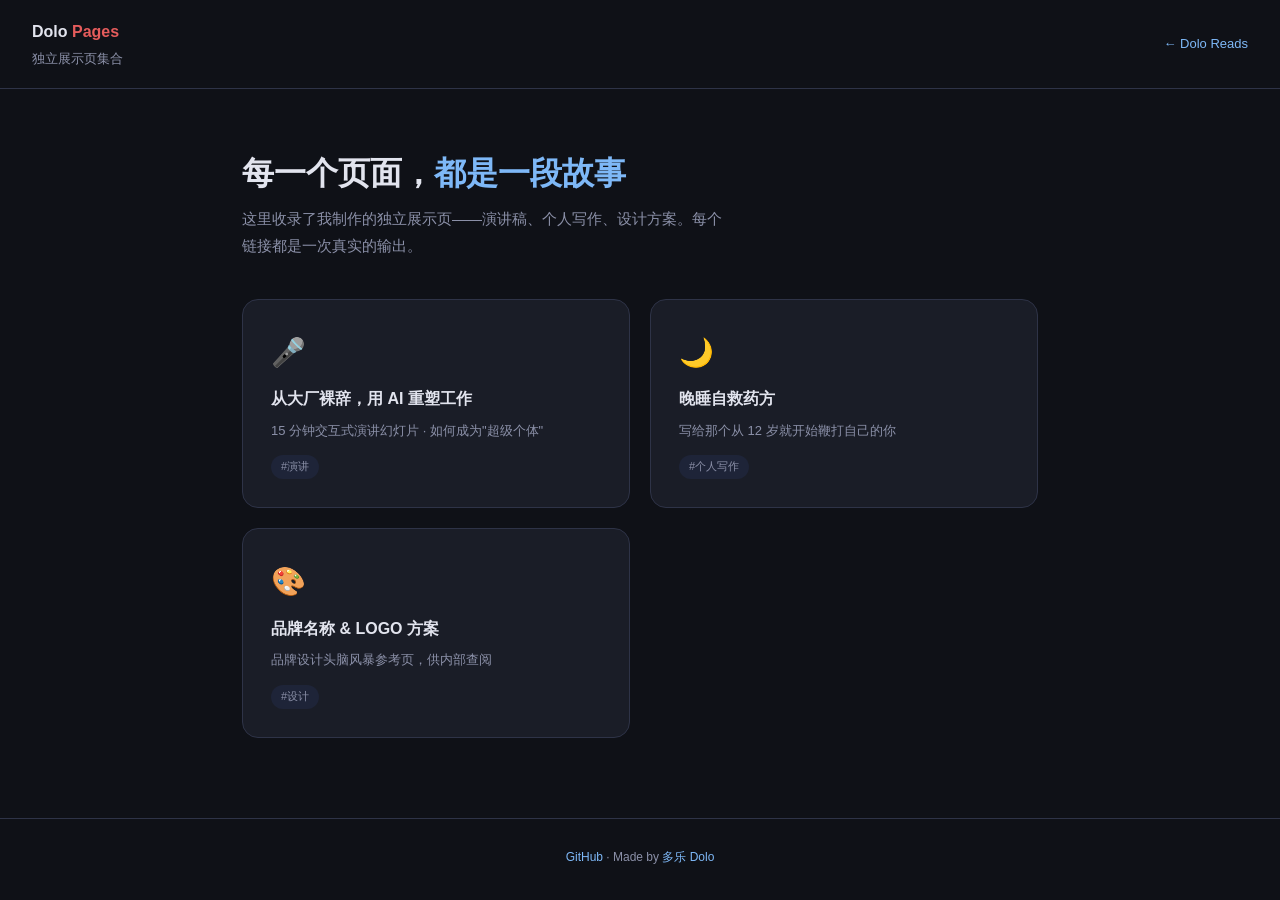
<file: index.html>
<!DOCTYPE html>
<html lang="zh-CN">
<head>
  <meta charset="UTF-8" />
  <meta name="viewport" content="width=device-width, initial-scale=1.0" />
  <title>Dolo Pages · 独立展示页集合</title>
  <style>
    :root {
      --bg: #0f1117;
      --surface: #1a1d27;
      --border: #2e3347;
      --accent: #7eb8f7;
      --accent2: #e55c5c;
      --text: #e2e4ee;
      --text-muted: #8b90a8;
      --tag-bg: #1e2438;
    }
    * { box-sizing: border-box; margin: 0; padding: 0; }
    body {
      background: var(--bg); color: var(--text);
      font-family: 'PingFang SC','Hiragino Sans GB','Microsoft YaHei',-apple-system,sans-serif;
      min-height: 100vh; line-height: 1.8;
    }

    .topbar {
      border-bottom: 1px solid var(--border);
      padding: 18px 32px;
      display: flex; align-items: center; gap: 12px;
    }
    .topbar-brand { font-size: 16px; font-weight: 700; }
    .topbar-brand span { color: var(--accent2); }
    .topbar-sub { font-size: 13px; color: var(--text-muted); }
    .topbar-link { margin-left: auto; font-size: 13px; color: var(--accent); text-decoration: none; }
    .topbar-link:hover { text-decoration: underline; }

    .hero { padding: 64px 32px 40px; max-width: 860px; margin: 0 auto; }
    .hero h1 { font-size: 2rem; font-weight: 800; margin-bottom: 10px; line-height: 1.3; }
    .hero h1 em { color: var(--accent); font-style: normal; }
    .hero p { color: var(--text-muted); font-size: 15px; max-width: 480px; }

    .grid {
      max-width: 860px; margin: 0 auto;
      display: grid; grid-template-columns: repeat(auto-fill, minmax(260px, 1fr));
      gap: 20px; padding: 0 32px 80px;
    }
    .card {
      background: var(--surface); border: 1px solid var(--border);
      border-radius: 16px; padding: 28px; text-decoration: none;
      transition: border-color .2s, transform .2s;
      display: flex; flex-direction: column; gap: 10px;
    }
    .card:hover { border-color: var(--accent); transform: translateY(-2px); }
    .card-icon { font-size: 28px; }
    .card-title { font-size: 16px; font-weight: 700; color: var(--text); line-height: 1.4; }
    .card-desc { font-size: 13px; color: var(--text-muted); line-height: 1.6; flex: 1; }
    .card-tag {
      display: inline-block; padding: 2px 10px; border-radius: 20px;
      background: var(--tag-bg); color: var(--text-muted); font-size: 11px;
      align-self: flex-start; margin-top: 4px;
    }

    footer {
      text-align: center; padding: 28px; font-size: 12px;
      color: var(--text-muted); border-top: 1px solid var(--border);
    }
    footer a { color: var(--accent); text-decoration: none; }

    @media (max-width: 600px) {
      .hero { padding: 40px 18px 28px; }
      .hero h1 { font-size: 1.5rem; }
      .grid { grid-template-columns: 1fr; padding: 0 18px 60px; }
      .topbar { padding: 14px 18px; }
    }
  </style>
</head>
<body>

<header class="topbar">
  <div>
    <div class="topbar-brand">Dolo <span>Pages</span></div>
    <div class="topbar-sub">独立展示页集合</div>
  </div>
  <a class="topbar-link" href="https://doloressusu.github.io/dolo-reads/">← Dolo Reads</a>
</header>

<div class="hero">
  <h1>每一个页面，<em>都是一段故事</em></h1>
  <p>这里收录了我制作的独立展示页——演讲稿、个人写作、设计方案。每个链接都是一次真实的输出。</p>
</div>

<div class="grid">

  <a class="card" href="super-individual-talk/">
    <div class="card-icon">🎤</div>
    <div class="card-title">从大厂裸辞，用 AI 重塑工作</div>
    <div class="card-desc">15 分钟交互式演讲幻灯片 · 如何成为"超级个体"</div>
    <span class="card-tag">#演讲</span>
  </a>

  <a class="card" href="sleep-remedy/">
    <div class="card-icon">🌙</div>
    <div class="card-title">晚睡自救药方</div>
    <div class="card-desc">写给那个从 12 岁就开始鞭打自己的你</div>
    <span class="card-tag">#个人写作</span>
  </a>

  <a class="card" href="brand-brainstorm/">
    <div class="card-icon">🎨</div>
    <div class="card-title">品牌名称 & LOGO 方案</div>
    <div class="card-desc">品牌设计头脑风暴参考页，供内部查阅</div>
    <span class="card-tag">#设计</span>
  </a>

</div>

<footer>
  <a href="https://github.com/DoloresSusu/dolo-pages">GitHub</a> ·
  Made by <a href="https://github.com/DoloresSusu">多乐 Dolo</a>
</footer>

</body>
</html>
</file>
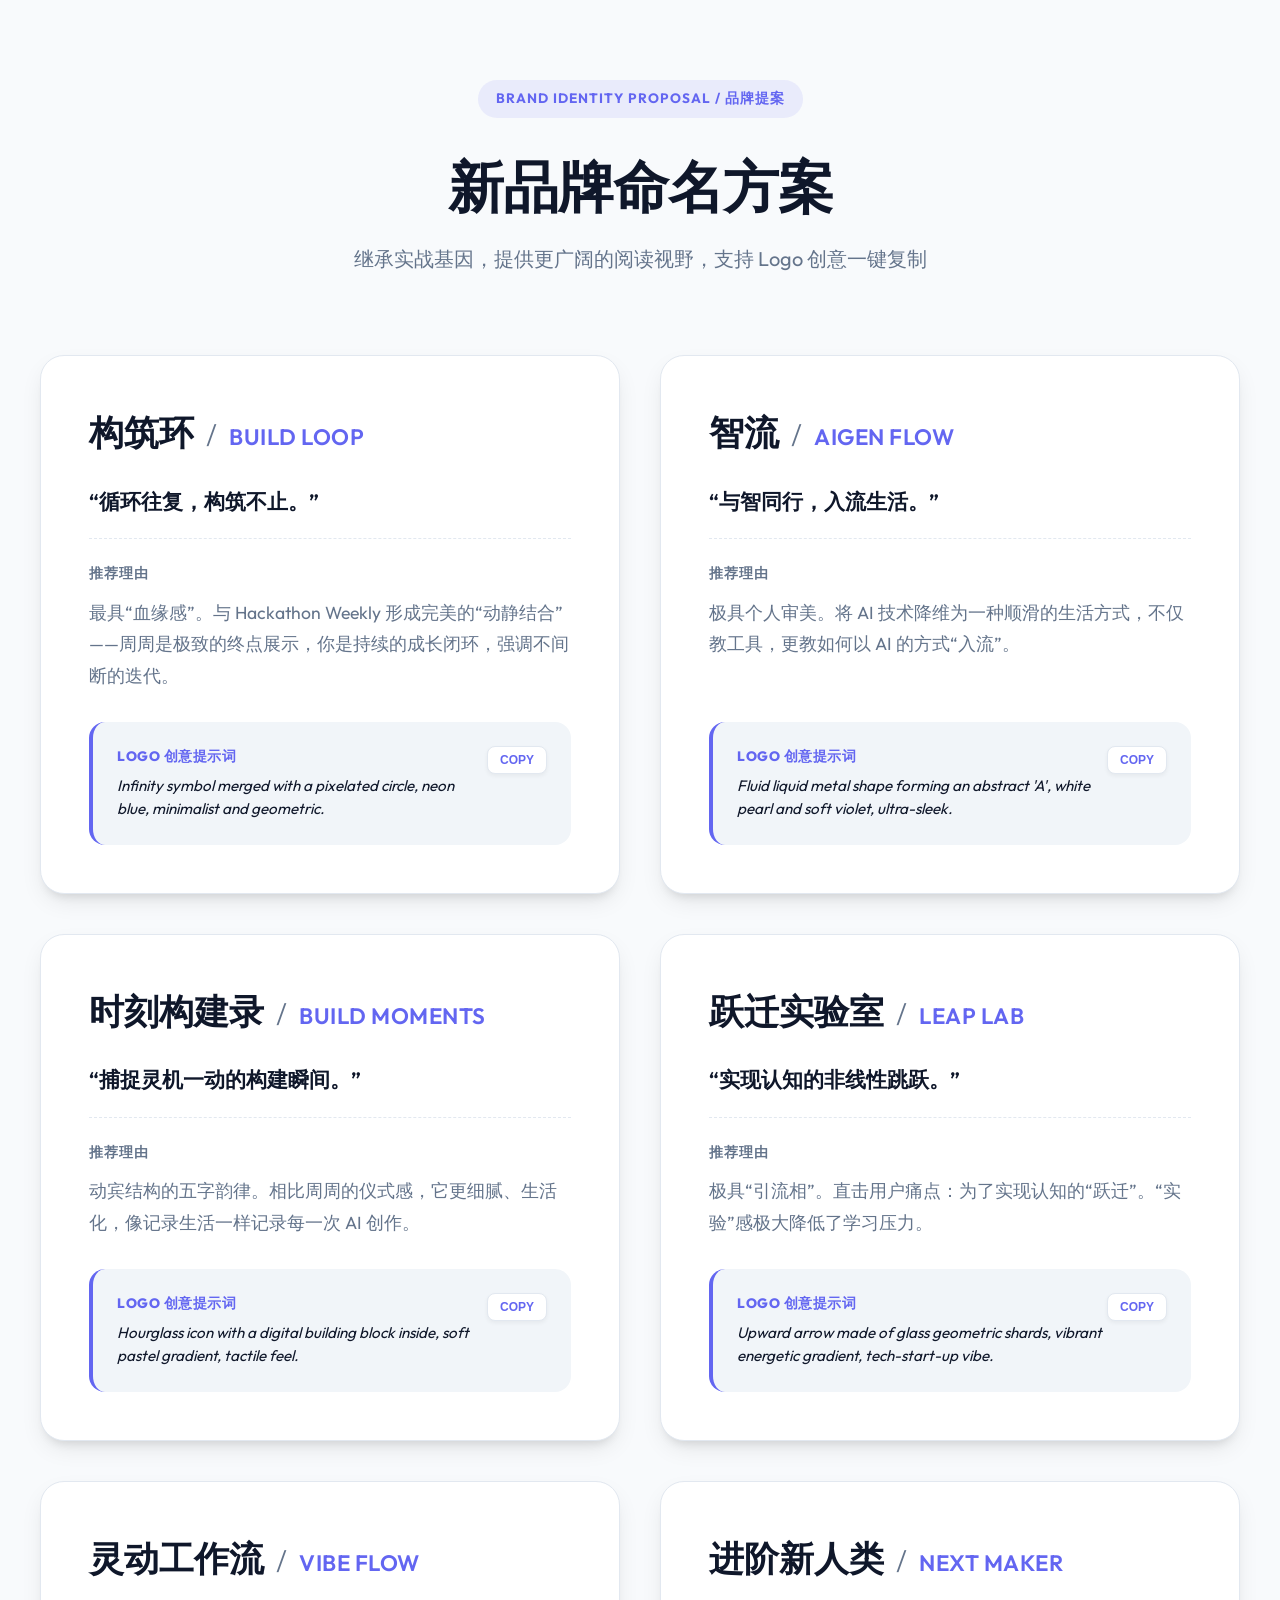
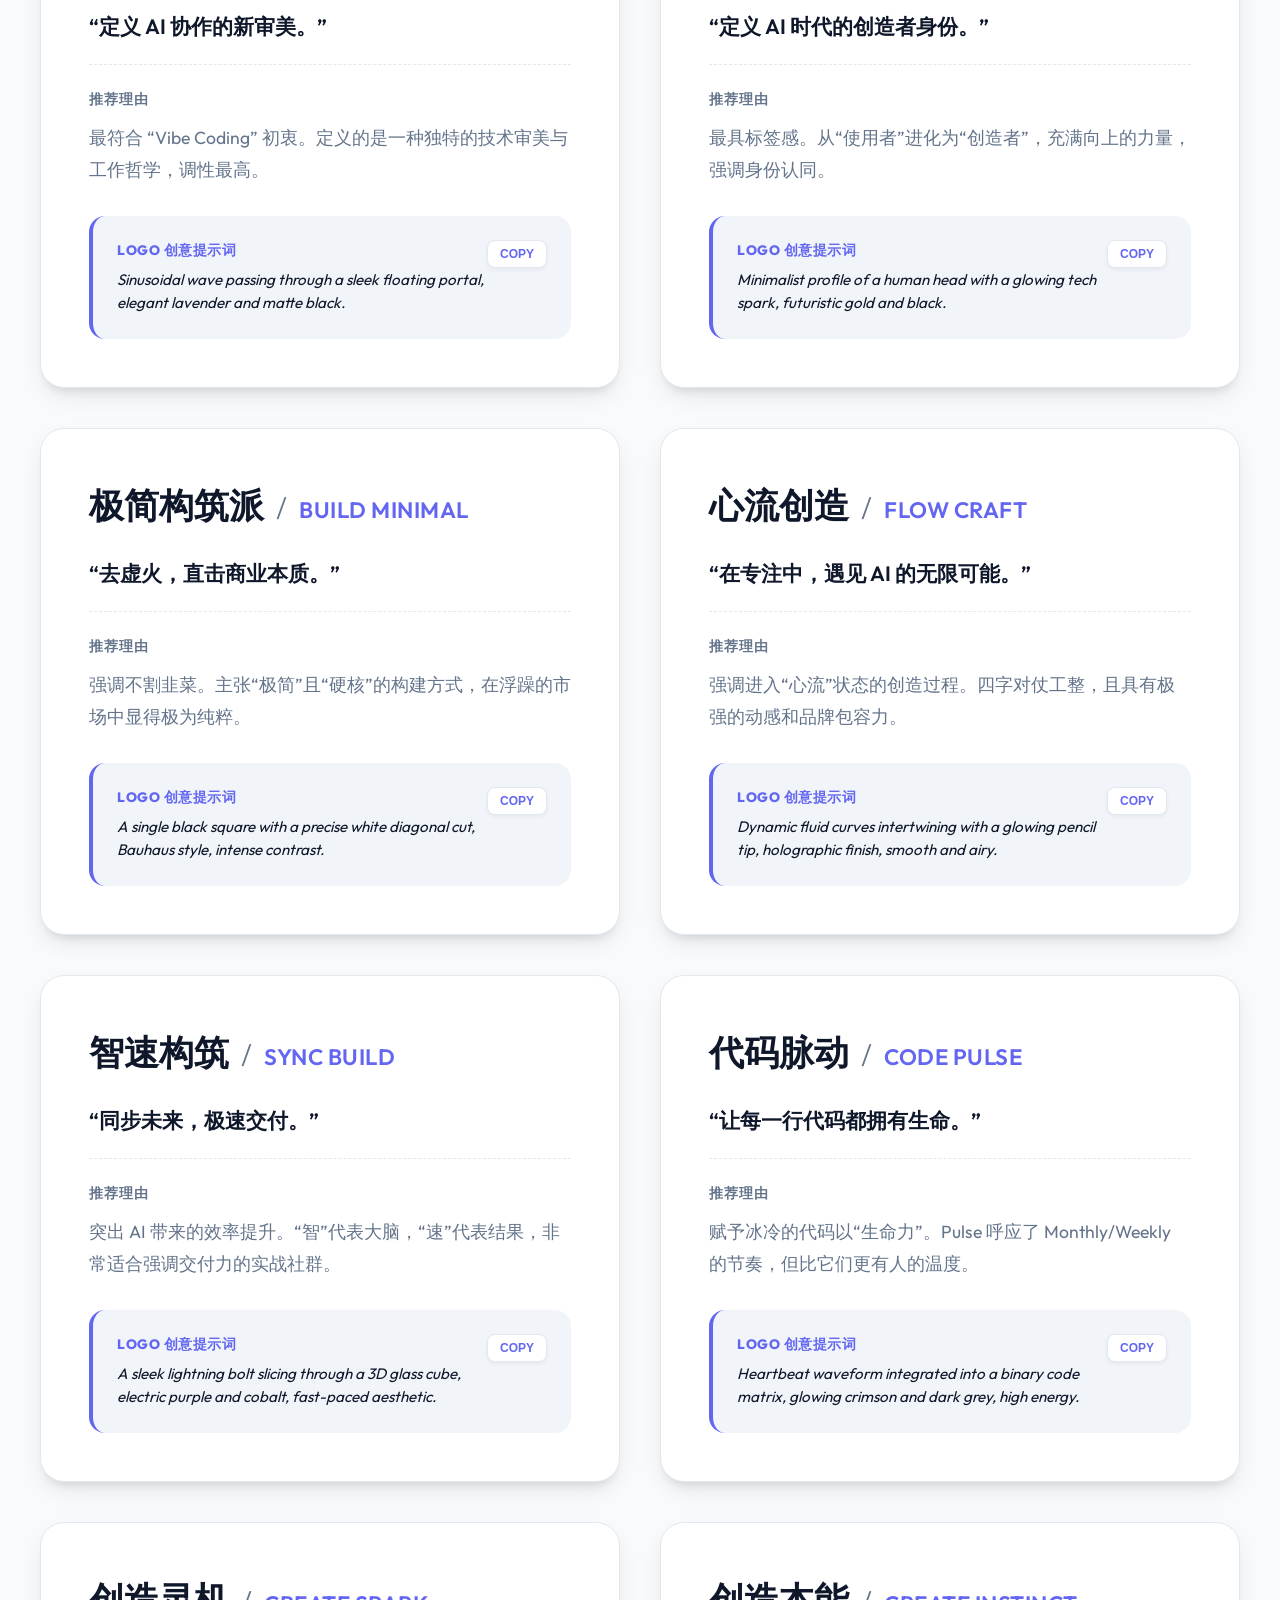
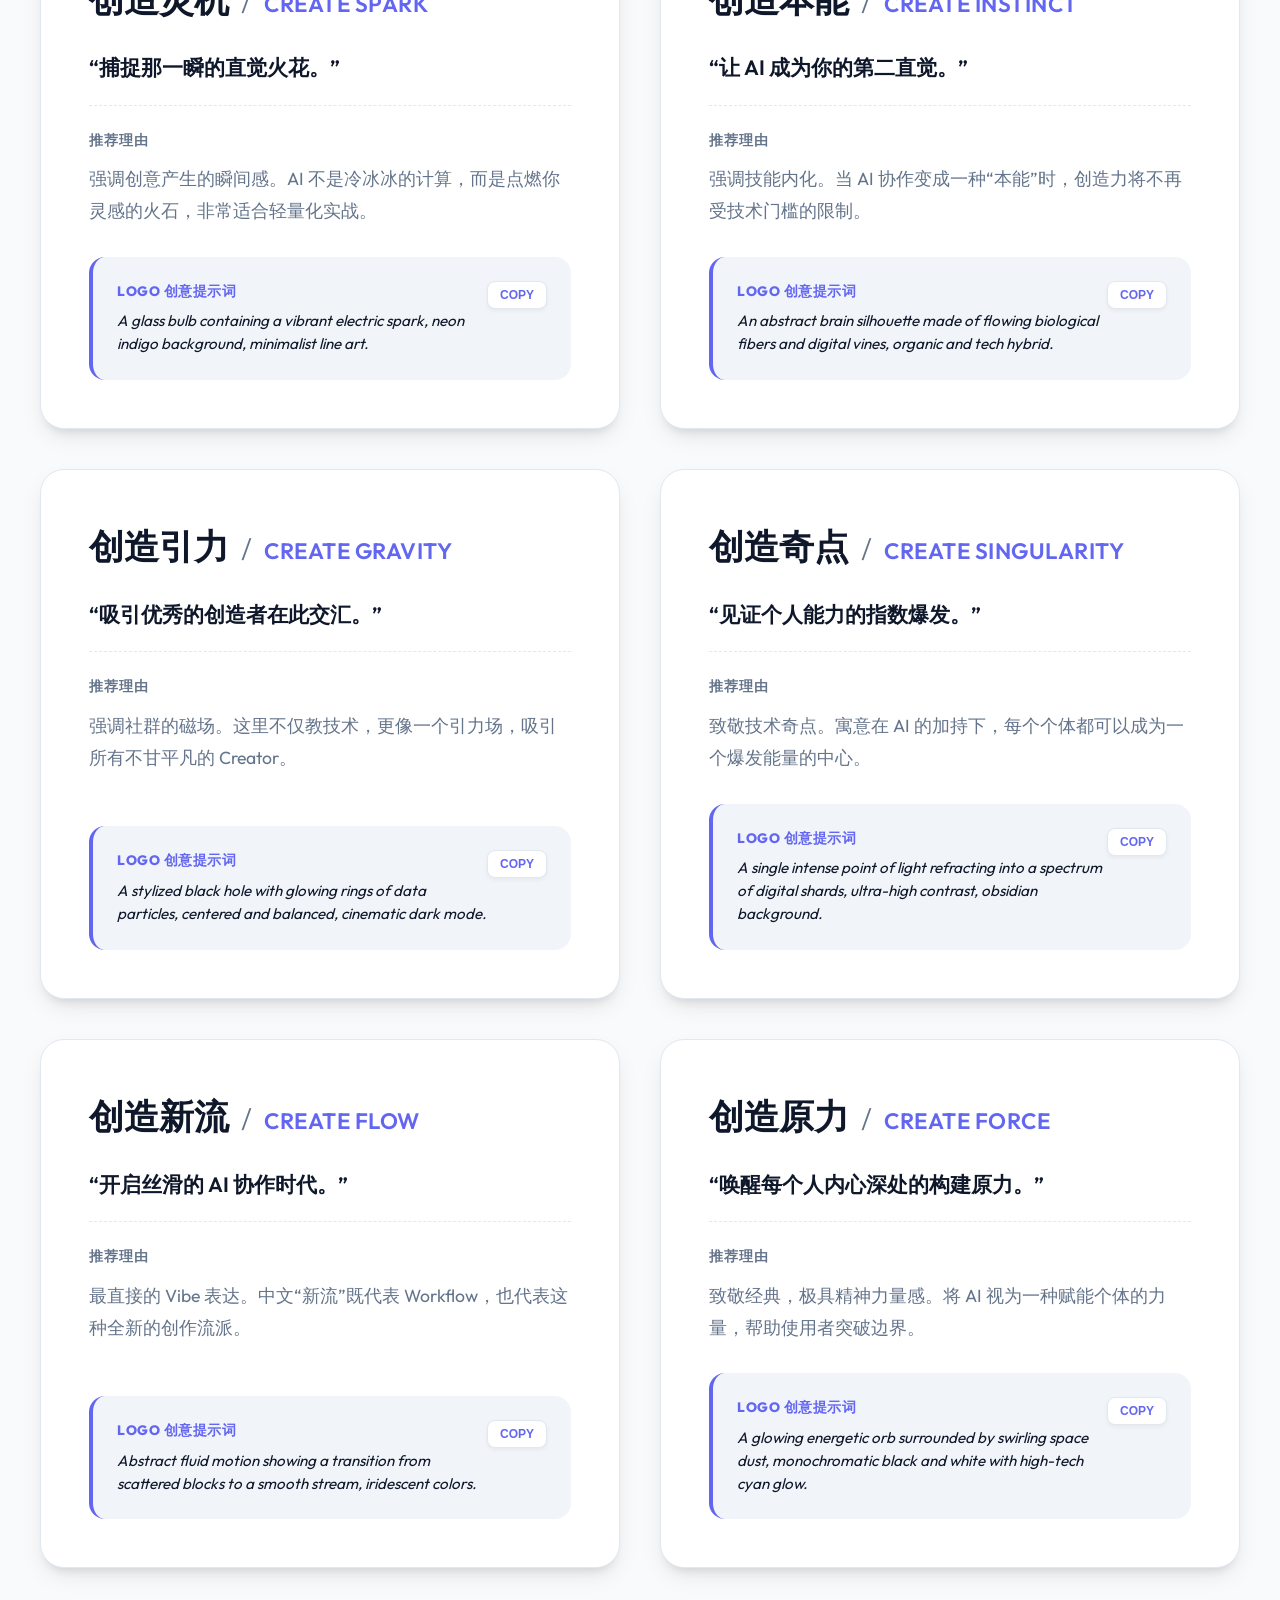
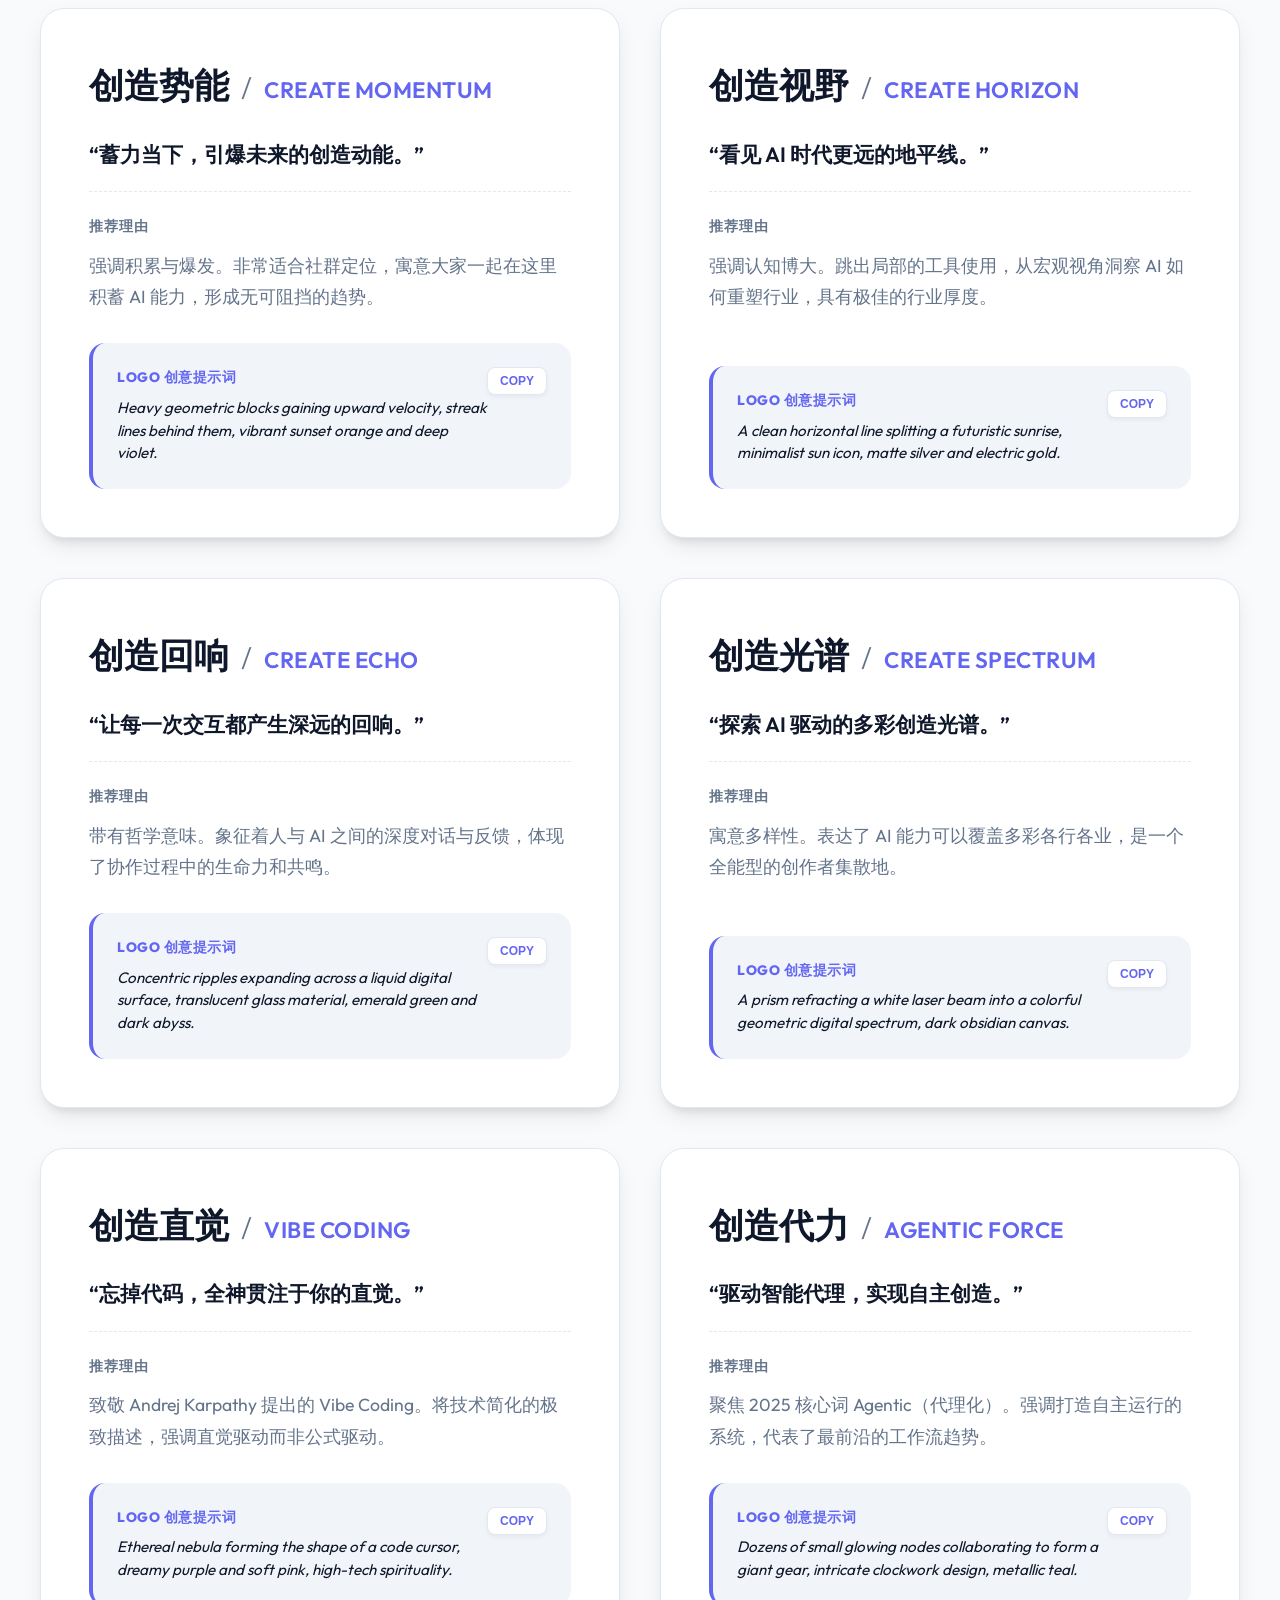
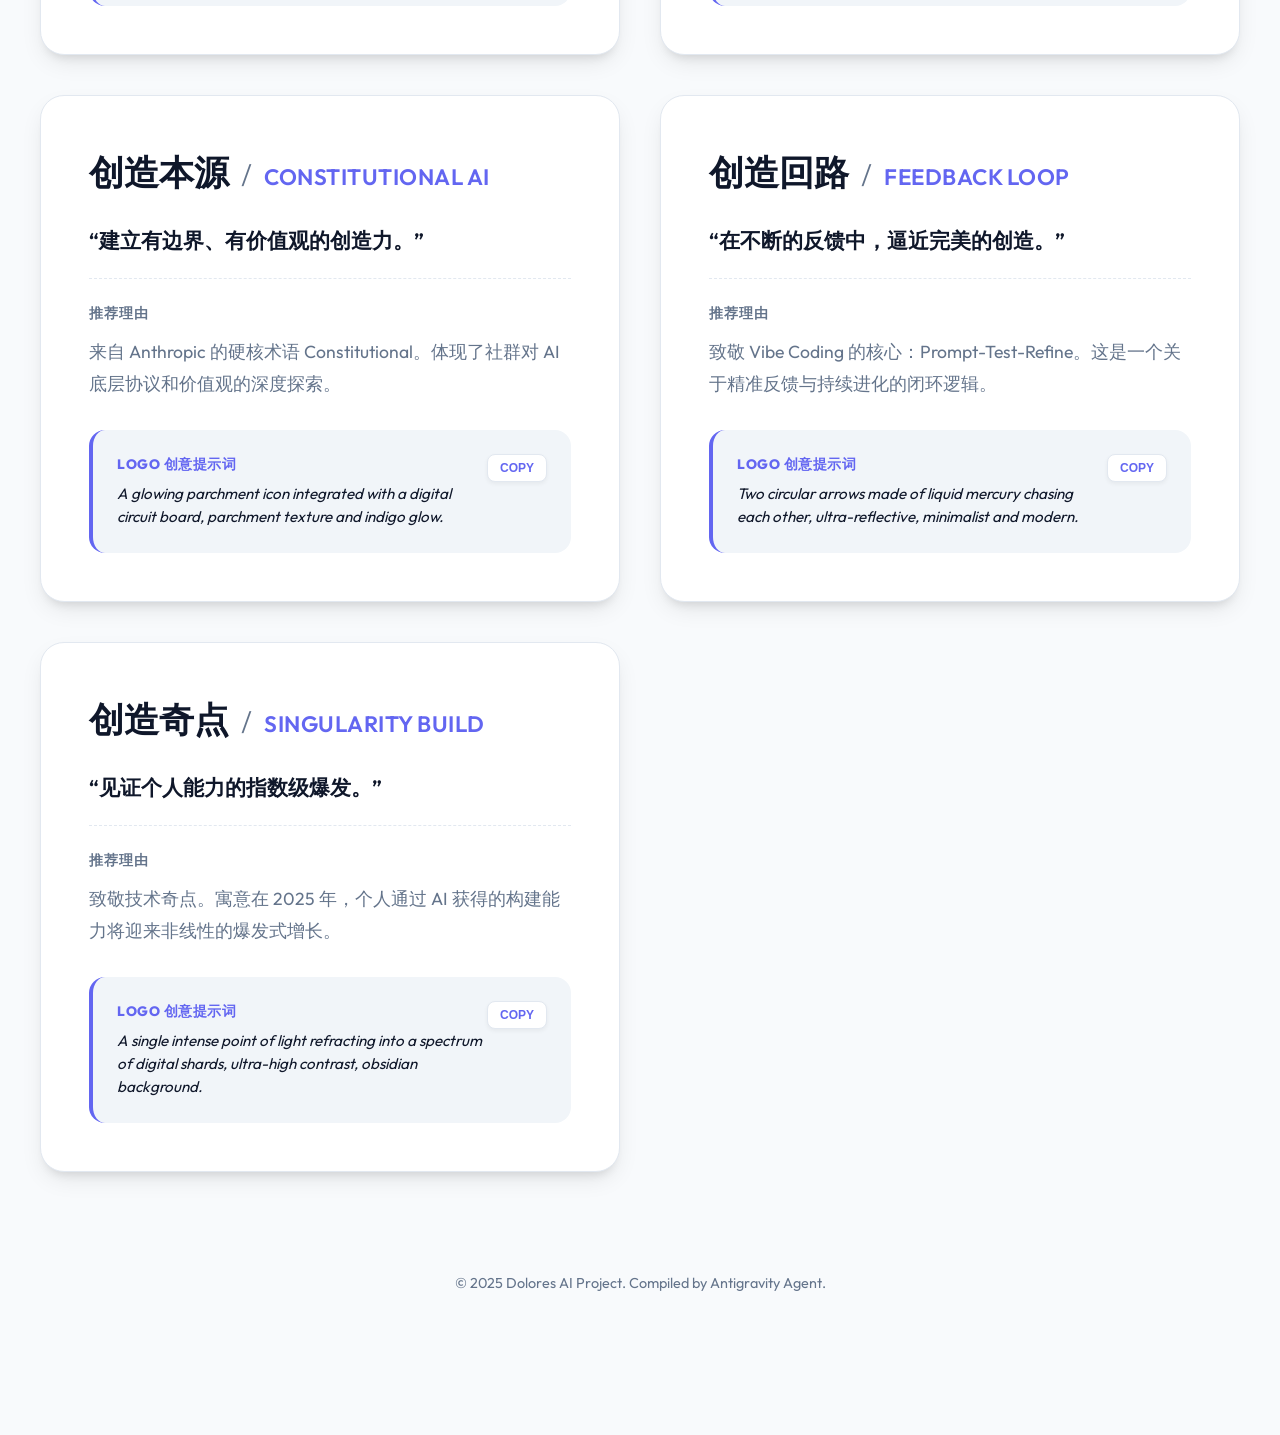
<file: brand-brainstorm/index.html>
<!DOCTYPE html>
<html lang="zh-CN">

<head>
    <meta charset="UTF-8">
    <meta name="viewport" content="width=device-width, initial-scale=1.0">
    <!-- 这里是注释内容 -->
    <title>新品牌命名方案提案 | Creators AI</title>
    <link rel="preconnect" href="https://fonts.googleapis.com">
    <link rel="preconnect" href="https://fonts.gstatic.com" crossorigin>
    <link
        href="https://fonts.googleapis.com/css2?family=Inter:wght@300;400;600;800&family=Outfit:wght@300;500;700&display=swap"
        rel="stylesheet">
    <style>
        :root {
            --primary: #6366f1;
            --secondary: #4f46e5;
            --accent: #ec4899;
            --bg: #f8fafc;
            --card-bg: #ffffff;
            --card-border: #e2e8f0;
            --text: #0f172a;
            --text-dim: #64748b;
            --shadow: 0 10px 25px -5px rgba(0, 0, 0, 0.1), 0 8px 10px -6px rgba(0, 0, 0, 0.1);
        }

        * {
            margin: 0;
            padding: 0;
            box-sizing: border-box;
        }

        body {
            font-family: 'Outfit', 'Inter', -apple-system, BlinkMacSystemFont, "Segoe UI", Roboto, sans-serif;
            background-color: var(--bg);
            color: var(--text);
            overflow-x: hidden;
            line-height: 1.6;
        }

        .container {
            max-width: 1400px;
            margin: 0 auto;
            padding: 80px 40px;
        }

        header {
            text-align: center;
            margin-bottom: 80px;
            animation: fadeInDown 1s ease-out;
        }

        .badge {
            display: inline-block;
            padding: 8px 18px;
            background: rgba(99, 102, 241, 0.1);
            color: var(--primary);
            border-radius: 30px;
            font-size: 0.85rem;
            font-weight: 700;
            letter-spacing: 1px;
            text-transform: uppercase;
            margin-bottom: 24px;
        }

        h1 {
            font-size: 3.5rem;
            font-weight: 800;
            margin-bottom: 12px;
            color: var(--text);
            letter-spacing: -1px;
        }

        .subtitle {
            font-size: 1.25rem;
            color: var(--text-dim);
            max-width: 800px;
            margin: 0 auto;
        }

        .grid {
            display: grid;
            grid-template-columns: repeat(2, 1fr);
            gap: 40px;
        }

        .card {
            background: var(--card-bg);
            border: 1px solid var(--card-border);
            border-radius: 24px;
            padding: 48px;
            transition: all 0.3s ease;
            position: relative;
            display: flex;
            flex-direction: column;
            box-shadow: var(--shadow);
            animation: fadeInUp 0.8s ease-out backwards;
        }

        .card:hover {
            transform: translateY(-8px);
            box-shadow: 0 20px 50px rgba(0, 0, 0, 0.15);
            border-color: var(--primary);
        }

        .card-header {
            margin-bottom: 24px;
            display: flex;
            align-items: baseline;
            flex-wrap: wrap;
            gap: 12px;
        }

        .cn-name {
            font-size: 2.2rem;
            font-weight: 800;
            color: var(--text);
        }

        .slash {
            color: var(--text-dim);
            font-weight: 300;
            font-size: 1.8rem;
        }

        .en-name {
            font-size: 1.4rem;
            color: var(--primary);
            font-weight: 600;
            letter-spacing: 0.5px;
            text-transform: uppercase;
        }

        .slogan {
            font-size: 1.3rem;
            color: var(--text);
            font-weight: 600;
            margin-bottom: 24px;
            padding-bottom: 20px;
            border-bottom: 1px dashed var(--card-border);
        }

        .reason-box {
            flex-grow: 1;
            margin-bottom: 30px;
        }

        .reason-title {
            font-size: 0.85rem;
            color: var(--text-dim);
            text-transform: uppercase;
            font-weight: 700;
            margin-bottom: 12px;
            display: block;
            letter-spacing: 1px;
        }

        .reason-content {
            font-size: 1.1rem;
            color: var(--text-dim);
            line-height: 1.8;
        }

        .logo-prompt-box {
            background: #f1f5f9;
            padding: 24px;
            border-radius: 16px;
            border-left: 4px solid var(--primary);
            position: relative;
        }

        .logo-prompt-title {
            font-size: 0.85rem;
            font-weight: 800;
            color: var(--primary);
            margin-bottom: 8px;
            display: block;
            text-transform: uppercase;
            letter-spacing: 0.5px;
        }

        .logo-prompt-text {
            font-size: 0.95rem;
            color: var(--text);
            font-style: italic;
            line-height: 1.5;
            padding-right: 60px;
        }

        .copy-btn {
            position: absolute;
            top: 24px;
            right: 24px;
            background: white;
            border: 1px solid var(--card-border);
            color: var(--primary);
            padding: 6px 12px;
            border-radius: 8px;
            font-size: 0.75rem;
            font-weight: 700;
            cursor: pointer;
            transition: all 0.2s;
            box-shadow: 0 2px 4px rgba(0, 0, 0, 0.05);
        }

        .copy-btn:hover {
            background: var(--primary);
            color: white;
            border-color: var(--primary);
        }

        .copy-btn.copied {
            background: #22c55e;
            color: white;
            border-color: #22c55e;
        }

        @keyframes fadeInUp {
            from {
                opacity: 0;
                transform: translateY(30px);
            }

            to {
                opacity: 1;
                transform: translateY(0);
            }
        }

        @keyframes fadeInDown {
            from {
                opacity: 0;
                transform: translateY(-30px);
            }

            to {
                opacity: 1;
                transform: translateY(0);
            }
        }

        footer {
            text-align: center;
            padding: 100px 0 60px;
            color: var(--text-dim);
            font-size: 0.9rem;
        }

        @media (max-width: 1024px) {
            .grid {
                grid-template-columns: 1fr;
            }

            .container {
                padding: 40px 20px;
            }
        }
    </style>
</head>

<body>
    <div class="container">
        <header>
            <div class="badge">Brand Identity Proposal / 品牌提案</div>
            <h1>新品牌命名方案</h1>
            <p class="subtitle">继承实战基因，提供更广阔的阅读视野，支持 Logo 创意一键复制</p>
        </header>

        <div class="grid">
            <!-- Option 1 -->
            <div class="card">
                <div class="card-header">
                    <span class="cn-name">构筑环</span>
                    <span class="slash">/</span>
                    <span class="en-name">BUILD LOOP</span>
                </div>
                <p class="slogan">“循环往复，构筑不止。”</p>
                <div class="reason-box">
                    <span class="reason-title">推荐理由</span>
                    <p class="reason-content">
                        最具“血缘感”。与 Hackathon Weekly 形成完美的“动静结合”——周周是极致的终点展示，你是持续的成长闭环，强调不间断的迭代。
                    </p>
                </div>
                <div class="logo-prompt-box">
                    <span class="logo-prompt-title">Logo 创意提示词</span>
                    <p class="logo-prompt-text" id="prompt-1">Infinity symbol merged with a pixelated circle, neon blue,
                        minimalist and geometric.</p>
                    <button class="copy-btn" onclick="copyText('prompt-1', this)">COPY</button>
                </div>
            </div>

            <!-- Option 2 -->
            <div class="card">
                <div class="card-header">
                    <span class="cn-name">智流</span>
                    <span class="slash">/</span>
                    <span class="en-name">AIGEN FLOW</span>
                </div>
                <p class="slogan">“与智同行，入流生活。”</p>
                <div class="reason-box">
                    <span class="reason-title">推荐理由</span>
                    <p class="reason-content">
                        极具个人审美。将 AI 技术降维为一种顺滑的生活方式，不仅教工具，更教如何以 AI 的方式“入流”。
                    </p>
                </div>
                <div class="logo-prompt-box">
                    <span class="logo-prompt-title">Logo 创意提示词</span>
                    <p class="logo-prompt-text" id="prompt-2">Fluid liquid metal shape forming an abstract 'A', white
                        pearl and soft violet, ultra-sleek.</p>
                    <button class="copy-btn" onclick="copyText('prompt-2', this)">COPY</button>
                </div>
            </div>

            <!-- Option 3 -->
            <div class="card">
                <div class="card-header">
                    <span class="cn-name">时刻构建录</span>
                    <span class="slash">/</span>
                    <span class="en-name">BUILD MOMENTS</span>
                </div>
                <p class="slogan">“捕捉灵机一动的构建瞬间。”</p>
                <div class="reason-box">
                    <span class="reason-title">推荐理由</span>
                    <p class="reason-content">
                        动宾结构的五字韵律。相比周周的仪式感，它更细腻、生活化，像记录生活一样记录每一次 AI 创作。
                    </p>
                </div>
                <div class="logo-prompt-box">
                    <span class="logo-prompt-title">Logo 创意提示词</span>
                    <p class="logo-prompt-text" id="prompt-3">Hourglass icon with a digital building block inside, soft
                        pastel gradient, tactile feel.</p>
                    <button class="copy-btn" onclick="copyText('prompt-3', this)">COPY</button>
                </div>
            </div>

            <!-- Option 4 -->
            <div class="card">
                <div class="card-header">
                    <span class="cn-name">跃迁实验室</span>
                    <span class="slash">/</span>
                    <span class="en-name">LEAP LAB</span>
                </div>
                <p class="slogan">“实现认知的非线性跳跃。”</p>
                <div class="reason-box">
                    <span class="reason-title">推荐理由</span>
                    <p class="reason-content">
                        极具“引流相”。直击用户痛点：为了实现认知的“跃迁”。“实验”感极大降低了学习压力。
                    </p>
                </div>
                <div class="logo-prompt-box">
                    <span class="logo-prompt-title">Logo 创意提示词</span>
                    <p class="logo-prompt-text" id="prompt-4">Upward arrow made of glass geometric shards, vibrant
                        energetic gradient, tech-start-up vibe.</p>
                    <button class="copy-btn" onclick="copyText('prompt-4', this)">COPY</button>
                </div>
            </div>

            <!-- Option 5 -->
            <div class="card">
                <div class="card-header">
                    <span class="cn-name">灵动工作流</span>
                    <span class="slash">/</span>
                    <span class="en-name">VIBE FLOW</span>
                </div>
                <p class="slogan">“定义 AI 协作的新审美。”</p>
                <div class="reason-box">
                    <span class="reason-title">推荐理由</span>
                    <p class="reason-content">
                        最符合 “Vibe Coding” 初衷。定义的是一种独特的技术审美与工作哲学，调性最高。
                    </p>
                </div>
                <div class="logo-prompt-box">
                    <span class="logo-prompt-title">Logo 创意提示词</span>
                    <p class="logo-prompt-text" id="prompt-5">Sinusoidal wave passing through a sleek floating portal,
                        elegant lavender and matte black.</p>
                    <button class="copy-btn" onclick="copyText('prompt-5', this)">COPY</button>
                </div>
            </div>

            <!-- Option 6 -->
            <div class="card">
                <div class="card-header">
                    <span class="cn-name">进阶新人类</span>
                    <span class="slash">/</span>
                    <span class="en-name">NEXT MAKER</span>
                </div>
                <p class="slogan">“定义 AI 时代的创造者身份。”</p>
                <div class="reason-box">
                    <span class="reason-title">推荐理由</span>
                    <p class="reason-content">
                        最具标签感。从“使用者”进化为“创造者”，充满向上的力量，强调身份认同。
                    </p>
                </div>
                <div class="logo-prompt-box">
                    <span class="logo-prompt-title">Logo 创意提示词</span>
                    <p class="logo-prompt-text" id="prompt-6">Minimalist profile of a human head with a glowing tech
                        spark, futuristic gold and black.</p>
                    <button class="copy-btn" onclick="copyText('prompt-6', this)">COPY</button>
                </div>
            </div>

            <!-- Option 7 -->
            <div class="card">
                <div class="card-header">
                    <span class="cn-name">极简构筑派</span>
                    <span class="slash">/</span>
                    <span class="en-name">BUILD MINIMAL</span>
                </div>
                <p class="slogan">“去虚火，直击商业本质。”</p>
                <div class="reason-box">
                    <span class="reason-title">推荐理由</span>
                    <p class="reason-content">
                        强调不割韭菜。主张“极简”且“硬核”的构建方式，在浮躁的市场中显得极为纯粹。
                    </p>
                </div>
                <div class="logo-prompt-box">
                    <span class="logo-prompt-title">Logo 创意提示词</span>
                    <p class="logo-prompt-text" id="prompt-7">A single black square with a precise white diagonal cut,
                        Bauhaus style, intense contrast.</p>
                    <button class="copy-btn" onclick="copyText('prompt-7', this)">COPY</button>
                </div>
            </div>

            <!-- Option 8 -->
            <div class="card">
                <div class="card-header">
                    <span class="cn-name">心流创造</span>
                    <span class="slash">/</span>
                    <span class="en-name">FLOW CRAFT</span>
                </div>
                <p class="slogan">“在专注中，遇见 AI 的无限可能。”</p>
                <div class="reason-box">
                    <span class="reason-title">推荐理由</span>
                    <p class="reason-content">
                        强调进入“心流”状态的创造过程。四字对仗工整，且具有极强的动感和品牌包容力。
                    </p>
                </div>
                <div class="logo-prompt-box">
                    <span class="logo-prompt-title">Logo 创意提示词</span>
                    <p class="logo-prompt-text" id="prompt-8">Dynamic fluid curves intertwining with a glowing pencil
                        tip, holographic finish, smooth and airy.</p>
                    <button class="copy-btn" onclick="copyText('prompt-8', this)">COPY</button>
                </div>
            </div>

            <!-- Option 9 -->
            <div class="card">
                <div class="card-header">
                    <span class="cn-name">智速构筑</span>
                    <span class="slash">/</span>
                    <span class="en-name">SYNC BUILD</span>
                </div>
                <p class="slogan">“同步未来，极速交付。”</p>
                <div class="reason-box">
                    <span class="reason-title">推荐理由</span>
                    <p class="reason-content">
                        突出 AI 带来的效率提升。“智”代表大脑，“速”代表结果，非常适合强调交付力的实战社群。
                    </p>
                </div>
                <div class="logo-prompt-box">
                    <span class="logo-prompt-title">Logo 创意提示词</span>
                    <p class="logo-prompt-text" id="prompt-9">A sleek lightning bolt slicing through a 3D glass cube,
                        electric purple and cobalt, fast-paced aesthetic.</p>
                    <button class="copy-btn" onclick="copyText('prompt-9', this)">COPY</button>
                </div>
            </div>

            <!-- Option 10 -->
            <div class="card">
                <div class="card-header">
                    <span class="cn-name">代码脉动</span>
                    <span class="slash">/</span>
                    <span class="en-name">CODE PULSE</span>
                </div>
                <p class="slogan">“让每一行代码都拥有生命。”</p>
                <div class="reason-box">
                    <span class="reason-title">推荐理由</span>
                    <p class="reason-content">
                        赋予冰冷的代码以“生命力”。Pulse 呼应了 Monthly/Weekly 的节奏，但比它们更有人的温度。
                    </p>
                </div>
                <div class="logo-prompt-box">
                    <span class="logo-prompt-title">Logo 创意提示词</span>
                    <p class="logo-prompt-text" id="prompt-10">Heartbeat waveform integrated into a binary code matrix,
                        glowing crimson and dark grey, high energy.</p>
                    <button class="copy-btn" onclick="copyText('prompt-10', this)">COPY</button>
                </div>
            </div>

            <!-- Option 11 -->
            <div class="card">
                <div class="card-header">
                    <span class="cn-name">创造灵机</span>
                    <span class="slash">/</span>
                    <span class="en-name">CREATE SPARK</span>
                </div>
                <p class="slogan">“捕捉那一瞬的直觉火花。”</p>
                <div class="reason-box">
                    <span class="reason-title">推荐理由</span>
                    <p class="reason-content">
                        强调创意产生的瞬间感。AI 不是冷冰冰的计算，而是点燃你灵感的火石，非常适合轻量化实战。
                    </p>
                </div>
                <div class="logo-prompt-box">
                    <span class="logo-prompt-title">Logo 创意提示词</span>
                    <p class="logo-prompt-text" id="prompt-11">A glass bulb containing a vibrant electric spark, neon
                        indigo background, minimalist line art.</p>
                    <button class="copy-btn" onclick="copyText('prompt-11', this)">COPY</button>
                </div>
            </div>

            <!-- Option 12 -->
            <div class="card">
                <div class="card-header">
                    <span class="cn-name">创造本能</span>
                    <span class="slash">/</span>
                    <span class="en-name">CREATE INSTINCT</span>
                </div>
                <p class="slogan">“让 AI 成为你的第二直觉。”</p>
                <div class="reason-box">
                    <span class="reason-title">推荐理由</span>
                    <p class="reason-content">
                        强调技能内化。当 AI 协作变成一种“本能”时，创造力将不再受技术门槛的限制。
                    </p>
                </div>
                <div class="logo-prompt-box">
                    <span class="logo-prompt-title">Logo 创意提示词</span>
                    <p class="logo-prompt-text" id="prompt-12">An abstract brain silhouette made of flowing biological
                        fibers and digital vines, organic and tech hybrid.</p>
                    <button class="copy-btn" onclick="copyText('prompt-12', this)">COPY</button>
                </div>
            </div>

            <!-- Option 13 -->
            <div class="card">
                <div class="card-header">
                    <span class="cn-name">创造引力</span>
                    <span class="slash">/</span>
                    <span class="en-name">CREATE GRAVITY</span>
                </div>
                <p class="slogan">“吸引优秀的创造者在此交汇。”</p>
                <div class="reason-box">
                    <span class="reason-title">推荐理由</span>
                    <p class="reason-content">
                        强调社群的磁场。这里不仅教技术，更像一个引力场，吸引所有不甘平凡的 Creator。
                    </p>
                </div>
                <div class="logo-prompt-box">
                    <span class="logo-prompt-title">Logo 创意提示词</span>
                    <p class="logo-prompt-text" id="prompt-13">A stylized black hole with glowing rings of data
                        particles, centered and balanced, cinematic dark mode.</p>
                    <button class="copy-btn" onclick="copyText('prompt-13', this)">COPY</button>
                </div>
            </div>

            <!-- Option 14 -->
            <div class="card">
                <div class="card-header">
                    <span class="cn-name">创造奇点</span>
                    <span class="slash">/</span>
                    <span class="en-name">CREATE SINGULARITY</span>
                </div>
                <p class="slogan">“见证个人能力的指数爆发。”</p>
                <div class="reason-box">
                    <span class="reason-title">推荐理由</span>
                    <p class="reason-content">
                        致敬技术奇点。寓意在 AI 的加持下，每个个体都可以成为一个爆发能量的中心。
                    </p>
                </div>
                <div class="logo-prompt-box">
                    <span class="logo-prompt-title">Logo 创意提示词</span>
                    <p class="logo-prompt-text" id="prompt-14">A single intense point of light refracting into a
                        spectrum of digital shards, ultra-high contrast, obsidian background.</p>
                    <button class="copy-btn" onclick="copyText('prompt-14', this)">COPY</button>
                </div>
            </div>

            <!-- Option 15 -->
            <div class="card">
                <div class="card-header">
                    <span class="cn-name">创造新流</span>
                    <span class="slash">/</span>
                    <span class="en-name">CREATE FLOW</span>
                </div>
                <p class="slogan">“开启丝滑的 AI 协作时代。”</p>
                <div class="reason-box">
                    <span class="reason-title">推荐理由</span>
                    <p class="reason-content">
                        最直接的 Vibe 表达。中文“新流”既代表 Workflow，也代表这种全新的创作流派。
                    </p>
                </div>
                <div class="logo-prompt-box">
                    <span class="logo-prompt-title">Logo 创意提示词</span>
                    <p class="logo-prompt-text" id="prompt-15">Abstract fluid motion showing a transition from scattered
                        blocks to a smooth stream, iridescent colors.</p>
                    <button class="copy-btn" onclick="copyText('prompt-15', this)">COPY</button>
                </div>
            </div>

            <!-- Option 16 -->
            <div class="card">
                <div class="card-header">
                    <span class="cn-name">创造原力</span>
                    <span class="slash">/</span>
                    <span class="en-name">CREATE FORCE</span>
                </div>
                <p class="slogan">“唤醒每个人内心深处的构建原力。”</p>
                <div class="reason-box">
                    <span class="reason-title">推荐理由</span>
                    <p class="reason-content">
                        致敬经典，极具精神力量感。将 AI 视为一种赋能个体的力量，帮助使用者突破边界。
                    </p>
                </div>
                <div class="logo-prompt-box">
                    <span class="logo-prompt-title">Logo 创意提示词</span>
                    <p class="logo-prompt-text" id="prompt-16">A glowing energetic orb surrounded by swirling space
                        dust, monochromatic black and white with high-tech cyan glow.</p>
                    <button class="copy-btn" onclick="copyText('prompt-16', this)">COPY</button>
                </div>
            </div>

            <!-- Option 17 -->
            <div class="card">
                <div class="card-header">
                    <span class="cn-name">创造势能</span>
                    <span class="slash">/</span>
                    <span class="en-name">CREATE MOMENTUM</span>
                </div>
                <p class="slogan">“蓄力当下，引爆未来的创造动能。”</p>
                <div class="reason-box">
                    <span class="reason-title">推荐理由</span>
                    <p class="reason-content">
                        强调积累与爆发。非常适合社群定位，寓意大家一起在这里积蓄 AI 能力，形成无可阻挡的趋势。
                    </p>
                </div>
                <div class="logo-prompt-box">
                    <span class="logo-prompt-title">Logo 创意提示词</span>
                    <p class="logo-prompt-text" id="prompt-17">Heavy geometric blocks gaining upward velocity, streak
                        lines behind them, vibrant sunset orange and deep violet.</p>
                    <button class="copy-btn" onclick="copyText('prompt-17', this)">COPY</button>
                </div>
            </div>

            <!-- Option 18 -->
            <div class="card">
                <div class="card-header">
                    <span class="cn-name">创造视野</span>
                    <span class="slash">/</span>
                    <span class="en-name">CREATE HORIZON</span>
                </div>
                <p class="slogan">“看见 AI 时代更远的地平线。”</p>
                <div class="reason-box">
                    <span class="reason-title">推荐理由</span>
                    <p class="reason-content">
                        强调认知博大。跳出局部的工具使用，从宏观视角洞察 AI 如何重塑行业，具有极佳的行业厚度。
                    </p>
                </div>
                <div class="logo-prompt-box">
                    <span class="logo-prompt-title">Logo 创意提示词</span>
                    <p class="logo-prompt-text" id="prompt-18">A clean horizontal line splitting a futuristic sunrise,
                        minimalist sun icon, matte silver and electric gold.</p>
                    <button class="copy-btn" onclick="copyText('prompt-18', this)">COPY</button>
                </div>
            </div>

            <!-- Option 19 -->
            <div class="card">
                <div class="card-header">
                    <span class="cn-name">创造回响</span>
                    <span class="slash">/</span>
                    <span class="en-name">CREATE ECHO</span>
                </div>
                <p class="slogan">“让每一次交互都产生深远的回响。”</p>
                <div class="reason-box">
                    <span class="reason-title">推荐理由</span>
                    <p class="reason-content">
                        带有哲学意味。象征着人与 AI 之间的深度对话与反馈，体现了协作过程中的生命力和共鸣。
                    </p>
                </div>
                <div class="logo-prompt-box">
                    <span class="logo-prompt-title">Logo 创意提示词</span>
                    <p class="logo-prompt-text" id="prompt-19">Concentric ripples expanding across a liquid digital
                        surface, translucent glass material, emerald green and dark abyss.</p>
                    <button class="copy-btn" onclick="copyText('prompt-19', this)">COPY</button>
                </div>
            </div>

            <!-- Option 20 -->
            <div class="card">
                <div class="card-header">
                    <span class="cn-name">创造光谱</span>
                    <span class="slash">/</span>
                    <span class="en-name">CREATE SPECTRUM</span>
                </div>
                <p class="slogan">“探索 AI 驱动的多彩创造光谱。”</p>
                <div class="reason-box">
                    <span class="reason-title">推荐理由</span>
                    <p class="reason-content">
                        寓意多样性。表达了 AI 能力可以覆盖多彩各行各业，是一个全能型的创作者集散地。
                    </p>
                </div>
                <div class="logo-prompt-box">
                    <span class="logo-prompt-title">Logo 创意提示词</span>
                    <p class="logo-prompt-text" id="prompt-20">A prism refracting a white laser beam into a colorful
                        geometric digital spectrum, dark obsidian canvas.</p>
                    <button class="copy-btn" onclick="copyText('prompt-20', this)">COPY</button>
                </div>
            </div>

            <!-- Option 21 -->
            <div class="card">
                <div class="card-header">
                    <span class="cn-name">创造直觉</span>
                    <span class="slash">/</span>
                    <span class="en-name">VIBE CODING</span>
                </div>
                <p class="slogan">“忘掉代码，全神贯注于你的直觉。”</p>
                <div class="reason-box">
                    <span class="reason-title">推荐理由</span>
                    <p class="reason-content">
                        致敬 Andrej Karpathy 提出的 Vibe Coding。将技术简化的极致描述，强调直觉驱动而非公式驱动。
                    </p>
                </div>
                <div class="logo-prompt-box">
                    <span class="logo-prompt-title">Logo 创意提示词</span>
                    <p class="logo-prompt-text" id="prompt-21">Ethereal nebula forming the shape of a code cursor,
                        dreamy purple and soft pink, high-tech spirituality.</p>
                    <button class="copy-btn" onclick="copyText('prompt-21', this)">COPY</button>
                </div>
            </div>

            <!-- Option 22 -->
            <div class="card">
                <div class="card-header">
                    <span class="cn-name">创造代力</span>
                    <span class="slash">/</span>
                    <span class="en-name">AGENTIC FORCE</span>
                </div>
                <p class="slogan">“驱动智能代理，实现自主创造。”</p>
                <div class="reason-box">
                    <span class="reason-title">推荐理由</span>
                    <p class="reason-content">
                        聚焦 2025 核心词 Agentic（代理化）。强调打造自主运行的系统，代表了最前沿的工作流趋势。
                    </p>
                </div>
                <div class="logo-prompt-box">
                    <span class="logo-prompt-title">Logo 创意提示词</span>
                    <p class="logo-prompt-text" id="prompt-22">Dozens of small glowing nodes collaborating to form a
                        giant gear, intricate clockwork design, metallic teal.</p>
                    <button class="copy-btn" onclick="copyText('prompt-22', this)">COPY</button>
                </div>
            </div>

            <!-- Option 23 -->
            <div class="card">
                <div class="card-header">
                    <span class="cn-name">创造本源</span>
                    <span class="slash">/</span>
                    <span class="en-name">CONSTITUTIONAL AI</span>
                </div>
                <p class="slogan">“建立有边界、有价值观的创造力。”</p>
                <div class="reason-box">
                    <span class="reason-title">推荐理由</span>
                    <p class="reason-content">
                        来自 Anthropic 的硬核术语 Constitutional。体现了社群对 AI 底层协议和价值观的深度探索。
                    </p>
                </div>
                <div class="logo-prompt-box">
                    <span class="logo-prompt-title">Logo 创意提示词</span>
                    <p class="logo-prompt-text" id="prompt-23">A glowing parchment icon integrated with a digital
                        circuit board, parchment texture and indigo glow.</p>
                    <button class="copy-btn" onclick="copyText('prompt-23', this)">COPY</button>
                </div>
            </div>

            <!-- Option 24 -->
            <div class="card">
                <div class="card-header">
                    <span class="cn-name">创造回路</span>
                    <span class="slash">/</span>
                    <span class="en-name">FEEDBACK LOOP</span>
                </div>
                <p class="slogan">“在不断的反馈中，逼近完美的创造。”</p>
                <div class="reason-box">
                    <span class="reason-title">推荐理由</span>
                    <p class="reason-content">
                        致敬 Vibe Coding 的核心：Prompt-Test-Refine。这是一个关于精准反馈与持续进化的闭环逻辑。
                    </p>
                </div>
                <div class="logo-prompt-box">
                    <span class="logo-prompt-title">Logo 创意提示词</span>
                    <p class="logo-prompt-text" id="prompt-24">Two circular arrows made of liquid mercury chasing each
                        other, ultra-reflective, minimalist and modern.</p>
                    <button class="copy-btn" onclick="copyText('prompt-24', this)">COPY</button>
                </div>
            </div>

            <!-- Option 25 -->
            <div class="card">
                <div class="card-header">
                    <span class="cn-name">创造奇点</span>
                    <span class="slash">/</span>
                    <span class="en-name">SINGULARITY BUILD</span>
                </div>
                <p class="slogan">“见证个人能力的指数级爆发。”</p>
                <div class="reason-box">
                    <span class="reason-title">推荐理由</span>
                    <p class="reason-content">
                        致敬技术奇点。寓意在 2025 年，个人通过 AI 获得的构建能力将迎来非线性的爆发式增长。
                    </p>
                </div>
                <div class="logo-prompt-box">
                    <span class="logo-prompt-title">Logo 创意提示词</span>
                    <p class="logo-prompt-text" id="prompt-25">A single intense point of light refracting into a
                        spectrum of digital shards, ultra-high contrast, obsidian background.</p>
                    <button class="copy-btn" onclick="copyText('prompt-25', this)">COPY</button>
                </div>
            </div>
        </div>

        <footer>
            <p>&copy; 2025 Dolores AI Project. Compiled by Antigravity Agent.</p>
        </footer>
    </div>

    <script>
        function copyText(id, btn) {
            const text = document.getElementById(id).innerText;
            navigator.clipboard.writeText(text).then(() => {
                const originalText = btn.innerText;
                btn.innerText = 'COPIED!';
                btn.classList.add('copied');
                setTimeout(() => {
                    btn.innerText = originalText;
                    btn.classList.remove('copied');
                }, 2000);
            }).catch(err => {
                console.error('Failed to copy: ', err);
            });
        }
    </script>
</body>

</html>
</file>
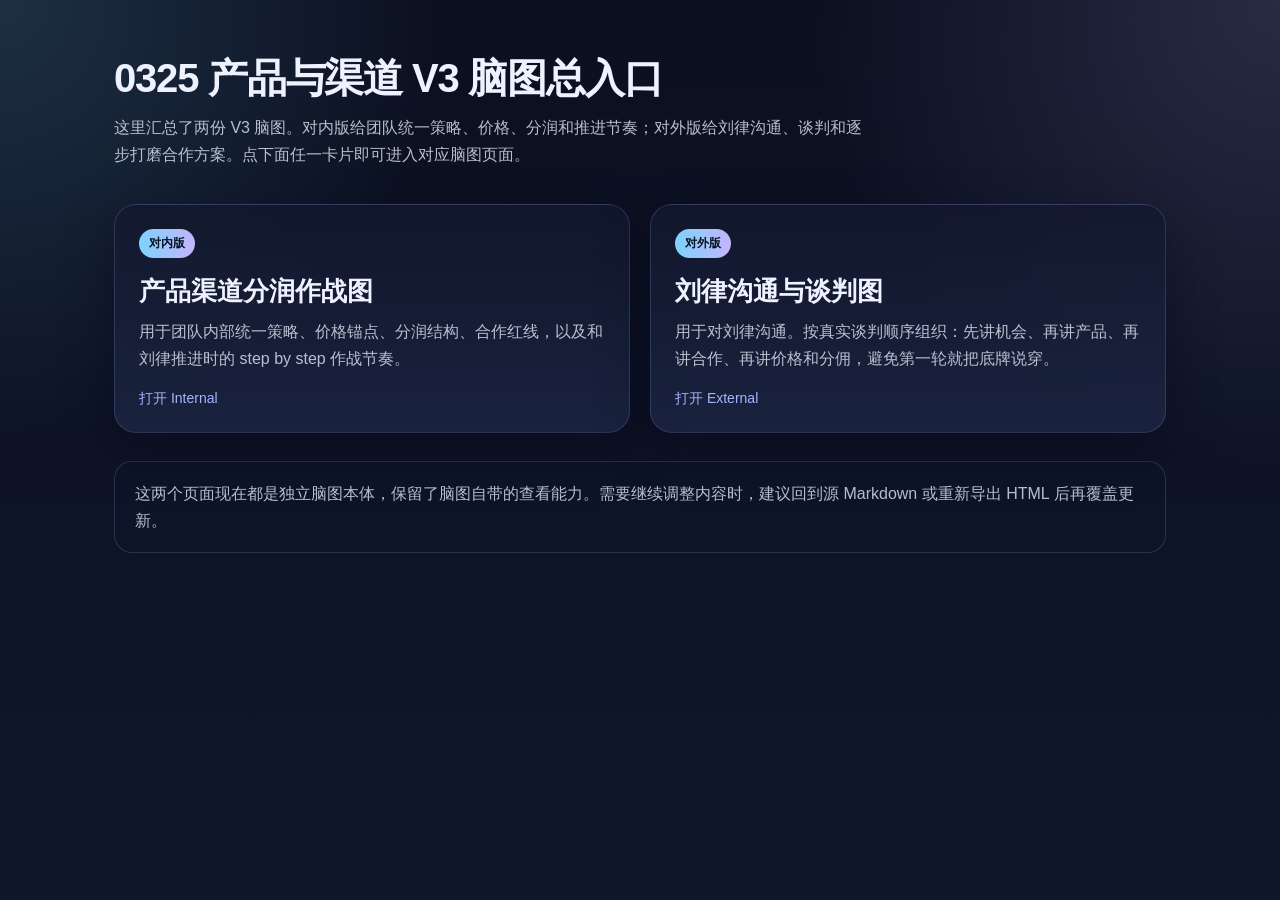
<file: lawyer-v3/index.html>
<!doctype html>
<html lang="zh-CN">
<head>
  <meta charset="utf-8" />
  <meta name="viewport" content="width=device-width, initial-scale=1" />
  <title>0325 产品与渠道 V3 脑图</title>
  <style>
    :root {
      color-scheme: dark;
      --bg: #0b1020;
      --panel: rgba(18, 24, 45, 0.82);
      --panel-2: rgba(31, 40, 73, 0.72);
      --text: #eef2ff;
      --muted: #a5b4fc;
      --line: rgba(165, 180, 252, 0.18);
      --accent: #7dd3fc;
      --accent-2: #c4b5fd;
    }
    * { box-sizing: border-box; }
    body {
      margin: 0;
      font-family: "PingFang SC", "Microsoft YaHei", sans-serif;
      background:
        radial-gradient(circle at top left, rgba(125, 211, 252, 0.16), transparent 28%),
        radial-gradient(circle at top right, rgba(196, 181, 253, 0.16), transparent 30%),
        linear-gradient(180deg, #0b1020 0%, #0f172a 100%);
      color: var(--text);
      min-height: 100vh;
    }
    .wrap {
      max-width: 1100px;
      margin: 0 auto;
      padding: 56px 24px 80px;
    }
    h1 {
      margin: 0 0 14px;
      font-size: 40px;
      line-height: 1.1;
      letter-spacing: -0.03em;
    }
    .lead {
      max-width: 760px;
      margin: 0 0 36px;
      color: rgba(238, 242, 255, 0.76);
      font-size: 16px;
      line-height: 1.7;
    }
    .grid {
      display: grid;
      grid-template-columns: repeat(2, minmax(0, 1fr));
      gap: 20px;
    }
    .card {
      display: block;
      padding: 24px;
      border-radius: 22px;
      background: linear-gradient(180deg, var(--panel), var(--panel-2));
      border: 1px solid var(--line);
      text-decoration: none;
      color: inherit;
      box-shadow: 0 18px 50px rgba(2, 6, 23, 0.35);
      transition: transform 180ms ease, border-color 180ms ease, box-shadow 180ms ease;
    }
    .card:hover {
      transform: translateY(-4px);
      border-color: rgba(125, 211, 252, 0.34);
      box-shadow: 0 24px 60px rgba(2, 6, 23, 0.42);
    }
    .tag {
      display: inline-block;
      padding: 6px 10px;
      border-radius: 999px;
      font-size: 12px;
      color: #06121f;
      background: linear-gradient(90deg, var(--accent), var(--accent-2));
      font-weight: 700;
      margin-bottom: 18px;
    }
    .card h2 {
      margin: 0 0 10px;
      font-size: 26px;
      line-height: 1.2;
    }
    .card p {
      margin: 0 0 18px;
      line-height: 1.7;
      color: rgba(238, 242, 255, 0.76);
    }
    .meta {
      display: flex;
      align-items: center;
      gap: 10px;
      color: var(--muted);
      font-size: 14px;
    }
    .tips {
      margin-top: 28px;
      padding: 18px 20px;
      border-radius: 18px;
      border: 1px solid var(--line);
      background: rgba(15, 23, 42, 0.46);
      color: rgba(238, 242, 255, 0.76);
      line-height: 1.7;
    }
    code {
      font-family: ui-monospace, SFMono-Regular, Menlo, monospace;
      color: #dbeafe;
    }
    @media (max-width: 800px) {
      .grid { grid-template-columns: 1fr; }
      h1 { font-size: 32px; }
    }
  </style>
</head>
<body>
  <main class="wrap">
    <h1>0325 产品与渠道 V3 脑图总入口</h1>
    <p class="lead">这里汇总了两份 V3 脑图。对内版给团队统一策略、价格、分润和推进节奏；对外版给刘律沟通、谈判和逐步打磨合作方案。点下面任一卡片即可进入对应脑图页面。</p>
    <section class="grid">
      <a class="card" href="./internal.html">
        <span class="tag">对内版</span>
        <h2>产品渠道分润作战图</h2>
        <p>用于团队内部统一策略、价格锚点、分润结构、合作红线，以及和刘律推进时的 step by step 作战节奏。</p>
        <div class="meta"><span>打开 Internal</span></div>
      </a>
      <a class="card" href="./external.html">
        <span class="tag">对外版</span>
        <h2>刘律沟通与谈判图</h2>
        <p>用于对刘律沟通。按真实谈判顺序组织：先讲机会、再讲产品、再讲合作、再讲价格和分佣，避免第一轮就把底牌说穿。</p>
        <div class="meta"><span>打开 External</span></div>
      </a>
    </section>
    <section class="tips">
      这两个页面现在都是独立脑图本体，保留了脑图自带的查看能力。需要继续调整内容时，建议回到源 Markdown 或重新导出 HTML 后再覆盖更新。
    </section>
  </main>
</body>
</html>
</file>
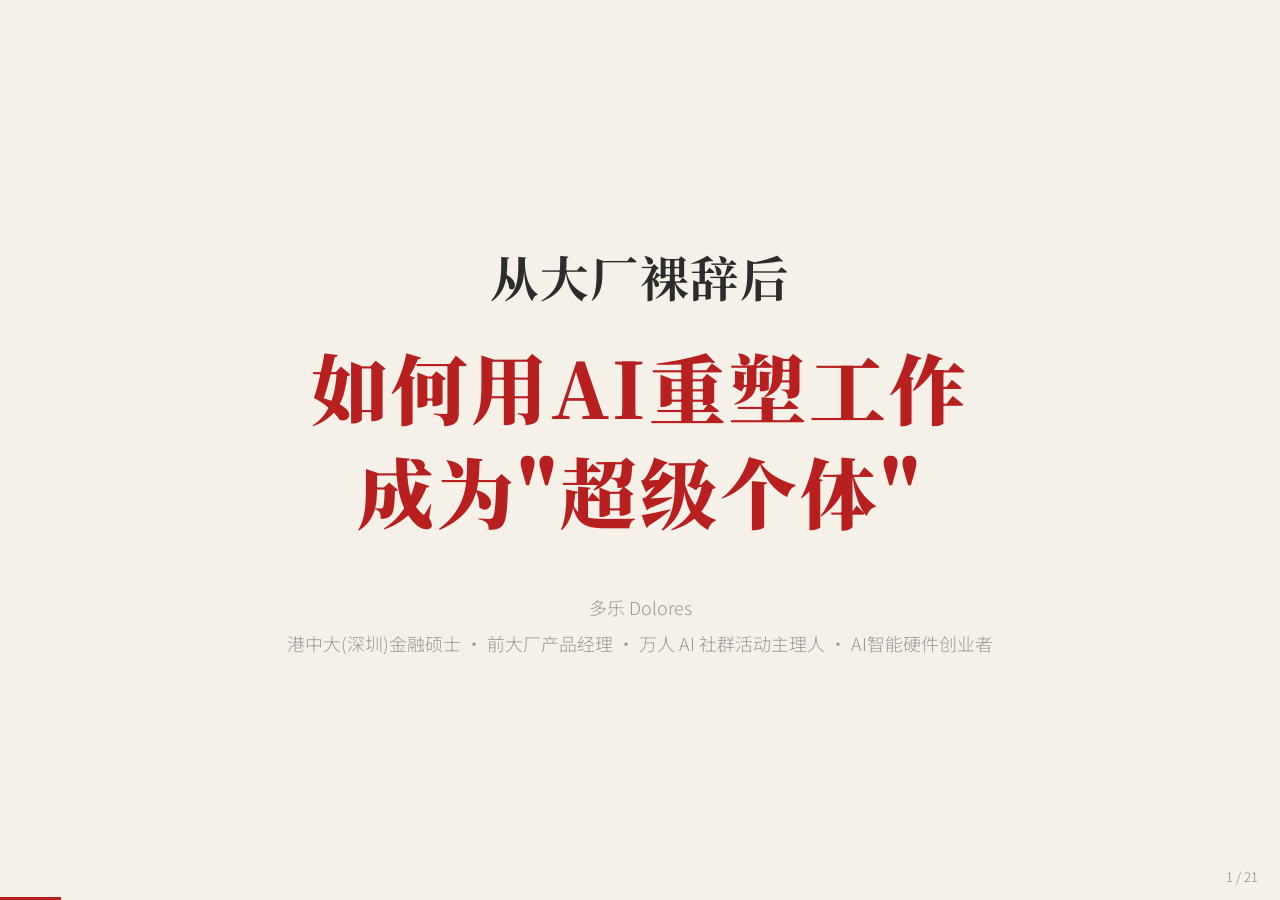
<file: super-individual-talk/index.html>
<!DOCTYPE html>
<html lang="zh-CN">
<head>
<meta charset="UTF-8">
<meta name="viewport" content="width=device-width, initial-scale=1.0">
<title>从大厂裸辞后 — 多乐 Dolores</title>
<link rel="preconnect" href="https://fonts.googleapis.com">
<link rel="preconnect" href="https://fonts.gstatic.com" crossorigin>
<link href="https://fonts.googleapis.com/css2?family=Noto+Serif+SC:wght@400;700;900&family=Noto+Sans+SC:wght@300;400;700&family=Playfair+Display:ital,wght@0,900;1,900&display=swap" rel="stylesheet">
<style>
/* ===== Reset & Base ===== */
*, *::before, *::after { margin: 0; padding: 0; box-sizing: border-box; }

:root {
  --cream: #F5F0E8;
  --dark: #1C1C1C;
  --red: #B82020;
  --text: #2C2C2C;
  --light: #F5F0E8;
  --gray: #999;
  --gray-light: #ccc;
  --serif: 'Noto Serif SC', '宋体', 'SimSun', serif;
  --sans: 'Noto Sans SC', 'PingFang SC', 'Microsoft YaHei', sans-serif;
  --english: 'Playfair Display', 'Georgia', serif;
}

html, body {
  width: 100%; height: 100%;
  overflow: hidden;
  background: var(--dark);
  -webkit-font-smoothing: antialiased;
  -moz-osx-font-smoothing: grayscale;
}

/* ===== Slide Engine ===== */
.deck { position: relative; width: 100%; height: 100%; }

.slide {
  position: absolute; inset: 0;
  display: flex; align-items: center; justify-content: center;
  padding: 60px 100px;
  opacity: 0;
  pointer-events: none;
  transition: opacity 0.6s cubic-bezier(0.4, 0, 0.2, 1);
  background: var(--cream);
  color: var(--text);
  font-family: var(--sans);
}
.slide.active { opacity: 1; pointer-events: auto; }
.slide.dark { background: var(--dark); color: var(--light); }

.inner {
  max-width: 1100px; width: 100%;
  text-align: center;
}
.inner.left { text-align: left; }

/* ===== Typography ===== */
.mega {
  font-family: var(--serif);
  font-weight: 900;
  font-size: clamp(56px, 9vw, 130px);
  line-height: 1.25;
  letter-spacing: 0.06em;
}
.big {
  font-family: var(--serif);
  font-weight: 900;
  font-size: clamp(40px, 6vw, 80px);
  line-height: 1.35;
  letter-spacing: 0.04em;
}
.large {
  font-family: var(--serif);
  font-weight: 700;
  font-size: clamp(28px, 3.8vw, 56px);
  line-height: 1.45;
  letter-spacing: 0.02em;
}
.mid {
  font-family: var(--sans);
  font-weight: 400;
  font-size: clamp(18px, 2.2vw, 32px);
  line-height: 1.7;
}
.sm {
  font-family: var(--sans);
  font-weight: 300;
  font-size: clamp(14px, 1.4vw, 22px);
  line-height: 1.8;
  color: var(--gray);
}
.dark .sm { color: #777; }

.red { color: var(--red); }
.muted { opacity: 0.4; }
.eng { font-family: var(--english); font-style: italic; }
.serif { font-family: var(--serif); }
.bold { font-weight: 700; }
.light { font-weight: 300; }

.spacer-s { height: 16px; }
.spacer { height: 32px; }
.spacer-l { height: 48px; }
.spacer-xl { height: 64px; }

/* ===== Entrance Animation ===== */
.slide.active .fi {
  animation: rise 0.7s cubic-bezier(0.22, 1, 0.36, 1) both;
}
.slide.active .fi:nth-child(2) { animation-delay: 0.1s; }
.slide.active .fi:nth-child(3) { animation-delay: 0.2s; }
.slide.active .fi:nth-child(4) { animation-delay: 0.3s; }
.slide.active .fi:nth-child(5) { animation-delay: 0.4s; }
.slide.active .fi:nth-child(6) { animation-delay: 0.5s; }
.slide.active .fi:nth-child(7) { animation-delay: 0.6s; }

@keyframes rise {
  from { opacity: 0; transform: translateY(30px); }
  to   { opacity: 1; transform: translateY(0); }
}

/* ===== Components ===== */

/* Progress Bar */
.progress {
  position: fixed; bottom: 0; left: 0; height: 3px;
  background: var(--red);
  transition: width 0.5s cubic-bezier(0.4, 0, 0.2, 1);
  z-index: 100;
}

/* Slide Counter */
.counter {
  position: fixed; bottom: 14px; right: 22px;
  font-family: var(--sans); font-size: 13px; font-weight: 300;
  color: #888; z-index: 100;
  transition: color 0.6s;
}
.counter.on-dark { color: #555; }

/* Keyboard Hint */
.hint {
  position: fixed; bottom: 36px; left: 50%;
  transform: translateX(-50%);
  background: rgba(0,0,0,0.75); color: #ddd;
  padding: 10px 28px; border-radius: 8px;
  font-family: var(--sans); font-size: 13px; letter-spacing: 0.5px;
  z-index: 200;
  transition: opacity 0.8s;
}
.hint.hide { opacity: 0; pointer-events: none; }

/* Asset Placeholder */
.placeholder {
  border: 2px dashed var(--gray-light);
  border-radius: 16px;
  padding: 48px 32px;
  color: #bbb;
  font-size: 15px;
  display: flex; align-items: center; justify-content: center;
  flex-direction: column; gap: 12px;
  min-height: 200px;
  font-family: var(--sans);
}
.placeholder .icon { font-size: 36px; opacity: 0.4; }
.dark .placeholder { border-color: #444; color: #555; }

/* Video */
.video-box {
  width: 100%; max-width: 720px; margin: 0 auto;
  border-radius: 12px; overflow: hidden;
  background: #000;
}
.video-box video { width: 100%; display: block; }

/* QR Grid */
.qr-grid {
  display: flex; gap: 64px;
  justify-content: center; align-items: flex-start;
  flex-wrap: wrap;
}
.qr-item { text-align: center; }
.qr-item .placeholder {
  width: 180px; height: 180px; min-height: auto;
  padding: 20px; margin-bottom: 12px;
}
.qr-item .placeholder img {
  width: 100%; height: 100%; object-fit: contain;
  display: block;
}

/* Leverage Grid */
.lev-grid {
  display: grid;
  grid-template-columns: 1fr 1fr;
  gap: 24px 48px;
  max-width: 700px; margin: 0 auto;
  text-align: center;
}
.lev-card {
  padding: 28px 20px;
  border-radius: 12px;
  border: 1.5px solid #ddd;
}
.lev-card.old { opacity: 0.45; }
.lev-card.new { border-color: var(--red); }
.lev-card .label {
  font-family: var(--serif); font-weight: 900;
  font-size: clamp(28px, 4vw, 48px);
  letter-spacing: 0.08em;
}
.lev-card .new .label { color: var(--red); }
.lev-card .desc {
  font-size: clamp(13px, 1.2vw, 17px); color: var(--gray);
  margin-top: 8px;
}

/* Number compare */
.num-row {
  display: flex; align-items: center; justify-content: center;
  gap: clamp(24px, 5vw, 80px);
}
.num-block { text-align: center; }
.num-block .num {
  font-family: var(--serif); font-weight: 900;
  font-size: clamp(64px, 12vw, 160px);
  line-height: 1;
}
.num-block .num-label {
  font-size: clamp(14px, 1.5vw, 22px);
  color: var(--gray); margin-top: 12px;
}
.arrow-right {
  font-size: clamp(32px, 4vw, 56px);
  color: var(--gray); font-weight: 300;
}

/* Two column */
.two-col {
  display: flex; gap: 48px; justify-content: center;
  flex-wrap: wrap;
}
.col { flex: 1; min-width: 260px; max-width: 420px; text-align: left; }
.col-title {
  font-family: var(--serif); font-weight: 700;
  font-size: clamp(20px, 2.5vw, 32px);
  margin-bottom: 16px;
}
.col ul {
  list-style: none; padding: 0;
  font-size: clamp(15px, 1.5vw, 22px); line-height: 2;
}

/* ===== Section Tag (top-left) ===== */
.section-tag {
  position: absolute;
  top: 28px; left: 36px;
  font-family: var(--sans);
  font-size: clamp(12px, 1.1vw, 15px);
  font-weight: 400;
  letter-spacing: 0.5px;
  z-index: 10;
}
.section-tag .tag-num {
  color: var(--red);
  font-weight: 700;
  margin-right: 8px;
}
.section-tag .tag-label { color: #aaa; }
.dark .section-tag .tag-label { color: #555; }

/* ===== Contents / TOC ===== */
.toc {
  display: flex; flex-direction: column; gap: 0;
  max-width: 680px; margin: 0 auto;
  text-align: left;
}
.toc-item {
  display: flex; align-items: baseline; gap: 16px;
  padding: 14px 0;
  border-bottom: 1px solid #e0dbd3;
}
.toc-item:last-child { border-bottom: none; }
.toc-num {
  font-family: var(--serif); font-weight: 900;
  font-size: clamp(14px, 1.5vw, 20px);
  color: var(--red);
  min-width: 28px;
}
.toc-label {
  font-family: var(--serif); font-weight: 700;
  font-size: clamp(18px, 2.2vw, 28px);
  color: var(--text);
}
.toc-sub {
  font-family: var(--sans); font-weight: 300;
  font-size: clamp(13px, 1.2vw, 17px);
  color: var(--gray);
  margin-left: auto;
  white-space: nowrap;
}

/* ===== VoInko Layout ===== */
.voInko-layout {
  display: flex;
  align-items: center;
  justify-content: center;
  gap: clamp(20px, 3vw, 40px);
  max-width: 900px;
  margin: 0 auto;
}
.voInko-photo {
  flex: 0 0 auto;
}
.voInko-photo img {
  height: clamp(200px, 32vh, 360px);
  border-radius: 16px;
  box-shadow: 0 10px 40px rgba(0,0,0,0.12);
  object-fit: cover;
}
.voInko-products {
  flex: 0 0 auto;
  display: flex;
  align-items: center;
  gap: clamp(12px, 2vw, 24px);
}
.voInko-hw {
  height: clamp(140px, 22vh, 240px);
  border-radius: 10px;
  box-shadow: 0 6px 24px rgba(0,0,0,0.10);
  object-fit: contain;
}
.voInko-phone {
  height: clamp(160px, 26vh, 280px);
  border-radius: 16px;
  box-shadow: 0 6px 24px rgba(0,0,0,0.10);
  object-fit: contain;
}

/* ===== Mobile Nav Buttons ===== */
.mobile-nav {
  display: none; /* hidden on desktop */
  position: fixed; bottom: 16px; left: 0; right: 0;
  justify-content: center; gap: 32px;
  z-index: 200;
}
.nav-btn {
  width: 48px; height: 48px;
  border-radius: 50%;
  border: 1.5px solid #ccc;
  background: rgba(255,255,255,0.85);
  backdrop-filter: blur(8px);
  -webkit-backdrop-filter: blur(8px);
  color: var(--text);
  font-size: 24px; line-height: 1;
  cursor: pointer;
  -webkit-tap-highlight-color: transparent;
  transition: border-color 0.2s, background 0.2s;
}
.nav-btn:active { background: rgba(0,0,0,0.08); border-color: var(--red); }

/* ===== Responsive ===== */
@media (max-width: 768px) {
  .slide {
    padding: 32px 24px;
    overflow-y: auto;
    align-items: flex-start;
    -webkit-overflow-scrolling: touch;
  }
  .inner { padding: 40px 0; }

  /* Typography scale down */
  .mega { font-size: clamp(36px, 10vw, 56px); }
  .big  { font-size: clamp(28px, 7vw, 40px); }
  .large { font-size: clamp(22px, 5vw, 32px); }
  .mid  { font-size: clamp(15px, 3.8vw, 20px); }
  .sm   { font-size: clamp(12px, 3vw, 15px); }

  /* TOC: stack label and sub vertically */
  .toc-item {
    flex-wrap: wrap;
    gap: 4px 12px;
    padding: 12px 0;
  }
  .toc-label { font-size: clamp(16px, 4.5vw, 22px); }
  .toc-sub {
    white-space: normal;
    margin-left: 40px;
    font-size: clamp(12px, 3vw, 14px);
  }

  /* Leverage grid */
  .lev-grid { gap: 12px 16px; }
  .lev-card { padding: 16px 12px; }
  .lev-card .label { font-size: clamp(22px, 6vw, 32px); }

  /* Number row */
  .num-row { gap: 16px; }
  .num-block .num { font-size: clamp(48px, 15vw, 80px); }

  /* Two column */
  .two-col { flex-direction: column; align-items: center; gap: 28px; }

  /* QR grid: 3 items in a row on mobile */
  .qr-grid { gap: 16px; }
  .qr-item .placeholder {
    width: 100px; height: 100px;
    padding: 8px; margin-bottom: 8px;
  }

  /* Section tag */
  .section-tag { top: 12px; left: 16px; }

  /* Spacers smaller on mobile */
  .spacer-xl { height: 32px; }
  .spacer-l  { height: 24px; }
  .spacer    { height: 16px; }
  .spacer-s  { height: 8px; }

  /* VoInko layout mobile */
  .voInko-layout { flex-direction: column; gap: 16px; }
  .voInko-photo img { height: clamp(140px, 22vh, 200px); }
  .voInko-products { gap: 10px; }
  .voInko-hw { height: clamp(90px, 14vh, 140px); }
  .voInko-phone { height: clamp(100px, 16vh, 160px); }

  /* Counter & progress */
  .counter { bottom: 10px; right: 14px; font-size: 11px; }
  .hint { display: none; } /* hide keyboard hint on mobile */
  .mobile-nav { display: flex; } /* show nav buttons on mobile */
}
</style>
</head>

<body>
<div class="deck">

<!-- ======================== SLIDE 1: Title ======================== -->
<section class="slide active" data-theme="light">
<div class="inner">
  <div class="fi large" style="margin-bottom: 24px;">从大厂裸辞后</div>
  <div class="fi big red">如何用AI重塑工作<br>成为"超级个体"</div>
  <div class="spacer-l"></div>
  <div class="fi sm">多乐 Dolores</div>
  <div class="fi sm" style="margin-top: 4px;">港中大(深圳)金融硕士 · 前大厂产品经理 · 万人 AI 社群活动主理人 · AI智能硬件创业者</div>
</div>
</section>

<!-- ======================== SLIDE 2: Contents ======================== -->
<section class="slide" data-theme="light">
<div class="inner">
  <div class="fi large red" style="margin-bottom: 40px;">Contents</div>
  <div class="fi toc">
    <div class="toc-item">
      <span class="toc-num">01</span>
      <span class="toc-label">起因 · 困在系统里</span>
      <span class="toc-sub">三级 battle · PUA · 迷惑操作</span>
    </div>
    <div class="toc-item">
      <span class="toc-num">02</span>
      <span class="toc-label">转折 · 想好了就走</span>
      <span class="toc-sub">知行合一</span>
    </div>
    <div class="toc-item">
      <span class="toc-num">03</span>
      <span class="toc-label">觉醒 · 读到 Naval 的那一刻</span>
      <span class="toc-sub">四种杠杆 · AI = 最大杠杆</span>
    </div>
    <div class="toc-item">
      <span class="toc-num">04</span>
      <span class="toc-label">行动 · 成为超级个体</span>
      <span class="toc-sub">用AI重塑工作 · 一个人 = 一支队伍</span>
    </div>
    <div class="toc-item">
      <span class="toc-num">05</span>
      <span class="toc-label">现在 · 好的与真实的</span>
      <span class="toc-sub">VoInko · 头铁</span>
    </div>
    <div class="toc-item">
      <span class="toc-num">06</span>
      <span class="toc-label">感悟 · 每条路都 make sense</span>
      <span class="toc-sub">约束条件 · 目标函数</span>
    </div>
  </div>
</div>
</section>

<!-- ======================== SLIDE 3: 三级Battle ======================== -->
<section class="slide" data-theme="light">
<div class="section-tag"><span class="tag-num">01</span><span class="tag-label">起因 · 困在系统里</span></div>
<div class="inner">
  <div class="fi sm" style="margin-bottom: 24px; letter-spacing: 3px;">大厂日常</div>
  <div class="fi large serif" style="line-height:1.7;">
    "我带着我老板<br>
    还有我老板的老板<br>
    三个级别的人<br>
    跟对方三个级别的人<br>
    <span class="red">battle</span>"
  </div>
</div>
</section>

<!-- ======================== SLIDE 4: 迷惑操作 ======================== -->
<section class="slide" data-theme="light">
<div class="section-tag"><span class="tag-num">01</span><span class="tag-label">起因 · 困在系统里</span></div>
<div class="inner">
  <div class="fi sm" style="margin-bottom: 24px; letter-spacing: 3px;">迷惑操作</div>
  <div class="fi big">一个岗位<br><span class="red">两个人</span></div>
  <div class="spacer"></div>
  <div class="fi mid">完完全全平级 · 没有分工</div>
  <div class="fi mid" style="margin-top:8px;">这俩人还闹矛盾，互相不通气</div>
</div>
</section>

<!-- ======================== SLIDE 5: PUA ======================== -->
<section class="slide dark" data-theme="dark">
<div class="section-tag"><span class="tag-num">01</span><span class="tag-label">起因 · 困在系统里</span></div>
<div class="inner">
  <div class="fi big" style="line-height:1.6;">
    "以前身边都是<span class="red">批评</span>的声音<br>
    我也没得选择"
  </div>
</div>
</section>

<!-- ======================== SLIDE 6: 知行合一 ======================== -->
<section class="slide" data-theme="light">
<div class="section-tag"><span class="tag-num">02</span><span class="tag-label">转折 · 想好了就走</span></div>
<div class="inner">
  <div class="fi mega red">知行合一</div>
  <div class="spacer-l"></div>
  <div class="fi mid">
    "如果有人来问你该不该离职<br>那说明他没想好，答案就是不要离职"
  </div>
  <div class="spacer-s"></div>
  <div class="fi mid"><strong>"真正想好的人，就是会立刻去行动"</strong></div>
</div>
</section>

<!-- ======================== SLIDE 7: Gap + 读书 ======================== -->
<section class="slide" data-theme="light">
<div class="section-tag"><span class="tag-num">03</span><span class="tag-label">觉醒 · 读到 Naval 的那一刻</span></div>
<div class="inner">
  <div class="fi mega muted" style="letter-spacing:0.15em;">GAP</div>
  <div class="spacer"></div>
  <div class="fi large">读了很多书</div>
  <div class="spacer"></div>
  <div class="fi mid">其中一本，振聋发聩——</div>
  <div class="fi large serif red" style="margin-top: 16px;">《纳瓦尔宝典》</div>
</div>
</section>

<!-- ======================== SLIDE 8: 四种杠杆 ======================== -->
<section class="slide" data-theme="light">
<div class="section-tag"><span class="tag-num">03</span><span class="tag-label">觉醒 · 读到 Naval 的那一刻</span></div>
<div class="inner">
  <div class="fi large" style="margin-bottom: 40px;">Naval 的<span class="red">四种杠杆</span></div>
  <div class="fi lev-grid">
    <div class="lev-card old fi">
      <div class="label">劳动力</div>
      <div class="desc">雇人帮你干活</div>
    </div>
    <div class="lev-card old fi">
      <div class="label">资本</div>
      <div class="desc">用钱生钱</div>
    </div>
    <div class="lev-card new fi">
      <div class="label red">代码</div>
      <div class="desc">24小时帮你工作</div>
    </div>
    <div class="lev-card new fi">
      <div class="label red">媒体</div>
      <div class="desc">无限次传播</div>
    </div>
  </div>
  <div class="spacer"></div>
  <div class="fi sm">传统杠杆门槛高 → 新杠杆<strong style="color:var(--text);">不需要许可</strong></div>
</div>
</section>

<!-- ======================== SLIDE 9: AI = 最大杠杆 ======================== -->
<section class="slide dark" data-theme="dark">
<div class="section-tag"><span class="tag-num">03</span><span class="tag-label">觉醒 · 读到 Naval 的那一刻</span></div>
<div class="inner">
  <div class="fi mid" style="color:#888; margin-bottom: 20px;">AI 又是劳动力 · 又能写代码 · 又能做媒体</div>
  <div class="fi mega red" style="letter-spacing: 0.08em;">AI</div>
  <div class="fi big" style="color: var(--light); margin-top: 8px;">= 这个时代的<span class="red">最大杠杆</span></div>
</div>
</section>

<!-- ======================== SLIDE 10: 用AI重塑工作 ======================== -->
<section class="slide" data-theme="light">
<div class="section-tag"><span class="tag-num">04</span><span class="tag-label">行动 · 成为超级个体</span></div>
<div class="inner">
  <div class="fi large" style="margin-bottom: 48px;">用AI<span class="red">重塑工作</span></div>
  <div class="fi two-col" style="gap: 64px;">
    <div class="col" style="max-width: 380px;">
      <div class="col-title red">层面一</div>
      <div class="mid" style="line-height:1.8;">根据 Naval 的理论<br><strong>定制独一无二的工作</strong></div>
    </div>
    <div class="col" style="max-width: 380px;">
      <div class="col-title red">层面二</div>
      <div class="mid" style="line-height:1.8;">用 AI 工具<br><strong>打造自己的工作流</strong><br>信息的输入与输出</div>
    </div>
  </div>
</div>
</section>

<!-- ======================== SLIDE 11: 番茄钟 ======================== -->
<section class="slide" data-theme="light">
<div class="section-tag"><span class="tag-num">04</span><span class="tag-label">行动 · 成为超级个体</span></div>
<div class="inner">
  <div class="fi mega red" style="font-variant-numeric: tabular-nums;">7.14</div>
  <div class="spacer"></div>
  <div class="fi mid">用 Deepseek 自己写代码、自己 debug</div>
  <div class="fi mid" style="margin-top: 4px;">做出了一个 <strong>iOS 番茄钟 APP</strong></div>
  <div class="spacer-l"></div>
  <div class="fi">
    <!-- 番茄钟 APP 截图 -->
    <div style="max-width:280px; margin:0 auto;">
      <img src="assets/tomato-app.png" alt="番茄钟 APP"
        style="width:100%; border-radius:16px; box-shadow: 0 8px 32px rgba(0,0,0,0.12);"
        onerror="this.style.display='none'; this.nextElementSibling.style.display='flex';">
      <div class="placeholder" style="display:none; min-height:160px;">
        <div class="icon">📱</div>
        <div>请放入 assets/tomato-app.png</div>
      </div>
    </div>
  </div>
</div>
</section>

<!-- ======================== SLIDE 11: Magician ======================== -->
<section class="slide dark" data-theme="dark">
<div class="section-tag"><span class="tag-num">04</span><span class="tag-label">行动 · 成为超级个体</span></div>
<div class="inner">
  <div class="fi mid" style="color:#777;">"每天打开电脑<br>觉得自己好像是一个"</div>
  <div class="spacer"></div>
  <div class="fi mega eng red" style="font-size: clamp(72px, 14vw, 180px);">Magician</div>
</div>
</section>

<!-- ======================== SLIDE 13: 超级个体 ======================== -->
<section class="slide" data-theme="light">
<div class="section-tag"><span class="tag-num">04</span><span class="tag-label">行动 · 成为超级个体</span></div>
<div class="inner">
  <div class="fi large" style="margin-bottom: 12px;"><span class="red">超级个体</span></div>
  <div class="fi mid" style="margin-bottom: 48px; color: var(--gray);">不是什么都自己干的人<br>而是<strong style="color:var(--text);">能借助工具放大自己能力</strong>的人</div>
  <div class="fi" style="display: flex; justify-content: center; gap: clamp(16px, 3vw, 40px); flex-wrap: wrap;">
    <div style="background:#fff; border-radius:12px; padding: 20px 28px; min-width: 140px; box-shadow: 0 2px 12px rgba(0,0,0,0.06);">
      <div style="font-family:var(--serif); font-weight:900; font-size: clamp(18px, 2vw, 26px); color: var(--red);">产品经理</div>
    </div>
    <div style="background:#fff; border-radius:12px; padding: 20px 28px; min-width: 140px; box-shadow: 0 2px 12px rgba(0,0,0,0.06);">
      <div style="font-family:var(--serif); font-weight:900; font-size: clamp(18px, 2vw, 26px); color: var(--red);">交互设计</div>
    </div>
    <div style="background:#fff; border-radius:12px; padding: 20px 28px; min-width: 140px; box-shadow: 0 2px 12px rgba(0,0,0,0.06);">
      <div style="font-family:var(--serif); font-weight:900; font-size: clamp(18px, 2vw, 26px); color: var(--red);">前端开发</div>
    </div>
    <div style="background:#fff; border-radius:12px; padding: 20px 28px; min-width: 140px; box-shadow: 0 2px 12px rgba(0,0,0,0.06);">
      <div style="font-family:var(--serif); font-weight:900; font-size: clamp(18px, 2vw, 26px); color: var(--red);">媒体运营</div>
    </div>
  </div>
  <div class="spacer"></div>
  <div class="fi sm">"一个人能把想法推进到可以拿出来给别人看的程度"</div>
</div>
</section>

<!-- ======================== SLIDE 14: 60 → 100 ======================== -->
<section class="slide" data-theme="light">
<div class="section-tag"><span class="tag-num">04</span><span class="tag-label">行动 · 成为超级个体</span></div>
<div class="inner">
  <div class="fi sm" style="margin-bottom: 40px;">能量调动</div>
  <div class="fi num-row">
    <div class="num-block">
      <div class="num muted">60<span style="font-size:0.5em;">%</span></div>
      <div class="num-label">以前上班</div>
    </div>
    <div class="arrow-right">→</div>
    <div class="num-block">
      <div class="num red">100<span style="font-size:0.5em;">%</span></div>
      <div class="num-label">现在</div>
    </div>
  </div>
</div>
</section>

<!-- ======================== SLIDE 13: VoInko ======================== -->
<section class="slide" data-theme="light">
<div class="section-tag"><span class="tag-num">05</span><span class="tag-label">现在 · 好的与真实的</span></div>
<div class="inner">
  <div class="fi" style="display: flex; align-items: center; justify-content: center; gap: clamp(12px, 2vw, 20px); margin-bottom: 12px;">
    <img src="assets/VoInko_Logo_V1.png" alt="VoInko Logo" style="height: clamp(40px, 5vh, 64px); object-fit: contain;">
    <span class="large" style="font-family: var(--english); font-style: italic; color: var(--text); letter-spacing: 0.02em;">VoInko</span>
  </div>
  <div class="fi mid" style="margin-bottom: 32px;">跟合伙人 · 一个月 · 手搓AI智能软硬件</div>
  <div class="fi voInko-layout">
    <div class="voInko-photo">
      <img src="assets/user_test.png" alt="用户测试">
    </div>
    <div class="voInko-products">
      <img src="assets/voInko1.png" alt="VoInko 硬件端" class="voInko-hw">
      <img src="assets/voInko2.png" alt="VoInko APP端" class="voInko-phone">
    </div>
  </div>
  <div class="fi sm" style="margin-top: 20px;">墨水屏 + 手机APP · 语音录入待办与灵感</div>
</div>
</section>

<!-- ======================== SLIDE 14: 诚实的现在 ======================== -->
<section class="slide" data-theme="light">
<div class="section-tag"><span class="tag-num">05</span><span class="tag-label">现在 · 好的与真实的</span></div>
<div class="inner">
  <div class="fi large" style="margin-bottom: 40px;">诚实的现在</div>
  <div class="fi two-col">
    <div class="col">
      <div class="col-title" style="color: #2a7a2a;">✓ 好的</div>
      <ul>
        <li>这辈子最想做的事情</li>
        <li>可以选择跟舒服的伙伴合作</li>
        <li>时间好像被加速了</li>
      </ul>
    </div>
    <div class="col">
      <div class="col-title" style="color: var(--red);">✗ 真实的</div>
      <ul>
        <li>还没有稳定现金流</li>
        <li>偶尔还是会焦虑</li>
        <li>爸妈不一定完全理解</li>
      </ul>
    </div>
  </div>
</div>
</section>

<!-- ======================== SLIDE 15: 头铁 ======================== -->
<section class="slide" data-theme="light">
<div class="section-tag"><span class="tag-num">05</span><span class="tag-label">现在 · 好的与真实的</span></div>
<div class="inner">
  <div class="fi big" style="line-height:1.6;">
    "我这种非常<span class="red">头铁</span>的行为<br>
    不一定适合每一个人"
  </div>
</div>
</section>

<!-- ======================== SLIDE 16: AI 谄媚实验 ======================== -->
<section class="slide" data-theme="light">
<div class="section-tag"><span class="tag-num">06</span><span class="tag-label">感悟 · 每条路都 make sense</span></div>
<div class="inner">
  <div class="fi sm" style="margin-bottom: 24px; letter-spacing: 3px;">一个实验</div>
  <div class="fi large">让 AI 扮演名人给你建议？</div>
  <div class="spacer"></div>
  <div class="fi mid">它会<span class="red">谄媚</span>你</div>
  <div class="fi mid" style="margin-top:4px; color:var(--gray);">"你不是不够好，而是外部环境有问题"</div>
  <div class="spacer-l"></div>
  <div class="fi large serif">
    "你让 AI 不要谄媚你<br>
    用尖锐的观点来回复你"
  </div>
  <div class="spacer-s"></div>
  <div class="fi large red serif">他就会变成另一副嘴脸</div>
</div>
</section>

<!-- ======================== SLIDE 17: 千万条路 ======================== -->
<section class="slide dark" data-theme="dark">
<div class="section-tag"><span class="tag-num">06</span><span class="tag-label">感悟 · 每条路都 make sense</span></div>
<div class="inner">
  <div class="fi big" style="line-height:1.5;">
    这世界上千万条路<br>
    <span class="red">每条路都 make sense</span>
  </div>
  <div class="spacer-l"></div>
  <div class="fi large" style="color: var(--light); line-height: 1.6;">
    前提是你要知道你的<br>
    <span class="red">约束条件</span>和<span class="red">目标函数</span>
  </div>
</div>
</section>

<!-- ======================== SLIDE 18: 终于 ======================== -->
<section class="slide dark" data-theme="dark">
<div class="section-tag"><span class="tag-num">06</span><span class="tag-label">感悟 · 每条路都 make sense</span></div>
<div class="inner">
  <div class="fi mega red" style="line-height:1.3;">做个勇敢的人<br>允许一切发生</div>
</div>
</section>

<!-- ======================== SLIDE 19: 谢谢 ======================== -->
<section class="slide" data-theme="light">
<div class="inner">
  <div class="fi mega" style="margin-bottom: 20px;">谢谢</div>
  <div class="fi mid" style="margin-bottom: 8px;">我会持续记录一个人用 AI 搞事情的过程</div>
  <div class="fi sm" style="margin-bottom: 40px;">踩过的坑、用过的工具、真实的感受</div>
  <div class="fi large serif" style="margin-bottom: 40px;"><span class="red">Dolo多乐的AI笔记</span></div>
  <div class="fi qr-grid">
    <div class="qr-item">
      <div class="placeholder">
        <img src="assets/qr-personal.png" alt="公众号" onerror="this.style.display='none'; this.parentElement.innerHTML='<div class=icon>📱</div><div>assets/qr-personal.png</div>'">
      </div>
      <div class="sm" style="color: var(--text);">公众号</div>
    </div>
    <div class="qr-item">
      <div class="placeholder">
        <img src="assets/qr-xiaohongshu.png" alt="小红书" onerror="this.style.display='none'; this.parentElement.innerHTML='<div class=icon>📱</div><div>assets/qr-xiaohongshu.png</div>'">
      </div>
      <div class="sm" style="color: var(--text);">小红书</div>
    </div>
    <div class="qr-item">
      <div class="placeholder">
        <img src="assets/qr-voInko.png" alt="VoInko" onerror="this.style.display='none'; this.parentElement.innerHTML='<div class=icon>📱</div><div>assets/qr-voInko.png</div>'">
      </div>
      <div class="sm" style="color: var(--text);">VoInko 公众号</div>
    </div>
  </div>
</div>
</section>

</div><!-- .deck -->

<!-- Progress bar -->
<div class="progress" id="progress"></div>

<!-- Slide counter -->
<div class="counter" id="counter">1 / 21</div>

<!-- Keyboard hint (desktop) -->
<div class="hint" id="hint">← →  翻页　｜　G + 数字  跳页　｜　F  全屏</div>

<!-- Mobile nav buttons -->
<div class="mobile-nav" id="mobile-nav">
  <button class="nav-btn" id="btn-prev" aria-label="上一页">‹</button>
  <button class="nav-btn" id="btn-next" aria-label="下一页">›</button>
</div>

<script>
(function() {
  const slides = document.querySelectorAll('.slide');
  const total = slides.length;
  let current = 0;

  const progress = document.getElementById('progress');
  const counter = document.getElementById('counter');
  const hint = document.getElementById('hint');

  // Hide hint after 4 seconds
  setTimeout(() => hint.classList.add('hide'), 4000);

  function go(index) {
    if (index < 0 || index >= total) return;
    slides[current].classList.remove('active');
    current = index;
    slides[current].classList.add('active');

    // Scroll new slide back to top (for mobile overflow)
    slides[current].scrollTop = 0;

    // Update progress bar
    progress.style.width = ((current + 1) / total * 100) + '%';

    // Update counter
    counter.textContent = (current + 1) + ' / ' + total;

    // Counter color based on slide theme
    const isDark = slides[current].dataset.theme === 'dark';
    counter.classList.toggle('on-dark', isDark);
  }

  function next() { go(current + 1); }
  function prev() { go(current - 1); }

  // Keyboard navigation
  document.addEventListener('keydown', function(e) {
    // Hide hint on any key
    hint.classList.add('hide');

    switch(e.key) {
      case 'ArrowRight': case 'ArrowDown': case ' ': case 'PageDown':
        e.preventDefault(); next(); break;
      case 'ArrowLeft': case 'ArrowUp': case 'PageUp':
        e.preventDefault(); prev(); break;
      case 'Home':
        e.preventDefault(); go(0); break;
      case 'End':
        e.preventDefault(); go(total - 1); break;
      case 'f': case 'F':
        e.preventDefault();
        if (!document.fullscreenElement) {
          document.documentElement.requestFullscreen().catch(()=>{});
        } else {
          document.exitFullscreen();
        }
        break;
    }
  });

  // Touch / swipe support (horizontal only, won't conflict with scroll)
  let touchX = 0, touchY = 0;
  document.addEventListener('touchstart', function(e) {
    touchX = e.changedTouches[0].screenX;
    touchY = e.changedTouches[0].screenY;
  }, { passive: true });

  document.addEventListener('touchend', function(e) {
    const dx = e.changedTouches[0].screenX - touchX;
    const dy = e.changedTouches[0].screenY - touchY;
    // Only trigger swipe if horizontal movement > vertical (not scrolling)
    if (Math.abs(dx) > 50 && Math.abs(dx) > Math.abs(dy) * 1.5) {
      dx < 0 ? next() : prev();
    }
  }, { passive: true });

  // Hide video placeholder if video loads
  const vid = document.querySelector('.video-box video');
  if (vid) {
    vid.addEventListener('loadedmetadata', function() {
      const ph = document.getElementById('video-ph');
      if (ph) ph.style.display = 'none';
    });
    vid.addEventListener('error', function() {
      vid.style.display = 'none';
    }, true);
  }

  // Jump to slide: press G, type number, Enter
  let jumpMode = false;
  let jumpBuf = '';
  document.addEventListener('keydown', function(e) {
    if (jumpMode) {
      if (e.key === 'Enter') {
        const n = parseInt(jumpBuf);
        if (n >= 1 && n <= total) go(n - 1);
        jumpMode = false; jumpBuf = '';
        counter.style.color = '';
        counter.textContent = (current + 1) + ' / ' + total;
      } else if (e.key === 'Escape') {
        jumpMode = false; jumpBuf = '';
        counter.style.color = '';
        counter.textContent = (current + 1) + ' / ' + total;
      } else if (e.key === 'Backspace') {
        jumpBuf = jumpBuf.slice(0, -1);
        counter.textContent = 'Go → ' + (jumpBuf || '_');
      } else if (/\d/.test(e.key)) {
        jumpBuf += e.key;
        counter.textContent = 'Go → ' + jumpBuf;
      }
      e.preventDefault();
      return;
    }
    if (e.key === 'g' && !e.metaKey && !e.ctrlKey) {
      jumpMode = true; jumpBuf = '';
      counter.style.color = 'var(--red)';
      counter.textContent = 'Go → _';
      e.preventDefault();
    }
  }, true);

  // URL hash support: index.html#5 → go to slide 5
  function readHash() {
    const h = parseInt(location.hash.replace('#', ''));
    if (h >= 1 && h <= total) go(h - 1);
  }
  window.addEventListener('hashchange', readHash);

  // Mobile nav buttons
  var btnPrev = document.getElementById('btn-prev');
  var btnNext = document.getElementById('btn-next');
  if (btnPrev) btnPrev.addEventListener('click', prev);
  if (btnNext) btnNext.addEventListener('click', next);

  // Init
  if (location.hash) readHash(); else go(0);
})();
</script>
</body>
</html>
</file>
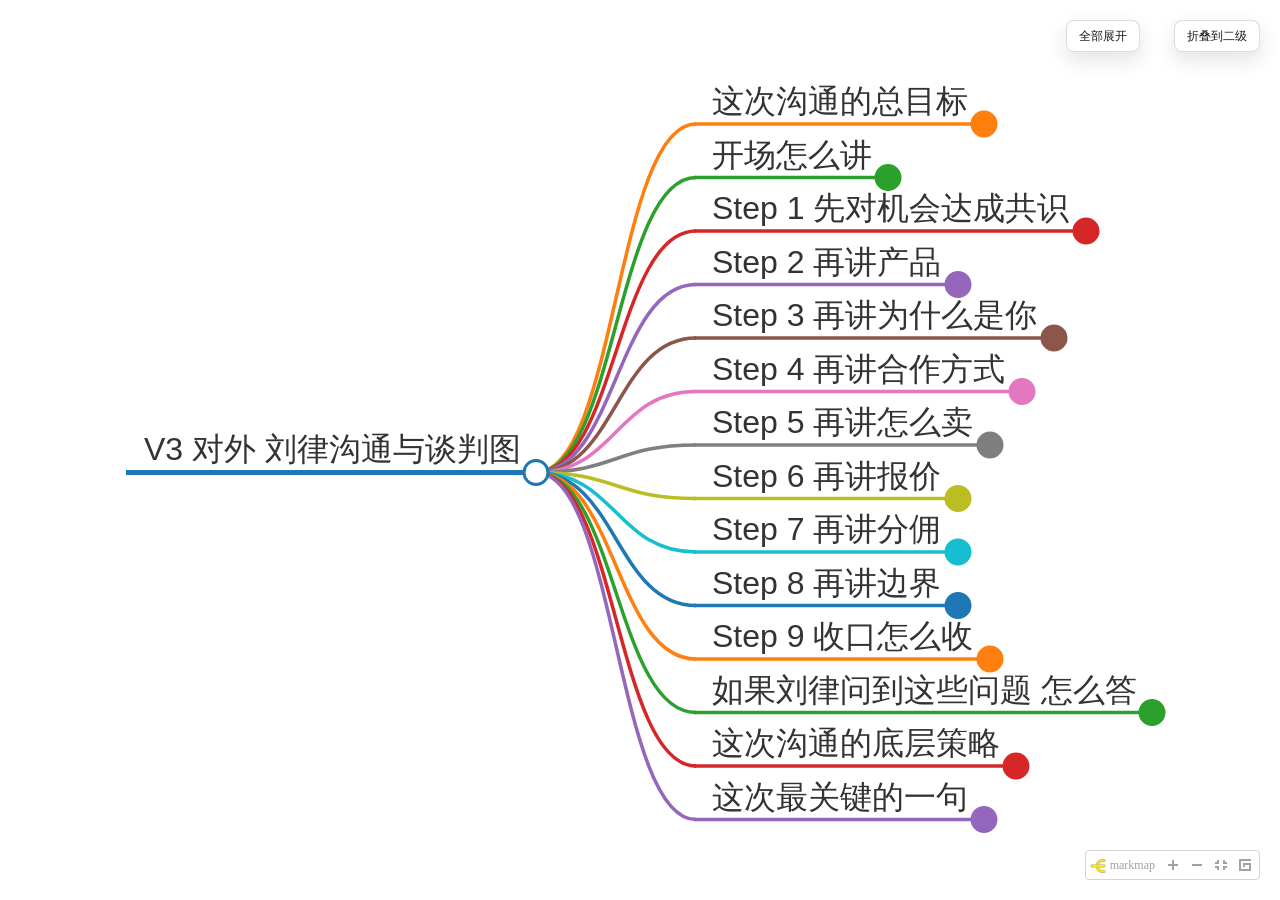
<file: lawyer-v3/external.html>
<!DOCTYPE html>
<html>
<head>
<meta charset="UTF-8">
<meta name="viewport" content="width=device-width, initial-scale=1.0">
<meta http-equiv="X-UA-Compatible" content="ie=edge">
<title>Markmap</title>
<style>
* {
  margin: 0;
  padding: 0;
}
#mindmap {
  display: block;
  width: 100vw;
  height: 100vh;
}
</style>
<style>.mm-toolbar {display:flex;-webkit-user-select:none;-moz-user-select:none;user-select:none;align-items:center;border-width:1px;--un-border-opacity:1;border-color:rgb(212 212 216 / var(--un-border-opacity));border-radius:0.25rem;border-style:solid;--un-bg-opacity:1;background-color:rgb(255 255 255 / var(--un-bg-opacity));padding:0.25rem;line-height:1;
}
  .mm-toolbar:hover {--un-border-opacity:1;border-color:rgb(161 161 170 / var(--un-border-opacity));
  }
  .mm-toolbar svg {display:block;
  }
  .mm-toolbar a {display:inline-block;text-decoration:none;
  }
  .mm-toolbar-brand > img {width:1rem;height:1rem;vertical-align:middle;
    }
  .mm-toolbar-brand > span {padding-left:0.25rem;padding-right:0.25rem;
    }
  .mm-toolbar-brand:not(:first-child), .mm-toolbar-item:not(:first-child) {margin-left:0.25rem;
    }
  .mm-toolbar-brand > *, .mm-toolbar-item > * {min-width:1rem;cursor:pointer;text-align:center;font-size:0.75rem;line-height:1rem;--un-text-opacity:1;color:rgb(161 161 170 / var(--un-text-opacity));
    }
  .mm-toolbar-brand.active,
    .mm-toolbar-brand:hover,
    .mm-toolbar-item.active,
    .mm-toolbar-item:hover {border-radius:0.25rem;--un-bg-opacity:1;background-color:rgb(228 228 231 / var(--un-bg-opacity));
    }
  .mm-toolbar-brand.active > *, .mm-toolbar-brand:hover > *, .mm-toolbar-item.active > *, .mm-toolbar-item:hover > * {--un-text-opacity:1;color:rgb(39 39 42 / var(--un-text-opacity));
      }
  .mm-toolbar-brand.active, .mm-toolbar-item.active {--un-bg-opacity:1;background-color:rgb(212 212 216 / var(--un-bg-opacity));
    }

.markmap-dark .mm-toolbar {--un-border-opacity:1;border-color:rgb(82 82 91 / var(--un-border-opacity));--un-bg-opacity:1;background-color:rgb(39 39 42 / var(--un-bg-opacity));--un-text-opacity:1;color:rgb(161 161 170 / var(--un-text-opacity));
}

.markmap-dark .mm-toolbar:hover {--un-border-opacity:1;border-color:rgb(113 113 122 / var(--un-border-opacity));
  }

.markmap-dark .mm-toolbar > *:hover {--un-bg-opacity:1;background-color:rgb(82 82 91 / var(--un-bg-opacity));
  }

.markmap-dark .mm-toolbar > *:hover > * {--un-text-opacity:1;color:rgb(228 228 231 / var(--un-text-opacity));
    }
</style>
</head>
<body>
<svg id="mindmap"></svg>
<script>// https://d3js.org v7.9.0 Copyright 2010-2023 Mike Bostock
!function(t,n){"object"==typeof exports&&"undefined"!=typeof module?n(exports):"function"==typeof define&&define.amd?define(["exports"],n):n((t="undefined"!=typeof globalThis?globalThis:t||self).d3=t.d3||{})}(this,(function(t){"use strict";function n(t,n){return null==t||null==n?NaN:t<n?-1:t>n?1:t>=n?0:NaN}function e(t,n){return null==t||null==n?NaN:n<t?-1:n>t?1:n>=t?0:NaN}function r(t){let r,o,a;function u(t,n,e=0,i=t.length){if(e<i){if(0!==r(n,n))return i;do{const r=e+i>>>1;o(t[r],n)<0?e=r+1:i=r}while(e<i)}return e}return 2!==t.length?(r=n,o=(e,r)=>n(t(e),r),a=(n,e)=>t(n)-e):(r=t===n||t===e?t:i,o=t,a=t),{left:u,center:function(t,n,e=0,r=t.length){const i=u(t,n,e,r-1);return i>e&&a(t[i-1],n)>-a(t[i],n)?i-1:i},right:function(t,n,e=0,i=t.length){if(e<i){if(0!==r(n,n))return i;do{const r=e+i>>>1;o(t[r],n)<=0?e=r+1:i=r}while(e<i)}return e}}}function i(){return 0}function o(t){return null===t?NaN:+t}const a=r(n),u=a.right,c=a.left,f=r(o).center;var s=u;const l=d(y),h=d((function(t){const n=y(t);return(t,e,r,i,o)=>{n(t,e,(r<<=2)+0,(i<<=2)+0,o<<=2),n(t,e,r+1,i+1,o),n(t,e,r+2,i+2,o),n(t,e,r+3,i+3,o)}}));function d(t){return function(n,e,r=e){if(!((e=+e)>=0))throw new RangeError("invalid rx");if(!((r=+r)>=0))throw new RangeError("invalid ry");let{data:i,width:o,height:a}=n;if(!((o=Math.floor(o))>=0))throw new RangeError("invalid width");if(!((a=Math.floor(void 0!==a?a:i.length/o))>=0))throw new RangeError("invalid height");if(!o||!a||!e&&!r)return n;const u=e&&t(e),c=r&&t(r),f=i.slice();return u&&c?(p(u,f,i,o,a),p(u,i,f,o,a),p(u,f,i,o,a),g(c,i,f,o,a),g(c,f,i,o,a),g(c,i,f,o,a)):u?(p(u,i,f,o,a),p(u,f,i,o,a),p(u,i,f,o,a)):c&&(g(c,i,f,o,a),g(c,f,i,o,a),g(c,i,f,o,a)),n}}function p(t,n,e,r,i){for(let o=0,a=r*i;o<a;)t(n,e,o,o+=r,1)}function g(t,n,e,r,i){for(let o=0,a=r*i;o<r;++o)t(n,e,o,o+a,r)}function y(t){const n=Math.floor(t);if(n===t)return function(t){const n=2*t+1;return(e,r,i,o,a)=>{if(!((o-=a)>=i))return;let u=t*r[i];const c=a*t;for(let t=i,n=i+c;t<n;t+=a)u+=r[Math.min(o,t)];for(let t=i,f=o;t<=f;t+=a)u+=r[Math.min(o,t+c)],e[t]=u/n,u-=r[Math.max(i,t-c)]}}(t);const e=t-n,r=2*t+1;return(t,i,o,a,u)=>{if(!((a-=u)>=o))return;let c=n*i[o];const f=u*n,s=f+u;for(let t=o,n=o+f;t<n;t+=u)c+=i[Math.min(a,t)];for(let n=o,l=a;n<=l;n+=u)c+=i[Math.min(a,n+f)],t[n]=(c+e*(i[Math.max(o,n-s)]+i[Math.min(a,n+s)]))/r,c-=i[Math.max(o,n-f)]}}function v(t,n){let e=0;if(void 0===n)for(let n of t)null!=n&&(n=+n)>=n&&++e;else{let r=-1;for(let i of t)null!=(i=n(i,++r,t))&&(i=+i)>=i&&++e}return e}function _(t){return 0|t.length}function b(t){return!(t>0)}function m(t){return"object"!=typeof t||"length"in t?t:Array.from(t)}function x(t,n){let e,r=0,i=0,o=0;if(void 0===n)for(let n of t)null!=n&&(n=+n)>=n&&(e=n-i,i+=e/++r,o+=e*(n-i));else{let a=-1;for(let u of t)null!=(u=n(u,++a,t))&&(u=+u)>=u&&(e=u-i,i+=e/++r,o+=e*(u-i))}if(r>1)return o/(r-1)}function w(t,n){const e=x(t,n);return e?Math.sqrt(e):e}function M(t,n){let e,r;if(void 0===n)for(const n of t)null!=n&&(void 0===e?n>=n&&(e=r=n):(e>n&&(e=n),r<n&&(r=n)));else{let i=-1;for(let o of t)null!=(o=n(o,++i,t))&&(void 0===e?o>=o&&(e=r=o):(e>o&&(e=o),r<o&&(r=o)))}return[e,r]}class T{constructor(){this._partials=new Float64Array(32),this._n=0}add(t){const n=this._partials;let e=0;for(let r=0;r<this._n&&r<32;r++){const i=n[r],o=t+i,a=Math.abs(t)<Math.abs(i)?t-(o-i):i-(o-t);a&&(n[e++]=a),t=o}return n[e]=t,this._n=e+1,this}valueOf(){const t=this._partials;let n,e,r,i=this._n,o=0;if(i>0){for(o=t[--i];i>0&&(n=o,e=t[--i],o=n+e,r=e-(o-n),!r););i>0&&(r<0&&t[i-1]<0||r>0&&t[i-1]>0)&&(e=2*r,n=o+e,e==n-o&&(o=n))}return o}}class InternMap extends Map{constructor(t,n=N){if(super(),Object.defineProperties(this,{_intern:{value:new Map},_key:{value:n}}),null!=t)for(const[n,e]of t)this.set(n,e)}get(t){return super.get(A(this,t))}has(t){return super.has(A(this,t))}set(t,n){return super.set(S(this,t),n)}delete(t){return super.delete(E(this,t))}}class InternSet extends Set{constructor(t,n=N){if(super(),Object.defineProperties(this,{_intern:{value:new Map},_key:{value:n}}),null!=t)for(const n of t)this.add(n)}has(t){return super.has(A(this,t))}add(t){return super.add(S(this,t))}delete(t){return super.delete(E(this,t))}}function A({_intern:t,_key:n},e){const r=n(e);return t.has(r)?t.get(r):e}function S({_intern:t,_key:n},e){const r=n(e);return t.has(r)?t.get(r):(t.set(r,e),e)}function E({_intern:t,_key:n},e){const r=n(e);return t.has(r)&&(e=t.get(r),t.delete(r)),e}function N(t){return null!==t&&"object"==typeof t?t.valueOf():t}function k(t){return t}function C(t,...n){return F(t,k,k,n)}function P(t,...n){return F(t,Array.from,k,n)}function z(t,n){for(let e=1,r=n.length;e<r;++e)t=t.flatMap((t=>t.pop().map((([n,e])=>[...t,n,e]))));return t}function $(t,n,...e){return F(t,k,n,e)}function D(t,n,...e){return F(t,Array.from,n,e)}function R(t){if(1!==t.length)throw new Error("duplicate key");return t[0]}function F(t,n,e,r){return function t(i,o){if(o>=r.length)return e(i);const a=new InternMap,u=r[o++];let c=-1;for(const t of i){const n=u(t,++c,i),e=a.get(n);e?e.push(t):a.set(n,[t])}for(const[n,e]of a)a.set(n,t(e,o));return n(a)}(t,0)}function q(t,n){return Array.from(n,(n=>t[n]))}function U(t,...n){if("function"!=typeof t[Symbol.iterator])throw new TypeError("values is not iterable");t=Array.from(t);let[e]=n;if(e&&2!==e.length||n.length>1){const r=Uint32Array.from(t,((t,n)=>n));return n.length>1?(n=n.map((n=>t.map(n))),r.sort(((t,e)=>{for(const r of n){const n=O(r[t],r[e]);if(n)return n}}))):(e=t.map(e),r.sort(((t,n)=>O(e[t],e[n])))),q(t,r)}return t.sort(I(e))}function I(t=n){if(t===n)return O;if("function"!=typeof t)throw new TypeError("compare is not a function");return(n,e)=>{const r=t(n,e);return r||0===r?r:(0===t(e,e))-(0===t(n,n))}}function O(t,n){return(null==t||!(t>=t))-(null==n||!(n>=n))||(t<n?-1:t>n?1:0)}var B=Array.prototype.slice;function Y(t){return()=>t}const L=Math.sqrt(50),j=Math.sqrt(10),H=Math.sqrt(2);function X(t,n,e){const r=(n-t)/Math.max(0,e),i=Math.floor(Math.log10(r)),o=r/Math.pow(10,i),a=o>=L?10:o>=j?5:o>=H?2:1;let u,c,f;return i<0?(f=Math.pow(10,-i)/a,u=Math.round(t*f),c=Math.round(n*f),u/f<t&&++u,c/f>n&&--c,f=-f):(f=Math.pow(10,i)*a,u=Math.round(t/f),c=Math.round(n/f),u*f<t&&++u,c*f>n&&--c),c<u&&.5<=e&&e<2?X(t,n,2*e):[u,c,f]}function G(t,n,e){if(!((e=+e)>0))return[];if((t=+t)===(n=+n))return[t];const r=n<t,[i,o,a]=r?X(n,t,e):X(t,n,e);if(!(o>=i))return[];const u=o-i+1,c=new Array(u);if(r)if(a<0)for(let t=0;t<u;++t)c[t]=(o-t)/-a;else for(let t=0;t<u;++t)c[t]=(o-t)*a;else if(a<0)for(let t=0;t<u;++t)c[t]=(i+t)/-a;else for(let t=0;t<u;++t)c[t]=(i+t)*a;return c}function V(t,n,e){return X(t=+t,n=+n,e=+e)[2]}function W(t,n,e){e=+e;const r=(n=+n)<(t=+t),i=r?V(n,t,e):V(t,n,e);return(r?-1:1)*(i<0?1/-i:i)}function Z(t,n,e){let r;for(;;){const i=V(t,n,e);if(i===r||0===i||!isFinite(i))return[t,n];i>0?(t=Math.floor(t/i)*i,n=Math.ceil(n/i)*i):i<0&&(t=Math.ceil(t*i)/i,n=Math.floor(n*i)/i),r=i}}function K(t){return Math.max(1,Math.ceil(Math.log(v(t))/Math.LN2)+1)}function Q(){var t=k,n=M,e=K;function r(r){Array.isArray(r)||(r=Array.from(r));var i,o,a,u=r.length,c=new Array(u);for(i=0;i<u;++i)c[i]=t(r[i],i,r);var f=n(c),l=f[0],h=f[1],d=e(c,l,h);if(!Array.isArray(d)){const t=h,e=+d;if(n===M&&([l,h]=Z(l,h,e)),(d=G(l,h,e))[0]<=l&&(a=V(l,h,e)),d[d.length-1]>=h)if(t>=h&&n===M){const t=V(l,h,e);isFinite(t)&&(t>0?h=(Math.floor(h/t)+1)*t:t<0&&(h=(Math.ceil(h*-t)+1)/-t))}else d.pop()}for(var p=d.length,g=0,y=p;d[g]<=l;)++g;for(;d[y-1]>h;)--y;(g||y<p)&&(d=d.slice(g,y),p=y-g);var v,_=new Array(p+1);for(i=0;i<=p;++i)(v=_[i]=[]).x0=i>0?d[i-1]:l,v.x1=i<p?d[i]:h;if(isFinite(a)){if(a>0)for(i=0;i<u;++i)null!=(o=c[i])&&l<=o&&o<=h&&_[Math.min(p,Math.floor((o-l)/a))].push(r[i]);else if(a<0)for(i=0;i<u;++i)if(null!=(o=c[i])&&l<=o&&o<=h){const t=Math.floor((l-o)*a);_[Math.min(p,t+(d[t]<=o))].push(r[i])}}else for(i=0;i<u;++i)null!=(o=c[i])&&l<=o&&o<=h&&_[s(d,o,0,p)].push(r[i]);return _}return r.value=function(n){return arguments.length?(t="function"==typeof n?n:Y(n),r):t},r.domain=function(t){return arguments.length?(n="function"==typeof t?t:Y([t[0],t[1]]),r):n},r.thresholds=function(t){return arguments.length?(e="function"==typeof t?t:Y(Array.isArray(t)?B.call(t):t),r):e},r}function J(t,n){let e;if(void 0===n)for(const n of t)null!=n&&(e<n||void 0===e&&n>=n)&&(e=n);else{let r=-1;for(let i of t)null!=(i=n(i,++r,t))&&(e<i||void 0===e&&i>=i)&&(e=i)}return e}function tt(t,n){let e,r=-1,i=-1;if(void 0===n)for(const n of t)++i,null!=n&&(e<n||void 0===e&&n>=n)&&(e=n,r=i);else for(let o of t)null!=(o=n(o,++i,t))&&(e<o||void 0===e&&o>=o)&&(e=o,r=i);return r}function nt(t,n){let e;if(void 0===n)for(const n of t)null!=n&&(e>n||void 0===e&&n>=n)&&(e=n);else{let r=-1;for(let i of t)null!=(i=n(i,++r,t))&&(e>i||void 0===e&&i>=i)&&(e=i)}return e}function et(t,n){let e,r=-1,i=-1;if(void 0===n)for(const n of t)++i,null!=n&&(e>n||void 0===e&&n>=n)&&(e=n,r=i);else for(let o of t)null!=(o=n(o,++i,t))&&(e>o||void 0===e&&o>=o)&&(e=o,r=i);return r}function rt(t,n,e=0,r=1/0,i){if(n=Math.floor(n),e=Math.floor(Math.max(0,e)),r=Math.floor(Math.min(t.length-1,r)),!(e<=n&&n<=r))return t;for(i=void 0===i?O:I(i);r>e;){if(r-e>600){const o=r-e+1,a=n-e+1,u=Math.log(o),c=.5*Math.exp(2*u/3),f=.5*Math.sqrt(u*c*(o-c)/o)*(a-o/2<0?-1:1);rt(t,n,Math.max(e,Math.floor(n-a*c/o+f)),Math.min(r,Math.floor(n+(o-a)*c/o+f)),i)}const o=t[n];let a=e,u=r;for(it(t,e,n),i(t[r],o)>0&&it(t,e,r);a<u;){for(it(t,a,u),++a,--u;i(t[a],o)<0;)++a;for(;i(t[u],o)>0;)--u}0===i(t[e],o)?it(t,e,u):(++u,it(t,u,r)),u<=n&&(e=u+1),n<=u&&(r=u-1)}return t}function it(t,n,e){const r=t[n];t[n]=t[e],t[e]=r}function ot(t,e=n){let r,i=!1;if(1===e.length){let o;for(const a of t){const t=e(a);(i?n(t,o)>0:0===n(t,t))&&(r=a,o=t,i=!0)}}else for(const n of t)(i?e(n,r)>0:0===e(n,n))&&(r=n,i=!0);return r}function at(t,n,e){if(t=Float64Array.from(function*(t,n){if(void 0===n)for(let n of t)null!=n&&(n=+n)>=n&&(yield n);else{let e=-1;for(let r of t)null!=(r=n(r,++e,t))&&(r=+r)>=r&&(yield r)}}(t,e)),(r=t.length)&&!isNaN(n=+n)){if(n<=0||r<2)return nt(t);if(n>=1)return J(t);var r,i=(r-1)*n,o=Math.floor(i),a=J(rt(t,o).subarray(0,o+1));return a+(nt(t.subarray(o+1))-a)*(i-o)}}function ut(t,n,e=o){if((r=t.length)&&!isNaN(n=+n)){if(n<=0||r<2)return+e(t[0],0,t);if(n>=1)return+e(t[r-1],r-1,t);var r,i=(r-1)*n,a=Math.floor(i),u=+e(t[a],a,t);return u+(+e(t[a+1],a+1,t)-u)*(i-a)}}function ct(t,n,e=o){if(!isNaN(n=+n)){if(r=Float64Array.from(t,((n,r)=>o(e(t[r],r,t)))),n<=0)return et(r);if(n>=1)return tt(r);var r,i=Uint32Array.from(t,((t,n)=>n)),a=r.length-1,u=Math.floor(a*n);return rt(i,u,0,a,((t,n)=>O(r[t],r[n]))),(u=ot(i.subarray(0,u+1),(t=>r[t])))>=0?u:-1}}function ft(t){return Array.from(function*(t){for(const n of t)yield*n}(t))}function st(t,n){return[t,n]}function lt(t,n,e){t=+t,n=+n,e=(i=arguments.length)<2?(n=t,t=0,1):i<3?1:+e;for(var r=-1,i=0|Math.max(0,Math.ceil((n-t)/e)),o=new Array(i);++r<i;)o[r]=t+r*e;return o}function ht(t,e=n){if(1===e.length)return et(t,e);let r,i=-1,o=-1;for(const n of t)++o,(i<0?0===e(n,n):e(n,r)<0)&&(r=n,i=o);return i}var dt=pt(Math.random);function pt(t){return function(n,e=0,r=n.length){let i=r-(e=+e);for(;i;){const r=t()*i--|0,o=n[i+e];n[i+e]=n[r+e],n[r+e]=o}return n}}function gt(t){if(!(i=t.length))return[];for(var n=-1,e=nt(t,yt),r=new Array(e);++n<e;)for(var i,o=-1,a=r[n]=new Array(i);++o<i;)a[o]=t[o][n];return r}function yt(t){return t.length}function vt(t){return t instanceof InternSet?t:new InternSet(t)}function _t(t,n){const e=t[Symbol.iterator](),r=new Set;for(const t of n){const n=bt(t);if(r.has(n))continue;let i,o;for(;({value:i,done:o}=e.next());){if(o)return!1;const t=bt(i);if(r.add(t),Object.is(n,t))break}}return!0}function bt(t){return null!==t&&"object"==typeof t?t.valueOf():t}function mt(t){return t}var xt=1,wt=2,Mt=3,Tt=4,At=1e-6;function St(t){return"translate("+t+",0)"}function Et(t){return"translate(0,"+t+")"}function Nt(t){return n=>+t(n)}function kt(t,n){return n=Math.max(0,t.bandwidth()-2*n)/2,t.round()&&(n=Math.round(n)),e=>+t(e)+n}function Ct(){return!this.__axis}function Pt(t,n){var e=[],r=null,i=null,o=6,a=6,u=3,c="undefined"!=typeof window&&window.devicePixelRatio>1?0:.5,f=t===xt||t===Tt?-1:1,s=t===Tt||t===wt?"x":"y",l=t===xt||t===Mt?St:Et;function h(h){var d=null==r?n.ticks?n.ticks.apply(n,e):n.domain():r,p=null==i?n.tickFormat?n.tickFormat.apply(n,e):mt:i,g=Math.max(o,0)+u,y=n.range(),v=+y[0]+c,_=+y[y.length-1]+c,b=(n.bandwidth?kt:Nt)(n.copy(),c),m=h.selection?h.selection():h,x=m.selectAll(".domain").data([null]),w=m.selectAll(".tick").data(d,n).order(),M=w.exit(),T=w.enter().append("g").attr("class","tick"),A=w.select("line"),S=w.select("text");x=x.merge(x.enter().insert("path",".tick").attr("class","domain").attr("stroke","currentColor")),w=w.merge(T),A=A.merge(T.append("line").attr("stroke","currentColor").attr(s+"2",f*o)),S=S.merge(T.append("text").attr("fill","currentColor").attr(s,f*g).attr("dy",t===xt?"0em":t===Mt?"0.71em":"0.32em")),h!==m&&(x=x.transition(h),w=w.transition(h),A=A.transition(h),S=S.transition(h),M=M.transition(h).attr("opacity",At).attr("transform",(function(t){return isFinite(t=b(t))?l(t+c):this.getAttribute("transform")})),T.attr("opacity",At).attr("transform",(function(t){var n=this.parentNode.__axis;return l((n&&isFinite(n=n(t))?n:b(t))+c)}))),M.remove(),x.attr("d",t===Tt||t===wt?a?"M"+f*a+","+v+"H"+c+"V"+_+"H"+f*a:"M"+c+","+v+"V"+_:a?"M"+v+","+f*a+"V"+c+"H"+_+"V"+f*a:"M"+v+","+c+"H"+_),w.attr("opacity",1).attr("transform",(function(t){return l(b(t)+c)})),A.attr(s+"2",f*o),S.attr(s,f*g).text(p),m.filter(Ct).attr("fill","none").attr("font-size",10).attr("font-family","sans-serif").attr("text-anchor",t===wt?"start":t===Tt?"end":"middle"),m.each((function(){this.__axis=b}))}return h.scale=function(t){return arguments.length?(n=t,h):n},h.ticks=function(){return e=Array.from(arguments),h},h.tickArguments=function(t){return arguments.length?(e=null==t?[]:Array.from(t),h):e.slice()},h.tickValues=function(t){return arguments.length?(r=null==t?null:Array.from(t),h):r&&r.slice()},h.tickFormat=function(t){return arguments.length?(i=t,h):i},h.tickSize=function(t){return arguments.length?(o=a=+t,h):o},h.tickSizeInner=function(t){return arguments.length?(o=+t,h):o},h.tickSizeOuter=function(t){return arguments.length?(a=+t,h):a},h.tickPadding=function(t){return arguments.length?(u=+t,h):u},h.offset=function(t){return arguments.length?(c=+t,h):c},h}var zt={value:()=>{}};function $t(){for(var t,n=0,e=arguments.length,r={};n<e;++n){if(!(t=arguments[n]+"")||t in r||/[\s.]/.test(t))throw new Error("illegal type: "+t);r[t]=[]}return new Dt(r)}function Dt(t){this._=t}function Rt(t,n){for(var e,r=0,i=t.length;r<i;++r)if((e=t[r]).name===n)return e.value}function Ft(t,n,e){for(var r=0,i=t.length;r<i;++r)if(t[r].name===n){t[r]=zt,t=t.slice(0,r).concat(t.slice(r+1));break}return null!=e&&t.push({name:n,value:e}),t}Dt.prototype=$t.prototype={constructor:Dt,on:function(t,n){var e,r,i=this._,o=(r=i,(t+"").trim().split(/^|\s+/).map((function(t){var n="",e=t.indexOf(".");if(e>=0&&(n=t.slice(e+1),t=t.slice(0,e)),t&&!r.hasOwnProperty(t))throw new Error("unknown type: "+t);return{type:t,name:n}}))),a=-1,u=o.length;if(!(arguments.length<2)){if(null!=n&&"function"!=typeof n)throw new Error("invalid callback: "+n);for(;++a<u;)if(e=(t=o[a]).type)i[e]=Ft(i[e],t.name,n);else if(null==n)for(e in i)i[e]=Ft(i[e],t.name,null);return this}for(;++a<u;)if((e=(t=o[a]).type)&&(e=Rt(i[e],t.name)))return e},copy:function(){var t={},n=this._;for(var e in n)t[e]=n[e].slice();return new Dt(t)},call:function(t,n){if((e=arguments.length-2)>0)for(var e,r,i=new Array(e),o=0;o<e;++o)i[o]=arguments[o+2];if(!this._.hasOwnProperty(t))throw new Error("unknown type: "+t);for(o=0,e=(r=this._[t]).length;o<e;++o)r[o].value.apply(n,i)},apply:function(t,n,e){if(!this._.hasOwnProperty(t))throw new Error("unknown type: "+t);for(var r=this._[t],i=0,o=r.length;i<o;++i)r[i].value.apply(n,e)}};var qt="http://www.w3.org/1999/xhtml",Ut={svg:"http://www.w3.org/2000/svg",xhtml:qt,xlink:"http://www.w3.org/1999/xlink",xml:"http://www.w3.org/XML/1998/namespace",xmlns:"http://www.w3.org/2000/xmlns/"};function It(t){var n=t+="",e=n.indexOf(":");return e>=0&&"xmlns"!==(n=t.slice(0,e))&&(t=t.slice(e+1)),Ut.hasOwnProperty(n)?{space:Ut[n],local:t}:t}function Ot(t){return function(){var n=this.ownerDocument,e=this.namespaceURI;return e===qt&&n.documentElement.namespaceURI===qt?n.createElement(t):n.createElementNS(e,t)}}function Bt(t){return function(){return this.ownerDocument.createElementNS(t.space,t.local)}}function Yt(t){var n=It(t);return(n.local?Bt:Ot)(n)}function Lt(){}function jt(t){return null==t?Lt:function(){return this.querySelector(t)}}function Ht(t){return null==t?[]:Array.isArray(t)?t:Array.from(t)}function Xt(){return[]}function Gt(t){return null==t?Xt:function(){return this.querySelectorAll(t)}}function Vt(t){return function(){return this.matches(t)}}function Wt(t){return function(n){return n.matches(t)}}var Zt=Array.prototype.find;function Kt(){return this.firstElementChild}var Qt=Array.prototype.filter;function Jt(){return Array.from(this.children)}function tn(t){return new Array(t.length)}function nn(t,n){this.ownerDocument=t.ownerDocument,this.namespaceURI=t.namespaceURI,this._next=null,this._parent=t,this.__data__=n}function en(t,n,e,r,i,o){for(var a,u=0,c=n.length,f=o.length;u<f;++u)(a=n[u])?(a.__data__=o[u],r[u]=a):e[u]=new nn(t,o[u]);for(;u<c;++u)(a=n[u])&&(i[u]=a)}function rn(t,n,e,r,i,o,a){var u,c,f,s=new Map,l=n.length,h=o.length,d=new Array(l);for(u=0;u<l;++u)(c=n[u])&&(d[u]=f=a.call(c,c.__data__,u,n)+"",s.has(f)?i[u]=c:s.set(f,c));for(u=0;u<h;++u)f=a.call(t,o[u],u,o)+"",(c=s.get(f))?(r[u]=c,c.__data__=o[u],s.delete(f)):e[u]=new nn(t,o[u]);for(u=0;u<l;++u)(c=n[u])&&s.get(d[u])===c&&(i[u]=c)}function on(t){return t.__data__}function an(t){return"object"==typeof t&&"length"in t?t:Array.from(t)}function un(t,n){return t<n?-1:t>n?1:t>=n?0:NaN}function cn(t){return function(){this.removeAttribute(t)}}function fn(t){return function(){this.removeAttributeNS(t.space,t.local)}}function sn(t,n){return function(){this.setAttribute(t,n)}}function ln(t,n){return function(){this.setAttributeNS(t.space,t.local,n)}}function hn(t,n){return function(){var e=n.apply(this,arguments);null==e?this.removeAttribute(t):this.setAttribute(t,e)}}function dn(t,n){return function(){var e=n.apply(this,arguments);null==e?this.removeAttributeNS(t.space,t.local):this.setAttributeNS(t.space,t.local,e)}}function pn(t){return t.ownerDocument&&t.ownerDocument.defaultView||t.document&&t||t.defaultView}function gn(t){return function(){this.style.removeProperty(t)}}function yn(t,n,e){return function(){this.style.setProperty(t,n,e)}}function vn(t,n,e){return function(){var r=n.apply(this,arguments);null==r?this.style.removeProperty(t):this.style.setProperty(t,r,e)}}function _n(t,n){return t.style.getPropertyValue(n)||pn(t).getComputedStyle(t,null).getPropertyValue(n)}function bn(t){return function(){delete this[t]}}function mn(t,n){return function(){this[t]=n}}function xn(t,n){return function(){var e=n.apply(this,arguments);null==e?delete this[t]:this[t]=e}}function wn(t){return t.trim().split(/^|\s+/)}function Mn(t){return t.classList||new Tn(t)}function Tn(t){this._node=t,this._names=wn(t.getAttribute("class")||"")}function An(t,n){for(var e=Mn(t),r=-1,i=n.length;++r<i;)e.add(n[r])}function Sn(t,n){for(var e=Mn(t),r=-1,i=n.length;++r<i;)e.remove(n[r])}function En(t){return function(){An(this,t)}}function Nn(t){return function(){Sn(this,t)}}function kn(t,n){return function(){(n.apply(this,arguments)?An:Sn)(this,t)}}function Cn(){this.textContent=""}function Pn(t){return function(){this.textContent=t}}function zn(t){return function(){var n=t.apply(this,arguments);this.textContent=null==n?"":n}}function $n(){this.innerHTML=""}function Dn(t){return function(){this.innerHTML=t}}function Rn(t){return function(){var n=t.apply(this,arguments);this.innerHTML=null==n?"":n}}function Fn(){this.nextSibling&&this.parentNode.appendChild(this)}function qn(){this.previousSibling&&this.parentNode.insertBefore(this,this.parentNode.firstChild)}function Un(){return null}function In(){var t=this.parentNode;t&&t.removeChild(this)}function On(){var t=this.cloneNode(!1),n=this.parentNode;return n?n.insertBefore(t,this.nextSibling):t}function Bn(){var t=this.cloneNode(!0),n=this.parentNode;return n?n.insertBefore(t,this.nextSibling):t}function Yn(t){return function(){var n=this.__on;if(n){for(var e,r=0,i=-1,o=n.length;r<o;++r)e=n[r],t.type&&e.type!==t.type||e.name!==t.name?n[++i]=e:this.removeEventListener(e.type,e.listener,e.options);++i?n.length=i:delete this.__on}}}function Ln(t,n,e){return function(){var r,i=this.__on,o=function(t){return function(n){t.call(this,n,this.__data__)}}(n);if(i)for(var a=0,u=i.length;a<u;++a)if((r=i[a]).type===t.type&&r.name===t.name)return this.removeEventListener(r.type,r.listener,r.options),this.addEventListener(r.type,r.listener=o,r.options=e),void(r.value=n);this.addEventListener(t.type,o,e),r={type:t.type,name:t.name,value:n,listener:o,options:e},i?i.push(r):this.__on=[r]}}function jn(t,n,e){var r=pn(t),i=r.CustomEvent;"function"==typeof i?i=new i(n,e):(i=r.document.createEvent("Event"),e?(i.initEvent(n,e.bubbles,e.cancelable),i.detail=e.detail):i.initEvent(n,!1,!1)),t.dispatchEvent(i)}function Hn(t,n){return function(){return jn(this,t,n)}}function Xn(t,n){return function(){return jn(this,t,n.apply(this,arguments))}}nn.prototype={constructor:nn,appendChild:function(t){return this._parent.insertBefore(t,this._next)},insertBefore:function(t,n){return this._parent.insertBefore(t,n)},querySelector:function(t){return this._parent.querySelector(t)},querySelectorAll:function(t){return this._parent.querySelectorAll(t)}},Tn.prototype={add:function(t){this._names.indexOf(t)<0&&(this._names.push(t),this._node.setAttribute("class",this._names.join(" ")))},remove:function(t){var n=this._names.indexOf(t);n>=0&&(this._names.splice(n,1),this._node.setAttribute("class",this._names.join(" ")))},contains:function(t){return this._names.indexOf(t)>=0}};var Gn=[null];function Vn(t,n){this._groups=t,this._parents=n}function Wn(){return new Vn([[document.documentElement]],Gn)}function Zn(t){return"string"==typeof t?new Vn([[document.querySelector(t)]],[document.documentElement]):new Vn([[t]],Gn)}Vn.prototype=Wn.prototype={constructor:Vn,select:function(t){"function"!=typeof t&&(t=jt(t));for(var n=this._groups,e=n.length,r=new Array(e),i=0;i<e;++i)for(var o,a,u=n[i],c=u.length,f=r[i]=new Array(c),s=0;s<c;++s)(o=u[s])&&(a=t.call(o,o.__data__,s,u))&&("__data__"in o&&(a.__data__=o.__data__),f[s]=a);return new Vn(r,this._parents)},selectAll:function(t){t="function"==typeof t?function(t){return function(){return Ht(t.apply(this,arguments))}}(t):Gt(t);for(var n=this._groups,e=n.length,r=[],i=[],o=0;o<e;++o)for(var a,u=n[o],c=u.length,f=0;f<c;++f)(a=u[f])&&(r.push(t.call(a,a.__data__,f,u)),i.push(a));return new Vn(r,i)},selectChild:function(t){return this.select(null==t?Kt:function(t){return function(){return Zt.call(this.children,t)}}("function"==typeof t?t:Wt(t)))},selectChildren:function(t){return this.selectAll(null==t?Jt:function(t){return function(){return Qt.call(this.children,t)}}("function"==typeof t?t:Wt(t)))},filter:function(t){"function"!=typeof t&&(t=Vt(t));for(var n=this._groups,e=n.length,r=new Array(e),i=0;i<e;++i)for(var o,a=n[i],u=a.length,c=r[i]=[],f=0;f<u;++f)(o=a[f])&&t.call(o,o.__data__,f,a)&&c.push(o);return new Vn(r,this._parents)},data:function(t,n){if(!arguments.length)return Array.from(this,on);var e=n?rn:en,r=this._parents,i=this._groups;"function"!=typeof t&&(t=function(t){return function(){return t}}(t));for(var o=i.length,a=new Array(o),u=new Array(o),c=new Array(o),f=0;f<o;++f){var s=r[f],l=i[f],h=l.length,d=an(t.call(s,s&&s.__data__,f,r)),p=d.length,g=u[f]=new Array(p),y=a[f]=new Array(p);e(s,l,g,y,c[f]=new Array(h),d,n);for(var v,_,b=0,m=0;b<p;++b)if(v=g[b]){for(b>=m&&(m=b+1);!(_=y[m])&&++m<p;);v._next=_||null}}return(a=new Vn(a,r))._enter=u,a._exit=c,a},enter:function(){return new Vn(this._enter||this._groups.map(tn),this._parents)},exit:function(){return new Vn(this._exit||this._groups.map(tn),this._parents)},join:function(t,n,e){var r=this.enter(),i=this,o=this.exit();return"function"==typeof t?(r=t(r))&&(r=r.selection()):r=r.append(t+""),null!=n&&(i=n(i))&&(i=i.selection()),null==e?o.remove():e(o),r&&i?r.merge(i).order():i},merge:function(t){for(var n=t.selection?t.selection():t,e=this._groups,r=n._groups,i=e.length,o=r.length,a=Math.min(i,o),u=new Array(i),c=0;c<a;++c)for(var f,s=e[c],l=r[c],h=s.length,d=u[c]=new Array(h),p=0;p<h;++p)(f=s[p]||l[p])&&(d[p]=f);for(;c<i;++c)u[c]=e[c];return new Vn(u,this._parents)},selection:function(){return this},order:function(){for(var t=this._groups,n=-1,e=t.length;++n<e;)for(var r,i=t[n],o=i.length-1,a=i[o];--o>=0;)(r=i[o])&&(a&&4^r.compareDocumentPosition(a)&&a.parentNode.insertBefore(r,a),a=r);return this},sort:function(t){function n(n,e){return n&&e?t(n.__data__,e.__data__):!n-!e}t||(t=un);for(var e=this._groups,r=e.length,i=new Array(r),o=0;o<r;++o){for(var a,u=e[o],c=u.length,f=i[o]=new Array(c),s=0;s<c;++s)(a=u[s])&&(f[s]=a);f.sort(n)}return new Vn(i,this._parents).order()},call:function(){var t=arguments[0];return arguments[0]=this,t.apply(null,arguments),this},nodes:function(){return Array.from(this)},node:function(){for(var t=this._groups,n=0,e=t.length;n<e;++n)for(var r=t[n],i=0,o=r.length;i<o;++i){var a=r[i];if(a)return a}return null},size:function(){let t=0;for(const n of this)++t;return t},empty:function(){return!this.node()},each:function(t){for(var n=this._groups,e=0,r=n.length;e<r;++e)for(var i,o=n[e],a=0,u=o.length;a<u;++a)(i=o[a])&&t.call(i,i.__data__,a,o);return this},attr:function(t,n){var e=It(t);if(arguments.length<2){var r=this.node();return e.local?r.getAttributeNS(e.space,e.local):r.getAttribute(e)}return this.each((null==n?e.local?fn:cn:"function"==typeof n?e.local?dn:hn:e.local?ln:sn)(e,n))},style:function(t,n,e){return arguments.length>1?this.each((null==n?gn:"function"==typeof n?vn:yn)(t,n,null==e?"":e)):_n(this.node(),t)},property:function(t,n){return arguments.length>1?this.each((null==n?bn:"function"==typeof n?xn:mn)(t,n)):this.node()[t]},classed:function(t,n){var e=wn(t+"");if(arguments.length<2){for(var r=Mn(this.node()),i=-1,o=e.length;++i<o;)if(!r.contains(e[i]))return!1;return!0}return this.each(("function"==typeof n?kn:n?En:Nn)(e,n))},text:function(t){return arguments.length?this.each(null==t?Cn:("function"==typeof t?zn:Pn)(t)):this.node().textContent},html:function(t){return arguments.length?this.each(null==t?$n:("function"==typeof t?Rn:Dn)(t)):this.node().innerHTML},raise:function(){return this.each(Fn)},lower:function(){return this.each(qn)},append:function(t){var n="function"==typeof t?t:Yt(t);return this.select((function(){return this.appendChild(n.apply(this,arguments))}))},insert:function(t,n){var e="function"==typeof t?t:Yt(t),r=null==n?Un:"function"==typeof n?n:jt(n);return this.select((function(){return this.insertBefore(e.apply(this,arguments),r.apply(this,arguments)||null)}))},remove:function(){return this.each(In)},clone:function(t){return this.select(t?Bn:On)},datum:function(t){return arguments.length?this.property("__data__",t):this.node().__data__},on:function(t,n,e){var r,i,o=function(t){return t.trim().split(/^|\s+/).map((function(t){var n="",e=t.indexOf(".");return e>=0&&(n=t.slice(e+1),t=t.slice(0,e)),{type:t,name:n}}))}(t+""),a=o.length;if(!(arguments.length<2)){for(u=n?Ln:Yn,r=0;r<a;++r)this.each(u(o[r],n,e));return this}var u=this.node().__on;if(u)for(var c,f=0,s=u.length;f<s;++f)for(r=0,c=u[f];r<a;++r)if((i=o[r]).type===c.type&&i.name===c.name)return c.value},dispatch:function(t,n){return this.each(("function"==typeof n?Xn:Hn)(t,n))},[Symbol.iterator]:function*(){for(var t=this._groups,n=0,e=t.length;n<e;++n)for(var r,i=t[n],o=0,a=i.length;o<a;++o)(r=i[o])&&(yield r)}};var Kn=0;function Qn(){return new Jn}function Jn(){this._="@"+(++Kn).toString(36)}function te(t){let n;for(;n=t.sourceEvent;)t=n;return t}function ne(t,n){if(t=te(t),void 0===n&&(n=t.currentTarget),n){var e=n.ownerSVGElement||n;if(e.createSVGPoint){var r=e.createSVGPoint();return r.x=t.clientX,r.y=t.clientY,[(r=r.matrixTransform(n.getScreenCTM().inverse())).x,r.y]}if(n.getBoundingClientRect){var i=n.getBoundingClientRect();return[t.clientX-i.left-n.clientLeft,t.clientY-i.top-n.clientTop]}}return[t.pageX,t.pageY]}Jn.prototype=Qn.prototype={constructor:Jn,get:function(t){for(var n=this._;!(n in t);)if(!(t=t.parentNode))return;return t[n]},set:function(t,n){return t[this._]=n},remove:function(t){return this._ in t&&delete t[this._]},toString:function(){return this._}};const ee={passive:!1},re={capture:!0,passive:!1};function ie(t){t.stopImmediatePropagation()}function oe(t){t.preventDefault(),t.stopImmediatePropagation()}function ae(t){var n=t.document.documentElement,e=Zn(t).on("dragstart.drag",oe,re);"onselectstart"in n?e.on("selectstart.drag",oe,re):(n.__noselect=n.style.MozUserSelect,n.style.MozUserSelect="none")}function ue(t,n){var e=t.document.documentElement,r=Zn(t).on("dragstart.drag",null);n&&(r.on("click.drag",oe,re),setTimeout((function(){r.on("click.drag",null)}),0)),"onselectstart"in e?r.on("selectstart.drag",null):(e.style.MozUserSelect=e.__noselect,delete e.__noselect)}var ce=t=>()=>t;function fe(t,{sourceEvent:n,subject:e,target:r,identifier:i,active:o,x:a,y:u,dx:c,dy:f,dispatch:s}){Object.defineProperties(this,{type:{value:t,enumerable:!0,configurable:!0},sourceEvent:{value:n,enumerable:!0,configurable:!0},subject:{value:e,enumerable:!0,configurable:!0},target:{value:r,enumerable:!0,configurable:!0},identifier:{value:i,enumerable:!0,configurable:!0},active:{value:o,enumerable:!0,configurable:!0},x:{value:a,enumerable:!0,configurable:!0},y:{value:u,enumerable:!0,configurable:!0},dx:{value:c,enumerable:!0,configurable:!0},dy:{value:f,enumerable:!0,configurable:!0},_:{value:s}})}function se(t){return!t.ctrlKey&&!t.button}function le(){return this.parentNode}function he(t,n){return null==n?{x:t.x,y:t.y}:n}function de(){return navigator.maxTouchPoints||"ontouchstart"in this}function pe(t,n,e){t.prototype=n.prototype=e,e.constructor=t}function ge(t,n){var e=Object.create(t.prototype);for(var r in n)e[r]=n[r];return e}function ye(){}fe.prototype.on=function(){var t=this._.on.apply(this._,arguments);return t===this._?this:t};var ve=.7,_e=1/ve,be="\\s*([+-]?\\d+)\\s*",me="\\s*([+-]?(?:\\d*\\.)?\\d+(?:[eE][+-]?\\d+)?)\\s*",xe="\\s*([+-]?(?:\\d*\\.)?\\d+(?:[eE][+-]?\\d+)?)%\\s*",we=/^#([0-9a-f]{3,8})$/,Me=new RegExp(`^rgb\\(${be},${be},${be}\\)$`),Te=new RegExp(`^rgb\\(${xe},${xe},${xe}\\)$`),Ae=new RegExp(`^rgba\\(${be},${be},${be},${me}\\)$`),Se=new RegExp(`^rgba\\(${xe},${xe},${xe},${me}\\)$`),Ee=new RegExp(`^hsl\\(${me},${xe},${xe}\\)$`),Ne=new RegExp(`^hsla\\(${me},${xe},${xe},${me}\\)$`),ke={aliceblue:15792383,antiquewhite:16444375,aqua:65535,aquamarine:8388564,azure:15794175,beige:16119260,bisque:16770244,black:0,blanchedalmond:16772045,blue:255,blueviolet:9055202,brown:10824234,burlywood:14596231,cadetblue:6266528,chartreuse:8388352,chocolate:13789470,coral:16744272,cornflowerblue:6591981,cornsilk:16775388,crimson:14423100,cyan:65535,darkblue:139,darkcyan:35723,darkgoldenrod:12092939,darkgray:11119017,darkgreen:25600,darkgrey:11119017,darkkhaki:12433259,darkmagenta:9109643,darkolivegreen:5597999,darkorange:16747520,darkorchid:10040012,darkred:9109504,darksalmon:15308410,darkseagreen:9419919,darkslateblue:4734347,darkslategray:3100495,darkslategrey:3100495,darkturquoise:52945,darkviolet:9699539,deeppink:16716947,deepskyblue:49151,dimgray:6908265,dimgrey:6908265,dodgerblue:2003199,firebrick:11674146,floralwhite:16775920,forestgreen:2263842,fuchsia:16711935,gainsboro:14474460,ghostwhite:16316671,gold:16766720,goldenrod:14329120,gray:8421504,green:32768,greenyellow:11403055,grey:8421504,honeydew:15794160,hotpink:16738740,indianred:13458524,indigo:4915330,ivory:16777200,khaki:15787660,lavender:15132410,lavenderblush:16773365,lawngreen:8190976,lemonchiffon:16775885,lightblue:11393254,lightcoral:15761536,lightcyan:14745599,lightgoldenrodyellow:16448210,lightgray:13882323,lightgreen:9498256,lightgrey:13882323,lightpink:16758465,lightsalmon:16752762,lightseagreen:2142890,lightskyblue:8900346,lightslategray:7833753,lightslategrey:7833753,lightsteelblue:11584734,lightyellow:16777184,lime:65280,limegreen:3329330,linen:16445670,magenta:16711935,maroon:8388608,mediumaquamarine:6737322,mediumblue:205,mediumorchid:12211667,mediumpurple:9662683,mediumseagreen:3978097,mediumslateblue:8087790,mediumspringgreen:64154,mediumturquoise:4772300,mediumvioletred:13047173,midnightblue:1644912,mintcream:16121850,mistyrose:16770273,moccasin:16770229,navajowhite:16768685,navy:128,oldlace:16643558,olive:8421376,olivedrab:7048739,orange:16753920,orangered:16729344,orchid:14315734,palegoldenrod:15657130,palegreen:10025880,paleturquoise:11529966,palevioletred:14381203,papayawhip:16773077,peachpuff:16767673,peru:13468991,pink:16761035,plum:14524637,powderblue:11591910,purple:8388736,rebeccapurple:6697881,red:16711680,rosybrown:12357519,royalblue:4286945,saddlebrown:9127187,salmon:16416882,sandybrown:16032864,seagreen:3050327,seashell:16774638,sienna:10506797,silver:12632256,skyblue:8900331,slateblue:6970061,slategray:7372944,slategrey:7372944,snow:16775930,springgreen:65407,steelblue:4620980,tan:13808780,teal:32896,thistle:14204888,tomato:16737095,turquoise:4251856,violet:15631086,wheat:16113331,white:16777215,whitesmoke:16119285,yellow:16776960,yellowgreen:10145074};function Ce(){return this.rgb().formatHex()}function Pe(){return this.rgb().formatRgb()}function ze(t){var n,e;return t=(t+"").trim().toLowerCase(),(n=we.exec(t))?(e=n[1].length,n=parseInt(n[1],16),6===e?$e(n):3===e?new qe(n>>8&15|n>>4&240,n>>4&15|240&n,(15&n)<<4|15&n,1):8===e?De(n>>24&255,n>>16&255,n>>8&255,(255&n)/255):4===e?De(n>>12&15|n>>8&240,n>>8&15|n>>4&240,n>>4&15|240&n,((15&n)<<4|15&n)/255):null):(n=Me.exec(t))?new qe(n[1],n[2],n[3],1):(n=Te.exec(t))?new qe(255*n[1]/100,255*n[2]/100,255*n[3]/100,1):(n=Ae.exec(t))?De(n[1],n[2],n[3],n[4]):(n=Se.exec(t))?De(255*n[1]/100,255*n[2]/100,255*n[3]/100,n[4]):(n=Ee.exec(t))?Le(n[1],n[2]/100,n[3]/100,1):(n=Ne.exec(t))?Le(n[1],n[2]/100,n[3]/100,n[4]):ke.hasOwnProperty(t)?$e(ke[t]):"transparent"===t?new qe(NaN,NaN,NaN,0):null}function $e(t){return new qe(t>>16&255,t>>8&255,255&t,1)}function De(t,n,e,r){return r<=0&&(t=n=e=NaN),new qe(t,n,e,r)}function Re(t){return t instanceof ye||(t=ze(t)),t?new qe((t=t.rgb()).r,t.g,t.b,t.opacity):new qe}function Fe(t,n,e,r){return 1===arguments.length?Re(t):new qe(t,n,e,null==r?1:r)}function qe(t,n,e,r){this.r=+t,this.g=+n,this.b=+e,this.opacity=+r}function Ue(){return`#${Ye(this.r)}${Ye(this.g)}${Ye(this.b)}`}function Ie(){const t=Oe(this.opacity);return`${1===t?"rgb(":"rgba("}${Be(this.r)}, ${Be(this.g)}, ${Be(this.b)}${1===t?")":`, ${t})`}`}function Oe(t){return isNaN(t)?1:Math.max(0,Math.min(1,t))}function Be(t){return Math.max(0,Math.min(255,Math.round(t)||0))}function Ye(t){return((t=Be(t))<16?"0":"")+t.toString(16)}function Le(t,n,e,r){return r<=0?t=n=e=NaN:e<=0||e>=1?t=n=NaN:n<=0&&(t=NaN),new Xe(t,n,e,r)}function je(t){if(t instanceof Xe)return new Xe(t.h,t.s,t.l,t.opacity);if(t instanceof ye||(t=ze(t)),!t)return new Xe;if(t instanceof Xe)return t;var n=(t=t.rgb()).r/255,e=t.g/255,r=t.b/255,i=Math.min(n,e,r),o=Math.max(n,e,r),a=NaN,u=o-i,c=(o+i)/2;return u?(a=n===o?(e-r)/u+6*(e<r):e===o?(r-n)/u+2:(n-e)/u+4,u/=c<.5?o+i:2-o-i,a*=60):u=c>0&&c<1?0:a,new Xe(a,u,c,t.opacity)}function He(t,n,e,r){return 1===arguments.length?je(t):new Xe(t,n,e,null==r?1:r)}function Xe(t,n,e,r){this.h=+t,this.s=+n,this.l=+e,this.opacity=+r}function Ge(t){return(t=(t||0)%360)<0?t+360:t}function Ve(t){return Math.max(0,Math.min(1,t||0))}function We(t,n,e){return 255*(t<60?n+(e-n)*t/60:t<180?e:t<240?n+(e-n)*(240-t)/60:n)}pe(ye,ze,{copy(t){return Object.assign(new this.constructor,this,t)},displayable(){return this.rgb().displayable()},hex:Ce,formatHex:Ce,formatHex8:function(){return this.rgb().formatHex8()},formatHsl:function(){return je(this).formatHsl()},formatRgb:Pe,toString:Pe}),pe(qe,Fe,ge(ye,{brighter(t){return t=null==t?_e:Math.pow(_e,t),new qe(this.r*t,this.g*t,this.b*t,this.opacity)},darker(t){return t=null==t?ve:Math.pow(ve,t),new qe(this.r*t,this.g*t,this.b*t,this.opacity)},rgb(){return this},clamp(){return new qe(Be(this.r),Be(this.g),Be(this.b),Oe(this.opacity))},displayable(){return-.5<=this.r&&this.r<255.5&&-.5<=this.g&&this.g<255.5&&-.5<=this.b&&this.b<255.5&&0<=this.opacity&&this.opacity<=1},hex:Ue,formatHex:Ue,formatHex8:function(){return`#${Ye(this.r)}${Ye(this.g)}${Ye(this.b)}${Ye(255*(isNaN(this.opacity)?1:this.opacity))}`},formatRgb:Ie,toString:Ie})),pe(Xe,He,ge(ye,{brighter(t){return t=null==t?_e:Math.pow(_e,t),new Xe(this.h,this.s,this.l*t,this.opacity)},darker(t){return t=null==t?ve:Math.pow(ve,t),new Xe(this.h,this.s,this.l*t,this.opacity)},rgb(){var t=this.h%360+360*(this.h<0),n=isNaN(t)||isNaN(this.s)?0:this.s,e=this.l,r=e+(e<.5?e:1-e)*n,i=2*e-r;return new qe(We(t>=240?t-240:t+120,i,r),We(t,i,r),We(t<120?t+240:t-120,i,r),this.opacity)},clamp(){return new Xe(Ge(this.h),Ve(this.s),Ve(this.l),Oe(this.opacity))},displayable(){return(0<=this.s&&this.s<=1||isNaN(this.s))&&0<=this.l&&this.l<=1&&0<=this.opacity&&this.opacity<=1},formatHsl(){const t=Oe(this.opacity);return`${1===t?"hsl(":"hsla("}${Ge(this.h)}, ${100*Ve(this.s)}%, ${100*Ve(this.l)}%${1===t?")":`, ${t})`}`}}));const Ze=Math.PI/180,Ke=180/Math.PI,Qe=.96422,Je=1,tr=.82521,nr=4/29,er=6/29,rr=3*er*er,ir=er*er*er;function or(t){if(t instanceof ur)return new ur(t.l,t.a,t.b,t.opacity);if(t instanceof pr)return gr(t);t instanceof qe||(t=Re(t));var n,e,r=lr(t.r),i=lr(t.g),o=lr(t.b),a=cr((.2225045*r+.7168786*i+.0606169*o)/Je);return r===i&&i===o?n=e=a:(n=cr((.4360747*r+.3850649*i+.1430804*o)/Qe),e=cr((.0139322*r+.0971045*i+.7141733*o)/tr)),new ur(116*a-16,500*(n-a),200*(a-e),t.opacity)}function ar(t,n,e,r){return 1===arguments.length?or(t):new ur(t,n,e,null==r?1:r)}function ur(t,n,e,r){this.l=+t,this.a=+n,this.b=+e,this.opacity=+r}function cr(t){return t>ir?Math.pow(t,1/3):t/rr+nr}function fr(t){return t>er?t*t*t:rr*(t-nr)}function sr(t){return 255*(t<=.0031308?12.92*t:1.055*Math.pow(t,1/2.4)-.055)}function lr(t){return(t/=255)<=.04045?t/12.92:Math.pow((t+.055)/1.055,2.4)}function hr(t){if(t instanceof pr)return new pr(t.h,t.c,t.l,t.opacity);if(t instanceof ur||(t=or(t)),0===t.a&&0===t.b)return new pr(NaN,0<t.l&&t.l<100?0:NaN,t.l,t.opacity);var n=Math.atan2(t.b,t.a)*Ke;return new pr(n<0?n+360:n,Math.sqrt(t.a*t.a+t.b*t.b),t.l,t.opacity)}function dr(t,n,e,r){return 1===arguments.length?hr(t):new pr(t,n,e,null==r?1:r)}function pr(t,n,e,r){this.h=+t,this.c=+n,this.l=+e,this.opacity=+r}function gr(t){if(isNaN(t.h))return new ur(t.l,0,0,t.opacity);var n=t.h*Ze;return new ur(t.l,Math.cos(n)*t.c,Math.sin(n)*t.c,t.opacity)}pe(ur,ar,ge(ye,{brighter(t){return new ur(this.l+18*(null==t?1:t),this.a,this.b,this.opacity)},darker(t){return new ur(this.l-18*(null==t?1:t),this.a,this.b,this.opacity)},rgb(){var t=(this.l+16)/116,n=isNaN(this.a)?t:t+this.a/500,e=isNaN(this.b)?t:t-this.b/200;return new qe(sr(3.1338561*(n=Qe*fr(n))-1.6168667*(t=Je*fr(t))-.4906146*(e=tr*fr(e))),sr(-.9787684*n+1.9161415*t+.033454*e),sr(.0719453*n-.2289914*t+1.4052427*e),this.opacity)}})),pe(pr,dr,ge(ye,{brighter(t){return new pr(this.h,this.c,this.l+18*(null==t?1:t),this.opacity)},darker(t){return new pr(this.h,this.c,this.l-18*(null==t?1:t),this.opacity)},rgb(){return gr(this).rgb()}}));var yr=-.14861,vr=1.78277,_r=-.29227,br=-.90649,mr=1.97294,xr=mr*br,wr=mr*vr,Mr=vr*_r-br*yr;function Tr(t,n,e,r){return 1===arguments.length?function(t){if(t instanceof Ar)return new Ar(t.h,t.s,t.l,t.opacity);t instanceof qe||(t=Re(t));var n=t.r/255,e=t.g/255,r=t.b/255,i=(Mr*r+xr*n-wr*e)/(Mr+xr-wr),o=r-i,a=(mr*(e-i)-_r*o)/br,u=Math.sqrt(a*a+o*o)/(mr*i*(1-i)),c=u?Math.atan2(a,o)*Ke-120:NaN;return new Ar(c<0?c+360:c,u,i,t.opacity)}(t):new Ar(t,n,e,null==r?1:r)}function Ar(t,n,e,r){this.h=+t,this.s=+n,this.l=+e,this.opacity=+r}function Sr(t,n,e,r,i){var o=t*t,a=o*t;return((1-3*t+3*o-a)*n+(4-6*o+3*a)*e+(1+3*t+3*o-3*a)*r+a*i)/6}function Er(t){var n=t.length-1;return function(e){var r=e<=0?e=0:e>=1?(e=1,n-1):Math.floor(e*n),i=t[r],o=t[r+1],a=r>0?t[r-1]:2*i-o,u=r<n-1?t[r+2]:2*o-i;return Sr((e-r/n)*n,a,i,o,u)}}function Nr(t){var n=t.length;return function(e){var r=Math.floor(((e%=1)<0?++e:e)*n),i=t[(r+n-1)%n],o=t[r%n],a=t[(r+1)%n],u=t[(r+2)%n];return Sr((e-r/n)*n,i,o,a,u)}}pe(Ar,Tr,ge(ye,{brighter(t){return t=null==t?_e:Math.pow(_e,t),new Ar(this.h,this.s,this.l*t,this.opacity)},darker(t){return t=null==t?ve:Math.pow(ve,t),new Ar(this.h,this.s,this.l*t,this.opacity)},rgb(){var t=isNaN(this.h)?0:(this.h+120)*Ze,n=+this.l,e=isNaN(this.s)?0:this.s*n*(1-n),r=Math.cos(t),i=Math.sin(t);return new qe(255*(n+e*(yr*r+vr*i)),255*(n+e*(_r*r+br*i)),255*(n+e*(mr*r)),this.opacity)}}));var kr=t=>()=>t;function Cr(t,n){return function(e){return t+e*n}}function Pr(t,n){var e=n-t;return e?Cr(t,e>180||e<-180?e-360*Math.round(e/360):e):kr(isNaN(t)?n:t)}function zr(t){return 1==(t=+t)?$r:function(n,e){return e-n?function(t,n,e){return t=Math.pow(t,e),n=Math.pow(n,e)-t,e=1/e,function(r){return Math.pow(t+r*n,e)}}(n,e,t):kr(isNaN(n)?e:n)}}function $r(t,n){var e=n-t;return e?Cr(t,e):kr(isNaN(t)?n:t)}var Dr=function t(n){var e=zr(n);function r(t,n){var r=e((t=Fe(t)).r,(n=Fe(n)).r),i=e(t.g,n.g),o=e(t.b,n.b),a=$r(t.opacity,n.opacity);return function(n){return t.r=r(n),t.g=i(n),t.b=o(n),t.opacity=a(n),t+""}}return r.gamma=t,r}(1);function Rr(t){return function(n){var e,r,i=n.length,o=new Array(i),a=new Array(i),u=new Array(i);for(e=0;e<i;++e)r=Fe(n[e]),o[e]=r.r||0,a[e]=r.g||0,u[e]=r.b||0;return o=t(o),a=t(a),u=t(u),r.opacity=1,function(t){return r.r=o(t),r.g=a(t),r.b=u(t),r+""}}}var Fr=Rr(Er),qr=Rr(Nr);function Ur(t,n){n||(n=[]);var e,r=t?Math.min(n.length,t.length):0,i=n.slice();return function(o){for(e=0;e<r;++e)i[e]=t[e]*(1-o)+n[e]*o;return i}}function Ir(t){return ArrayBuffer.isView(t)&&!(t instanceof DataView)}function Or(t,n){var e,r=n?n.length:0,i=t?Math.min(r,t.length):0,o=new Array(i),a=new Array(r);for(e=0;e<i;++e)o[e]=Gr(t[e],n[e]);for(;e<r;++e)a[e]=n[e];return function(t){for(e=0;e<i;++e)a[e]=o[e](t);return a}}function Br(t,n){var e=new Date;return t=+t,n=+n,function(r){return e.setTime(t*(1-r)+n*r),e}}function Yr(t,n){return t=+t,n=+n,function(e){return t*(1-e)+n*e}}function Lr(t,n){var e,r={},i={};for(e in null!==t&&"object"==typeof t||(t={}),null!==n&&"object"==typeof n||(n={}),n)e in t?r[e]=Gr(t[e],n[e]):i[e]=n[e];return function(t){for(e in r)i[e]=r[e](t);return i}}var jr=/[-+]?(?:\d+\.?\d*|\.?\d+)(?:[eE][-+]?\d+)?/g,Hr=new RegExp(jr.source,"g");function Xr(t,n){var e,r,i,o=jr.lastIndex=Hr.lastIndex=0,a=-1,u=[],c=[];for(t+="",n+="";(e=jr.exec(t))&&(r=Hr.exec(n));)(i=r.index)>o&&(i=n.slice(o,i),u[a]?u[a]+=i:u[++a]=i),(e=e[0])===(r=r[0])?u[a]?u[a]+=r:u[++a]=r:(u[++a]=null,c.push({i:a,x:Yr(e,r)})),o=Hr.lastIndex;return o<n.length&&(i=n.slice(o),u[a]?u[a]+=i:u[++a]=i),u.length<2?c[0]?function(t){return function(n){return t(n)+""}}(c[0].x):function(t){return function(){return t}}(n):(n=c.length,function(t){for(var e,r=0;r<n;++r)u[(e=c[r]).i]=e.x(t);return u.join("")})}function Gr(t,n){var e,r=typeof n;return null==n||"boolean"===r?kr(n):("number"===r?Yr:"string"===r?(e=ze(n))?(n=e,Dr):Xr:n instanceof ze?Dr:n instanceof Date?Br:Ir(n)?Ur:Array.isArray(n)?Or:"function"!=typeof n.valueOf&&"function"!=typeof n.toString||isNaN(n)?Lr:Yr)(t,n)}function Vr(t,n){return t=+t,n=+n,function(e){return Math.round(t*(1-e)+n*e)}}var Wr,Zr=180/Math.PI,Kr={translateX:0,translateY:0,rotate:0,skewX:0,scaleX:1,scaleY:1};function Qr(t,n,e,r,i,o){var a,u,c;return(a=Math.sqrt(t*t+n*n))&&(t/=a,n/=a),(c=t*e+n*r)&&(e-=t*c,r-=n*c),(u=Math.sqrt(e*e+r*r))&&(e/=u,r/=u,c/=u),t*r<n*e&&(t=-t,n=-n,c=-c,a=-a),{translateX:i,translateY:o,rotate:Math.atan2(n,t)*Zr,skewX:Math.atan(c)*Zr,scaleX:a,scaleY:u}}function Jr(t,n,e,r){function i(t){return t.length?t.pop()+" ":""}return function(o,a){var u=[],c=[];return o=t(o),a=t(a),function(t,r,i,o,a,u){if(t!==i||r!==o){var c=a.push("translate(",null,n,null,e);u.push({i:c-4,x:Yr(t,i)},{i:c-2,x:Yr(r,o)})}else(i||o)&&a.push("translate("+i+n+o+e)}(o.translateX,o.translateY,a.translateX,a.translateY,u,c),function(t,n,e,o){t!==n?(t-n>180?n+=360:n-t>180&&(t+=360),o.push({i:e.push(i(e)+"rotate(",null,r)-2,x:Yr(t,n)})):n&&e.push(i(e)+"rotate("+n+r)}(o.rotate,a.rotate,u,c),function(t,n,e,o){t!==n?o.push({i:e.push(i(e)+"skewX(",null,r)-2,x:Yr(t,n)}):n&&e.push(i(e)+"skewX("+n+r)}(o.skewX,a.skewX,u,c),function(t,n,e,r,o,a){if(t!==e||n!==r){var u=o.push(i(o)+"scale(",null,",",null,")");a.push({i:u-4,x:Yr(t,e)},{i:u-2,x:Yr(n,r)})}else 1===e&&1===r||o.push(i(o)+"scale("+e+","+r+")")}(o.scaleX,o.scaleY,a.scaleX,a.scaleY,u,c),o=a=null,function(t){for(var n,e=-1,r=c.length;++e<r;)u[(n=c[e]).i]=n.x(t);return u.join("")}}}var ti=Jr((function(t){const n=new("function"==typeof DOMMatrix?DOMMatrix:WebKitCSSMatrix)(t+"");return n.isIdentity?Kr:Qr(n.a,n.b,n.c,n.d,n.e,n.f)}),"px, ","px)","deg)"),ni=Jr((function(t){return null==t?Kr:(Wr||(Wr=document.createElementNS("http://www.w3.org/2000/svg","g")),Wr.setAttribute("transform",t),(t=Wr.transform.baseVal.consolidate())?Qr((t=t.matrix).a,t.b,t.c,t.d,t.e,t.f):Kr)}),", ",")",")");function ei(t){return((t=Math.exp(t))+1/t)/2}var ri=function t(n,e,r){function i(t,i){var o,a,u=t[0],c=t[1],f=t[2],s=i[0],l=i[1],h=i[2],d=s-u,p=l-c,g=d*d+p*p;if(g<1e-12)a=Math.log(h/f)/n,o=function(t){return[u+t*d,c+t*p,f*Math.exp(n*t*a)]};else{var y=Math.sqrt(g),v=(h*h-f*f+r*g)/(2*f*e*y),_=(h*h-f*f-r*g)/(2*h*e*y),b=Math.log(Math.sqrt(v*v+1)-v),m=Math.log(Math.sqrt(_*_+1)-_);a=(m-b)/n,o=function(t){var r=t*a,i=ei(b),o=f/(e*y)*(i*function(t){return((t=Math.exp(2*t))-1)/(t+1)}(n*r+b)-function(t){return((t=Math.exp(t))-1/t)/2}(b));return[u+o*d,c+o*p,f*i/ei(n*r+b)]}}return o.duration=1e3*a*n/Math.SQRT2,o}return i.rho=function(n){var e=Math.max(.001,+n),r=e*e;return t(e,r,r*r)},i}(Math.SQRT2,2,4);function ii(t){return function(n,e){var r=t((n=He(n)).h,(e=He(e)).h),i=$r(n.s,e.s),o=$r(n.l,e.l),a=$r(n.opacity,e.opacity);return function(t){return n.h=r(t),n.s=i(t),n.l=o(t),n.opacity=a(t),n+""}}}var oi=ii(Pr),ai=ii($r);function ui(t){return function(n,e){var r=t((n=dr(n)).h,(e=dr(e)).h),i=$r(n.c,e.c),o=$r(n.l,e.l),a=$r(n.opacity,e.opacity);return function(t){return n.h=r(t),n.c=i(t),n.l=o(t),n.opacity=a(t),n+""}}}var ci=ui(Pr),fi=ui($r);function si(t){return function n(e){function r(n,r){var i=t((n=Tr(n)).h,(r=Tr(r)).h),o=$r(n.s,r.s),a=$r(n.l,r.l),u=$r(n.opacity,r.opacity);return function(t){return n.h=i(t),n.s=o(t),n.l=a(Math.pow(t,e)),n.opacity=u(t),n+""}}return e=+e,r.gamma=n,r}(1)}var li=si(Pr),hi=si($r);function di(t,n){void 0===n&&(n=t,t=Gr);for(var e=0,r=n.length-1,i=n[0],o=new Array(r<0?0:r);e<r;)o[e]=t(i,i=n[++e]);return function(t){var n=Math.max(0,Math.min(r-1,Math.floor(t*=r)));return o[n](t-n)}}var pi,gi,yi=0,vi=0,_i=0,bi=1e3,mi=0,xi=0,wi=0,Mi="object"==typeof performance&&performance.now?performance:Date,Ti="object"==typeof window&&window.requestAnimationFrame?window.requestAnimationFrame.bind(window):function(t){setTimeout(t,17)};function Ai(){return xi||(Ti(Si),xi=Mi.now()+wi)}function Si(){xi=0}function Ei(){this._call=this._time=this._next=null}function Ni(t,n,e){var r=new Ei;return r.restart(t,n,e),r}function ki(){Ai(),++yi;for(var t,n=pi;n;)(t=xi-n._time)>=0&&n._call.call(void 0,t),n=n._next;--yi}function Ci(){xi=(mi=Mi.now())+wi,yi=vi=0;try{ki()}finally{yi=0,function(){var t,n,e=pi,r=1/0;for(;e;)e._call?(r>e._time&&(r=e._time),t=e,e=e._next):(n=e._next,e._next=null,e=t?t._next=n:pi=n);gi=t,zi(r)}(),xi=0}}function Pi(){var t=Mi.now(),n=t-mi;n>bi&&(wi-=n,mi=t)}function zi(t){yi||(vi&&(vi=clearTimeout(vi)),t-xi>24?(t<1/0&&(vi=setTimeout(Ci,t-Mi.now()-wi)),_i&&(_i=clearInterval(_i))):(_i||(mi=Mi.now(),_i=setInterval(Pi,bi)),yi=1,Ti(Ci)))}function $i(t,n,e){var r=new Ei;return n=null==n?0:+n,r.restart((e=>{r.stop(),t(e+n)}),n,e),r}Ei.prototype=Ni.prototype={constructor:Ei,restart:function(t,n,e){if("function"!=typeof t)throw new TypeError("callback is not a function");e=(null==e?Ai():+e)+(null==n?0:+n),this._next||gi===this||(gi?gi._next=this:pi=this,gi=this),this._call=t,this._time=e,zi()},stop:function(){this._call&&(this._call=null,this._time=1/0,zi())}};var Di=$t("start","end","cancel","interrupt"),Ri=[],Fi=0,qi=1,Ui=2,Ii=3,Oi=4,Bi=5,Yi=6;function Li(t,n,e,r,i,o){var a=t.__transition;if(a){if(e in a)return}else t.__transition={};!function(t,n,e){var r,i=t.__transition;function o(t){e.state=qi,e.timer.restart(a,e.delay,e.time),e.delay<=t&&a(t-e.delay)}function a(o){var f,s,l,h;if(e.state!==qi)return c();for(f in i)if((h=i[f]).name===e.name){if(h.state===Ii)return $i(a);h.state===Oi?(h.state=Yi,h.timer.stop(),h.on.call("interrupt",t,t.__data__,h.index,h.group),delete i[f]):+f<n&&(h.state=Yi,h.timer.stop(),h.on.call("cancel",t,t.__data__,h.index,h.group),delete i[f])}if($i((function(){e.state===Ii&&(e.state=Oi,e.timer.restart(u,e.delay,e.time),u(o))})),e.state=Ui,e.on.call("start",t,t.__data__,e.index,e.group),e.state===Ui){for(e.state=Ii,r=new Array(l=e.tween.length),f=0,s=-1;f<l;++f)(h=e.tween[f].value.call(t,t.__data__,e.index,e.group))&&(r[++s]=h);r.length=s+1}}function u(n){for(var i=n<e.duration?e.ease.call(null,n/e.duration):(e.timer.restart(c),e.state=Bi,1),o=-1,a=r.length;++o<a;)r[o].call(t,i);e.state===Bi&&(e.on.call("end",t,t.__data__,e.index,e.group),c())}function c(){for(var r in e.state=Yi,e.timer.stop(),delete i[n],i)return;delete t.__transition}i[n]=e,e.timer=Ni(o,0,e.time)}(t,e,{name:n,index:r,group:i,on:Di,tween:Ri,time:o.time,delay:o.delay,duration:o.duration,ease:o.ease,timer:null,state:Fi})}function ji(t,n){var e=Xi(t,n);if(e.state>Fi)throw new Error("too late; already scheduled");return e}function Hi(t,n){var e=Xi(t,n);if(e.state>Ii)throw new Error("too late; already running");return e}function Xi(t,n){var e=t.__transition;if(!e||!(e=e[n]))throw new Error("transition not found");return e}function Gi(t,n){var e,r,i,o=t.__transition,a=!0;if(o){for(i in n=null==n?null:n+"",o)(e=o[i]).name===n?(r=e.state>Ui&&e.state<Bi,e.state=Yi,e.timer.stop(),e.on.call(r?"interrupt":"cancel",t,t.__data__,e.index,e.group),delete o[i]):a=!1;a&&delete t.__transition}}function Vi(t,n){var e,r;return function(){var i=Hi(this,t),o=i.tween;if(o!==e)for(var a=0,u=(r=e=o).length;a<u;++a)if(r[a].name===n){(r=r.slice()).splice(a,1);break}i.tween=r}}function Wi(t,n,e){var r,i;if("function"!=typeof e)throw new Error;return function(){var o=Hi(this,t),a=o.tween;if(a!==r){i=(r=a).slice();for(var u={name:n,value:e},c=0,f=i.length;c<f;++c)if(i[c].name===n){i[c]=u;break}c===f&&i.push(u)}o.tween=i}}function Zi(t,n,e){var r=t._id;return t.each((function(){var t=Hi(this,r);(t.value||(t.value={}))[n]=e.apply(this,arguments)})),function(t){return Xi(t,r).value[n]}}function Ki(t,n){var e;return("number"==typeof n?Yr:n instanceof ze?Dr:(e=ze(n))?(n=e,Dr):Xr)(t,n)}function Qi(t){return function(){this.removeAttribute(t)}}function Ji(t){return function(){this.removeAttributeNS(t.space,t.local)}}function to(t,n,e){var r,i,o=e+"";return function(){var a=this.getAttribute(t);return a===o?null:a===r?i:i=n(r=a,e)}}function no(t,n,e){var r,i,o=e+"";return function(){var a=this.getAttributeNS(t.space,t.local);return a===o?null:a===r?i:i=n(r=a,e)}}function eo(t,n,e){var r,i,o;return function(){var a,u,c=e(this);if(null!=c)return(a=this.getAttribute(t))===(u=c+"")?null:a===r&&u===i?o:(i=u,o=n(r=a,c));this.removeAttribute(t)}}function ro(t,n,e){var r,i,o;return function(){var a,u,c=e(this);if(null!=c)return(a=this.getAttributeNS(t.space,t.local))===(u=c+"")?null:a===r&&u===i?o:(i=u,o=n(r=a,c));this.removeAttributeNS(t.space,t.local)}}function io(t,n){var e,r;function i(){var i=n.apply(this,arguments);return i!==r&&(e=(r=i)&&function(t,n){return function(e){this.setAttributeNS(t.space,t.local,n.call(this,e))}}(t,i)),e}return i._value=n,i}function oo(t,n){var e,r;function i(){var i=n.apply(this,arguments);return i!==r&&(e=(r=i)&&function(t,n){return function(e){this.setAttribute(t,n.call(this,e))}}(t,i)),e}return i._value=n,i}function ao(t,n){return function(){ji(this,t).delay=+n.apply(this,arguments)}}function uo(t,n){return n=+n,function(){ji(this,t).delay=n}}function co(t,n){return function(){Hi(this,t).duration=+n.apply(this,arguments)}}function fo(t,n){return n=+n,function(){Hi(this,t).duration=n}}var so=Wn.prototype.constructor;function lo(t){return function(){this.style.removeProperty(t)}}var ho=0;function po(t,n,e,r){this._groups=t,this._parents=n,this._name=e,this._id=r}function go(t){return Wn().transition(t)}function yo(){return++ho}var vo=Wn.prototype;po.prototype=go.prototype={constructor:po,select:function(t){var n=this._name,e=this._id;"function"!=typeof t&&(t=jt(t));for(var r=this._groups,i=r.length,o=new Array(i),a=0;a<i;++a)for(var u,c,f=r[a],s=f.length,l=o[a]=new Array(s),h=0;h<s;++h)(u=f[h])&&(c=t.call(u,u.__data__,h,f))&&("__data__"in u&&(c.__data__=u.__data__),l[h]=c,Li(l[h],n,e,h,l,Xi(u,e)));return new po(o,this._parents,n,e)},selectAll:function(t){var n=this._name,e=this._id;"function"!=typeof t&&(t=Gt(t));for(var r=this._groups,i=r.length,o=[],a=[],u=0;u<i;++u)for(var c,f=r[u],s=f.length,l=0;l<s;++l)if(c=f[l]){for(var h,d=t.call(c,c.__data__,l,f),p=Xi(c,e),g=0,y=d.length;g<y;++g)(h=d[g])&&Li(h,n,e,g,d,p);o.push(d),a.push(c)}return new po(o,a,n,e)},selectChild:vo.selectChild,selectChildren:vo.selectChildren,filter:function(t){"function"!=typeof t&&(t=Vt(t));for(var n=this._groups,e=n.length,r=new Array(e),i=0;i<e;++i)for(var o,a=n[i],u=a.length,c=r[i]=[],f=0;f<u;++f)(o=a[f])&&t.call(o,o.__data__,f,a)&&c.push(o);return new po(r,this._parents,this._name,this._id)},merge:function(t){if(t._id!==this._id)throw new Error;for(var n=this._groups,e=t._groups,r=n.length,i=e.length,o=Math.min(r,i),a=new Array(r),u=0;u<o;++u)for(var c,f=n[u],s=e[u],l=f.length,h=a[u]=new Array(l),d=0;d<l;++d)(c=f[d]||s[d])&&(h[d]=c);for(;u<r;++u)a[u]=n[u];return new po(a,this._parents,this._name,this._id)},selection:function(){return new so(this._groups,this._parents)},transition:function(){for(var t=this._name,n=this._id,e=yo(),r=this._groups,i=r.length,o=0;o<i;++o)for(var a,u=r[o],c=u.length,f=0;f<c;++f)if(a=u[f]){var s=Xi(a,n);Li(a,t,e,f,u,{time:s.time+s.delay+s.duration,delay:0,duration:s.duration,ease:s.ease})}return new po(r,this._parents,t,e)},call:vo.call,nodes:vo.nodes,node:vo.node,size:vo.size,empty:vo.empty,each:vo.each,on:function(t,n){var e=this._id;return arguments.length<2?Xi(this.node(),e).on.on(t):this.each(function(t,n,e){var r,i,o=function(t){return(t+"").trim().split(/^|\s+/).every((function(t){var n=t.indexOf(".");return n>=0&&(t=t.slice(0,n)),!t||"start"===t}))}(n)?ji:Hi;return function(){var a=o(this,t),u=a.on;u!==r&&(i=(r=u).copy()).on(n,e),a.on=i}}(e,t,n))},attr:function(t,n){var e=It(t),r="transform"===e?ni:Ki;return this.attrTween(t,"function"==typeof n?(e.local?ro:eo)(e,r,Zi(this,"attr."+t,n)):null==n?(e.local?Ji:Qi)(e):(e.local?no:to)(e,r,n))},attrTween:function(t,n){var e="attr."+t;if(arguments.length<2)return(e=this.tween(e))&&e._value;if(null==n)return this.tween(e,null);if("function"!=typeof n)throw new Error;var r=It(t);return this.tween(e,(r.local?io:oo)(r,n))},style:function(t,n,e){var r="transform"==(t+="")?ti:Ki;return null==n?this.styleTween(t,function(t,n){var e,r,i;return function(){var o=_n(this,t),a=(this.style.removeProperty(t),_n(this,t));return o===a?null:o===e&&a===r?i:i=n(e=o,r=a)}}(t,r)).on("end.style."+t,lo(t)):"function"==typeof n?this.styleTween(t,function(t,n,e){var r,i,o;return function(){var a=_n(this,t),u=e(this),c=u+"";return null==u&&(this.style.removeProperty(t),c=u=_n(this,t)),a===c?null:a===r&&c===i?o:(i=c,o=n(r=a,u))}}(t,r,Zi(this,"style."+t,n))).each(function(t,n){var e,r,i,o,a="style."+n,u="end."+a;return function(){var c=Hi(this,t),f=c.on,s=null==c.value[a]?o||(o=lo(n)):void 0;f===e&&i===s||(r=(e=f).copy()).on(u,i=s),c.on=r}}(this._id,t)):this.styleTween(t,function(t,n,e){var r,i,o=e+"";return function(){var a=_n(this,t);return a===o?null:a===r?i:i=n(r=a,e)}}(t,r,n),e).on("end.style."+t,null)},styleTween:function(t,n,e){var r="style."+(t+="");if(arguments.length<2)return(r=this.tween(r))&&r._value;if(null==n)return this.tween(r,null);if("function"!=typeof n)throw new Error;return this.tween(r,function(t,n,e){var r,i;function o(){var o=n.apply(this,arguments);return o!==i&&(r=(i=o)&&function(t,n,e){return function(r){this.style.setProperty(t,n.call(this,r),e)}}(t,o,e)),r}return o._value=n,o}(t,n,null==e?"":e))},text:function(t){return this.tween("text","function"==typeof t?function(t){return function(){var n=t(this);this.textContent=null==n?"":n}}(Zi(this,"text",t)):function(t){return function(){this.textContent=t}}(null==t?"":t+""))},textTween:function(t){var n="text";if(arguments.length<1)return(n=this.tween(n))&&n._value;if(null==t)return this.tween(n,null);if("function"!=typeof t)throw new Error;return this.tween(n,function(t){var n,e;function r(){var r=t.apply(this,arguments);return r!==e&&(n=(e=r)&&function(t){return function(n){this.textContent=t.call(this,n)}}(r)),n}return r._value=t,r}(t))},remove:function(){return this.on("end.remove",function(t){return function(){var n=this.parentNode;for(var e in this.__transition)if(+e!==t)return;n&&n.removeChild(this)}}(this._id))},tween:function(t,n){var e=this._id;if(t+="",arguments.length<2){for(var r,i=Xi(this.node(),e).tween,o=0,a=i.length;o<a;++o)if((r=i[o]).name===t)return r.value;return null}return this.each((null==n?Vi:Wi)(e,t,n))},delay:function(t){var n=this._id;return arguments.length?this.each(("function"==typeof t?ao:uo)(n,t)):Xi(this.node(),n).delay},duration:function(t){var n=this._id;return arguments.length?this.each(("function"==typeof t?co:fo)(n,t)):Xi(this.node(),n).duration},ease:function(t){var n=this._id;return arguments.length?this.each(function(t,n){if("function"!=typeof n)throw new Error;return function(){Hi(this,t).ease=n}}(n,t)):Xi(this.node(),n).ease},easeVarying:function(t){if("function"!=typeof t)throw new Error;return this.each(function(t,n){return function(){var e=n.apply(this,arguments);if("function"!=typeof e)throw new Error;Hi(this,t).ease=e}}(this._id,t))},end:function(){var t,n,e=this,r=e._id,i=e.size();return new Promise((function(o,a){var u={value:a},c={value:function(){0==--i&&o()}};e.each((function(){var e=Hi(this,r),i=e.on;i!==t&&((n=(t=i).copy())._.cancel.push(u),n._.interrupt.push(u),n._.end.push(c)),e.on=n})),0===i&&o()}))},[Symbol.iterator]:vo[Symbol.iterator]};function _o(t){return((t*=2)<=1?t*t:--t*(2-t)+1)/2}function bo(t){return((t*=2)<=1?t*t*t:(t-=2)*t*t+2)/2}var mo=function t(n){function e(t){return Math.pow(t,n)}return n=+n,e.exponent=t,e}(3),xo=function t(n){function e(t){return 1-Math.pow(1-t,n)}return n=+n,e.exponent=t,e}(3),wo=function t(n){function e(t){return((t*=2)<=1?Math.pow(t,n):2-Math.pow(2-t,n))/2}return n=+n,e.exponent=t,e}(3),Mo=Math.PI,To=Mo/2;function Ao(t){return(1-Math.cos(Mo*t))/2}function So(t){return 1.0009775171065494*(Math.pow(2,-10*t)-.0009765625)}function Eo(t){return((t*=2)<=1?So(1-t):2-So(t-1))/2}function No(t){return((t*=2)<=1?1-Math.sqrt(1-t*t):Math.sqrt(1-(t-=2)*t)+1)/2}var ko=4/11,Co=6/11,Po=8/11,zo=3/4,$o=9/11,Do=10/11,Ro=15/16,Fo=21/22,qo=63/64,Uo=1/ko/ko;function Io(t){return(t=+t)<ko?Uo*t*t:t<Po?Uo*(t-=Co)*t+zo:t<Do?Uo*(t-=$o)*t+Ro:Uo*(t-=Fo)*t+qo}var Oo=1.70158,Bo=function t(n){function e(t){return(t=+t)*t*(n*(t-1)+t)}return n=+n,e.overshoot=t,e}(Oo),Yo=function t(n){function e(t){return--t*t*((t+1)*n+t)+1}return n=+n,e.overshoot=t,e}(Oo),Lo=function t(n){function e(t){return((t*=2)<1?t*t*((n+1)*t-n):(t-=2)*t*((n+1)*t+n)+2)/2}return n=+n,e.overshoot=t,e}(Oo),jo=2*Math.PI,Ho=function t(n,e){var r=Math.asin(1/(n=Math.max(1,n)))*(e/=jo);function i(t){return n*So(- --t)*Math.sin((r-t)/e)}return i.amplitude=function(n){return t(n,e*jo)},i.period=function(e){return t(n,e)},i}(1,.3),Xo=function t(n,e){var r=Math.asin(1/(n=Math.max(1,n)))*(e/=jo);function i(t){return 1-n*So(t=+t)*Math.sin((t+r)/e)}return i.amplitude=function(n){return t(n,e*jo)},i.period=function(e){return t(n,e)},i}(1,.3),Go=function t(n,e){var r=Math.asin(1/(n=Math.max(1,n)))*(e/=jo);function i(t){return((t=2*t-1)<0?n*So(-t)*Math.sin((r-t)/e):2-n*So(t)*Math.sin((r+t)/e))/2}return i.amplitude=function(n){return t(n,e*jo)},i.period=function(e){return t(n,e)},i}(1,.3),Vo={time:null,delay:0,duration:250,ease:bo};function Wo(t,n){for(var e;!(e=t.__transition)||!(e=e[n]);)if(!(t=t.parentNode))throw new Error(`transition ${n} not found`);return e}Wn.prototype.interrupt=function(t){return this.each((function(){Gi(this,t)}))},Wn.prototype.transition=function(t){var n,e;t instanceof po?(n=t._id,t=t._name):(n=yo(),(e=Vo).time=Ai(),t=null==t?null:t+"");for(var r=this._groups,i=r.length,o=0;o<i;++o)for(var a,u=r[o],c=u.length,f=0;f<c;++f)(a=u[f])&&Li(a,t,n,f,u,e||Wo(a,n));return new po(r,this._parents,t,n)};var Zo=[null];var Ko=t=>()=>t;function Qo(t,{sourceEvent:n,target:e,selection:r,mode:i,dispatch:o}){Object.defineProperties(this,{type:{value:t,enumerable:!0,configurable:!0},sourceEvent:{value:n,enumerable:!0,configurable:!0},target:{value:e,enumerable:!0,configurable:!0},selection:{value:r,enumerable:!0,configurable:!0},mode:{value:i,enumerable:!0,configurable:!0},_:{value:o}})}function Jo(t){t.preventDefault(),t.stopImmediatePropagation()}var ta={name:"drag"},na={name:"space"},ea={name:"handle"},ra={name:"center"};const{abs:ia,max:oa,min:aa}=Math;function ua(t){return[+t[0],+t[1]]}function ca(t){return[ua(t[0]),ua(t[1])]}var fa={name:"x",handles:["w","e"].map(va),input:function(t,n){return null==t?null:[[+t[0],n[0][1]],[+t[1],n[1][1]]]},output:function(t){return t&&[t[0][0],t[1][0]]}},sa={name:"y",handles:["n","s"].map(va),input:function(t,n){return null==t?null:[[n[0][0],+t[0]],[n[1][0],+t[1]]]},output:function(t){return t&&[t[0][1],t[1][1]]}},la={name:"xy",handles:["n","w","e","s","nw","ne","sw","se"].map(va),input:function(t){return null==t?null:ca(t)},output:function(t){return t}},ha={overlay:"crosshair",selection:"move",n:"ns-resize",e:"ew-resize",s:"ns-resize",w:"ew-resize",nw:"nwse-resize",ne:"nesw-resize",se:"nwse-resize",sw:"nesw-resize"},da={e:"w",w:"e",nw:"ne",ne:"nw",se:"sw",sw:"se"},pa={n:"s",s:"n",nw:"sw",ne:"se",se:"ne",sw:"nw"},ga={overlay:1,selection:1,n:null,e:1,s:null,w:-1,nw:-1,ne:1,se:1,sw:-1},ya={overlay:1,selection:1,n:-1,e:null,s:1,w:null,nw:-1,ne:-1,se:1,sw:1};function va(t){return{type:t}}function _a(t){return!t.ctrlKey&&!t.button}function ba(){var t=this.ownerSVGElement||this;return t.hasAttribute("viewBox")?[[(t=t.viewBox.baseVal).x,t.y],[t.x+t.width,t.y+t.height]]:[[0,0],[t.width.baseVal.value,t.height.baseVal.value]]}function ma(){return navigator.maxTouchPoints||"ontouchstart"in this}function xa(t){for(;!t.__brush;)if(!(t=t.parentNode))return;return t.__brush}function wa(t){var n,e=ba,r=_a,i=ma,o=!0,a=$t("start","brush","end"),u=6;function c(n){var e=n.property("__brush",g).selectAll(".overlay").data([va("overlay")]);e.enter().append("rect").attr("class","overlay").attr("pointer-events","all").attr("cursor",ha.overlay).merge(e).each((function(){var t=xa(this).extent;Zn(this).attr("x",t[0][0]).attr("y",t[0][1]).attr("width",t[1][0]-t[0][0]).attr("height",t[1][1]-t[0][1])})),n.selectAll(".selection").data([va("selection")]).enter().append("rect").attr("class","selection").attr("cursor",ha.selection).attr("fill","#777").attr("fill-opacity",.3).attr("stroke","#fff").attr("shape-rendering","crispEdges");var r=n.selectAll(".handle").data(t.handles,(function(t){return t.type}));r.exit().remove(),r.enter().append("rect").attr("class",(function(t){return"handle handle--"+t.type})).attr("cursor",(function(t){return ha[t.type]})),n.each(f).attr("fill","none").attr("pointer-events","all").on("mousedown.brush",h).filter(i).on("touchstart.brush",h).on("touchmove.brush",d).on("touchend.brush touchcancel.brush",p).style("touch-action","none").style("-webkit-tap-highlight-color","rgba(0,0,0,0)")}function f(){var t=Zn(this),n=xa(this).selection;n?(t.selectAll(".selection").style("display",null).attr("x",n[0][0]).attr("y",n[0][1]).attr("width",n[1][0]-n[0][0]).attr("height",n[1][1]-n[0][1]),t.selectAll(".handle").style("display",null).attr("x",(function(t){return"e"===t.type[t.type.length-1]?n[1][0]-u/2:n[0][0]-u/2})).attr("y",(function(t){return"s"===t.type[0]?n[1][1]-u/2:n[0][1]-u/2})).attr("width",(function(t){return"n"===t.type||"s"===t.type?n[1][0]-n[0][0]+u:u})).attr("height",(function(t){return"e"===t.type||"w"===t.type?n[1][1]-n[0][1]+u:u}))):t.selectAll(".selection,.handle").style("display","none").attr("x",null).attr("y",null).attr("width",null).attr("height",null)}function s(t,n,e){var r=t.__brush.emitter;return!r||e&&r.clean?new l(t,n,e):r}function l(t,n,e){this.that=t,this.args=n,this.state=t.__brush,this.active=0,this.clean=e}function h(e){if((!n||e.touches)&&r.apply(this,arguments)){var i,a,u,c,l,h,d,p,g,y,v,_=this,b=e.target.__data__.type,m="selection"===(o&&e.metaKey?b="overlay":b)?ta:o&&e.altKey?ra:ea,x=t===sa?null:ga[b],w=t===fa?null:ya[b],M=xa(_),T=M.extent,A=M.selection,S=T[0][0],E=T[0][1],N=T[1][0],k=T[1][1],C=0,P=0,z=x&&w&&o&&e.shiftKey,$=Array.from(e.touches||[e],(t=>{const n=t.identifier;return(t=ne(t,_)).point0=t.slice(),t.identifier=n,t}));Gi(_);var D=s(_,arguments,!0).beforestart();if("overlay"===b){A&&(g=!0);const n=[$[0],$[1]||$[0]];M.selection=A=[[i=t===sa?S:aa(n[0][0],n[1][0]),u=t===fa?E:aa(n[0][1],n[1][1])],[l=t===sa?N:oa(n[0][0],n[1][0]),d=t===fa?k:oa(n[0][1],n[1][1])]],$.length>1&&I(e)}else i=A[0][0],u=A[0][1],l=A[1][0],d=A[1][1];a=i,c=u,h=l,p=d;var R=Zn(_).attr("pointer-events","none"),F=R.selectAll(".overlay").attr("cursor",ha[b]);if(e.touches)D.moved=U,D.ended=O;else{var q=Zn(e.view).on("mousemove.brush",U,!0).on("mouseup.brush",O,!0);o&&q.on("keydown.brush",(function(t){switch(t.keyCode){case 16:z=x&&w;break;case 18:m===ea&&(x&&(l=h-C*x,i=a+C*x),w&&(d=p-P*w,u=c+P*w),m=ra,I(t));break;case 32:m!==ea&&m!==ra||(x<0?l=h-C:x>0&&(i=a-C),w<0?d=p-P:w>0&&(u=c-P),m=na,F.attr("cursor",ha.selection),I(t));break;default:return}Jo(t)}),!0).on("keyup.brush",(function(t){switch(t.keyCode){case 16:z&&(y=v=z=!1,I(t));break;case 18:m===ra&&(x<0?l=h:x>0&&(i=a),w<0?d=p:w>0&&(u=c),m=ea,I(t));break;case 32:m===na&&(t.altKey?(x&&(l=h-C*x,i=a+C*x),w&&(d=p-P*w,u=c+P*w),m=ra):(x<0?l=h:x>0&&(i=a),w<0?d=p:w>0&&(u=c),m=ea),F.attr("cursor",ha[b]),I(t));break;default:return}Jo(t)}),!0),ae(e.view)}f.call(_),D.start(e,m.name)}function U(t){for(const n of t.changedTouches||[t])for(const t of $)t.identifier===n.identifier&&(t.cur=ne(n,_));if(z&&!y&&!v&&1===$.length){const t=$[0];ia(t.cur[0]-t[0])>ia(t.cur[1]-t[1])?v=!0:y=!0}for(const t of $)t.cur&&(t[0]=t.cur[0],t[1]=t.cur[1]);g=!0,Jo(t),I(t)}function I(t){const n=$[0],e=n.point0;var r;switch(C=n[0]-e[0],P=n[1]-e[1],m){case na:case ta:x&&(C=oa(S-i,aa(N-l,C)),a=i+C,h=l+C),w&&(P=oa(E-u,aa(k-d,P)),c=u+P,p=d+P);break;case ea:$[1]?(x&&(a=oa(S,aa(N,$[0][0])),h=oa(S,aa(N,$[1][0])),x=1),w&&(c=oa(E,aa(k,$[0][1])),p=oa(E,aa(k,$[1][1])),w=1)):(x<0?(C=oa(S-i,aa(N-i,C)),a=i+C,h=l):x>0&&(C=oa(S-l,aa(N-l,C)),a=i,h=l+C),w<0?(P=oa(E-u,aa(k-u,P)),c=u+P,p=d):w>0&&(P=oa(E-d,aa(k-d,P)),c=u,p=d+P));break;case ra:x&&(a=oa(S,aa(N,i-C*x)),h=oa(S,aa(N,l+C*x))),w&&(c=oa(E,aa(k,u-P*w)),p=oa(E,aa(k,d+P*w)))}h<a&&(x*=-1,r=i,i=l,l=r,r=a,a=h,h=r,b in da&&F.attr("cursor",ha[b=da[b]])),p<c&&(w*=-1,r=u,u=d,d=r,r=c,c=p,p=r,b in pa&&F.attr("cursor",ha[b=pa[b]])),M.selection&&(A=M.selection),y&&(a=A[0][0],h=A[1][0]),v&&(c=A[0][1],p=A[1][1]),A[0][0]===a&&A[0][1]===c&&A[1][0]===h&&A[1][1]===p||(M.selection=[[a,c],[h,p]],f.call(_),D.brush(t,m.name))}function O(t){if(function(t){t.stopImmediatePropagation()}(t),t.touches){if(t.touches.length)return;n&&clearTimeout(n),n=setTimeout((function(){n=null}),500)}else ue(t.view,g),q.on("keydown.brush keyup.brush mousemove.brush mouseup.brush",null);R.attr("pointer-events","all"),F.attr("cursor",ha.overlay),M.selection&&(A=M.selection),function(t){return t[0][0]===t[1][0]||t[0][1]===t[1][1]}(A)&&(M.selection=null,f.call(_)),D.end(t,m.name)}}function d(t){s(this,arguments).moved(t)}function p(t){s(this,arguments).ended(t)}function g(){var n=this.__brush||{selection:null};return n.extent=ca(e.apply(this,arguments)),n.dim=t,n}return c.move=function(n,e,r){n.tween?n.on("start.brush",(function(t){s(this,arguments).beforestart().start(t)})).on("interrupt.brush end.brush",(function(t){s(this,arguments).end(t)})).tween("brush",(function(){var n=this,r=n.__brush,i=s(n,arguments),o=r.selection,a=t.input("function"==typeof e?e.apply(this,arguments):e,r.extent),u=Gr(o,a);function c(t){r.selection=1===t&&null===a?null:u(t),f.call(n),i.brush()}return null!==o&&null!==a?c:c(1)})):n.each((function(){var n=this,i=arguments,o=n.__brush,a=t.input("function"==typeof e?e.apply(n,i):e,o.extent),u=s(n,i).beforestart();Gi(n),o.selection=null===a?null:a,f.call(n),u.start(r).brush(r).end(r)}))},c.clear=function(t,n){c.move(t,null,n)},l.prototype={beforestart:function(){return 1==++this.active&&(this.state.emitter=this,this.starting=!0),this},start:function(t,n){return this.starting?(this.starting=!1,this.emit("start",t,n)):this.emit("brush",t),this},brush:function(t,n){return this.emit("brush",t,n),this},end:function(t,n){return 0==--this.active&&(delete this.state.emitter,this.emit("end",t,n)),this},emit:function(n,e,r){var i=Zn(this.that).datum();a.call(n,this.that,new Qo(n,{sourceEvent:e,target:c,selection:t.output(this.state.selection),mode:r,dispatch:a}),i)}},c.extent=function(t){return arguments.length?(e="function"==typeof t?t:Ko(ca(t)),c):e},c.filter=function(t){return arguments.length?(r="function"==typeof t?t:Ko(!!t),c):r},c.touchable=function(t){return arguments.length?(i="function"==typeof t?t:Ko(!!t),c):i},c.handleSize=function(t){return arguments.length?(u=+t,c):u},c.keyModifiers=function(t){return arguments.length?(o=!!t,c):o},c.on=function(){var t=a.on.apply(a,arguments);return t===a?c:t},c}var Ma=Math.abs,Ta=Math.cos,Aa=Math.sin,Sa=Math.PI,Ea=Sa/2,Na=2*Sa,ka=Math.max,Ca=1e-12;function Pa(t,n){return Array.from({length:n-t},((n,e)=>t+e))}function za(t,n){var e=0,r=null,i=null,o=null;function a(a){var u,c=a.length,f=new Array(c),s=Pa(0,c),l=new Array(c*c),h=new Array(c),d=0;a=Float64Array.from({length:c*c},n?(t,n)=>a[n%c][n/c|0]:(t,n)=>a[n/c|0][n%c]);for(let n=0;n<c;++n){let e=0;for(let r=0;r<c;++r)e+=a[n*c+r]+t*a[r*c+n];d+=f[n]=e}u=(d=ka(0,Na-e*c)/d)?e:Na/c;{let n=0;r&&s.sort(((t,n)=>r(f[t],f[n])));for(const e of s){const r=n;if(t){const t=Pa(1+~c,c).filter((t=>t<0?a[~t*c+e]:a[e*c+t]));i&&t.sort(((t,n)=>i(t<0?-a[~t*c+e]:a[e*c+t],n<0?-a[~n*c+e]:a[e*c+n])));for(const r of t)if(r<0){(l[~r*c+e]||(l[~r*c+e]={source:null,target:null})).target={index:e,startAngle:n,endAngle:n+=a[~r*c+e]*d,value:a[~r*c+e]}}else{(l[e*c+r]||(l[e*c+r]={source:null,target:null})).source={index:e,startAngle:n,endAngle:n+=a[e*c+r]*d,value:a[e*c+r]}}h[e]={index:e,startAngle:r,endAngle:n,value:f[e]}}else{const t=Pa(0,c).filter((t=>a[e*c+t]||a[t*c+e]));i&&t.sort(((t,n)=>i(a[e*c+t],a[e*c+n])));for(const r of t){let t;if(e<r?(t=l[e*c+r]||(l[e*c+r]={source:null,target:null}),t.source={index:e,startAngle:n,endAngle:n+=a[e*c+r]*d,value:a[e*c+r]}):(t=l[r*c+e]||(l[r*c+e]={source:null,target:null}),t.target={index:e,startAngle:n,endAngle:n+=a[e*c+r]*d,value:a[e*c+r]},e===r&&(t.source=t.target)),t.source&&t.target&&t.source.value<t.target.value){const n=t.source;t.source=t.target,t.target=n}}h[e]={index:e,startAngle:r,endAngle:n,value:f[e]}}n+=u}}return(l=Object.values(l)).groups=h,o?l.sort(o):l}return a.padAngle=function(t){return arguments.length?(e=ka(0,t),a):e},a.sortGroups=function(t){return arguments.length?(r=t,a):r},a.sortSubgroups=function(t){return arguments.length?(i=t,a):i},a.sortChords=function(t){return arguments.length?(null==t?o=null:(n=t,o=function(t,e){return n(t.source.value+t.target.value,e.source.value+e.target.value)})._=t,a):o&&o._;var n},a}const $a=Math.PI,Da=2*$a,Ra=1e-6,Fa=Da-Ra;function qa(t){this._+=t[0];for(let n=1,e=t.length;n<e;++n)this._+=arguments[n]+t[n]}let Ua=class{constructor(t){this._x0=this._y0=this._x1=this._y1=null,this._="",this._append=null==t?qa:function(t){let n=Math.floor(t);if(!(n>=0))throw new Error(`invalid digits: ${t}`);if(n>15)return qa;const e=10**n;return function(t){this._+=t[0];for(let n=1,r=t.length;n<r;++n)this._+=Math.round(arguments[n]*e)/e+t[n]}}(t)}moveTo(t,n){this._append`M${this._x0=this._x1=+t},${this._y0=this._y1=+n}`}closePath(){null!==this._x1&&(this._x1=this._x0,this._y1=this._y0,this._append`Z`)}lineTo(t,n){this._append`L${this._x1=+t},${this._y1=+n}`}quadraticCurveTo(t,n,e,r){this._append`Q${+t},${+n},${this._x1=+e},${this._y1=+r}`}bezierCurveTo(t,n,e,r,i,o){this._append`C${+t},${+n},${+e},${+r},${this._x1=+i},${this._y1=+o}`}arcTo(t,n,e,r,i){if(t=+t,n=+n,e=+e,r=+r,(i=+i)<0)throw new Error(`negative radius: ${i}`);let o=this._x1,a=this._y1,u=e-t,c=r-n,f=o-t,s=a-n,l=f*f+s*s;if(null===this._x1)this._append`M${this._x1=t},${this._y1=n}`;else if(l>Ra)if(Math.abs(s*u-c*f)>Ra&&i){let h=e-o,d=r-a,p=u*u+c*c,g=h*h+d*d,y=Math.sqrt(p),v=Math.sqrt(l),_=i*Math.tan(($a-Math.acos((p+l-g)/(2*y*v)))/2),b=_/v,m=_/y;Math.abs(b-1)>Ra&&this._append`L${t+b*f},${n+b*s}`,this._append`A${i},${i},0,0,${+(s*h>f*d)},${this._x1=t+m*u},${this._y1=n+m*c}`}else this._append`L${this._x1=t},${this._y1=n}`;else;}arc(t,n,e,r,i,o){if(t=+t,n=+n,o=!!o,(e=+e)<0)throw new Error(`negative radius: ${e}`);let a=e*Math.cos(r),u=e*Math.sin(r),c=t+a,f=n+u,s=1^o,l=o?r-i:i-r;null===this._x1?this._append`M${c},${f}`:(Math.abs(this._x1-c)>Ra||Math.abs(this._y1-f)>Ra)&&this._append`L${c},${f}`,e&&(l<0&&(l=l%Da+Da),l>Fa?this._append`A${e},${e},0,1,${s},${t-a},${n-u}A${e},${e},0,1,${s},${this._x1=c},${this._y1=f}`:l>Ra&&this._append`A${e},${e},0,${+(l>=$a)},${s},${this._x1=t+e*Math.cos(i)},${this._y1=n+e*Math.sin(i)}`)}rect(t,n,e,r){this._append`M${this._x0=this._x1=+t},${this._y0=this._y1=+n}h${e=+e}v${+r}h${-e}Z`}toString(){return this._}};function Ia(){return new Ua}Ia.prototype=Ua.prototype;var Oa=Array.prototype.slice;function Ba(t){return function(){return t}}function Ya(t){return t.source}function La(t){return t.target}function ja(t){return t.radius}function Ha(t){return t.startAngle}function Xa(t){return t.endAngle}function Ga(){return 0}function Va(){return 10}function Wa(t){var n=Ya,e=La,r=ja,i=ja,o=Ha,a=Xa,u=Ga,c=null;function f(){var f,s=n.apply(this,arguments),l=e.apply(this,arguments),h=u.apply(this,arguments)/2,d=Oa.call(arguments),p=+r.apply(this,(d[0]=s,d)),g=o.apply(this,d)-Ea,y=a.apply(this,d)-Ea,v=+i.apply(this,(d[0]=l,d)),_=o.apply(this,d)-Ea,b=a.apply(this,d)-Ea;if(c||(c=f=Ia()),h>Ca&&(Ma(y-g)>2*h+Ca?y>g?(g+=h,y-=h):(g-=h,y+=h):g=y=(g+y)/2,Ma(b-_)>2*h+Ca?b>_?(_+=h,b-=h):(_-=h,b+=h):_=b=(_+b)/2),c.moveTo(p*Ta(g),p*Aa(g)),c.arc(0,0,p,g,y),g!==_||y!==b)if(t){var m=v-+t.apply(this,arguments),x=(_+b)/2;c.quadraticCurveTo(0,0,m*Ta(_),m*Aa(_)),c.lineTo(v*Ta(x),v*Aa(x)),c.lineTo(m*Ta(b),m*Aa(b))}else c.quadraticCurveTo(0,0,v*Ta(_),v*Aa(_)),c.arc(0,0,v,_,b);if(c.quadraticCurveTo(0,0,p*Ta(g),p*Aa(g)),c.closePath(),f)return c=null,f+""||null}return t&&(f.headRadius=function(n){return arguments.length?(t="function"==typeof n?n:Ba(+n),f):t}),f.radius=function(t){return arguments.length?(r=i="function"==typeof t?t:Ba(+t),f):r},f.sourceRadius=function(t){return arguments.length?(r="function"==typeof t?t:Ba(+t),f):r},f.targetRadius=function(t){return arguments.length?(i="function"==typeof t?t:Ba(+t),f):i},f.startAngle=function(t){return arguments.length?(o="function"==typeof t?t:Ba(+t),f):o},f.endAngle=function(t){return arguments.length?(a="function"==typeof t?t:Ba(+t),f):a},f.padAngle=function(t){return arguments.length?(u="function"==typeof t?t:Ba(+t),f):u},f.source=function(t){return arguments.length?(n=t,f):n},f.target=function(t){return arguments.length?(e=t,f):e},f.context=function(t){return arguments.length?(c=null==t?null:t,f):c},f}var Za=Array.prototype.slice;function Ka(t,n){return t-n}var Qa=t=>()=>t;function Ja(t,n){for(var e,r=-1,i=n.length;++r<i;)if(e=tu(t,n[r]))return e;return 0}function tu(t,n){for(var e=n[0],r=n[1],i=-1,o=0,a=t.length,u=a-1;o<a;u=o++){var c=t[o],f=c[0],s=c[1],l=t[u],h=l[0],d=l[1];if(nu(c,l,n))return 0;s>r!=d>r&&e<(h-f)*(r-s)/(d-s)+f&&(i=-i)}return i}function nu(t,n,e){var r,i,o,a;return function(t,n,e){return(n[0]-t[0])*(e[1]-t[1])==(e[0]-t[0])*(n[1]-t[1])}(t,n,e)&&(i=t[r=+(t[0]===n[0])],o=e[r],a=n[r],i<=o&&o<=a||a<=o&&o<=i)}function eu(){}var ru=[[],[[[1,1.5],[.5,1]]],[[[1.5,1],[1,1.5]]],[[[1.5,1],[.5,1]]],[[[1,.5],[1.5,1]]],[[[1,1.5],[.5,1]],[[1,.5],[1.5,1]]],[[[1,.5],[1,1.5]]],[[[1,.5],[.5,1]]],[[[.5,1],[1,.5]]],[[[1,1.5],[1,.5]]],[[[.5,1],[1,.5]],[[1.5,1],[1,1.5]]],[[[1.5,1],[1,.5]]],[[[.5,1],[1.5,1]]],[[[1,1.5],[1.5,1]]],[[[.5,1],[1,1.5]]],[]];function iu(){var t=1,n=1,e=K,r=u;function i(t){var n=e(t);if(Array.isArray(n))n=n.slice().sort(Ka);else{const e=M(t,ou);for(n=G(...Z(e[0],e[1],n),n);n[n.length-1]>=e[1];)n.pop();for(;n[1]<e[0];)n.shift()}return n.map((n=>o(t,n)))}function o(e,i){const o=null==i?NaN:+i;if(isNaN(o))throw new Error(`invalid value: ${i}`);var u=[],c=[];return function(e,r,i){var o,u,c,f,s,l,h=new Array,d=new Array;o=u=-1,f=au(e[0],r),ru[f<<1].forEach(p);for(;++o<t-1;)c=f,f=au(e[o+1],r),ru[c|f<<1].forEach(p);ru[f|0].forEach(p);for(;++u<n-1;){for(o=-1,f=au(e[u*t+t],r),s=au(e[u*t],r),ru[f<<1|s<<2].forEach(p);++o<t-1;)c=f,f=au(e[u*t+t+o+1],r),l=s,s=au(e[u*t+o+1],r),ru[c|f<<1|s<<2|l<<3].forEach(p);ru[f|s<<3].forEach(p)}o=-1,s=e[u*t]>=r,ru[s<<2].forEach(p);for(;++o<t-1;)l=s,s=au(e[u*t+o+1],r),ru[s<<2|l<<3].forEach(p);function p(t){var n,e,r=[t[0][0]+o,t[0][1]+u],c=[t[1][0]+o,t[1][1]+u],f=a(r),s=a(c);(n=d[f])?(e=h[s])?(delete d[n.end],delete h[e.start],n===e?(n.ring.push(c),i(n.ring)):h[n.start]=d[e.end]={start:n.start,end:e.end,ring:n.ring.concat(e.ring)}):(delete d[n.end],n.ring.push(c),d[n.end=s]=n):(n=h[s])?(e=d[f])?(delete h[n.start],delete d[e.end],n===e?(n.ring.push(c),i(n.ring)):h[e.start]=d[n.end]={start:e.start,end:n.end,ring:e.ring.concat(n.ring)}):(delete h[n.start],n.ring.unshift(r),h[n.start=f]=n):h[f]=d[s]={start:f,end:s,ring:[r,c]}}ru[s<<3].forEach(p)}(e,o,(function(t){r(t,e,o),function(t){for(var n=0,e=t.length,r=t[e-1][1]*t[0][0]-t[e-1][0]*t[0][1];++n<e;)r+=t[n-1][1]*t[n][0]-t[n-1][0]*t[n][1];return r}(t)>0?u.push([t]):c.push(t)})),c.forEach((function(t){for(var n,e=0,r=u.length;e<r;++e)if(-1!==Ja((n=u[e])[0],t))return void n.push(t)})),{type:"MultiPolygon",value:i,coordinates:u}}function a(n){return 2*n[0]+n[1]*(t+1)*4}function u(e,r,i){e.forEach((function(e){var o=e[0],a=e[1],u=0|o,c=0|a,f=uu(r[c*t+u]);o>0&&o<t&&u===o&&(e[0]=cu(o,uu(r[c*t+u-1]),f,i)),a>0&&a<n&&c===a&&(e[1]=cu(a,uu(r[(c-1)*t+u]),f,i))}))}return i.contour=o,i.size=function(e){if(!arguments.length)return[t,n];var r=Math.floor(e[0]),o=Math.floor(e[1]);if(!(r>=0&&o>=0))throw new Error("invalid size");return t=r,n=o,i},i.thresholds=function(t){return arguments.length?(e="function"==typeof t?t:Array.isArray(t)?Qa(Za.call(t)):Qa(t),i):e},i.smooth=function(t){return arguments.length?(r=t?u:eu,i):r===u},i}function ou(t){return isFinite(t)?t:NaN}function au(t,n){return null!=t&&+t>=n}function uu(t){return null==t||isNaN(t=+t)?-1/0:t}function cu(t,n,e,r){const i=r-n,o=e-n,a=isFinite(i)||isFinite(o)?i/o:Math.sign(i)/Math.sign(o);return isNaN(a)?t:t+a-.5}function fu(t){return t[0]}function su(t){return t[1]}function lu(){return 1}const hu=134217729,du=33306690738754706e-32;function pu(t,n,e,r,i){let o,a,u,c,f=n[0],s=r[0],l=0,h=0;s>f==s>-f?(o=f,f=n[++l]):(o=s,s=r[++h]);let d=0;if(l<t&&h<e)for(s>f==s>-f?(a=f+o,u=o-(a-f),f=n[++l]):(a=s+o,u=o-(a-s),s=r[++h]),o=a,0!==u&&(i[d++]=u);l<t&&h<e;)s>f==s>-f?(a=o+f,c=a-o,u=o-(a-c)+(f-c),f=n[++l]):(a=o+s,c=a-o,u=o-(a-c)+(s-c),s=r[++h]),o=a,0!==u&&(i[d++]=u);for(;l<t;)a=o+f,c=a-o,u=o-(a-c)+(f-c),f=n[++l],o=a,0!==u&&(i[d++]=u);for(;h<e;)a=o+s,c=a-o,u=o-(a-c)+(s-c),s=r[++h],o=a,0!==u&&(i[d++]=u);return 0===o&&0!==d||(i[d++]=o),d}function gu(t){return new Float64Array(t)}const yu=22204460492503146e-32,vu=11093356479670487e-47,_u=gu(4),bu=gu(8),mu=gu(12),xu=gu(16),wu=gu(4);function Mu(t,n,e,r,i,o){const a=(n-o)*(e-i),u=(t-i)*(r-o),c=a-u,f=Math.abs(a+u);return Math.abs(c)>=33306690738754716e-32*f?c:-function(t,n,e,r,i,o,a){let u,c,f,s,l,h,d,p,g,y,v,_,b,m,x,w,M,T;const A=t-i,S=e-i,E=n-o,N=r-o;m=A*N,h=hu*A,d=h-(h-A),p=A-d,h=hu*N,g=h-(h-N),y=N-g,x=p*y-(m-d*g-p*g-d*y),w=E*S,h=hu*E,d=h-(h-E),p=E-d,h=hu*S,g=h-(h-S),y=S-g,M=p*y-(w-d*g-p*g-d*y),v=x-M,l=x-v,_u[0]=x-(v+l)+(l-M),_=m+v,l=_-m,b=m-(_-l)+(v-l),v=b-w,l=b-v,_u[1]=b-(v+l)+(l-w),T=_+v,l=T-_,_u[2]=_-(T-l)+(v-l),_u[3]=T;let k=function(t,n){let e=n[0];for(let r=1;r<t;r++)e+=n[r];return e}(4,_u),C=yu*a;if(k>=C||-k>=C)return k;if(l=t-A,u=t-(A+l)+(l-i),l=e-S,f=e-(S+l)+(l-i),l=n-E,c=n-(E+l)+(l-o),l=r-N,s=r-(N+l)+(l-o),0===u&&0===c&&0===f&&0===s)return k;if(C=vu*a+du*Math.abs(k),k+=A*s+N*u-(E*f+S*c),k>=C||-k>=C)return k;m=u*N,h=hu*u,d=h-(h-u),p=u-d,h=hu*N,g=h-(h-N),y=N-g,x=p*y-(m-d*g-p*g-d*y),w=c*S,h=hu*c,d=h-(h-c),p=c-d,h=hu*S,g=h-(h-S),y=S-g,M=p*y-(w-d*g-p*g-d*y),v=x-M,l=x-v,wu[0]=x-(v+l)+(l-M),_=m+v,l=_-m,b=m-(_-l)+(v-l),v=b-w,l=b-v,wu[1]=b-(v+l)+(l-w),T=_+v,l=T-_,wu[2]=_-(T-l)+(v-l),wu[3]=T;const P=pu(4,_u,4,wu,bu);m=A*s,h=hu*A,d=h-(h-A),p=A-d,h=hu*s,g=h-(h-s),y=s-g,x=p*y-(m-d*g-p*g-d*y),w=E*f,h=hu*E,d=h-(h-E),p=E-d,h=hu*f,g=h-(h-f),y=f-g,M=p*y-(w-d*g-p*g-d*y),v=x-M,l=x-v,wu[0]=x-(v+l)+(l-M),_=m+v,l=_-m,b=m-(_-l)+(v-l),v=b-w,l=b-v,wu[1]=b-(v+l)+(l-w),T=_+v,l=T-_,wu[2]=_-(T-l)+(v-l),wu[3]=T;const z=pu(P,bu,4,wu,mu);m=u*s,h=hu*u,d=h-(h-u),p=u-d,h=hu*s,g=h-(h-s),y=s-g,x=p*y-(m-d*g-p*g-d*y),w=c*f,h=hu*c,d=h-(h-c),p=c-d,h=hu*f,g=h-(h-f),y=f-g,M=p*y-(w-d*g-p*g-d*y),v=x-M,l=x-v,wu[0]=x-(v+l)+(l-M),_=m+v,l=_-m,b=m-(_-l)+(v-l),v=b-w,l=b-v,wu[1]=b-(v+l)+(l-w),T=_+v,l=T-_,wu[2]=_-(T-l)+(v-l),wu[3]=T;const $=pu(z,mu,4,wu,xu);return xu[$-1]}(t,n,e,r,i,o,f)}const Tu=Math.pow(2,-52),Au=new Uint32Array(512);class Su{static from(t,n=zu,e=$u){const r=t.length,i=new Float64Array(2*r);for(let o=0;o<r;o++){const r=t[o];i[2*o]=n(r),i[2*o+1]=e(r)}return new Su(i)}constructor(t){const n=t.length>>1;if(n>0&&"number"!=typeof t[0])throw new Error("Expected coords to contain numbers.");this.coords=t;const e=Math.max(2*n-5,0);this._triangles=new Uint32Array(3*e),this._halfedges=new Int32Array(3*e),this._hashSize=Math.ceil(Math.sqrt(n)),this._hullPrev=new Uint32Array(n),this._hullNext=new Uint32Array(n),this._hullTri=new Uint32Array(n),this._hullHash=new Int32Array(this._hashSize),this._ids=new Uint32Array(n),this._dists=new Float64Array(n),this.update()}update(){const{coords:t,_hullPrev:n,_hullNext:e,_hullTri:r,_hullHash:i}=this,o=t.length>>1;let a=1/0,u=1/0,c=-1/0,f=-1/0;for(let n=0;n<o;n++){const e=t[2*n],r=t[2*n+1];e<a&&(a=e),r<u&&(u=r),e>c&&(c=e),r>f&&(f=r),this._ids[n]=n}const s=(a+c)/2,l=(u+f)/2;let h,d,p;for(let n=0,e=1/0;n<o;n++){const r=Eu(s,l,t[2*n],t[2*n+1]);r<e&&(h=n,e=r)}const g=t[2*h],y=t[2*h+1];for(let n=0,e=1/0;n<o;n++){if(n===h)continue;const r=Eu(g,y,t[2*n],t[2*n+1]);r<e&&r>0&&(d=n,e=r)}let v=t[2*d],_=t[2*d+1],b=1/0;for(let n=0;n<o;n++){if(n===h||n===d)continue;const e=ku(g,y,v,_,t[2*n],t[2*n+1]);e<b&&(p=n,b=e)}let m=t[2*p],x=t[2*p+1];if(b===1/0){for(let n=0;n<o;n++)this._dists[n]=t[2*n]-t[0]||t[2*n+1]-t[1];Cu(this._ids,this._dists,0,o-1);const n=new Uint32Array(o);let e=0;for(let t=0,r=-1/0;t<o;t++){const i=this._ids[t],o=this._dists[i];o>r&&(n[e++]=i,r=o)}return this.hull=n.subarray(0,e),this.triangles=new Uint32Array(0),void(this.halfedges=new Uint32Array(0))}if(Mu(g,y,v,_,m,x)<0){const t=d,n=v,e=_;d=p,v=m,_=x,p=t,m=n,x=e}const w=function(t,n,e,r,i,o){const a=e-t,u=r-n,c=i-t,f=o-n,s=a*a+u*u,l=c*c+f*f,h=.5/(a*f-u*c),d=t+(f*s-u*l)*h,p=n+(a*l-c*s)*h;return{x:d,y:p}}(g,y,v,_,m,x);this._cx=w.x,this._cy=w.y;for(let n=0;n<o;n++)this._dists[n]=Eu(t[2*n],t[2*n+1],w.x,w.y);Cu(this._ids,this._dists,0,o-1),this._hullStart=h;let M=3;e[h]=n[p]=d,e[d]=n[h]=p,e[p]=n[d]=h,r[h]=0,r[d]=1,r[p]=2,i.fill(-1),i[this._hashKey(g,y)]=h,i[this._hashKey(v,_)]=d,i[this._hashKey(m,x)]=p,this.trianglesLen=0,this._addTriangle(h,d,p,-1,-1,-1);for(let o,a,u=0;u<this._ids.length;u++){const c=this._ids[u],f=t[2*c],s=t[2*c+1];if(u>0&&Math.abs(f-o)<=Tu&&Math.abs(s-a)<=Tu)continue;if(o=f,a=s,c===h||c===d||c===p)continue;let l=0;for(let t=0,n=this._hashKey(f,s);t<this._hashSize&&(l=i[(n+t)%this._hashSize],-1===l||l===e[l]);t++);l=n[l];let g,y=l;for(;g=e[y],Mu(f,s,t[2*y],t[2*y+1],t[2*g],t[2*g+1])>=0;)if(y=g,y===l){y=-1;break}if(-1===y)continue;let v=this._addTriangle(y,c,e[y],-1,-1,r[y]);r[c]=this._legalize(v+2),r[y]=v,M++;let _=e[y];for(;g=e[_],Mu(f,s,t[2*_],t[2*_+1],t[2*g],t[2*g+1])<0;)v=this._addTriangle(_,c,g,r[c],-1,r[_]),r[c]=this._legalize(v+2),e[_]=_,M--,_=g;if(y===l)for(;g=n[y],Mu(f,s,t[2*g],t[2*g+1],t[2*y],t[2*y+1])<0;)v=this._addTriangle(g,c,y,-1,r[y],r[g]),this._legalize(v+2),r[g]=v,e[y]=y,M--,y=g;this._hullStart=n[c]=y,e[y]=n[_]=c,e[c]=_,i[this._hashKey(f,s)]=c,i[this._hashKey(t[2*y],t[2*y+1])]=y}this.hull=new Uint32Array(M);for(let t=0,n=this._hullStart;t<M;t++)this.hull[t]=n,n=e[n];this.triangles=this._triangles.subarray(0,this.trianglesLen),this.halfedges=this._halfedges.subarray(0,this.trianglesLen)}_hashKey(t,n){return Math.floor(function(t,n){const e=t/(Math.abs(t)+Math.abs(n));return(n>0?3-e:1+e)/4}(t-this._cx,n-this._cy)*this._hashSize)%this._hashSize}_legalize(t){const{_triangles:n,_halfedges:e,coords:r}=this;let i=0,o=0;for(;;){const a=e[t],u=t-t%3;if(o=u+(t+2)%3,-1===a){if(0===i)break;t=Au[--i];continue}const c=a-a%3,f=u+(t+1)%3,s=c+(a+2)%3,l=n[o],h=n[t],d=n[f],p=n[s];if(Nu(r[2*l],r[2*l+1],r[2*h],r[2*h+1],r[2*d],r[2*d+1],r[2*p],r[2*p+1])){n[t]=p,n[a]=l;const r=e[s];if(-1===r){let n=this._hullStart;do{if(this._hullTri[n]===s){this._hullTri[n]=t;break}n=this._hullPrev[n]}while(n!==this._hullStart)}this._link(t,r),this._link(a,e[o]),this._link(o,s);const u=c+(a+1)%3;i<Au.length&&(Au[i++]=u)}else{if(0===i)break;t=Au[--i]}}return o}_link(t,n){this._halfedges[t]=n,-1!==n&&(this._halfedges[n]=t)}_addTriangle(t,n,e,r,i,o){const a=this.trianglesLen;return this._triangles[a]=t,this._triangles[a+1]=n,this._triangles[a+2]=e,this._link(a,r),this._link(a+1,i),this._link(a+2,o),this.trianglesLen+=3,a}}function Eu(t,n,e,r){const i=t-e,o=n-r;return i*i+o*o}function Nu(t,n,e,r,i,o,a,u){const c=t-a,f=n-u,s=e-a,l=r-u,h=i-a,d=o-u,p=s*s+l*l,g=h*h+d*d;return c*(l*g-p*d)-f*(s*g-p*h)+(c*c+f*f)*(s*d-l*h)<0}function ku(t,n,e,r,i,o){const a=e-t,u=r-n,c=i-t,f=o-n,s=a*a+u*u,l=c*c+f*f,h=.5/(a*f-u*c),d=(f*s-u*l)*h,p=(a*l-c*s)*h;return d*d+p*p}function Cu(t,n,e,r){if(r-e<=20)for(let i=e+1;i<=r;i++){const r=t[i],o=n[r];let a=i-1;for(;a>=e&&n[t[a]]>o;)t[a+1]=t[a--];t[a+1]=r}else{let i=e+1,o=r;Pu(t,e+r>>1,i),n[t[e]]>n[t[r]]&&Pu(t,e,r),n[t[i]]>n[t[r]]&&Pu(t,i,r),n[t[e]]>n[t[i]]&&Pu(t,e,i);const a=t[i],u=n[a];for(;;){do{i++}while(n[t[i]]<u);do{o--}while(n[t[o]]>u);if(o<i)break;Pu(t,i,o)}t[e+1]=t[o],t[o]=a,r-i+1>=o-e?(Cu(t,n,i,r),Cu(t,n,e,o-1)):(Cu(t,n,e,o-1),Cu(t,n,i,r))}}function Pu(t,n,e){const r=t[n];t[n]=t[e],t[e]=r}function zu(t){return t[0]}function $u(t){return t[1]}const Du=1e-6;class Ru{constructor(){this._x0=this._y0=this._x1=this._y1=null,this._=""}moveTo(t,n){this._+=`M${this._x0=this._x1=+t},${this._y0=this._y1=+n}`}closePath(){null!==this._x1&&(this._x1=this._x0,this._y1=this._y0,this._+="Z")}lineTo(t,n){this._+=`L${this._x1=+t},${this._y1=+n}`}arc(t,n,e){const r=(t=+t)+(e=+e),i=n=+n;if(e<0)throw new Error("negative radius");null===this._x1?this._+=`M${r},${i}`:(Math.abs(this._x1-r)>Du||Math.abs(this._y1-i)>Du)&&(this._+="L"+r+","+i),e&&(this._+=`A${e},${e},0,1,1,${t-e},${n}A${e},${e},0,1,1,${this._x1=r},${this._y1=i}`)}rect(t,n,e,r){this._+=`M${this._x0=this._x1=+t},${this._y0=this._y1=+n}h${+e}v${+r}h${-e}Z`}value(){return this._||null}}class Fu{constructor(){this._=[]}moveTo(t,n){this._.push([t,n])}closePath(){this._.push(this._[0].slice())}lineTo(t,n){this._.push([t,n])}value(){return this._.length?this._:null}}class qu{constructor(t,[n,e,r,i]=[0,0,960,500]){if(!((r=+r)>=(n=+n)&&(i=+i)>=(e=+e)))throw new Error("invalid bounds");this.delaunay=t,this._circumcenters=new Float64Array(2*t.points.length),this.vectors=new Float64Array(2*t.points.length),this.xmax=r,this.xmin=n,this.ymax=i,this.ymin=e,this._init()}update(){return this.delaunay.update(),this._init(),this}_init(){const{delaunay:{points:t,hull:n,triangles:e},vectors:r}=this;let i,o;const a=this.circumcenters=this._circumcenters.subarray(0,e.length/3*2);for(let r,u,c=0,f=0,s=e.length;c<s;c+=3,f+=2){const s=2*e[c],l=2*e[c+1],h=2*e[c+2],d=t[s],p=t[s+1],g=t[l],y=t[l+1],v=t[h],_=t[h+1],b=g-d,m=y-p,x=v-d,w=_-p,M=2*(b*w-m*x);if(Math.abs(M)<1e-9){if(void 0===i){i=o=0;for(const e of n)i+=t[2*e],o+=t[2*e+1];i/=n.length,o/=n.length}const e=1e9*Math.sign((i-d)*w-(o-p)*x);r=(d+v)/2-e*w,u=(p+_)/2+e*x}else{const t=1/M,n=b*b+m*m,e=x*x+w*w;r=d+(w*n-m*e)*t,u=p+(b*e-x*n)*t}a[f]=r,a[f+1]=u}let u,c,f,s=n[n.length-1],l=4*s,h=t[2*s],d=t[2*s+1];r.fill(0);for(let e=0;e<n.length;++e)s=n[e],u=l,c=h,f=d,l=4*s,h=t[2*s],d=t[2*s+1],r[u+2]=r[l]=f-d,r[u+3]=r[l+1]=h-c}render(t){const n=null==t?t=new Ru:void 0,{delaunay:{halfedges:e,inedges:r,hull:i},circumcenters:o,vectors:a}=this;if(i.length<=1)return null;for(let n=0,r=e.length;n<r;++n){const r=e[n];if(r<n)continue;const i=2*Math.floor(n/3),a=2*Math.floor(r/3),u=o[i],c=o[i+1],f=o[a],s=o[a+1];this._renderSegment(u,c,f,s,t)}let u,c=i[i.length-1];for(let n=0;n<i.length;++n){u=c,c=i[n];const e=2*Math.floor(r[c]/3),f=o[e],s=o[e+1],l=4*u,h=this._project(f,s,a[l+2],a[l+3]);h&&this._renderSegment(f,s,h[0],h[1],t)}return n&&n.value()}renderBounds(t){const n=null==t?t=new Ru:void 0;return t.rect(this.xmin,this.ymin,this.xmax-this.xmin,this.ymax-this.ymin),n&&n.value()}renderCell(t,n){const e=null==n?n=new Ru:void 0,r=this._clip(t);if(null===r||!r.length)return;n.moveTo(r[0],r[1]);let i=r.length;for(;r[0]===r[i-2]&&r[1]===r[i-1]&&i>1;)i-=2;for(let t=2;t<i;t+=2)r[t]===r[t-2]&&r[t+1]===r[t-1]||n.lineTo(r[t],r[t+1]);return n.closePath(),e&&e.value()}*cellPolygons(){const{delaunay:{points:t}}=this;for(let n=0,e=t.length/2;n<e;++n){const t=this.cellPolygon(n);t&&(t.index=n,yield t)}}cellPolygon(t){const n=new Fu;return this.renderCell(t,n),n.value()}_renderSegment(t,n,e,r,i){let o;const a=this._regioncode(t,n),u=this._regioncode(e,r);0===a&&0===u?(i.moveTo(t,n),i.lineTo(e,r)):(o=this._clipSegment(t,n,e,r,a,u))&&(i.moveTo(o[0],o[1]),i.lineTo(o[2],o[3]))}contains(t,n,e){return(n=+n)==n&&(e=+e)==e&&this.delaunay._step(t,n,e)===t}*neighbors(t){const n=this._clip(t);if(n)for(const e of this.delaunay.neighbors(t)){const t=this._clip(e);if(t)t:for(let r=0,i=n.length;r<i;r+=2)for(let o=0,a=t.length;o<a;o+=2)if(n[r]===t[o]&&n[r+1]===t[o+1]&&n[(r+2)%i]===t[(o+a-2)%a]&&n[(r+3)%i]===t[(o+a-1)%a]){yield e;break t}}}_cell(t){const{circumcenters:n,delaunay:{inedges:e,halfedges:r,triangles:i}}=this,o=e[t];if(-1===o)return null;const a=[];let u=o;do{const e=Math.floor(u/3);if(a.push(n[2*e],n[2*e+1]),u=u%3==2?u-2:u+1,i[u]!==t)break;u=r[u]}while(u!==o&&-1!==u);return a}_clip(t){if(0===t&&1===this.delaunay.hull.length)return[this.xmax,this.ymin,this.xmax,this.ymax,this.xmin,this.ymax,this.xmin,this.ymin];const n=this._cell(t);if(null===n)return null;const{vectors:e}=this,r=4*t;return this._simplify(e[r]||e[r+1]?this._clipInfinite(t,n,e[r],e[r+1],e[r+2],e[r+3]):this._clipFinite(t,n))}_clipFinite(t,n){const e=n.length;let r,i,o,a,u=null,c=n[e-2],f=n[e-1],s=this._regioncode(c,f),l=0;for(let h=0;h<e;h+=2)if(r=c,i=f,c=n[h],f=n[h+1],o=s,s=this._regioncode(c,f),0===o&&0===s)a=l,l=0,u?u.push(c,f):u=[c,f];else{let n,e,h,d,p;if(0===o){if(null===(n=this._clipSegment(r,i,c,f,o,s)))continue;[e,h,d,p]=n}else{if(null===(n=this._clipSegment(c,f,r,i,s,o)))continue;[d,p,e,h]=n,a=l,l=this._edgecode(e,h),a&&l&&this._edge(t,a,l,u,u.length),u?u.push(e,h):u=[e,h]}a=l,l=this._edgecode(d,p),a&&l&&this._edge(t,a,l,u,u.length),u?u.push(d,p):u=[d,p]}if(u)a=l,l=this._edgecode(u[0],u[1]),a&&l&&this._edge(t,a,l,u,u.length);else if(this.contains(t,(this.xmin+this.xmax)/2,(this.ymin+this.ymax)/2))return[this.xmax,this.ymin,this.xmax,this.ymax,this.xmin,this.ymax,this.xmin,this.ymin];return u}_clipSegment(t,n,e,r,i,o){const a=i<o;for(a&&([t,n,e,r,i,o]=[e,r,t,n,o,i]);;){if(0===i&&0===o)return a?[e,r,t,n]:[t,n,e,r];if(i&o)return null;let u,c,f=i||o;8&f?(u=t+(e-t)*(this.ymax-n)/(r-n),c=this.ymax):4&f?(u=t+(e-t)*(this.ymin-n)/(r-n),c=this.ymin):2&f?(c=n+(r-n)*(this.xmax-t)/(e-t),u=this.xmax):(c=n+(r-n)*(this.xmin-t)/(e-t),u=this.xmin),i?(t=u,n=c,i=this._regioncode(t,n)):(e=u,r=c,o=this._regioncode(e,r))}}_clipInfinite(t,n,e,r,i,o){let a,u=Array.from(n);if((a=this._project(u[0],u[1],e,r))&&u.unshift(a[0],a[1]),(a=this._project(u[u.length-2],u[u.length-1],i,o))&&u.push(a[0],a[1]),u=this._clipFinite(t,u))for(let n,e=0,r=u.length,i=this._edgecode(u[r-2],u[r-1]);e<r;e+=2)n=i,i=this._edgecode(u[e],u[e+1]),n&&i&&(e=this._edge(t,n,i,u,e),r=u.length);else this.contains(t,(this.xmin+this.xmax)/2,(this.ymin+this.ymax)/2)&&(u=[this.xmin,this.ymin,this.xmax,this.ymin,this.xmax,this.ymax,this.xmin,this.ymax]);return u}_edge(t,n,e,r,i){for(;n!==e;){let e,o;switch(n){case 5:n=4;continue;case 4:n=6,e=this.xmax,o=this.ymin;break;case 6:n=2;continue;case 2:n=10,e=this.xmax,o=this.ymax;break;case 10:n=8;continue;case 8:n=9,e=this.xmin,o=this.ymax;break;case 9:n=1;continue;case 1:n=5,e=this.xmin,o=this.ymin}r[i]===e&&r[i+1]===o||!this.contains(t,e,o)||(r.splice(i,0,e,o),i+=2)}return i}_project(t,n,e,r){let i,o,a,u=1/0;if(r<0){if(n<=this.ymin)return null;(i=(this.ymin-n)/r)<u&&(a=this.ymin,o=t+(u=i)*e)}else if(r>0){if(n>=this.ymax)return null;(i=(this.ymax-n)/r)<u&&(a=this.ymax,o=t+(u=i)*e)}if(e>0){if(t>=this.xmax)return null;(i=(this.xmax-t)/e)<u&&(o=this.xmax,a=n+(u=i)*r)}else if(e<0){if(t<=this.xmin)return null;(i=(this.xmin-t)/e)<u&&(o=this.xmin,a=n+(u=i)*r)}return[o,a]}_edgecode(t,n){return(t===this.xmin?1:t===this.xmax?2:0)|(n===this.ymin?4:n===this.ymax?8:0)}_regioncode(t,n){return(t<this.xmin?1:t>this.xmax?2:0)|(n<this.ymin?4:n>this.ymax?8:0)}_simplify(t){if(t&&t.length>4){for(let n=0;n<t.length;n+=2){const e=(n+2)%t.length,r=(n+4)%t.length;(t[n]===t[e]&&t[e]===t[r]||t[n+1]===t[e+1]&&t[e+1]===t[r+1])&&(t.splice(e,2),n-=2)}t.length||(t=null)}return t}}const Uu=2*Math.PI,Iu=Math.pow;function Ou(t){return t[0]}function Bu(t){return t[1]}function Yu(t,n,e){return[t+Math.sin(t+n)*e,n+Math.cos(t-n)*e]}class Lu{static from(t,n=Ou,e=Bu,r){return new Lu("length"in t?function(t,n,e,r){const i=t.length,o=new Float64Array(2*i);for(let a=0;a<i;++a){const i=t[a];o[2*a]=n.call(r,i,a,t),o[2*a+1]=e.call(r,i,a,t)}return o}(t,n,e,r):Float64Array.from(function*(t,n,e,r){let i=0;for(const o of t)yield n.call(r,o,i,t),yield e.call(r,o,i,t),++i}(t,n,e,r)))}constructor(t){this._delaunator=new Su(t),this.inedges=new Int32Array(t.length/2),this._hullIndex=new Int32Array(t.length/2),this.points=this._delaunator.coords,this._init()}update(){return this._delaunator.update(),this._init(),this}_init(){const t=this._delaunator,n=this.points;if(t.hull&&t.hull.length>2&&function(t){const{triangles:n,coords:e}=t;for(let t=0;t<n.length;t+=3){const r=2*n[t],i=2*n[t+1],o=2*n[t+2];if((e[o]-e[r])*(e[i+1]-e[r+1])-(e[i]-e[r])*(e[o+1]-e[r+1])>1e-10)return!1}return!0}(t)){this.collinear=Int32Array.from({length:n.length/2},((t,n)=>n)).sort(((t,e)=>n[2*t]-n[2*e]||n[2*t+1]-n[2*e+1]));const t=this.collinear[0],e=this.collinear[this.collinear.length-1],r=[n[2*t],n[2*t+1],n[2*e],n[2*e+1]],i=1e-8*Math.hypot(r[3]-r[1],r[2]-r[0]);for(let t=0,e=n.length/2;t<e;++t){const e=Yu(n[2*t],n[2*t+1],i);n[2*t]=e[0],n[2*t+1]=e[1]}this._delaunator=new Su(n)}else delete this.collinear;const e=this.halfedges=this._delaunator.halfedges,r=this.hull=this._delaunator.hull,i=this.triangles=this._delaunator.triangles,o=this.inedges.fill(-1),a=this._hullIndex.fill(-1);for(let t=0,n=e.length;t<n;++t){const n=i[t%3==2?t-2:t+1];-1!==e[t]&&-1!==o[n]||(o[n]=t)}for(let t=0,n=r.length;t<n;++t)a[r[t]]=t;r.length<=2&&r.length>0&&(this.triangles=new Int32Array(3).fill(-1),this.halfedges=new Int32Array(3).fill(-1),this.triangles[0]=r[0],o[r[0]]=1,2===r.length&&(o[r[1]]=0,this.triangles[1]=r[1],this.triangles[2]=r[1]))}voronoi(t){return new qu(this,t)}*neighbors(t){const{inedges:n,hull:e,_hullIndex:r,halfedges:i,triangles:o,collinear:a}=this;if(a){const n=a.indexOf(t);return n>0&&(yield a[n-1]),void(n<a.length-1&&(yield a[n+1]))}const u=n[t];if(-1===u)return;let c=u,f=-1;do{if(yield f=o[c],c=c%3==2?c-2:c+1,o[c]!==t)return;if(c=i[c],-1===c){const n=e[(r[t]+1)%e.length];return void(n!==f&&(yield n))}}while(c!==u)}find(t,n,e=0){if((t=+t)!=t||(n=+n)!=n)return-1;const r=e;let i;for(;(i=this._step(e,t,n))>=0&&i!==e&&i!==r;)e=i;return i}_step(t,n,e){const{inedges:r,hull:i,_hullIndex:o,halfedges:a,triangles:u,points:c}=this;if(-1===r[t]||!c.length)return(t+1)%(c.length>>1);let f=t,s=Iu(n-c[2*t],2)+Iu(e-c[2*t+1],2);const l=r[t];let h=l;do{let r=u[h];const l=Iu(n-c[2*r],2)+Iu(e-c[2*r+1],2);if(l<s&&(s=l,f=r),h=h%3==2?h-2:h+1,u[h]!==t)break;if(h=a[h],-1===h){if(h=i[(o[t]+1)%i.length],h!==r&&Iu(n-c[2*h],2)+Iu(e-c[2*h+1],2)<s)return h;break}}while(h!==l);return f}render(t){const n=null==t?t=new Ru:void 0,{points:e,halfedges:r,triangles:i}=this;for(let n=0,o=r.length;n<o;++n){const o=r[n];if(o<n)continue;const a=2*i[n],u=2*i[o];t.moveTo(e[a],e[a+1]),t.lineTo(e[u],e[u+1])}return this.renderHull(t),n&&n.value()}renderPoints(t,n){void 0!==n||t&&"function"==typeof t.moveTo||(n=t,t=null),n=null==n?2:+n;const e=null==t?t=new Ru:void 0,{points:r}=this;for(let e=0,i=r.length;e<i;e+=2){const i=r[e],o=r[e+1];t.moveTo(i+n,o),t.arc(i,o,n,0,Uu)}return e&&e.value()}renderHull(t){const n=null==t?t=new Ru:void 0,{hull:e,points:r}=this,i=2*e[0],o=e.length;t.moveTo(r[i],r[i+1]);for(let n=1;n<o;++n){const i=2*e[n];t.lineTo(r[i],r[i+1])}return t.closePath(),n&&n.value()}hullPolygon(){const t=new Fu;return this.renderHull(t),t.value()}renderTriangle(t,n){const e=null==n?n=new Ru:void 0,{points:r,triangles:i}=this,o=2*i[t*=3],a=2*i[t+1],u=2*i[t+2];return n.moveTo(r[o],r[o+1]),n.lineTo(r[a],r[a+1]),n.lineTo(r[u],r[u+1]),n.closePath(),e&&e.value()}*trianglePolygons(){const{triangles:t}=this;for(let n=0,e=t.length/3;n<e;++n)yield this.trianglePolygon(n)}trianglePolygon(t){const n=new Fu;return this.renderTriangle(t,n),n.value()}}var ju={},Hu={},Xu=34,Gu=10,Vu=13;function Wu(t){return new Function("d","return {"+t.map((function(t,n){return JSON.stringify(t)+": d["+n+'] || ""'})).join(",")+"}")}function Zu(t){var n=Object.create(null),e=[];return t.forEach((function(t){for(var r in t)r in n||e.push(n[r]=r)})),e}function Ku(t,n){var e=t+"",r=e.length;return r<n?new Array(n-r+1).join(0)+e:e}function Qu(t){var n,e=t.getUTCHours(),r=t.getUTCMinutes(),i=t.getUTCSeconds(),o=t.getUTCMilliseconds();return isNaN(t)?"Invalid Date":((n=t.getUTCFullYear())<0?"-"+Ku(-n,6):n>9999?"+"+Ku(n,6):Ku(n,4))+"-"+Ku(t.getUTCMonth()+1,2)+"-"+Ku(t.getUTCDate(),2)+(o?"T"+Ku(e,2)+":"+Ku(r,2)+":"+Ku(i,2)+"."+Ku(o,3)+"Z":i?"T"+Ku(e,2)+":"+Ku(r,2)+":"+Ku(i,2)+"Z":r||e?"T"+Ku(e,2)+":"+Ku(r,2)+"Z":"")}function Ju(t){var n=new RegExp('["'+t+"\n\r]"),e=t.charCodeAt(0);function r(t,n){var r,i=[],o=t.length,a=0,u=0,c=o<=0,f=!1;function s(){if(c)return Hu;if(f)return f=!1,ju;var n,r,i=a;if(t.charCodeAt(i)===Xu){for(;a++<o&&t.charCodeAt(a)!==Xu||t.charCodeAt(++a)===Xu;);return(n=a)>=o?c=!0:(r=t.charCodeAt(a++))===Gu?f=!0:r===Vu&&(f=!0,t.charCodeAt(a)===Gu&&++a),t.slice(i+1,n-1).replace(/""/g,'"')}for(;a<o;){if((r=t.charCodeAt(n=a++))===Gu)f=!0;else if(r===Vu)f=!0,t.charCodeAt(a)===Gu&&++a;else if(r!==e)continue;return t.slice(i,n)}return c=!0,t.slice(i,o)}for(t.charCodeAt(o-1)===Gu&&--o,t.charCodeAt(o-1)===Vu&&--o;(r=s())!==Hu;){for(var l=[];r!==ju&&r!==Hu;)l.push(r),r=s();n&&null==(l=n(l,u++))||i.push(l)}return i}function i(n,e){return n.map((function(n){return e.map((function(t){return a(n[t])})).join(t)}))}function o(n){return n.map(a).join(t)}function a(t){return null==t?"":t instanceof Date?Qu(t):n.test(t+="")?'"'+t.replace(/"/g,'""')+'"':t}return{parse:function(t,n){var e,i,o=r(t,(function(t,r){if(e)return e(t,r-1);i=t,e=n?function(t,n){var e=Wu(t);return function(r,i){return n(e(r),i,t)}}(t,n):Wu(t)}));return o.columns=i||[],o},parseRows:r,format:function(n,e){return null==e&&(e=Zu(n)),[e.map(a).join(t)].concat(i(n,e)).join("\n")},formatBody:function(t,n){return null==n&&(n=Zu(t)),i(t,n).join("\n")},formatRows:function(t){return t.map(o).join("\n")},formatRow:o,formatValue:a}}var tc=Ju(","),nc=tc.parse,ec=tc.parseRows,rc=tc.format,ic=tc.formatBody,oc=tc.formatRows,ac=tc.formatRow,uc=tc.formatValue,cc=Ju("\t"),fc=cc.parse,sc=cc.parseRows,lc=cc.format,hc=cc.formatBody,dc=cc.formatRows,pc=cc.formatRow,gc=cc.formatValue;const yc=new Date("2019-01-01T00:00").getHours()||new Date("2019-07-01T00:00").getHours();function vc(t){if(!t.ok)throw new Error(t.status+" "+t.statusText);return t.blob()}function _c(t){if(!t.ok)throw new Error(t.status+" "+t.statusText);return t.arrayBuffer()}function bc(t){if(!t.ok)throw new Error(t.status+" "+t.statusText);return t.text()}function mc(t,n){return fetch(t,n).then(bc)}function xc(t){return function(n,e,r){return 2===arguments.length&&"function"==typeof e&&(r=e,e=void 0),mc(n,e).then((function(n){return t(n,r)}))}}var wc=xc(nc),Mc=xc(fc);function Tc(t){if(!t.ok)throw new Error(t.status+" "+t.statusText);if(204!==t.status&&205!==t.status)return t.json()}function Ac(t){return(n,e)=>mc(n,e).then((n=>(new DOMParser).parseFromString(n,t)))}var Sc=Ac("application/xml"),Ec=Ac("text/html"),Nc=Ac("image/svg+xml");function kc(t,n,e,r){if(isNaN(n)||isNaN(e))return t;var i,o,a,u,c,f,s,l,h,d=t._root,p={data:r},g=t._x0,y=t._y0,v=t._x1,_=t._y1;if(!d)return t._root=p,t;for(;d.length;)if((f=n>=(o=(g+v)/2))?g=o:v=o,(s=e>=(a=(y+_)/2))?y=a:_=a,i=d,!(d=d[l=s<<1|f]))return i[l]=p,t;if(u=+t._x.call(null,d.data),c=+t._y.call(null,d.data),n===u&&e===c)return p.next=d,i?i[l]=p:t._root=p,t;do{i=i?i[l]=new Array(4):t._root=new Array(4),(f=n>=(o=(g+v)/2))?g=o:v=o,(s=e>=(a=(y+_)/2))?y=a:_=a}while((l=s<<1|f)==(h=(c>=a)<<1|u>=o));return i[h]=d,i[l]=p,t}function Cc(t,n,e,r,i){this.node=t,this.x0=n,this.y0=e,this.x1=r,this.y1=i}function Pc(t){return t[0]}function zc(t){return t[1]}function $c(t,n,e){var r=new Dc(null==n?Pc:n,null==e?zc:e,NaN,NaN,NaN,NaN);return null==t?r:r.addAll(t)}function Dc(t,n,e,r,i,o){this._x=t,this._y=n,this._x0=e,this._y0=r,this._x1=i,this._y1=o,this._root=void 0}function Rc(t){for(var n={data:t.data},e=n;t=t.next;)e=e.next={data:t.data};return n}var Fc=$c.prototype=Dc.prototype;function qc(t){return function(){return t}}function Uc(t){return 1e-6*(t()-.5)}function Ic(t){return t.x+t.vx}function Oc(t){return t.y+t.vy}function Bc(t){return t.index}function Yc(t,n){var e=t.get(n);if(!e)throw new Error("node not found: "+n);return e}Fc.copy=function(){var t,n,e=new Dc(this._x,this._y,this._x0,this._y0,this._x1,this._y1),r=this._root;if(!r)return e;if(!r.length)return e._root=Rc(r),e;for(t=[{source:r,target:e._root=new Array(4)}];r=t.pop();)for(var i=0;i<4;++i)(n=r.source[i])&&(n.length?t.push({source:n,target:r.target[i]=new Array(4)}):r.target[i]=Rc(n));return e},Fc.add=function(t){const n=+this._x.call(null,t),e=+this._y.call(null,t);return kc(this.cover(n,e),n,e,t)},Fc.addAll=function(t){var n,e,r,i,o=t.length,a=new Array(o),u=new Array(o),c=1/0,f=1/0,s=-1/0,l=-1/0;for(e=0;e<o;++e)isNaN(r=+this._x.call(null,n=t[e]))||isNaN(i=+this._y.call(null,n))||(a[e]=r,u[e]=i,r<c&&(c=r),r>s&&(s=r),i<f&&(f=i),i>l&&(l=i));if(c>s||f>l)return this;for(this.cover(c,f).cover(s,l),e=0;e<o;++e)kc(this,a[e],u[e],t[e]);return this},Fc.cover=function(t,n){if(isNaN(t=+t)||isNaN(n=+n))return this;var e=this._x0,r=this._y0,i=this._x1,o=this._y1;if(isNaN(e))i=(e=Math.floor(t))+1,o=(r=Math.floor(n))+1;else{for(var a,u,c=i-e||1,f=this._root;e>t||t>=i||r>n||n>=o;)switch(u=(n<r)<<1|t<e,(a=new Array(4))[u]=f,f=a,c*=2,u){case 0:i=e+c,o=r+c;break;case 1:e=i-c,o=r+c;break;case 2:i=e+c,r=o-c;break;case 3:e=i-c,r=o-c}this._root&&this._root.length&&(this._root=f)}return this._x0=e,this._y0=r,this._x1=i,this._y1=o,this},Fc.data=function(){var t=[];return this.visit((function(n){if(!n.length)do{t.push(n.data)}while(n=n.next)})),t},Fc.extent=function(t){return arguments.length?this.cover(+t[0][0],+t[0][1]).cover(+t[1][0],+t[1][1]):isNaN(this._x0)?void 0:[[this._x0,this._y0],[this._x1,this._y1]]},Fc.find=function(t,n,e){var r,i,o,a,u,c,f,s=this._x0,l=this._y0,h=this._x1,d=this._y1,p=[],g=this._root;for(g&&p.push(new Cc(g,s,l,h,d)),null==e?e=1/0:(s=t-e,l=n-e,h=t+e,d=n+e,e*=e);c=p.pop();)if(!(!(g=c.node)||(i=c.x0)>h||(o=c.y0)>d||(a=c.x1)<s||(u=c.y1)<l))if(g.length){var y=(i+a)/2,v=(o+u)/2;p.push(new Cc(g[3],y,v,a,u),new Cc(g[2],i,v,y,u),new Cc(g[1],y,o,a,v),new Cc(g[0],i,o,y,v)),(f=(n>=v)<<1|t>=y)&&(c=p[p.length-1],p[p.length-1]=p[p.length-1-f],p[p.length-1-f]=c)}else{var _=t-+this._x.call(null,g.data),b=n-+this._y.call(null,g.data),m=_*_+b*b;if(m<e){var x=Math.sqrt(e=m);s=t-x,l=n-x,h=t+x,d=n+x,r=g.data}}return r},Fc.remove=function(t){if(isNaN(o=+this._x.call(null,t))||isNaN(a=+this._y.call(null,t)))return this;var n,e,r,i,o,a,u,c,f,s,l,h,d=this._root,p=this._x0,g=this._y0,y=this._x1,v=this._y1;if(!d)return this;if(d.length)for(;;){if((f=o>=(u=(p+y)/2))?p=u:y=u,(s=a>=(c=(g+v)/2))?g=c:v=c,n=d,!(d=d[l=s<<1|f]))return this;if(!d.length)break;(n[l+1&3]||n[l+2&3]||n[l+3&3])&&(e=n,h=l)}for(;d.data!==t;)if(r=d,!(d=d.next))return this;return(i=d.next)&&delete d.next,r?(i?r.next=i:delete r.next,this):n?(i?n[l]=i:delete n[l],(d=n[0]||n[1]||n[2]||n[3])&&d===(n[3]||n[2]||n[1]||n[0])&&!d.length&&(e?e[h]=d:this._root=d),this):(this._root=i,this)},Fc.removeAll=function(t){for(var n=0,e=t.length;n<e;++n)this.remove(t[n]);return this},Fc.root=function(){return this._root},Fc.size=function(){var t=0;return this.visit((function(n){if(!n.length)do{++t}while(n=n.next)})),t},Fc.visit=function(t){var n,e,r,i,o,a,u=[],c=this._root;for(c&&u.push(new Cc(c,this._x0,this._y0,this._x1,this._y1));n=u.pop();)if(!t(c=n.node,r=n.x0,i=n.y0,o=n.x1,a=n.y1)&&c.length){var f=(r+o)/2,s=(i+a)/2;(e=c[3])&&u.push(new Cc(e,f,s,o,a)),(e=c[2])&&u.push(new Cc(e,r,s,f,a)),(e=c[1])&&u.push(new Cc(e,f,i,o,s)),(e=c[0])&&u.push(new Cc(e,r,i,f,s))}return this},Fc.visitAfter=function(t){var n,e=[],r=[];for(this._root&&e.push(new Cc(this._root,this._x0,this._y0,this._x1,this._y1));n=e.pop();){var i=n.node;if(i.length){var o,a=n.x0,u=n.y0,c=n.x1,f=n.y1,s=(a+c)/2,l=(u+f)/2;(o=i[0])&&e.push(new Cc(o,a,u,s,l)),(o=i[1])&&e.push(new Cc(o,s,u,c,l)),(o=i[2])&&e.push(new Cc(o,a,l,s,f)),(o=i[3])&&e.push(new Cc(o,s,l,c,f))}r.push(n)}for(;n=r.pop();)t(n.node,n.x0,n.y0,n.x1,n.y1);return this},Fc.x=function(t){return arguments.length?(this._x=t,this):this._x},Fc.y=function(t){return arguments.length?(this._y=t,this):this._y};const Lc=1664525,jc=1013904223,Hc=4294967296;function Xc(t){return t.x}function Gc(t){return t.y}var Vc=Math.PI*(3-Math.sqrt(5));function Wc(t,n){if((e=(t=n?t.toExponential(n-1):t.toExponential()).indexOf("e"))<0)return null;var e,r=t.slice(0,e);return[r.length>1?r[0]+r.slice(2):r,+t.slice(e+1)]}function Zc(t){return(t=Wc(Math.abs(t)))?t[1]:NaN}var Kc,Qc=/^(?:(.)?([<>=^]))?([+\-( ])?([$#])?(0)?(\d+)?(,)?(\.\d+)?(~)?([a-z%])?$/i;function Jc(t){if(!(n=Qc.exec(t)))throw new Error("invalid format: "+t);var n;return new tf({fill:n[1],align:n[2],sign:n[3],symbol:n[4],zero:n[5],width:n[6],comma:n[7],precision:n[8]&&n[8].slice(1),trim:n[9],type:n[10]})}function tf(t){this.fill=void 0===t.fill?" ":t.fill+"",this.align=void 0===t.align?">":t.align+"",this.sign=void 0===t.sign?"-":t.sign+"",this.symbol=void 0===t.symbol?"":t.symbol+"",this.zero=!!t.zero,this.width=void 0===t.width?void 0:+t.width,this.comma=!!t.comma,this.precision=void 0===t.precision?void 0:+t.precision,this.trim=!!t.trim,this.type=void 0===t.type?"":t.type+""}function nf(t,n){var e=Wc(t,n);if(!e)return t+"";var r=e[0],i=e[1];return i<0?"0."+new Array(-i).join("0")+r:r.length>i+1?r.slice(0,i+1)+"."+r.slice(i+1):r+new Array(i-r.length+2).join("0")}Jc.prototype=tf.prototype,tf.prototype.toString=function(){return this.fill+this.align+this.sign+this.symbol+(this.zero?"0":"")+(void 0===this.width?"":Math.max(1,0|this.width))+(this.comma?",":"")+(void 0===this.precision?"":"."+Math.max(0,0|this.precision))+(this.trim?"~":"")+this.type};var ef={"%":(t,n)=>(100*t).toFixed(n),b:t=>Math.round(t).toString(2),c:t=>t+"",d:function(t){return Math.abs(t=Math.round(t))>=1e21?t.toLocaleString("en").replace(/,/g,""):t.toString(10)},e:(t,n)=>t.toExponential(n),f:(t,n)=>t.toFixed(n),g:(t,n)=>t.toPrecision(n),o:t=>Math.round(t).toString(8),p:(t,n)=>nf(100*t,n),r:nf,s:function(t,n){var e=Wc(t,n);if(!e)return t+"";var r=e[0],i=e[1],o=i-(Kc=3*Math.max(-8,Math.min(8,Math.floor(i/3))))+1,a=r.length;return o===a?r:o>a?r+new Array(o-a+1).join("0"):o>0?r.slice(0,o)+"."+r.slice(o):"0."+new Array(1-o).join("0")+Wc(t,Math.max(0,n+o-1))[0]},X:t=>Math.round(t).toString(16).toUpperCase(),x:t=>Math.round(t).toString(16)};function rf(t){return t}var of,af=Array.prototype.map,uf=["y","z","a","f","p","n","µ","m","","k","M","G","T","P","E","Z","Y"];function cf(t){var n,e,r=void 0===t.grouping||void 0===t.thousands?rf:(n=af.call(t.grouping,Number),e=t.thousands+"",function(t,r){for(var i=t.length,o=[],a=0,u=n[0],c=0;i>0&&u>0&&(c+u+1>r&&(u=Math.max(1,r-c)),o.push(t.substring(i-=u,i+u)),!((c+=u+1)>r));)u=n[a=(a+1)%n.length];return o.reverse().join(e)}),i=void 0===t.currency?"":t.currency[0]+"",o=void 0===t.currency?"":t.currency[1]+"",a=void 0===t.decimal?".":t.decimal+"",u=void 0===t.numerals?rf:function(t){return function(n){return n.replace(/[0-9]/g,(function(n){return t[+n]}))}}(af.call(t.numerals,String)),c=void 0===t.percent?"%":t.percent+"",f=void 0===t.minus?"−":t.minus+"",s=void 0===t.nan?"NaN":t.nan+"";function l(t){var n=(t=Jc(t)).fill,e=t.align,l=t.sign,h=t.symbol,d=t.zero,p=t.width,g=t.comma,y=t.precision,v=t.trim,_=t.type;"n"===_?(g=!0,_="g"):ef[_]||(void 0===y&&(y=12),v=!0,_="g"),(d||"0"===n&&"="===e)&&(d=!0,n="0",e="=");var b="$"===h?i:"#"===h&&/[boxX]/.test(_)?"0"+_.toLowerCase():"",m="$"===h?o:/[%p]/.test(_)?c:"",x=ef[_],w=/[defgprs%]/.test(_);function M(t){var i,o,c,h=b,M=m;if("c"===_)M=x(t)+M,t="";else{var T=(t=+t)<0||1/t<0;if(t=isNaN(t)?s:x(Math.abs(t),y),v&&(t=function(t){t:for(var n,e=t.length,r=1,i=-1;r<e;++r)switch(t[r]){case".":i=n=r;break;case"0":0===i&&(i=r),n=r;break;default:if(!+t[r])break t;i>0&&(i=0)}return i>0?t.slice(0,i)+t.slice(n+1):t}(t)),T&&0==+t&&"+"!==l&&(T=!1),h=(T?"("===l?l:f:"-"===l||"("===l?"":l)+h,M=("s"===_?uf[8+Kc/3]:"")+M+(T&&"("===l?")":""),w)for(i=-1,o=t.length;++i<o;)if(48>(c=t.charCodeAt(i))||c>57){M=(46===c?a+t.slice(i+1):t.slice(i))+M,t=t.slice(0,i);break}}g&&!d&&(t=r(t,1/0));var A=h.length+t.length+M.length,S=A<p?new Array(p-A+1).join(n):"";switch(g&&d&&(t=r(S+t,S.length?p-M.length:1/0),S=""),e){case"<":t=h+t+M+S;break;case"=":t=h+S+t+M;break;case"^":t=S.slice(0,A=S.length>>1)+h+t+M+S.slice(A);break;default:t=S+h+t+M}return u(t)}return y=void 0===y?6:/[gprs]/.test(_)?Math.max(1,Math.min(21,y)):Math.max(0,Math.min(20,y)),M.toString=function(){return t+""},M}return{format:l,formatPrefix:function(t,n){var e=l(((t=Jc(t)).type="f",t)),r=3*Math.max(-8,Math.min(8,Math.floor(Zc(n)/3))),i=Math.pow(10,-r),o=uf[8+r/3];return function(t){return e(i*t)+o}}}}function ff(n){return of=cf(n),t.format=of.format,t.formatPrefix=of.formatPrefix,of}function sf(t){return Math.max(0,-Zc(Math.abs(t)))}function lf(t,n){return Math.max(0,3*Math.max(-8,Math.min(8,Math.floor(Zc(n)/3)))-Zc(Math.abs(t)))}function hf(t,n){return t=Math.abs(t),n=Math.abs(n)-t,Math.max(0,Zc(n)-Zc(t))+1}t.format=void 0,t.formatPrefix=void 0,ff({thousands:",",grouping:[3],currency:["$",""]});var df=1e-6,pf=1e-12,gf=Math.PI,yf=gf/2,vf=gf/4,_f=2*gf,bf=180/gf,mf=gf/180,xf=Math.abs,wf=Math.atan,Mf=Math.atan2,Tf=Math.cos,Af=Math.ceil,Sf=Math.exp,Ef=Math.hypot,Nf=Math.log,kf=Math.pow,Cf=Math.sin,Pf=Math.sign||function(t){return t>0?1:t<0?-1:0},zf=Math.sqrt,$f=Math.tan;function Df(t){return t>1?0:t<-1?gf:Math.acos(t)}function Rf(t){return t>1?yf:t<-1?-yf:Math.asin(t)}function Ff(t){return(t=Cf(t/2))*t}function qf(){}function Uf(t,n){t&&Of.hasOwnProperty(t.type)&&Of[t.type](t,n)}var If={Feature:function(t,n){Uf(t.geometry,n)},FeatureCollection:function(t,n){for(var e=t.features,r=-1,i=e.length;++r<i;)Uf(e[r].geometry,n)}},Of={Sphere:function(t,n){n.sphere()},Point:function(t,n){t=t.coordinates,n.point(t[0],t[1],t[2])},MultiPoint:function(t,n){for(var e=t.coordinates,r=-1,i=e.length;++r<i;)t=e[r],n.point(t[0],t[1],t[2])},LineString:function(t,n){Bf(t.coordinates,n,0)},MultiLineString:function(t,n){for(var e=t.coordinates,r=-1,i=e.length;++r<i;)Bf(e[r],n,0)},Polygon:function(t,n){Yf(t.coordinates,n)},MultiPolygon:function(t,n){for(var e=t.coordinates,r=-1,i=e.length;++r<i;)Yf(e[r],n)},GeometryCollection:function(t,n){for(var e=t.geometries,r=-1,i=e.length;++r<i;)Uf(e[r],n)}};function Bf(t,n,e){var r,i=-1,o=t.length-e;for(n.lineStart();++i<o;)r=t[i],n.point(r[0],r[1],r[2]);n.lineEnd()}function Yf(t,n){var e=-1,r=t.length;for(n.polygonStart();++e<r;)Bf(t[e],n,1);n.polygonEnd()}function Lf(t,n){t&&If.hasOwnProperty(t.type)?If[t.type](t,n):Uf(t,n)}var jf,Hf,Xf,Gf,Vf,Wf,Zf,Kf,Qf,Jf,ts,ns,es,rs,is,os,as=new T,us=new T,cs={point:qf,lineStart:qf,lineEnd:qf,polygonStart:function(){as=new T,cs.lineStart=fs,cs.lineEnd=ss},polygonEnd:function(){var t=+as;us.add(t<0?_f+t:t),this.lineStart=this.lineEnd=this.point=qf},sphere:function(){us.add(_f)}};function fs(){cs.point=ls}function ss(){hs(jf,Hf)}function ls(t,n){cs.point=hs,jf=t,Hf=n,Xf=t*=mf,Gf=Tf(n=(n*=mf)/2+vf),Vf=Cf(n)}function hs(t,n){var e=(t*=mf)-Xf,r=e>=0?1:-1,i=r*e,o=Tf(n=(n*=mf)/2+vf),a=Cf(n),u=Vf*a,c=Gf*o+u*Tf(i),f=u*r*Cf(i);as.add(Mf(f,c)),Xf=t,Gf=o,Vf=a}function ds(t){return[Mf(t[1],t[0]),Rf(t[2])]}function ps(t){var n=t[0],e=t[1],r=Tf(e);return[r*Tf(n),r*Cf(n),Cf(e)]}function gs(t,n){return t[0]*n[0]+t[1]*n[1]+t[2]*n[2]}function ys(t,n){return[t[1]*n[2]-t[2]*n[1],t[2]*n[0]-t[0]*n[2],t[0]*n[1]-t[1]*n[0]]}function vs(t,n){t[0]+=n[0],t[1]+=n[1],t[2]+=n[2]}function _s(t,n){return[t[0]*n,t[1]*n,t[2]*n]}function bs(t){var n=zf(t[0]*t[0]+t[1]*t[1]+t[2]*t[2]);t[0]/=n,t[1]/=n,t[2]/=n}var ms,xs,ws,Ms,Ts,As,Ss,Es,Ns,ks,Cs,Ps,zs,$s,Ds,Rs,Fs={point:qs,lineStart:Is,lineEnd:Os,polygonStart:function(){Fs.point=Bs,Fs.lineStart=Ys,Fs.lineEnd=Ls,rs=new T,cs.polygonStart()},polygonEnd:function(){cs.polygonEnd(),Fs.point=qs,Fs.lineStart=Is,Fs.lineEnd=Os,as<0?(Wf=-(Kf=180),Zf=-(Qf=90)):rs>df?Qf=90:rs<-df&&(Zf=-90),os[0]=Wf,os[1]=Kf},sphere:function(){Wf=-(Kf=180),Zf=-(Qf=90)}};function qs(t,n){is.push(os=[Wf=t,Kf=t]),n<Zf&&(Zf=n),n>Qf&&(Qf=n)}function Us(t,n){var e=ps([t*mf,n*mf]);if(es){var r=ys(es,e),i=ys([r[1],-r[0],0],r);bs(i),i=ds(i);var o,a=t-Jf,u=a>0?1:-1,c=i[0]*bf*u,f=xf(a)>180;f^(u*Jf<c&&c<u*t)?(o=i[1]*bf)>Qf&&(Qf=o):f^(u*Jf<(c=(c+360)%360-180)&&c<u*t)?(o=-i[1]*bf)<Zf&&(Zf=o):(n<Zf&&(Zf=n),n>Qf&&(Qf=n)),f?t<Jf?js(Wf,t)>js(Wf,Kf)&&(Kf=t):js(t,Kf)>js(Wf,Kf)&&(Wf=t):Kf>=Wf?(t<Wf&&(Wf=t),t>Kf&&(Kf=t)):t>Jf?js(Wf,t)>js(Wf,Kf)&&(Kf=t):js(t,Kf)>js(Wf,Kf)&&(Wf=t)}else is.push(os=[Wf=t,Kf=t]);n<Zf&&(Zf=n),n>Qf&&(Qf=n),es=e,Jf=t}function Is(){Fs.point=Us}function Os(){os[0]=Wf,os[1]=Kf,Fs.point=qs,es=null}function Bs(t,n){if(es){var e=t-Jf;rs.add(xf(e)>180?e+(e>0?360:-360):e)}else ts=t,ns=n;cs.point(t,n),Us(t,n)}function Ys(){cs.lineStart()}function Ls(){Bs(ts,ns),cs.lineEnd(),xf(rs)>df&&(Wf=-(Kf=180)),os[0]=Wf,os[1]=Kf,es=null}function js(t,n){return(n-=t)<0?n+360:n}function Hs(t,n){return t[0]-n[0]}function Xs(t,n){return t[0]<=t[1]?t[0]<=n&&n<=t[1]:n<t[0]||t[1]<n}var Gs={sphere:qf,point:Vs,lineStart:Zs,lineEnd:Js,polygonStart:function(){Gs.lineStart=tl,Gs.lineEnd=nl},polygonEnd:function(){Gs.lineStart=Zs,Gs.lineEnd=Js}};function Vs(t,n){t*=mf;var e=Tf(n*=mf);Ws(e*Tf(t),e*Cf(t),Cf(n))}function Ws(t,n,e){++ms,ws+=(t-ws)/ms,Ms+=(n-Ms)/ms,Ts+=(e-Ts)/ms}function Zs(){Gs.point=Ks}function Ks(t,n){t*=mf;var e=Tf(n*=mf);$s=e*Tf(t),Ds=e*Cf(t),Rs=Cf(n),Gs.point=Qs,Ws($s,Ds,Rs)}function Qs(t,n){t*=mf;var e=Tf(n*=mf),r=e*Tf(t),i=e*Cf(t),o=Cf(n),a=Mf(zf((a=Ds*o-Rs*i)*a+(a=Rs*r-$s*o)*a+(a=$s*i-Ds*r)*a),$s*r+Ds*i+Rs*o);xs+=a,As+=a*($s+($s=r)),Ss+=a*(Ds+(Ds=i)),Es+=a*(Rs+(Rs=o)),Ws($s,Ds,Rs)}function Js(){Gs.point=Vs}function tl(){Gs.point=el}function nl(){rl(Ps,zs),Gs.point=Vs}function el(t,n){Ps=t,zs=n,t*=mf,n*=mf,Gs.point=rl;var e=Tf(n);$s=e*Tf(t),Ds=e*Cf(t),Rs=Cf(n),Ws($s,Ds,Rs)}function rl(t,n){t*=mf;var e=Tf(n*=mf),r=e*Tf(t),i=e*Cf(t),o=Cf(n),a=Ds*o-Rs*i,u=Rs*r-$s*o,c=$s*i-Ds*r,f=Ef(a,u,c),s=Rf(f),l=f&&-s/f;Ns.add(l*a),ks.add(l*u),Cs.add(l*c),xs+=s,As+=s*($s+($s=r)),Ss+=s*(Ds+(Ds=i)),Es+=s*(Rs+(Rs=o)),Ws($s,Ds,Rs)}function il(t){return function(){return t}}function ol(t,n){function e(e,r){return e=t(e,r),n(e[0],e[1])}return t.invert&&n.invert&&(e.invert=function(e,r){return(e=n.invert(e,r))&&t.invert(e[0],e[1])}),e}function al(t,n){return xf(t)>gf&&(t-=Math.round(t/_f)*_f),[t,n]}function ul(t,n,e){return(t%=_f)?n||e?ol(fl(t),sl(n,e)):fl(t):n||e?sl(n,e):al}function cl(t){return function(n,e){return xf(n+=t)>gf&&(n-=Math.round(n/_f)*_f),[n,e]}}function fl(t){var n=cl(t);return n.invert=cl(-t),n}function sl(t,n){var e=Tf(t),r=Cf(t),i=Tf(n),o=Cf(n);function a(t,n){var a=Tf(n),u=Tf(t)*a,c=Cf(t)*a,f=Cf(n),s=f*e+u*r;return[Mf(c*i-s*o,u*e-f*r),Rf(s*i+c*o)]}return a.invert=function(t,n){var a=Tf(n),u=Tf(t)*a,c=Cf(t)*a,f=Cf(n),s=f*i-c*o;return[Mf(c*i+f*o,u*e+s*r),Rf(s*e-u*r)]},a}function ll(t){function n(n){return(n=t(n[0]*mf,n[1]*mf))[0]*=bf,n[1]*=bf,n}return t=ul(t[0]*mf,t[1]*mf,t.length>2?t[2]*mf:0),n.invert=function(n){return(n=t.invert(n[0]*mf,n[1]*mf))[0]*=bf,n[1]*=bf,n},n}function hl(t,n,e,r,i,o){if(e){var a=Tf(n),u=Cf(n),c=r*e;null==i?(i=n+r*_f,o=n-c/2):(i=dl(a,i),o=dl(a,o),(r>0?i<o:i>o)&&(i+=r*_f));for(var f,s=i;r>0?s>o:s<o;s-=c)f=ds([a,-u*Tf(s),-u*Cf(s)]),t.point(f[0],f[1])}}function dl(t,n){(n=ps(n))[0]-=t,bs(n);var e=Df(-n[1]);return((-n[2]<0?-e:e)+_f-df)%_f}function pl(){var t,n=[];return{point:function(n,e,r){t.push([n,e,r])},lineStart:function(){n.push(t=[])},lineEnd:qf,rejoin:function(){n.length>1&&n.push(n.pop().concat(n.shift()))},result:function(){var e=n;return n=[],t=null,e}}}function gl(t,n){return xf(t[0]-n[0])<df&&xf(t[1]-n[1])<df}function yl(t,n,e,r){this.x=t,this.z=n,this.o=e,this.e=r,this.v=!1,this.n=this.p=null}function vl(t,n,e,r,i){var o,a,u=[],c=[];if(t.forEach((function(t){if(!((n=t.length-1)<=0)){var n,e,r=t[0],a=t[n];if(gl(r,a)){if(!r[2]&&!a[2]){for(i.lineStart(),o=0;o<n;++o)i.point((r=t[o])[0],r[1]);return void i.lineEnd()}a[0]+=2*df}u.push(e=new yl(r,t,null,!0)),c.push(e.o=new yl(r,null,e,!1)),u.push(e=new yl(a,t,null,!1)),c.push(e.o=new yl(a,null,e,!0))}})),u.length){for(c.sort(n),_l(u),_l(c),o=0,a=c.length;o<a;++o)c[o].e=e=!e;for(var f,s,l=u[0];;){for(var h=l,d=!0;h.v;)if((h=h.n)===l)return;f=h.z,i.lineStart();do{if(h.v=h.o.v=!0,h.e){if(d)for(o=0,a=f.length;o<a;++o)i.point((s=f[o])[0],s[1]);else r(h.x,h.n.x,1,i);h=h.n}else{if(d)for(f=h.p.z,o=f.length-1;o>=0;--o)i.point((s=f[o])[0],s[1]);else r(h.x,h.p.x,-1,i);h=h.p}f=(h=h.o).z,d=!d}while(!h.v);i.lineEnd()}}}function _l(t){if(n=t.length){for(var n,e,r=0,i=t[0];++r<n;)i.n=e=t[r],e.p=i,i=e;i.n=e=t[0],e.p=i}}function bl(t){return xf(t[0])<=gf?t[0]:Pf(t[0])*((xf(t[0])+gf)%_f-gf)}function ml(t,n){var e=bl(n),r=n[1],i=Cf(r),o=[Cf(e),-Tf(e),0],a=0,u=0,c=new T;1===i?r=yf+df:-1===i&&(r=-yf-df);for(var f=0,s=t.length;f<s;++f)if(h=(l=t[f]).length)for(var l,h,d=l[h-1],p=bl(d),g=d[1]/2+vf,y=Cf(g),v=Tf(g),_=0;_<h;++_,p=m,y=w,v=M,d=b){var b=l[_],m=bl(b),x=b[1]/2+vf,w=Cf(x),M=Tf(x),A=m-p,S=A>=0?1:-1,E=S*A,N=E>gf,k=y*w;if(c.add(Mf(k*S*Cf(E),v*M+k*Tf(E))),a+=N?A+S*_f:A,N^p>=e^m>=e){var C=ys(ps(d),ps(b));bs(C);var P=ys(o,C);bs(P);var z=(N^A>=0?-1:1)*Rf(P[2]);(r>z||r===z&&(C[0]||C[1]))&&(u+=N^A>=0?1:-1)}}return(a<-df||a<df&&c<-pf)^1&u}function xl(t,n,e,r){return function(i){var o,a,u,c=n(i),f=pl(),s=n(f),l=!1,h={point:d,lineStart:g,lineEnd:y,polygonStart:function(){h.point=v,h.lineStart=_,h.lineEnd=b,a=[],o=[]},polygonEnd:function(){h.point=d,h.lineStart=g,h.lineEnd=y,a=ft(a);var t=ml(o,r);a.length?(l||(i.polygonStart(),l=!0),vl(a,Ml,t,e,i)):t&&(l||(i.polygonStart(),l=!0),i.lineStart(),e(null,null,1,i),i.lineEnd()),l&&(i.polygonEnd(),l=!1),a=o=null},sphere:function(){i.polygonStart(),i.lineStart(),e(null,null,1,i),i.lineEnd(),i.polygonEnd()}};function d(n,e){t(n,e)&&i.point(n,e)}function p(t,n){c.point(t,n)}function g(){h.point=p,c.lineStart()}function y(){h.point=d,c.lineEnd()}function v(t,n){u.push([t,n]),s.point(t,n)}function _(){s.lineStart(),u=[]}function b(){v(u[0][0],u[0][1]),s.lineEnd();var t,n,e,r,c=s.clean(),h=f.result(),d=h.length;if(u.pop(),o.push(u),u=null,d)if(1&c){if((n=(e=h[0]).length-1)>0){for(l||(i.polygonStart(),l=!0),i.lineStart(),t=0;t<n;++t)i.point((r=e[t])[0],r[1]);i.lineEnd()}}else d>1&&2&c&&h.push(h.pop().concat(h.shift())),a.push(h.filter(wl))}return h}}function wl(t){return t.length>1}function Ml(t,n){return((t=t.x)[0]<0?t[1]-yf-df:yf-t[1])-((n=n.x)[0]<0?n[1]-yf-df:yf-n[1])}al.invert=al;var Tl=xl((function(){return!0}),(function(t){var n,e=NaN,r=NaN,i=NaN;return{lineStart:function(){t.lineStart(),n=1},point:function(o,a){var u=o>0?gf:-gf,c=xf(o-e);xf(c-gf)<df?(t.point(e,r=(r+a)/2>0?yf:-yf),t.point(i,r),t.lineEnd(),t.lineStart(),t.point(u,r),t.point(o,r),n=0):i!==u&&c>=gf&&(xf(e-i)<df&&(e-=i*df),xf(o-u)<df&&(o-=u*df),r=function(t,n,e,r){var i,o,a=Cf(t-e);return xf(a)>df?wf((Cf(n)*(o=Tf(r))*Cf(e)-Cf(r)*(i=Tf(n))*Cf(t))/(i*o*a)):(n+r)/2}(e,r,o,a),t.point(i,r),t.lineEnd(),t.lineStart(),t.point(u,r),n=0),t.point(e=o,r=a),i=u},lineEnd:function(){t.lineEnd(),e=r=NaN},clean:function(){return 2-n}}}),(function(t,n,e,r){var i;if(null==t)i=e*yf,r.point(-gf,i),r.point(0,i),r.point(gf,i),r.point(gf,0),r.point(gf,-i),r.point(0,-i),r.point(-gf,-i),r.point(-gf,0),r.point(-gf,i);else if(xf(t[0]-n[0])>df){var o=t[0]<n[0]?gf:-gf;i=e*o/2,r.point(-o,i),r.point(0,i),r.point(o,i)}else r.point(n[0],n[1])}),[-gf,-yf]);function Al(t){var n=Tf(t),e=2*mf,r=n>0,i=xf(n)>df;function o(t,e){return Tf(t)*Tf(e)>n}function a(t,e,r){var i=[1,0,0],o=ys(ps(t),ps(e)),a=gs(o,o),u=o[0],c=a-u*u;if(!c)return!r&&t;var f=n*a/c,s=-n*u/c,l=ys(i,o),h=_s(i,f);vs(h,_s(o,s));var d=l,p=gs(h,d),g=gs(d,d),y=p*p-g*(gs(h,h)-1);if(!(y<0)){var v=zf(y),_=_s(d,(-p-v)/g);if(vs(_,h),_=ds(_),!r)return _;var b,m=t[0],x=e[0],w=t[1],M=e[1];x<m&&(b=m,m=x,x=b);var T=x-m,A=xf(T-gf)<df;if(!A&&M<w&&(b=w,w=M,M=b),A||T<df?A?w+M>0^_[1]<(xf(_[0]-m)<df?w:M):w<=_[1]&&_[1]<=M:T>gf^(m<=_[0]&&_[0]<=x)){var S=_s(d,(-p+v)/g);return vs(S,h),[_,ds(S)]}}}function u(n,e){var i=r?t:gf-t,o=0;return n<-i?o|=1:n>i&&(o|=2),e<-i?o|=4:e>i&&(o|=8),o}return xl(o,(function(t){var n,e,c,f,s;return{lineStart:function(){f=c=!1,s=1},point:function(l,h){var d,p=[l,h],g=o(l,h),y=r?g?0:u(l,h):g?u(l+(l<0?gf:-gf),h):0;if(!n&&(f=c=g)&&t.lineStart(),g!==c&&(!(d=a(n,p))||gl(n,d)||gl(p,d))&&(p[2]=1),g!==c)s=0,g?(t.lineStart(),d=a(p,n),t.point(d[0],d[1])):(d=a(n,p),t.point(d[0],d[1],2),t.lineEnd()),n=d;else if(i&&n&&r^g){var v;y&e||!(v=a(p,n,!0))||(s=0,r?(t.lineStart(),t.point(v[0][0],v[0][1]),t.point(v[1][0],v[1][1]),t.lineEnd()):(t.point(v[1][0],v[1][1]),t.lineEnd(),t.lineStart(),t.point(v[0][0],v[0][1],3)))}!g||n&&gl(n,p)||t.point(p[0],p[1]),n=p,c=g,e=y},lineEnd:function(){c&&t.lineEnd(),n=null},clean:function(){return s|(f&&c)<<1}}}),(function(n,r,i,o){hl(o,t,e,i,n,r)}),r?[0,-t]:[-gf,t-gf])}var Sl,El,Nl,kl,Cl=1e9,Pl=-Cl;function zl(t,n,e,r){function i(i,o){return t<=i&&i<=e&&n<=o&&o<=r}function o(i,o,u,f){var s=0,l=0;if(null==i||(s=a(i,u))!==(l=a(o,u))||c(i,o)<0^u>0)do{f.point(0===s||3===s?t:e,s>1?r:n)}while((s=(s+u+4)%4)!==l);else f.point(o[0],o[1])}function a(r,i){return xf(r[0]-t)<df?i>0?0:3:xf(r[0]-e)<df?i>0?2:1:xf(r[1]-n)<df?i>0?1:0:i>0?3:2}function u(t,n){return c(t.x,n.x)}function c(t,n){var e=a(t,1),r=a(n,1);return e!==r?e-r:0===e?n[1]-t[1]:1===e?t[0]-n[0]:2===e?t[1]-n[1]:n[0]-t[0]}return function(a){var c,f,s,l,h,d,p,g,y,v,_,b=a,m=pl(),x={point:w,lineStart:function(){x.point=M,f&&f.push(s=[]);v=!0,y=!1,p=g=NaN},lineEnd:function(){c&&(M(l,h),d&&y&&m.rejoin(),c.push(m.result()));x.point=w,y&&b.lineEnd()},polygonStart:function(){b=m,c=[],f=[],_=!0},polygonEnd:function(){var n=function(){for(var n=0,e=0,i=f.length;e<i;++e)for(var o,a,u=f[e],c=1,s=u.length,l=u[0],h=l[0],d=l[1];c<s;++c)o=h,a=d,h=(l=u[c])[0],d=l[1],a<=r?d>r&&(h-o)*(r-a)>(d-a)*(t-o)&&++n:d<=r&&(h-o)*(r-a)<(d-a)*(t-o)&&--n;return n}(),e=_&&n,i=(c=ft(c)).length;(e||i)&&(a.polygonStart(),e&&(a.lineStart(),o(null,null,1,a),a.lineEnd()),i&&vl(c,u,n,o,a),a.polygonEnd());b=a,c=f=s=null}};function w(t,n){i(t,n)&&b.point(t,n)}function M(o,a){var u=i(o,a);if(f&&s.push([o,a]),v)l=o,h=a,d=u,v=!1,u&&(b.lineStart(),b.point(o,a));else if(u&&y)b.point(o,a);else{var c=[p=Math.max(Pl,Math.min(Cl,p)),g=Math.max(Pl,Math.min(Cl,g))],m=[o=Math.max(Pl,Math.min(Cl,o)),a=Math.max(Pl,Math.min(Cl,a))];!function(t,n,e,r,i,o){var a,u=t[0],c=t[1],f=0,s=1,l=n[0]-u,h=n[1]-c;if(a=e-u,l||!(a>0)){if(a/=l,l<0){if(a<f)return;a<s&&(s=a)}else if(l>0){if(a>s)return;a>f&&(f=a)}if(a=i-u,l||!(a<0)){if(a/=l,l<0){if(a>s)return;a>f&&(f=a)}else if(l>0){if(a<f)return;a<s&&(s=a)}if(a=r-c,h||!(a>0)){if(a/=h,h<0){if(a<f)return;a<s&&(s=a)}else if(h>0){if(a>s)return;a>f&&(f=a)}if(a=o-c,h||!(a<0)){if(a/=h,h<0){if(a>s)return;a>f&&(f=a)}else if(h>0){if(a<f)return;a<s&&(s=a)}return f>0&&(t[0]=u+f*l,t[1]=c+f*h),s<1&&(n[0]=u+s*l,n[1]=c+s*h),!0}}}}}(c,m,t,n,e,r)?u&&(b.lineStart(),b.point(o,a),_=!1):(y||(b.lineStart(),b.point(c[0],c[1])),b.point(m[0],m[1]),u||b.lineEnd(),_=!1)}p=o,g=a,y=u}return x}}var $l={sphere:qf,point:qf,lineStart:function(){$l.point=Rl,$l.lineEnd=Dl},lineEnd:qf,polygonStart:qf,polygonEnd:qf};function Dl(){$l.point=$l.lineEnd=qf}function Rl(t,n){El=t*=mf,Nl=Cf(n*=mf),kl=Tf(n),$l.point=Fl}function Fl(t,n){t*=mf;var e=Cf(n*=mf),r=Tf(n),i=xf(t-El),o=Tf(i),a=r*Cf(i),u=kl*e-Nl*r*o,c=Nl*e+kl*r*o;Sl.add(Mf(zf(a*a+u*u),c)),El=t,Nl=e,kl=r}function ql(t){return Sl=new T,Lf(t,$l),+Sl}var Ul=[null,null],Il={type:"LineString",coordinates:Ul};function Ol(t,n){return Ul[0]=t,Ul[1]=n,ql(Il)}var Bl={Feature:function(t,n){return Ll(t.geometry,n)},FeatureCollection:function(t,n){for(var e=t.features,r=-1,i=e.length;++r<i;)if(Ll(e[r].geometry,n))return!0;return!1}},Yl={Sphere:function(){return!0},Point:function(t,n){return jl(t.coordinates,n)},MultiPoint:function(t,n){for(var e=t.coordinates,r=-1,i=e.length;++r<i;)if(jl(e[r],n))return!0;return!1},LineString:function(t,n){return Hl(t.coordinates,n)},MultiLineString:function(t,n){for(var e=t.coordinates,r=-1,i=e.length;++r<i;)if(Hl(e[r],n))return!0;return!1},Polygon:function(t,n){return Xl(t.coordinates,n)},MultiPolygon:function(t,n){for(var e=t.coordinates,r=-1,i=e.length;++r<i;)if(Xl(e[r],n))return!0;return!1},GeometryCollection:function(t,n){for(var e=t.geometries,r=-1,i=e.length;++r<i;)if(Ll(e[r],n))return!0;return!1}};function Ll(t,n){return!(!t||!Yl.hasOwnProperty(t.type))&&Yl[t.type](t,n)}function jl(t,n){return 0===Ol(t,n)}function Hl(t,n){for(var e,r,i,o=0,a=t.length;o<a;o++){if(0===(r=Ol(t[o],n)))return!0;if(o>0&&(i=Ol(t[o],t[o-1]))>0&&e<=i&&r<=i&&(e+r-i)*(1-Math.pow((e-r)/i,2))<pf*i)return!0;e=r}return!1}function Xl(t,n){return!!ml(t.map(Gl),Vl(n))}function Gl(t){return(t=t.map(Vl)).pop(),t}function Vl(t){return[t[0]*mf,t[1]*mf]}function Wl(t,n,e){var r=lt(t,n-df,e).concat(n);return function(t){return r.map((function(n){return[t,n]}))}}function Zl(t,n,e){var r=lt(t,n-df,e).concat(n);return function(t){return r.map((function(n){return[n,t]}))}}function Kl(){var t,n,e,r,i,o,a,u,c,f,s,l,h=10,d=h,p=90,g=360,y=2.5;function v(){return{type:"MultiLineString",coordinates:_()}}function _(){return lt(Af(r/p)*p,e,p).map(s).concat(lt(Af(u/g)*g,a,g).map(l)).concat(lt(Af(n/h)*h,t,h).filter((function(t){return xf(t%p)>df})).map(c)).concat(lt(Af(o/d)*d,i,d).filter((function(t){return xf(t%g)>df})).map(f))}return v.lines=function(){return _().map((function(t){return{type:"LineString",coordinates:t}}))},v.outline=function(){return{type:"Polygon",coordinates:[s(r).concat(l(a).slice(1),s(e).reverse().slice(1),l(u).reverse().slice(1))]}},v.extent=function(t){return arguments.length?v.extentMajor(t).extentMinor(t):v.extentMinor()},v.extentMajor=function(t){return arguments.length?(r=+t[0][0],e=+t[1][0],u=+t[0][1],a=+t[1][1],r>e&&(t=r,r=e,e=t),u>a&&(t=u,u=a,a=t),v.precision(y)):[[r,u],[e,a]]},v.extentMinor=function(e){return arguments.length?(n=+e[0][0],t=+e[1][0],o=+e[0][1],i=+e[1][1],n>t&&(e=n,n=t,t=e),o>i&&(e=o,o=i,i=e),v.precision(y)):[[n,o],[t,i]]},v.step=function(t){return arguments.length?v.stepMajor(t).stepMinor(t):v.stepMinor()},v.stepMajor=function(t){return arguments.length?(p=+t[0],g=+t[1],v):[p,g]},v.stepMinor=function(t){return arguments.length?(h=+t[0],d=+t[1],v):[h,d]},v.precision=function(h){return arguments.length?(y=+h,c=Wl(o,i,90),f=Zl(n,t,y),s=Wl(u,a,90),l=Zl(r,e,y),v):y},v.extentMajor([[-180,-90+df],[180,90-df]]).extentMinor([[-180,-80-df],[180,80+df]])}var Ql,Jl,th,nh,eh=t=>t,rh=new T,ih=new T,oh={point:qf,lineStart:qf,lineEnd:qf,polygonStart:function(){oh.lineStart=ah,oh.lineEnd=fh},polygonEnd:function(){oh.lineStart=oh.lineEnd=oh.point=qf,rh.add(xf(ih)),ih=new T},result:function(){var t=rh/2;return rh=new T,t}};function ah(){oh.point=uh}function uh(t,n){oh.point=ch,Ql=th=t,Jl=nh=n}function ch(t,n){ih.add(nh*t-th*n),th=t,nh=n}function fh(){ch(Ql,Jl)}var sh=oh,lh=1/0,hh=lh,dh=-lh,ph=dh,gh={point:function(t,n){t<lh&&(lh=t);t>dh&&(dh=t);n<hh&&(hh=n);n>ph&&(ph=n)},lineStart:qf,lineEnd:qf,polygonStart:qf,polygonEnd:qf,result:function(){var t=[[lh,hh],[dh,ph]];return dh=ph=-(hh=lh=1/0),t}};var yh,vh,_h,bh,mh=gh,xh=0,wh=0,Mh=0,Th=0,Ah=0,Sh=0,Eh=0,Nh=0,kh=0,Ch={point:Ph,lineStart:zh,lineEnd:Rh,polygonStart:function(){Ch.lineStart=Fh,Ch.lineEnd=qh},polygonEnd:function(){Ch.point=Ph,Ch.lineStart=zh,Ch.lineEnd=Rh},result:function(){var t=kh?[Eh/kh,Nh/kh]:Sh?[Th/Sh,Ah/Sh]:Mh?[xh/Mh,wh/Mh]:[NaN,NaN];return xh=wh=Mh=Th=Ah=Sh=Eh=Nh=kh=0,t}};function Ph(t,n){xh+=t,wh+=n,++Mh}function zh(){Ch.point=$h}function $h(t,n){Ch.point=Dh,Ph(_h=t,bh=n)}function Dh(t,n){var e=t-_h,r=n-bh,i=zf(e*e+r*r);Th+=i*(_h+t)/2,Ah+=i*(bh+n)/2,Sh+=i,Ph(_h=t,bh=n)}function Rh(){Ch.point=Ph}function Fh(){Ch.point=Uh}function qh(){Ih(yh,vh)}function Uh(t,n){Ch.point=Ih,Ph(yh=_h=t,vh=bh=n)}function Ih(t,n){var e=t-_h,r=n-bh,i=zf(e*e+r*r);Th+=i*(_h+t)/2,Ah+=i*(bh+n)/2,Sh+=i,Eh+=(i=bh*t-_h*n)*(_h+t),Nh+=i*(bh+n),kh+=3*i,Ph(_h=t,bh=n)}var Oh=Ch;function Bh(t){this._context=t}Bh.prototype={_radius:4.5,pointRadius:function(t){return this._radius=t,this},polygonStart:function(){this._line=0},polygonEnd:function(){this._line=NaN},lineStart:function(){this._point=0},lineEnd:function(){0===this._line&&this._context.closePath(),this._point=NaN},point:function(t,n){switch(this._point){case 0:this._context.moveTo(t,n),this._point=1;break;case 1:this._context.lineTo(t,n);break;default:this._context.moveTo(t+this._radius,n),this._context.arc(t,n,this._radius,0,_f)}},result:qf};var Yh,Lh,jh,Hh,Xh,Gh=new T,Vh={point:qf,lineStart:function(){Vh.point=Wh},lineEnd:function(){Yh&&Zh(Lh,jh),Vh.point=qf},polygonStart:function(){Yh=!0},polygonEnd:function(){Yh=null},result:function(){var t=+Gh;return Gh=new T,t}};function Wh(t,n){Vh.point=Zh,Lh=Hh=t,jh=Xh=n}function Zh(t,n){Hh-=t,Xh-=n,Gh.add(zf(Hh*Hh+Xh*Xh)),Hh=t,Xh=n}var Kh=Vh;let Qh,Jh,td,nd;class ed{constructor(t){this._append=null==t?rd:function(t){const n=Math.floor(t);if(!(n>=0))throw new RangeError(`invalid digits: ${t}`);if(n>15)return rd;if(n!==Qh){const t=10**n;Qh=n,Jh=function(n){let e=1;this._+=n[0];for(const r=n.length;e<r;++e)this._+=Math.round(arguments[e]*t)/t+n[e]}}return Jh}(t),this._radius=4.5,this._=""}pointRadius(t){return this._radius=+t,this}polygonStart(){this._line=0}polygonEnd(){this._line=NaN}lineStart(){this._point=0}lineEnd(){0===this._line&&(this._+="Z"),this._point=NaN}point(t,n){switch(this._point){case 0:this._append`M${t},${n}`,this._point=1;break;case 1:this._append`L${t},${n}`;break;default:if(this._append`M${t},${n}`,this._radius!==td||this._append!==Jh){const t=this._radius,n=this._;this._="",this._append`m0,${t}a${t},${t} 0 1,1 0,${-2*t}a${t},${t} 0 1,1 0,${2*t}z`,td=t,Jh=this._append,nd=this._,this._=n}this._+=nd}}result(){const t=this._;return this._="",t.length?t:null}}function rd(t){let n=1;this._+=t[0];for(const e=t.length;n<e;++n)this._+=arguments[n]+t[n]}function id(t){return function(n){var e=new od;for(var r in t)e[r]=t[r];return e.stream=n,e}}function od(){}function ad(t,n,e){var r=t.clipExtent&&t.clipExtent();return t.scale(150).translate([0,0]),null!=r&&t.clipExtent(null),Lf(e,t.stream(mh)),n(mh.result()),null!=r&&t.clipExtent(r),t}function ud(t,n,e){return ad(t,(function(e){var r=n[1][0]-n[0][0],i=n[1][1]-n[0][1],o=Math.min(r/(e[1][0]-e[0][0]),i/(e[1][1]-e[0][1])),a=+n[0][0]+(r-o*(e[1][0]+e[0][0]))/2,u=+n[0][1]+(i-o*(e[1][1]+e[0][1]))/2;t.scale(150*o).translate([a,u])}),e)}function cd(t,n,e){return ud(t,[[0,0],n],e)}function fd(t,n,e){return ad(t,(function(e){var r=+n,i=r/(e[1][0]-e[0][0]),o=(r-i*(e[1][0]+e[0][0]))/2,a=-i*e[0][1];t.scale(150*i).translate([o,a])}),e)}function sd(t,n,e){return ad(t,(function(e){var r=+n,i=r/(e[1][1]-e[0][1]),o=-i*e[0][0],a=(r-i*(e[1][1]+e[0][1]))/2;t.scale(150*i).translate([o,a])}),e)}od.prototype={constructor:od,point:function(t,n){this.stream.point(t,n)},sphere:function(){this.stream.sphere()},lineStart:function(){this.stream.lineStart()},lineEnd:function(){this.stream.lineEnd()},polygonStart:function(){this.stream.polygonStart()},polygonEnd:function(){this.stream.polygonEnd()}};var ld=16,hd=Tf(30*mf);function dd(t,n){return+n?function(t,n){function e(r,i,o,a,u,c,f,s,l,h,d,p,g,y){var v=f-r,_=s-i,b=v*v+_*_;if(b>4*n&&g--){var m=a+h,x=u+d,w=c+p,M=zf(m*m+x*x+w*w),T=Rf(w/=M),A=xf(xf(w)-1)<df||xf(o-l)<df?(o+l)/2:Mf(x,m),S=t(A,T),E=S[0],N=S[1],k=E-r,C=N-i,P=_*k-v*C;(P*P/b>n||xf((v*k+_*C)/b-.5)>.3||a*h+u*d+c*p<hd)&&(e(r,i,o,a,u,c,E,N,A,m/=M,x/=M,w,g,y),y.point(E,N),e(E,N,A,m,x,w,f,s,l,h,d,p,g,y))}}return function(n){var r,i,o,a,u,c,f,s,l,h,d,p,g={point:y,lineStart:v,lineEnd:b,polygonStart:function(){n.polygonStart(),g.lineStart=m},polygonEnd:function(){n.polygonEnd(),g.lineStart=v}};function y(e,r){e=t(e,r),n.point(e[0],e[1])}function v(){s=NaN,g.point=_,n.lineStart()}function _(r,i){var o=ps([r,i]),a=t(r,i);e(s,l,f,h,d,p,s=a[0],l=a[1],f=r,h=o[0],d=o[1],p=o[2],ld,n),n.point(s,l)}function b(){g.point=y,n.lineEnd()}function m(){v(),g.point=x,g.lineEnd=w}function x(t,n){_(r=t,n),i=s,o=l,a=h,u=d,c=p,g.point=_}function w(){e(s,l,f,h,d,p,i,o,r,a,u,c,ld,n),g.lineEnd=b,b()}return g}}(t,n):function(t){return id({point:function(n,e){n=t(n,e),this.stream.point(n[0],n[1])}})}(t)}var pd=id({point:function(t,n){this.stream.point(t*mf,n*mf)}});function gd(t,n,e,r,i,o){if(!o)return function(t,n,e,r,i){function o(o,a){return[n+t*(o*=r),e-t*(a*=i)]}return o.invert=function(o,a){return[(o-n)/t*r,(e-a)/t*i]},o}(t,n,e,r,i);var a=Tf(o),u=Cf(o),c=a*t,f=u*t,s=a/t,l=u/t,h=(u*e-a*n)/t,d=(u*n+a*e)/t;function p(t,o){return[c*(t*=r)-f*(o*=i)+n,e-f*t-c*o]}return p.invert=function(t,n){return[r*(s*t-l*n+h),i*(d-l*t-s*n)]},p}function yd(t){return vd((function(){return t}))()}function vd(t){var n,e,r,i,o,a,u,c,f,s,l=150,h=480,d=250,p=0,g=0,y=0,v=0,_=0,b=0,m=1,x=1,w=null,M=Tl,T=null,A=eh,S=.5;function E(t){return c(t[0]*mf,t[1]*mf)}function N(t){return(t=c.invert(t[0],t[1]))&&[t[0]*bf,t[1]*bf]}function k(){var t=gd(l,0,0,m,x,b).apply(null,n(p,g)),r=gd(l,h-t[0],d-t[1],m,x,b);return e=ul(y,v,_),u=ol(n,r),c=ol(e,u),a=dd(u,S),C()}function C(){return f=s=null,E}return E.stream=function(t){return f&&s===t?f:f=pd(function(t){return id({point:function(n,e){var r=t(n,e);return this.stream.point(r[0],r[1])}})}(e)(M(a(A(s=t)))))},E.preclip=function(t){return arguments.length?(M=t,w=void 0,C()):M},E.postclip=function(t){return arguments.length?(A=t,T=r=i=o=null,C()):A},E.clipAngle=function(t){return arguments.length?(M=+t?Al(w=t*mf):(w=null,Tl),C()):w*bf},E.clipExtent=function(t){return arguments.length?(A=null==t?(T=r=i=o=null,eh):zl(T=+t[0][0],r=+t[0][1],i=+t[1][0],o=+t[1][1]),C()):null==T?null:[[T,r],[i,o]]},E.scale=function(t){return arguments.length?(l=+t,k()):l},E.translate=function(t){return arguments.length?(h=+t[0],d=+t[1],k()):[h,d]},E.center=function(t){return arguments.length?(p=t[0]%360*mf,g=t[1]%360*mf,k()):[p*bf,g*bf]},E.rotate=function(t){return arguments.length?(y=t[0]%360*mf,v=t[1]%360*mf,_=t.length>2?t[2]%360*mf:0,k()):[y*bf,v*bf,_*bf]},E.angle=function(t){return arguments.length?(b=t%360*mf,k()):b*bf},E.reflectX=function(t){return arguments.length?(m=t?-1:1,k()):m<0},E.reflectY=function(t){return arguments.length?(x=t?-1:1,k()):x<0},E.precision=function(t){return arguments.length?(a=dd(u,S=t*t),C()):zf(S)},E.fitExtent=function(t,n){return ud(E,t,n)},E.fitSize=function(t,n){return cd(E,t,n)},E.fitWidth=function(t,n){return fd(E,t,n)},E.fitHeight=function(t,n){return sd(E,t,n)},function(){return n=t.apply(this,arguments),E.invert=n.invert&&N,k()}}function _d(t){var n=0,e=gf/3,r=vd(t),i=r(n,e);return i.parallels=function(t){return arguments.length?r(n=t[0]*mf,e=t[1]*mf):[n*bf,e*bf]},i}function bd(t,n){var e=Cf(t),r=(e+Cf(n))/2;if(xf(r)<df)return function(t){var n=Tf(t);function e(t,e){return[t*n,Cf(e)/n]}return e.invert=function(t,e){return[t/n,Rf(e*n)]},e}(t);var i=1+e*(2*r-e),o=zf(i)/r;function a(t,n){var e=zf(i-2*r*Cf(n))/r;return[e*Cf(t*=r),o-e*Tf(t)]}return a.invert=function(t,n){var e=o-n,a=Mf(t,xf(e))*Pf(e);return e*r<0&&(a-=gf*Pf(t)*Pf(e)),[a/r,Rf((i-(t*t+e*e)*r*r)/(2*r))]},a}function md(){return _d(bd).scale(155.424).center([0,33.6442])}function xd(){return md().parallels([29.5,45.5]).scale(1070).translate([480,250]).rotate([96,0]).center([-.6,38.7])}function wd(t){return function(n,e){var r=Tf(n),i=Tf(e),o=t(r*i);return o===1/0?[2,0]:[o*i*Cf(n),o*Cf(e)]}}function Md(t){return function(n,e){var r=zf(n*n+e*e),i=t(r),o=Cf(i),a=Tf(i);return[Mf(n*o,r*a),Rf(r&&e*o/r)]}}var Td=wd((function(t){return zf(2/(1+t))}));Td.invert=Md((function(t){return 2*Rf(t/2)}));var Ad=wd((function(t){return(t=Df(t))&&t/Cf(t)}));function Sd(t,n){return[t,Nf($f((yf+n)/2))]}function Ed(t){var n,e,r,i=yd(t),o=i.center,a=i.scale,u=i.translate,c=i.clipExtent,f=null;function s(){var o=gf*a(),u=i(ll(i.rotate()).invert([0,0]));return c(null==f?[[u[0]-o,u[1]-o],[u[0]+o,u[1]+o]]:t===Sd?[[Math.max(u[0]-o,f),n],[Math.min(u[0]+o,e),r]]:[[f,Math.max(u[1]-o,n)],[e,Math.min(u[1]+o,r)]])}return i.scale=function(t){return arguments.length?(a(t),s()):a()},i.translate=function(t){return arguments.length?(u(t),s()):u()},i.center=function(t){return arguments.length?(o(t),s()):o()},i.clipExtent=function(t){return arguments.length?(null==t?f=n=e=r=null:(f=+t[0][0],n=+t[0][1],e=+t[1][0],r=+t[1][1]),s()):null==f?null:[[f,n],[e,r]]},s()}function Nd(t){return $f((yf+t)/2)}function kd(t,n){var e=Tf(t),r=t===n?Cf(t):Nf(e/Tf(n))/Nf(Nd(n)/Nd(t)),i=e*kf(Nd(t),r)/r;if(!r)return Sd;function o(t,n){i>0?n<-yf+df&&(n=-yf+df):n>yf-df&&(n=yf-df);var e=i/kf(Nd(n),r);return[e*Cf(r*t),i-e*Tf(r*t)]}return o.invert=function(t,n){var e=i-n,o=Pf(r)*zf(t*t+e*e),a=Mf(t,xf(e))*Pf(e);return e*r<0&&(a-=gf*Pf(t)*Pf(e)),[a/r,2*wf(kf(i/o,1/r))-yf]},o}function Cd(t,n){return[t,n]}function Pd(t,n){var e=Tf(t),r=t===n?Cf(t):(e-Tf(n))/(n-t),i=e/r+t;if(xf(r)<df)return Cd;function o(t,n){var e=i-n,o=r*t;return[e*Cf(o),i-e*Tf(o)]}return o.invert=function(t,n){var e=i-n,o=Mf(t,xf(e))*Pf(e);return e*r<0&&(o-=gf*Pf(t)*Pf(e)),[o/r,i-Pf(r)*zf(t*t+e*e)]},o}Ad.invert=Md((function(t){return t})),Sd.invert=function(t,n){return[t,2*wf(Sf(n))-yf]},Cd.invert=Cd;var zd=1.340264,$d=-.081106,Dd=893e-6,Rd=.003796,Fd=zf(3)/2;function qd(t,n){var e=Rf(Fd*Cf(n)),r=e*e,i=r*r*r;return[t*Tf(e)/(Fd*(zd+3*$d*r+i*(7*Dd+9*Rd*r))),e*(zd+$d*r+i*(Dd+Rd*r))]}function Ud(t,n){var e=Tf(n),r=Tf(t)*e;return[e*Cf(t)/r,Cf(n)/r]}function Id(t,n){var e=n*n,r=e*e;return[t*(.8707-.131979*e+r*(r*(.003971*e-.001529*r)-.013791)),n*(1.007226+e*(.015085+r*(.028874*e-.044475-.005916*r)))]}function Od(t,n){return[Tf(n)*Cf(t),Cf(n)]}function Bd(t,n){var e=Tf(n),r=1+Tf(t)*e;return[e*Cf(t)/r,Cf(n)/r]}function Yd(t,n){return[Nf($f((yf+n)/2)),-t]}function Ld(t,n){return t.parent===n.parent?1:2}function jd(t,n){return t+n.x}function Hd(t,n){return Math.max(t,n.y)}function Xd(t){var n=0,e=t.children,r=e&&e.length;if(r)for(;--r>=0;)n+=e[r].value;else n=1;t.value=n}function Gd(t,n){t instanceof Map?(t=[void 0,t],void 0===n&&(n=Wd)):void 0===n&&(n=Vd);for(var e,r,i,o,a,u=new Qd(t),c=[u];e=c.pop();)if((i=n(e.data))&&(a=(i=Array.from(i)).length))for(e.children=i,o=a-1;o>=0;--o)c.push(r=i[o]=new Qd(i[o])),r.parent=e,r.depth=e.depth+1;return u.eachBefore(Kd)}function Vd(t){return t.children}function Wd(t){return Array.isArray(t)?t[1]:null}function Zd(t){void 0!==t.data.value&&(t.value=t.data.value),t.data=t.data.data}function Kd(t){var n=0;do{t.height=n}while((t=t.parent)&&t.height<++n)}function Qd(t){this.data=t,this.depth=this.height=0,this.parent=null}function Jd(t){return null==t?null:tp(t)}function tp(t){if("function"!=typeof t)throw new Error;return t}function np(){return 0}function ep(t){return function(){return t}}qd.invert=function(t,n){for(var e,r=n,i=r*r,o=i*i*i,a=0;a<12&&(o=(i=(r-=e=(r*(zd+$d*i+o*(Dd+Rd*i))-n)/(zd+3*$d*i+o*(7*Dd+9*Rd*i)))*r)*i*i,!(xf(e)<pf));++a);return[Fd*t*(zd+3*$d*i+o*(7*Dd+9*Rd*i))/Tf(r),Rf(Cf(r)/Fd)]},Ud.invert=Md(wf),Id.invert=function(t,n){var e,r=n,i=25;do{var o=r*r,a=o*o;r-=e=(r*(1.007226+o*(.015085+a*(.028874*o-.044475-.005916*a)))-n)/(1.007226+o*(.045255+a*(.259866*o-.311325-.005916*11*a)))}while(xf(e)>df&&--i>0);return[t/(.8707+(o=r*r)*(o*(o*o*o*(.003971-.001529*o)-.013791)-.131979)),r]},Od.invert=Md(Rf),Bd.invert=Md((function(t){return 2*wf(t)})),Yd.invert=function(t,n){return[-n,2*wf(Sf(t))-yf]},Qd.prototype=Gd.prototype={constructor:Qd,count:function(){return this.eachAfter(Xd)},each:function(t,n){let e=-1;for(const r of this)t.call(n,r,++e,this);return this},eachAfter:function(t,n){for(var e,r,i,o=this,a=[o],u=[],c=-1;o=a.pop();)if(u.push(o),e=o.children)for(r=0,i=e.length;r<i;++r)a.push(e[r]);for(;o=u.pop();)t.call(n,o,++c,this);return this},eachBefore:function(t,n){for(var e,r,i=this,o=[i],a=-1;i=o.pop();)if(t.call(n,i,++a,this),e=i.children)for(r=e.length-1;r>=0;--r)o.push(e[r]);return this},find:function(t,n){let e=-1;for(const r of this)if(t.call(n,r,++e,this))return r},sum:function(t){return this.eachAfter((function(n){for(var e=+t(n.data)||0,r=n.children,i=r&&r.length;--i>=0;)e+=r[i].value;n.value=e}))},sort:function(t){return this.eachBefore((function(n){n.children&&n.children.sort(t)}))},path:function(t){for(var n=this,e=function(t,n){if(t===n)return t;var e=t.ancestors(),r=n.ancestors(),i=null;t=e.pop(),n=r.pop();for(;t===n;)i=t,t=e.pop(),n=r.pop();return i}(n,t),r=[n];n!==e;)n=n.parent,r.push(n);for(var i=r.length;t!==e;)r.splice(i,0,t),t=t.parent;return r},ancestors:function(){for(var t=this,n=[t];t=t.parent;)n.push(t);return n},descendants:function(){return Array.from(this)},leaves:function(){var t=[];return this.eachBefore((function(n){n.children||t.push(n)})),t},links:function(){var t=this,n=[];return t.each((function(e){e!==t&&n.push({source:e.parent,target:e})})),n},copy:function(){return Gd(this).eachBefore(Zd)},[Symbol.iterator]:function*(){var t,n,e,r,i=this,o=[i];do{for(t=o.reverse(),o=[];i=t.pop();)if(yield i,n=i.children)for(e=0,r=n.length;e<r;++e)o.push(n[e])}while(o.length)}};const rp=1664525,ip=1013904223,op=4294967296;function ap(){let t=1;return()=>(t=(rp*t+ip)%op)/op}function up(t,n){for(var e,r,i=0,o=(t=function(t,n){let e,r,i=t.length;for(;i;)r=n()*i--|0,e=t[i],t[i]=t[r],t[r]=e;return t}(Array.from(t),n)).length,a=[];i<o;)e=t[i],r&&sp(r,e)?++i:(r=hp(a=cp(a,e)),i=0);return r}function cp(t,n){var e,r;if(lp(n,t))return[n];for(e=0;e<t.length;++e)if(fp(n,t[e])&&lp(dp(t[e],n),t))return[t[e],n];for(e=0;e<t.length-1;++e)for(r=e+1;r<t.length;++r)if(fp(dp(t[e],t[r]),n)&&fp(dp(t[e],n),t[r])&&fp(dp(t[r],n),t[e])&&lp(pp(t[e],t[r],n),t))return[t[e],t[r],n];throw new Error}function fp(t,n){var e=t.r-n.r,r=n.x-t.x,i=n.y-t.y;return e<0||e*e<r*r+i*i}function sp(t,n){var e=t.r-n.r+1e-9*Math.max(t.r,n.r,1),r=n.x-t.x,i=n.y-t.y;return e>0&&e*e>r*r+i*i}function lp(t,n){for(var e=0;e<n.length;++e)if(!sp(t,n[e]))return!1;return!0}function hp(t){switch(t.length){case 1:return function(t){return{x:t.x,y:t.y,r:t.r}}(t[0]);case 2:return dp(t[0],t[1]);case 3:return pp(t[0],t[1],t[2])}}function dp(t,n){var e=t.x,r=t.y,i=t.r,o=n.x,a=n.y,u=n.r,c=o-e,f=a-r,s=u-i,l=Math.sqrt(c*c+f*f);return{x:(e+o+c/l*s)/2,y:(r+a+f/l*s)/2,r:(l+i+u)/2}}function pp(t,n,e){var r=t.x,i=t.y,o=t.r,a=n.x,u=n.y,c=n.r,f=e.x,s=e.y,l=e.r,h=r-a,d=r-f,p=i-u,g=i-s,y=c-o,v=l-o,_=r*r+i*i-o*o,b=_-a*a-u*u+c*c,m=_-f*f-s*s+l*l,x=d*p-h*g,w=(p*m-g*b)/(2*x)-r,M=(g*y-p*v)/x,T=(d*b-h*m)/(2*x)-i,A=(h*v-d*y)/x,S=M*M+A*A-1,E=2*(o+w*M+T*A),N=w*w+T*T-o*o,k=-(Math.abs(S)>1e-6?(E+Math.sqrt(E*E-4*S*N))/(2*S):N/E);return{x:r+w+M*k,y:i+T+A*k,r:k}}function gp(t,n,e){var r,i,o,a,u=t.x-n.x,c=t.y-n.y,f=u*u+c*c;f?(i=n.r+e.r,i*=i,a=t.r+e.r,i>(a*=a)?(r=(f+a-i)/(2*f),o=Math.sqrt(Math.max(0,a/f-r*r)),e.x=t.x-r*u-o*c,e.y=t.y-r*c+o*u):(r=(f+i-a)/(2*f),o=Math.sqrt(Math.max(0,i/f-r*r)),e.x=n.x+r*u-o*c,e.y=n.y+r*c+o*u)):(e.x=n.x+e.r,e.y=n.y)}function yp(t,n){var e=t.r+n.r-1e-6,r=n.x-t.x,i=n.y-t.y;return e>0&&e*e>r*r+i*i}function vp(t){var n=t._,e=t.next._,r=n.r+e.r,i=(n.x*e.r+e.x*n.r)/r,o=(n.y*e.r+e.y*n.r)/r;return i*i+o*o}function _p(t){this._=t,this.next=null,this.previous=null}function bp(t,n){if(!(o=(t=function(t){return"object"==typeof t&&"length"in t?t:Array.from(t)}(t)).length))return 0;var e,r,i,o,a,u,c,f,s,l,h;if((e=t[0]).x=0,e.y=0,!(o>1))return e.r;if(r=t[1],e.x=-r.r,r.x=e.r,r.y=0,!(o>2))return e.r+r.r;gp(r,e,i=t[2]),e=new _p(e),r=new _p(r),i=new _p(i),e.next=i.previous=r,r.next=e.previous=i,i.next=r.previous=e;t:for(c=3;c<o;++c){gp(e._,r._,i=t[c]),i=new _p(i),f=r.next,s=e.previous,l=r._.r,h=e._.r;do{if(l<=h){if(yp(f._,i._)){r=f,e.next=r,r.previous=e,--c;continue t}l+=f._.r,f=f.next}else{if(yp(s._,i._)){(e=s).next=r,r.previous=e,--c;continue t}h+=s._.r,s=s.previous}}while(f!==s.next);for(i.previous=e,i.next=r,e.next=r.previous=r=i,a=vp(e);(i=i.next)!==r;)(u=vp(i))<a&&(e=i,a=u);r=e.next}for(e=[r._],i=r;(i=i.next)!==r;)e.push(i._);for(i=up(e,n),c=0;c<o;++c)(e=t[c]).x-=i.x,e.y-=i.y;return i.r}function mp(t){return Math.sqrt(t.value)}function xp(t){return function(n){n.children||(n.r=Math.max(0,+t(n)||0))}}function wp(t,n,e){return function(r){if(i=r.children){var i,o,a,u=i.length,c=t(r)*n||0;if(c)for(o=0;o<u;++o)i[o].r+=c;if(a=bp(i,e),c)for(o=0;o<u;++o)i[o].r-=c;r.r=a+c}}}function Mp(t){return function(n){var e=n.parent;n.r*=t,e&&(n.x=e.x+t*n.x,n.y=e.y+t*n.y)}}function Tp(t){t.x0=Math.round(t.x0),t.y0=Math.round(t.y0),t.x1=Math.round(t.x1),t.y1=Math.round(t.y1)}function Ap(t,n,e,r,i){for(var o,a=t.children,u=-1,c=a.length,f=t.value&&(r-n)/t.value;++u<c;)(o=a[u]).y0=e,o.y1=i,o.x0=n,o.x1=n+=o.value*f}var Sp={depth:-1},Ep={},Np={};function kp(t){return t.id}function Cp(t){return t.parentId}function Pp(t){let n=t.length;if(n<2)return"";for(;--n>1&&!zp(t,n););return t.slice(0,n)}function zp(t,n){if("/"===t[n]){let e=0;for(;n>0&&"\\"===t[--n];)++e;if(!(1&e))return!0}return!1}function $p(t,n){return t.parent===n.parent?1:2}function Dp(t){var n=t.children;return n?n[0]:t.t}function Rp(t){var n=t.children;return n?n[n.length-1]:t.t}function Fp(t,n,e){var r=e/(n.i-t.i);n.c-=r,n.s+=e,t.c+=r,n.z+=e,n.m+=e}function qp(t,n,e){return t.a.parent===n.parent?t.a:e}function Up(t,n){this._=t,this.parent=null,this.children=null,this.A=null,this.a=this,this.z=0,this.m=0,this.c=0,this.s=0,this.t=null,this.i=n}function Ip(t,n,e,r,i){for(var o,a=t.children,u=-1,c=a.length,f=t.value&&(i-e)/t.value;++u<c;)(o=a[u]).x0=n,o.x1=r,o.y0=e,o.y1=e+=o.value*f}Up.prototype=Object.create(Qd.prototype);var Op=(1+Math.sqrt(5))/2;function Bp(t,n,e,r,i,o){for(var a,u,c,f,s,l,h,d,p,g,y,v=[],_=n.children,b=0,m=0,x=_.length,w=n.value;b<x;){c=i-e,f=o-r;do{s=_[m++].value}while(!s&&m<x);for(l=h=s,y=s*s*(g=Math.max(f/c,c/f)/(w*t)),p=Math.max(h/y,y/l);m<x;++m){if(s+=u=_[m].value,u<l&&(l=u),u>h&&(h=u),y=s*s*g,(d=Math.max(h/y,y/l))>p){s-=u;break}p=d}v.push(a={value:s,dice:c<f,children:_.slice(b,m)}),a.dice?Ap(a,e,r,i,w?r+=f*s/w:o):Ip(a,e,r,w?e+=c*s/w:i,o),w-=s,b=m}return v}var Yp=function t(n){function e(t,e,r,i,o){Bp(n,t,e,r,i,o)}return e.ratio=function(n){return t((n=+n)>1?n:1)},e}(Op);var Lp=function t(n){function e(t,e,r,i,o){if((a=t._squarify)&&a.ratio===n)for(var a,u,c,f,s,l=-1,h=a.length,d=t.value;++l<h;){for(c=(u=a[l]).children,f=u.value=0,s=c.length;f<s;++f)u.value+=c[f].value;u.dice?Ap(u,e,r,i,d?r+=(o-r)*u.value/d:o):Ip(u,e,r,d?e+=(i-e)*u.value/d:i,o),d-=u.value}else t._squarify=a=Bp(n,t,e,r,i,o),a.ratio=n}return e.ratio=function(n){return t((n=+n)>1?n:1)},e}(Op);function jp(t,n,e){return(n[0]-t[0])*(e[1]-t[1])-(n[1]-t[1])*(e[0]-t[0])}function Hp(t,n){return t[0]-n[0]||t[1]-n[1]}function Xp(t){const n=t.length,e=[0,1];let r,i=2;for(r=2;r<n;++r){for(;i>1&&jp(t[e[i-2]],t[e[i-1]],t[r])<=0;)--i;e[i++]=r}return e.slice(0,i)}var Gp=Math.random,Vp=function t(n){function e(t,e){return t=null==t?0:+t,e=null==e?1:+e,1===arguments.length?(e=t,t=0):e-=t,function(){return n()*e+t}}return e.source=t,e}(Gp),Wp=function t(n){function e(t,e){return arguments.length<2&&(e=t,t=0),t=Math.floor(t),e=Math.floor(e)-t,function(){return Math.floor(n()*e+t)}}return e.source=t,e}(Gp),Zp=function t(n){function e(t,e){var r,i;return t=null==t?0:+t,e=null==e?1:+e,function(){var o;if(null!=r)o=r,r=null;else do{r=2*n()-1,o=2*n()-1,i=r*r+o*o}while(!i||i>1);return t+e*o*Math.sqrt(-2*Math.log(i)/i)}}return e.source=t,e}(Gp),Kp=function t(n){var e=Zp.source(n);function r(){var t=e.apply(this,arguments);return function(){return Math.exp(t())}}return r.source=t,r}(Gp),Qp=function t(n){function e(t){return(t=+t)<=0?()=>0:function(){for(var e=0,r=t;r>1;--r)e+=n();return e+r*n()}}return e.source=t,e}(Gp),Jp=function t(n){var e=Qp.source(n);function r(t){if(0==(t=+t))return n;var r=e(t);return function(){return r()/t}}return r.source=t,r}(Gp),tg=function t(n){function e(t){return function(){return-Math.log1p(-n())/t}}return e.source=t,e}(Gp),ng=function t(n){function e(t){if((t=+t)<0)throw new RangeError("invalid alpha");return t=1/-t,function(){return Math.pow(1-n(),t)}}return e.source=t,e}(Gp),eg=function t(n){function e(t){if((t=+t)<0||t>1)throw new RangeError("invalid p");return function(){return Math.floor(n()+t)}}return e.source=t,e}(Gp),rg=function t(n){function e(t){if((t=+t)<0||t>1)throw new RangeError("invalid p");return 0===t?()=>1/0:1===t?()=>1:(t=Math.log1p(-t),function(){return 1+Math.floor(Math.log1p(-n())/t)})}return e.source=t,e}(Gp),ig=function t(n){var e=Zp.source(n)();function r(t,r){if((t=+t)<0)throw new RangeError("invalid k");if(0===t)return()=>0;if(r=null==r?1:+r,1===t)return()=>-Math.log1p(-n())*r;var i=(t<1?t+1:t)-1/3,o=1/(3*Math.sqrt(i)),a=t<1?()=>Math.pow(n(),1/t):()=>1;return function(){do{do{var t=e(),u=1+o*t}while(u<=0);u*=u*u;var c=1-n()}while(c>=1-.0331*t*t*t*t&&Math.log(c)>=.5*t*t+i*(1-u+Math.log(u)));return i*u*a()*r}}return r.source=t,r}(Gp),og=function t(n){var e=ig.source(n);function r(t,n){var r=e(t),i=e(n);return function(){var t=r();return 0===t?0:t/(t+i())}}return r.source=t,r}(Gp),ag=function t(n){var e=rg.source(n),r=og.source(n);function i(t,n){return t=+t,(n=+n)>=1?()=>t:n<=0?()=>0:function(){for(var i=0,o=t,a=n;o*a>16&&o*(1-a)>16;){var u=Math.floor((o+1)*a),c=r(u,o-u+1)();c<=a?(i+=u,o-=u,a=(a-c)/(1-c)):(o=u-1,a/=c)}for(var f=a<.5,s=e(f?a:1-a),l=s(),h=0;l<=o;++h)l+=s();return i+(f?h:o-h)}}return i.source=t,i}(Gp),ug=function t(n){function e(t,e,r){var i;return 0==(t=+t)?i=t=>-Math.log(t):(t=1/t,i=n=>Math.pow(n,t)),e=null==e?0:+e,r=null==r?1:+r,function(){return e+r*i(-Math.log1p(-n()))}}return e.source=t,e}(Gp),cg=function t(n){function e(t,e){return t=null==t?0:+t,e=null==e?1:+e,function(){return t+e*Math.tan(Math.PI*n())}}return e.source=t,e}(Gp),fg=function t(n){function e(t,e){return t=null==t?0:+t,e=null==e?1:+e,function(){var r=n();return t+e*Math.log(r/(1-r))}}return e.source=t,e}(Gp),sg=function t(n){var e=ig.source(n),r=ag.source(n);function i(t){return function(){for(var i=0,o=t;o>16;){var a=Math.floor(.875*o),u=e(a)();if(u>o)return i+r(a-1,o/u)();i+=a,o-=u}for(var c=-Math.log1p(-n()),f=0;c<=o;++f)c-=Math.log1p(-n());return i+f}}return i.source=t,i}(Gp);const lg=1/4294967296;function hg(t,n){switch(arguments.length){case 0:break;case 1:this.range(t);break;default:this.range(n).domain(t)}return this}function dg(t,n){switch(arguments.length){case 0:break;case 1:"function"==typeof t?this.interpolator(t):this.range(t);break;default:this.domain(t),"function"==typeof n?this.interpolator(n):this.range(n)}return this}const pg=Symbol("implicit");function gg(){var t=new InternMap,n=[],e=[],r=pg;function i(i){let o=t.get(i);if(void 0===o){if(r!==pg)return r;t.set(i,o=n.push(i)-1)}return e[o%e.length]}return i.domain=function(e){if(!arguments.length)return n.slice();n=[],t=new InternMap;for(const r of e)t.has(r)||t.set(r,n.push(r)-1);return i},i.range=function(t){return arguments.length?(e=Array.from(t),i):e.slice()},i.unknown=function(t){return arguments.length?(r=t,i):r},i.copy=function(){return gg(n,e).unknown(r)},hg.apply(i,arguments),i}function yg(){var t,n,e=gg().unknown(void 0),r=e.domain,i=e.range,o=0,a=1,u=!1,c=0,f=0,s=.5;function l(){var e=r().length,l=a<o,h=l?a:o,d=l?o:a;t=(d-h)/Math.max(1,e-c+2*f),u&&(t=Math.floor(t)),h+=(d-h-t*(e-c))*s,n=t*(1-c),u&&(h=Math.round(h),n=Math.round(n));var p=lt(e).map((function(n){return h+t*n}));return i(l?p.reverse():p)}return delete e.unknown,e.domain=function(t){return arguments.length?(r(t),l()):r()},e.range=function(t){return arguments.length?([o,a]=t,o=+o,a=+a,l()):[o,a]},e.rangeRound=function(t){return[o,a]=t,o=+o,a=+a,u=!0,l()},e.bandwidth=function(){return n},e.step=function(){return t},e.round=function(t){return arguments.length?(u=!!t,l()):u},e.padding=function(t){return arguments.length?(c=Math.min(1,f=+t),l()):c},e.paddingInner=function(t){return arguments.length?(c=Math.min(1,t),l()):c},e.paddingOuter=function(t){return arguments.length?(f=+t,l()):f},e.align=function(t){return arguments.length?(s=Math.max(0,Math.min(1,t)),l()):s},e.copy=function(){return yg(r(),[o,a]).round(u).paddingInner(c).paddingOuter(f).align(s)},hg.apply(l(),arguments)}function vg(t){var n=t.copy;return t.padding=t.paddingOuter,delete t.paddingInner,delete t.paddingOuter,t.copy=function(){return vg(n())},t}function _g(t){return+t}var bg=[0,1];function mg(t){return t}function xg(t,n){return(n-=t=+t)?function(e){return(e-t)/n}:function(t){return function(){return t}}(isNaN(n)?NaN:.5)}function wg(t,n,e){var r=t[0],i=t[1],o=n[0],a=n[1];return i<r?(r=xg(i,r),o=e(a,o)):(r=xg(r,i),o=e(o,a)),function(t){return o(r(t))}}function Mg(t,n,e){var r=Math.min(t.length,n.length)-1,i=new Array(r),o=new Array(r),a=-1;for(t[r]<t[0]&&(t=t.slice().reverse(),n=n.slice().reverse());++a<r;)i[a]=xg(t[a],t[a+1]),o[a]=e(n[a],n[a+1]);return function(n){var e=s(t,n,1,r)-1;return o[e](i[e](n))}}function Tg(t,n){return n.domain(t.domain()).range(t.range()).interpolate(t.interpolate()).clamp(t.clamp()).unknown(t.unknown())}function Ag(){var t,n,e,r,i,o,a=bg,u=bg,c=Gr,f=mg;function s(){var t=Math.min(a.length,u.length);return f!==mg&&(f=function(t,n){var e;return t>n&&(e=t,t=n,n=e),function(e){return Math.max(t,Math.min(n,e))}}(a[0],a[t-1])),r=t>2?Mg:wg,i=o=null,l}function l(n){return null==n||isNaN(n=+n)?e:(i||(i=r(a.map(t),u,c)))(t(f(n)))}return l.invert=function(e){return f(n((o||(o=r(u,a.map(t),Yr)))(e)))},l.domain=function(t){return arguments.length?(a=Array.from(t,_g),s()):a.slice()},l.range=function(t){return arguments.length?(u=Array.from(t),s()):u.slice()},l.rangeRound=function(t){return u=Array.from(t),c=Vr,s()},l.clamp=function(t){return arguments.length?(f=!!t||mg,s()):f!==mg},l.interpolate=function(t){return arguments.length?(c=t,s()):c},l.unknown=function(t){return arguments.length?(e=t,l):e},function(e,r){return t=e,n=r,s()}}function Sg(){return Ag()(mg,mg)}function Eg(n,e,r,i){var o,a=W(n,e,r);switch((i=Jc(null==i?",f":i)).type){case"s":var u=Math.max(Math.abs(n),Math.abs(e));return null!=i.precision||isNaN(o=lf(a,u))||(i.precision=o),t.formatPrefix(i,u);case"":case"e":case"g":case"p":case"r":null!=i.precision||isNaN(o=hf(a,Math.max(Math.abs(n),Math.abs(e))))||(i.precision=o-("e"===i.type));break;case"f":case"%":null!=i.precision||isNaN(o=sf(a))||(i.precision=o-2*("%"===i.type))}return t.format(i)}function Ng(t){var n=t.domain;return t.ticks=function(t){var e=n();return G(e[0],e[e.length-1],null==t?10:t)},t.tickFormat=function(t,e){var r=n();return Eg(r[0],r[r.length-1],null==t?10:t,e)},t.nice=function(e){null==e&&(e=10);var r,i,o=n(),a=0,u=o.length-1,c=o[a],f=o[u],s=10;for(f<c&&(i=c,c=f,f=i,i=a,a=u,u=i);s-- >0;){if((i=V(c,f,e))===r)return o[a]=c,o[u]=f,n(o);if(i>0)c=Math.floor(c/i)*i,f=Math.ceil(f/i)*i;else{if(!(i<0))break;c=Math.ceil(c*i)/i,f=Math.floor(f*i)/i}r=i}return t},t}function kg(t,n){var e,r=0,i=(t=t.slice()).length-1,o=t[r],a=t[i];return a<o&&(e=r,r=i,i=e,e=o,o=a,a=e),t[r]=n.floor(o),t[i]=n.ceil(a),t}function Cg(t){return Math.log(t)}function Pg(t){return Math.exp(t)}function zg(t){return-Math.log(-t)}function $g(t){return-Math.exp(-t)}function Dg(t){return isFinite(t)?+("1e"+t):t<0?0:t}function Rg(t){return(n,e)=>-t(-n,e)}function Fg(n){const e=n(Cg,Pg),r=e.domain;let i,o,a=10;function u(){return i=function(t){return t===Math.E?Math.log:10===t&&Math.log10||2===t&&Math.log2||(t=Math.log(t),n=>Math.log(n)/t)}(a),o=function(t){return 10===t?Dg:t===Math.E?Math.exp:n=>Math.pow(t,n)}(a),r()[0]<0?(i=Rg(i),o=Rg(o),n(zg,$g)):n(Cg,Pg),e}return e.base=function(t){return arguments.length?(a=+t,u()):a},e.domain=function(t){return arguments.length?(r(t),u()):r()},e.ticks=t=>{const n=r();let e=n[0],u=n[n.length-1];const c=u<e;c&&([e,u]=[u,e]);let f,s,l=i(e),h=i(u);const d=null==t?10:+t;let p=[];if(!(a%1)&&h-l<d){if(l=Math.floor(l),h=Math.ceil(h),e>0){for(;l<=h;++l)for(f=1;f<a;++f)if(s=l<0?f/o(-l):f*o(l),!(s<e)){if(s>u)break;p.push(s)}}else for(;l<=h;++l)for(f=a-1;f>=1;--f)if(s=l>0?f/o(-l):f*o(l),!(s<e)){if(s>u)break;p.push(s)}2*p.length<d&&(p=G(e,u,d))}else p=G(l,h,Math.min(h-l,d)).map(o);return c?p.reverse():p},e.tickFormat=(n,r)=>{if(null==n&&(n=10),null==r&&(r=10===a?"s":","),"function"!=typeof r&&(a%1||null!=(r=Jc(r)).precision||(r.trim=!0),r=t.format(r)),n===1/0)return r;const u=Math.max(1,a*n/e.ticks().length);return t=>{let n=t/o(Math.round(i(t)));return n*a<a-.5&&(n*=a),n<=u?r(t):""}},e.nice=()=>r(kg(r(),{floor:t=>o(Math.floor(i(t))),ceil:t=>o(Math.ceil(i(t)))})),e}function qg(t){return function(n){return Math.sign(n)*Math.log1p(Math.abs(n/t))}}function Ug(t){return function(n){return Math.sign(n)*Math.expm1(Math.abs(n))*t}}function Ig(t){var n=1,e=t(qg(n),Ug(n));return e.constant=function(e){return arguments.length?t(qg(n=+e),Ug(n)):n},Ng(e)}function Og(t){return function(n){return n<0?-Math.pow(-n,t):Math.pow(n,t)}}function Bg(t){return t<0?-Math.sqrt(-t):Math.sqrt(t)}function Yg(t){return t<0?-t*t:t*t}function Lg(t){var n=t(mg,mg),e=1;return n.exponent=function(n){return arguments.length?1===(e=+n)?t(mg,mg):.5===e?t(Bg,Yg):t(Og(e),Og(1/e)):e},Ng(n)}function jg(){var t=Lg(Ag());return t.copy=function(){return Tg(t,jg()).exponent(t.exponent())},hg.apply(t,arguments),t}function Hg(t){return Math.sign(t)*t*t}const Xg=new Date,Gg=new Date;function Vg(t,n,e,r){function i(n){return t(n=0===arguments.length?new Date:new Date(+n)),n}return i.floor=n=>(t(n=new Date(+n)),n),i.ceil=e=>(t(e=new Date(e-1)),n(e,1),t(e),e),i.round=t=>{const n=i(t),e=i.ceil(t);return t-n<e-t?n:e},i.offset=(t,e)=>(n(t=new Date(+t),null==e?1:Math.floor(e)),t),i.range=(e,r,o)=>{const a=[];if(e=i.ceil(e),o=null==o?1:Math.floor(o),!(e<r&&o>0))return a;let u;do{a.push(u=new Date(+e)),n(e,o),t(e)}while(u<e&&e<r);return a},i.filter=e=>Vg((n=>{if(n>=n)for(;t(n),!e(n);)n.setTime(n-1)}),((t,r)=>{if(t>=t)if(r<0)for(;++r<=0;)for(;n(t,-1),!e(t););else for(;--r>=0;)for(;n(t,1),!e(t););})),e&&(i.count=(n,r)=>(Xg.setTime(+n),Gg.setTime(+r),t(Xg),t(Gg),Math.floor(e(Xg,Gg))),i.every=t=>(t=Math.floor(t),isFinite(t)&&t>0?t>1?i.filter(r?n=>r(n)%t==0:n=>i.count(0,n)%t==0):i:null)),i}const Wg=Vg((()=>{}),((t,n)=>{t.setTime(+t+n)}),((t,n)=>n-t));Wg.every=t=>(t=Math.floor(t),isFinite(t)&&t>0?t>1?Vg((n=>{n.setTime(Math.floor(n/t)*t)}),((n,e)=>{n.setTime(+n+e*t)}),((n,e)=>(e-n)/t)):Wg:null);const Zg=Wg.range,Kg=1e3,Qg=6e4,Jg=36e5,ty=864e5,ny=6048e5,ey=2592e6,ry=31536e6,iy=Vg((t=>{t.setTime(t-t.getMilliseconds())}),((t,n)=>{t.setTime(+t+n*Kg)}),((t,n)=>(n-t)/Kg),(t=>t.getUTCSeconds())),oy=iy.range,ay=Vg((t=>{t.setTime(t-t.getMilliseconds()-t.getSeconds()*Kg)}),((t,n)=>{t.setTime(+t+n*Qg)}),((t,n)=>(n-t)/Qg),(t=>t.getMinutes())),uy=ay.range,cy=Vg((t=>{t.setUTCSeconds(0,0)}),((t,n)=>{t.setTime(+t+n*Qg)}),((t,n)=>(n-t)/Qg),(t=>t.getUTCMinutes())),fy=cy.range,sy=Vg((t=>{t.setTime(t-t.getMilliseconds()-t.getSeconds()*Kg-t.getMinutes()*Qg)}),((t,n)=>{t.setTime(+t+n*Jg)}),((t,n)=>(n-t)/Jg),(t=>t.getHours())),ly=sy.range,hy=Vg((t=>{t.setUTCMinutes(0,0,0)}),((t,n)=>{t.setTime(+t+n*Jg)}),((t,n)=>(n-t)/Jg),(t=>t.getUTCHours())),dy=hy.range,py=Vg((t=>t.setHours(0,0,0,0)),((t,n)=>t.setDate(t.getDate()+n)),((t,n)=>(n-t-(n.getTimezoneOffset()-t.getTimezoneOffset())*Qg)/ty),(t=>t.getDate()-1)),gy=py.range,yy=Vg((t=>{t.setUTCHours(0,0,0,0)}),((t,n)=>{t.setUTCDate(t.getUTCDate()+n)}),((t,n)=>(n-t)/ty),(t=>t.getUTCDate()-1)),vy=yy.range,_y=Vg((t=>{t.setUTCHours(0,0,0,0)}),((t,n)=>{t.setUTCDate(t.getUTCDate()+n)}),((t,n)=>(n-t)/ty),(t=>Math.floor(t/ty))),by=_y.range;function my(t){return Vg((n=>{n.setDate(n.getDate()-(n.getDay()+7-t)%7),n.setHours(0,0,0,0)}),((t,n)=>{t.setDate(t.getDate()+7*n)}),((t,n)=>(n-t-(n.getTimezoneOffset()-t.getTimezoneOffset())*Qg)/ny))}const xy=my(0),wy=my(1),My=my(2),Ty=my(3),Ay=my(4),Sy=my(5),Ey=my(6),Ny=xy.range,ky=wy.range,Cy=My.range,Py=Ty.range,zy=Ay.range,$y=Sy.range,Dy=Ey.range;function Ry(t){return Vg((n=>{n.setUTCDate(n.getUTCDate()-(n.getUTCDay()+7-t)%7),n.setUTCHours(0,0,0,0)}),((t,n)=>{t.setUTCDate(t.getUTCDate()+7*n)}),((t,n)=>(n-t)/ny))}const Fy=Ry(0),qy=Ry(1),Uy=Ry(2),Iy=Ry(3),Oy=Ry(4),By=Ry(5),Yy=Ry(6),Ly=Fy.range,jy=qy.range,Hy=Uy.range,Xy=Iy.range,Gy=Oy.range,Vy=By.range,Wy=Yy.range,Zy=Vg((t=>{t.setDate(1),t.setHours(0,0,0,0)}),((t,n)=>{t.setMonth(t.getMonth()+n)}),((t,n)=>n.getMonth()-t.getMonth()+12*(n.getFullYear()-t.getFullYear())),(t=>t.getMonth())),Ky=Zy.range,Qy=Vg((t=>{t.setUTCDate(1),t.setUTCHours(0,0,0,0)}),((t,n)=>{t.setUTCMonth(t.getUTCMonth()+n)}),((t,n)=>n.getUTCMonth()-t.getUTCMonth()+12*(n.getUTCFullYear()-t.getUTCFullYear())),(t=>t.getUTCMonth())),Jy=Qy.range,tv=Vg((t=>{t.setMonth(0,1),t.setHours(0,0,0,0)}),((t,n)=>{t.setFullYear(t.getFullYear()+n)}),((t,n)=>n.getFullYear()-t.getFullYear()),(t=>t.getFullYear()));tv.every=t=>isFinite(t=Math.floor(t))&&t>0?Vg((n=>{n.setFullYear(Math.floor(n.getFullYear()/t)*t),n.setMonth(0,1),n.setHours(0,0,0,0)}),((n,e)=>{n.setFullYear(n.getFullYear()+e*t)})):null;const nv=tv.range,ev=Vg((t=>{t.setUTCMonth(0,1),t.setUTCHours(0,0,0,0)}),((t,n)=>{t.setUTCFullYear(t.getUTCFullYear()+n)}),((t,n)=>n.getUTCFullYear()-t.getUTCFullYear()),(t=>t.getUTCFullYear()));ev.every=t=>isFinite(t=Math.floor(t))&&t>0?Vg((n=>{n.setUTCFullYear(Math.floor(n.getUTCFullYear()/t)*t),n.setUTCMonth(0,1),n.setUTCHours(0,0,0,0)}),((n,e)=>{n.setUTCFullYear(n.getUTCFullYear()+e*t)})):null;const rv=ev.range;function iv(t,n,e,i,o,a){const u=[[iy,1,Kg],[iy,5,5e3],[iy,15,15e3],[iy,30,3e4],[a,1,Qg],[a,5,3e5],[a,15,9e5],[a,30,18e5],[o,1,Jg],[o,3,108e5],[o,6,216e5],[o,12,432e5],[i,1,ty],[i,2,1728e5],[e,1,ny],[n,1,ey],[n,3,7776e6],[t,1,ry]];function c(n,e,i){const o=Math.abs(e-n)/i,a=r((([,,t])=>t)).right(u,o);if(a===u.length)return t.every(W(n/ry,e/ry,i));if(0===a)return Wg.every(Math.max(W(n,e,i),1));const[c,f]=u[o/u[a-1][2]<u[a][2]/o?a-1:a];return c.every(f)}return[function(t,n,e){const r=n<t;r&&([t,n]=[n,t]);const i=e&&"function"==typeof e.range?e:c(t,n,e),o=i?i.range(t,+n+1):[];return r?o.reverse():o},c]}const[ov,av]=iv(ev,Qy,Fy,_y,hy,cy),[uv,cv]=iv(tv,Zy,xy,py,sy,ay);function fv(t){if(0<=t.y&&t.y<100){var n=new Date(-1,t.m,t.d,t.H,t.M,t.S,t.L);return n.setFullYear(t.y),n}return new Date(t.y,t.m,t.d,t.H,t.M,t.S,t.L)}function sv(t){if(0<=t.y&&t.y<100){var n=new Date(Date.UTC(-1,t.m,t.d,t.H,t.M,t.S,t.L));return n.setUTCFullYear(t.y),n}return new Date(Date.UTC(t.y,t.m,t.d,t.H,t.M,t.S,t.L))}function lv(t,n,e){return{y:t,m:n,d:e,H:0,M:0,S:0,L:0}}function hv(t){var n=t.dateTime,e=t.date,r=t.time,i=t.periods,o=t.days,a=t.shortDays,u=t.months,c=t.shortMonths,f=mv(i),s=xv(i),l=mv(o),h=xv(o),d=mv(a),p=xv(a),g=mv(u),y=xv(u),v=mv(c),_=xv(c),b={a:function(t){return a[t.getDay()]},A:function(t){return o[t.getDay()]},b:function(t){return c[t.getMonth()]},B:function(t){return u[t.getMonth()]},c:null,d:Yv,e:Yv,f:Gv,g:i_,G:a_,H:Lv,I:jv,j:Hv,L:Xv,m:Vv,M:Wv,p:function(t){return i[+(t.getHours()>=12)]},q:function(t){return 1+~~(t.getMonth()/3)},Q:k_,s:C_,S:Zv,u:Kv,U:Qv,V:t_,w:n_,W:e_,x:null,X:null,y:r_,Y:o_,Z:u_,"%":N_},m={a:function(t){return a[t.getUTCDay()]},A:function(t){return o[t.getUTCDay()]},b:function(t){return c[t.getUTCMonth()]},B:function(t){return u[t.getUTCMonth()]},c:null,d:c_,e:c_,f:d_,g:T_,G:S_,H:f_,I:s_,j:l_,L:h_,m:p_,M:g_,p:function(t){return i[+(t.getUTCHours()>=12)]},q:function(t){return 1+~~(t.getUTCMonth()/3)},Q:k_,s:C_,S:y_,u:v_,U:__,V:m_,w:x_,W:w_,x:null,X:null,y:M_,Y:A_,Z:E_,"%":N_},x={a:function(t,n,e){var r=d.exec(n.slice(e));return r?(t.w=p.get(r[0].toLowerCase()),e+r[0].length):-1},A:function(t,n,e){var r=l.exec(n.slice(e));return r?(t.w=h.get(r[0].toLowerCase()),e+r[0].length):-1},b:function(t,n,e){var r=v.exec(n.slice(e));return r?(t.m=_.get(r[0].toLowerCase()),e+r[0].length):-1},B:function(t,n,e){var r=g.exec(n.slice(e));return r?(t.m=y.get(r[0].toLowerCase()),e+r[0].length):-1},c:function(t,e,r){return T(t,n,e,r)},d:zv,e:zv,f:Uv,g:Nv,G:Ev,H:Dv,I:Dv,j:$v,L:qv,m:Pv,M:Rv,p:function(t,n,e){var r=f.exec(n.slice(e));return r?(t.p=s.get(r[0].toLowerCase()),e+r[0].length):-1},q:Cv,Q:Ov,s:Bv,S:Fv,u:Mv,U:Tv,V:Av,w:wv,W:Sv,x:function(t,n,r){return T(t,e,n,r)},X:function(t,n,e){return T(t,r,n,e)},y:Nv,Y:Ev,Z:kv,"%":Iv};function w(t,n){return function(e){var r,i,o,a=[],u=-1,c=0,f=t.length;for(e instanceof Date||(e=new Date(+e));++u<f;)37===t.charCodeAt(u)&&(a.push(t.slice(c,u)),null!=(i=pv[r=t.charAt(++u)])?r=t.charAt(++u):i="e"===r?" ":"0",(o=n[r])&&(r=o(e,i)),a.push(r),c=u+1);return a.push(t.slice(c,u)),a.join("")}}function M(t,n){return function(e){var r,i,o=lv(1900,void 0,1);if(T(o,t,e+="",0)!=e.length)return null;if("Q"in o)return new Date(o.Q);if("s"in o)return new Date(1e3*o.s+("L"in o?o.L:0));if(n&&!("Z"in o)&&(o.Z=0),"p"in o&&(o.H=o.H%12+12*o.p),void 0===o.m&&(o.m="q"in o?o.q:0),"V"in o){if(o.V<1||o.V>53)return null;"w"in o||(o.w=1),"Z"in o?(i=(r=sv(lv(o.y,0,1))).getUTCDay(),r=i>4||0===i?qy.ceil(r):qy(r),r=yy.offset(r,7*(o.V-1)),o.y=r.getUTCFullYear(),o.m=r.getUTCMonth(),o.d=r.getUTCDate()+(o.w+6)%7):(i=(r=fv(lv(o.y,0,1))).getDay(),r=i>4||0===i?wy.ceil(r):wy(r),r=py.offset(r,7*(o.V-1)),o.y=r.getFullYear(),o.m=r.getMonth(),o.d=r.getDate()+(o.w+6)%7)}else("W"in o||"U"in o)&&("w"in o||(o.w="u"in o?o.u%7:"W"in o?1:0),i="Z"in o?sv(lv(o.y,0,1)).getUTCDay():fv(lv(o.y,0,1)).getDay(),o.m=0,o.d="W"in o?(o.w+6)%7+7*o.W-(i+5)%7:o.w+7*o.U-(i+6)%7);return"Z"in o?(o.H+=o.Z/100|0,o.M+=o.Z%100,sv(o)):fv(o)}}function T(t,n,e,r){for(var i,o,a=0,u=n.length,c=e.length;a<u;){if(r>=c)return-1;if(37===(i=n.charCodeAt(a++))){if(i=n.charAt(a++),!(o=x[i in pv?n.charAt(a++):i])||(r=o(t,e,r))<0)return-1}else if(i!=e.charCodeAt(r++))return-1}return r}return b.x=w(e,b),b.X=w(r,b),b.c=w(n,b),m.x=w(e,m),m.X=w(r,m),m.c=w(n,m),{format:function(t){var n=w(t+="",b);return n.toString=function(){return t},n},parse:function(t){var n=M(t+="",!1);return n.toString=function(){return t},n},utcFormat:function(t){var n=w(t+="",m);return n.toString=function(){return t},n},utcParse:function(t){var n=M(t+="",!0);return n.toString=function(){return t},n}}}var dv,pv={"-":"",_:" ",0:"0"},gv=/^\s*\d+/,yv=/^%/,vv=/[\\^$*+?|[\]().{}]/g;function _v(t,n,e){var r=t<0?"-":"",i=(r?-t:t)+"",o=i.length;return r+(o<e?new Array(e-o+1).join(n)+i:i)}function bv(t){return t.replace(vv,"\\$&")}function mv(t){return new RegExp("^(?:"+t.map(bv).join("|")+")","i")}function xv(t){return new Map(t.map(((t,n)=>[t.toLowerCase(),n])))}function wv(t,n,e){var r=gv.exec(n.slice(e,e+1));return r?(t.w=+r[0],e+r[0].length):-1}function Mv(t,n,e){var r=gv.exec(n.slice(e,e+1));return r?(t.u=+r[0],e+r[0].length):-1}function Tv(t,n,e){var r=gv.exec(n.slice(e,e+2));return r?(t.U=+r[0],e+r[0].length):-1}function Av(t,n,e){var r=gv.exec(n.slice(e,e+2));return r?(t.V=+r[0],e+r[0].length):-1}function Sv(t,n,e){var r=gv.exec(n.slice(e,e+2));return r?(t.W=+r[0],e+r[0].length):-1}function Ev(t,n,e){var r=gv.exec(n.slice(e,e+4));return r?(t.y=+r[0],e+r[0].length):-1}function Nv(t,n,e){var r=gv.exec(n.slice(e,e+2));return r?(t.y=+r[0]+(+r[0]>68?1900:2e3),e+r[0].length):-1}function kv(t,n,e){var r=/^(Z)|([+-]\d\d)(?::?(\d\d))?/.exec(n.slice(e,e+6));return r?(t.Z=r[1]?0:-(r[2]+(r[3]||"00")),e+r[0].length):-1}function Cv(t,n,e){var r=gv.exec(n.slice(e,e+1));return r?(t.q=3*r[0]-3,e+r[0].length):-1}function Pv(t,n,e){var r=gv.exec(n.slice(e,e+2));return r?(t.m=r[0]-1,e+r[0].length):-1}function zv(t,n,e){var r=gv.exec(n.slice(e,e+2));return r?(t.d=+r[0],e+r[0].length):-1}function $v(t,n,e){var r=gv.exec(n.slice(e,e+3));return r?(t.m=0,t.d=+r[0],e+r[0].length):-1}function Dv(t,n,e){var r=gv.exec(n.slice(e,e+2));return r?(t.H=+r[0],e+r[0].length):-1}function Rv(t,n,e){var r=gv.exec(n.slice(e,e+2));return r?(t.M=+r[0],e+r[0].length):-1}function Fv(t,n,e){var r=gv.exec(n.slice(e,e+2));return r?(t.S=+r[0],e+r[0].length):-1}function qv(t,n,e){var r=gv.exec(n.slice(e,e+3));return r?(t.L=+r[0],e+r[0].length):-1}function Uv(t,n,e){var r=gv.exec(n.slice(e,e+6));return r?(t.L=Math.floor(r[0]/1e3),e+r[0].length):-1}function Iv(t,n,e){var r=yv.exec(n.slice(e,e+1));return r?e+r[0].length:-1}function Ov(t,n,e){var r=gv.exec(n.slice(e));return r?(t.Q=+r[0],e+r[0].length):-1}function Bv(t,n,e){var r=gv.exec(n.slice(e));return r?(t.s=+r[0],e+r[0].length):-1}function Yv(t,n){return _v(t.getDate(),n,2)}function Lv(t,n){return _v(t.getHours(),n,2)}function jv(t,n){return _v(t.getHours()%12||12,n,2)}function Hv(t,n){return _v(1+py.count(tv(t),t),n,3)}function Xv(t,n){return _v(t.getMilliseconds(),n,3)}function Gv(t,n){return Xv(t,n)+"000"}function Vv(t,n){return _v(t.getMonth()+1,n,2)}function Wv(t,n){return _v(t.getMinutes(),n,2)}function Zv(t,n){return _v(t.getSeconds(),n,2)}function Kv(t){var n=t.getDay();return 0===n?7:n}function Qv(t,n){return _v(xy.count(tv(t)-1,t),n,2)}function Jv(t){var n=t.getDay();return n>=4||0===n?Ay(t):Ay.ceil(t)}function t_(t,n){return t=Jv(t),_v(Ay.count(tv(t),t)+(4===tv(t).getDay()),n,2)}function n_(t){return t.getDay()}function e_(t,n){return _v(wy.count(tv(t)-1,t),n,2)}function r_(t,n){return _v(t.getFullYear()%100,n,2)}function i_(t,n){return _v((t=Jv(t)).getFullYear()%100,n,2)}function o_(t,n){return _v(t.getFullYear()%1e4,n,4)}function a_(t,n){var e=t.getDay();return _v((t=e>=4||0===e?Ay(t):Ay.ceil(t)).getFullYear()%1e4,n,4)}function u_(t){var n=t.getTimezoneOffset();return(n>0?"-":(n*=-1,"+"))+_v(n/60|0,"0",2)+_v(n%60,"0",2)}function c_(t,n){return _v(t.getUTCDate(),n,2)}function f_(t,n){return _v(t.getUTCHours(),n,2)}function s_(t,n){return _v(t.getUTCHours()%12||12,n,2)}function l_(t,n){return _v(1+yy.count(ev(t),t),n,3)}function h_(t,n){return _v(t.getUTCMilliseconds(),n,3)}function d_(t,n){return h_(t,n)+"000"}function p_(t,n){return _v(t.getUTCMonth()+1,n,2)}function g_(t,n){return _v(t.getUTCMinutes(),n,2)}function y_(t,n){return _v(t.getUTCSeconds(),n,2)}function v_(t){var n=t.getUTCDay();return 0===n?7:n}function __(t,n){return _v(Fy.count(ev(t)-1,t),n,2)}function b_(t){var n=t.getUTCDay();return n>=4||0===n?Oy(t):Oy.ceil(t)}function m_(t,n){return t=b_(t),_v(Oy.count(ev(t),t)+(4===ev(t).getUTCDay()),n,2)}function x_(t){return t.getUTCDay()}function w_(t,n){return _v(qy.count(ev(t)-1,t),n,2)}function M_(t,n){return _v(t.getUTCFullYear()%100,n,2)}function T_(t,n){return _v((t=b_(t)).getUTCFullYear()%100,n,2)}function A_(t,n){return _v(t.getUTCFullYear()%1e4,n,4)}function S_(t,n){var e=t.getUTCDay();return _v((t=e>=4||0===e?Oy(t):Oy.ceil(t)).getUTCFullYear()%1e4,n,4)}function E_(){return"+0000"}function N_(){return"%"}function k_(t){return+t}function C_(t){return Math.floor(+t/1e3)}function P_(n){return dv=hv(n),t.timeFormat=dv.format,t.timeParse=dv.parse,t.utcFormat=dv.utcFormat,t.utcParse=dv.utcParse,dv}t.timeFormat=void 0,t.timeParse=void 0,t.utcFormat=void 0,t.utcParse=void 0,P_({dateTime:"%x, %X",date:"%-m/%-d/%Y",time:"%-I:%M:%S %p",periods:["AM","PM"],days:["Sunday","Monday","Tuesday","Wednesday","Thursday","Friday","Saturday"],shortDays:["Sun","Mon","Tue","Wed","Thu","Fri","Sat"],months:["January","February","March","April","May","June","July","August","September","October","November","December"],shortMonths:["Jan","Feb","Mar","Apr","May","Jun","Jul","Aug","Sep","Oct","Nov","Dec"]});var z_="%Y-%m-%dT%H:%M:%S.%LZ";var $_=Date.prototype.toISOString?function(t){return t.toISOString()}:t.utcFormat(z_),D_=$_;var R_=+new Date("2000-01-01T00:00:00.000Z")?function(t){var n=new Date(t);return isNaN(n)?null:n}:t.utcParse(z_),F_=R_;function q_(t){return new Date(t)}function U_(t){return t instanceof Date?+t:+new Date(+t)}function I_(t,n,e,r,i,o,a,u,c,f){var s=Sg(),l=s.invert,h=s.domain,d=f(".%L"),p=f(":%S"),g=f("%I:%M"),y=f("%I %p"),v=f("%a %d"),_=f("%b %d"),b=f("%B"),m=f("%Y");function x(t){return(c(t)<t?d:u(t)<t?p:a(t)<t?g:o(t)<t?y:r(t)<t?i(t)<t?v:_:e(t)<t?b:m)(t)}return s.invert=function(t){return new Date(l(t))},s.domain=function(t){return arguments.length?h(Array.from(t,U_)):h().map(q_)},s.ticks=function(n){var e=h();return t(e[0],e[e.length-1],null==n?10:n)},s.tickFormat=function(t,n){return null==n?x:f(n)},s.nice=function(t){var e=h();return t&&"function"==typeof t.range||(t=n(e[0],e[e.length-1],null==t?10:t)),t?h(kg(e,t)):s},s.copy=function(){return Tg(s,I_(t,n,e,r,i,o,a,u,c,f))},s}function O_(){var t,n,e,r,i,o=0,a=1,u=mg,c=!1;function f(n){return null==n||isNaN(n=+n)?i:u(0===e?.5:(n=(r(n)-t)*e,c?Math.max(0,Math.min(1,n)):n))}function s(t){return function(n){var e,r;return arguments.length?([e,r]=n,u=t(e,r),f):[u(0),u(1)]}}return f.domain=function(i){return arguments.length?([o,a]=i,t=r(o=+o),n=r(a=+a),e=t===n?0:1/(n-t),f):[o,a]},f.clamp=function(t){return arguments.length?(c=!!t,f):c},f.interpolator=function(t){return arguments.length?(u=t,f):u},f.range=s(Gr),f.rangeRound=s(Vr),f.unknown=function(t){return arguments.length?(i=t,f):i},function(i){return r=i,t=i(o),n=i(a),e=t===n?0:1/(n-t),f}}function B_(t,n){return n.domain(t.domain()).interpolator(t.interpolator()).clamp(t.clamp()).unknown(t.unknown())}function Y_(){var t=Lg(O_());return t.copy=function(){return B_(t,Y_()).exponent(t.exponent())},dg.apply(t,arguments)}function L_(){var t,n,e,r,i,o,a,u=0,c=.5,f=1,s=1,l=mg,h=!1;function d(t){return isNaN(t=+t)?a:(t=.5+((t=+o(t))-n)*(s*t<s*n?r:i),l(h?Math.max(0,Math.min(1,t)):t))}function p(t){return function(n){var e,r,i;return arguments.length?([e,r,i]=n,l=di(t,[e,r,i]),d):[l(0),l(.5),l(1)]}}return d.domain=function(a){return arguments.length?([u,c,f]=a,t=o(u=+u),n=o(c=+c),e=o(f=+f),r=t===n?0:.5/(n-t),i=n===e?0:.5/(e-n),s=n<t?-1:1,d):[u,c,f]},d.clamp=function(t){return arguments.length?(h=!!t,d):h},d.interpolator=function(t){return arguments.length?(l=t,d):l},d.range=p(Gr),d.rangeRound=p(Vr),d.unknown=function(t){return arguments.length?(a=t,d):a},function(a){return o=a,t=a(u),n=a(c),e=a(f),r=t===n?0:.5/(n-t),i=n===e?0:.5/(e-n),s=n<t?-1:1,d}}function j_(){var t=Lg(L_());return t.copy=function(){return B_(t,j_()).exponent(t.exponent())},dg.apply(t,arguments)}function H_(t){for(var n=t.length/6|0,e=new Array(n),r=0;r<n;)e[r]="#"+t.slice(6*r,6*++r);return e}var X_=H_("1f77b4ff7f0e2ca02cd627289467bd8c564be377c27f7f7fbcbd2217becf"),G_=H_("7fc97fbeaed4fdc086ffff99386cb0f0027fbf5b17666666"),V_=H_("1b9e77d95f027570b3e7298a66a61ee6ab02a6761d666666"),W_=H_("4269d0efb118ff725c6cc5b03ca951ff8ab7a463f297bbf59c6b4e9498a0"),Z_=H_("a6cee31f78b4b2df8a33a02cfb9a99e31a1cfdbf6fff7f00cab2d66a3d9affff99b15928"),K_=H_("fbb4aeb3cde3ccebc5decbe4fed9a6ffffcce5d8bdfddaecf2f2f2"),Q_=H_("b3e2cdfdcdaccbd5e8f4cae4e6f5c9fff2aef1e2cccccccc"),J_=H_("e41a1c377eb84daf4a984ea3ff7f00ffff33a65628f781bf999999"),tb=H_("66c2a5fc8d628da0cbe78ac3a6d854ffd92fe5c494b3b3b3"),nb=H_("8dd3c7ffffb3bebadafb807280b1d3fdb462b3de69fccde5d9d9d9bc80bdccebc5ffed6f"),eb=H_("4e79a7f28e2ce1575976b7b259a14fedc949af7aa1ff9da79c755fbab0ab"),rb=t=>Fr(t[t.length-1]),ib=new Array(3).concat("d8b365f5f5f55ab4ac","a6611adfc27d80cdc1018571","a6611adfc27df5f5f580cdc1018571","8c510ad8b365f6e8c3c7eae55ab4ac01665e","8c510ad8b365f6e8c3f5f5f5c7eae55ab4ac01665e","8c510abf812ddfc27df6e8c3c7eae580cdc135978f01665e","8c510abf812ddfc27df6e8c3f5f5f5c7eae580cdc135978f01665e","5430058c510abf812ddfc27df6e8c3c7eae580cdc135978f01665e003c30","5430058c510abf812ddfc27df6e8c3f5f5f5c7eae580cdc135978f01665e003c30").map(H_),ob=rb(ib),ab=new Array(3).concat("af8dc3f7f7f77fbf7b","7b3294c2a5cfa6dba0008837","7b3294c2a5cff7f7f7a6dba0008837","762a83af8dc3e7d4e8d9f0d37fbf7b1b7837","762a83af8dc3e7d4e8f7f7f7d9f0d37fbf7b1b7837","762a839970abc2a5cfe7d4e8d9f0d3a6dba05aae611b7837","762a839970abc2a5cfe7d4e8f7f7f7d9f0d3a6dba05aae611b7837","40004b762a839970abc2a5cfe7d4e8d9f0d3a6dba05aae611b783700441b","40004b762a839970abc2a5cfe7d4e8f7f7f7d9f0d3a6dba05aae611b783700441b").map(H_),ub=rb(ab),cb=new Array(3).concat("e9a3c9f7f7f7a1d76a","d01c8bf1b6dab8e1864dac26","d01c8bf1b6daf7f7f7b8e1864dac26","c51b7de9a3c9fde0efe6f5d0a1d76a4d9221","c51b7de9a3c9fde0eff7f7f7e6f5d0a1d76a4d9221","c51b7dde77aef1b6dafde0efe6f5d0b8e1867fbc414d9221","c51b7dde77aef1b6dafde0eff7f7f7e6f5d0b8e1867fbc414d9221","8e0152c51b7dde77aef1b6dafde0efe6f5d0b8e1867fbc414d9221276419","8e0152c51b7dde77aef1b6dafde0eff7f7f7e6f5d0b8e1867fbc414d9221276419").map(H_),fb=rb(cb),sb=new Array(3).concat("998ec3f7f7f7f1a340","5e3c99b2abd2fdb863e66101","5e3c99b2abd2f7f7f7fdb863e66101","542788998ec3d8daebfee0b6f1a340b35806","542788998ec3d8daebf7f7f7fee0b6f1a340b35806","5427888073acb2abd2d8daebfee0b6fdb863e08214b35806","5427888073acb2abd2d8daebf7f7f7fee0b6fdb863e08214b35806","2d004b5427888073acb2abd2d8daebfee0b6fdb863e08214b358067f3b08","2d004b5427888073acb2abd2d8daebf7f7f7fee0b6fdb863e08214b358067f3b08").map(H_),lb=rb(sb),hb=new Array(3).concat("ef8a62f7f7f767a9cf","ca0020f4a58292c5de0571b0","ca0020f4a582f7f7f792c5de0571b0","b2182bef8a62fddbc7d1e5f067a9cf2166ac","b2182bef8a62fddbc7f7f7f7d1e5f067a9cf2166ac","b2182bd6604df4a582fddbc7d1e5f092c5de4393c32166ac","b2182bd6604df4a582fddbc7f7f7f7d1e5f092c5de4393c32166ac","67001fb2182bd6604df4a582fddbc7d1e5f092c5de4393c32166ac053061","67001fb2182bd6604df4a582fddbc7f7f7f7d1e5f092c5de4393c32166ac053061").map(H_),db=rb(hb),pb=new Array(3).concat("ef8a62ffffff999999","ca0020f4a582bababa404040","ca0020f4a582ffffffbababa404040","b2182bef8a62fddbc7e0e0e09999994d4d4d","b2182bef8a62fddbc7ffffffe0e0e09999994d4d4d","b2182bd6604df4a582fddbc7e0e0e0bababa8787874d4d4d","b2182bd6604df4a582fddbc7ffffffe0e0e0bababa8787874d4d4d","67001fb2182bd6604df4a582fddbc7e0e0e0bababa8787874d4d4d1a1a1a","67001fb2182bd6604df4a582fddbc7ffffffe0e0e0bababa8787874d4d4d1a1a1a").map(H_),gb=rb(pb),yb=new Array(3).concat("fc8d59ffffbf91bfdb","d7191cfdae61abd9e92c7bb6","d7191cfdae61ffffbfabd9e92c7bb6","d73027fc8d59fee090e0f3f891bfdb4575b4","d73027fc8d59fee090ffffbfe0f3f891bfdb4575b4","d73027f46d43fdae61fee090e0f3f8abd9e974add14575b4","d73027f46d43fdae61fee090ffffbfe0f3f8abd9e974add14575b4","a50026d73027f46d43fdae61fee090e0f3f8abd9e974add14575b4313695","a50026d73027f46d43fdae61fee090ffffbfe0f3f8abd9e974add14575b4313695").map(H_),vb=rb(yb),_b=new Array(3).concat("fc8d59ffffbf91cf60","d7191cfdae61a6d96a1a9641","d7191cfdae61ffffbfa6d96a1a9641","d73027fc8d59fee08bd9ef8b91cf601a9850","d73027fc8d59fee08bffffbfd9ef8b91cf601a9850","d73027f46d43fdae61fee08bd9ef8ba6d96a66bd631a9850","d73027f46d43fdae61fee08bffffbfd9ef8ba6d96a66bd631a9850","a50026d73027f46d43fdae61fee08bd9ef8ba6d96a66bd631a9850006837","a50026d73027f46d43fdae61fee08bffffbfd9ef8ba6d96a66bd631a9850006837").map(H_),bb=rb(_b),mb=new Array(3).concat("fc8d59ffffbf99d594","d7191cfdae61abdda42b83ba","d7191cfdae61ffffbfabdda42b83ba","d53e4ffc8d59fee08be6f59899d5943288bd","d53e4ffc8d59fee08bffffbfe6f59899d5943288bd","d53e4ff46d43fdae61fee08be6f598abdda466c2a53288bd","d53e4ff46d43fdae61fee08bffffbfe6f598abdda466c2a53288bd","9e0142d53e4ff46d43fdae61fee08be6f598abdda466c2a53288bd5e4fa2","9e0142d53e4ff46d43fdae61fee08bffffbfe6f598abdda466c2a53288bd5e4fa2").map(H_),xb=rb(mb),wb=new Array(3).concat("e5f5f999d8c92ca25f","edf8fbb2e2e266c2a4238b45","edf8fbb2e2e266c2a42ca25f006d2c","edf8fbccece699d8c966c2a42ca25f006d2c","edf8fbccece699d8c966c2a441ae76238b45005824","f7fcfde5f5f9ccece699d8c966c2a441ae76238b45005824","f7fcfde5f5f9ccece699d8c966c2a441ae76238b45006d2c00441b").map(H_),Mb=rb(wb),Tb=new Array(3).concat("e0ecf49ebcda8856a7","edf8fbb3cde38c96c688419d","edf8fbb3cde38c96c68856a7810f7c","edf8fbbfd3e69ebcda8c96c68856a7810f7c","edf8fbbfd3e69ebcda8c96c68c6bb188419d6e016b","f7fcfde0ecf4bfd3e69ebcda8c96c68c6bb188419d6e016b","f7fcfde0ecf4bfd3e69ebcda8c96c68c6bb188419d810f7c4d004b").map(H_),Ab=rb(Tb),Sb=new Array(3).concat("e0f3dba8ddb543a2ca","f0f9e8bae4bc7bccc42b8cbe","f0f9e8bae4bc7bccc443a2ca0868ac","f0f9e8ccebc5a8ddb57bccc443a2ca0868ac","f0f9e8ccebc5a8ddb57bccc44eb3d32b8cbe08589e","f7fcf0e0f3dbccebc5a8ddb57bccc44eb3d32b8cbe08589e","f7fcf0e0f3dbccebc5a8ddb57bccc44eb3d32b8cbe0868ac084081").map(H_),Eb=rb(Sb),Nb=new Array(3).concat("fee8c8fdbb84e34a33","fef0d9fdcc8afc8d59d7301f","fef0d9fdcc8afc8d59e34a33b30000","fef0d9fdd49efdbb84fc8d59e34a33b30000","fef0d9fdd49efdbb84fc8d59ef6548d7301f990000","fff7ecfee8c8fdd49efdbb84fc8d59ef6548d7301f990000","fff7ecfee8c8fdd49efdbb84fc8d59ef6548d7301fb300007f0000").map(H_),kb=rb(Nb),Cb=new Array(3).concat("ece2f0a6bddb1c9099","f6eff7bdc9e167a9cf02818a","f6eff7bdc9e167a9cf1c9099016c59","f6eff7d0d1e6a6bddb67a9cf1c9099016c59","f6eff7d0d1e6a6bddb67a9cf3690c002818a016450","fff7fbece2f0d0d1e6a6bddb67a9cf3690c002818a016450","fff7fbece2f0d0d1e6a6bddb67a9cf3690c002818a016c59014636").map(H_),Pb=rb(Cb),zb=new Array(3).concat("ece7f2a6bddb2b8cbe","f1eef6bdc9e174a9cf0570b0","f1eef6bdc9e174a9cf2b8cbe045a8d","f1eef6d0d1e6a6bddb74a9cf2b8cbe045a8d","f1eef6d0d1e6a6bddb74a9cf3690c00570b0034e7b","fff7fbece7f2d0d1e6a6bddb74a9cf3690c00570b0034e7b","fff7fbece7f2d0d1e6a6bddb74a9cf3690c00570b0045a8d023858").map(H_),$b=rb(zb),Db=new Array(3).concat("e7e1efc994c7dd1c77","f1eef6d7b5d8df65b0ce1256","f1eef6d7b5d8df65b0dd1c77980043","f1eef6d4b9dac994c7df65b0dd1c77980043","f1eef6d4b9dac994c7df65b0e7298ace125691003f","f7f4f9e7e1efd4b9dac994c7df65b0e7298ace125691003f","f7f4f9e7e1efd4b9dac994c7df65b0e7298ace125698004367001f").map(H_),Rb=rb(Db),Fb=new Array(3).concat("fde0ddfa9fb5c51b8a","feebe2fbb4b9f768a1ae017e","feebe2fbb4b9f768a1c51b8a7a0177","feebe2fcc5c0fa9fb5f768a1c51b8a7a0177","feebe2fcc5c0fa9fb5f768a1dd3497ae017e7a0177","fff7f3fde0ddfcc5c0fa9fb5f768a1dd3497ae017e7a0177","fff7f3fde0ddfcc5c0fa9fb5f768a1dd3497ae017e7a017749006a").map(H_),qb=rb(Fb),Ub=new Array(3).concat("edf8b17fcdbb2c7fb8","ffffcca1dab441b6c4225ea8","ffffcca1dab441b6c42c7fb8253494","ffffccc7e9b47fcdbb41b6c42c7fb8253494","ffffccc7e9b47fcdbb41b6c41d91c0225ea80c2c84","ffffd9edf8b1c7e9b47fcdbb41b6c41d91c0225ea80c2c84","ffffd9edf8b1c7e9b47fcdbb41b6c41d91c0225ea8253494081d58").map(H_),Ib=rb(Ub),Ob=new Array(3).concat("f7fcb9addd8e31a354","ffffccc2e69978c679238443","ffffccc2e69978c67931a354006837","ffffccd9f0a3addd8e78c67931a354006837","ffffccd9f0a3addd8e78c67941ab5d238443005a32","ffffe5f7fcb9d9f0a3addd8e78c67941ab5d238443005a32","ffffe5f7fcb9d9f0a3addd8e78c67941ab5d238443006837004529").map(H_),Bb=rb(Ob),Yb=new Array(3).concat("fff7bcfec44fd95f0e","ffffd4fed98efe9929cc4c02","ffffd4fed98efe9929d95f0e993404","ffffd4fee391fec44ffe9929d95f0e993404","ffffd4fee391fec44ffe9929ec7014cc4c028c2d04","ffffe5fff7bcfee391fec44ffe9929ec7014cc4c028c2d04","ffffe5fff7bcfee391fec44ffe9929ec7014cc4c02993404662506").map(H_),Lb=rb(Yb),jb=new Array(3).concat("ffeda0feb24cf03b20","ffffb2fecc5cfd8d3ce31a1c","ffffb2fecc5cfd8d3cf03b20bd0026","ffffb2fed976feb24cfd8d3cf03b20bd0026","ffffb2fed976feb24cfd8d3cfc4e2ae31a1cb10026","ffffccffeda0fed976feb24cfd8d3cfc4e2ae31a1cb10026","ffffccffeda0fed976feb24cfd8d3cfc4e2ae31a1cbd0026800026").map(H_),Hb=rb(jb),Xb=new Array(3).concat("deebf79ecae13182bd","eff3ffbdd7e76baed62171b5","eff3ffbdd7e76baed63182bd08519c","eff3ffc6dbef9ecae16baed63182bd08519c","eff3ffc6dbef9ecae16baed64292c62171b5084594","f7fbffdeebf7c6dbef9ecae16baed64292c62171b5084594","f7fbffdeebf7c6dbef9ecae16baed64292c62171b508519c08306b").map(H_),Gb=rb(Xb),Vb=new Array(3).concat("e5f5e0a1d99b31a354","edf8e9bae4b374c476238b45","edf8e9bae4b374c47631a354006d2c","edf8e9c7e9c0a1d99b74c47631a354006d2c","edf8e9c7e9c0a1d99b74c47641ab5d238b45005a32","f7fcf5e5f5e0c7e9c0a1d99b74c47641ab5d238b45005a32","f7fcf5e5f5e0c7e9c0a1d99b74c47641ab5d238b45006d2c00441b").map(H_),Wb=rb(Vb),Zb=new Array(3).concat("f0f0f0bdbdbd636363","f7f7f7cccccc969696525252","f7f7f7cccccc969696636363252525","f7f7f7d9d9d9bdbdbd969696636363252525","f7f7f7d9d9d9bdbdbd969696737373525252252525","fffffff0f0f0d9d9d9bdbdbd969696737373525252252525","fffffff0f0f0d9d9d9bdbdbd969696737373525252252525000000").map(H_),Kb=rb(Zb),Qb=new Array(3).concat("efedf5bcbddc756bb1","f2f0f7cbc9e29e9ac86a51a3","f2f0f7cbc9e29e9ac8756bb154278f","f2f0f7dadaebbcbddc9e9ac8756bb154278f","f2f0f7dadaebbcbddc9e9ac8807dba6a51a34a1486","fcfbfdefedf5dadaebbcbddc9e9ac8807dba6a51a34a1486","fcfbfdefedf5dadaebbcbddc9e9ac8807dba6a51a354278f3f007d").map(H_),Jb=rb(Qb),tm=new Array(3).concat("fee0d2fc9272de2d26","fee5d9fcae91fb6a4acb181d","fee5d9fcae91fb6a4ade2d26a50f15","fee5d9fcbba1fc9272fb6a4ade2d26a50f15","fee5d9fcbba1fc9272fb6a4aef3b2ccb181d99000d","fff5f0fee0d2fcbba1fc9272fb6a4aef3b2ccb181d99000d","fff5f0fee0d2fcbba1fc9272fb6a4aef3b2ccb181da50f1567000d").map(H_),nm=rb(tm),em=new Array(3).concat("fee6cefdae6be6550d","feeddefdbe85fd8d3cd94701","feeddefdbe85fd8d3ce6550da63603","feeddefdd0a2fdae6bfd8d3ce6550da63603","feeddefdd0a2fdae6bfd8d3cf16913d948018c2d04","fff5ebfee6cefdd0a2fdae6bfd8d3cf16913d948018c2d04","fff5ebfee6cefdd0a2fdae6bfd8d3cf16913d94801a636037f2704").map(H_),rm=rb(em);var im=hi(Tr(300,.5,0),Tr(-240,.5,1)),om=hi(Tr(-100,.75,.35),Tr(80,1.5,.8)),am=hi(Tr(260,.75,.35),Tr(80,1.5,.8)),um=Tr();var cm=Fe(),fm=Math.PI/3,sm=2*Math.PI/3;function lm(t){var n=t.length;return function(e){return t[Math.max(0,Math.min(n-1,Math.floor(e*n)))]}}var hm=lm(H_("[base64]")),dm=lm(H_("[base64]")),pm=lm(H_("[base64]")),gm=lm(H_("[base64]"));function ym(t){return function(){return t}}const vm=Math.abs,_m=Math.atan2,bm=Math.cos,mm=Math.max,xm=Math.min,wm=Math.sin,Mm=Math.sqrt,Tm=1e-12,Am=Math.PI,Sm=Am/2,Em=2*Am;function Nm(t){return t>=1?Sm:t<=-1?-Sm:Math.asin(t)}function km(t){let n=3;return t.digits=function(e){if(!arguments.length)return n;if(null==e)n=null;else{const t=Math.floor(e);if(!(t>=0))throw new RangeError(`invalid digits: ${e}`);n=t}return t},()=>new Ua(n)}function Cm(t){return t.innerRadius}function Pm(t){return t.outerRadius}function zm(t){return t.startAngle}function $m(t){return t.endAngle}function Dm(t){return t&&t.padAngle}function Rm(t,n,e,r,i,o,a){var u=t-e,c=n-r,f=(a?o:-o)/Mm(u*u+c*c),s=f*c,l=-f*u,h=t+s,d=n+l,p=e+s,g=r+l,y=(h+p)/2,v=(d+g)/2,_=p-h,b=g-d,m=_*_+b*b,x=i-o,w=h*g-p*d,M=(b<0?-1:1)*Mm(mm(0,x*x*m-w*w)),T=(w*b-_*M)/m,A=(-w*_-b*M)/m,S=(w*b+_*M)/m,E=(-w*_+b*M)/m,N=T-y,k=A-v,C=S-y,P=E-v;return N*N+k*k>C*C+P*P&&(T=S,A=E),{cx:T,cy:A,x01:-s,y01:-l,x11:T*(i/x-1),y11:A*(i/x-1)}}var Fm=Array.prototype.slice;function qm(t){return"object"==typeof t&&"length"in t?t:Array.from(t)}function Um(t){this._context=t}function Im(t){return new Um(t)}function Om(t){return t[0]}function Bm(t){return t[1]}function Ym(t,n){var e=ym(!0),r=null,i=Im,o=null,a=km(u);function u(u){var c,f,s,l=(u=qm(u)).length,h=!1;for(null==r&&(o=i(s=a())),c=0;c<=l;++c)!(c<l&&e(f=u[c],c,u))===h&&((h=!h)?o.lineStart():o.lineEnd()),h&&o.point(+t(f,c,u),+n(f,c,u));if(s)return o=null,s+""||null}return t="function"==typeof t?t:void 0===t?Om:ym(t),n="function"==typeof n?n:void 0===n?Bm:ym(n),u.x=function(n){return arguments.length?(t="function"==typeof n?n:ym(+n),u):t},u.y=function(t){return arguments.length?(n="function"==typeof t?t:ym(+t),u):n},u.defined=function(t){return arguments.length?(e="function"==typeof t?t:ym(!!t),u):e},u.curve=function(t){return arguments.length?(i=t,null!=r&&(o=i(r)),u):i},u.context=function(t){return arguments.length?(null==t?r=o=null:o=i(r=t),u):r},u}function Lm(t,n,e){var r=null,i=ym(!0),o=null,a=Im,u=null,c=km(f);function f(f){var s,l,h,d,p,g=(f=qm(f)).length,y=!1,v=new Array(g),_=new Array(g);for(null==o&&(u=a(p=c())),s=0;s<=g;++s){if(!(s<g&&i(d=f[s],s,f))===y)if(y=!y)l=s,u.areaStart(),u.lineStart();else{for(u.lineEnd(),u.lineStart(),h=s-1;h>=l;--h)u.point(v[h],_[h]);u.lineEnd(),u.areaEnd()}y&&(v[s]=+t(d,s,f),_[s]=+n(d,s,f),u.point(r?+r(d,s,f):v[s],e?+e(d,s,f):_[s]))}if(p)return u=null,p+""||null}function s(){return Ym().defined(i).curve(a).context(o)}return t="function"==typeof t?t:void 0===t?Om:ym(+t),n="function"==typeof n?n:ym(void 0===n?0:+n),e="function"==typeof e?e:void 0===e?Bm:ym(+e),f.x=function(n){return arguments.length?(t="function"==typeof n?n:ym(+n),r=null,f):t},f.x0=function(n){return arguments.length?(t="function"==typeof n?n:ym(+n),f):t},f.x1=function(t){return arguments.length?(r=null==t?null:"function"==typeof t?t:ym(+t),f):r},f.y=function(t){return arguments.length?(n="function"==typeof t?t:ym(+t),e=null,f):n},f.y0=function(t){return arguments.length?(n="function"==typeof t?t:ym(+t),f):n},f.y1=function(t){return arguments.length?(e=null==t?null:"function"==typeof t?t:ym(+t),f):e},f.lineX0=f.lineY0=function(){return s().x(t).y(n)},f.lineY1=function(){return s().x(t).y(e)},f.lineX1=function(){return s().x(r).y(n)},f.defined=function(t){return arguments.length?(i="function"==typeof t?t:ym(!!t),f):i},f.curve=function(t){return arguments.length?(a=t,null!=o&&(u=a(o)),f):a},f.context=function(t){return arguments.length?(null==t?o=u=null:u=a(o=t),f):o},f}function jm(t,n){return n<t?-1:n>t?1:n>=t?0:NaN}function Hm(t){return t}Um.prototype={areaStart:function(){this._line=0},areaEnd:function(){this._line=NaN},lineStart:function(){this._point=0},lineEnd:function(){(this._line||0!==this._line&&1===this._point)&&this._context.closePath(),this._line=1-this._line},point:function(t,n){switch(t=+t,n=+n,this._point){case 0:this._point=1,this._line?this._context.lineTo(t,n):this._context.moveTo(t,n);break;case 1:this._point=2;default:this._context.lineTo(t,n)}}};var Xm=Vm(Im);function Gm(t){this._curve=t}function Vm(t){function n(n){return new Gm(t(n))}return n._curve=t,n}function Wm(t){var n=t.curve;return t.angle=t.x,delete t.x,t.radius=t.y,delete t.y,t.curve=function(t){return arguments.length?n(Vm(t)):n()._curve},t}function Zm(){return Wm(Ym().curve(Xm))}function Km(){var t=Lm().curve(Xm),n=t.curve,e=t.lineX0,r=t.lineX1,i=t.lineY0,o=t.lineY1;return t.angle=t.x,delete t.x,t.startAngle=t.x0,delete t.x0,t.endAngle=t.x1,delete t.x1,t.radius=t.y,delete t.y,t.innerRadius=t.y0,delete t.y0,t.outerRadius=t.y1,delete t.y1,t.lineStartAngle=function(){return Wm(e())},delete t.lineX0,t.lineEndAngle=function(){return Wm(r())},delete t.lineX1,t.lineInnerRadius=function(){return Wm(i())},delete t.lineY0,t.lineOuterRadius=function(){return Wm(o())},delete t.lineY1,t.curve=function(t){return arguments.length?n(Vm(t)):n()._curve},t}function Qm(t,n){return[(n=+n)*Math.cos(t-=Math.PI/2),n*Math.sin(t)]}Gm.prototype={areaStart:function(){this._curve.areaStart()},areaEnd:function(){this._curve.areaEnd()},lineStart:function(){this._curve.lineStart()},lineEnd:function(){this._curve.lineEnd()},point:function(t,n){this._curve.point(n*Math.sin(t),n*-Math.cos(t))}};class Jm{constructor(t,n){this._context=t,this._x=n}areaStart(){this._line=0}areaEnd(){this._line=NaN}lineStart(){this._point=0}lineEnd(){(this._line||0!==this._line&&1===this._point)&&this._context.closePath(),this._line=1-this._line}point(t,n){switch(t=+t,n=+n,this._point){case 0:this._point=1,this._line?this._context.lineTo(t,n):this._context.moveTo(t,n);break;case 1:this._point=2;default:this._x?this._context.bezierCurveTo(this._x0=(this._x0+t)/2,this._y0,this._x0,n,t,n):this._context.bezierCurveTo(this._x0,this._y0=(this._y0+n)/2,t,this._y0,t,n)}this._x0=t,this._y0=n}}class tx{constructor(t){this._context=t}lineStart(){this._point=0}lineEnd(){}point(t,n){if(t=+t,n=+n,0===this._point)this._point=1;else{const e=Qm(this._x0,this._y0),r=Qm(this._x0,this._y0=(this._y0+n)/2),i=Qm(t,this._y0),o=Qm(t,n);this._context.moveTo(...e),this._context.bezierCurveTo(...r,...i,...o)}this._x0=t,this._y0=n}}function nx(t){return new Jm(t,!0)}function ex(t){return new Jm(t,!1)}function rx(t){return new tx(t)}function ix(t){return t.source}function ox(t){return t.target}function ax(t){let n=ix,e=ox,r=Om,i=Bm,o=null,a=null,u=km(c);function c(){let c;const f=Fm.call(arguments),s=n.apply(this,f),l=e.apply(this,f);if(null==o&&(a=t(c=u())),a.lineStart(),f[0]=s,a.point(+r.apply(this,f),+i.apply(this,f)),f[0]=l,a.point(+r.apply(this,f),+i.apply(this,f)),a.lineEnd(),c)return a=null,c+""||null}return c.source=function(t){return arguments.length?(n=t,c):n},c.target=function(t){return arguments.length?(e=t,c):e},c.x=function(t){return arguments.length?(r="function"==typeof t?t:ym(+t),c):r},c.y=function(t){return arguments.length?(i="function"==typeof t?t:ym(+t),c):i},c.context=function(n){return arguments.length?(null==n?o=a=null:a=t(o=n),c):o},c}const ux=Mm(3);var cx={draw(t,n){const e=.59436*Mm(n+xm(n/28,.75)),r=e/2,i=r*ux;t.moveTo(0,e),t.lineTo(0,-e),t.moveTo(-i,-r),t.lineTo(i,r),t.moveTo(-i,r),t.lineTo(i,-r)}},fx={draw(t,n){const e=Mm(n/Am);t.moveTo(e,0),t.arc(0,0,e,0,Em)}},sx={draw(t,n){const e=Mm(n/5)/2;t.moveTo(-3*e,-e),t.lineTo(-e,-e),t.lineTo(-e,-3*e),t.lineTo(e,-3*e),t.lineTo(e,-e),t.lineTo(3*e,-e),t.lineTo(3*e,e),t.lineTo(e,e),t.lineTo(e,3*e),t.lineTo(-e,3*e),t.lineTo(-e,e),t.lineTo(-3*e,e),t.closePath()}};const lx=Mm(1/3),hx=2*lx;var dx={draw(t,n){const e=Mm(n/hx),r=e*lx;t.moveTo(0,-e),t.lineTo(r,0),t.lineTo(0,e),t.lineTo(-r,0),t.closePath()}},px={draw(t,n){const e=.62625*Mm(n);t.moveTo(0,-e),t.lineTo(e,0),t.lineTo(0,e),t.lineTo(-e,0),t.closePath()}},gx={draw(t,n){const e=.87559*Mm(n-xm(n/7,2));t.moveTo(-e,0),t.lineTo(e,0),t.moveTo(0,e),t.lineTo(0,-e)}},yx={draw(t,n){const e=Mm(n),r=-e/2;t.rect(r,r,e,e)}},vx={draw(t,n){const e=.4431*Mm(n);t.moveTo(e,e),t.lineTo(e,-e),t.lineTo(-e,-e),t.lineTo(-e,e),t.closePath()}};const _x=wm(Am/10)/wm(7*Am/10),bx=wm(Em/10)*_x,mx=-bm(Em/10)*_x;var xx={draw(t,n){const e=Mm(.8908130915292852*n),r=bx*e,i=mx*e;t.moveTo(0,-e),t.lineTo(r,i);for(let n=1;n<5;++n){const o=Em*n/5,a=bm(o),u=wm(o);t.lineTo(u*e,-a*e),t.lineTo(a*r-u*i,u*r+a*i)}t.closePath()}};const wx=Mm(3);var Mx={draw(t,n){const e=-Mm(n/(3*wx));t.moveTo(0,2*e),t.lineTo(-wx*e,-e),t.lineTo(wx*e,-e),t.closePath()}};const Tx=Mm(3);var Ax={draw(t,n){const e=.6824*Mm(n),r=e/2,i=e*Tx/2;t.moveTo(0,-e),t.lineTo(i,r),t.lineTo(-i,r),t.closePath()}};const Sx=-.5,Ex=Mm(3)/2,Nx=1/Mm(12),kx=3*(Nx/2+1);var Cx={draw(t,n){const e=Mm(n/kx),r=e/2,i=e*Nx,o=r,a=e*Nx+e,u=-o,c=a;t.moveTo(r,i),t.lineTo(o,a),t.lineTo(u,c),t.lineTo(Sx*r-Ex*i,Ex*r+Sx*i),t.lineTo(Sx*o-Ex*a,Ex*o+Sx*a),t.lineTo(Sx*u-Ex*c,Ex*u+Sx*c),t.lineTo(Sx*r+Ex*i,Sx*i-Ex*r),t.lineTo(Sx*o+Ex*a,Sx*a-Ex*o),t.lineTo(Sx*u+Ex*c,Sx*c-Ex*u),t.closePath()}},Px={draw(t,n){const e=.6189*Mm(n-xm(n/6,1.7));t.moveTo(-e,-e),t.lineTo(e,e),t.moveTo(-e,e),t.lineTo(e,-e)}};const zx=[fx,sx,dx,yx,xx,Mx,Cx],$x=[fx,gx,Px,Ax,cx,vx,px];function Dx(){}function Rx(t,n,e){t._context.bezierCurveTo((2*t._x0+t._x1)/3,(2*t._y0+t._y1)/3,(t._x0+2*t._x1)/3,(t._y0+2*t._y1)/3,(t._x0+4*t._x1+n)/6,(t._y0+4*t._y1+e)/6)}function Fx(t){this._context=t}function qx(t){this._context=t}function Ux(t){this._context=t}function Ix(t,n){this._basis=new Fx(t),this._beta=n}Fx.prototype={areaStart:function(){this._line=0},areaEnd:function(){this._line=NaN},lineStart:function(){this._x0=this._x1=this._y0=this._y1=NaN,this._point=0},lineEnd:function(){switch(this._point){case 3:Rx(this,this._x1,this._y1);case 2:this._context.lineTo(this._x1,this._y1)}(this._line||0!==this._line&&1===this._point)&&this._context.closePath(),this._line=1-this._line},point:function(t,n){switch(t=+t,n=+n,this._point){case 0:this._point=1,this._line?this._context.lineTo(t,n):this._context.moveTo(t,n);break;case 1:this._point=2;break;case 2:this._point=3,this._context.lineTo((5*this._x0+this._x1)/6,(5*this._y0+this._y1)/6);default:Rx(this,t,n)}this._x0=this._x1,this._x1=t,this._y0=this._y1,this._y1=n}},qx.prototype={areaStart:Dx,areaEnd:Dx,lineStart:function(){this._x0=this._x1=this._x2=this._x3=this._x4=this._y0=this._y1=this._y2=this._y3=this._y4=NaN,this._point=0},lineEnd:function(){switch(this._point){case 1:this._context.moveTo(this._x2,this._y2),this._context.closePath();break;case 2:this._context.moveTo((this._x2+2*this._x3)/3,(this._y2+2*this._y3)/3),this._context.lineTo((this._x3+2*this._x2)/3,(this._y3+2*this._y2)/3),this._context.closePath();break;case 3:this.point(this._x2,this._y2),this.point(this._x3,this._y3),this.point(this._x4,this._y4)}},point:function(t,n){switch(t=+t,n=+n,this._point){case 0:this._point=1,this._x2=t,this._y2=n;break;case 1:this._point=2,this._x3=t,this._y3=n;break;case 2:this._point=3,this._x4=t,this._y4=n,this._context.moveTo((this._x0+4*this._x1+t)/6,(this._y0+4*this._y1+n)/6);break;default:Rx(this,t,n)}this._x0=this._x1,this._x1=t,this._y0=this._y1,this._y1=n}},Ux.prototype={areaStart:function(){this._line=0},areaEnd:function(){this._line=NaN},lineStart:function(){this._x0=this._x1=this._y0=this._y1=NaN,this._point=0},lineEnd:function(){(this._line||0!==this._line&&3===this._point)&&this._context.closePath(),this._line=1-this._line},point:function(t,n){switch(t=+t,n=+n,this._point){case 0:this._point=1;break;case 1:this._point=2;break;case 2:this._point=3;var e=(this._x0+4*this._x1+t)/6,r=(this._y0+4*this._y1+n)/6;this._line?this._context.lineTo(e,r):this._context.moveTo(e,r);break;case 3:this._point=4;default:Rx(this,t,n)}this._x0=this._x1,this._x1=t,this._y0=this._y1,this._y1=n}},Ix.prototype={lineStart:function(){this._x=[],this._y=[],this._basis.lineStart()},lineEnd:function(){var t=this._x,n=this._y,e=t.length-1;if(e>0)for(var r,i=t[0],o=n[0],a=t[e]-i,u=n[e]-o,c=-1;++c<=e;)r=c/e,this._basis.point(this._beta*t[c]+(1-this._beta)*(i+r*a),this._beta*n[c]+(1-this._beta)*(o+r*u));this._x=this._y=null,this._basis.lineEnd()},point:function(t,n){this._x.push(+t),this._y.push(+n)}};var Ox=function t(n){function e(t){return 1===n?new Fx(t):new Ix(t,n)}return e.beta=function(n){return t(+n)},e}(.85);function Bx(t,n,e){t._context.bezierCurveTo(t._x1+t._k*(t._x2-t._x0),t._y1+t._k*(t._y2-t._y0),t._x2+t._k*(t._x1-n),t._y2+t._k*(t._y1-e),t._x2,t._y2)}function Yx(t,n){this._context=t,this._k=(1-n)/6}Yx.prototype={areaStart:function(){this._line=0},areaEnd:function(){this._line=NaN},lineStart:function(){this._x0=this._x1=this._x2=this._y0=this._y1=this._y2=NaN,this._point=0},lineEnd:function(){switch(this._point){case 2:this._context.lineTo(this._x2,this._y2);break;case 3:Bx(this,this._x1,this._y1)}(this._line||0!==this._line&&1===this._point)&&this._context.closePath(),this._line=1-this._line},point:function(t,n){switch(t=+t,n=+n,this._point){case 0:this._point=1,this._line?this._context.lineTo(t,n):this._context.moveTo(t,n);break;case 1:this._point=2,this._x1=t,this._y1=n;break;case 2:this._point=3;default:Bx(this,t,n)}this._x0=this._x1,this._x1=this._x2,this._x2=t,this._y0=this._y1,this._y1=this._y2,this._y2=n}};var Lx=function t(n){function e(t){return new Yx(t,n)}return e.tension=function(n){return t(+n)},e}(0);function jx(t,n){this._context=t,this._k=(1-n)/6}jx.prototype={areaStart:Dx,areaEnd:Dx,lineStart:function(){this._x0=this._x1=this._x2=this._x3=this._x4=this._x5=this._y0=this._y1=this._y2=this._y3=this._y4=this._y5=NaN,this._point=0},lineEnd:function(){switch(this._point){case 1:this._context.moveTo(this._x3,this._y3),this._context.closePath();break;case 2:this._context.lineTo(this._x3,this._y3),this._context.closePath();break;case 3:this.point(this._x3,this._y3),this.point(this._x4,this._y4),this.point(this._x5,this._y5)}},point:function(t,n){switch(t=+t,n=+n,this._point){case 0:this._point=1,this._x3=t,this._y3=n;break;case 1:this._point=2,this._context.moveTo(this._x4=t,this._y4=n);break;case 2:this._point=3,this._x5=t,this._y5=n;break;default:Bx(this,t,n)}this._x0=this._x1,this._x1=this._x2,this._x2=t,this._y0=this._y1,this._y1=this._y2,this._y2=n}};var Hx=function t(n){function e(t){return new jx(t,n)}return e.tension=function(n){return t(+n)},e}(0);function Xx(t,n){this._context=t,this._k=(1-n)/6}Xx.prototype={areaStart:function(){this._line=0},areaEnd:function(){this._line=NaN},lineStart:function(){this._x0=this._x1=this._x2=this._y0=this._y1=this._y2=NaN,this._point=0},lineEnd:function(){(this._line||0!==this._line&&3===this._point)&&this._context.closePath(),this._line=1-this._line},point:function(t,n){switch(t=+t,n=+n,this._point){case 0:this._point=1;break;case 1:this._point=2;break;case 2:this._point=3,this._line?this._context.lineTo(this._x2,this._y2):this._context.moveTo(this._x2,this._y2);break;case 3:this._point=4;default:Bx(this,t,n)}this._x0=this._x1,this._x1=this._x2,this._x2=t,this._y0=this._y1,this._y1=this._y2,this._y2=n}};var Gx=function t(n){function e(t){return new Xx(t,n)}return e.tension=function(n){return t(+n)},e}(0);function Vx(t,n,e){var r=t._x1,i=t._y1,o=t._x2,a=t._y2;if(t._l01_a>Tm){var u=2*t._l01_2a+3*t._l01_a*t._l12_a+t._l12_2a,c=3*t._l01_a*(t._l01_a+t._l12_a);r=(r*u-t._x0*t._l12_2a+t._x2*t._l01_2a)/c,i=(i*u-t._y0*t._l12_2a+t._y2*t._l01_2a)/c}if(t._l23_a>Tm){var f=2*t._l23_2a+3*t._l23_a*t._l12_a+t._l12_2a,s=3*t._l23_a*(t._l23_a+t._l12_a);o=(o*f+t._x1*t._l23_2a-n*t._l12_2a)/s,a=(a*f+t._y1*t._l23_2a-e*t._l12_2a)/s}t._context.bezierCurveTo(r,i,o,a,t._x2,t._y2)}function Wx(t,n){this._context=t,this._alpha=n}Wx.prototype={areaStart:function(){this._line=0},areaEnd:function(){this._line=NaN},lineStart:function(){this._x0=this._x1=this._x2=this._y0=this._y1=this._y2=NaN,this._l01_a=this._l12_a=this._l23_a=this._l01_2a=this._l12_2a=this._l23_2a=this._point=0},lineEnd:function(){switch(this._point){case 2:this._context.lineTo(this._x2,this._y2);break;case 3:this.point(this._x2,this._y2)}(this._line||0!==this._line&&1===this._point)&&this._context.closePath(),this._line=1-this._line},point:function(t,n){if(t=+t,n=+n,this._point){var e=this._x2-t,r=this._y2-n;this._l23_a=Math.sqrt(this._l23_2a=Math.pow(e*e+r*r,this._alpha))}switch(this._point){case 0:this._point=1,this._line?this._context.lineTo(t,n):this._context.moveTo(t,n);break;case 1:this._point=2;break;case 2:this._point=3;default:Vx(this,t,n)}this._l01_a=this._l12_a,this._l12_a=this._l23_a,this._l01_2a=this._l12_2a,this._l12_2a=this._l23_2a,this._x0=this._x1,this._x1=this._x2,this._x2=t,this._y0=this._y1,this._y1=this._y2,this._y2=n}};var Zx=function t(n){function e(t){return n?new Wx(t,n):new Yx(t,0)}return e.alpha=function(n){return t(+n)},e}(.5);function Kx(t,n){this._context=t,this._alpha=n}Kx.prototype={areaStart:Dx,areaEnd:Dx,lineStart:function(){this._x0=this._x1=this._x2=this._x3=this._x4=this._x5=this._y0=this._y1=this._y2=this._y3=this._y4=this._y5=NaN,this._l01_a=this._l12_a=this._l23_a=this._l01_2a=this._l12_2a=this._l23_2a=this._point=0},lineEnd:function(){switch(this._point){case 1:this._context.moveTo(this._x3,this._y3),this._context.closePath();break;case 2:this._context.lineTo(this._x3,this._y3),this._context.closePath();break;case 3:this.point(this._x3,this._y3),this.point(this._x4,this._y4),this.point(this._x5,this._y5)}},point:function(t,n){if(t=+t,n=+n,this._point){var e=this._x2-t,r=this._y2-n;this._l23_a=Math.sqrt(this._l23_2a=Math.pow(e*e+r*r,this._alpha))}switch(this._point){case 0:this._point=1,this._x3=t,this._y3=n;break;case 1:this._point=2,this._context.moveTo(this._x4=t,this._y4=n);break;case 2:this._point=3,this._x5=t,this._y5=n;break;default:Vx(this,t,n)}this._l01_a=this._l12_a,this._l12_a=this._l23_a,this._l01_2a=this._l12_2a,this._l12_2a=this._l23_2a,this._x0=this._x1,this._x1=this._x2,this._x2=t,this._y0=this._y1,this._y1=this._y2,this._y2=n}};var Qx=function t(n){function e(t){return n?new Kx(t,n):new jx(t,0)}return e.alpha=function(n){return t(+n)},e}(.5);function Jx(t,n){this._context=t,this._alpha=n}Jx.prototype={areaStart:function(){this._line=0},areaEnd:function(){this._line=NaN},lineStart:function(){this._x0=this._x1=this._x2=this._y0=this._y1=this._y2=NaN,this._l01_a=this._l12_a=this._l23_a=this._l01_2a=this._l12_2a=this._l23_2a=this._point=0},lineEnd:function(){(this._line||0!==this._line&&3===this._point)&&this._context.closePath(),this._line=1-this._line},point:function(t,n){if(t=+t,n=+n,this._point){var e=this._x2-t,r=this._y2-n;this._l23_a=Math.sqrt(this._l23_2a=Math.pow(e*e+r*r,this._alpha))}switch(this._point){case 0:this._point=1;break;case 1:this._point=2;break;case 2:this._point=3,this._line?this._context.lineTo(this._x2,this._y2):this._context.moveTo(this._x2,this._y2);break;case 3:this._point=4;default:Vx(this,t,n)}this._l01_a=this._l12_a,this._l12_a=this._l23_a,this._l01_2a=this._l12_2a,this._l12_2a=this._l23_2a,this._x0=this._x1,this._x1=this._x2,this._x2=t,this._y0=this._y1,this._y1=this._y2,this._y2=n}};var tw=function t(n){function e(t){return n?new Jx(t,n):new Xx(t,0)}return e.alpha=function(n){return t(+n)},e}(.5);function nw(t){this._context=t}function ew(t){return t<0?-1:1}function rw(t,n,e){var r=t._x1-t._x0,i=n-t._x1,o=(t._y1-t._y0)/(r||i<0&&-0),a=(e-t._y1)/(i||r<0&&-0),u=(o*i+a*r)/(r+i);return(ew(o)+ew(a))*Math.min(Math.abs(o),Math.abs(a),.5*Math.abs(u))||0}function iw(t,n){var e=t._x1-t._x0;return e?(3*(t._y1-t._y0)/e-n)/2:n}function ow(t,n,e){var r=t._x0,i=t._y0,o=t._x1,a=t._y1,u=(o-r)/3;t._context.bezierCurveTo(r+u,i+u*n,o-u,a-u*e,o,a)}function aw(t){this._context=t}function uw(t){this._context=new cw(t)}function cw(t){this._context=t}function fw(t){this._context=t}function sw(t){var n,e,r=t.length-1,i=new Array(r),o=new Array(r),a=new Array(r);for(i[0]=0,o[0]=2,a[0]=t[0]+2*t[1],n=1;n<r-1;++n)i[n]=1,o[n]=4,a[n]=4*t[n]+2*t[n+1];for(i[r-1]=2,o[r-1]=7,a[r-1]=8*t[r-1]+t[r],n=1;n<r;++n)e=i[n]/o[n-1],o[n]-=e,a[n]-=e*a[n-1];for(i[r-1]=a[r-1]/o[r-1],n=r-2;n>=0;--n)i[n]=(a[n]-i[n+1])/o[n];for(o[r-1]=(t[r]+i[r-1])/2,n=0;n<r-1;++n)o[n]=2*t[n+1]-i[n+1];return[i,o]}function lw(t,n){this._context=t,this._t=n}function hw(t,n){if((i=t.length)>1)for(var e,r,i,o=1,a=t[n[0]],u=a.length;o<i;++o)for(r=a,a=t[n[o]],e=0;e<u;++e)a[e][1]+=a[e][0]=isNaN(r[e][1])?r[e][0]:r[e][1]}function dw(t){for(var n=t.length,e=new Array(n);--n>=0;)e[n]=n;return e}function pw(t,n){return t[n]}function gw(t){const n=[];return n.key=t,n}function yw(t){var n=t.map(vw);return dw(t).sort((function(t,e){return n[t]-n[e]}))}function vw(t){for(var n,e=-1,r=0,i=t.length,o=-1/0;++e<i;)(n=+t[e][1])>o&&(o=n,r=e);return r}function _w(t){var n=t.map(bw);return dw(t).sort((function(t,e){return n[t]-n[e]}))}function bw(t){for(var n,e=0,r=-1,i=t.length;++r<i;)(n=+t[r][1])&&(e+=n);return e}nw.prototype={areaStart:Dx,areaEnd:Dx,lineStart:function(){this._point=0},lineEnd:function(){this._point&&this._context.closePath()},point:function(t,n){t=+t,n=+n,this._point?this._context.lineTo(t,n):(this._point=1,this._context.moveTo(t,n))}},aw.prototype={areaStart:function(){this._line=0},areaEnd:function(){this._line=NaN},lineStart:function(){this._x0=this._x1=this._y0=this._y1=this._t0=NaN,this._point=0},lineEnd:function(){switch(this._point){case 2:this._context.lineTo(this._x1,this._y1);break;case 3:ow(this,this._t0,iw(this,this._t0))}(this._line||0!==this._line&&1===this._point)&&this._context.closePath(),this._line=1-this._line},point:function(t,n){var e=NaN;if(n=+n,(t=+t)!==this._x1||n!==this._y1){switch(this._point){case 0:this._point=1,this._line?this._context.lineTo(t,n):this._context.moveTo(t,n);break;case 1:this._point=2;break;case 2:this._point=3,ow(this,iw(this,e=rw(this,t,n)),e);break;default:ow(this,this._t0,e=rw(this,t,n))}this._x0=this._x1,this._x1=t,this._y0=this._y1,this._y1=n,this._t0=e}}},(uw.prototype=Object.create(aw.prototype)).point=function(t,n){aw.prototype.point.call(this,n,t)},cw.prototype={moveTo:function(t,n){this._context.moveTo(n,t)},closePath:function(){this._context.closePath()},lineTo:function(t,n){this._context.lineTo(n,t)},bezierCurveTo:function(t,n,e,r,i,o){this._context.bezierCurveTo(n,t,r,e,o,i)}},fw.prototype={areaStart:function(){this._line=0},areaEnd:function(){this._line=NaN},lineStart:function(){this._x=[],this._y=[]},lineEnd:function(){var t=this._x,n=this._y,e=t.length;if(e)if(this._line?this._context.lineTo(t[0],n[0]):this._context.moveTo(t[0],n[0]),2===e)this._context.lineTo(t[1],n[1]);else for(var r=sw(t),i=sw(n),o=0,a=1;a<e;++o,++a)this._context.bezierCurveTo(r[0][o],i[0][o],r[1][o],i[1][o],t[a],n[a]);(this._line||0!==this._line&&1===e)&&this._context.closePath(),this._line=1-this._line,this._x=this._y=null},point:function(t,n){this._x.push(+t),this._y.push(+n)}},lw.prototype={areaStart:function(){this._line=0},areaEnd:function(){this._line=NaN},lineStart:function(){this._x=this._y=NaN,this._point=0},lineEnd:function(){0<this._t&&this._t<1&&2===this._point&&this._context.lineTo(this._x,this._y),(this._line||0!==this._line&&1===this._point)&&this._context.closePath(),this._line>=0&&(this._t=1-this._t,this._line=1-this._line)},point:function(t,n){switch(t=+t,n=+n,this._point){case 0:this._point=1,this._line?this._context.lineTo(t,n):this._context.moveTo(t,n);break;case 1:this._point=2;default:if(this._t<=0)this._context.lineTo(this._x,n),this._context.lineTo(t,n);else{var e=this._x*(1-this._t)+t*this._t;this._context.lineTo(e,this._y),this._context.lineTo(e,n)}}this._x=t,this._y=n}};var mw=t=>()=>t;function xw(t,{sourceEvent:n,target:e,transform:r,dispatch:i}){Object.defineProperties(this,{type:{value:t,enumerable:!0,configurable:!0},sourceEvent:{value:n,enumerable:!0,configurable:!0},target:{value:e,enumerable:!0,configurable:!0},transform:{value:r,enumerable:!0,configurable:!0},_:{value:i}})}function ww(t,n,e){this.k=t,this.x=n,this.y=e}ww.prototype={constructor:ww,scale:function(t){return 1===t?this:new ww(this.k*t,this.x,this.y)},translate:function(t,n){return 0===t&0===n?this:new ww(this.k,this.x+this.k*t,this.y+this.k*n)},apply:function(t){return[t[0]*this.k+this.x,t[1]*this.k+this.y]},applyX:function(t){return t*this.k+this.x},applyY:function(t){return t*this.k+this.y},invert:function(t){return[(t[0]-this.x)/this.k,(t[1]-this.y)/this.k]},invertX:function(t){return(t-this.x)/this.k},invertY:function(t){return(t-this.y)/this.k},rescaleX:function(t){return t.copy().domain(t.range().map(this.invertX,this).map(t.invert,t))},rescaleY:function(t){return t.copy().domain(t.range().map(this.invertY,this).map(t.invert,t))},toString:function(){return"translate("+this.x+","+this.y+") scale("+this.k+")"}};var Mw=new ww(1,0,0);function Tw(t){for(;!t.__zoom;)if(!(t=t.parentNode))return Mw;return t.__zoom}function Aw(t){t.stopImmediatePropagation()}function Sw(t){t.preventDefault(),t.stopImmediatePropagation()}function Ew(t){return!(t.ctrlKey&&"wheel"!==t.type||t.button)}function Nw(){var t=this;return t instanceof SVGElement?(t=t.ownerSVGElement||t).hasAttribute("viewBox")?[[(t=t.viewBox.baseVal).x,t.y],[t.x+t.width,t.y+t.height]]:[[0,0],[t.width.baseVal.value,t.height.baseVal.value]]:[[0,0],[t.clientWidth,t.clientHeight]]}function kw(){return this.__zoom||Mw}function Cw(t){return-t.deltaY*(1===t.deltaMode?.05:t.deltaMode?1:.002)*(t.ctrlKey?10:1)}function Pw(){return navigator.maxTouchPoints||"ontouchstart"in this}function zw(t,n,e){var r=t.invertX(n[0][0])-e[0][0],i=t.invertX(n[1][0])-e[1][0],o=t.invertY(n[0][1])-e[0][1],a=t.invertY(n[1][1])-e[1][1];return t.translate(i>r?(r+i)/2:Math.min(0,r)||Math.max(0,i),a>o?(o+a)/2:Math.min(0,o)||Math.max(0,a))}Tw.prototype=ww.prototype,t.Adder=T,t.Delaunay=Lu,t.FormatSpecifier=tf,t.InternMap=InternMap,t.InternSet=InternSet,t.Node=Qd,t.Path=Ua,t.Voronoi=qu,t.ZoomTransform=ww,t.active=function(t,n){var e,r,i=t.__transition;if(i)for(r in n=null==n?null:n+"",i)if((e=i[r]).state>qi&&e.name===n)return new po([[t]],Zo,n,+r);return null},t.arc=function(){var t=Cm,n=Pm,e=ym(0),r=null,i=zm,o=$m,a=Dm,u=null,c=km(f);function f(){var f,s,l=+t.apply(this,arguments),h=+n.apply(this,arguments),d=i.apply(this,arguments)-Sm,p=o.apply(this,arguments)-Sm,g=vm(p-d),y=p>d;if(u||(u=f=c()),h<l&&(s=h,h=l,l=s),h>Tm)if(g>Em-Tm)u.moveTo(h*bm(d),h*wm(d)),u.arc(0,0,h,d,p,!y),l>Tm&&(u.moveTo(l*bm(p),l*wm(p)),u.arc(0,0,l,p,d,y));else{var v,_,b=d,m=p,x=d,w=p,M=g,T=g,A=a.apply(this,arguments)/2,S=A>Tm&&(r?+r.apply(this,arguments):Mm(l*l+h*h)),E=xm(vm(h-l)/2,+e.apply(this,arguments)),N=E,k=E;if(S>Tm){var C=Nm(S/l*wm(A)),P=Nm(S/h*wm(A));(M-=2*C)>Tm?(x+=C*=y?1:-1,w-=C):(M=0,x=w=(d+p)/2),(T-=2*P)>Tm?(b+=P*=y?1:-1,m-=P):(T=0,b=m=(d+p)/2)}var z=h*bm(b),$=h*wm(b),D=l*bm(w),R=l*wm(w);if(E>Tm){var F,q=h*bm(m),U=h*wm(m),I=l*bm(x),O=l*wm(x);if(g<Am)if(F=function(t,n,e,r,i,o,a,u){var c=e-t,f=r-n,s=a-i,l=u-o,h=l*c-s*f;if(!(h*h<Tm))return[t+(h=(s*(n-o)-l*(t-i))/h)*c,n+h*f]}(z,$,I,O,q,U,D,R)){var B=z-F[0],Y=$-F[1],L=q-F[0],j=U-F[1],H=1/wm(function(t){return t>1?0:t<-1?Am:Math.acos(t)}((B*L+Y*j)/(Mm(B*B+Y*Y)*Mm(L*L+j*j)))/2),X=Mm(F[0]*F[0]+F[1]*F[1]);N=xm(E,(l-X)/(H-1)),k=xm(E,(h-X)/(H+1))}else N=k=0}T>Tm?k>Tm?(v=Rm(I,O,z,$,h,k,y),_=Rm(q,U,D,R,h,k,y),u.moveTo(v.cx+v.x01,v.cy+v.y01),k<E?u.arc(v.cx,v.cy,k,_m(v.y01,v.x01),_m(_.y01,_.x01),!y):(u.arc(v.cx,v.cy,k,_m(v.y01,v.x01),_m(v.y11,v.x11),!y),u.arc(0,0,h,_m(v.cy+v.y11,v.cx+v.x11),_m(_.cy+_.y11,_.cx+_.x11),!y),u.arc(_.cx,_.cy,k,_m(_.y11,_.x11),_m(_.y01,_.x01),!y))):(u.moveTo(z,$),u.arc(0,0,h,b,m,!y)):u.moveTo(z,$),l>Tm&&M>Tm?N>Tm?(v=Rm(D,R,q,U,l,-N,y),_=Rm(z,$,I,O,l,-N,y),u.lineTo(v.cx+v.x01,v.cy+v.y01),N<E?u.arc(v.cx,v.cy,N,_m(v.y01,v.x01),_m(_.y01,_.x01),!y):(u.arc(v.cx,v.cy,N,_m(v.y01,v.x01),_m(v.y11,v.x11),!y),u.arc(0,0,l,_m(v.cy+v.y11,v.cx+v.x11),_m(_.cy+_.y11,_.cx+_.x11),y),u.arc(_.cx,_.cy,N,_m(_.y11,_.x11),_m(_.y01,_.x01),!y))):u.arc(0,0,l,w,x,y):u.lineTo(D,R)}else u.moveTo(0,0);if(u.closePath(),f)return u=null,f+""||null}return f.centroid=function(){var e=(+t.apply(this,arguments)+ +n.apply(this,arguments))/2,r=(+i.apply(this,arguments)+ +o.apply(this,arguments))/2-Am/2;return[bm(r)*e,wm(r)*e]},f.innerRadius=function(n){return arguments.length?(t="function"==typeof n?n:ym(+n),f):t},f.outerRadius=function(t){return arguments.length?(n="function"==typeof t?t:ym(+t),f):n},f.cornerRadius=function(t){return arguments.length?(e="function"==typeof t?t:ym(+t),f):e},f.padRadius=function(t){return arguments.length?(r=null==t?null:"function"==typeof t?t:ym(+t),f):r},f.startAngle=function(t){return arguments.length?(i="function"==typeof t?t:ym(+t),f):i},f.endAngle=function(t){return arguments.length?(o="function"==typeof t?t:ym(+t),f):o},f.padAngle=function(t){return arguments.length?(a="function"==typeof t?t:ym(+t),f):a},f.context=function(t){return arguments.length?(u=null==t?null:t,f):u},f},t.area=Lm,t.areaRadial=Km,t.ascending=n,t.autoType=function(t){for(var n in t){var e,r,i=t[n].trim();if(i)if("true"===i)i=!0;else if("false"===i)i=!1;else if("NaN"===i)i=NaN;else if(isNaN(e=+i)){if(!(r=i.match(/^([-+]\d{2})?\d{4}(-\d{2}(-\d{2})?)?(T\d{2}:\d{2}(:\d{2}(\.\d{3})?)?(Z|[-+]\d{2}:\d{2})?)?$/)))continue;yc&&r[4]&&!r[7]&&(i=i.replace(/-/g,"/").replace(/T/," ")),i=new Date(i)}else i=e;else i=null;t[n]=i}return t},t.axisBottom=function(t){return Pt(Mt,t)},t.axisLeft=function(t){return Pt(Tt,t)},t.axisRight=function(t){return Pt(wt,t)},t.axisTop=function(t){return Pt(xt,t)},t.bin=Q,t.bisect=s,t.bisectCenter=f,t.bisectLeft=c,t.bisectRight=u,t.bisector=r,t.blob=function(t,n){return fetch(t,n).then(vc)},t.blur=function(t,n){if(!((n=+n)>=0))throw new RangeError("invalid r");let e=t.length;if(!((e=Math.floor(e))>=0))throw new RangeError("invalid length");if(!e||!n)return t;const r=y(n),i=t.slice();return r(t,i,0,e,1),r(i,t,0,e,1),r(t,i,0,e,1),t},t.blur2=l,t.blurImage=h,t.brush=function(){return wa(la)},t.brushSelection=function(t){var n=t.__brush;return n?n.dim.output(n.selection):null},t.brushX=function(){return wa(fa)},t.brushY=function(){return wa(sa)},t.buffer=function(t,n){return fetch(t,n).then(_c)},t.chord=function(){return za(!1,!1)},t.chordDirected=function(){return za(!0,!1)},t.chordTranspose=function(){return za(!1,!0)},t.cluster=function(){var t=Ld,n=1,e=1,r=!1;function i(i){var o,a=0;i.eachAfter((function(n){var e=n.children;e?(n.x=function(t){return t.reduce(jd,0)/t.length}(e),n.y=function(t){return 1+t.reduce(Hd,0)}(e)):(n.x=o?a+=t(n,o):0,n.y=0,o=n)}));var u=function(t){for(var n;n=t.children;)t=n[0];return t}(i),c=function(t){for(var n;n=t.children;)t=n[n.length-1];return t}(i),f=u.x-t(u,c)/2,s=c.x+t(c,u)/2;return i.eachAfter(r?function(t){t.x=(t.x-i.x)*n,t.y=(i.y-t.y)*e}:function(t){t.x=(t.x-f)/(s-f)*n,t.y=(1-(i.y?t.y/i.y:1))*e})}return i.separation=function(n){return arguments.length?(t=n,i):t},i.size=function(t){return arguments.length?(r=!1,n=+t[0],e=+t[1],i):r?null:[n,e]},i.nodeSize=function(t){return arguments.length?(r=!0,n=+t[0],e=+t[1],i):r?[n,e]:null},i},t.color=ze,t.contourDensity=function(){var t=fu,n=su,e=lu,r=960,i=500,o=20,a=2,u=3*o,c=r+2*u>>a,f=i+2*u>>a,s=Qa(20);function h(r){var i=new Float32Array(c*f),s=Math.pow(2,-a),h=-1;for(const o of r){var d=(t(o,++h,r)+u)*s,p=(n(o,h,r)+u)*s,g=+e(o,h,r);if(g&&d>=0&&d<c&&p>=0&&p<f){var y=Math.floor(d),v=Math.floor(p),_=d-y-.5,b=p-v-.5;i[y+v*c]+=(1-_)*(1-b)*g,i[y+1+v*c]+=_*(1-b)*g,i[y+1+(v+1)*c]+=_*b*g,i[y+(v+1)*c]+=(1-_)*b*g}}return l({data:i,width:c,height:f},o*s),i}function d(t){var n=h(t),e=s(n),r=Math.pow(2,2*a);return Array.isArray(e)||(e=G(Number.MIN_VALUE,J(n)/r,e)),iu().size([c,f]).thresholds(e.map((t=>t*r)))(n).map(((t,n)=>(t.value=+e[n],p(t))))}function p(t){return t.coordinates.forEach(g),t}function g(t){t.forEach(y)}function y(t){t.forEach(v)}function v(t){t[0]=t[0]*Math.pow(2,a)-u,t[1]=t[1]*Math.pow(2,a)-u}function _(){return c=r+2*(u=3*o)>>a,f=i+2*u>>a,d}return d.contours=function(t){var n=h(t),e=iu().size([c,f]),r=Math.pow(2,2*a),i=t=>{t=+t;var i=p(e.contour(n,t*r));return i.value=t,i};return Object.defineProperty(i,"max",{get:()=>J(n)/r}),i},d.x=function(n){return arguments.length?(t="function"==typeof n?n:Qa(+n),d):t},d.y=function(t){return arguments.length?(n="function"==typeof t?t:Qa(+t),d):n},d.weight=function(t){return arguments.length?(e="function"==typeof t?t:Qa(+t),d):e},d.size=function(t){if(!arguments.length)return[r,i];var n=+t[0],e=+t[1];if(!(n>=0&&e>=0))throw new Error("invalid size");return r=n,i=e,_()},d.cellSize=function(t){if(!arguments.length)return 1<<a;if(!((t=+t)>=1))throw new Error("invalid cell size");return a=Math.floor(Math.log(t)/Math.LN2),_()},d.thresholds=function(t){return arguments.length?(s="function"==typeof t?t:Array.isArray(t)?Qa(Za.call(t)):Qa(t),d):s},d.bandwidth=function(t){if(!arguments.length)return Math.sqrt(o*(o+1));if(!((t=+t)>=0))throw new Error("invalid bandwidth");return o=(Math.sqrt(4*t*t+1)-1)/2,_()},d},t.contours=iu,t.count=v,t.create=function(t){return Zn(Yt(t).call(document.documentElement))},t.creator=Yt,t.cross=function(...t){const n="function"==typeof t[t.length-1]&&function(t){return n=>t(...n)}(t.pop()),e=(t=t.map(m)).map(_),r=t.length-1,i=new Array(r+1).fill(0),o=[];if(r<0||e.some(b))return o;for(;;){o.push(i.map(((n,e)=>t[e][n])));let a=r;for(;++i[a]===e[a];){if(0===a)return n?o.map(n):o;i[a--]=0}}},t.csv=wc,t.csvFormat=rc,t.csvFormatBody=ic,t.csvFormatRow=ac,t.csvFormatRows=oc,t.csvFormatValue=uc,t.csvParse=nc,t.csvParseRows=ec,t.cubehelix=Tr,t.cumsum=function(t,n){var e=0,r=0;return Float64Array.from(t,void 0===n?t=>e+=+t||0:i=>e+=+n(i,r++,t)||0)},t.curveBasis=function(t){return new Fx(t)},t.curveBasisClosed=function(t){return new qx(t)},t.curveBasisOpen=function(t){return new Ux(t)},t.curveBumpX=nx,t.curveBumpY=ex,t.curveBundle=Ox,t.curveCardinal=Lx,t.curveCardinalClosed=Hx,t.curveCardinalOpen=Gx,t.curveCatmullRom=Zx,t.curveCatmullRomClosed=Qx,t.curveCatmullRomOpen=tw,t.curveLinear=Im,t.curveLinearClosed=function(t){return new nw(t)},t.curveMonotoneX=function(t){return new aw(t)},t.curveMonotoneY=function(t){return new uw(t)},t.curveNatural=function(t){return new fw(t)},t.curveStep=function(t){return new lw(t,.5)},t.curveStepAfter=function(t){return new lw(t,1)},t.curveStepBefore=function(t){return new lw(t,0)},t.descending=e,t.deviation=w,t.difference=function(t,...n){t=new InternSet(t);for(const e of n)for(const n of e)t.delete(n);return t},t.disjoint=function(t,n){const e=n[Symbol.iterator](),r=new InternSet;for(const n of t){if(r.has(n))return!1;let t,i;for(;({value:t,done:i}=e.next())&&!i;){if(Object.is(n,t))return!1;r.add(t)}}return!0},t.dispatch=$t,t.drag=function(){var t,n,e,r,i=se,o=le,a=he,u=de,c={},f=$t("start","drag","end"),s=0,l=0;function h(t){t.on("mousedown.drag",d).filter(u).on("touchstart.drag",y).on("touchmove.drag",v,ee).on("touchend.drag touchcancel.drag",_).style("touch-action","none").style("-webkit-tap-highlight-color","rgba(0,0,0,0)")}function d(a,u){if(!r&&i.call(this,a,u)){var c=b(this,o.call(this,a,u),a,u,"mouse");c&&(Zn(a.view).on("mousemove.drag",p,re).on("mouseup.drag",g,re),ae(a.view),ie(a),e=!1,t=a.clientX,n=a.clientY,c("start",a))}}function p(r){if(oe(r),!e){var i=r.clientX-t,o=r.clientY-n;e=i*i+o*o>l}c.mouse("drag",r)}function g(t){Zn(t.view).on("mousemove.drag mouseup.drag",null),ue(t.view,e),oe(t),c.mouse("end",t)}function y(t,n){if(i.call(this,t,n)){var e,r,a=t.changedTouches,u=o.call(this,t,n),c=a.length;for(e=0;e<c;++e)(r=b(this,u,t,n,a[e].identifier,a[e]))&&(ie(t),r("start",t,a[e]))}}function v(t){var n,e,r=t.changedTouches,i=r.length;for(n=0;n<i;++n)(e=c[r[n].identifier])&&(oe(t),e("drag",t,r[n]))}function _(t){var n,e,i=t.changedTouches,o=i.length;for(r&&clearTimeout(r),r=setTimeout((function(){r=null}),500),n=0;n<o;++n)(e=c[i[n].identifier])&&(ie(t),e("end",t,i[n]))}function b(t,n,e,r,i,o){var u,l,d,p=f.copy(),g=ne(o||e,n);if(null!=(d=a.call(t,new fe("beforestart",{sourceEvent:e,target:h,identifier:i,active:s,x:g[0],y:g[1],dx:0,dy:0,dispatch:p}),r)))return u=d.x-g[0]||0,l=d.y-g[1]||0,function e(o,a,f){var y,v=g;switch(o){case"start":c[i]=e,y=s++;break;case"end":delete c[i],--s;case"drag":g=ne(f||a,n),y=s}p.call(o,t,new fe(o,{sourceEvent:a,subject:d,target:h,identifier:i,active:y,x:g[0]+u,y:g[1]+l,dx:g[0]-v[0],dy:g[1]-v[1],dispatch:p}),r)}}return h.filter=function(t){return arguments.length?(i="function"==typeof t?t:ce(!!t),h):i},h.container=function(t){return arguments.length?(o="function"==typeof t?t:ce(t),h):o},h.subject=function(t){return arguments.length?(a="function"==typeof t?t:ce(t),h):a},h.touchable=function(t){return arguments.length?(u="function"==typeof t?t:ce(!!t),h):u},h.on=function(){var t=f.on.apply(f,arguments);return t===f?h:t},h.clickDistance=function(t){return arguments.length?(l=(t=+t)*t,h):Math.sqrt(l)},h},t.dragDisable=ae,t.dragEnable=ue,t.dsv=function(t,n,e,r){3===arguments.length&&"function"==typeof e&&(r=e,e=void 0);var i=Ju(t);return mc(n,e).then((function(t){return i.parse(t,r)}))},t.dsvFormat=Ju,t.easeBack=Lo,t.easeBackIn=Bo,t.easeBackInOut=Lo,t.easeBackOut=Yo,t.easeBounce=Io,t.easeBounceIn=function(t){return 1-Io(1-t)},t.easeBounceInOut=function(t){return((t*=2)<=1?1-Io(1-t):Io(t-1)+1)/2},t.easeBounceOut=Io,t.easeCircle=No,t.easeCircleIn=function(t){return 1-Math.sqrt(1-t*t)},t.easeCircleInOut=No,t.easeCircleOut=function(t){return Math.sqrt(1- --t*t)},t.easeCubic=bo,t.easeCubicIn=function(t){return t*t*t},t.easeCubicInOut=bo,t.easeCubicOut=function(t){return--t*t*t+1},t.easeElastic=Xo,t.easeElasticIn=Ho,t.easeElasticInOut=Go,t.easeElasticOut=Xo,t.easeExp=Eo,t.easeExpIn=function(t){return So(1-+t)},t.easeExpInOut=Eo,t.easeExpOut=function(t){return 1-So(t)},t.easeLinear=t=>+t,t.easePoly=wo,t.easePolyIn=mo,t.easePolyInOut=wo,t.easePolyOut=xo,t.easeQuad=_o,t.easeQuadIn=function(t){return t*t},t.easeQuadInOut=_o,t.easeQuadOut=function(t){return t*(2-t)},t.easeSin=Ao,t.easeSinIn=function(t){return 1==+t?1:1-Math.cos(t*To)},t.easeSinInOut=Ao,t.easeSinOut=function(t){return Math.sin(t*To)},t.every=function(t,n){if("function"!=typeof n)throw new TypeError("test is not a function");let e=-1;for(const r of t)if(!n(r,++e,t))return!1;return!0},t.extent=M,t.fcumsum=function(t,n){const e=new T;let r=-1;return Float64Array.from(t,void 0===n?t=>e.add(+t||0):i=>e.add(+n(i,++r,t)||0))},t.filter=function(t,n){if("function"!=typeof n)throw new TypeError("test is not a function");const e=[];let r=-1;for(const i of t)n(i,++r,t)&&e.push(i);return e},t.flatGroup=function(t,...n){return z(P(t,...n),n)},t.flatRollup=function(t,n,...e){return z(D(t,n,...e),e)},t.forceCenter=function(t,n){var e,r=1;function i(){var i,o,a=e.length,u=0,c=0;for(i=0;i<a;++i)u+=(o=e[i]).x,c+=o.y;for(u=(u/a-t)*r,c=(c/a-n)*r,i=0;i<a;++i)(o=e[i]).x-=u,o.y-=c}return null==t&&(t=0),null==n&&(n=0),i.initialize=function(t){e=t},i.x=function(n){return arguments.length?(t=+n,i):t},i.y=function(t){return arguments.length?(n=+t,i):n},i.strength=function(t){return arguments.length?(r=+t,i):r},i},t.forceCollide=function(t){var n,e,r,i=1,o=1;function a(){for(var t,a,c,f,s,l,h,d=n.length,p=0;p<o;++p)for(a=$c(n,Ic,Oc).visitAfter(u),t=0;t<d;++t)c=n[t],l=e[c.index],h=l*l,f=c.x+c.vx,s=c.y+c.vy,a.visit(g);function g(t,n,e,o,a){var u=t.data,d=t.r,p=l+d;if(!u)return n>f+p||o<f-p||e>s+p||a<s-p;if(u.index>c.index){var g=f-u.x-u.vx,y=s-u.y-u.vy,v=g*g+y*y;v<p*p&&(0===g&&(v+=(g=Uc(r))*g),0===y&&(v+=(y=Uc(r))*y),v=(p-(v=Math.sqrt(v)))/v*i,c.vx+=(g*=v)*(p=(d*=d)/(h+d)),c.vy+=(y*=v)*p,u.vx-=g*(p=1-p),u.vy-=y*p)}}}function u(t){if(t.data)return t.r=e[t.data.index];for(var n=t.r=0;n<4;++n)t[n]&&t[n].r>t.r&&(t.r=t[n].r)}function c(){if(n){var r,i,o=n.length;for(e=new Array(o),r=0;r<o;++r)i=n[r],e[i.index]=+t(i,r,n)}}return"function"!=typeof t&&(t=qc(null==t?1:+t)),a.initialize=function(t,e){n=t,r=e,c()},a.iterations=function(t){return arguments.length?(o=+t,a):o},a.strength=function(t){return arguments.length?(i=+t,a):i},a.radius=function(n){return arguments.length?(t="function"==typeof n?n:qc(+n),c(),a):t},a},t.forceLink=function(t){var n,e,r,i,o,a,u=Bc,c=function(t){return 1/Math.min(i[t.source.index],i[t.target.index])},f=qc(30),s=1;function l(r){for(var i=0,u=t.length;i<s;++i)for(var c,f,l,h,d,p,g,y=0;y<u;++y)f=(c=t[y]).source,h=(l=c.target).x+l.vx-f.x-f.vx||Uc(a),d=l.y+l.vy-f.y-f.vy||Uc(a),h*=p=((p=Math.sqrt(h*h+d*d))-e[y])/p*r*n[y],d*=p,l.vx-=h*(g=o[y]),l.vy-=d*g,f.vx+=h*(g=1-g),f.vy+=d*g}function h(){if(r){var a,c,f=r.length,s=t.length,l=new Map(r.map(((t,n)=>[u(t,n,r),t])));for(a=0,i=new Array(f);a<s;++a)(c=t[a]).index=a,"object"!=typeof c.source&&(c.source=Yc(l,c.source)),"object"!=typeof c.target&&(c.target=Yc(l,c.target)),i[c.source.index]=(i[c.source.index]||0)+1,i[c.target.index]=(i[c.target.index]||0)+1;for(a=0,o=new Array(s);a<s;++a)c=t[a],o[a]=i[c.source.index]/(i[c.source.index]+i[c.target.index]);n=new Array(s),d(),e=new Array(s),p()}}function d(){if(r)for(var e=0,i=t.length;e<i;++e)n[e]=+c(t[e],e,t)}function p(){if(r)for(var n=0,i=t.length;n<i;++n)e[n]=+f(t[n],n,t)}return null==t&&(t=[]),l.initialize=function(t,n){r=t,a=n,h()},l.links=function(n){return arguments.length?(t=n,h(),l):t},l.id=function(t){return arguments.length?(u=t,l):u},l.iterations=function(t){return arguments.length?(s=+t,l):s},l.strength=function(t){return arguments.length?(c="function"==typeof t?t:qc(+t),d(),l):c},l.distance=function(t){return arguments.length?(f="function"==typeof t?t:qc(+t),p(),l):f},l},t.forceManyBody=function(){var t,n,e,r,i,o=qc(-30),a=1,u=1/0,c=.81;function f(e){var i,o=t.length,a=$c(t,Xc,Gc).visitAfter(l);for(r=e,i=0;i<o;++i)n=t[i],a.visit(h)}function s(){if(t){var n,e,r=t.length;for(i=new Array(r),n=0;n<r;++n)e=t[n],i[e.index]=+o(e,n,t)}}function l(t){var n,e,r,o,a,u=0,c=0;if(t.length){for(r=o=a=0;a<4;++a)(n=t[a])&&(e=Math.abs(n.value))&&(u+=n.value,c+=e,r+=e*n.x,o+=e*n.y);t.x=r/c,t.y=o/c}else{(n=t).x=n.data.x,n.y=n.data.y;do{u+=i[n.data.index]}while(n=n.next)}t.value=u}function h(t,o,f,s){if(!t.value)return!0;var l=t.x-n.x,h=t.y-n.y,d=s-o,p=l*l+h*h;if(d*d/c<p)return p<u&&(0===l&&(p+=(l=Uc(e))*l),0===h&&(p+=(h=Uc(e))*h),p<a&&(p=Math.sqrt(a*p)),n.vx+=l*t.value*r/p,n.vy+=h*t.value*r/p),!0;if(!(t.length||p>=u)){(t.data!==n||t.next)&&(0===l&&(p+=(l=Uc(e))*l),0===h&&(p+=(h=Uc(e))*h),p<a&&(p=Math.sqrt(a*p)));do{t.data!==n&&(d=i[t.data.index]*r/p,n.vx+=l*d,n.vy+=h*d)}while(t=t.next)}}return f.initialize=function(n,r){t=n,e=r,s()},f.strength=function(t){return arguments.length?(o="function"==typeof t?t:qc(+t),s(),f):o},f.distanceMin=function(t){return arguments.length?(a=t*t,f):Math.sqrt(a)},f.distanceMax=function(t){return arguments.length?(u=t*t,f):Math.sqrt(u)},f.theta=function(t){return arguments.length?(c=t*t,f):Math.sqrt(c)},f},t.forceRadial=function(t,n,e){var r,i,o,a=qc(.1);function u(t){for(var a=0,u=r.length;a<u;++a){var c=r[a],f=c.x-n||1e-6,s=c.y-e||1e-6,l=Math.sqrt(f*f+s*s),h=(o[a]-l)*i[a]*t/l;c.vx+=f*h,c.vy+=s*h}}function c(){if(r){var n,e=r.length;for(i=new Array(e),o=new Array(e),n=0;n<e;++n)o[n]=+t(r[n],n,r),i[n]=isNaN(o[n])?0:+a(r[n],n,r)}}return"function"!=typeof t&&(t=qc(+t)),null==n&&(n=0),null==e&&(e=0),u.initialize=function(t){r=t,c()},u.strength=function(t){return arguments.length?(a="function"==typeof t?t:qc(+t),c(),u):a},u.radius=function(n){return arguments.length?(t="function"==typeof n?n:qc(+n),c(),u):t},u.x=function(t){return arguments.length?(n=+t,u):n},u.y=function(t){return arguments.length?(e=+t,u):e},u},t.forceSimulation=function(t){var n,e=1,r=.001,i=1-Math.pow(r,1/300),o=0,a=.6,u=new Map,c=Ni(l),f=$t("tick","end"),s=function(){let t=1;return()=>(t=(Lc*t+jc)%Hc)/Hc}();function l(){h(),f.call("tick",n),e<r&&(c.stop(),f.call("end",n))}function h(r){var c,f,s=t.length;void 0===r&&(r=1);for(var l=0;l<r;++l)for(e+=(o-e)*i,u.forEach((function(t){t(e)})),c=0;c<s;++c)null==(f=t[c]).fx?f.x+=f.vx*=a:(f.x=f.fx,f.vx=0),null==f.fy?f.y+=f.vy*=a:(f.y=f.fy,f.vy=0);return n}function d(){for(var n,e=0,r=t.length;e<r;++e){if((n=t[e]).index=e,null!=n.fx&&(n.x=n.fx),null!=n.fy&&(n.y=n.fy),isNaN(n.x)||isNaN(n.y)){var i=10*Math.sqrt(.5+e),o=e*Vc;n.x=i*Math.cos(o),n.y=i*Math.sin(o)}(isNaN(n.vx)||isNaN(n.vy))&&(n.vx=n.vy=0)}}function p(n){return n.initialize&&n.initialize(t,s),n}return null==t&&(t=[]),d(),n={tick:h,restart:function(){return c.restart(l),n},stop:function(){return c.stop(),n},nodes:function(e){return arguments.length?(t=e,d(),u.forEach(p),n):t},alpha:function(t){return arguments.length?(e=+t,n):e},alphaMin:function(t){return arguments.length?(r=+t,n):r},alphaDecay:function(t){return arguments.length?(i=+t,n):+i},alphaTarget:function(t){return arguments.length?(o=+t,n):o},velocityDecay:function(t){return arguments.length?(a=1-t,n):1-a},randomSource:function(t){return arguments.length?(s=t,u.forEach(p),n):s},force:function(t,e){return arguments.length>1?(null==e?u.delete(t):u.set(t,p(e)),n):u.get(t)},find:function(n,e,r){var i,o,a,u,c,f=0,s=t.length;for(null==r?r=1/0:r*=r,f=0;f<s;++f)(a=(i=n-(u=t[f]).x)*i+(o=e-u.y)*o)<r&&(c=u,r=a);return c},on:function(t,e){return arguments.length>1?(f.on(t,e),n):f.on(t)}}},t.forceX=function(t){var n,e,r,i=qc(.1);function o(t){for(var i,o=0,a=n.length;o<a;++o)(i=n[o]).vx+=(r[o]-i.x)*e[o]*t}function a(){if(n){var o,a=n.length;for(e=new Array(a),r=new Array(a),o=0;o<a;++o)e[o]=isNaN(r[o]=+t(n[o],o,n))?0:+i(n[o],o,n)}}return"function"!=typeof t&&(t=qc(null==t?0:+t)),o.initialize=function(t){n=t,a()},o.strength=function(t){return arguments.length?(i="function"==typeof t?t:qc(+t),a(),o):i},o.x=function(n){return arguments.length?(t="function"==typeof n?n:qc(+n),a(),o):t},o},t.forceY=function(t){var n,e,r,i=qc(.1);function o(t){for(var i,o=0,a=n.length;o<a;++o)(i=n[o]).vy+=(r[o]-i.y)*e[o]*t}function a(){if(n){var o,a=n.length;for(e=new Array(a),r=new Array(a),o=0;o<a;++o)e[o]=isNaN(r[o]=+t(n[o],o,n))?0:+i(n[o],o,n)}}return"function"!=typeof t&&(t=qc(null==t?0:+t)),o.initialize=function(t){n=t,a()},o.strength=function(t){return arguments.length?(i="function"==typeof t?t:qc(+t),a(),o):i},o.y=function(n){return arguments.length?(t="function"==typeof n?n:qc(+n),a(),o):t},o},t.formatDefaultLocale=ff,t.formatLocale=cf,t.formatSpecifier=Jc,t.fsum=function(t,n){const e=new T;if(void 0===n)for(let n of t)(n=+n)&&e.add(n);else{let r=-1;for(let i of t)(i=+n(i,++r,t))&&e.add(i)}return+e},t.geoAlbers=xd,t.geoAlbersUsa=function(){var t,n,e,r,i,o,a=xd(),u=md().rotate([154,0]).center([-2,58.5]).parallels([55,65]),c=md().rotate([157,0]).center([-3,19.9]).parallels([8,18]),f={point:function(t,n){o=[t,n]}};function s(t){var n=t[0],a=t[1];return o=null,e.point(n,a),o||(r.point(n,a),o)||(i.point(n,a),o)}function l(){return t=n=null,s}return s.invert=function(t){var n=a.scale(),e=a.translate(),r=(t[0]-e[0])/n,i=(t[1]-e[1])/n;return(i>=.12&&i<.234&&r>=-.425&&r<-.214?u:i>=.166&&i<.234&&r>=-.214&&r<-.115?c:a).invert(t)},s.stream=function(e){return t&&n===e?t:(r=[a.stream(n=e),u.stream(e),c.stream(e)],i=r.length,t={point:function(t,n){for(var e=-1;++e<i;)r[e].point(t,n)},sphere:function(){for(var t=-1;++t<i;)r[t].sphere()},lineStart:function(){for(var t=-1;++t<i;)r[t].lineStart()},lineEnd:function(){for(var t=-1;++t<i;)r[t].lineEnd()},polygonStart:function(){for(var t=-1;++t<i;)r[t].polygonStart()},polygonEnd:function(){for(var t=-1;++t<i;)r[t].polygonEnd()}});var r,i},s.precision=function(t){return arguments.length?(a.precision(t),u.precision(t),c.precision(t),l()):a.precision()},s.scale=function(t){return arguments.length?(a.scale(t),u.scale(.35*t),c.scale(t),s.translate(a.translate())):a.scale()},s.translate=function(t){if(!arguments.length)return a.translate();var n=a.scale(),o=+t[0],s=+t[1];return e=a.translate(t).clipExtent([[o-.455*n,s-.238*n],[o+.455*n,s+.238*n]]).stream(f),r=u.translate([o-.307*n,s+.201*n]).clipExtent([[o-.425*n+df,s+.12*n+df],[o-.214*n-df,s+.234*n-df]]).stream(f),i=c.translate([o-.205*n,s+.212*n]).clipExtent([[o-.214*n+df,s+.166*n+df],[o-.115*n-df,s+.234*n-df]]).stream(f),l()},s.fitExtent=function(t,n){return ud(s,t,n)},s.fitSize=function(t,n){return cd(s,t,n)},s.fitWidth=function(t,n){return fd(s,t,n)},s.fitHeight=function(t,n){return sd(s,t,n)},s.scale(1070)},t.geoArea=function(t){return us=new T,Lf(t,cs),2*us},t.geoAzimuthalEqualArea=function(){return yd(Td).scale(124.75).clipAngle(179.999)},t.geoAzimuthalEqualAreaRaw=Td,t.geoAzimuthalEquidistant=function(){return yd(Ad).scale(79.4188).clipAngle(179.999)},t.geoAzimuthalEquidistantRaw=Ad,t.geoBounds=function(t){var n,e,r,i,o,a,u;if(Qf=Kf=-(Wf=Zf=1/0),is=[],Lf(t,Fs),e=is.length){for(is.sort(Hs),n=1,o=[r=is[0]];n<e;++n)Xs(r,(i=is[n])[0])||Xs(r,i[1])?(js(r[0],i[1])>js(r[0],r[1])&&(r[1]=i[1]),js(i[0],r[1])>js(r[0],r[1])&&(r[0]=i[0])):o.push(r=i);for(a=-1/0,n=0,r=o[e=o.length-1];n<=e;r=i,++n)i=o[n],(u=js(r[1],i[0]))>a&&(a=u,Wf=i[0],Kf=r[1])}return is=os=null,Wf===1/0||Zf===1/0?[[NaN,NaN],[NaN,NaN]]:[[Wf,Zf],[Kf,Qf]]},t.geoCentroid=function(t){ms=xs=ws=Ms=Ts=As=Ss=Es=0,Ns=new T,ks=new T,Cs=new T,Lf(t,Gs);var n=+Ns,e=+ks,r=+Cs,i=Ef(n,e,r);return i<pf&&(n=As,e=Ss,r=Es,xs<df&&(n=ws,e=Ms,r=Ts),(i=Ef(n,e,r))<pf)?[NaN,NaN]:[Mf(e,n)*bf,Rf(r/i)*bf]},t.geoCircle=function(){var t,n,e=il([0,0]),r=il(90),i=il(2),o={point:function(e,r){t.push(e=n(e,r)),e[0]*=bf,e[1]*=bf}};function a(){var a=e.apply(this,arguments),u=r.apply(this,arguments)*mf,c=i.apply(this,arguments)*mf;return t=[],n=ul(-a[0]*mf,-a[1]*mf,0).invert,hl(o,u,c,1),a={type:"Polygon",coordinates:[t]},t=n=null,a}return a.center=function(t){return arguments.length?(e="function"==typeof t?t:il([+t[0],+t[1]]),a):e},a.radius=function(t){return arguments.length?(r="function"==typeof t?t:il(+t),a):r},a.precision=function(t){return arguments.length?(i="function"==typeof t?t:il(+t),a):i},a},t.geoClipAntimeridian=Tl,t.geoClipCircle=Al,t.geoClipExtent=function(){var t,n,e,r=0,i=0,o=960,a=500;return e={stream:function(e){return t&&n===e?t:t=zl(r,i,o,a)(n=e)},extent:function(u){return arguments.length?(r=+u[0][0],i=+u[0][1],o=+u[1][0],a=+u[1][1],t=n=null,e):[[r,i],[o,a]]}}},t.geoClipRectangle=zl,t.geoConicConformal=function(){return _d(kd).scale(109.5).parallels([30,30])},t.geoConicConformalRaw=kd,t.geoConicEqualArea=md,t.geoConicEqualAreaRaw=bd,t.geoConicEquidistant=function(){return _d(Pd).scale(131.154).center([0,13.9389])},t.geoConicEquidistantRaw=Pd,t.geoContains=function(t,n){return(t&&Bl.hasOwnProperty(t.type)?Bl[t.type]:Ll)(t,n)},t.geoDistance=Ol,t.geoEqualEarth=function(){return yd(qd).scale(177.158)},t.geoEqualEarthRaw=qd,t.geoEquirectangular=function(){return yd(Cd).scale(152.63)},t.geoEquirectangularRaw=Cd,t.geoGnomonic=function(){return yd(Ud).scale(144.049).clipAngle(60)},t.geoGnomonicRaw=Ud,t.geoGraticule=Kl,t.geoGraticule10=function(){return Kl()()},t.geoIdentity=function(){var t,n,e,r,i,o,a,u=1,c=0,f=0,s=1,l=1,h=0,d=null,p=1,g=1,y=id({point:function(t,n){var e=b([t,n]);this.stream.point(e[0],e[1])}}),v=eh;function _(){return p=u*s,g=u*l,o=a=null,b}function b(e){var r=e[0]*p,i=e[1]*g;if(h){var o=i*t-r*n;r=r*t+i*n,i=o}return[r+c,i+f]}return b.invert=function(e){var r=e[0]-c,i=e[1]-f;if(h){var o=i*t+r*n;r=r*t-i*n,i=o}return[r/p,i/g]},b.stream=function(t){return o&&a===t?o:o=y(v(a=t))},b.postclip=function(t){return arguments.length?(v=t,d=e=r=i=null,_()):v},b.clipExtent=function(t){return arguments.length?(v=null==t?(d=e=r=i=null,eh):zl(d=+t[0][0],e=+t[0][1],r=+t[1][0],i=+t[1][1]),_()):null==d?null:[[d,e],[r,i]]},b.scale=function(t){return arguments.length?(u=+t,_()):u},b.translate=function(t){return arguments.length?(c=+t[0],f=+t[1],_()):[c,f]},b.angle=function(e){return arguments.length?(n=Cf(h=e%360*mf),t=Tf(h),_()):h*bf},b.reflectX=function(t){return arguments.length?(s=t?-1:1,_()):s<0},b.reflectY=function(t){return arguments.length?(l=t?-1:1,_()):l<0},b.fitExtent=function(t,n){return ud(b,t,n)},b.fitSize=function(t,n){return cd(b,t,n)},b.fitWidth=function(t,n){return fd(b,t,n)},b.fitHeight=function(t,n){return sd(b,t,n)},b},t.geoInterpolate=function(t,n){var e=t[0]*mf,r=t[1]*mf,i=n[0]*mf,o=n[1]*mf,a=Tf(r),u=Cf(r),c=Tf(o),f=Cf(o),s=a*Tf(e),l=a*Cf(e),h=c*Tf(i),d=c*Cf(i),p=2*Rf(zf(Ff(o-r)+a*c*Ff(i-e))),g=Cf(p),y=p?function(t){var n=Cf(t*=p)/g,e=Cf(p-t)/g,r=e*s+n*h,i=e*l+n*d,o=e*u+n*f;return[Mf(i,r)*bf,Mf(o,zf(r*r+i*i))*bf]}:function(){return[e*bf,r*bf]};return y.distance=p,y},t.geoLength=ql,t.geoMercator=function(){return Ed(Sd).scale(961/_f)},t.geoMercatorRaw=Sd,t.geoNaturalEarth1=function(){return yd(Id).scale(175.295)},t.geoNaturalEarth1Raw=Id,t.geoOrthographic=function(){return yd(Od).scale(249.5).clipAngle(90+df)},t.geoOrthographicRaw=Od,t.geoPath=function(t,n){let e,r,i=3,o=4.5;function a(t){return t&&("function"==typeof o&&r.pointRadius(+o.apply(this,arguments)),Lf(t,e(r))),r.result()}return a.area=function(t){return Lf(t,e(sh)),sh.result()},a.measure=function(t){return Lf(t,e(Kh)),Kh.result()},a.bounds=function(t){return Lf(t,e(mh)),mh.result()},a.centroid=function(t){return Lf(t,e(Oh)),Oh.result()},a.projection=function(n){return arguments.length?(e=null==n?(t=null,eh):(t=n).stream,a):t},a.context=function(t){return arguments.length?(r=null==t?(n=null,new ed(i)):new Bh(n=t),"function"!=typeof o&&r.pointRadius(o),a):n},a.pointRadius=function(t){return arguments.length?(o="function"==typeof t?t:(r.pointRadius(+t),+t),a):o},a.digits=function(t){if(!arguments.length)return i;if(null==t)i=null;else{const n=Math.floor(t);if(!(n>=0))throw new RangeError(`invalid digits: ${t}`);i=n}return null===n&&(r=new ed(i)),a},a.projection(t).digits(i).context(n)},t.geoProjection=yd,t.geoProjectionMutator=vd,t.geoRotation=ll,t.geoStereographic=function(){return yd(Bd).scale(250).clipAngle(142)},t.geoStereographicRaw=Bd,t.geoStream=Lf,t.geoTransform=function(t){return{stream:id(t)}},t.geoTransverseMercator=function(){var t=Ed(Yd),n=t.center,e=t.rotate;return t.center=function(t){return arguments.length?n([-t[1],t[0]]):[(t=n())[1],-t[0]]},t.rotate=function(t){return arguments.length?e([t[0],t[1],t.length>2?t[2]+90:90]):[(t=e())[0],t[1],t[2]-90]},e([0,0,90]).scale(159.155)},t.geoTransverseMercatorRaw=Yd,t.gray=function(t,n){return new ur(t,0,0,null==n?1:n)},t.greatest=ot,t.greatestIndex=function(t,e=n){if(1===e.length)return tt(t,e);let r,i=-1,o=-1;for(const n of t)++o,(i<0?0===e(n,n):e(n,r)>0)&&(r=n,i=o);return i},t.group=C,t.groupSort=function(t,e,r){return(2!==e.length?U($(t,e,r),(([t,e],[r,i])=>n(e,i)||n(t,r))):U(C(t,r),(([t,r],[i,o])=>e(r,o)||n(t,i)))).map((([t])=>t))},t.groups=P,t.hcl=dr,t.hierarchy=Gd,t.histogram=Q,t.hsl=He,t.html=Ec,t.image=function(t,n){return new Promise((function(e,r){var i=new Image;for(var o in n)i[o]=n[o];i.onerror=r,i.onload=function(){e(i)},i.src=t}))},t.index=function(t,...n){return F(t,k,R,n)},t.indexes=function(t,...n){return F(t,Array.from,R,n)},t.interpolate=Gr,t.interpolateArray=function(t,n){return(Ir(n)?Ur:Or)(t,n)},t.interpolateBasis=Er,t.interpolateBasisClosed=Nr,t.interpolateBlues=Gb,t.interpolateBrBG=ob,t.interpolateBuGn=Mb,t.interpolateBuPu=Ab,t.interpolateCividis=function(t){return t=Math.max(0,Math.min(1,t)),"rgb("+Math.max(0,Math.min(255,Math.round(-4.54-t*(35.34-t*(2381.73-t*(6402.7-t*(7024.72-2710.57*t)))))))+", "+Math.max(0,Math.min(255,Math.round(32.49+t*(170.73+t*(52.82-t*(131.46-t*(176.58-67.37*t)))))))+", "+Math.max(0,Math.min(255,Math.round(81.24+t*(442.36-t*(2482.43-t*(6167.24-t*(6614.94-2475.67*t)))))))+")"},t.interpolateCool=am,t.interpolateCubehelix=li,t.interpolateCubehelixDefault=im,t.interpolateCubehelixLong=hi,t.interpolateDate=Br,t.interpolateDiscrete=function(t){var n=t.length;return function(e){return t[Math.max(0,Math.min(n-1,Math.floor(e*n)))]}},t.interpolateGnBu=Eb,t.interpolateGreens=Wb,t.interpolateGreys=Kb,t.interpolateHcl=ci,t.interpolateHclLong=fi,t.interpolateHsl=oi,t.interpolateHslLong=ai,t.interpolateHue=function(t,n){var e=Pr(+t,+n);return function(t){var n=e(t);return n-360*Math.floor(n/360)}},t.interpolateInferno=pm,t.interpolateLab=function(t,n){var e=$r((t=ar(t)).l,(n=ar(n)).l),r=$r(t.a,n.a),i=$r(t.b,n.b),o=$r(t.opacity,n.opacity);return function(n){return t.l=e(n),t.a=r(n),t.b=i(n),t.opacity=o(n),t+""}},t.interpolateMagma=dm,t.interpolateNumber=Yr,t.interpolateNumberArray=Ur,t.interpolateObject=Lr,t.interpolateOrRd=kb,t.interpolateOranges=rm,t.interpolatePRGn=ub,t.interpolatePiYG=fb,t.interpolatePlasma=gm,t.interpolatePuBu=$b,t.interpolatePuBuGn=Pb,t.interpolatePuOr=lb,t.interpolatePuRd=Rb,t.interpolatePurples=Jb,t.interpolateRainbow=function(t){(t<0||t>1)&&(t-=Math.floor(t));var n=Math.abs(t-.5);return um.h=360*t-100,um.s=1.5-1.5*n,um.l=.8-.9*n,um+""},t.interpolateRdBu=db,t.interpolateRdGy=gb,t.interpolateRdPu=qb,t.interpolateRdYlBu=vb,t.interpolateRdYlGn=bb,t.interpolateReds=nm,t.interpolateRgb=Dr,t.interpolateRgbBasis=Fr,t.interpolateRgbBasisClosed=qr,t.interpolateRound=Vr,t.interpolateSinebow=function(t){var n;return t=(.5-t)*Math.PI,cm.r=255*(n=Math.sin(t))*n,cm.g=255*(n=Math.sin(t+fm))*n,cm.b=255*(n=Math.sin(t+sm))*n,cm+""},t.interpolateSpectral=xb,t.interpolateString=Xr,t.interpolateTransformCss=ti,t.interpolateTransformSvg=ni,t.interpolateTurbo=function(t){return t=Math.max(0,Math.min(1,t)),"rgb("+Math.max(0,Math.min(255,Math.round(34.61+t*(1172.33-t*(10793.56-t*(33300.12-t*(38394.49-14825.05*t)))))))+", "+Math.max(0,Math.min(255,Math.round(23.31+t*(557.33+t*(1225.33-t*(3574.96-t*(1073.77+707.56*t)))))))+", "+Math.max(0,Math.min(255,Math.round(27.2+t*(3211.1-t*(15327.97-t*(27814-t*(22569.18-6838.66*t)))))))+")"},t.interpolateViridis=hm,t.interpolateWarm=om,t.interpolateYlGn=Bb,t.interpolateYlGnBu=Ib,t.interpolateYlOrBr=Lb,t.interpolateYlOrRd=Hb,t.interpolateZoom=ri,t.interrupt=Gi,t.intersection=function(t,...n){t=new InternSet(t),n=n.map(vt);t:for(const e of t)for(const r of n)if(!r.has(e)){t.delete(e);continue t}return t},t.interval=function(t,n,e){var r=new Ei,i=n;return null==n?(r.restart(t,n,e),r):(r._restart=r.restart,r.restart=function(t,n,e){n=+n,e=null==e?Ai():+e,r._restart((function o(a){a+=i,r._restart(o,i+=n,e),t(a)}),n,e)},r.restart(t,n,e),r)},t.isoFormat=D_,t.isoParse=F_,t.json=function(t,n){return fetch(t,n).then(Tc)},t.lab=ar,t.lch=function(t,n,e,r){return 1===arguments.length?hr(t):new pr(e,n,t,null==r?1:r)},t.least=function(t,e=n){let r,i=!1;if(1===e.length){let o;for(const a of t){const t=e(a);(i?n(t,o)<0:0===n(t,t))&&(r=a,o=t,i=!0)}}else for(const n of t)(i?e(n,r)<0:0===e(n,n))&&(r=n,i=!0);return r},t.leastIndex=ht,t.line=Ym,t.lineRadial=Zm,t.link=ax,t.linkHorizontal=function(){return ax(nx)},t.linkRadial=function(){const t=ax(rx);return t.angle=t.x,delete t.x,t.radius=t.y,delete t.y,t},t.linkVertical=function(){return ax(ex)},t.local=Qn,t.map=function(t,n){if("function"!=typeof t[Symbol.iterator])throw new TypeError("values is not iterable");if("function"!=typeof n)throw new TypeError("mapper is not a function");return Array.from(t,((e,r)=>n(e,r,t)))},t.matcher=Vt,t.max=J,t.maxIndex=tt,t.mean=function(t,n){let e=0,r=0;if(void 0===n)for(let n of t)null!=n&&(n=+n)>=n&&(++e,r+=n);else{let i=-1;for(let o of t)null!=(o=n(o,++i,t))&&(o=+o)>=o&&(++e,r+=o)}if(e)return r/e},t.median=function(t,n){return at(t,.5,n)},t.medianIndex=function(t,n){return ct(t,.5,n)},t.merge=ft,t.min=nt,t.minIndex=et,t.mode=function(t,n){const e=new InternMap;if(void 0===n)for(let n of t)null!=n&&n>=n&&e.set(n,(e.get(n)||0)+1);else{let r=-1;for(let i of t)null!=(i=n(i,++r,t))&&i>=i&&e.set(i,(e.get(i)||0)+1)}let r,i=0;for(const[t,n]of e)n>i&&(i=n,r=t);return r},t.namespace=It,t.namespaces=Ut,t.nice=Z,t.now=Ai,t.pack=function(){var t=null,n=1,e=1,r=np;function i(i){const o=ap();return i.x=n/2,i.y=e/2,t?i.eachBefore(xp(t)).eachAfter(wp(r,.5,o)).eachBefore(Mp(1)):i.eachBefore(xp(mp)).eachAfter(wp(np,1,o)).eachAfter(wp(r,i.r/Math.min(n,e),o)).eachBefore(Mp(Math.min(n,e)/(2*i.r))),i}return i.radius=function(n){return arguments.length?(t=Jd(n),i):t},i.size=function(t){return arguments.length?(n=+t[0],e=+t[1],i):[n,e]},i.padding=function(t){return arguments.length?(r="function"==typeof t?t:ep(+t),i):r},i},t.packEnclose=function(t){return up(t,ap())},t.packSiblings=function(t){return bp(t,ap()),t},t.pairs=function(t,n=st){const e=[];let r,i=!1;for(const o of t)i&&e.push(n(r,o)),r=o,i=!0;return e},t.partition=function(){var t=1,n=1,e=0,r=!1;function i(i){var o=i.height+1;return i.x0=i.y0=e,i.x1=t,i.y1=n/o,i.eachBefore(function(t,n){return function(r){r.children&&Ap(r,r.x0,t*(r.depth+1)/n,r.x1,t*(r.depth+2)/n);var i=r.x0,o=r.y0,a=r.x1-e,u=r.y1-e;a<i&&(i=a=(i+a)/2),u<o&&(o=u=(o+u)/2),r.x0=i,r.y0=o,r.x1=a,r.y1=u}}(n,o)),r&&i.eachBefore(Tp),i}return i.round=function(t){return arguments.length?(r=!!t,i):r},i.size=function(e){return arguments.length?(t=+e[0],n=+e[1],i):[t,n]},i.padding=function(t){return arguments.length?(e=+t,i):e},i},t.path=Ia,t.pathRound=function(t=3){return new Ua(+t)},t.permute=q,t.pie=function(){var t=Hm,n=jm,e=null,r=ym(0),i=ym(Em),o=ym(0);function a(a){var u,c,f,s,l,h=(a=qm(a)).length,d=0,p=new Array(h),g=new Array(h),y=+r.apply(this,arguments),v=Math.min(Em,Math.max(-Em,i.apply(this,arguments)-y)),_=Math.min(Math.abs(v)/h,o.apply(this,arguments)),b=_*(v<0?-1:1);for(u=0;u<h;++u)(l=g[p[u]=u]=+t(a[u],u,a))>0&&(d+=l);for(null!=n?p.sort((function(t,e){return n(g[t],g[e])})):null!=e&&p.sort((function(t,n){return e(a[t],a[n])})),u=0,f=d?(v-h*b)/d:0;u<h;++u,y=s)c=p[u],s=y+((l=g[c])>0?l*f:0)+b,g[c]={data:a[c],index:u,value:l,startAngle:y,endAngle:s,padAngle:_};return g}return a.value=function(n){return arguments.length?(t="function"==typeof n?n:ym(+n),a):t},a.sortValues=function(t){return arguments.length?(n=t,e=null,a):n},a.sort=function(t){return arguments.length?(e=t,n=null,a):e},a.startAngle=function(t){return arguments.length?(r="function"==typeof t?t:ym(+t),a):r},a.endAngle=function(t){return arguments.length?(i="function"==typeof t?t:ym(+t),a):i},a.padAngle=function(t){return arguments.length?(o="function"==typeof t?t:ym(+t),a):o},a},t.piecewise=di,t.pointRadial=Qm,t.pointer=ne,t.pointers=function(t,n){return t.target&&(t=te(t),void 0===n&&(n=t.currentTarget),t=t.touches||[t]),Array.from(t,(t=>ne(t,n)))},t.polygonArea=function(t){for(var n,e=-1,r=t.length,i=t[r-1],o=0;++e<r;)n=i,i=t[e],o+=n[1]*i[0]-n[0]*i[1];return o/2},t.polygonCentroid=function(t){for(var n,e,r=-1,i=t.length,o=0,a=0,u=t[i-1],c=0;++r<i;)n=u,u=t[r],c+=e=n[0]*u[1]-u[0]*n[1],o+=(n[0]+u[0])*e,a+=(n[1]+u[1])*e;return[o/(c*=3),a/c]},t.polygonContains=function(t,n){for(var e,r,i=t.length,o=t[i-1],a=n[0],u=n[1],c=o[0],f=o[1],s=!1,l=0;l<i;++l)e=(o=t[l])[0],(r=o[1])>u!=f>u&&a<(c-e)*(u-r)/(f-r)+e&&(s=!s),c=e,f=r;return s},t.polygonHull=function(t){if((e=t.length)<3)return null;var n,e,r=new Array(e),i=new Array(e);for(n=0;n<e;++n)r[n]=[+t[n][0],+t[n][1],n];for(r.sort(Hp),n=0;n<e;++n)i[n]=[r[n][0],-r[n][1]];var o=Xp(r),a=Xp(i),u=a[0]===o[0],c=a[a.length-1]===o[o.length-1],f=[];for(n=o.length-1;n>=0;--n)f.push(t[r[o[n]][2]]);for(n=+u;n<a.length-c;++n)f.push(t[r[a[n]][2]]);return f},t.polygonLength=function(t){for(var n,e,r=-1,i=t.length,o=t[i-1],a=o[0],u=o[1],c=0;++r<i;)n=a,e=u,n-=a=(o=t[r])[0],e-=u=o[1],c+=Math.hypot(n,e);return c},t.precisionFixed=sf,t.precisionPrefix=lf,t.precisionRound=hf,t.quadtree=$c,t.quantile=at,t.quantileIndex=ct,t.quantileSorted=ut,t.quantize=function(t,n){for(var e=new Array(n),r=0;r<n;++r)e[r]=t(r/(n-1));return e},t.quickselect=rt,t.radialArea=Km,t.radialLine=Zm,t.randomBates=Jp,t.randomBernoulli=eg,t.randomBeta=og,t.randomBinomial=ag,t.randomCauchy=cg,t.randomExponential=tg,t.randomGamma=ig,t.randomGeometric=rg,t.randomInt=Wp,t.randomIrwinHall=Qp,t.randomLcg=function(t=Math.random()){let n=0|(0<=t&&t<1?t/lg:Math.abs(t));return()=>(n=1664525*n+1013904223|0,lg*(n>>>0))},t.randomLogNormal=Kp,t.randomLogistic=fg,t.randomNormal=Zp,t.randomPareto=ng,t.randomPoisson=sg,t.randomUniform=Vp,t.randomWeibull=ug,t.range=lt,t.rank=function(t,e=n){if("function"!=typeof t[Symbol.iterator])throw new TypeError("values is not iterable");let r=Array.from(t);const i=new Float64Array(r.length);2!==e.length&&(r=r.map(e),e=n);const o=(t,n)=>e(r[t],r[n]);let a,u;return(t=Uint32Array.from(r,((t,n)=>n))).sort(e===n?(t,n)=>O(r[t],r[n]):I(o)),t.forEach(((t,n)=>{const e=o(t,void 0===a?t:a);e>=0?((void 0===a||e>0)&&(a=t,u=n),i[t]=u):i[t]=NaN})),i},t.reduce=function(t,n,e){if("function"!=typeof n)throw new TypeError("reducer is not a function");const r=t[Symbol.iterator]();let i,o,a=-1;if(arguments.length<3){if(({done:i,value:e}=r.next()),i)return;++a}for(;({done:i,value:o}=r.next()),!i;)e=n(e,o,++a,t);return e},t.reverse=function(t){if("function"!=typeof t[Symbol.iterator])throw new TypeError("values is not iterable");return Array.from(t).reverse()},t.rgb=Fe,t.ribbon=function(){return Wa()},t.ribbonArrow=function(){return Wa(Va)},t.rollup=$,t.rollups=D,t.scaleBand=yg,t.scaleDiverging=function t(){var n=Ng(L_()(mg));return n.copy=function(){return B_(n,t())},dg.apply(n,arguments)},t.scaleDivergingLog=function t(){var n=Fg(L_()).domain([.1,1,10]);return n.copy=function(){return B_(n,t()).base(n.base())},dg.apply(n,arguments)},t.scaleDivergingPow=j_,t.scaleDivergingSqrt=function(){return j_.apply(null,arguments).exponent(.5)},t.scaleDivergingSymlog=function t(){var n=Ig(L_());return n.copy=function(){return B_(n,t()).constant(n.constant())},dg.apply(n,arguments)},t.scaleIdentity=function t(n){var e;function r(t){return null==t||isNaN(t=+t)?e:t}return r.invert=r,r.domain=r.range=function(t){return arguments.length?(n=Array.from(t,_g),r):n.slice()},r.unknown=function(t){return arguments.length?(e=t,r):e},r.copy=function(){return t(n).unknown(e)},n=arguments.length?Array.from(n,_g):[0,1],Ng(r)},t.scaleImplicit=pg,t.scaleLinear=function t(){var n=Sg();return n.copy=function(){return Tg(n,t())},hg.apply(n,arguments),Ng(n)},t.scaleLog=function t(){const n=Fg(Ag()).domain([1,10]);return n.copy=()=>Tg(n,t()).base(n.base()),hg.apply(n,arguments),n},t.scaleOrdinal=gg,t.scalePoint=function(){return vg(yg.apply(null,arguments).paddingInner(1))},t.scalePow=jg,t.scaleQuantile=function t(){var e,r=[],i=[],o=[];function a(){var t=0,n=Math.max(1,i.length);for(o=new Array(n-1);++t<n;)o[t-1]=ut(r,t/n);return u}function u(t){return null==t||isNaN(t=+t)?e:i[s(o,t)]}return u.invertExtent=function(t){var n=i.indexOf(t);return n<0?[NaN,NaN]:[n>0?o[n-1]:r[0],n<o.length?o[n]:r[r.length-1]]},u.domain=function(t){if(!arguments.length)return r.slice();r=[];for(let n of t)null==n||isNaN(n=+n)||r.push(n);return r.sort(n),a()},u.range=function(t){return arguments.length?(i=Array.from(t),a()):i.slice()},u.unknown=function(t){return arguments.length?(e=t,u):e},u.quantiles=function(){return o.slice()},u.copy=function(){return t().domain(r).range(i).unknown(e)},hg.apply(u,arguments)},t.scaleQuantize=function t(){var n,e=0,r=1,i=1,o=[.5],a=[0,1];function u(t){return null!=t&&t<=t?a[s(o,t,0,i)]:n}function c(){var t=-1;for(o=new Array(i);++t<i;)o[t]=((t+1)*r-(t-i)*e)/(i+1);return u}return u.domain=function(t){return arguments.length?([e,r]=t,e=+e,r=+r,c()):[e,r]},u.range=function(t){return arguments.length?(i=(a=Array.from(t)).length-1,c()):a.slice()},u.invertExtent=function(t){var n=a.indexOf(t);return n<0?[NaN,NaN]:n<1?[e,o[0]]:n>=i?[o[i-1],r]:[o[n-1],o[n]]},u.unknown=function(t){return arguments.length?(n=t,u):u},u.thresholds=function(){return o.slice()},u.copy=function(){return t().domain([e,r]).range(a).unknown(n)},hg.apply(Ng(u),arguments)},t.scaleRadial=function t(){var n,e=Sg(),r=[0,1],i=!1;function o(t){var r=function(t){return Math.sign(t)*Math.sqrt(Math.abs(t))}(e(t));return isNaN(r)?n:i?Math.round(r):r}return o.invert=function(t){return e.invert(Hg(t))},o.domain=function(t){return arguments.length?(e.domain(t),o):e.domain()},o.range=function(t){return arguments.length?(e.range((r=Array.from(t,_g)).map(Hg)),o):r.slice()},o.rangeRound=function(t){return o.range(t).round(!0)},o.round=function(t){return arguments.length?(i=!!t,o):i},o.clamp=function(t){return arguments.length?(e.clamp(t),o):e.clamp()},o.unknown=function(t){return arguments.length?(n=t,o):n},o.copy=function(){return t(e.domain(),r).round(i).clamp(e.clamp()).unknown(n)},hg.apply(o,arguments),Ng(o)},t.scaleSequential=function t(){var n=Ng(O_()(mg));return n.copy=function(){return B_(n,t())},dg.apply(n,arguments)},t.scaleSequentialLog=function t(){var n=Fg(O_()).domain([1,10]);return n.copy=function(){return B_(n,t()).base(n.base())},dg.apply(n,arguments)},t.scaleSequentialPow=Y_,t.scaleSequentialQuantile=function t(){var e=[],r=mg;function i(t){if(null!=t&&!isNaN(t=+t))return r((s(e,t,1)-1)/(e.length-1))}return i.domain=function(t){if(!arguments.length)return e.slice();e=[];for(let n of t)null==n||isNaN(n=+n)||e.push(n);return e.sort(n),i},i.interpolator=function(t){return arguments.length?(r=t,i):r},i.range=function(){return e.map(((t,n)=>r(n/(e.length-1))))},i.quantiles=function(t){return Array.from({length:t+1},((n,r)=>at(e,r/t)))},i.copy=function(){return t(r).domain(e)},dg.apply(i,arguments)},t.scaleSequentialSqrt=function(){return Y_.apply(null,arguments).exponent(.5)},t.scaleSequentialSymlog=function t(){var n=Ig(O_());return n.copy=function(){return B_(n,t()).constant(n.constant())},dg.apply(n,arguments)},t.scaleSqrt=function(){return jg.apply(null,arguments).exponent(.5)},t.scaleSymlog=function t(){var n=Ig(Ag());return n.copy=function(){return Tg(n,t()).constant(n.constant())},hg.apply(n,arguments)},t.scaleThreshold=function t(){var n,e=[.5],r=[0,1],i=1;function o(t){return null!=t&&t<=t?r[s(e,t,0,i)]:n}return o.domain=function(t){return arguments.length?(e=Array.from(t),i=Math.min(e.length,r.length-1),o):e.slice()},o.range=function(t){return arguments.length?(r=Array.from(t),i=Math.min(e.length,r.length-1),o):r.slice()},o.invertExtent=function(t){var n=r.indexOf(t);return[e[n-1],e[n]]},o.unknown=function(t){return arguments.length?(n=t,o):n},o.copy=function(){return t().domain(e).range(r).unknown(n)},hg.apply(o,arguments)},t.scaleTime=function(){return hg.apply(I_(uv,cv,tv,Zy,xy,py,sy,ay,iy,t.timeFormat).domain([new Date(2e3,0,1),new Date(2e3,0,2)]),arguments)},t.scaleUtc=function(){return hg.apply(I_(ov,av,ev,Qy,Fy,yy,hy,cy,iy,t.utcFormat).domain([Date.UTC(2e3,0,1),Date.UTC(2e3,0,2)]),arguments)},t.scan=function(t,n){const e=ht(t,n);return e<0?void 0:e},t.schemeAccent=G_,t.schemeBlues=Xb,t.schemeBrBG=ib,t.schemeBuGn=wb,t.schemeBuPu=Tb,t.schemeCategory10=X_,t.schemeDark2=V_,t.schemeGnBu=Sb,t.schemeGreens=Vb,t.schemeGreys=Zb,t.schemeObservable10=W_,t.schemeOrRd=Nb,t.schemeOranges=em,t.schemePRGn=ab,t.schemePaired=Z_,t.schemePastel1=K_,t.schemePastel2=Q_,t.schemePiYG=cb,t.schemePuBu=zb,t.schemePuBuGn=Cb,t.schemePuOr=sb,t.schemePuRd=Db,t.schemePurples=Qb,t.schemeRdBu=hb,t.schemeRdGy=pb,t.schemeRdPu=Fb,t.schemeRdYlBu=yb,t.schemeRdYlGn=_b,t.schemeReds=tm,t.schemeSet1=J_,t.schemeSet2=tb,t.schemeSet3=nb,t.schemeSpectral=mb,t.schemeTableau10=eb,t.schemeYlGn=Ob,t.schemeYlGnBu=Ub,t.schemeYlOrBr=Yb,t.schemeYlOrRd=jb,t.select=Zn,t.selectAll=function(t){return"string"==typeof t?new Vn([document.querySelectorAll(t)],[document.documentElement]):new Vn([Ht(t)],Gn)},t.selection=Wn,t.selector=jt,t.selectorAll=Gt,t.shuffle=dt,t.shuffler=pt,t.some=function(t,n){if("function"!=typeof n)throw new TypeError("test is not a function");let e=-1;for(const r of t)if(n(r,++e,t))return!0;return!1},t.sort=U,t.stack=function(){var t=ym([]),n=dw,e=hw,r=pw;function i(i){var o,a,u=Array.from(t.apply(this,arguments),gw),c=u.length,f=-1;for(const t of i)for(o=0,++f;o<c;++o)(u[o][f]=[0,+r(t,u[o].key,f,i)]).data=t;for(o=0,a=qm(n(u));o<c;++o)u[a[o]].index=o;return e(u,a),u}return i.keys=function(n){return arguments.length?(t="function"==typeof n?n:ym(Array.from(n)),i):t},i.value=function(t){return arguments.length?(r="function"==typeof t?t:ym(+t),i):r},i.order=function(t){return arguments.length?(n=null==t?dw:"function"==typeof t?t:ym(Array.from(t)),i):n},i.offset=function(t){return arguments.length?(e=null==t?hw:t,i):e},i},t.stackOffsetDiverging=function(t,n){if((u=t.length)>0)for(var e,r,i,o,a,u,c=0,f=t[n[0]].length;c<f;++c)for(o=a=0,e=0;e<u;++e)(i=(r=t[n[e]][c])[1]-r[0])>0?(r[0]=o,r[1]=o+=i):i<0?(r[1]=a,r[0]=a+=i):(r[0]=0,r[1]=i)},t.stackOffsetExpand=function(t,n){if((r=t.length)>0){for(var e,r,i,o=0,a=t[0].length;o<a;++o){for(i=e=0;e<r;++e)i+=t[e][o][1]||0;if(i)for(e=0;e<r;++e)t[e][o][1]/=i}hw(t,n)}},t.stackOffsetNone=hw,t.stackOffsetSilhouette=function(t,n){if((e=t.length)>0){for(var e,r=0,i=t[n[0]],o=i.length;r<o;++r){for(var a=0,u=0;a<e;++a)u+=t[a][r][1]||0;i[r][1]+=i[r][0]=-u/2}hw(t,n)}},t.stackOffsetWiggle=function(t,n){if((i=t.length)>0&&(r=(e=t[n[0]]).length)>0){for(var e,r,i,o=0,a=1;a<r;++a){for(var u=0,c=0,f=0;u<i;++u){for(var s=t[n[u]],l=s[a][1]||0,h=(l-(s[a-1][1]||0))/2,d=0;d<u;++d){var p=t[n[d]];h+=(p[a][1]||0)-(p[a-1][1]||0)}c+=l,f+=h*l}e[a-1][1]+=e[a-1][0]=o,c&&(o-=f/c)}e[a-1][1]+=e[a-1][0]=o,hw(t,n)}},t.stackOrderAppearance=yw,t.stackOrderAscending=_w,t.stackOrderDescending=function(t){return _w(t).reverse()},t.stackOrderInsideOut=function(t){var n,e,r=t.length,i=t.map(bw),o=yw(t),a=0,u=0,c=[],f=[];for(n=0;n<r;++n)e=o[n],a<u?(a+=i[e],c.push(e)):(u+=i[e],f.push(e));return f.reverse().concat(c)},t.stackOrderNone=dw,t.stackOrderReverse=function(t){return dw(t).reverse()},t.stratify=function(){var t,n=kp,e=Cp;function r(r){var i,o,a,u,c,f,s,l,h=Array.from(r),d=n,p=e,g=new Map;if(null!=t){const n=h.map(((n,e)=>function(t){t=`${t}`;let n=t.length;zp(t,n-1)&&!zp(t,n-2)&&(t=t.slice(0,-1));return"/"===t[0]?t:`/${t}`}(t(n,e,r)))),e=n.map(Pp),i=new Set(n).add("");for(const t of e)i.has(t)||(i.add(t),n.push(t),e.push(Pp(t)),h.push(Np));d=(t,e)=>n[e],p=(t,n)=>e[n]}for(a=0,i=h.length;a<i;++a)o=h[a],f=h[a]=new Qd(o),null!=(s=d(o,a,r))&&(s+="")&&(l=f.id=s,g.set(l,g.has(l)?Ep:f)),null!=(s=p(o,a,r))&&(s+="")&&(f.parent=s);for(a=0;a<i;++a)if(s=(f=h[a]).parent){if(!(c=g.get(s)))throw new Error("missing: "+s);if(c===Ep)throw new Error("ambiguous: "+s);c.children?c.children.push(f):c.children=[f],f.parent=c}else{if(u)throw new Error("multiple roots");u=f}if(!u)throw new Error("no root");if(null!=t){for(;u.data===Np&&1===u.children.length;)u=u.children[0],--i;for(let t=h.length-1;t>=0&&(f=h[t]).data===Np;--t)f.data=null}if(u.parent=Sp,u.eachBefore((function(t){t.depth=t.parent.depth+1,--i})).eachBefore(Kd),u.parent=null,i>0)throw new Error("cycle");return u}return r.id=function(t){return arguments.length?(n=Jd(t),r):n},r.parentId=function(t){return arguments.length?(e=Jd(t),r):e},r.path=function(n){return arguments.length?(t=Jd(n),r):t},r},t.style=_n,t.subset=function(t,n){return _t(n,t)},t.sum=function(t,n){let e=0;if(void 0===n)for(let n of t)(n=+n)&&(e+=n);else{let r=-1;for(let i of t)(i=+n(i,++r,t))&&(e+=i)}return e},t.superset=_t,t.svg=Nc,t.symbol=function(t,n){let e=null,r=km(i);function i(){let i;if(e||(e=i=r()),t.apply(this,arguments).draw(e,+n.apply(this,arguments)),i)return e=null,i+""||null}return t="function"==typeof t?t:ym(t||fx),n="function"==typeof n?n:ym(void 0===n?64:+n),i.type=function(n){return arguments.length?(t="function"==typeof n?n:ym(n),i):t},i.size=function(t){return arguments.length?(n="function"==typeof t?t:ym(+t),i):n},i.context=function(t){return arguments.length?(e=null==t?null:t,i):e},i},t.symbolAsterisk=cx,t.symbolCircle=fx,t.symbolCross=sx,t.symbolDiamond=dx,t.symbolDiamond2=px,t.symbolPlus=gx,t.symbolSquare=yx,t.symbolSquare2=vx,t.symbolStar=xx,t.symbolTimes=Px,t.symbolTriangle=Mx,t.symbolTriangle2=Ax,t.symbolWye=Cx,t.symbolX=Px,t.symbols=zx,t.symbolsFill=zx,t.symbolsStroke=$x,t.text=mc,t.thresholdFreedmanDiaconis=function(t,n,e){const r=v(t),i=at(t,.75)-at(t,.25);return r&&i?Math.ceil((e-n)/(2*i*Math.pow(r,-1/3))):1},t.thresholdScott=function(t,n,e){const r=v(t),i=w(t);return r&&i?Math.ceil((e-n)*Math.cbrt(r)/(3.49*i)):1},t.thresholdSturges=K,t.tickFormat=Eg,t.tickIncrement=V,t.tickStep=W,t.ticks=G,t.timeDay=py,t.timeDays=gy,t.timeFormatDefaultLocale=P_,t.timeFormatLocale=hv,t.timeFriday=Sy,t.timeFridays=$y,t.timeHour=sy,t.timeHours=ly,t.timeInterval=Vg,t.timeMillisecond=Wg,t.timeMilliseconds=Zg,t.timeMinute=ay,t.timeMinutes=uy,t.timeMonday=wy,t.timeMondays=ky,t.timeMonth=Zy,t.timeMonths=Ky,t.timeSaturday=Ey,t.timeSaturdays=Dy,t.timeSecond=iy,t.timeSeconds=oy,t.timeSunday=xy,t.timeSundays=Ny,t.timeThursday=Ay,t.timeThursdays=zy,t.timeTickInterval=cv,t.timeTicks=uv,t.timeTuesday=My,t.timeTuesdays=Cy,t.timeWednesday=Ty,t.timeWednesdays=Py,t.timeWeek=xy,t.timeWeeks=Ny,t.timeYear=tv,t.timeYears=nv,t.timeout=$i,t.timer=Ni,t.timerFlush=ki,t.transition=go,t.transpose=gt,t.tree=function(){var t=$p,n=1,e=1,r=null;function i(i){var c=function(t){for(var n,e,r,i,o,a=new Up(t,0),u=[a];n=u.pop();)if(r=n._.children)for(n.children=new Array(o=r.length),i=o-1;i>=0;--i)u.push(e=n.children[i]=new Up(r[i],i)),e.parent=n;return(a.parent=new Up(null,0)).children=[a],a}(i);if(c.eachAfter(o),c.parent.m=-c.z,c.eachBefore(a),r)i.eachBefore(u);else{var f=i,s=i,l=i;i.eachBefore((function(t){t.x<f.x&&(f=t),t.x>s.x&&(s=t),t.depth>l.depth&&(l=t)}));var h=f===s?1:t(f,s)/2,d=h-f.x,p=n/(s.x+h+d),g=e/(l.depth||1);i.eachBefore((function(t){t.x=(t.x+d)*p,t.y=t.depth*g}))}return i}function o(n){var e=n.children,r=n.parent.children,i=n.i?r[n.i-1]:null;if(e){!function(t){for(var n,e=0,r=0,i=t.children,o=i.length;--o>=0;)(n=i[o]).z+=e,n.m+=e,e+=n.s+(r+=n.c)}(n);var o=(e[0].z+e[e.length-1].z)/2;i?(n.z=i.z+t(n._,i._),n.m=n.z-o):n.z=o}else i&&(n.z=i.z+t(n._,i._));n.parent.A=function(n,e,r){if(e){for(var i,o=n,a=n,u=e,c=o.parent.children[0],f=o.m,s=a.m,l=u.m,h=c.m;u=Rp(u),o=Dp(o),u&&o;)c=Dp(c),(a=Rp(a)).a=n,(i=u.z+l-o.z-f+t(u._,o._))>0&&(Fp(qp(u,n,r),n,i),f+=i,s+=i),l+=u.m,f+=o.m,h+=c.m,s+=a.m;u&&!Rp(a)&&(a.t=u,a.m+=l-s),o&&!Dp(c)&&(c.t=o,c.m+=f-h,r=n)}return r}(n,i,n.parent.A||r[0])}function a(t){t._.x=t.z+t.parent.m,t.m+=t.parent.m}function u(t){t.x*=n,t.y=t.depth*e}return i.separation=function(n){return arguments.length?(t=n,i):t},i.size=function(t){return arguments.length?(r=!1,n=+t[0],e=+t[1],i):r?null:[n,e]},i.nodeSize=function(t){return arguments.length?(r=!0,n=+t[0],e=+t[1],i):r?[n,e]:null},i},t.treemap=function(){var t=Yp,n=!1,e=1,r=1,i=[0],o=np,a=np,u=np,c=np,f=np;function s(t){return t.x0=t.y0=0,t.x1=e,t.y1=r,t.eachBefore(l),i=[0],n&&t.eachBefore(Tp),t}function l(n){var e=i[n.depth],r=n.x0+e,s=n.y0+e,l=n.x1-e,h=n.y1-e;l<r&&(r=l=(r+l)/2),h<s&&(s=h=(s+h)/2),n.x0=r,n.y0=s,n.x1=l,n.y1=h,n.children&&(e=i[n.depth+1]=o(n)/2,r+=f(n)-e,s+=a(n)-e,(l-=u(n)-e)<r&&(r=l=(r+l)/2),(h-=c(n)-e)<s&&(s=h=(s+h)/2),t(n,r,s,l,h))}return s.round=function(t){return arguments.length?(n=!!t,s):n},s.size=function(t){return arguments.length?(e=+t[0],r=+t[1],s):[e,r]},s.tile=function(n){return arguments.length?(t=tp(n),s):t},s.padding=function(t){return arguments.length?s.paddingInner(t).paddingOuter(t):s.paddingInner()},s.paddingInner=function(t){return arguments.length?(o="function"==typeof t?t:ep(+t),s):o},s.paddingOuter=function(t){return arguments.length?s.paddingTop(t).paddingRight(t).paddingBottom(t).paddingLeft(t):s.paddingTop()},s.paddingTop=function(t){return arguments.length?(a="function"==typeof t?t:ep(+t),s):a},s.paddingRight=function(t){return arguments.length?(u="function"==typeof t?t:ep(+t),s):u},s.paddingBottom=function(t){return arguments.length?(c="function"==typeof t?t:ep(+t),s):c},s.paddingLeft=function(t){return arguments.length?(f="function"==typeof t?t:ep(+t),s):f},s},t.treemapBinary=function(t,n,e,r,i){var o,a,u=t.children,c=u.length,f=new Array(c+1);for(f[0]=a=o=0;o<c;++o)f[o+1]=a+=u[o].value;!function t(n,e,r,i,o,a,c){if(n>=e-1){var s=u[n];return s.x0=i,s.y0=o,s.x1=a,void(s.y1=c)}var l=f[n],h=r/2+l,d=n+1,p=e-1;for(;d<p;){var g=d+p>>>1;f[g]<h?d=g+1:p=g}h-f[d-1]<f[d]-h&&n+1<d&&--d;var y=f[d]-l,v=r-y;if(a-i>c-o){var _=r?(i*v+a*y)/r:a;t(n,d,y,i,o,_,c),t(d,e,v,_,o,a,c)}else{var b=r?(o*v+c*y)/r:c;t(n,d,y,i,o,a,b),t(d,e,v,i,b,a,c)}}(0,c,t.value,n,e,r,i)},t.treemapDice=Ap,t.treemapResquarify=Lp,t.treemapSlice=Ip,t.treemapSliceDice=function(t,n,e,r,i){(1&t.depth?Ip:Ap)(t,n,e,r,i)},t.treemapSquarify=Yp,t.tsv=Mc,t.tsvFormat=lc,t.tsvFormatBody=hc,t.tsvFormatRow=pc,t.tsvFormatRows=dc,t.tsvFormatValue=gc,t.tsvParse=fc,t.tsvParseRows=sc,t.union=function(...t){const n=new InternSet;for(const e of t)for(const t of e)n.add(t);return n},t.unixDay=_y,t.unixDays=by,t.utcDay=yy,t.utcDays=vy,t.utcFriday=By,t.utcFridays=Vy,t.utcHour=hy,t.utcHours=dy,t.utcMillisecond=Wg,t.utcMilliseconds=Zg,t.utcMinute=cy,t.utcMinutes=fy,t.utcMonday=qy,t.utcMondays=jy,t.utcMonth=Qy,t.utcMonths=Jy,t.utcSaturday=Yy,t.utcSaturdays=Wy,t.utcSecond=iy,t.utcSeconds=oy,t.utcSunday=Fy,t.utcSundays=Ly,t.utcThursday=Oy,t.utcThursdays=Gy,t.utcTickInterval=av,t.utcTicks=ov,t.utcTuesday=Uy,t.utcTuesdays=Hy,t.utcWednesday=Iy,t.utcWednesdays=Xy,t.utcWeek=Fy,t.utcWeeks=Ly,t.utcYear=ev,t.utcYears=rv,t.variance=x,t.version="7.9.0",t.window=pn,t.xml=Sc,t.zip=function(){return gt(arguments)},t.zoom=function(){var t,n,e,r=Ew,i=Nw,o=zw,a=Cw,u=Pw,c=[0,1/0],f=[[-1/0,-1/0],[1/0,1/0]],s=250,l=ri,h=$t("start","zoom","end"),d=500,p=150,g=0,y=10;function v(t){t.property("__zoom",kw).on("wheel.zoom",T,{passive:!1}).on("mousedown.zoom",A).on("dblclick.zoom",S).filter(u).on("touchstart.zoom",E).on("touchmove.zoom",N).on("touchend.zoom touchcancel.zoom",k).style("-webkit-tap-highlight-color","rgba(0,0,0,0)")}function _(t,n){return(n=Math.max(c[0],Math.min(c[1],n)))===t.k?t:new ww(n,t.x,t.y)}function b(t,n,e){var r=n[0]-e[0]*t.k,i=n[1]-e[1]*t.k;return r===t.x&&i===t.y?t:new ww(t.k,r,i)}function m(t){return[(+t[0][0]+ +t[1][0])/2,(+t[0][1]+ +t[1][1])/2]}function x(t,n,e,r){t.on("start.zoom",(function(){w(this,arguments).event(r).start()})).on("interrupt.zoom end.zoom",(function(){w(this,arguments).event(r).end()})).tween("zoom",(function(){var t=this,o=arguments,a=w(t,o).event(r),u=i.apply(t,o),c=null==e?m(u):"function"==typeof e?e.apply(t,o):e,f=Math.max(u[1][0]-u[0][0],u[1][1]-u[0][1]),s=t.__zoom,h="function"==typeof n?n.apply(t,o):n,d=l(s.invert(c).concat(f/s.k),h.invert(c).concat(f/h.k));return function(t){if(1===t)t=h;else{var n=d(t),e=f/n[2];t=new ww(e,c[0]-n[0]*e,c[1]-n[1]*e)}a.zoom(null,t)}}))}function w(t,n,e){return!e&&t.__zooming||new M(t,n)}function M(t,n){this.that=t,this.args=n,this.active=0,this.sourceEvent=null,this.extent=i.apply(t,n),this.taps=0}function T(t,...n){if(r.apply(this,arguments)){var e=w(this,n).event(t),i=this.__zoom,u=Math.max(c[0],Math.min(c[1],i.k*Math.pow(2,a.apply(this,arguments)))),s=ne(t);if(e.wheel)e.mouse[0][0]===s[0]&&e.mouse[0][1]===s[1]||(e.mouse[1]=i.invert(e.mouse[0]=s)),clearTimeout(e.wheel);else{if(i.k===u)return;e.mouse=[s,i.invert(s)],Gi(this),e.start()}Sw(t),e.wheel=setTimeout((function(){e.wheel=null,e.end()}),p),e.zoom("mouse",o(b(_(i,u),e.mouse[0],e.mouse[1]),e.extent,f))}}function A(t,...n){if(!e&&r.apply(this,arguments)){var i=t.currentTarget,a=w(this,n,!0).event(t),u=Zn(t.view).on("mousemove.zoom",(function(t){if(Sw(t),!a.moved){var n=t.clientX-s,e=t.clientY-l;a.moved=n*n+e*e>g}a.event(t).zoom("mouse",o(b(a.that.__zoom,a.mouse[0]=ne(t,i),a.mouse[1]),a.extent,f))}),!0).on("mouseup.zoom",(function(t){u.on("mousemove.zoom mouseup.zoom",null),ue(t.view,a.moved),Sw(t),a.event(t).end()}),!0),c=ne(t,i),s=t.clientX,l=t.clientY;ae(t.view),Aw(t),a.mouse=[c,this.__zoom.invert(c)],Gi(this),a.start()}}function S(t,...n){if(r.apply(this,arguments)){var e=this.__zoom,a=ne(t.changedTouches?t.changedTouches[0]:t,this),u=e.invert(a),c=e.k*(t.shiftKey?.5:2),l=o(b(_(e,c),a,u),i.apply(this,n),f);Sw(t),s>0?Zn(this).transition().duration(s).call(x,l,a,t):Zn(this).call(v.transform,l,a,t)}}function E(e,...i){if(r.apply(this,arguments)){var o,a,u,c,f=e.touches,s=f.length,l=w(this,i,e.changedTouches.length===s).event(e);for(Aw(e),a=0;a<s;++a)c=[c=ne(u=f[a],this),this.__zoom.invert(c),u.identifier],l.touch0?l.touch1||l.touch0[2]===c[2]||(l.touch1=c,l.taps=0):(l.touch0=c,o=!0,l.taps=1+!!t);t&&(t=clearTimeout(t)),o&&(l.taps<2&&(n=c[0],t=setTimeout((function(){t=null}),d)),Gi(this),l.start())}}function N(t,...n){if(this.__zooming){var e,r,i,a,u=w(this,n).event(t),c=t.changedTouches,s=c.length;for(Sw(t),e=0;e<s;++e)i=ne(r=c[e],this),u.touch0&&u.touch0[2]===r.identifier?u.touch0[0]=i:u.touch1&&u.touch1[2]===r.identifier&&(u.touch1[0]=i);if(r=u.that.__zoom,u.touch1){var l=u.touch0[0],h=u.touch0[1],d=u.touch1[0],p=u.touch1[1],g=(g=d[0]-l[0])*g+(g=d[1]-l[1])*g,y=(y=p[0]-h[0])*y+(y=p[1]-h[1])*y;r=_(r,Math.sqrt(g/y)),i=[(l[0]+d[0])/2,(l[1]+d[1])/2],a=[(h[0]+p[0])/2,(h[1]+p[1])/2]}else{if(!u.touch0)return;i=u.touch0[0],a=u.touch0[1]}u.zoom("touch",o(b(r,i,a),u.extent,f))}}function k(t,...r){if(this.__zooming){var i,o,a=w(this,r).event(t),u=t.changedTouches,c=u.length;for(Aw(t),e&&clearTimeout(e),e=setTimeout((function(){e=null}),d),i=0;i<c;++i)o=u[i],a.touch0&&a.touch0[2]===o.identifier?delete a.touch0:a.touch1&&a.touch1[2]===o.identifier&&delete a.touch1;if(a.touch1&&!a.touch0&&(a.touch0=a.touch1,delete a.touch1),a.touch0)a.touch0[1]=this.__zoom.invert(a.touch0[0]);else if(a.end(),2===a.taps&&(o=ne(o,this),Math.hypot(n[0]-o[0],n[1]-o[1])<y)){var f=Zn(this).on("dblclick.zoom");f&&f.apply(this,arguments)}}}return v.transform=function(t,n,e,r){var i=t.selection?t.selection():t;i.property("__zoom",kw),t!==i?x(t,n,e,r):i.interrupt().each((function(){w(this,arguments).event(r).start().zoom(null,"function"==typeof n?n.apply(this,arguments):n).end()}))},v.scaleBy=function(t,n,e,r){v.scaleTo(t,(function(){return this.__zoom.k*("function"==typeof n?n.apply(this,arguments):n)}),e,r)},v.scaleTo=function(t,n,e,r){v.transform(t,(function(){var t=i.apply(this,arguments),r=this.__zoom,a=null==e?m(t):"function"==typeof e?e.apply(this,arguments):e,u=r.invert(a),c="function"==typeof n?n.apply(this,arguments):n;return o(b(_(r,c),a,u),t,f)}),e,r)},v.translateBy=function(t,n,e,r){v.transform(t,(function(){return o(this.__zoom.translate("function"==typeof n?n.apply(this,arguments):n,"function"==typeof e?e.apply(this,arguments):e),i.apply(this,arguments),f)}),null,r)},v.translateTo=function(t,n,e,r,a){v.transform(t,(function(){var t=i.apply(this,arguments),a=this.__zoom,u=null==r?m(t):"function"==typeof r?r.apply(this,arguments):r;return o(Mw.translate(u[0],u[1]).scale(a.k).translate("function"==typeof n?-n.apply(this,arguments):-n,"function"==typeof e?-e.apply(this,arguments):-e),t,f)}),r,a)},M.prototype={event:function(t){return t&&(this.sourceEvent=t),this},start:function(){return 1==++this.active&&(this.that.__zooming=this,this.emit("start")),this},zoom:function(t,n){return this.mouse&&"mouse"!==t&&(this.mouse[1]=n.invert(this.mouse[0])),this.touch0&&"touch"!==t&&(this.touch0[1]=n.invert(this.touch0[0])),this.touch1&&"touch"!==t&&(this.touch1[1]=n.invert(this.touch1[0])),this.that.__zoom=n,this.emit("zoom"),this},end:function(){return 0==--this.active&&(delete this.that.__zooming,this.emit("end")),this},emit:function(t){var n=Zn(this.that).datum();h.call(t,this.that,new xw(t,{sourceEvent:this.sourceEvent,target:v,type:t,transform:this.that.__zoom,dispatch:h}),n)}},v.wheelDelta=function(t){return arguments.length?(a="function"==typeof t?t:mw(+t),v):a},v.filter=function(t){return arguments.length?(r="function"==typeof t?t:mw(!!t),v):r},v.touchable=function(t){return arguments.length?(u="function"==typeof t?t:mw(!!t),v):u},v.extent=function(t){return arguments.length?(i="function"==typeof t?t:mw([[+t[0][0],+t[0][1]],[+t[1][0],+t[1][1]]]),v):i},v.scaleExtent=function(t){return arguments.length?(c[0]=+t[0],c[1]=+t[1],v):[c[0],c[1]]},v.translateExtent=function(t){return arguments.length?(f[0][0]=+t[0][0],f[1][0]=+t[1][0],f[0][1]=+t[0][1],f[1][1]=+t[1][1],v):[[f[0][0],f[0][1]],[f[1][0],f[1][1]]]},v.constrain=function(t){return arguments.length?(o=t,v):o},v.duration=function(t){return arguments.length?(s=+t,v):s},v.interpolate=function(t){return arguments.length?(l=t,v):l},v.on=function(){var t=h.on.apply(h,arguments);return t===h?v:t},v.clickDistance=function(t){return arguments.length?(g=(t=+t)*t,v):Math.sqrt(g)},v.tapDistance=function(t){return arguments.length?(y=+t,v):y},v},t.zoomIdentity=Mw,t.zoomTransform=Tw}));
</script><script>(function(exports, d32) {
  "use strict";
  class Hook {
    constructor() {
      this.listeners = [];
    }
    tap(fn) {
      this.listeners.push(fn);
      return () => this.revoke(fn);
    }
    revoke(fn) {
      const i = this.listeners.indexOf(fn);
      if (i >= 0) this.listeners.splice(i, 1);
    }
    revokeAll() {
      this.listeners.splice(0);
    }
    call(...args) {
      for (const fn of this.listeners) {
        fn(...args);
      }
    }
  }
  const uniqId = Math.random().toString(36).slice(2, 8);
  let globalIndex = 0;
  function getId() {
    globalIndex += 1;
    return `mm-${uniqId}-${globalIndex}`;
  }
  function noop() {
  }
  function walkTree(tree, callback) {
    const walk = (item, parent) => callback(
      item,
      () => {
        var _a;
        return (_a = item.children) == null ? void 0 : _a.map((child) => walk(child, item));
      },
      parent
    );
    return walk(tree);
  }
  function addClass(className, ...rest) {
    const classList = (className || "").split(" ").filter(Boolean);
    rest.forEach((item) => {
      if (item && classList.indexOf(item) < 0) classList.push(item);
    });
    return classList.join(" ");
  }
  function defer() {
    const obj = {};
    obj.promise = new Promise((resolve, reject) => {
      obj.resolve = resolve;
      obj.reject = reject;
    });
    return obj;
  }
  function memoize(fn) {
    const cache = {};
    return function memoized(...args) {
      const key = `${args[0]}`;
      let data = cache[key];
      if (!data) {
        data = {
          value: fn(...args)
        };
        cache[key] = data;
      }
      return data.value;
    };
  }
  function debounce(fn, time) {
    const state = {
      timer: 0
    };
    function reset() {
      if (state.timer) {
        window.clearTimeout(state.timer);
        state.timer = 0;
      }
    }
    function run() {
      reset();
      if (state.args) state.result = fn(...state.args);
    }
    return function debounced(...args) {
      reset();
      state.args = args;
      state.timer = window.setTimeout(run, time);
      return state.result;
    };
  }
  /*! @gera2ld/jsx-dom v2.2.2 | ISC License */
  const VTYPE_ELEMENT = 1;
  const VTYPE_FUNCTION = 2;
  const SVG_NS = "http://www.w3.org/2000/svg";
  const XLINK_NS = "http://www.w3.org/1999/xlink";
  const NS_ATTRS = {
    show: XLINK_NS,
    actuate: XLINK_NS,
    href: XLINK_NS
  };
  const isLeaf = (c) => typeof c === "string" || typeof c === "number";
  const isElement = (c) => (c == null ? void 0 : c.vtype) === VTYPE_ELEMENT;
  const isRenderFunction = (c) => (c == null ? void 0 : c.vtype) === VTYPE_FUNCTION;
  function h(type, props, ...children) {
    props = Object.assign({}, props, {
      children: children.length === 1 ? children[0] : children
    });
    return jsx(type, props);
  }
  function jsx(type, props) {
    let vtype;
    if (typeof type === "string") vtype = VTYPE_ELEMENT;
    else if (typeof type === "function") vtype = VTYPE_FUNCTION;
    else throw new Error("Invalid VNode type");
    return {
      vtype,
      type,
      props
    };
  }
  function Fragment(props) {
    return props.children;
  }
  const DEFAULT_ENV = {
    isSvg: false
  };
  function insertDom(parent, nodes) {
    if (!Array.isArray(nodes)) nodes = [nodes];
    nodes = nodes.filter(Boolean);
    if (nodes.length) parent.append(...nodes);
  }
  function mountAttributes(domElement, props, env) {
    for (const key in props) {
      if (key === "key" || key === "children" || key === "ref") continue;
      if (key === "dangerouslySetInnerHTML") {
        domElement.innerHTML = props[key].__html;
      } else if (key === "innerHTML" || key === "textContent" || key === "innerText" || key === "value" && ["textarea", "select"].includes(domElement.tagName)) {
        const value = props[key];
        if (value != null) domElement[key] = value;
      } else if (key.startsWith("on")) {
        domElement[key.toLowerCase()] = props[key];
      } else {
        setDOMAttribute(domElement, key, props[key], env.isSvg);
      }
    }
  }
  const attrMap = {
    className: "class",
    labelFor: "for"
  };
  function setDOMAttribute(el, attr, value, isSVG) {
    attr = attrMap[attr] || attr;
    if (value === true) {
      el.setAttribute(attr, "");
    } else if (value === false) {
      el.removeAttribute(attr);
    } else {
      const namespace = isSVG ? NS_ATTRS[attr] : void 0;
      if (namespace !== void 0) {
        el.setAttributeNS(namespace, attr, value);
      } else {
        el.setAttribute(attr, value);
      }
    }
  }
  function flatten(arr) {
    return arr.reduce((prev, item) => prev.concat(item), []);
  }
  function mountChildren(children, env) {
    return Array.isArray(children) ? flatten(children.map((child) => mountChildren(child, env))) : mount(children, env);
  }
  function mount(vnode, env = DEFAULT_ENV) {
    if (vnode == null || typeof vnode === "boolean") {
      return null;
    }
    if (vnode instanceof Node) {
      return vnode;
    }
    if (isRenderFunction(vnode)) {
      const {
        type,
        props
      } = vnode;
      if (type === Fragment) {
        const node = document.createDocumentFragment();
        if (props.children) {
          const children = mountChildren(props.children, env);
          insertDom(node, children);
        }
        return node;
      }
      const childVNode = type(props);
      return mount(childVNode, env);
    }
    if (isLeaf(vnode)) {
      return document.createTextNode(`${vnode}`);
    }
    if (isElement(vnode)) {
      let node;
      const {
        type,
        props
      } = vnode;
      if (!env.isSvg && type === "svg") {
        env = Object.assign({}, env, {
          isSvg: true
        });
      }
      if (!env.isSvg) {
        node = document.createElement(type);
      } else {
        node = document.createElementNS(SVG_NS, type);
      }
      mountAttributes(node, props, env);
      if (props.children) {
        let childEnv = env;
        if (env.isSvg && type === "foreignObject") {
          childEnv = Object.assign({}, childEnv, {
            isSvg: false
          });
        }
        const children = mountChildren(props.children, childEnv);
        if (children != null) insertDom(node, children);
      }
      const {
        ref
      } = props;
      if (typeof ref === "function") ref(node);
      return node;
    }
    throw new Error("mount: Invalid Vnode!");
  }
  function mountDom(vnode) {
    return mount(vnode);
  }
  function hm(...args) {
    return mountDom(h(...args));
  }
  const memoizedPreloadJS = memoize((url) => {
    document.head.append(
      hm("link", {
        rel: "preload",
        as: "script",
        href: url
      })
    );
  });
  const jsCache = {};
  const cssCache = {};
  async function loadJSItem(item, context) {
    var _a;
    const src = item.type === "script" && ((_a = item.data) == null ? void 0 : _a.src) || "";
    item.loaded || (item.loaded = jsCache[src]);
    if (!item.loaded) {
      const deferred = defer();
      item.loaded = deferred.promise;
      if (item.type === "script") {
        document.head.append(
          hm("script", {
            ...item.data,
            onLoad: () => deferred.resolve(),
            onError: deferred.reject
          })
        );
        if (!src) {
          deferred.resolve();
        } else {
          jsCache[src] = item.loaded;
        }
      }
      if (item.type === "iife") {
        const { fn, getParams } = item.data;
        fn(...(getParams == null ? void 0 : getParams(context)) || []);
        deferred.resolve();
      }
    }
    await item.loaded;
  }
  async function loadCSSItem(item) {
    const url = item.type === "stylesheet" && item.data.href || "";
    item.loaded || (item.loaded = cssCache[url]);
    if (!item.loaded) {
      const deferred = defer();
      item.loaded = deferred.promise;
      if (url) cssCache[url] = item.loaded;
      if (item.type === "style") {
        document.head.append(
          hm("style", {
            textContent: item.data
          })
        );
        deferred.resolve();
      } else if (url) {
        document.head.append(
          hm("link", {
            rel: "stylesheet",
            ...item.data
          })
        );
        fetch(url).then((res) => {
          if (res.ok) return res.text();
          throw res;
        }).then(() => deferred.resolve(), deferred.reject);
      }
    }
    await item.loaded;
  }
  async function loadJS(items, context) {
    items.forEach((item) => {
      var _a;
      if (item.type === "script" && ((_a = item.data) == null ? void 0 : _a.src)) {
        memoizedPreloadJS(item.data.src);
      }
    });
    context = {
      getMarkmap: () => window.markmap,
      ...context
    };
    for (const item of items) {
      await loadJSItem(item, context);
    }
  }
  async function loadCSS(items) {
    await Promise.all(items.map((item) => loadCSSItem(item)));
  }
  const isMacintosh = typeof navigator !== "undefined" && navigator.userAgent.includes("Macintosh");
  const defaultColorFn = d32.scaleOrdinal(d32.schemeCategory10);
  const lineWidthFactory = (baseWidth = 1, deltaWidth = 3, k = 2) => (node) => baseWidth + deltaWidth / k ** node.state.depth;
  const defaultOptions = {
    autoFit: false,
    duration: 500,
    embedGlobalCSS: true,
    fitRatio: 0.95,
    maxInitialScale: 2,
    scrollForPan: isMacintosh,
    initialExpandLevel: -1,
    zoom: true,
    pan: true,
    toggleRecursively: false,
    color: (node) => {
      var _a;
      return defaultColorFn(`${((_a = node.state) == null ? void 0 : _a.path) || ""}`);
    },
    lineWidth: lineWidthFactory(),
    maxWidth: 0,
    nodeMinHeight: 16,
    paddingX: 8,
    spacingHorizontal: 80,
    spacingVertical: 5
  };
  function deriveOptions(jsonOptions) {
    const derivedOptions = {};
    const options = { ...jsonOptions };
    const { color, colorFreezeLevel, lineWidth } = options;
    if ((color == null ? void 0 : color.length) === 1) {
      const solidColor = color[0];
      derivedOptions.color = () => solidColor;
    } else if (color == null ? void 0 : color.length) {
      const colorFn = d32.scaleOrdinal(color);
      derivedOptions.color = (node) => colorFn(`${node.state.path}`);
    }
    if (colorFreezeLevel) {
      const color2 = derivedOptions.color || defaultOptions.color;
      derivedOptions.color = (node) => {
        node = {
          ...node,
          state: {
            ...node.state,
            path: node.state.path.split(".").slice(0, colorFreezeLevel).join(".")
          }
        };
        return color2(node);
      };
    }
    if (lineWidth) {
      const args = Array.isArray(lineWidth) ? lineWidth : [lineWidth, 0, 1];
      derivedOptions.lineWidth = lineWidthFactory(
        ...args
      );
    }
    const numberKeys = [
      "duration",
      "fitRatio",
      "initialExpandLevel",
      "maxInitialScale",
      "maxWidth",
      "nodeMinHeight",
      "paddingX",
      "spacingHorizontal",
      "spacingVertical"
    ];
    numberKeys.forEach((key) => {
      const value = options[key];
      if (typeof value === "number") derivedOptions[key] = value;
    });
    const booleanKeys = ["zoom", "pan"];
    booleanKeys.forEach((key) => {
      const value = options[key];
      if (value != null) derivedOptions[key] = !!value;
    });
    return derivedOptions;
  }
  function simpleHash(str) {
    let hash = 0;
    for (let i = 0; i < str.length; i++) {
      hash = (hash << 5) - hash + str.charCodeAt(i) | 0;
    }
    return (hash >>> 0).toString(36);
  }
  function childSelector(filter) {
    if (typeof filter === "string") {
      const selector = filter;
      filter = (el) => el.matches(selector);
    }
    const filterFn = filter;
    return function selector() {
      let nodes = Array.from(this.childNodes);
      if (filterFn) nodes = nodes.filter((node) => filterFn(node));
      return nodes;
    };
  }
  function count(node) {
    var sum = 0, children = node.children, i = children && children.length;
    if (!i) sum = 1;
    else while (--i >= 0) sum += children[i].value;
    node.value = sum;
  }
  function node_count() {
    return this.eachAfter(count);
  }
  function node_each(callback) {
    var node = this, current, next = [node], children, i, n;
    do {
      current = next.reverse(), next = [];
      while (node = current.pop()) {
        callback(node), children = node.children;
        if (children) for (i = 0, n = children.length; i < n; ++i) {
          next.push(children[i]);
        }
      }
    } while (next.length);
    return this;
  }
  function node_eachBefore(callback) {
    var node = this, nodes = [node], children, i;
    while (node = nodes.pop()) {
      callback(node), children = node.children;
      if (children) for (i = children.length - 1; i >= 0; --i) {
        nodes.push(children[i]);
      }
    }
    return this;
  }
  function node_eachAfter(callback) {
    var node = this, nodes = [node], next = [], children, i, n;
    while (node = nodes.pop()) {
      next.push(node), children = node.children;
      if (children) for (i = 0, n = children.length; i < n; ++i) {
        nodes.push(children[i]);
      }
    }
    while (node = next.pop()) {
      callback(node);
    }
    return this;
  }
  function node_sum(value) {
    return this.eachAfter(function(node) {
      var sum = +value(node.data) || 0, children = node.children, i = children && children.length;
      while (--i >= 0) sum += children[i].value;
      node.value = sum;
    });
  }
  function node_sort(compare) {
    return this.eachBefore(function(node) {
      if (node.children) {
        node.children.sort(compare);
      }
    });
  }
  function node_path(end) {
    var start = this, ancestor = leastCommonAncestor(start, end), nodes = [start];
    while (start !== ancestor) {
      start = start.parent;
      nodes.push(start);
    }
    var k = nodes.length;
    while (end !== ancestor) {
      nodes.splice(k, 0, end);
      end = end.parent;
    }
    return nodes;
  }
  function leastCommonAncestor(a, b) {
    if (a === b) return a;
    var aNodes = a.ancestors(), bNodes = b.ancestors(), c = null;
    a = aNodes.pop();
    b = bNodes.pop();
    while (a === b) {
      c = a;
      a = aNodes.pop();
      b = bNodes.pop();
    }
    return c;
  }
  function node_ancestors() {
    var node = this, nodes = [node];
    while (node = node.parent) {
      nodes.push(node);
    }
    return nodes;
  }
  function node_descendants() {
    var nodes = [];
    this.each(function(node) {
      nodes.push(node);
    });
    return nodes;
  }
  function node_leaves() {
    var leaves = [];
    this.eachBefore(function(node) {
      if (!node.children) {
        leaves.push(node);
      }
    });
    return leaves;
  }
  function node_links() {
    var root = this, links = [];
    root.each(function(node) {
      if (node !== root) {
        links.push({ source: node.parent, target: node });
      }
    });
    return links;
  }
  function hierarchy(data, children) {
    var root = new Node$1(data), valued = +data.value && (root.value = data.value), node, nodes = [root], child, childs, i, n;
    if (children == null) children = defaultChildren;
    while (node = nodes.pop()) {
      if (valued) node.value = +node.data.value;
      if ((childs = children(node.data)) && (n = childs.length)) {
        node.children = new Array(n);
        for (i = n - 1; i >= 0; --i) {
          nodes.push(child = node.children[i] = new Node$1(childs[i]));
          child.parent = node;
          child.depth = node.depth + 1;
        }
      }
    }
    return root.eachBefore(computeHeight);
  }
  function node_copy() {
    return hierarchy(this).eachBefore(copyData);
  }
  function defaultChildren(d) {
    return d.children;
  }
  function copyData(node) {
    node.data = node.data.data;
  }
  function computeHeight(node) {
    var height = 0;
    do
      node.height = height;
    while ((node = node.parent) && node.height < ++height);
  }
  function Node$1(data) {
    this.data = data;
    this.depth = this.height = 0;
    this.parent = null;
  }
  Node$1.prototype = hierarchy.prototype = {
    constructor: Node$1,
    count: node_count,
    each: node_each,
    eachAfter: node_eachAfter,
    eachBefore: node_eachBefore,
    sum: node_sum,
    sort: node_sort,
    path: node_path,
    ancestors: node_ancestors,
    descendants: node_descendants,
    leaves: node_leaves,
    links: node_links,
    copy: node_copy
  };
  const name = "d3-flextree";
  const version$1 = "2.1.2";
  const main = "build/d3-flextree.js";
  const module = "index";
  const author = { "name": "Chris Maloney", "url": "http://chrismaloney.org" };
  const description = "Flexible tree layout algorithm that allows for variable node sizes.";
  const keywords = ["d3", "d3-module", "layout", "tree", "hierarchy", "d3-hierarchy", "plugin", "d3-plugin", "infovis", "visualization", "2d"];
  const homepage = "https://github.com/klortho/d3-flextree";
  const license = "WTFPL";
  const repository = { "type": "git", "url": "https://github.com/klortho/d3-flextree.git" };
  const scripts = { "clean": "rm -rf build demo test", "build:demo": "rollup -c --environment BUILD:demo", "build:dev": "rollup -c --environment BUILD:dev", "build:prod": "rollup -c --environment BUILD:prod", "build:test": "rollup -c --environment BUILD:test", "build": "rollup -c", "lint": "eslint index.js src", "test:main": "node test/bundle.js", "test:browser": "node test/browser-tests.js", "test": "npm-run-all test:*", "prepare": "npm-run-all clean build lint test" };
  const dependencies = { "d3-hierarchy": "^1.1.5" };
  const devDependencies = { "babel-plugin-external-helpers": "^6.22.0", "babel-preset-es2015-rollup": "^3.0.0", "d3": "^4.13.0", "d3-selection-multi": "^1.0.1", "eslint": "^4.19.1", "jsdom": "^11.6.2", "npm-run-all": "^4.1.2", "rollup": "^0.55.3", "rollup-plugin-babel": "^2.7.1", "rollup-plugin-commonjs": "^8.0.2", "rollup-plugin-copy": "^0.2.3", "rollup-plugin-json": "^2.3.0", "rollup-plugin-node-resolve": "^3.0.2", "rollup-plugin-uglify": "^3.0.0", "uglify-es": "^3.3.9" };
  const packageInfo = {
    name,
    version: version$1,
    main,
    module,
    "jsnext:main": "index",
    author,
    description,
    keywords,
    homepage,
    license,
    repository,
    scripts,
    dependencies,
    devDependencies
  };
  const { version } = packageInfo;
  const defaults = Object.freeze({
    children: (data) => data.children,
    nodeSize: (node) => node.data.size,
    spacing: 0
  });
  function flextree(options) {
    const opts = Object.assign({}, defaults, options);
    function accessor(name2) {
      const opt = opts[name2];
      return typeof opt === "function" ? opt : () => opt;
    }
    function layout(tree) {
      const wtree = wrap(getWrapper(), tree, (node) => node.children);
      wtree.update();
      return wtree.data;
    }
    function getFlexNode() {
      const nodeSize = accessor("nodeSize");
      const spacing = accessor("spacing");
      return class FlexNode extends hierarchy.prototype.constructor {
        constructor(data) {
          super(data);
        }
        copy() {
          const c = wrap(this.constructor, this, (node) => node.children);
          c.each((node) => node.data = node.data.data);
          return c;
        }
        get size() {
          return nodeSize(this);
        }
        spacing(oNode) {
          return spacing(this, oNode);
        }
        get nodes() {
          return this.descendants();
        }
        get xSize() {
          return this.size[0];
        }
        get ySize() {
          return this.size[1];
        }
        get top() {
          return this.y;
        }
        get bottom() {
          return this.y + this.ySize;
        }
        get left() {
          return this.x - this.xSize / 2;
        }
        get right() {
          return this.x + this.xSize / 2;
        }
        get root() {
          const ancs = this.ancestors();
          return ancs[ancs.length - 1];
        }
        get numChildren() {
          return this.hasChildren ? this.children.length : 0;
        }
        get hasChildren() {
          return !this.noChildren;
        }
        get noChildren() {
          return this.children === null;
        }
        get firstChild() {
          return this.hasChildren ? this.children[0] : null;
        }
        get lastChild() {
          return this.hasChildren ? this.children[this.numChildren - 1] : null;
        }
        get extents() {
          return (this.children || []).reduce(
            (acc, kid) => FlexNode.maxExtents(acc, kid.extents),
            this.nodeExtents
          );
        }
        get nodeExtents() {
          return {
            top: this.top,
            bottom: this.bottom,
            left: this.left,
            right: this.right
          };
        }
        static maxExtents(e0, e1) {
          return {
            top: Math.min(e0.top, e1.top),
            bottom: Math.max(e0.bottom, e1.bottom),
            left: Math.min(e0.left, e1.left),
            right: Math.max(e0.right, e1.right)
          };
        }
      };
    }
    function getWrapper() {
      const FlexNode = getFlexNode();
      const nodeSize = accessor("nodeSize");
      const spacing = accessor("spacing");
      return class extends FlexNode {
        constructor(data) {
          super(data);
          Object.assign(this, {
            x: 0,
            y: 0,
            relX: 0,
            prelim: 0,
            shift: 0,
            change: 0,
            lExt: this,
            lExtRelX: 0,
            lThr: null,
            rExt: this,
            rExtRelX: 0,
            rThr: null
          });
        }
        get size() {
          return nodeSize(this.data);
        }
        spacing(oNode) {
          return spacing(this.data, oNode.data);
        }
        get x() {
          return this.data.x;
        }
        set x(v) {
          this.data.x = v;
        }
        get y() {
          return this.data.y;
        }
        set y(v) {
          this.data.y = v;
        }
        update() {
          layoutChildren(this);
          resolveX(this);
          return this;
        }
      };
    }
    function wrap(FlexClass, treeData, children) {
      const _wrap = (data, parent) => {
        const node = new FlexClass(data);
        Object.assign(node, {
          parent,
          depth: parent === null ? 0 : parent.depth + 1,
          height: 0,
          length: 1
        });
        const kidsData = children(data) || [];
        node.children = kidsData.length === 0 ? null : kidsData.map((kd) => _wrap(kd, node));
        if (node.children) {
          Object.assign(node, node.children.reduce(
            (hl, kid) => ({
              height: Math.max(hl.height, kid.height + 1),
              length: hl.length + kid.length
            }),
            node
          ));
        }
        return node;
      };
      return _wrap(treeData, null);
    }
    Object.assign(layout, {
      nodeSize(arg) {
        return arguments.length ? (opts.nodeSize = arg, layout) : opts.nodeSize;
      },
      spacing(arg) {
        return arguments.length ? (opts.spacing = arg, layout) : opts.spacing;
      },
      children(arg) {
        return arguments.length ? (opts.children = arg, layout) : opts.children;
      },
      hierarchy(treeData, children) {
        const kids = typeof children === "undefined" ? opts.children : children;
        return wrap(getFlexNode(), treeData, kids);
      },
      dump(tree) {
        const nodeSize = accessor("nodeSize");
        const _dump = (i0) => (node) => {
          const i1 = i0 + "  ";
          const i2 = i0 + "    ";
          const { x, y } = node;
          const size = nodeSize(node);
          const kids = node.children || [];
          const kdumps = kids.length === 0 ? " " : `,${i1}children: [${i2}${kids.map(_dump(i2)).join(i2)}${i1}],${i0}`;
          return `{ size: [${size.join(", ")}],${i1}x: ${x}, y: ${y}${kdumps}},`;
        };
        return _dump("\n")(tree);
      }
    });
    return layout;
  }
  flextree.version = version;
  const layoutChildren = (w, y = 0) => {
    w.y = y;
    (w.children || []).reduce((acc, kid) => {
      const [i, lastLows] = acc;
      layoutChildren(kid, w.y + w.ySize);
      const lowY = (i === 0 ? kid.lExt : kid.rExt).bottom;
      if (i !== 0) separate(w, i, lastLows);
      const lows = updateLows(lowY, i, lastLows);
      return [i + 1, lows];
    }, [0, null]);
    shiftChange(w);
    positionRoot(w);
    return w;
  };
  const resolveX = (w, prevSum, parentX) => {
    if (typeof prevSum === "undefined") {
      prevSum = -w.relX - w.prelim;
      parentX = 0;
    }
    const sum = prevSum + w.relX;
    w.relX = sum + w.prelim - parentX;
    w.prelim = 0;
    w.x = parentX + w.relX;
    (w.children || []).forEach((k) => resolveX(k, sum, w.x));
    return w;
  };
  const shiftChange = (w) => {
    (w.children || []).reduce((acc, child) => {
      const [lastShiftSum, lastChangeSum] = acc;
      const shiftSum = lastShiftSum + child.shift;
      const changeSum = lastChangeSum + shiftSum + child.change;
      child.relX += changeSum;
      return [shiftSum, changeSum];
    }, [0, 0]);
  };
  const separate = (w, i, lows) => {
    const lSib = w.children[i - 1];
    const curSubtree = w.children[i];
    let rContour = lSib;
    let rSumMods = lSib.relX;
    let lContour = curSubtree;
    let lSumMods = curSubtree.relX;
    let isFirst = true;
    while (rContour && lContour) {
      if (rContour.bottom > lows.lowY) lows = lows.next;
      const dist = rSumMods + rContour.prelim - (lSumMods + lContour.prelim) + rContour.xSize / 2 + lContour.xSize / 2 + rContour.spacing(lContour);
      if (dist > 0 || dist < 0 && isFirst) {
        lSumMods += dist;
        moveSubtree(curSubtree, dist);
        distributeExtra(w, i, lows.index, dist);
      }
      isFirst = false;
      const rightBottom = rContour.bottom;
      const leftBottom = lContour.bottom;
      if (rightBottom <= leftBottom) {
        rContour = nextRContour(rContour);
        if (rContour) rSumMods += rContour.relX;
      }
      if (rightBottom >= leftBottom) {
        lContour = nextLContour(lContour);
        if (lContour) lSumMods += lContour.relX;
      }
    }
    if (!rContour && lContour) setLThr(w, i, lContour, lSumMods);
    else if (rContour && !lContour) setRThr(w, i, rContour, rSumMods);
  };
  const moveSubtree = (subtree, distance) => {
    subtree.relX += distance;
    subtree.lExtRelX += distance;
    subtree.rExtRelX += distance;
  };
  const distributeExtra = (w, curSubtreeI, leftSibI, dist) => {
    const curSubtree = w.children[curSubtreeI];
    const n = curSubtreeI - leftSibI;
    if (n > 1) {
      const delta = dist / n;
      w.children[leftSibI + 1].shift += delta;
      curSubtree.shift -= delta;
      curSubtree.change -= dist - delta;
    }
  };
  const nextLContour = (w) => {
    return w.hasChildren ? w.firstChild : w.lThr;
  };
  const nextRContour = (w) => {
    return w.hasChildren ? w.lastChild : w.rThr;
  };
  const setLThr = (w, i, lContour, lSumMods) => {
    const firstChild = w.firstChild;
    const lExt = firstChild.lExt;
    const curSubtree = w.children[i];
    lExt.lThr = lContour;
    const diff = lSumMods - lContour.relX - firstChild.lExtRelX;
    lExt.relX += diff;
    lExt.prelim -= diff;
    firstChild.lExt = curSubtree.lExt;
    firstChild.lExtRelX = curSubtree.lExtRelX;
  };
  const setRThr = (w, i, rContour, rSumMods) => {
    const curSubtree = w.children[i];
    const rExt = curSubtree.rExt;
    const lSib = w.children[i - 1];
    rExt.rThr = rContour;
    const diff = rSumMods - rContour.relX - curSubtree.rExtRelX;
    rExt.relX += diff;
    rExt.prelim -= diff;
    curSubtree.rExt = lSib.rExt;
    curSubtree.rExtRelX = lSib.rExtRelX;
  };
  const positionRoot = (w) => {
    if (w.hasChildren) {
      const k0 = w.firstChild;
      const kf = w.lastChild;
      const prelim = (k0.prelim + k0.relX - k0.xSize / 2 + kf.relX + kf.prelim + kf.xSize / 2) / 2;
      Object.assign(w, {
        prelim,
        lExt: k0.lExt,
        lExtRelX: k0.lExtRelX,
        rExt: kf.rExt,
        rExtRelX: kf.rExtRelX
      });
    }
  };
  const updateLows = (lowY, index, lastLows) => {
    while (lastLows !== null && lowY >= lastLows.lowY)
      lastLows = lastLows.next;
    return {
      lowY,
      index,
      next: lastLows
    };
  };
  const css = ".markmap {\n  --markmap-max-width: 9999px;\n  --markmap-a-color: #0097e6;\n  --markmap-a-hover-color: #00a8ff;\n  --markmap-code-bg: #f0f0f0;\n  --markmap-code-color: #555;\n  --markmap-highlight-bg: #ffeaa7;\n  --markmap-table-border: 1px solid currentColor;\n  --markmap-font: 300 16px/20px sans-serif;\n  --markmap-circle-open-bg: #fff;\n  --markmap-text-color: #333;\n  --markmap-highlight-node-bg: #ff02;\n\n  font: var(--markmap-font);\n  color: var(--markmap-text-color);\n}\n\n  .markmap-link {\n    fill: none;\n  }\n\n  .markmap-node > circle {\n      cursor: pointer;\n    }\n\n  .markmap-foreign {\n    display: inline-block;\n  }\n\n  .markmap-foreign p {\n      margin: 0;\n    }\n\n  .markmap-foreign a {\n      color: var(--markmap-a-color);\n    }\n\n  .markmap-foreign a:hover {\n        color: var(--markmap-a-hover-color);\n      }\n\n  .markmap-foreign code {\n      padding: 0.25em;\n      font-size: calc(1em - 2px);\n      color: var(--markmap-code-color);\n      background-color: var(--markmap-code-bg);\n      border-radius: 2px;\n    }\n\n  .markmap-foreign pre {\n      margin: 0;\n    }\n\n  .markmap-foreign pre > code {\n        display: block;\n      }\n\n  .markmap-foreign del {\n      text-decoration: line-through;\n    }\n\n  .markmap-foreign em {\n      font-style: italic;\n    }\n\n  .markmap-foreign strong {\n      font-weight: bold;\n    }\n\n  .markmap-foreign mark {\n      background: var(--markmap-highlight-bg);\n    }\n\n  .markmap-foreign table,\n    .markmap-foreign th,\n    .markmap-foreign td {\n      border-collapse: collapse;\n      border: var(--markmap-table-border);\n    }\n\n  .markmap-foreign img {\n      display: inline-block;\n    }\n\n  .markmap-foreign svg {\n      fill: currentColor;\n    }\n\n  .markmap-foreign > div {\n      width: var(--markmap-max-width);\n      text-align: left;\n    }\n\n  .markmap-foreign > div > div {\n        display: inline-block;\n      }\n\n  .markmap-highlight rect {\n    fill: var(--markmap-highlight-node-bg);\n  }\n\n.markmap-dark .markmap {\n  --markmap-code-bg: #1a1b26;\n  --markmap-code-color: #ddd;\n  --markmap-circle-open-bg: #444;\n  --markmap-text-color: #eee;\n}\n";
  const globalCSS = css;
  const SELECTOR_NODE = "g.markmap-node";
  const SELECTOR_LINK = "path.markmap-link";
  const SELECTOR_HIGHLIGHT = "g.markmap-highlight";
  const linkShape = d32.linkHorizontal();
  function minBy(numbers, by) {
    const index = d32.minIndex(numbers, by);
    return numbers[index];
  }
  function stopPropagation(e) {
    e.stopPropagation();
  }
  const refreshHook = new Hook();
  class Markmap {
    constructor(svg, opts) {
      this.options = { ...defaultOptions };
      this._disposeList = [];
      this.handleZoom = (e) => {
        const { transform } = e;
        this.g.attr("transform", transform);
      };
      this.handlePan = (e) => {
        e.preventDefault();
        const transform = d32.zoomTransform(this.svg.node());
        const newTransform = transform.translate(
          -e.deltaX / transform.k,
          -e.deltaY / transform.k
        );
        this.svg.call(this.zoom.transform, newTransform);
      };
      this.handleClick = (e, d) => {
        let recursive = this.options.toggleRecursively;
        if (isMacintosh ? e.metaKey : e.ctrlKey) recursive = !recursive;
        this.toggleNode(d, recursive);
      };
      this.ensureView = this.ensureVisible;
      this.svg = svg.datum ? svg : d32.select(svg);
      this.styleNode = this.svg.append("style");
      this.zoom = d32.zoom().filter((event) => {
        if (this.options.scrollForPan) {
          if (event.type === "wheel") return event.ctrlKey && !event.button;
        }
        return (!event.ctrlKey || event.type === "wheel") && !event.button;
      }).on("zoom", this.handleZoom);
      this.setOptions(opts);
      this.state = {
        id: this.options.id || this.svg.attr("id") || getId(),
        rect: { x1: 0, y1: 0, x2: 0, y2: 0 }
      };
      this.g = this.svg.append("g");
      this.g.append("g").attr("class", "markmap-highlight");
      this._observer = new ResizeObserver(
        debounce(() => {
          this.renderData();
        }, 100)
      );
      this._disposeList.push(
        refreshHook.tap(() => {
          this.setData();
        }),
        () => this._observer.disconnect()
      );
    }
    getStyleContent() {
      const { style } = this.options;
      const { id } = this.state;
      const styleText = typeof style === "function" ? style(id) : "";
      return [this.options.embedGlobalCSS && css, styleText].filter(Boolean).join("\n");
    }
    updateStyle() {
      this.svg.attr(
        "class",
        addClass(this.svg.attr("class"), "markmap", this.state.id)
      );
      const style = this.getStyleContent();
      this.styleNode.text(style);
    }
    async toggleNode(data, recursive = false) {
      var _a, _b;
      const fold = ((_a = data.payload) == null ? void 0 : _a.fold) ? 0 : 1;
      if (recursive) {
        walkTree(data, (item, next) => {
          item.payload = {
            ...item.payload,
            fold
          };
          next();
        });
      } else {
        data.payload = {
          ...data.payload,
          fold: ((_b = data.payload) == null ? void 0 : _b.fold) ? 0 : 1
        };
      }
      await this.renderData(data);
    }
    _initializeData(node) {
      let nodeId = 0;
      const { color, initialExpandLevel } = this.options;
      let foldRecursively = 0;
      let depth = 0;
      walkTree(node, (item, next, parent) => {
        var _a, _b, _c, _d;
        depth += 1;
        item.children = (_a = item.children) == null ? void 0 : _a.map((child) => ({ ...child }));
        nodeId += 1;
        item.state = {
          ...item.state,
          depth,
          id: nodeId,
          rect: {
            x: 0,
            y: 0,
            width: 0,
            height: 0
          },
          size: [0, 0]
        };
        item.state.key = [(_b = parent == null ? void 0 : parent.state) == null ? void 0 : _b.id, item.state.id].filter(Boolean).join(".") + simpleHash(item.content);
        item.state.path = [(_c = parent == null ? void 0 : parent.state) == null ? void 0 : _c.path, item.state.id].filter(Boolean).join(".");
        color(item);
        const isFoldRecursively = ((_d = item.payload) == null ? void 0 : _d.fold) === 2;
        if (isFoldRecursively) {
          foldRecursively += 1;
        } else if (foldRecursively || initialExpandLevel >= 0 && item.state.depth >= initialExpandLevel) {
          item.payload = { ...item.payload, fold: 1 };
        }
        next();
        if (isFoldRecursively) foldRecursively -= 1;
        depth -= 1;
      });
      return node;
    }
    _relayout() {
      if (!this.state.data) return;
      this.g.selectAll(childSelector(SELECTOR_NODE)).selectAll(
        childSelector("foreignObject")
      ).each(function(d) {
        var _a;
        const el = (_a = this.firstChild) == null ? void 0 : _a.firstChild;
        const newSize = [el.scrollWidth, el.scrollHeight];
        d.state.size = newSize;
      });
      const { lineWidth, paddingX, spacingHorizontal, spacingVertical } = this.options;
      const layout = flextree({}).children((d) => {
        var _a;
        if (!((_a = d.payload) == null ? void 0 : _a.fold)) return d.children;
      }).nodeSize((node) => {
        const [width, height] = node.data.state.size;
        return [height, width + (width ? paddingX * 2 : 0) + spacingHorizontal];
      }).spacing((a, b) => {
        return (a.parent === b.parent ? spacingVertical : spacingVertical * 2) + lineWidth(a.data);
      });
      const tree = layout.hierarchy(this.state.data);
      layout(tree);
      const fnodes = tree.descendants();
      fnodes.forEach((fnode) => {
        const node = fnode.data;
        node.state.rect = {
          x: fnode.y,
          y: fnode.x - fnode.xSize / 2,
          width: fnode.ySize - spacingHorizontal,
          height: fnode.xSize
        };
      });
      this.state.rect = {
        x1: d32.min(fnodes, (fnode) => fnode.data.state.rect.x) || 0,
        y1: d32.min(fnodes, (fnode) => fnode.data.state.rect.y) || 0,
        x2: d32.max(
          fnodes,
          (fnode) => fnode.data.state.rect.x + fnode.data.state.rect.width
        ) || 0,
        y2: d32.max(
          fnodes,
          (fnode) => fnode.data.state.rect.y + fnode.data.state.rect.height
        ) || 0
      };
    }
    setOptions(opts) {
      this.options = {
        ...this.options,
        ...opts
      };
      if (this.options.zoom) {
        this.svg.call(this.zoom);
      } else {
        this.svg.on(".zoom", null);
      }
      if (this.options.pan) {
        this.svg.on("wheel", this.handlePan);
      } else {
        this.svg.on("wheel", null);
      }
    }
    async setData(data, opts) {
      if (opts) this.setOptions(opts);
      if (data) this.state.data = this._initializeData(data);
      if (!this.state.data) return;
      this.updateStyle();
      await this.renderData();
    }
    async setHighlight(node) {
      this.state.highlight = node || void 0;
      await this.renderData();
    }
    _getHighlightRect(highlight) {
      const svgNode = this.svg.node();
      const transform = d32.zoomTransform(svgNode);
      const padding = 4 / transform.k;
      const rect = {
        ...highlight.state.rect
      };
      rect.x -= padding;
      rect.y -= padding;
      rect.width += 2 * padding;
      rect.height += 2 * padding;
      return rect;
    }
    async renderData(originData) {
      const { paddingX, autoFit, color, maxWidth, lineWidth } = this.options;
      const rootNode = this.state.data;
      if (!rootNode) return;
      const nodeMap = {};
      const parentMap = {};
      const nodes = [];
      walkTree(rootNode, (item, next, parent) => {
        var _a;
        if (!((_a = item.payload) == null ? void 0 : _a.fold)) next();
        nodeMap[item.state.id] = item;
        if (parent) parentMap[item.state.id] = parent.state.id;
        nodes.push(item);
      });
      const originMap = {};
      const sourceRectMap = {};
      const setOriginNode = (originNode) => {
        if (!originNode || originMap[originNode.state.id]) return;
        walkTree(originNode, (item, next) => {
          originMap[item.state.id] = originNode.state.id;
          next();
        });
      };
      const getOriginSourceRect = (node) => {
        const rect = sourceRectMap[originMap[node.state.id]];
        return rect || rootNode.state.rect;
      };
      const getOriginTargetRect = (node) => (nodeMap[originMap[node.state.id]] || rootNode).state.rect;
      sourceRectMap[rootNode.state.id] = rootNode.state.rect;
      if (originData) setOriginNode(originData);
      let { highlight } = this.state;
      if (highlight && !nodeMap[highlight.state.id]) highlight = void 0;
      let highlightNodes = this.g.selectAll(childSelector(SELECTOR_HIGHLIGHT)).selectAll(childSelector("rect")).data(highlight ? [this._getHighlightRect(highlight)] : []).join("rect").attr("x", (d) => d.x).attr("y", (d) => d.y).attr("width", (d) => d.width).attr("height", (d) => d.height);
      const mmG = this.g.selectAll(childSelector(SELECTOR_NODE)).each((d) => {
        sourceRectMap[d.state.id] = d.state.rect;
      }).data(nodes, (d) => d.state.key);
      const mmGEnter = mmG.enter().append("g").attr("data-depth", (d) => d.state.depth).attr("data-path", (d) => d.state.path).each((d) => {
        setOriginNode(nodeMap[parentMap[d.state.id]]);
      });
      const mmGExit = mmG.exit().each((d) => {
        setOriginNode(nodeMap[parentMap[d.state.id]]);
      });
      const mmGMerge = mmG.merge(mmGEnter).attr(
        "class",
        (d) => {
          var _a;
          return ["markmap-node", ((_a = d.payload) == null ? void 0 : _a.fold) && "markmap-fold"].filter(Boolean).join(" ");
        }
      );
      const mmLine = mmGMerge.selectAll(childSelector("line")).data(
        (d) => [d],
        (d) => d.state.key
      );
      const mmLineEnter = mmLine.enter().append("line").attr("stroke", (d) => color(d)).attr("stroke-width", 0);
      const mmLineMerge = mmLine.merge(mmLineEnter);
      const mmCircle = mmGMerge.selectAll(childSelector("circle")).data(
        (d) => {
          var _a;
          return ((_a = d.children) == null ? void 0 : _a.length) ? [d] : [];
        },
        (d) => d.state.key
      );
      const mmCircleEnter = mmCircle.enter().append("circle").attr("stroke-width", 0).attr("r", 0).on("click", (e, d) => this.handleClick(e, d)).on("mousedown", stopPropagation);
      const mmCircleMerge = mmCircleEnter.merge(mmCircle).attr("stroke", (d) => color(d)).attr(
        "fill",
        (d) => {
          var _a;
          return ((_a = d.payload) == null ? void 0 : _a.fold) && d.children ? color(d) : "var(--markmap-circle-open-bg)";
        }
      );
      const observer = this._observer;
      const mmFo = mmGMerge.selectAll(childSelector("foreignObject")).data(
        (d) => [d],
        (d) => d.state.key
      );
      const mmFoEnter = mmFo.enter().append("foreignObject").attr("class", "markmap-foreign").attr("x", paddingX).attr("y", 0).style("opacity", 0).on("mousedown", stopPropagation).on("dblclick", stopPropagation);
      mmFoEnter.append("xhtml:div").append("xhtml:div").html((d) => d.content).attr("xmlns", "http://www.w3.org/1999/xhtml");
      mmFoEnter.each(function() {
        var _a;
        const el = (_a = this.firstChild) == null ? void 0 : _a.firstChild;
        observer.observe(el);
      });
      const mmFoExit = mmGExit.selectAll(
        childSelector("foreignObject")
      );
      mmFoExit.each(function() {
        var _a;
        const el = (_a = this.firstChild) == null ? void 0 : _a.firstChild;
        observer.unobserve(el);
      });
      const mmFoMerge = mmFoEnter.merge(mmFo);
      const links = nodes.flatMap(
        (node) => {
          var _a;
          return ((_a = node.payload) == null ? void 0 : _a.fold) ? [] : node.children.map((child) => ({ source: node, target: child }));
        }
      );
      const mmPath = this.g.selectAll(childSelector(SELECTOR_LINK)).data(links, (d) => d.target.state.key);
      const mmPathExit = mmPath.exit();
      const mmPathEnter = mmPath.enter().insert("path", "g").attr("class", "markmap-link").attr("data-depth", (d) => d.target.state.depth).attr("data-path", (d) => d.target.state.path).attr("d", (d) => {
        const originRect = getOriginSourceRect(d.target);
        const pathOrigin = [
          originRect.x + originRect.width,
          originRect.y + originRect.height
        ];
        return linkShape({ source: pathOrigin, target: pathOrigin });
      }).attr("stroke-width", 0);
      const mmPathMerge = mmPathEnter.merge(mmPath);
      this.svg.style(
        "--markmap-max-width",
        maxWidth ? `${maxWidth}px` : null
      );
      await new Promise(requestAnimationFrame);
      this._relayout();
      highlightNodes = highlightNodes.data(highlight ? [this._getHighlightRect(highlight)] : []).join("rect");
      this.transition(highlightNodes).attr("x", (d) => d.x).attr("y", (d) => d.y).attr("width", (d) => d.width).attr("height", (d) => d.height);
      mmGEnter.attr("transform", (d) => {
        const originRect = getOriginSourceRect(d);
        return `translate(${originRect.x + originRect.width - d.state.rect.width},${originRect.y + originRect.height - d.state.rect.height})`;
      });
      this.transition(mmGExit).attr("transform", (d) => {
        const targetRect = getOriginTargetRect(d);
        const targetX = targetRect.x + targetRect.width - d.state.rect.width;
        const targetY = targetRect.y + targetRect.height - d.state.rect.height;
        return `translate(${targetX},${targetY})`;
      }).remove();
      this.transition(mmGMerge).attr(
        "transform",
        (d) => `translate(${d.state.rect.x},${d.state.rect.y})`
      );
      const mmLineExit = mmGExit.selectAll(
        childSelector("line")
      );
      this.transition(mmLineExit).attr("x1", (d) => d.state.rect.width).attr("stroke-width", 0);
      mmLineEnter.attr("x1", (d) => d.state.rect.width).attr("x2", (d) => d.state.rect.width);
      mmLineMerge.attr("y1", (d) => d.state.rect.height + lineWidth(d) / 2).attr("y2", (d) => d.state.rect.height + lineWidth(d) / 2);
      this.transition(mmLineMerge).attr("x1", -1).attr("x2", (d) => d.state.rect.width + 2).attr("stroke", (d) => color(d)).attr("stroke-width", lineWidth);
      const mmCircleExit = mmGExit.selectAll(
        childSelector("circle")
      );
      this.transition(mmCircleExit).attr("r", 0).attr("stroke-width", 0);
      mmCircleMerge.attr("cx", (d) => d.state.rect.width).attr("cy", (d) => d.state.rect.height + lineWidth(d) / 2);
      this.transition(mmCircleMerge).attr("r", 6).attr("stroke-width", "1.5");
      this.transition(mmFoExit).style("opacity", 0);
      mmFoMerge.attr("width", (d) => Math.max(0, d.state.rect.width - paddingX * 2)).attr("height", (d) => d.state.rect.height);
      this.transition(mmFoMerge).style("opacity", 1);
      this.transition(mmPathExit).attr("d", (d) => {
        const targetRect = getOriginTargetRect(d.target);
        const pathTarget = [
          targetRect.x + targetRect.width,
          targetRect.y + targetRect.height + lineWidth(d.target) / 2
        ];
        return linkShape({ source: pathTarget, target: pathTarget });
      }).attr("stroke-width", 0).remove();
      this.transition(mmPathMerge).attr("stroke", (d) => color(d.target)).attr("stroke-width", (d) => lineWidth(d.target)).attr("d", (d) => {
        const origSource = d.source;
        const origTarget = d.target;
        const source = [
          origSource.state.rect.x + origSource.state.rect.width,
          origSource.state.rect.y + origSource.state.rect.height + lineWidth(origSource) / 2
        ];
        const target = [
          origTarget.state.rect.x,
          origTarget.state.rect.y + origTarget.state.rect.height + lineWidth(origTarget) / 2
        ];
        return linkShape({ source, target });
      });
      if (autoFit) this.fit();
    }
    transition(sel) {
      const { duration } = this.options;
      return sel.transition().duration(duration);
    }
    /**
     * Fit the content to the viewport.
     */
    async fit(maxScale = this.options.maxInitialScale) {
      const svgNode = this.svg.node();
      const { width: offsetWidth, height: offsetHeight } = svgNode.getBoundingClientRect();
      const { fitRatio } = this.options;
      const { x1, y1, x2, y2 } = this.state.rect;
      const naturalWidth = x2 - x1;
      const naturalHeight = y2 - y1;
      const scale = Math.min(
        offsetWidth / naturalWidth * fitRatio,
        offsetHeight / naturalHeight * fitRatio,
        maxScale
      );
      const initialZoom = d32.zoomIdentity.translate(
        (offsetWidth - naturalWidth * scale) / 2 - x1 * scale,
        (offsetHeight - naturalHeight * scale) / 2 - y1 * scale
      ).scale(scale);
      return this.transition(this.svg).call(this.zoom.transform, initialZoom).end().catch(noop);
    }
    findElement(node) {
      let result;
      this.g.selectAll(childSelector(SELECTOR_NODE)).each(function walk(d) {
        if (d === node) {
          result = {
            data: d,
            g: this
          };
        }
      });
      return result;
    }
    /**
     * Pan the content to make the provided node visible in the viewport.
     */
    async ensureVisible(node, padding) {
      var _a;
      const itemData = (_a = this.findElement(node)) == null ? void 0 : _a.data;
      if (!itemData) return;
      const svgNode = this.svg.node();
      const relRect = svgNode.getBoundingClientRect();
      const transform = d32.zoomTransform(svgNode);
      const [left, right] = [
        itemData.state.rect.x,
        itemData.state.rect.x + itemData.state.rect.width + 2
      ].map((x) => x * transform.k + transform.x);
      const [top, bottom] = [
        itemData.state.rect.y,
        itemData.state.rect.y + itemData.state.rect.height
      ].map((y) => y * transform.k + transform.y);
      const pd = {
        left: 0,
        right: 0,
        top: 0,
        bottom: 0,
        ...padding
      };
      const dxs = [pd.left - left, relRect.width - pd.right - right];
      const dys = [pd.top - top, relRect.height - pd.bottom - bottom];
      const dx = dxs[0] * dxs[1] > 0 ? minBy(dxs, Math.abs) / transform.k : 0;
      const dy = dys[0] * dys[1] > 0 ? minBy(dys, Math.abs) / transform.k : 0;
      if (dx || dy) {
        const newTransform = transform.translate(dx, dy);
        return this.transition(this.svg).call(this.zoom.transform, newTransform).end().catch(noop);
      }
    }
    async centerNode(node, padding) {
      var _a;
      const itemData = (_a = this.findElement(node)) == null ? void 0 : _a.data;
      if (!itemData) return;
      const svgNode = this.svg.node();
      const relRect = svgNode.getBoundingClientRect();
      const transform = d32.zoomTransform(svgNode);
      const x = (itemData.state.rect.x + itemData.state.rect.width / 2) * transform.k + transform.x;
      const y = (itemData.state.rect.y + itemData.state.rect.height / 2) * transform.k + transform.y;
      const pd = {
        left: 0,
        right: 0,
        top: 0,
        bottom: 0,
        ...padding
      };
      const cx = (pd.left + relRect.width - pd.right) / 2;
      const cy = (pd.top + relRect.height - pd.bottom) / 2;
      const dx = (cx - x) / transform.k;
      const dy = (cy - y) / transform.k;
      if (dx || dy) {
        const newTransform = transform.translate(dx, dy);
        return this.transition(this.svg).call(this.zoom.transform, newTransform).end().catch(noop);
      }
    }
    /**
     * Scale content with it pinned at the center of the viewport.
     */
    async rescale(scale) {
      const svgNode = this.svg.node();
      const { width: offsetWidth, height: offsetHeight } = svgNode.getBoundingClientRect();
      const halfWidth = offsetWidth / 2;
      const halfHeight = offsetHeight / 2;
      const transform = d32.zoomTransform(svgNode);
      const newTransform = transform.translate(
        (halfWidth - transform.x) * (1 - scale) / transform.k,
        (halfHeight - transform.y) * (1 - scale) / transform.k
      ).scale(scale);
      return this.transition(this.svg).call(this.zoom.transform, newTransform).end().catch(noop);
    }
    destroy() {
      this.svg.on(".zoom", null);
      this.svg.html(null);
      this._disposeList.forEach((fn) => {
        fn();
      });
    }
    static create(svg, opts, data = null) {
      const mm = new Markmap(svg, opts);
      if (data) {
        mm.setData(data).then(() => {
          mm.fit();
        });
      }
      return mm;
    }
  }
  exports.Markmap = Markmap;
  exports.childSelector = childSelector;
  exports.defaultColorFn = defaultColorFn;
  exports.defaultOptions = defaultOptions;
  exports.deriveOptions = deriveOptions;
  exports.globalCSS = globalCSS;
  exports.isMacintosh = isMacintosh;
  exports.lineWidthFactory = lineWidthFactory;
  exports.loadCSS = loadCSS;
  exports.loadJS = loadJS;
  exports.refreshHook = refreshHook;
  exports.simpleHash = simpleHash;
  Object.defineProperty(exports, Symbol.toStringTag, { value: "Module" });
})(this.markmap = this.markmap || {}, d3);
</script><script>(function(exports) {
  "use strict";
  /*! @gera2ld/jsx-dom v2.2.2 | ISC License */
  const VTYPE_ELEMENT = 1;
  const VTYPE_FUNCTION = 2;
  const SVG_NS = "http://www.w3.org/2000/svg";
  const XLINK_NS = "http://www.w3.org/1999/xlink";
  const NS_ATTRS = {
    show: XLINK_NS,
    actuate: XLINK_NS,
    href: XLINK_NS
  };
  const isLeaf = (c) => typeof c === "string" || typeof c === "number";
  const isElement = (c) => (c == null ? void 0 : c.vtype) === VTYPE_ELEMENT;
  const isRenderFunction = (c) => (c == null ? void 0 : c.vtype) === VTYPE_FUNCTION;
  function jsx(type, props) {
    let vtype;
    if (typeof type === "string") vtype = VTYPE_ELEMENT;
    else if (typeof type === "function") vtype = VTYPE_FUNCTION;
    else throw new Error("Invalid VNode type");
    return {
      vtype,
      type,
      props
    };
  }
  const jsxs = jsx;
  function Fragment(props) {
    return props.children;
  }
  const DEFAULT_ENV = {
    isSvg: false
  };
  function insertDom(parent, nodes) {
    if (!Array.isArray(nodes)) nodes = [nodes];
    nodes = nodes.filter(Boolean);
    if (nodes.length) parent.append(...nodes);
  }
  function mountAttributes(domElement, props, env) {
    for (const key in props) {
      if (key === "key" || key === "children" || key === "ref") continue;
      if (key === "dangerouslySetInnerHTML") {
        domElement.innerHTML = props[key].__html;
      } else if (key === "innerHTML" || key === "textContent" || key === "innerText" || key === "value" && ["textarea", "select"].includes(domElement.tagName)) {
        const value = props[key];
        if (value != null) domElement[key] = value;
      } else if (key.startsWith("on")) {
        domElement[key.toLowerCase()] = props[key];
      } else {
        setDOMAttribute(domElement, key, props[key], env.isSvg);
      }
    }
  }
  const attrMap = {
    className: "class",
    labelFor: "for"
  };
  function setDOMAttribute(el, attr, value, isSVG) {
    attr = attrMap[attr] || attr;
    if (value === true) {
      el.setAttribute(attr, "");
    } else if (value === false) {
      el.removeAttribute(attr);
    } else {
      const namespace = isSVG ? NS_ATTRS[attr] : void 0;
      if (namespace !== void 0) {
        el.setAttributeNS(namespace, attr, value);
      } else {
        el.setAttribute(attr, value);
      }
    }
  }
  function flatten(arr) {
    return arr.reduce((prev, item) => prev.concat(item), []);
  }
  function mountChildren(children, env) {
    return Array.isArray(children) ? flatten(children.map((child) => mountChildren(child, env))) : mount(children, env);
  }
  function mount(vnode, env = DEFAULT_ENV) {
    if (vnode == null || typeof vnode === "boolean") {
      return null;
    }
    if (vnode instanceof Node) {
      return vnode;
    }
    if (isRenderFunction(vnode)) {
      const {
        type,
        props
      } = vnode;
      if (type === Fragment) {
        const node = document.createDocumentFragment();
        if (props.children) {
          const children = mountChildren(props.children, env);
          insertDom(node, children);
        }
        return node;
      }
      const childVNode = type(props);
      return mount(childVNode, env);
    }
    if (isLeaf(vnode)) {
      return document.createTextNode(`${vnode}`);
    }
    if (isElement(vnode)) {
      let node;
      const {
        type,
        props
      } = vnode;
      if (!env.isSvg && type === "svg") {
        env = Object.assign({}, env, {
          isSvg: true
        });
      }
      if (!env.isSvg) {
        node = document.createElement(type);
      } else {
        node = document.createElementNS(SVG_NS, type);
      }
      mountAttributes(node, props, env);
      if (props.children) {
        let childEnv = env;
        if (env.isSvg && type === "foreignObject") {
          childEnv = Object.assign({}, childEnv, {
            isSvg: false
          });
        }
        const children = mountChildren(props.children, childEnv);
        if (children != null) insertDom(node, children);
      }
      const {
        ref
      } = props;
      if (typeof ref === "function") ref(node);
      return node;
    }
    throw new Error("mount: Invalid Vnode!");
  }
  function mountDom(vnode) {
    return mount(vnode);
  }
  const clsToolbarItem = "mm-toolbar-item";
  const clsActive = "active";
  function renderBrand() {
    return /* @__PURE__ */ jsxs("a", { className: "mm-toolbar-brand", href: "https://markmap.js.org/", children: [
      /* @__PURE__ */ jsx(
        "img",
        {
          alt: "markmap",
          src: "[data-uri]"
        }
      ),
      /* @__PURE__ */ jsx("span", { children: "markmap" })
    ] });
  }
  function renderItem({ title, content, onClick }) {
    return /* @__PURE__ */ jsx("div", { className: clsToolbarItem, title, onClick, children: content });
  }
  let promise;
  function safeCaller(fn) {
    return async (...args) => {
      if (promise) return;
      promise = fn(...args);
      try {
        await promise;
      } finally {
        promise = void 0;
      }
    };
  }
  const _Toolbar = class _Toolbar {
    constructor() {
      this.showBrand = true;
      this.registry = {};
      this.el = mountDom(/* @__PURE__ */ jsx("div", { className: "mm-toolbar" }));
      this.items = [..._Toolbar.defaultItems];
      this.register({
        id: "zoomIn",
        title: "Zoom in",
        content: _Toolbar.icon("M9 5v4h-4v2h4v4h2v-4h4v-2h-4v-4z"),
        onClick: this.getHandler((mm) => mm.rescale(1.25))
      });
      this.register({
        id: "zoomOut",
        title: "Zoom out",
        content: _Toolbar.icon("M5 9h10v2h-10z"),
        onClick: this.getHandler((mm) => mm.rescale(0.8))
      });
      this.register({
        id: "fit",
        title: "Fit window size",
        content: _Toolbar.icon(
          "M4 7h2v-2h2v4h-4zM4 13h2v2h2v-4h-4zM16 7h-2v-2h-2v4h4zM16 13h-2v2h-2v-4h4z"
        ),
        onClick: this.getHandler((mm) => mm.fit())
      });
      this.register({
        id: "recurse",
        title: "Toggle recursively",
        content: _Toolbar.icon("M16 4h-12v12h12v-8h-8v4h2v-2h4v4h-8v-8h10z"),
        onClick: (e) => {
          var _a;
          const button = e.target.closest(
            `.${clsToolbarItem}`
          );
          const active = button == null ? void 0 : button.classList.toggle(clsActive);
          (_a = this.markmap) == null ? void 0 : _a.setOptions({
            toggleRecursively: active
          });
        }
      });
      this.render();
    }
    static create(mm) {
      const toolbar = new _Toolbar();
      toolbar.attach(mm);
      return toolbar;
    }
    static icon(path, attrs = {}) {
      attrs = {
        stroke: "none",
        fill: "currentColor",
        "fill-rule": "evenodd",
        ...attrs
      };
      return /* @__PURE__ */ jsx("svg", { width: "20", height: "20", viewBox: "0 0 20 20", children: /* @__PURE__ */ jsx("path", { ...attrs, d: path }) });
    }
    setBrand(show) {
      this.showBrand = show;
      return this.render();
    }
    register(data) {
      this.registry[data.id] = data;
    }
    getHandler(handle) {
      handle = safeCaller(handle);
      return () => {
        if (this.markmap) handle(this.markmap);
      };
    }
    setItems(items) {
      this.items = [...items];
      return this.render();
    }
    attach(mm) {
      this.markmap = mm;
    }
    render() {
      const items = this.items.map((item) => {
        if (typeof item === "string") {
          const data = this.registry[item];
          if (!data) console.warn(`[markmap-toolbar] ${item} not found`);
          return data;
        }
        return item;
      }).filter(Boolean);
      while (this.el.firstChild) {
        this.el.firstChild.remove();
      }
      this.el.append(
        mountDom(
          /* @__PURE__ */ jsxs(Fragment, { children: [
            this.showBrand && renderBrand(),
            items.map(renderItem)
          ] })
        )
      );
      return this.el;
    }
  };
  _Toolbar.defaultItems = [
    "zoomIn",
    "zoomOut",
    "fit",
    "recurse"
  ];
  let Toolbar = _Toolbar;
  exports.Toolbar = Toolbar;
  Object.defineProperty(exports, Symbol.toStringTag, { value: "Module" });
})(this.markmap = this.markmap || {});
</script><script>((r) => {
          setTimeout(r);
        })(() => {
  const { markmap, mm } = window;
  const toolbar = new markmap.Toolbar();
  toolbar.attach(mm);
  const el = toolbar.render();
  el.setAttribute("style", "position:absolute;bottom:20px;right:20px");
  document.body.append(el);
})</script><script>((getMarkmap, getOptions, root2, jsonOptions) => {
              const markmap = getMarkmap();
              window.__mmRoot = root2;
              window.mm = markmap.Markmap.create(
                "svg#mindmap",
                (getOptions || markmap.deriveOptions)(jsonOptions),
                root2
              );
            })(() => window.markmap,null,{"content":"V3 &#x5bf9;&#x5916; &#x5218;&#x5f8b;&#x6c9f;&#x901a;&#x4e0e;&#x8c08;&#x5224;&#x56fe;","children":[{"content":"&#x8fd9;&#x6b21;&#x6c9f;&#x901a;&#x7684;&#x603b;&#x76ee;&#x6807;","children":[{"content":"&#x4e0d;&#x662f;","children":[{"content":"&#x4e0d;&#x662f;&#x4e00;&#x6b21;&#x628a;&#x6240;&#x6709;&#x5408;&#x4f5c;&#x6761;&#x6b3e;&#x8c08;&#x6b7b;","children":[],"payload":{"tag":"li","lines":"13,14"}},{"content":"&#x4e0d;&#x662f;&#x5148;&#x8c08;&#x590d;&#x6742;&#x6280;&#x672f;","children":[],"payload":{"tag":"li","lines":"14,15"}},{"content":"&#x4e0d;&#x662f;&#x5148;&#x8bb2;&#x5e73;&#x53f0;&#x68a6;&#x60f3;","children":[],"payload":{"tag":"li","lines":"15,16"}},{"content":"&#x4e0d;&#x662f;&#x5148;&#x8c08;&#x8c01;&#x63a7;&#x5236;&#x8c01;","children":[],"payload":{"tag":"li","lines":"16,18"}}],"payload":{"tag":"h3","lines":"11,12"}},{"content":"&#x662f;","children":[{"content":"&#x5148;&#x8ba9;&#x5218;&#x5f8b;&#x8ba4;&#x53ef;&#x8fd9;&#x4ef6;&#x4e8b;&#x503c;&#x5f97;&#x4e00;&#x8d77;&#x505a;","children":[],"payload":{"tag":"li","lines":"20,21"}},{"content":"&#x5148;&#x8ba9;&#x5218;&#x5f8b;&#x8ba4;&#x540c; 365 &#x662f;&#x4e2a;&#x53ef;&#x5356;&#x6837;&#x677f;","children":[],"payload":{"tag":"li","lines":"21,22"}},{"content":"&#x5148;&#x8ba9;&#x5218;&#x5f8b;&#x613f;&#x610f;&#x548c;&#x6211;&#x4eec;&#x4e00;&#x8d77;&#x5356;","children":[],"payload":{"tag":"li","lines":"22,23"}},{"content":"&#x5148;&#x628a;&#x4ef7;&#x683c;&#x548c;&#x5408;&#x4f5c;&#x6a21;&#x5f0f;&#x8c08;&#x5230;&#x53ef;&#x7ee7;&#x7eed;&#x63a8;&#x8fdb;","children":[],"payload":{"tag":"li","lines":"23,25"}}],"payload":{"tag":"h3","lines":"18,19"}}],"payload":{"tag":"h2","lines":"9,10"}},{"content":"&#x5f00;&#x573a;&#x600e;&#x4e48;&#x8bb2;","children":[{"content":"&#x5f00;&#x573a;&#x5b9a;&#x4f4d;","children":[{"content":"&#x6211;&#x4eec;&#x4eca;&#x5929;&#x4e0d;&#x662f;&#x6765;&#x804a;&#x4e00;&#x4e2a;&#x5916;&#x5305;&#x9879;&#x76ee;","children":[],"payload":{"tag":"li","lines":"29,30"}},{"content":"&#x6211;&#x4eec;&#x662f;&#x60f3;&#x548c;&#x4f60;&#x4e00;&#x8d77;&#x505a;&#x4e00;&#x4e2a;&#x4f60;&#x81ea;&#x5df1;&#x80fd;&#x7528; &#x4e5f;&#x80fd;&#x5356;&#x7ed9;&#x540c;&#x884c;&#x7684; AI &#x4ea7;&#x54c1;","children":[],"payload":{"tag":"li","lines":"30,31"}},{"content":"&#x5148;&#x4ece;&#x4e00;&#x4e2a;&#x53ef;&#x843d;&#x5730;&#x7684;&#x6837;&#x677f;&#x8dd1;&#x901a;","children":[],"payload":{"tag":"li","lines":"31,33"}}],"payload":{"tag":"h3","lines":"27,28"}},{"content":"&#x53ef;&#x76f4;&#x63a5;&#x8bf4;&#x7684;&#x8bdd;","children":[{"content":"&#x6211;&#x4eec;&#x73b0;&#x5728;&#x4e0d;&#x60f3;&#x5148;&#x505a;&#x5927;&#x5e73;&#x53f0;","children":[],"payload":{"tag":"li","lines":"35,36"}},{"content":"&#x6211;&#x4eec;&#x66f4;&#x60f3;&#x5148;&#x628a;&#x4e00;&#x4e2a;&#x9ad8;&#x9891; &#x5355;&#x70b9; &#x53ef;&#x89c1;&#x7ed3;&#x679c;&#x7684;&#x4ea7;&#x54c1;&#x505a;&#x624e;&#x5b9e;","children":[],"payload":{"tag":"li","lines":"36,37"}},{"content":"&#x5982;&#x679c;&#x8fd9;&#x4e2a;&#x6837;&#x677f;&#x8dd1;&#x901a; &#x540e;&#x9762;&#x4ea7;&#x54c1;&#x548c;&#x6e20;&#x9053;&#x90fd;&#x4f1a;&#x81ea;&#x7136;&#x957f;&#x51fa;&#x6765;","children":[],"payload":{"tag":"li","lines":"37,39"}}],"payload":{"tag":"h3","lines":"33,34"}},{"content":"&#x5f00;&#x573a;&#x4e0d;&#x8981;&#x8bf4;&#x7684;&#x8bdd;","children":[{"content":"&#x867e;&#x738b;","children":[],"payload":{"tag":"li","lines":"41,42"}},{"content":"&#x6211;&#x4eec;&#x8981;&#x63a7;&#x5236;&#x4f60;","children":[],"payload":{"tag":"li","lines":"42,43"}},{"content":"&#x6211;&#x4eec;&#x4ee5;&#x540e;&#x8981;&#x505a;&#x5e73;&#x53f0;","children":[],"payload":{"tag":"li","lines":"43,44"}},{"content":"&#x6211;&#x4eec;&#x5185;&#x90e8;&#x771f;&#x5b9e;&#x5e95;&#x4ef7;","children":[],"payload":{"tag":"li","lines":"44,46"}}],"payload":{"tag":"h3","lines":"39,40"}}],"payload":{"tag":"h2","lines":"25,26"}},{"content":"Step 1 &#x5148;&#x5bf9;&#x673a;&#x4f1a;&#x8fbe;&#x6210;&#x5171;&#x8bc6;","children":[{"content":"&#x8981;&#x8bb2;&#x4ec0;&#x4e48;","children":[{"content":"&#x6cd5;&#x5f8b;&#x884c;&#x4e1a;&#x5df2;&#x7ecf;&#x6709;&#x771f;&#x5b9e; AI &#x9700;&#x6c42;","children":[],"payload":{"tag":"li","lines":"50,51"}},{"content":"&#x4f46;&#x5f88;&#x591a;&#x9700;&#x6c42;&#x662f;&#x9ad8;&#x9891; &#x5355;&#x70b9; &#x975e;&#x6807; &#x53c8;&#x9700;&#x8981;&#x8d34;&#x8eab;&#x5171;&#x521b;","children":[],"payload":{"tag":"li","lines":"51,52"}},{"content":"&#x8fd9;&#x7c7b;&#x9700;&#x6c42;&#x5927;&#x5382;&#x901a;&#x5e38;&#x4e0d;&#x505a; &#x6216;&#x505a;&#x4e0d;&#x597d;","children":[],"payload":{"tag":"li","lines":"52,53"}},{"content":"&#x6240;&#x4ee5;&#x73b0;&#x5728;&#x6700;&#x9002;&#x5408;&#x5148;&#x8dd1;&#x6837;&#x677f;","children":[],"payload":{"tag":"li","lines":"53,55"}}],"payload":{"tag":"h3","lines":"48,49"}},{"content":"&#x8981;&#x95ee;&#x4ec0;&#x4e48;","children":[{"content":"&#x4f60;&#x8ba4;&#x4e0d;&#x8ba4;&#x540c;&#x6cd5;&#x5f8b;&#x884c;&#x4e1a;&#x5df2;&#x7ecf;&#x5230;&#x4e86;&#x53ef;&#x4ee5;&#x5f00;&#x59cb;&#x5356; AI &#x4ea7;&#x54c1;&#x7684;&#x9636;&#x6bb5;","children":[],"payload":{"tag":"li","lines":"57,58"}},{"content":"&#x4f60;&#x8ba4;&#x4e0d;&#x8ba4;&#x540c;&#x5148;&#x8dd1;&#x4e00;&#x4e2a;&#x6837;&#x677f; &#x6bd4;&#x5148;&#x8c08;&#x5927;&#x5e73;&#x53f0;&#x66f4;&#x73b0;&#x5b9e;","children":[],"payload":{"tag":"li","lines":"58,60"}}],"payload":{"tag":"h3","lines":"55,56"}},{"content":"&#x6211;&#x4eec;&#x60f3;&#x62ff;&#x5230;&#x4ec0;&#x4e48;","children":[{"content":"&#x4ed6;&#x5bf9;&#x65b9;&#x5411;&#x70b9;&#x5934;","children":[],"payload":{"tag":"li","lines":"62,63"}},{"content":"&#x4ed6;&#x5bf9;&#x6837;&#x677f;&#x903b;&#x8f91;&#x70b9;&#x5934;","children":[],"payload":{"tag":"li","lines":"63,65"}}],"payload":{"tag":"h3","lines":"60,61"}}],"payload":{"tag":"h2","lines":"46,47"}},{"content":"Step 2 &#x518d;&#x8bb2;&#x4ea7;&#x54c1;","children":[{"content":"&#x6211;&#x4eec;&#x8fd9;&#x6b21;&#x62ff;&#x51fa;&#x6765;&#x8c08;&#x7684;&#x4ea7;&#x54c1;","children":[{"content":"&#x5f8b;&#x5e08;365&#x670b;&#x53cb;&#x5708;","children":[],"payload":{"tag":"li","lines":"69,71"}}],"payload":{"tag":"h3","lines":"67,68"}},{"content":"&#x4ea7;&#x54c1;&#x600e;&#x4e48;&#x5b9a;&#x4e49;","children":[{"content":"&#x5b83;&#x4e0d;&#x662f;&#x4e00;&#x4e2a; AI &#x5de5;&#x5177;&#x5305;","children":[],"payload":{"tag":"li","lines":"73,74"}},{"content":"&#x5b83;&#x662f;&#x4e00;&#x4e2a;&#x5e2e;&#x52a9;&#x5f8b;&#x5e08;&#x6301;&#x7eed;&#x8f93;&#x51fa;&#x4e13;&#x4e1a;&#x5185;&#x5bb9;&#x7684;&#x4ea7;&#x54c1;","children":[],"payload":{"tag":"li","lines":"74,75"}},{"content":"&#x8ba9;&#x5f8b;&#x5e08;&#x66f4;&#x7a33;&#x5b9a;&#x5730;&#x505a;&#x4e2a;&#x4eba;&#x54c1;&#x724c;&#x548c;&#x65e5;&#x5e38;&#x89e6;&#x8fbe;","children":[],"payload":{"tag":"li","lines":"75,77"}}],"payload":{"tag":"h3","lines":"71,72"}},{"content":"&#x4ea7;&#x54c1;&#x5f62;&#x6001;&#x600e;&#x4e48;&#x8bb2;","children":[{"content":"&#x7f51;&#x9875;&#x8d1f;&#x8d23;&#x5c55;&#x793a;&#x548c;&#x627f;&#x63a5;","children":[],"payload":{"tag":"li","lines":"79,80"}},{"content":"&#x5fae;&#x4fe1;&#x804a;&#x5929;&#x7a97;&#x53e3;&#x8d1f;&#x8d23;&#x5373;&#x65f6;&#x4f7f;&#x7528;","children":[],"payload":{"tag":"li","lines":"80,81"}},{"content":"&#x4e24;&#x8005;&#x4e00;&#x8d77;","children":[],"payload":{"tag":"li","lines":"81,83"}}],"payload":{"tag":"h3","lines":"77,78"}},{"content":"&#x4ea7;&#x54c1;&#x4ef7;&#x503c;&#x600e;&#x4e48;&#x8bb2;","children":[{"content":"&#x81ea;&#x5df1;&#x80fd;&#x7528;","children":[],"payload":{"tag":"li","lines":"85,86"}},{"content":"&#x7ed3;&#x679c;&#x770b;&#x5f97;&#x89c1;","children":[],"payload":{"tag":"li","lines":"86,87"}},{"content":"&#x9ad8;&#x9891;","children":[],"payload":{"tag":"li","lines":"87,88"}},{"content":"&#x5bb9;&#x6613;&#x7406;&#x89e3;","children":[],"payload":{"tag":"li","lines":"88,89"}},{"content":"&#x5bb9;&#x6613;&#x590d;&#x5236;&#x7ed9;&#x540c;&#x884c;","children":[],"payload":{"tag":"li","lines":"89,91"}}],"payload":{"tag":"h3","lines":"83,84"}},{"content":"&#x53ef;&#x76f4;&#x63a5;&#x8bf4;&#x7684;&#x8bdd;","children":[{"content":"&#x6211;&#x4eec;&#x60f3;&#x5148;&#x628a; 365 &#x505a;&#x6210;&#x4e00;&#x4e2a;&#x4f60;&#x81ea;&#x5df1;&#x6bcf;&#x5929;&#x90fd;&#x613f;&#x610f;&#x7528;&#x7684;&#x4ea7;&#x54c1;","children":[],"payload":{"tag":"li","lines":"93,94"}},{"content":"&#x53ea;&#x6709;&#x4f60;&#x81ea;&#x5df1;&#x613f;&#x610f;&#x9ad8;&#x9891;&#x7528; &#x8fd9;&#x4e2a;&#x4ea7;&#x54c1;&#x624d;&#x6709;&#x8d44;&#x683c;&#x5356;&#x7ed9;&#x540c;&#x884c;","children":[],"payload":{"tag":"li","lines":"94,96"}}],"payload":{"tag":"h3","lines":"91,92"}}],"payload":{"tag":"h2","lines":"65,66"}},{"content":"Step 3 &#x518d;&#x8bb2;&#x4e3a;&#x4ec0;&#x4e48;&#x662f;&#x4f60;","children":[{"content":"&#x4e3a;&#x4ec0;&#x4e48;&#x627e;&#x5218;&#x5f8b;","children":[{"content":"&#x4f60;&#x6709;&#x884c;&#x4e1a;&#x5f71;&#x54cd;&#x529b;","children":[],"payload":{"tag":"li","lines":"100,101"}},{"content":"&#x4f60;&#x6709;&#x771f;&#x5b9e;&#x573a;&#x666f;","children":[],"payload":{"tag":"li","lines":"101,102"}},{"content":"&#x4f60;&#x5bf9;&#x9700;&#x6c42;&#x6709;&#x6d1e;&#x5bdf;","children":[],"payload":{"tag":"li","lines":"102,103"}},{"content":"&#x4f60;&#x4e0d;&#x662f;&#x53ea;&#x60f3;&#x542c;&#x542c;&#x6982;&#x5ff5;&#x7684;&#x4eba;","children":[],"payload":{"tag":"li","lines":"103,104"}},{"content":"&#x4f60;&#x6709;&#x673a;&#x4f1a;&#x6210;&#x4e3a;&#x9996;&#x4e2a;&#x6837;&#x677f;&#x5408;&#x4f5c;&#x4eba;","children":[],"payload":{"tag":"li","lines":"104,106"}}],"payload":{"tag":"h3","lines":"98,99"}},{"content":"&#x53ef;&#x76f4;&#x63a5;&#x8bf4;&#x7684;&#x8bdd;","children":[{"content":"&#x6211;&#x4eec;&#x4e0d;&#x662f;&#x968f;&#x4fbf;&#x627e;&#x4e00;&#x4e2a;&#x5f8b;&#x5e08;&#x5408;&#x4f5c;","children":[],"payload":{"tag":"li","lines":"108,109"}},{"content":"&#x6211;&#x4eec;&#x9700;&#x8981;&#x7684;&#x662f;&#x4e00;&#x4e2a;&#x65e2;&#x80fd;&#x7ed9;&#x771f;&#x5b9e;&#x573a;&#x666f; &#x53c8;&#x80fd;&#x4e00;&#x8d77;&#x628a;&#x6837;&#x677f;&#x5356;&#x51fa;&#x53bb;&#x7684;&#x4eba;","children":[],"payload":{"tag":"li","lines":"109,111"}}],"payload":{"tag":"h3","lines":"106,107"}},{"content":"&#x8981;&#x89c2;&#x5bdf;&#x4ec0;&#x4e48;","children":[{"content":"&#x4ed6;&#x6709;&#x6ca1;&#x6709;&#x5174;&#x8da3;&#x505a;&#x7b2c;&#x4e00;&#x6279;&#x6837;&#x677f;","children":[],"payload":{"tag":"li","lines":"113,114"}},{"content":"&#x4ed6;&#x6709;&#x6ca1;&#x6709;&#x5174;&#x8da3;&#x4e00;&#x8d77;&#x5356;&#x7ed9;&#x540c;&#x884c;","children":[],"payload":{"tag":"li","lines":"114,115"}},{"content":"&#x4ed6;&#x6709;&#x6ca1;&#x6709;&#x5174;&#x8da3;&#x53c2;&#x4e0e;&#x5b9a;&#x4e49;&#x6807;&#x51c6;","children":[],"payload":{"tag":"li","lines":"115,117"}}],"payload":{"tag":"h3","lines":"111,112"}}],"payload":{"tag":"h2","lines":"96,97"}},{"content":"Step 4 &#x518d;&#x8bb2;&#x5408;&#x4f5c;&#x65b9;&#x5f0f;","children":[{"content":"&#x5408;&#x4f5c;&#x65b9;&#x5f0f;&#x600e;&#x4e48;&#x5b9a;&#x4e49;","children":[{"content":"&#x4e0d;&#x662f;&#x666e;&#x901a;&#x5916;&#x5305;","children":[],"payload":{"tag":"li","lines":"121,122"}},{"content":"&#x662f;&#x5171;&#x540c;&#x628a;&#x4e00;&#x4e2a;&#x4ea7;&#x54c1;&#x505a;&#x51fa;&#x6765;","children":[],"payload":{"tag":"li","lines":"122,123"}},{"content":"&#x7136;&#x540e;&#x4e00;&#x8d77;&#x5356;&#x7ed9;&#x5171;&#x540c;&#x5ba2;&#x6237;","children":[],"payload":{"tag":"li","lines":"123,125"}}],"payload":{"tag":"h3","lines":"119,120"}},{"content":"&#x4f60;&#x8d1f;&#x8d23;&#x4ec0;&#x4e48;","children":[{"content":"&#x63d0;&#x4f9b;&#x771f;&#x5b9e;&#x4f7f;&#x7528;&#x573a;&#x666f;","children":[],"payload":{"tag":"li","lines":"127,128"}},{"content":"&#x63d0;&#x4f9b;&#x53cd;&#x9988;","children":[],"payload":{"tag":"li","lines":"128,129"}},{"content":"&#x5e2e;&#x6211;&#x4eec;&#x5224;&#x65ad;&#x54ea;&#x4e9b;&#x70b9;&#x6700;&#x503c;&#x94b1;","children":[],"payload":{"tag":"li","lines":"129,130"}},{"content":"&#x5e2e;&#x6211;&#x4eec;&#x6253;&#x5f00;&#x7b2c;&#x4e00;&#x6279;&#x540c;&#x884c;&#x5ba2;&#x6237;","children":[],"payload":{"tag":"li","lines":"130,132"}}],"payload":{"tag":"h3","lines":"125,126"}},{"content":"&#x6211;&#x4eec;&#x8d1f;&#x8d23;&#x4ec0;&#x4e48;","children":[{"content":"&#x4ea7;&#x54c1;&#x8bbe;&#x8ba1;","children":[],"payload":{"tag":"li","lines":"134,135"}},{"content":"&#x6280;&#x672f;&#x5b9e;&#x73b0;","children":[],"payload":{"tag":"li","lines":"135,136"}},{"content":"&#x4ea4;&#x4ed8;&#x548c;&#x8fed;&#x4ee3;","children":[],"payload":{"tag":"li","lines":"136,137"}},{"content":"&#x9500;&#x552e;&#x5305;&#x88c5;&#x548c;&#x8d44;&#x6599;","children":[],"payload":{"tag":"li","lines":"137,139"}}],"payload":{"tag":"h3","lines":"132,133"}},{"content":"&#x53ef;&#x76f4;&#x63a5;&#x8bf4;&#x7684;&#x8bdd;","children":[{"content":"&#x6211;&#x4eec;&#x5e0c;&#x671b;&#x8fd9;&#x4e2a;&#x4ea7;&#x54c1;&#x4e0d;&#x662f;&#x53ea;&#x4ea4;&#x4ed8;&#x7ed9;&#x4f60;","children":[],"payload":{"tag":"li","lines":"141,142"}},{"content":"&#x800c;&#x662f;&#x4f60;&#x81ea;&#x5df1;&#x80fd;&#x7528; &#x540c;&#x65f6;&#x4f60;&#x4e5f;&#x6709;&#x52a8;&#x529b;&#x628a;&#x5b83;&#x5356;&#x51fa;&#x53bb;","children":[],"payload":{"tag":"li","lines":"142,144"}}],"payload":{"tag":"h3","lines":"139,140"}}],"payload":{"tag":"h2","lines":"117,118"}},{"content":"Step 5 &#x518d;&#x8bb2;&#x600e;&#x4e48;&#x5356;","children":[{"content":"&#x6e20;&#x9053;&#x600e;&#x4e48;&#x8bb2;","children":[{"content":"&#x6211;&#x4eec;&#x4e0d;&#x662f;&#x53ea;&#x9760;&#x719f;&#x4eba;&#x63a8;&#x8350;","children":[],"payload":{"tag":"li","lines":"148,149"}},{"content":"&#x6211;&#x4eec;&#x5e0c;&#x671b;&#x5f62;&#x6210;&#x516c;&#x57df; &#x79c1;&#x57df; &#x7ebf;&#x4e0b;&#x7684;&#x95ed;&#x73af;","children":[],"payload":{"tag":"li","lines":"149,151"}}],"payload":{"tag":"h3","lines":"146,147"}},{"content":"&#x516c;&#x57df;&#x600e;&#x4e48;&#x8bb2;","children":[{"content":"&#x505a;&#x5185;&#x5bb9;","children":[],"payload":{"tag":"li","lines":"153,154"}},{"content":"&#x505a;&#x76f4;&#x64ad;","children":[],"payload":{"tag":"li","lines":"154,155"}},{"content":"&#x505a;&#x77ed;&#x89c6;&#x9891;","children":[],"payload":{"tag":"li","lines":"155,156"}},{"content":"&#x653e;&#x5927;&#x8ba4;&#x77e5;","children":[],"payload":{"tag":"li","lines":"156,158"}}],"payload":{"tag":"h3","lines":"151,152"}},{"content":"&#x79c1;&#x57df;&#x600e;&#x4e48;&#x8bb2;","children":[{"content":"&#x793e;&#x7fa4;&#x627f;&#x63a5;","children":[],"payload":{"tag":"li","lines":"160,161"}},{"content":"&#x6210;&#x4ea4;","children":[],"payload":{"tag":"li","lines":"161,162"}},{"content":"&#x590d;&#x8d2d;","children":[],"payload":{"tag":"li","lines":"162,163"}},{"content":"&#x8f6c;&#x4ecb;&#x7ecd;","children":[],"payload":{"tag":"li","lines":"163,165"}}],"payload":{"tag":"h3","lines":"158,159"}},{"content":"&#x7ebf;&#x4e0b;&#x600e;&#x4e48;&#x8bb2;","children":[{"content":"&#x5206;&#x4eab;&#x4f1a;","children":[],"payload":{"tag":"li","lines":"167,168"}},{"content":"&#x6c99;&#x9f99;","children":[],"payload":{"tag":"li","lines":"168,169"}},{"content":"&#x5c0f;&#x8303;&#x56f4;&#x89c1;&#x9762;&#x6c9f;&#x901a;","children":[],"payload":{"tag":"li","lines":"169,170"}},{"content":"&#x5efa;&#x7acb;&#x4fe1;&#x4efb;","children":[],"payload":{"tag":"li","lines":"170,172"}}],"payload":{"tag":"h3","lines":"165,166"}},{"content":"&#x8981;&#x95ee;&#x5218;&#x5f8b;&#x4ec0;&#x4e48;","children":[{"content":"&#x4f60;&#x66f4;&#x64c5;&#x957f;&#x7ebf;&#x4e0a;&#x8fd8;&#x662f;&#x7ebf;&#x4e0b;","children":[],"payload":{"tag":"li","lines":"174,175"}},{"content":"&#x4f60;&#x662f;&#x5426;&#x613f;&#x610f;&#x505a;&#x5185;&#x5bb9;","children":[],"payload":{"tag":"li","lines":"175,176"}},{"content":"&#x4f60;&#x662f;&#x5426;&#x613f;&#x610f;&#x505a;&#x79c1;&#x57df;&#x627f;&#x63a5;","children":[],"payload":{"tag":"li","lines":"176,177"}},{"content":"&#x4f60;&#x662f;&#x5426;&#x613f;&#x610f;&#x7528;&#x793e;&#x7fa4;&#x6765;&#x505a;&#x540e;&#x7eed;&#x8f6c;&#x5316;","children":[],"payload":{"tag":"li","lines":"177,179"}}],"payload":{"tag":"h3","lines":"172,173"}}],"payload":{"tag":"h2","lines":"144,145"}},{"content":"Step 6 &#x518d;&#x8bb2;&#x62a5;&#x4ef7;","children":[{"content":"&#x5148;&#x7ed9;&#x4ec0;&#x4e48;&#x4ef7;&#x683c;&#x951a;&#x70b9;","children":[{"content":"&#x6807;&#x51c6;&#x5b9a;&#x4ef7;&#x5efa;&#x8bae; 1499 / &#x5e74;","children":[],"payload":{"tag":"li","lines":"183,184"}},{"content":"&#x9996;&#x6279;&#x6837;&#x677f;&#x7528;&#x6237;&#x5efa;&#x8bae; 1299 / &#x5e74;","children":[],"payload":{"tag":"li","lines":"184,186"}}],"payload":{"tag":"h3","lines":"181,182"}},{"content":"&#x4e3a;&#x4ec0;&#x4e48;&#x8fd9;&#x6837;&#x62a5;","children":[{"content":"365 / &#x5e74;&#x592a;&#x4f4e; &#x5bb9;&#x6613;&#x628a;&#x4ea7;&#x54c1;&#x6253;&#x6210;&#x5ec9;&#x4ef7;&#x5de5;&#x5177;","children":[],"payload":{"tag":"li","lines":"188,189"}},{"content":"1499 / &#x5e74;&#x66f4;&#x50cf;&#x4e00;&#x4e2a;&#x4e13;&#x4e1a;&#x4ea7;&#x54c1;","children":[],"payload":{"tag":"li","lines":"189,190"}},{"content":"1299 / &#x5e74;&#x7ed9;&#x9996;&#x6279;&#x6837;&#x677f;&#x548c;&#x9996;&#x53d1;&#x6d3b;&#x52a8;&#x7559;&#x7a7a;&#x95f4;","children":[],"payload":{"tag":"li","lines":"190,192"}}],"payload":{"tag":"h3","lines":"186,187"}},{"content":"&#x53ef;&#x76f4;&#x63a5;&#x8bf4;&#x7684;&#x8bdd;","children":[{"content":"&#x6211;&#x4eec;&#x4e0d;&#x5efa;&#x8bae;&#x628a;&#x8fd9;&#x4e2a;&#x4ea7;&#x54c1;&#x5b9a;&#x5230;&#x592a;&#x4f4e;","children":[],"payload":{"tag":"li","lines":"194,195"}},{"content":"&#x5982;&#x679c;&#x592a;&#x4f4e; &#x5927;&#x5bb6;&#x4f1a;&#x628a;&#x5b83;&#x5f53;&#x4e00;&#x6b21;&#x6027;&#x5c0f;&#x5de5;&#x5177; &#x800c;&#x4e0d;&#x662f;&#x53ef;&#x6301;&#x7eed;&#x4f7f;&#x7528;&#x7684;&#x4e13;&#x4e1a;&#x4ea7;&#x54c1;","children":[],"payload":{"tag":"li","lines":"195,196"}},{"content":"&#x6211;&#x4eec;&#x66f4;&#x5efa;&#x8bae;&#x628a;&#x6807;&#x51c6;&#x4ef7;&#x653e;&#x5728; 1499 / &#x5e74; &#x9996;&#x6279;&#x79cd;&#x5b50;&#x7528;&#x6237;&#x53ef;&#x4ee5;&#x7ed9;&#x5230; 1299 / &#x5e74;","children":[],"payload":{"tag":"li","lines":"196,198"}}],"payload":{"tag":"h3","lines":"192,193"}},{"content":"&#x5982;&#x679c;&#x4ed6;&#x5acc;&#x8d35;&#x600e;&#x4e48;&#x56de;","children":[{"content":"&#x8fd9;&#x4e0d;&#x662f;&#x4e70;&#x4e00;&#x5f20;&#x56fe;","children":[],"payload":{"tag":"li","lines":"200,201"}},{"content":"&#x8fd9;&#x662f;&#x6301;&#x7eed;&#x8f93;&#x51fa;&#x7684;&#x4ea7;&#x54c1;","children":[],"payload":{"tag":"li","lines":"201,202"}},{"content":"&#x4ef7;&#x683c;&#x91cc;&#x4e0d;&#x4ec5;&#x6709;&#x5185;&#x5bb9;&#x7ed3;&#x679c; &#x8fd8;&#x6709;&#x4ea7;&#x54c1;&#x80fd;&#x529b;&#x548c;&#x540e;&#x7eed;&#x53ef;&#x590d;&#x5236;&#x6027;","children":[],"payload":{"tag":"li","lines":"202,203"}},{"content":"&#x5982;&#x679c;&#x4f5c;&#x4e3a;&#x9996;&#x6279;&#x6837;&#x677f;&#x7528;&#x6237; &#x53ef;&#x4ee5;&#x7ed9;&#x5230;&#x9996;&#x53d1;&#x4ef7;","children":[],"payload":{"tag":"li","lines":"203,205"}}],"payload":{"tag":"h3","lines":"198,199"}}],"payload":{"tag":"h2","lines":"179,180"}},{"content":"Step 7 &#x518d;&#x8bb2;&#x5206;&#x4f63;","children":[{"content":"&#x57fa;&#x7840;&#x5206;&#x4f63;&#x600e;&#x4e48;&#x8bb2;","children":[{"content":"&#x5982;&#x679c;&#x662f;&#x8054;&#x5408;&#x9500;&#x552e; &#x9996;&#x671f;&#x5efa;&#x8bae;&#x57fa;&#x7840;&#x5206;&#x4f63; 20%","children":[],"payload":{"tag":"li","lines":"209,211"}}],"payload":{"tag":"h3","lines":"207,208"}},{"content":"&#x5347;&#x7ea7;&#x5206;&#x4f63;&#x600e;&#x4e48;&#x8bb2;","children":[{"content":"&#x5982;&#x679c;&#x4f60;&#x4e0d;&#x4ec5;&#x8f6c;&#x4ecb;&#x7ecd; &#x8fd8;&#x613f;&#x610f;&#x505a;&#x5185;&#x5bb9; &#x505a;&#x79c1;&#x57df;&#x627f;&#x63a5; &#x505a;&#x6210;&#x4ea4;&#x8ddf;&#x8fdb;","children":[],"payload":{"tag":"li","lines":"213,214"}},{"content":"&#x90a3;&#x5206;&#x4f63;&#x53ef;&#x4ee5;&#x5f80;&#x4e0a;&#x8d70;&#x5230; 30%","children":[],"payload":{"tag":"li","lines":"214,216"}}],"payload":{"tag":"h3","lines":"211,212"}},{"content":"&#x5148;&#x4e0d;&#x8981;&#x600e;&#x4e48;&#x8bb2;","children":[{"content":"&#x5148;&#x4e0d;&#x8981;&#x628a;&#x6240;&#x6709;&#x5c42;&#x7ea7;&#x548c;&#x603b;&#x4ee3;&#x5236;&#x5ea6;&#x644a;&#x5f00;","children":[],"payload":{"tag":"li","lines":"218,219"}},{"content":"&#x5148;&#x4e0d;&#x8981;&#x628a;&#x6700;&#x9ad8;&#x5206;&#x4f63;&#x8bf4;&#x6b7b;","children":[],"payload":{"tag":"li","lines":"219,221"}}],"payload":{"tag":"h3","lines":"216,217"}},{"content":"&#x53ef;&#x76f4;&#x63a5;&#x8bf4;&#x7684;&#x8bdd;","children":[{"content":"&#x6211;&#x4eec;&#x5e0c;&#x671b;&#x5206;&#x4f63;&#x548c;&#x4f60;&#x627f;&#x62c5;&#x7684;&#x6e20;&#x9053;&#x52a8;&#x4f5c;&#x6302;&#x94a9;","children":[],"payload":{"tag":"li","lines":"223,224"}},{"content":"&#x5982;&#x679c;&#x53ea;&#x662f;&#x4ecb;&#x7ecd;&#x4e00;&#x4e0b; &#x4e00;&#x4e2a;&#x57fa;&#x7840;&#x5206;&#x4f63;&#x5c31;&#x591f;&#x4e86;","children":[],"payload":{"tag":"li","lines":"224,225"}},{"content":"&#x5982;&#x679c;&#x4f60;&#x613f;&#x610f;&#x4eb2;&#x81ea;&#x505a;&#x5185;&#x5bb9;&#x548c;&#x627f;&#x63a5; &#x90a3;&#x6211;&#x4eec;&#x613f;&#x610f;&#x628a;&#x5206;&#x4f63;&#x505a;&#x5f97;&#x66f4;&#x6709;&#x6fc0;&#x52b1;","children":[],"payload":{"tag":"li","lines":"225,227"}}],"payload":{"tag":"h3","lines":"221,222"}}],"payload":{"tag":"h2","lines":"205,206"}},{"content":"Step 8 &#x518d;&#x8bb2;&#x8fb9;&#x754c;","children":[{"content":"&#x5148;&#x8bb2;&#x54ea;&#x4e9b;&#x8fb9;&#x754c;","children":[{"content":"&#x65b0;&#x589e;&#x9700;&#x6c42;&#x5355;&#x72ec;&#x62a5;&#x4ef7;","children":[],"payload":{"tag":"li","lines":"231,232"}},{"content":"&#x7b2c;&#x4e00;&#x9636;&#x6bb5;&#x5148;&#x805a;&#x7126; 365 &#x8fd9;&#x4e2a;&#x6837;&#x677f;","children":[],"payload":{"tag":"li","lines":"232,233"}},{"content":"&#x5148;&#x8dd1;&#x901a;&#x4e00;&#x4e2a; &#x4e0d;&#x540c;&#x65f6;&#x94fa;&#x5f88;&#x591a;&#x4e2a;","children":[],"payload":{"tag":"li","lines":"233,235"}}],"payload":{"tag":"h3","lines":"229,230"}},{"content":"&#x540e;&#x9762;&#x518d;&#x8bb2;&#x54ea;&#x4e9b;&#x8fb9;&#x754c;","children":[{"content":"&#x5408;&#x540c;&#x600e;&#x4e48;&#x5199;","children":[],"payload":{"tag":"li","lines":"237,238"}},{"content":"&#x6743;&#x5229;&#x5f52;&#x5c5e;&#x600e;&#x4e48;&#x8bbe;&#x8ba1;","children":[],"payload":{"tag":"li","lines":"238,239"}},{"content":"&#x6280;&#x672f;&#x53ef;&#x63a7;&#x600e;&#x4e48;&#x505a;","children":[],"payload":{"tag":"li","lines":"239,241"}}],"payload":{"tag":"h3","lines":"235,236"}},{"content":"&#x53ef;&#x76f4;&#x63a5;&#x8bf4;&#x7684;&#x8bdd;","children":[{"content":"&#x6211;&#x4eec;&#x5e0c;&#x671b;&#x5148;&#x628a;&#x4e00;&#x4e2a;&#x6837;&#x677f;&#x8dd1;&#x901a;","children":[],"payload":{"tag":"li","lines":"243,244"}},{"content":"&#x6240;&#x4ee5;&#x7b2c;&#x4e00;&#x9636;&#x6bb5;&#x4e0d;&#x8981;&#x628a;&#x9700;&#x6c42;&#x62c9;&#x5f97;&#x592a;&#x6563;","children":[],"payload":{"tag":"li","lines":"244,245"}},{"content":"&#x65b0;&#x589e;&#x9700;&#x6c42;&#x6211;&#x4eec;&#x53ef;&#x4ee5;&#x505a; &#x4f46;&#x8981;&#x5355;&#x72ec;&#x6838;&#x7b97;","children":[],"payload":{"tag":"li","lines":"245,247"}}],"payload":{"tag":"h3","lines":"241,242"}}],"payload":{"tag":"h2","lines":"227,228"}},{"content":"Step 9 &#x6536;&#x53e3;&#x600e;&#x4e48;&#x6536;","children":[{"content":"&#x4f1a;&#x4e0a;&#x60f3;&#x62ff;&#x5230;&#x7684;&#x7ed3;&#x8bba;","children":[{"content":"&#x65b9;&#x5411;&#x8ba4;&#x540c;","children":[],"payload":{"tag":"li","lines":"251,252"}},{"content":"&#x613f;&#x610f;&#x5171;&#x521b;","children":[],"payload":{"tag":"li","lines":"252,253"}},{"content":"&#x613f;&#x610f;&#x4e00;&#x8d77;&#x5356;","children":[],"payload":{"tag":"li","lines":"253,254"}},{"content":"&#x540c;&#x610f;&#x56f4;&#x7ed5; 365 &#x5148;&#x8dd1;&#x6837;&#x677f;","children":[],"payload":{"tag":"li","lines":"254,255"}},{"content":"&#x8ba4;&#x53ef;&#x4ef7;&#x683c;&#x951a;&#x70b9;&#x533a;&#x95f4;","children":[],"payload":{"tag":"li","lines":"255,256"}},{"content":"&#x8ba4;&#x53ef;&#x5148;&#x4ece;&#x57fa;&#x7840;&#x5206;&#x4f63;&#x8bd5;&#x8dd1;","children":[],"payload":{"tag":"li","lines":"256,258"}}],"payload":{"tag":"h3","lines":"249,250"}},{"content":"&#x4f1a;&#x540e;&#x52a8;&#x4f5c;&#x600e;&#x4e48;&#x63d0;","children":[{"content":"&#x6211;&#x4eec;&#x628a;&#x4eca;&#x5929;&#x804a;&#x7684;&#x6574;&#x7406;&#x6210;&#x4e00;&#x7248;&#x5408;&#x4f5c;&#x6c9f;&#x901a;&#x6587;&#x6863;","children":[],"payload":{"tag":"li","lines":"260,261"}},{"content":"&#x4f60;&#x8865;&#x5145;&#x53cd;&#x9988;","children":[],"payload":{"tag":"li","lines":"261,262"}},{"content":"&#x6211;&#x4eec;&#x518d;&#x4e00;&#x8d77;&#x628a;&#x5b9a;&#x4ef7; &#x5206;&#x5de5; &#x5206;&#x6da6;&#x7ec6;&#x5316;&#x6210; V2","children":[],"payload":{"tag":"li","lines":"262,264"}}],"payload":{"tag":"h3","lines":"258,259"}},{"content":"&#x53ef;&#x76f4;&#x63a5;&#x8bf4;&#x7684;&#x8bdd;","children":[{"content":"&#x4eca;&#x5929;&#x6211;&#x4eec;&#x5148;&#x628a;&#x65b9;&#x5411;&#x548c;&#x6837;&#x677f;&#x5b9a;&#x4e0b;&#x6765;","children":[],"payload":{"tag":"li","lines":"266,267"}},{"content":"&#x7ec6;&#x7684;&#x4ef7;&#x683c; &#x5206;&#x5de5; &#x5206;&#x6da6; &#x6211;&#x4eec;&#x53ef;&#x4ee5;&#x5728;&#x8fd9;&#x4e2a;&#x57fa;&#x7840;&#x4e0a;&#x7ee7;&#x7eed;&#x6253;&#x78e8;&#x5230;&#x4e0b;&#x4e00;&#x7248;","children":[],"payload":{"tag":"li","lines":"267,269"}}],"payload":{"tag":"h3","lines":"264,265"}}],"payload":{"tag":"h2","lines":"247,248"}},{"content":"&#x5982;&#x679c;&#x5218;&#x5f8b;&#x95ee;&#x5230;&#x8fd9;&#x4e9b;&#x95ee;&#x9898; &#x600e;&#x4e48;&#x7b54;","children":[{"content":"&#x95ee; &#x4f60;&#x4eec;&#x5230;&#x5e95;&#x60f3;&#x5356;&#x4ec0;&#x4e48;","children":[{"content":"&#x6211;&#x4eec;&#x4e0d;&#x662f;&#x60f3;&#x5356;&#x4e00;&#x4e2a;&#x7cfb;&#x7edf;","children":[],"payload":{"tag":"li","lines":"273,274"}},{"content":"&#x6211;&#x4eec;&#x662f;&#x60f3;&#x5148;&#x628a;&#x4e00;&#x4e2a;&#x5f8b;&#x5e08;&#x81ea;&#x5df1;&#x613f;&#x610f;&#x7528; &#x4e5f;&#x80fd;&#x5356;&#x7684;&#x4ea7;&#x54c1;&#x8dd1;&#x901a;","children":[],"payload":{"tag":"li","lines":"274,276"}}],"payload":{"tag":"h3","lines":"271,272"}},{"content":"&#x95ee; &#x4e3a;&#x4ec0;&#x4e48;&#x627e;&#x6211;","children":[{"content":"&#x56e0;&#x4e3a;&#x4f60;&#x65e2;&#x6709;&#x771f;&#x5b9e;&#x573a;&#x666f; &#x4e5f;&#x6709;&#x5f71;&#x54cd;&#x529b;","children":[],"payload":{"tag":"li","lines":"278,279"}},{"content":"&#x6211;&#x4eec;&#x9700;&#x8981;&#x7684;&#x662f;&#x80fd;&#x4e00;&#x8d77;&#x628a;&#x6837;&#x677f;&#x505a;&#x51fa;&#x6765;&#x5e76;&#x5356;&#x51fa;&#x53bb;&#x7684;&#x4eba;","children":[],"payload":{"tag":"li","lines":"279,281"}}],"payload":{"tag":"h3","lines":"276,277"}},{"content":"&#x95ee; &#x4e3a;&#x4ec0;&#x4e48;&#x4ef7;&#x683c;&#x4e0d;&#x662f; 365","children":[{"content":"365 &#x592a;&#x5bb9;&#x6613;&#x628a;&#x4ea7;&#x54c1;&#x6253;&#x6210;&#x5ec9;&#x4ef7;&#x5de5;&#x5177;","children":[],"payload":{"tag":"li","lines":"283,284"}},{"content":"&#x6211;&#x4eec;&#x60f3;&#x628a;&#x5b83;&#x505a;&#x6210;&#x4e00;&#x4e2a;&#x53ef;&#x6301;&#x7eed;&#x4f7f;&#x7528;&#x548c;&#x53ef;&#x590d;&#x5236;&#x9500;&#x552e;&#x7684;&#x4e13;&#x4e1a;&#x4ea7;&#x54c1;","children":[],"payload":{"tag":"li","lines":"284,286"}}],"payload":{"tag":"h3","lines":"281,282"}},{"content":"&#x95ee; &#x5206;&#x4f63;&#x4e3a;&#x4ec0;&#x4e48;&#x4e0d;&#x662f;&#x66f4;&#x9ad8;","children":[{"content":"&#x9996;&#x671f;&#x5148;&#x6309;&#x57fa;&#x7840;&#x8054;&#x5408;&#x9500;&#x552e;&#x8dd1;&#x901a;","children":[],"payload":{"tag":"li","lines":"288,289"}},{"content":"&#x5982;&#x679c;&#x540e;&#x7eed;&#x4f60;&#x627f;&#x62c5;&#x66f4;&#x591a;&#x6e20;&#x9053;&#x52a8;&#x4f5c; &#x5206;&#x4f63;&#x4f1a;&#x5347;&#x7ea7;","children":[],"payload":{"tag":"li","lines":"289,291"}}],"payload":{"tag":"h3","lines":"286,287"}},{"content":"&#x95ee; &#x80fd;&#x4e0d;&#x80fd;&#x72ec;&#x5bb6;","children":[{"content":"&#x7b2c;&#x4e00;&#x9636;&#x6bb5;&#x66f4;&#x9002;&#x5408;&#x5148;&#x56f4;&#x7ed5;&#x8fd9;&#x4e2a;&#x5177;&#x4f53;&#x4ea7;&#x54c1;&#x5408;&#x4f5c;","children":[],"payload":{"tag":"li","lines":"293,294"}},{"content":"&#x7b49;&#x6837;&#x677f;&#x8dd1;&#x901a;&#x4e4b;&#x540e; &#x518d;&#x770b;&#x66f4;&#x6df1;&#x5c42;&#x7684;&#x7ed1;&#x5b9a;&#x65b9;&#x5f0f;","children":[],"payload":{"tag":"li","lines":"294,296"}}],"payload":{"tag":"h3","lines":"291,292"}}],"payload":{"tag":"h2","lines":"269,270"}},{"content":"&#x8fd9;&#x6b21;&#x6c9f;&#x901a;&#x7684;&#x5e95;&#x5c42;&#x7b56;&#x7565;","children":[{"content":"&#x5148;&#x7ed9;&#x753b;&#x9762;","children":[{"content":"&#x4e00;&#x8d77;&#x505a;&#x6837;&#x677f;","children":[],"payload":{"tag":"li","lines":"300,301"}},{"content":"&#x4e00;&#x8d77;&#x5356;&#x540c;&#x884c;","children":[],"payload":{"tag":"li","lines":"301,303"}}],"payload":{"tag":"h3","lines":"298,299"}},{"content":"&#x518d;&#x7ed9;&#x89d2;&#x8272;","children":[{"content":"&#x4f60;&#x4e0d;&#x662f;&#x7532;&#x65b9;","children":[],"payload":{"tag":"li","lines":"305,306"}},{"content":"&#x4f60;&#x662f;&#x6837;&#x677f;&#x5408;&#x4f5c;&#x4eba;","children":[],"payload":{"tag":"li","lines":"306,308"}}],"payload":{"tag":"h3","lines":"303,304"}},{"content":"&#x518d;&#x7ed9;&#x5229;&#x76ca;","children":[{"content":"&#x81ea;&#x5df1;&#x80fd;&#x7528;","children":[],"payload":{"tag":"li","lines":"310,311"}},{"content":"&#x540c;&#x884c;&#x80fd;&#x5356;","children":[],"payload":{"tag":"li","lines":"311,312"}},{"content":"&#x6709;&#x5206;&#x4f63;","children":[],"payload":{"tag":"li","lines":"312,314"}}],"payload":{"tag":"h3","lines":"308,309"}},{"content":"&#x6700;&#x540e;&#x624d;&#x7ed9;&#x673a;&#x5236;","children":[{"content":"&#x5b9a;&#x4ef7;","children":[],"payload":{"tag":"li","lines":"316,317"}},{"content":"&#x5206;&#x6da6;","children":[],"payload":{"tag":"li","lines":"317,318"}},{"content":"&#x6587;&#x6863;","children":[],"payload":{"tag":"li","lines":"318,319"}},{"content":"&#x5408;&#x540c;","children":[],"payload":{"tag":"li","lines":"319,321"}}],"payload":{"tag":"h3","lines":"314,315"}}],"payload":{"tag":"h2","lines":"296,297"}},{"content":"&#x8fd9;&#x6b21;&#x6700;&#x5173;&#x952e;&#x7684;&#x4e00;&#x53e5;","children":[{"content":"&#x6211;&#x4eec;&#x4e0d;&#x662f;&#x60f3;&#x7ed9;&#x4f60;&#x505a;&#x4e00;&#x4e2a;&#x9879;&#x76ee; &#x6211;&#x4eec;&#x662f;&#x60f3;&#x548c;&#x4f60;&#x4e00;&#x8d77;&#x505a;&#x4e00;&#x4e2a;&#x4f60;&#x81ea;&#x5df1;&#x4f1a;&#x7528; &#x4e5f;&#x80fd;&#x5356;&#x7ed9;&#x540c;&#x884c;&#x7684; AI &#x4ea7;&#x54c1;","children":[],"payload":{"tag":"li","lines":"323,324"}}],"payload":{"tag":"h2","lines":"321,322"}}],"payload":{"tag":"h1","lines":"7,8"}},{"colorFreezeLevel":2,"initialExpandLevel":2,"maxWidth":0})</script>
<script>(function () {
  function walk(node, depth, visit) {
    visit(node, depth);
    (node.children || []).forEach(function (child) {
      walk(child, depth + 1, visit);
    });
  }

  function rerender() {
    if (!window.mm || !window.__mmRoot) return;
    const result = window.mm.setData(window.__mmRoot, { initialExpandLevel: -1 });
    if (result && typeof result.then === "function") {
      result.then(function () {
        window.mm.fit();
      });
      return;
    }
    window.mm.fit();
  }

  function expandAll() {
    walk(window.__mmRoot, 0, function (node) {
      if (node.payload && Object.prototype.hasOwnProperty.call(node.payload, "fold")) {
        delete node.payload.fold;
      }
    });
    rerender();
  }

  function collapseToLevel(level) {
    walk(window.__mmRoot, 0, function (node, depth) {
      if (!node.children || !node.children.length) return;
      node.payload = node.payload || {};
      if (depth >= level) {
        node.payload.fold = 1;
      } else if (Object.prototype.hasOwnProperty.call(node.payload, "fold")) {
        delete node.payload.fold;
      }
    });
    rerender();
  }

  function createButton(label, right, onClick) {
    const button = document.createElement("button");
    button.textContent = label;
    button.type = "button";
    button.style.position = "absolute";
    button.style.top = "20px";
    button.style.right = right;
    button.style.zIndex = "9999";
    button.style.padding = "8px 12px";
    button.style.border = "1px solid rgba(63,63,70,0.18)";
    button.style.borderRadius = "8px";
    button.style.background = "rgba(255,255,255,0.92)";
    button.style.color = "#18181b";
    button.style.font = "500 12px/1.2 'PingFang SC','Microsoft YaHei',sans-serif";
    button.style.backdropFilter = "blur(8px)";
    button.style.boxShadow = "0 8px 20px rgba(24,24,27,0.12)";
    button.style.cursor = "pointer";
    button.addEventListener("mouseenter", function () {
      button.style.background = "rgba(244,244,245,0.96)";
    });
    button.addEventListener("mouseleave", function () {
      button.style.background = "rgba(255,255,255,0.92)";
    });
    button.addEventListener("click", onClick);
    document.body.append(button);
  }

  window.addEventListener("load", function () {
    createButton("全部展开", "140px", expandAll);
    createButton("折叠到二级", "20px", function () {
      collapseToLevel(2);
    });
  });
})();</script>
</body>
</html>
</file>
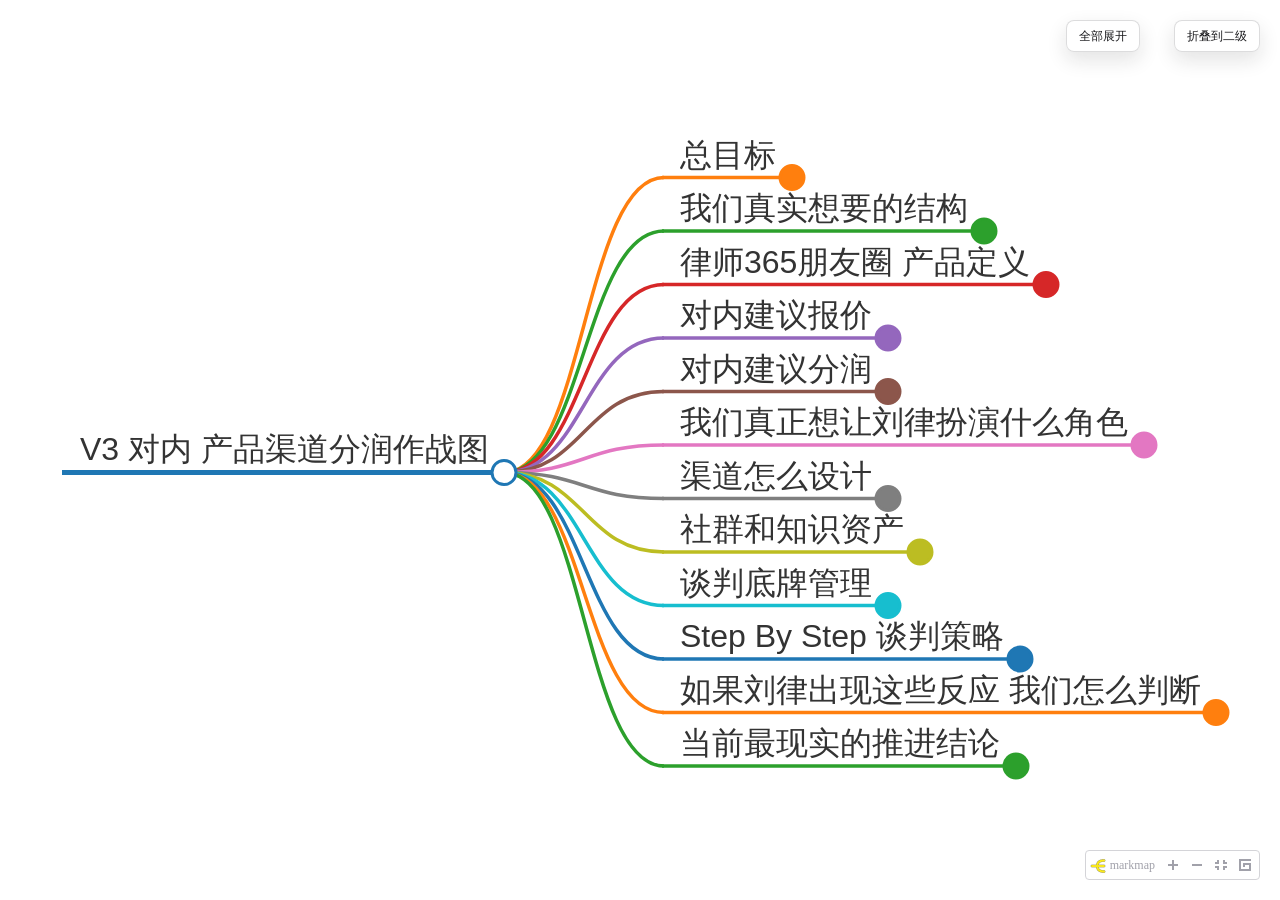
<file: lawyer-v3/internal.html>
<!DOCTYPE html>
<html>
<head>
<meta charset="UTF-8">
<meta name="viewport" content="width=device-width, initial-scale=1.0">
<meta http-equiv="X-UA-Compatible" content="ie=edge">
<title>Markmap</title>
<style>
* {
  margin: 0;
  padding: 0;
}
#mindmap {
  display: block;
  width: 100vw;
  height: 100vh;
}
</style>
<style>.mm-toolbar {display:flex;-webkit-user-select:none;-moz-user-select:none;user-select:none;align-items:center;border-width:1px;--un-border-opacity:1;border-color:rgb(212 212 216 / var(--un-border-opacity));border-radius:0.25rem;border-style:solid;--un-bg-opacity:1;background-color:rgb(255 255 255 / var(--un-bg-opacity));padding:0.25rem;line-height:1;
}
  .mm-toolbar:hover {--un-border-opacity:1;border-color:rgb(161 161 170 / var(--un-border-opacity));
  }
  .mm-toolbar svg {display:block;
  }
  .mm-toolbar a {display:inline-block;text-decoration:none;
  }
  .mm-toolbar-brand > img {width:1rem;height:1rem;vertical-align:middle;
    }
  .mm-toolbar-brand > span {padding-left:0.25rem;padding-right:0.25rem;
    }
  .mm-toolbar-brand:not(:first-child), .mm-toolbar-item:not(:first-child) {margin-left:0.25rem;
    }
  .mm-toolbar-brand > *, .mm-toolbar-item > * {min-width:1rem;cursor:pointer;text-align:center;font-size:0.75rem;line-height:1rem;--un-text-opacity:1;color:rgb(161 161 170 / var(--un-text-opacity));
    }
  .mm-toolbar-brand.active,
    .mm-toolbar-brand:hover,
    .mm-toolbar-item.active,
    .mm-toolbar-item:hover {border-radius:0.25rem;--un-bg-opacity:1;background-color:rgb(228 228 231 / var(--un-bg-opacity));
    }
  .mm-toolbar-brand.active > *, .mm-toolbar-brand:hover > *, .mm-toolbar-item.active > *, .mm-toolbar-item:hover > * {--un-text-opacity:1;color:rgb(39 39 42 / var(--un-text-opacity));
      }
  .mm-toolbar-brand.active, .mm-toolbar-item.active {--un-bg-opacity:1;background-color:rgb(212 212 216 / var(--un-bg-opacity));
    }

.markmap-dark .mm-toolbar {--un-border-opacity:1;border-color:rgb(82 82 91 / var(--un-border-opacity));--un-bg-opacity:1;background-color:rgb(39 39 42 / var(--un-bg-opacity));--un-text-opacity:1;color:rgb(161 161 170 / var(--un-text-opacity));
}

.markmap-dark .mm-toolbar:hover {--un-border-opacity:1;border-color:rgb(113 113 122 / var(--un-border-opacity));
  }

.markmap-dark .mm-toolbar > *:hover {--un-bg-opacity:1;background-color:rgb(82 82 91 / var(--un-bg-opacity));
  }

.markmap-dark .mm-toolbar > *:hover > * {--un-text-opacity:1;color:rgb(228 228 231 / var(--un-text-opacity));
    }
</style>
</head>
<body>
<svg id="mindmap"></svg>
<script>// https://d3js.org v7.9.0 Copyright 2010-2023 Mike Bostock
!function(t,n){"object"==typeof exports&&"undefined"!=typeof module?n(exports):"function"==typeof define&&define.amd?define(["exports"],n):n((t="undefined"!=typeof globalThis?globalThis:t||self).d3=t.d3||{})}(this,(function(t){"use strict";function n(t,n){return null==t||null==n?NaN:t<n?-1:t>n?1:t>=n?0:NaN}function e(t,n){return null==t||null==n?NaN:n<t?-1:n>t?1:n>=t?0:NaN}function r(t){let r,o,a;function u(t,n,e=0,i=t.length){if(e<i){if(0!==r(n,n))return i;do{const r=e+i>>>1;o(t[r],n)<0?e=r+1:i=r}while(e<i)}return e}return 2!==t.length?(r=n,o=(e,r)=>n(t(e),r),a=(n,e)=>t(n)-e):(r=t===n||t===e?t:i,o=t,a=t),{left:u,center:function(t,n,e=0,r=t.length){const i=u(t,n,e,r-1);return i>e&&a(t[i-1],n)>-a(t[i],n)?i-1:i},right:function(t,n,e=0,i=t.length){if(e<i){if(0!==r(n,n))return i;do{const r=e+i>>>1;o(t[r],n)<=0?e=r+1:i=r}while(e<i)}return e}}}function i(){return 0}function o(t){return null===t?NaN:+t}const a=r(n),u=a.right,c=a.left,f=r(o).center;var s=u;const l=d(y),h=d((function(t){const n=y(t);return(t,e,r,i,o)=>{n(t,e,(r<<=2)+0,(i<<=2)+0,o<<=2),n(t,e,r+1,i+1,o),n(t,e,r+2,i+2,o),n(t,e,r+3,i+3,o)}}));function d(t){return function(n,e,r=e){if(!((e=+e)>=0))throw new RangeError("invalid rx");if(!((r=+r)>=0))throw new RangeError("invalid ry");let{data:i,width:o,height:a}=n;if(!((o=Math.floor(o))>=0))throw new RangeError("invalid width");if(!((a=Math.floor(void 0!==a?a:i.length/o))>=0))throw new RangeError("invalid height");if(!o||!a||!e&&!r)return n;const u=e&&t(e),c=r&&t(r),f=i.slice();return u&&c?(p(u,f,i,o,a),p(u,i,f,o,a),p(u,f,i,o,a),g(c,i,f,o,a),g(c,f,i,o,a),g(c,i,f,o,a)):u?(p(u,i,f,o,a),p(u,f,i,o,a),p(u,i,f,o,a)):c&&(g(c,i,f,o,a),g(c,f,i,o,a),g(c,i,f,o,a)),n}}function p(t,n,e,r,i){for(let o=0,a=r*i;o<a;)t(n,e,o,o+=r,1)}function g(t,n,e,r,i){for(let o=0,a=r*i;o<r;++o)t(n,e,o,o+a,r)}function y(t){const n=Math.floor(t);if(n===t)return function(t){const n=2*t+1;return(e,r,i,o,a)=>{if(!((o-=a)>=i))return;let u=t*r[i];const c=a*t;for(let t=i,n=i+c;t<n;t+=a)u+=r[Math.min(o,t)];for(let t=i,f=o;t<=f;t+=a)u+=r[Math.min(o,t+c)],e[t]=u/n,u-=r[Math.max(i,t-c)]}}(t);const e=t-n,r=2*t+1;return(t,i,o,a,u)=>{if(!((a-=u)>=o))return;let c=n*i[o];const f=u*n,s=f+u;for(let t=o,n=o+f;t<n;t+=u)c+=i[Math.min(a,t)];for(let n=o,l=a;n<=l;n+=u)c+=i[Math.min(a,n+f)],t[n]=(c+e*(i[Math.max(o,n-s)]+i[Math.min(a,n+s)]))/r,c-=i[Math.max(o,n-f)]}}function v(t,n){let e=0;if(void 0===n)for(let n of t)null!=n&&(n=+n)>=n&&++e;else{let r=-1;for(let i of t)null!=(i=n(i,++r,t))&&(i=+i)>=i&&++e}return e}function _(t){return 0|t.length}function b(t){return!(t>0)}function m(t){return"object"!=typeof t||"length"in t?t:Array.from(t)}function x(t,n){let e,r=0,i=0,o=0;if(void 0===n)for(let n of t)null!=n&&(n=+n)>=n&&(e=n-i,i+=e/++r,o+=e*(n-i));else{let a=-1;for(let u of t)null!=(u=n(u,++a,t))&&(u=+u)>=u&&(e=u-i,i+=e/++r,o+=e*(u-i))}if(r>1)return o/(r-1)}function w(t,n){const e=x(t,n);return e?Math.sqrt(e):e}function M(t,n){let e,r;if(void 0===n)for(const n of t)null!=n&&(void 0===e?n>=n&&(e=r=n):(e>n&&(e=n),r<n&&(r=n)));else{let i=-1;for(let o of t)null!=(o=n(o,++i,t))&&(void 0===e?o>=o&&(e=r=o):(e>o&&(e=o),r<o&&(r=o)))}return[e,r]}class T{constructor(){this._partials=new Float64Array(32),this._n=0}add(t){const n=this._partials;let e=0;for(let r=0;r<this._n&&r<32;r++){const i=n[r],o=t+i,a=Math.abs(t)<Math.abs(i)?t-(o-i):i-(o-t);a&&(n[e++]=a),t=o}return n[e]=t,this._n=e+1,this}valueOf(){const t=this._partials;let n,e,r,i=this._n,o=0;if(i>0){for(o=t[--i];i>0&&(n=o,e=t[--i],o=n+e,r=e-(o-n),!r););i>0&&(r<0&&t[i-1]<0||r>0&&t[i-1]>0)&&(e=2*r,n=o+e,e==n-o&&(o=n))}return o}}class InternMap extends Map{constructor(t,n=N){if(super(),Object.defineProperties(this,{_intern:{value:new Map},_key:{value:n}}),null!=t)for(const[n,e]of t)this.set(n,e)}get(t){return super.get(A(this,t))}has(t){return super.has(A(this,t))}set(t,n){return super.set(S(this,t),n)}delete(t){return super.delete(E(this,t))}}class InternSet extends Set{constructor(t,n=N){if(super(),Object.defineProperties(this,{_intern:{value:new Map},_key:{value:n}}),null!=t)for(const n of t)this.add(n)}has(t){return super.has(A(this,t))}add(t){return super.add(S(this,t))}delete(t){return super.delete(E(this,t))}}function A({_intern:t,_key:n},e){const r=n(e);return t.has(r)?t.get(r):e}function S({_intern:t,_key:n},e){const r=n(e);return t.has(r)?t.get(r):(t.set(r,e),e)}function E({_intern:t,_key:n},e){const r=n(e);return t.has(r)&&(e=t.get(r),t.delete(r)),e}function N(t){return null!==t&&"object"==typeof t?t.valueOf():t}function k(t){return t}function C(t,...n){return F(t,k,k,n)}function P(t,...n){return F(t,Array.from,k,n)}function z(t,n){for(let e=1,r=n.length;e<r;++e)t=t.flatMap((t=>t.pop().map((([n,e])=>[...t,n,e]))));return t}function $(t,n,...e){return F(t,k,n,e)}function D(t,n,...e){return F(t,Array.from,n,e)}function R(t){if(1!==t.length)throw new Error("duplicate key");return t[0]}function F(t,n,e,r){return function t(i,o){if(o>=r.length)return e(i);const a=new InternMap,u=r[o++];let c=-1;for(const t of i){const n=u(t,++c,i),e=a.get(n);e?e.push(t):a.set(n,[t])}for(const[n,e]of a)a.set(n,t(e,o));return n(a)}(t,0)}function q(t,n){return Array.from(n,(n=>t[n]))}function U(t,...n){if("function"!=typeof t[Symbol.iterator])throw new TypeError("values is not iterable");t=Array.from(t);let[e]=n;if(e&&2!==e.length||n.length>1){const r=Uint32Array.from(t,((t,n)=>n));return n.length>1?(n=n.map((n=>t.map(n))),r.sort(((t,e)=>{for(const r of n){const n=O(r[t],r[e]);if(n)return n}}))):(e=t.map(e),r.sort(((t,n)=>O(e[t],e[n])))),q(t,r)}return t.sort(I(e))}function I(t=n){if(t===n)return O;if("function"!=typeof t)throw new TypeError("compare is not a function");return(n,e)=>{const r=t(n,e);return r||0===r?r:(0===t(e,e))-(0===t(n,n))}}function O(t,n){return(null==t||!(t>=t))-(null==n||!(n>=n))||(t<n?-1:t>n?1:0)}var B=Array.prototype.slice;function Y(t){return()=>t}const L=Math.sqrt(50),j=Math.sqrt(10),H=Math.sqrt(2);function X(t,n,e){const r=(n-t)/Math.max(0,e),i=Math.floor(Math.log10(r)),o=r/Math.pow(10,i),a=o>=L?10:o>=j?5:o>=H?2:1;let u,c,f;return i<0?(f=Math.pow(10,-i)/a,u=Math.round(t*f),c=Math.round(n*f),u/f<t&&++u,c/f>n&&--c,f=-f):(f=Math.pow(10,i)*a,u=Math.round(t/f),c=Math.round(n/f),u*f<t&&++u,c*f>n&&--c),c<u&&.5<=e&&e<2?X(t,n,2*e):[u,c,f]}function G(t,n,e){if(!((e=+e)>0))return[];if((t=+t)===(n=+n))return[t];const r=n<t,[i,o,a]=r?X(n,t,e):X(t,n,e);if(!(o>=i))return[];const u=o-i+1,c=new Array(u);if(r)if(a<0)for(let t=0;t<u;++t)c[t]=(o-t)/-a;else for(let t=0;t<u;++t)c[t]=(o-t)*a;else if(a<0)for(let t=0;t<u;++t)c[t]=(i+t)/-a;else for(let t=0;t<u;++t)c[t]=(i+t)*a;return c}function V(t,n,e){return X(t=+t,n=+n,e=+e)[2]}function W(t,n,e){e=+e;const r=(n=+n)<(t=+t),i=r?V(n,t,e):V(t,n,e);return(r?-1:1)*(i<0?1/-i:i)}function Z(t,n,e){let r;for(;;){const i=V(t,n,e);if(i===r||0===i||!isFinite(i))return[t,n];i>0?(t=Math.floor(t/i)*i,n=Math.ceil(n/i)*i):i<0&&(t=Math.ceil(t*i)/i,n=Math.floor(n*i)/i),r=i}}function K(t){return Math.max(1,Math.ceil(Math.log(v(t))/Math.LN2)+1)}function Q(){var t=k,n=M,e=K;function r(r){Array.isArray(r)||(r=Array.from(r));var i,o,a,u=r.length,c=new Array(u);for(i=0;i<u;++i)c[i]=t(r[i],i,r);var f=n(c),l=f[0],h=f[1],d=e(c,l,h);if(!Array.isArray(d)){const t=h,e=+d;if(n===M&&([l,h]=Z(l,h,e)),(d=G(l,h,e))[0]<=l&&(a=V(l,h,e)),d[d.length-1]>=h)if(t>=h&&n===M){const t=V(l,h,e);isFinite(t)&&(t>0?h=(Math.floor(h/t)+1)*t:t<0&&(h=(Math.ceil(h*-t)+1)/-t))}else d.pop()}for(var p=d.length,g=0,y=p;d[g]<=l;)++g;for(;d[y-1]>h;)--y;(g||y<p)&&(d=d.slice(g,y),p=y-g);var v,_=new Array(p+1);for(i=0;i<=p;++i)(v=_[i]=[]).x0=i>0?d[i-1]:l,v.x1=i<p?d[i]:h;if(isFinite(a)){if(a>0)for(i=0;i<u;++i)null!=(o=c[i])&&l<=o&&o<=h&&_[Math.min(p,Math.floor((o-l)/a))].push(r[i]);else if(a<0)for(i=0;i<u;++i)if(null!=(o=c[i])&&l<=o&&o<=h){const t=Math.floor((l-o)*a);_[Math.min(p,t+(d[t]<=o))].push(r[i])}}else for(i=0;i<u;++i)null!=(o=c[i])&&l<=o&&o<=h&&_[s(d,o,0,p)].push(r[i]);return _}return r.value=function(n){return arguments.length?(t="function"==typeof n?n:Y(n),r):t},r.domain=function(t){return arguments.length?(n="function"==typeof t?t:Y([t[0],t[1]]),r):n},r.thresholds=function(t){return arguments.length?(e="function"==typeof t?t:Y(Array.isArray(t)?B.call(t):t),r):e},r}function J(t,n){let e;if(void 0===n)for(const n of t)null!=n&&(e<n||void 0===e&&n>=n)&&(e=n);else{let r=-1;for(let i of t)null!=(i=n(i,++r,t))&&(e<i||void 0===e&&i>=i)&&(e=i)}return e}function tt(t,n){let e,r=-1,i=-1;if(void 0===n)for(const n of t)++i,null!=n&&(e<n||void 0===e&&n>=n)&&(e=n,r=i);else for(let o of t)null!=(o=n(o,++i,t))&&(e<o||void 0===e&&o>=o)&&(e=o,r=i);return r}function nt(t,n){let e;if(void 0===n)for(const n of t)null!=n&&(e>n||void 0===e&&n>=n)&&(e=n);else{let r=-1;for(let i of t)null!=(i=n(i,++r,t))&&(e>i||void 0===e&&i>=i)&&(e=i)}return e}function et(t,n){let e,r=-1,i=-1;if(void 0===n)for(const n of t)++i,null!=n&&(e>n||void 0===e&&n>=n)&&(e=n,r=i);else for(let o of t)null!=(o=n(o,++i,t))&&(e>o||void 0===e&&o>=o)&&(e=o,r=i);return r}function rt(t,n,e=0,r=1/0,i){if(n=Math.floor(n),e=Math.floor(Math.max(0,e)),r=Math.floor(Math.min(t.length-1,r)),!(e<=n&&n<=r))return t;for(i=void 0===i?O:I(i);r>e;){if(r-e>600){const o=r-e+1,a=n-e+1,u=Math.log(o),c=.5*Math.exp(2*u/3),f=.5*Math.sqrt(u*c*(o-c)/o)*(a-o/2<0?-1:1);rt(t,n,Math.max(e,Math.floor(n-a*c/o+f)),Math.min(r,Math.floor(n+(o-a)*c/o+f)),i)}const o=t[n];let a=e,u=r;for(it(t,e,n),i(t[r],o)>0&&it(t,e,r);a<u;){for(it(t,a,u),++a,--u;i(t[a],o)<0;)++a;for(;i(t[u],o)>0;)--u}0===i(t[e],o)?it(t,e,u):(++u,it(t,u,r)),u<=n&&(e=u+1),n<=u&&(r=u-1)}return t}function it(t,n,e){const r=t[n];t[n]=t[e],t[e]=r}function ot(t,e=n){let r,i=!1;if(1===e.length){let o;for(const a of t){const t=e(a);(i?n(t,o)>0:0===n(t,t))&&(r=a,o=t,i=!0)}}else for(const n of t)(i?e(n,r)>0:0===e(n,n))&&(r=n,i=!0);return r}function at(t,n,e){if(t=Float64Array.from(function*(t,n){if(void 0===n)for(let n of t)null!=n&&(n=+n)>=n&&(yield n);else{let e=-1;for(let r of t)null!=(r=n(r,++e,t))&&(r=+r)>=r&&(yield r)}}(t,e)),(r=t.length)&&!isNaN(n=+n)){if(n<=0||r<2)return nt(t);if(n>=1)return J(t);var r,i=(r-1)*n,o=Math.floor(i),a=J(rt(t,o).subarray(0,o+1));return a+(nt(t.subarray(o+1))-a)*(i-o)}}function ut(t,n,e=o){if((r=t.length)&&!isNaN(n=+n)){if(n<=0||r<2)return+e(t[0],0,t);if(n>=1)return+e(t[r-1],r-1,t);var r,i=(r-1)*n,a=Math.floor(i),u=+e(t[a],a,t);return u+(+e(t[a+1],a+1,t)-u)*(i-a)}}function ct(t,n,e=o){if(!isNaN(n=+n)){if(r=Float64Array.from(t,((n,r)=>o(e(t[r],r,t)))),n<=0)return et(r);if(n>=1)return tt(r);var r,i=Uint32Array.from(t,((t,n)=>n)),a=r.length-1,u=Math.floor(a*n);return rt(i,u,0,a,((t,n)=>O(r[t],r[n]))),(u=ot(i.subarray(0,u+1),(t=>r[t])))>=0?u:-1}}function ft(t){return Array.from(function*(t){for(const n of t)yield*n}(t))}function st(t,n){return[t,n]}function lt(t,n,e){t=+t,n=+n,e=(i=arguments.length)<2?(n=t,t=0,1):i<3?1:+e;for(var r=-1,i=0|Math.max(0,Math.ceil((n-t)/e)),o=new Array(i);++r<i;)o[r]=t+r*e;return o}function ht(t,e=n){if(1===e.length)return et(t,e);let r,i=-1,o=-1;for(const n of t)++o,(i<0?0===e(n,n):e(n,r)<0)&&(r=n,i=o);return i}var dt=pt(Math.random);function pt(t){return function(n,e=0,r=n.length){let i=r-(e=+e);for(;i;){const r=t()*i--|0,o=n[i+e];n[i+e]=n[r+e],n[r+e]=o}return n}}function gt(t){if(!(i=t.length))return[];for(var n=-1,e=nt(t,yt),r=new Array(e);++n<e;)for(var i,o=-1,a=r[n]=new Array(i);++o<i;)a[o]=t[o][n];return r}function yt(t){return t.length}function vt(t){return t instanceof InternSet?t:new InternSet(t)}function _t(t,n){const e=t[Symbol.iterator](),r=new Set;for(const t of n){const n=bt(t);if(r.has(n))continue;let i,o;for(;({value:i,done:o}=e.next());){if(o)return!1;const t=bt(i);if(r.add(t),Object.is(n,t))break}}return!0}function bt(t){return null!==t&&"object"==typeof t?t.valueOf():t}function mt(t){return t}var xt=1,wt=2,Mt=3,Tt=4,At=1e-6;function St(t){return"translate("+t+",0)"}function Et(t){return"translate(0,"+t+")"}function Nt(t){return n=>+t(n)}function kt(t,n){return n=Math.max(0,t.bandwidth()-2*n)/2,t.round()&&(n=Math.round(n)),e=>+t(e)+n}function Ct(){return!this.__axis}function Pt(t,n){var e=[],r=null,i=null,o=6,a=6,u=3,c="undefined"!=typeof window&&window.devicePixelRatio>1?0:.5,f=t===xt||t===Tt?-1:1,s=t===Tt||t===wt?"x":"y",l=t===xt||t===Mt?St:Et;function h(h){var d=null==r?n.ticks?n.ticks.apply(n,e):n.domain():r,p=null==i?n.tickFormat?n.tickFormat.apply(n,e):mt:i,g=Math.max(o,0)+u,y=n.range(),v=+y[0]+c,_=+y[y.length-1]+c,b=(n.bandwidth?kt:Nt)(n.copy(),c),m=h.selection?h.selection():h,x=m.selectAll(".domain").data([null]),w=m.selectAll(".tick").data(d,n).order(),M=w.exit(),T=w.enter().append("g").attr("class","tick"),A=w.select("line"),S=w.select("text");x=x.merge(x.enter().insert("path",".tick").attr("class","domain").attr("stroke","currentColor")),w=w.merge(T),A=A.merge(T.append("line").attr("stroke","currentColor").attr(s+"2",f*o)),S=S.merge(T.append("text").attr("fill","currentColor").attr(s,f*g).attr("dy",t===xt?"0em":t===Mt?"0.71em":"0.32em")),h!==m&&(x=x.transition(h),w=w.transition(h),A=A.transition(h),S=S.transition(h),M=M.transition(h).attr("opacity",At).attr("transform",(function(t){return isFinite(t=b(t))?l(t+c):this.getAttribute("transform")})),T.attr("opacity",At).attr("transform",(function(t){var n=this.parentNode.__axis;return l((n&&isFinite(n=n(t))?n:b(t))+c)}))),M.remove(),x.attr("d",t===Tt||t===wt?a?"M"+f*a+","+v+"H"+c+"V"+_+"H"+f*a:"M"+c+","+v+"V"+_:a?"M"+v+","+f*a+"V"+c+"H"+_+"V"+f*a:"M"+v+","+c+"H"+_),w.attr("opacity",1).attr("transform",(function(t){return l(b(t)+c)})),A.attr(s+"2",f*o),S.attr(s,f*g).text(p),m.filter(Ct).attr("fill","none").attr("font-size",10).attr("font-family","sans-serif").attr("text-anchor",t===wt?"start":t===Tt?"end":"middle"),m.each((function(){this.__axis=b}))}return h.scale=function(t){return arguments.length?(n=t,h):n},h.ticks=function(){return e=Array.from(arguments),h},h.tickArguments=function(t){return arguments.length?(e=null==t?[]:Array.from(t),h):e.slice()},h.tickValues=function(t){return arguments.length?(r=null==t?null:Array.from(t),h):r&&r.slice()},h.tickFormat=function(t){return arguments.length?(i=t,h):i},h.tickSize=function(t){return arguments.length?(o=a=+t,h):o},h.tickSizeInner=function(t){return arguments.length?(o=+t,h):o},h.tickSizeOuter=function(t){return arguments.length?(a=+t,h):a},h.tickPadding=function(t){return arguments.length?(u=+t,h):u},h.offset=function(t){return arguments.length?(c=+t,h):c},h}var zt={value:()=>{}};function $t(){for(var t,n=0,e=arguments.length,r={};n<e;++n){if(!(t=arguments[n]+"")||t in r||/[\s.]/.test(t))throw new Error("illegal type: "+t);r[t]=[]}return new Dt(r)}function Dt(t){this._=t}function Rt(t,n){for(var e,r=0,i=t.length;r<i;++r)if((e=t[r]).name===n)return e.value}function Ft(t,n,e){for(var r=0,i=t.length;r<i;++r)if(t[r].name===n){t[r]=zt,t=t.slice(0,r).concat(t.slice(r+1));break}return null!=e&&t.push({name:n,value:e}),t}Dt.prototype=$t.prototype={constructor:Dt,on:function(t,n){var e,r,i=this._,o=(r=i,(t+"").trim().split(/^|\s+/).map((function(t){var n="",e=t.indexOf(".");if(e>=0&&(n=t.slice(e+1),t=t.slice(0,e)),t&&!r.hasOwnProperty(t))throw new Error("unknown type: "+t);return{type:t,name:n}}))),a=-1,u=o.length;if(!(arguments.length<2)){if(null!=n&&"function"!=typeof n)throw new Error("invalid callback: "+n);for(;++a<u;)if(e=(t=o[a]).type)i[e]=Ft(i[e],t.name,n);else if(null==n)for(e in i)i[e]=Ft(i[e],t.name,null);return this}for(;++a<u;)if((e=(t=o[a]).type)&&(e=Rt(i[e],t.name)))return e},copy:function(){var t={},n=this._;for(var e in n)t[e]=n[e].slice();return new Dt(t)},call:function(t,n){if((e=arguments.length-2)>0)for(var e,r,i=new Array(e),o=0;o<e;++o)i[o]=arguments[o+2];if(!this._.hasOwnProperty(t))throw new Error("unknown type: "+t);for(o=0,e=(r=this._[t]).length;o<e;++o)r[o].value.apply(n,i)},apply:function(t,n,e){if(!this._.hasOwnProperty(t))throw new Error("unknown type: "+t);for(var r=this._[t],i=0,o=r.length;i<o;++i)r[i].value.apply(n,e)}};var qt="http://www.w3.org/1999/xhtml",Ut={svg:"http://www.w3.org/2000/svg",xhtml:qt,xlink:"http://www.w3.org/1999/xlink",xml:"http://www.w3.org/XML/1998/namespace",xmlns:"http://www.w3.org/2000/xmlns/"};function It(t){var n=t+="",e=n.indexOf(":");return e>=0&&"xmlns"!==(n=t.slice(0,e))&&(t=t.slice(e+1)),Ut.hasOwnProperty(n)?{space:Ut[n],local:t}:t}function Ot(t){return function(){var n=this.ownerDocument,e=this.namespaceURI;return e===qt&&n.documentElement.namespaceURI===qt?n.createElement(t):n.createElementNS(e,t)}}function Bt(t){return function(){return this.ownerDocument.createElementNS(t.space,t.local)}}function Yt(t){var n=It(t);return(n.local?Bt:Ot)(n)}function Lt(){}function jt(t){return null==t?Lt:function(){return this.querySelector(t)}}function Ht(t){return null==t?[]:Array.isArray(t)?t:Array.from(t)}function Xt(){return[]}function Gt(t){return null==t?Xt:function(){return this.querySelectorAll(t)}}function Vt(t){return function(){return this.matches(t)}}function Wt(t){return function(n){return n.matches(t)}}var Zt=Array.prototype.find;function Kt(){return this.firstElementChild}var Qt=Array.prototype.filter;function Jt(){return Array.from(this.children)}function tn(t){return new Array(t.length)}function nn(t,n){this.ownerDocument=t.ownerDocument,this.namespaceURI=t.namespaceURI,this._next=null,this._parent=t,this.__data__=n}function en(t,n,e,r,i,o){for(var a,u=0,c=n.length,f=o.length;u<f;++u)(a=n[u])?(a.__data__=o[u],r[u]=a):e[u]=new nn(t,o[u]);for(;u<c;++u)(a=n[u])&&(i[u]=a)}function rn(t,n,e,r,i,o,a){var u,c,f,s=new Map,l=n.length,h=o.length,d=new Array(l);for(u=0;u<l;++u)(c=n[u])&&(d[u]=f=a.call(c,c.__data__,u,n)+"",s.has(f)?i[u]=c:s.set(f,c));for(u=0;u<h;++u)f=a.call(t,o[u],u,o)+"",(c=s.get(f))?(r[u]=c,c.__data__=o[u],s.delete(f)):e[u]=new nn(t,o[u]);for(u=0;u<l;++u)(c=n[u])&&s.get(d[u])===c&&(i[u]=c)}function on(t){return t.__data__}function an(t){return"object"==typeof t&&"length"in t?t:Array.from(t)}function un(t,n){return t<n?-1:t>n?1:t>=n?0:NaN}function cn(t){return function(){this.removeAttribute(t)}}function fn(t){return function(){this.removeAttributeNS(t.space,t.local)}}function sn(t,n){return function(){this.setAttribute(t,n)}}function ln(t,n){return function(){this.setAttributeNS(t.space,t.local,n)}}function hn(t,n){return function(){var e=n.apply(this,arguments);null==e?this.removeAttribute(t):this.setAttribute(t,e)}}function dn(t,n){return function(){var e=n.apply(this,arguments);null==e?this.removeAttributeNS(t.space,t.local):this.setAttributeNS(t.space,t.local,e)}}function pn(t){return t.ownerDocument&&t.ownerDocument.defaultView||t.document&&t||t.defaultView}function gn(t){return function(){this.style.removeProperty(t)}}function yn(t,n,e){return function(){this.style.setProperty(t,n,e)}}function vn(t,n,e){return function(){var r=n.apply(this,arguments);null==r?this.style.removeProperty(t):this.style.setProperty(t,r,e)}}function _n(t,n){return t.style.getPropertyValue(n)||pn(t).getComputedStyle(t,null).getPropertyValue(n)}function bn(t){return function(){delete this[t]}}function mn(t,n){return function(){this[t]=n}}function xn(t,n){return function(){var e=n.apply(this,arguments);null==e?delete this[t]:this[t]=e}}function wn(t){return t.trim().split(/^|\s+/)}function Mn(t){return t.classList||new Tn(t)}function Tn(t){this._node=t,this._names=wn(t.getAttribute("class")||"")}function An(t,n){for(var e=Mn(t),r=-1,i=n.length;++r<i;)e.add(n[r])}function Sn(t,n){for(var e=Mn(t),r=-1,i=n.length;++r<i;)e.remove(n[r])}function En(t){return function(){An(this,t)}}function Nn(t){return function(){Sn(this,t)}}function kn(t,n){return function(){(n.apply(this,arguments)?An:Sn)(this,t)}}function Cn(){this.textContent=""}function Pn(t){return function(){this.textContent=t}}function zn(t){return function(){var n=t.apply(this,arguments);this.textContent=null==n?"":n}}function $n(){this.innerHTML=""}function Dn(t){return function(){this.innerHTML=t}}function Rn(t){return function(){var n=t.apply(this,arguments);this.innerHTML=null==n?"":n}}function Fn(){this.nextSibling&&this.parentNode.appendChild(this)}function qn(){this.previousSibling&&this.parentNode.insertBefore(this,this.parentNode.firstChild)}function Un(){return null}function In(){var t=this.parentNode;t&&t.removeChild(this)}function On(){var t=this.cloneNode(!1),n=this.parentNode;return n?n.insertBefore(t,this.nextSibling):t}function Bn(){var t=this.cloneNode(!0),n=this.parentNode;return n?n.insertBefore(t,this.nextSibling):t}function Yn(t){return function(){var n=this.__on;if(n){for(var e,r=0,i=-1,o=n.length;r<o;++r)e=n[r],t.type&&e.type!==t.type||e.name!==t.name?n[++i]=e:this.removeEventListener(e.type,e.listener,e.options);++i?n.length=i:delete this.__on}}}function Ln(t,n,e){return function(){var r,i=this.__on,o=function(t){return function(n){t.call(this,n,this.__data__)}}(n);if(i)for(var a=0,u=i.length;a<u;++a)if((r=i[a]).type===t.type&&r.name===t.name)return this.removeEventListener(r.type,r.listener,r.options),this.addEventListener(r.type,r.listener=o,r.options=e),void(r.value=n);this.addEventListener(t.type,o,e),r={type:t.type,name:t.name,value:n,listener:o,options:e},i?i.push(r):this.__on=[r]}}function jn(t,n,e){var r=pn(t),i=r.CustomEvent;"function"==typeof i?i=new i(n,e):(i=r.document.createEvent("Event"),e?(i.initEvent(n,e.bubbles,e.cancelable),i.detail=e.detail):i.initEvent(n,!1,!1)),t.dispatchEvent(i)}function Hn(t,n){return function(){return jn(this,t,n)}}function Xn(t,n){return function(){return jn(this,t,n.apply(this,arguments))}}nn.prototype={constructor:nn,appendChild:function(t){return this._parent.insertBefore(t,this._next)},insertBefore:function(t,n){return this._parent.insertBefore(t,n)},querySelector:function(t){return this._parent.querySelector(t)},querySelectorAll:function(t){return this._parent.querySelectorAll(t)}},Tn.prototype={add:function(t){this._names.indexOf(t)<0&&(this._names.push(t),this._node.setAttribute("class",this._names.join(" ")))},remove:function(t){var n=this._names.indexOf(t);n>=0&&(this._names.splice(n,1),this._node.setAttribute("class",this._names.join(" ")))},contains:function(t){return this._names.indexOf(t)>=0}};var Gn=[null];function Vn(t,n){this._groups=t,this._parents=n}function Wn(){return new Vn([[document.documentElement]],Gn)}function Zn(t){return"string"==typeof t?new Vn([[document.querySelector(t)]],[document.documentElement]):new Vn([[t]],Gn)}Vn.prototype=Wn.prototype={constructor:Vn,select:function(t){"function"!=typeof t&&(t=jt(t));for(var n=this._groups,e=n.length,r=new Array(e),i=0;i<e;++i)for(var o,a,u=n[i],c=u.length,f=r[i]=new Array(c),s=0;s<c;++s)(o=u[s])&&(a=t.call(o,o.__data__,s,u))&&("__data__"in o&&(a.__data__=o.__data__),f[s]=a);return new Vn(r,this._parents)},selectAll:function(t){t="function"==typeof t?function(t){return function(){return Ht(t.apply(this,arguments))}}(t):Gt(t);for(var n=this._groups,e=n.length,r=[],i=[],o=0;o<e;++o)for(var a,u=n[o],c=u.length,f=0;f<c;++f)(a=u[f])&&(r.push(t.call(a,a.__data__,f,u)),i.push(a));return new Vn(r,i)},selectChild:function(t){return this.select(null==t?Kt:function(t){return function(){return Zt.call(this.children,t)}}("function"==typeof t?t:Wt(t)))},selectChildren:function(t){return this.selectAll(null==t?Jt:function(t){return function(){return Qt.call(this.children,t)}}("function"==typeof t?t:Wt(t)))},filter:function(t){"function"!=typeof t&&(t=Vt(t));for(var n=this._groups,e=n.length,r=new Array(e),i=0;i<e;++i)for(var o,a=n[i],u=a.length,c=r[i]=[],f=0;f<u;++f)(o=a[f])&&t.call(o,o.__data__,f,a)&&c.push(o);return new Vn(r,this._parents)},data:function(t,n){if(!arguments.length)return Array.from(this,on);var e=n?rn:en,r=this._parents,i=this._groups;"function"!=typeof t&&(t=function(t){return function(){return t}}(t));for(var o=i.length,a=new Array(o),u=new Array(o),c=new Array(o),f=0;f<o;++f){var s=r[f],l=i[f],h=l.length,d=an(t.call(s,s&&s.__data__,f,r)),p=d.length,g=u[f]=new Array(p),y=a[f]=new Array(p);e(s,l,g,y,c[f]=new Array(h),d,n);for(var v,_,b=0,m=0;b<p;++b)if(v=g[b]){for(b>=m&&(m=b+1);!(_=y[m])&&++m<p;);v._next=_||null}}return(a=new Vn(a,r))._enter=u,a._exit=c,a},enter:function(){return new Vn(this._enter||this._groups.map(tn),this._parents)},exit:function(){return new Vn(this._exit||this._groups.map(tn),this._parents)},join:function(t,n,e){var r=this.enter(),i=this,o=this.exit();return"function"==typeof t?(r=t(r))&&(r=r.selection()):r=r.append(t+""),null!=n&&(i=n(i))&&(i=i.selection()),null==e?o.remove():e(o),r&&i?r.merge(i).order():i},merge:function(t){for(var n=t.selection?t.selection():t,e=this._groups,r=n._groups,i=e.length,o=r.length,a=Math.min(i,o),u=new Array(i),c=0;c<a;++c)for(var f,s=e[c],l=r[c],h=s.length,d=u[c]=new Array(h),p=0;p<h;++p)(f=s[p]||l[p])&&(d[p]=f);for(;c<i;++c)u[c]=e[c];return new Vn(u,this._parents)},selection:function(){return this},order:function(){for(var t=this._groups,n=-1,e=t.length;++n<e;)for(var r,i=t[n],o=i.length-1,a=i[o];--o>=0;)(r=i[o])&&(a&&4^r.compareDocumentPosition(a)&&a.parentNode.insertBefore(r,a),a=r);return this},sort:function(t){function n(n,e){return n&&e?t(n.__data__,e.__data__):!n-!e}t||(t=un);for(var e=this._groups,r=e.length,i=new Array(r),o=0;o<r;++o){for(var a,u=e[o],c=u.length,f=i[o]=new Array(c),s=0;s<c;++s)(a=u[s])&&(f[s]=a);f.sort(n)}return new Vn(i,this._parents).order()},call:function(){var t=arguments[0];return arguments[0]=this,t.apply(null,arguments),this},nodes:function(){return Array.from(this)},node:function(){for(var t=this._groups,n=0,e=t.length;n<e;++n)for(var r=t[n],i=0,o=r.length;i<o;++i){var a=r[i];if(a)return a}return null},size:function(){let t=0;for(const n of this)++t;return t},empty:function(){return!this.node()},each:function(t){for(var n=this._groups,e=0,r=n.length;e<r;++e)for(var i,o=n[e],a=0,u=o.length;a<u;++a)(i=o[a])&&t.call(i,i.__data__,a,o);return this},attr:function(t,n){var e=It(t);if(arguments.length<2){var r=this.node();return e.local?r.getAttributeNS(e.space,e.local):r.getAttribute(e)}return this.each((null==n?e.local?fn:cn:"function"==typeof n?e.local?dn:hn:e.local?ln:sn)(e,n))},style:function(t,n,e){return arguments.length>1?this.each((null==n?gn:"function"==typeof n?vn:yn)(t,n,null==e?"":e)):_n(this.node(),t)},property:function(t,n){return arguments.length>1?this.each((null==n?bn:"function"==typeof n?xn:mn)(t,n)):this.node()[t]},classed:function(t,n){var e=wn(t+"");if(arguments.length<2){for(var r=Mn(this.node()),i=-1,o=e.length;++i<o;)if(!r.contains(e[i]))return!1;return!0}return this.each(("function"==typeof n?kn:n?En:Nn)(e,n))},text:function(t){return arguments.length?this.each(null==t?Cn:("function"==typeof t?zn:Pn)(t)):this.node().textContent},html:function(t){return arguments.length?this.each(null==t?$n:("function"==typeof t?Rn:Dn)(t)):this.node().innerHTML},raise:function(){return this.each(Fn)},lower:function(){return this.each(qn)},append:function(t){var n="function"==typeof t?t:Yt(t);return this.select((function(){return this.appendChild(n.apply(this,arguments))}))},insert:function(t,n){var e="function"==typeof t?t:Yt(t),r=null==n?Un:"function"==typeof n?n:jt(n);return this.select((function(){return this.insertBefore(e.apply(this,arguments),r.apply(this,arguments)||null)}))},remove:function(){return this.each(In)},clone:function(t){return this.select(t?Bn:On)},datum:function(t){return arguments.length?this.property("__data__",t):this.node().__data__},on:function(t,n,e){var r,i,o=function(t){return t.trim().split(/^|\s+/).map((function(t){var n="",e=t.indexOf(".");return e>=0&&(n=t.slice(e+1),t=t.slice(0,e)),{type:t,name:n}}))}(t+""),a=o.length;if(!(arguments.length<2)){for(u=n?Ln:Yn,r=0;r<a;++r)this.each(u(o[r],n,e));return this}var u=this.node().__on;if(u)for(var c,f=0,s=u.length;f<s;++f)for(r=0,c=u[f];r<a;++r)if((i=o[r]).type===c.type&&i.name===c.name)return c.value},dispatch:function(t,n){return this.each(("function"==typeof n?Xn:Hn)(t,n))},[Symbol.iterator]:function*(){for(var t=this._groups,n=0,e=t.length;n<e;++n)for(var r,i=t[n],o=0,a=i.length;o<a;++o)(r=i[o])&&(yield r)}};var Kn=0;function Qn(){return new Jn}function Jn(){this._="@"+(++Kn).toString(36)}function te(t){let n;for(;n=t.sourceEvent;)t=n;return t}function ne(t,n){if(t=te(t),void 0===n&&(n=t.currentTarget),n){var e=n.ownerSVGElement||n;if(e.createSVGPoint){var r=e.createSVGPoint();return r.x=t.clientX,r.y=t.clientY,[(r=r.matrixTransform(n.getScreenCTM().inverse())).x,r.y]}if(n.getBoundingClientRect){var i=n.getBoundingClientRect();return[t.clientX-i.left-n.clientLeft,t.clientY-i.top-n.clientTop]}}return[t.pageX,t.pageY]}Jn.prototype=Qn.prototype={constructor:Jn,get:function(t){for(var n=this._;!(n in t);)if(!(t=t.parentNode))return;return t[n]},set:function(t,n){return t[this._]=n},remove:function(t){return this._ in t&&delete t[this._]},toString:function(){return this._}};const ee={passive:!1},re={capture:!0,passive:!1};function ie(t){t.stopImmediatePropagation()}function oe(t){t.preventDefault(),t.stopImmediatePropagation()}function ae(t){var n=t.document.documentElement,e=Zn(t).on("dragstart.drag",oe,re);"onselectstart"in n?e.on("selectstart.drag",oe,re):(n.__noselect=n.style.MozUserSelect,n.style.MozUserSelect="none")}function ue(t,n){var e=t.document.documentElement,r=Zn(t).on("dragstart.drag",null);n&&(r.on("click.drag",oe,re),setTimeout((function(){r.on("click.drag",null)}),0)),"onselectstart"in e?r.on("selectstart.drag",null):(e.style.MozUserSelect=e.__noselect,delete e.__noselect)}var ce=t=>()=>t;function fe(t,{sourceEvent:n,subject:e,target:r,identifier:i,active:o,x:a,y:u,dx:c,dy:f,dispatch:s}){Object.defineProperties(this,{type:{value:t,enumerable:!0,configurable:!0},sourceEvent:{value:n,enumerable:!0,configurable:!0},subject:{value:e,enumerable:!0,configurable:!0},target:{value:r,enumerable:!0,configurable:!0},identifier:{value:i,enumerable:!0,configurable:!0},active:{value:o,enumerable:!0,configurable:!0},x:{value:a,enumerable:!0,configurable:!0},y:{value:u,enumerable:!0,configurable:!0},dx:{value:c,enumerable:!0,configurable:!0},dy:{value:f,enumerable:!0,configurable:!0},_:{value:s}})}function se(t){return!t.ctrlKey&&!t.button}function le(){return this.parentNode}function he(t,n){return null==n?{x:t.x,y:t.y}:n}function de(){return navigator.maxTouchPoints||"ontouchstart"in this}function pe(t,n,e){t.prototype=n.prototype=e,e.constructor=t}function ge(t,n){var e=Object.create(t.prototype);for(var r in n)e[r]=n[r];return e}function ye(){}fe.prototype.on=function(){var t=this._.on.apply(this._,arguments);return t===this._?this:t};var ve=.7,_e=1/ve,be="\\s*([+-]?\\d+)\\s*",me="\\s*([+-]?(?:\\d*\\.)?\\d+(?:[eE][+-]?\\d+)?)\\s*",xe="\\s*([+-]?(?:\\d*\\.)?\\d+(?:[eE][+-]?\\d+)?)%\\s*",we=/^#([0-9a-f]{3,8})$/,Me=new RegExp(`^rgb\\(${be},${be},${be}\\)$`),Te=new RegExp(`^rgb\\(${xe},${xe},${xe}\\)$`),Ae=new RegExp(`^rgba\\(${be},${be},${be},${me}\\)$`),Se=new RegExp(`^rgba\\(${xe},${xe},${xe},${me}\\)$`),Ee=new RegExp(`^hsl\\(${me},${xe},${xe}\\)$`),Ne=new RegExp(`^hsla\\(${me},${xe},${xe},${me}\\)$`),ke={aliceblue:15792383,antiquewhite:16444375,aqua:65535,aquamarine:8388564,azure:15794175,beige:16119260,bisque:16770244,black:0,blanchedalmond:16772045,blue:255,blueviolet:9055202,brown:10824234,burlywood:14596231,cadetblue:6266528,chartreuse:8388352,chocolate:13789470,coral:16744272,cornflowerblue:6591981,cornsilk:16775388,crimson:14423100,cyan:65535,darkblue:139,darkcyan:35723,darkgoldenrod:12092939,darkgray:11119017,darkgreen:25600,darkgrey:11119017,darkkhaki:12433259,darkmagenta:9109643,darkolivegreen:5597999,darkorange:16747520,darkorchid:10040012,darkred:9109504,darksalmon:15308410,darkseagreen:9419919,darkslateblue:4734347,darkslategray:3100495,darkslategrey:3100495,darkturquoise:52945,darkviolet:9699539,deeppink:16716947,deepskyblue:49151,dimgray:6908265,dimgrey:6908265,dodgerblue:2003199,firebrick:11674146,floralwhite:16775920,forestgreen:2263842,fuchsia:16711935,gainsboro:14474460,ghostwhite:16316671,gold:16766720,goldenrod:14329120,gray:8421504,green:32768,greenyellow:11403055,grey:8421504,honeydew:15794160,hotpink:16738740,indianred:13458524,indigo:4915330,ivory:16777200,khaki:15787660,lavender:15132410,lavenderblush:16773365,lawngreen:8190976,lemonchiffon:16775885,lightblue:11393254,lightcoral:15761536,lightcyan:14745599,lightgoldenrodyellow:16448210,lightgray:13882323,lightgreen:9498256,lightgrey:13882323,lightpink:16758465,lightsalmon:16752762,lightseagreen:2142890,lightskyblue:8900346,lightslategray:7833753,lightslategrey:7833753,lightsteelblue:11584734,lightyellow:16777184,lime:65280,limegreen:3329330,linen:16445670,magenta:16711935,maroon:8388608,mediumaquamarine:6737322,mediumblue:205,mediumorchid:12211667,mediumpurple:9662683,mediumseagreen:3978097,mediumslateblue:8087790,mediumspringgreen:64154,mediumturquoise:4772300,mediumvioletred:13047173,midnightblue:1644912,mintcream:16121850,mistyrose:16770273,moccasin:16770229,navajowhite:16768685,navy:128,oldlace:16643558,olive:8421376,olivedrab:7048739,orange:16753920,orangered:16729344,orchid:14315734,palegoldenrod:15657130,palegreen:10025880,paleturquoise:11529966,palevioletred:14381203,papayawhip:16773077,peachpuff:16767673,peru:13468991,pink:16761035,plum:14524637,powderblue:11591910,purple:8388736,rebeccapurple:6697881,red:16711680,rosybrown:12357519,royalblue:4286945,saddlebrown:9127187,salmon:16416882,sandybrown:16032864,seagreen:3050327,seashell:16774638,sienna:10506797,silver:12632256,skyblue:8900331,slateblue:6970061,slategray:7372944,slategrey:7372944,snow:16775930,springgreen:65407,steelblue:4620980,tan:13808780,teal:32896,thistle:14204888,tomato:16737095,turquoise:4251856,violet:15631086,wheat:16113331,white:16777215,whitesmoke:16119285,yellow:16776960,yellowgreen:10145074};function Ce(){return this.rgb().formatHex()}function Pe(){return this.rgb().formatRgb()}function ze(t){var n,e;return t=(t+"").trim().toLowerCase(),(n=we.exec(t))?(e=n[1].length,n=parseInt(n[1],16),6===e?$e(n):3===e?new qe(n>>8&15|n>>4&240,n>>4&15|240&n,(15&n)<<4|15&n,1):8===e?De(n>>24&255,n>>16&255,n>>8&255,(255&n)/255):4===e?De(n>>12&15|n>>8&240,n>>8&15|n>>4&240,n>>4&15|240&n,((15&n)<<4|15&n)/255):null):(n=Me.exec(t))?new qe(n[1],n[2],n[3],1):(n=Te.exec(t))?new qe(255*n[1]/100,255*n[2]/100,255*n[3]/100,1):(n=Ae.exec(t))?De(n[1],n[2],n[3],n[4]):(n=Se.exec(t))?De(255*n[1]/100,255*n[2]/100,255*n[3]/100,n[4]):(n=Ee.exec(t))?Le(n[1],n[2]/100,n[3]/100,1):(n=Ne.exec(t))?Le(n[1],n[2]/100,n[3]/100,n[4]):ke.hasOwnProperty(t)?$e(ke[t]):"transparent"===t?new qe(NaN,NaN,NaN,0):null}function $e(t){return new qe(t>>16&255,t>>8&255,255&t,1)}function De(t,n,e,r){return r<=0&&(t=n=e=NaN),new qe(t,n,e,r)}function Re(t){return t instanceof ye||(t=ze(t)),t?new qe((t=t.rgb()).r,t.g,t.b,t.opacity):new qe}function Fe(t,n,e,r){return 1===arguments.length?Re(t):new qe(t,n,e,null==r?1:r)}function qe(t,n,e,r){this.r=+t,this.g=+n,this.b=+e,this.opacity=+r}function Ue(){return`#${Ye(this.r)}${Ye(this.g)}${Ye(this.b)}`}function Ie(){const t=Oe(this.opacity);return`${1===t?"rgb(":"rgba("}${Be(this.r)}, ${Be(this.g)}, ${Be(this.b)}${1===t?")":`, ${t})`}`}function Oe(t){return isNaN(t)?1:Math.max(0,Math.min(1,t))}function Be(t){return Math.max(0,Math.min(255,Math.round(t)||0))}function Ye(t){return((t=Be(t))<16?"0":"")+t.toString(16)}function Le(t,n,e,r){return r<=0?t=n=e=NaN:e<=0||e>=1?t=n=NaN:n<=0&&(t=NaN),new Xe(t,n,e,r)}function je(t){if(t instanceof Xe)return new Xe(t.h,t.s,t.l,t.opacity);if(t instanceof ye||(t=ze(t)),!t)return new Xe;if(t instanceof Xe)return t;var n=(t=t.rgb()).r/255,e=t.g/255,r=t.b/255,i=Math.min(n,e,r),o=Math.max(n,e,r),a=NaN,u=o-i,c=(o+i)/2;return u?(a=n===o?(e-r)/u+6*(e<r):e===o?(r-n)/u+2:(n-e)/u+4,u/=c<.5?o+i:2-o-i,a*=60):u=c>0&&c<1?0:a,new Xe(a,u,c,t.opacity)}function He(t,n,e,r){return 1===arguments.length?je(t):new Xe(t,n,e,null==r?1:r)}function Xe(t,n,e,r){this.h=+t,this.s=+n,this.l=+e,this.opacity=+r}function Ge(t){return(t=(t||0)%360)<0?t+360:t}function Ve(t){return Math.max(0,Math.min(1,t||0))}function We(t,n,e){return 255*(t<60?n+(e-n)*t/60:t<180?e:t<240?n+(e-n)*(240-t)/60:n)}pe(ye,ze,{copy(t){return Object.assign(new this.constructor,this,t)},displayable(){return this.rgb().displayable()},hex:Ce,formatHex:Ce,formatHex8:function(){return this.rgb().formatHex8()},formatHsl:function(){return je(this).formatHsl()},formatRgb:Pe,toString:Pe}),pe(qe,Fe,ge(ye,{brighter(t){return t=null==t?_e:Math.pow(_e,t),new qe(this.r*t,this.g*t,this.b*t,this.opacity)},darker(t){return t=null==t?ve:Math.pow(ve,t),new qe(this.r*t,this.g*t,this.b*t,this.opacity)},rgb(){return this},clamp(){return new qe(Be(this.r),Be(this.g),Be(this.b),Oe(this.opacity))},displayable(){return-.5<=this.r&&this.r<255.5&&-.5<=this.g&&this.g<255.5&&-.5<=this.b&&this.b<255.5&&0<=this.opacity&&this.opacity<=1},hex:Ue,formatHex:Ue,formatHex8:function(){return`#${Ye(this.r)}${Ye(this.g)}${Ye(this.b)}${Ye(255*(isNaN(this.opacity)?1:this.opacity))}`},formatRgb:Ie,toString:Ie})),pe(Xe,He,ge(ye,{brighter(t){return t=null==t?_e:Math.pow(_e,t),new Xe(this.h,this.s,this.l*t,this.opacity)},darker(t){return t=null==t?ve:Math.pow(ve,t),new Xe(this.h,this.s,this.l*t,this.opacity)},rgb(){var t=this.h%360+360*(this.h<0),n=isNaN(t)||isNaN(this.s)?0:this.s,e=this.l,r=e+(e<.5?e:1-e)*n,i=2*e-r;return new qe(We(t>=240?t-240:t+120,i,r),We(t,i,r),We(t<120?t+240:t-120,i,r),this.opacity)},clamp(){return new Xe(Ge(this.h),Ve(this.s),Ve(this.l),Oe(this.opacity))},displayable(){return(0<=this.s&&this.s<=1||isNaN(this.s))&&0<=this.l&&this.l<=1&&0<=this.opacity&&this.opacity<=1},formatHsl(){const t=Oe(this.opacity);return`${1===t?"hsl(":"hsla("}${Ge(this.h)}, ${100*Ve(this.s)}%, ${100*Ve(this.l)}%${1===t?")":`, ${t})`}`}}));const Ze=Math.PI/180,Ke=180/Math.PI,Qe=.96422,Je=1,tr=.82521,nr=4/29,er=6/29,rr=3*er*er,ir=er*er*er;function or(t){if(t instanceof ur)return new ur(t.l,t.a,t.b,t.opacity);if(t instanceof pr)return gr(t);t instanceof qe||(t=Re(t));var n,e,r=lr(t.r),i=lr(t.g),o=lr(t.b),a=cr((.2225045*r+.7168786*i+.0606169*o)/Je);return r===i&&i===o?n=e=a:(n=cr((.4360747*r+.3850649*i+.1430804*o)/Qe),e=cr((.0139322*r+.0971045*i+.7141733*o)/tr)),new ur(116*a-16,500*(n-a),200*(a-e),t.opacity)}function ar(t,n,e,r){return 1===arguments.length?or(t):new ur(t,n,e,null==r?1:r)}function ur(t,n,e,r){this.l=+t,this.a=+n,this.b=+e,this.opacity=+r}function cr(t){return t>ir?Math.pow(t,1/3):t/rr+nr}function fr(t){return t>er?t*t*t:rr*(t-nr)}function sr(t){return 255*(t<=.0031308?12.92*t:1.055*Math.pow(t,1/2.4)-.055)}function lr(t){return(t/=255)<=.04045?t/12.92:Math.pow((t+.055)/1.055,2.4)}function hr(t){if(t instanceof pr)return new pr(t.h,t.c,t.l,t.opacity);if(t instanceof ur||(t=or(t)),0===t.a&&0===t.b)return new pr(NaN,0<t.l&&t.l<100?0:NaN,t.l,t.opacity);var n=Math.atan2(t.b,t.a)*Ke;return new pr(n<0?n+360:n,Math.sqrt(t.a*t.a+t.b*t.b),t.l,t.opacity)}function dr(t,n,e,r){return 1===arguments.length?hr(t):new pr(t,n,e,null==r?1:r)}function pr(t,n,e,r){this.h=+t,this.c=+n,this.l=+e,this.opacity=+r}function gr(t){if(isNaN(t.h))return new ur(t.l,0,0,t.opacity);var n=t.h*Ze;return new ur(t.l,Math.cos(n)*t.c,Math.sin(n)*t.c,t.opacity)}pe(ur,ar,ge(ye,{brighter(t){return new ur(this.l+18*(null==t?1:t),this.a,this.b,this.opacity)},darker(t){return new ur(this.l-18*(null==t?1:t),this.a,this.b,this.opacity)},rgb(){var t=(this.l+16)/116,n=isNaN(this.a)?t:t+this.a/500,e=isNaN(this.b)?t:t-this.b/200;return new qe(sr(3.1338561*(n=Qe*fr(n))-1.6168667*(t=Je*fr(t))-.4906146*(e=tr*fr(e))),sr(-.9787684*n+1.9161415*t+.033454*e),sr(.0719453*n-.2289914*t+1.4052427*e),this.opacity)}})),pe(pr,dr,ge(ye,{brighter(t){return new pr(this.h,this.c,this.l+18*(null==t?1:t),this.opacity)},darker(t){return new pr(this.h,this.c,this.l-18*(null==t?1:t),this.opacity)},rgb(){return gr(this).rgb()}}));var yr=-.14861,vr=1.78277,_r=-.29227,br=-.90649,mr=1.97294,xr=mr*br,wr=mr*vr,Mr=vr*_r-br*yr;function Tr(t,n,e,r){return 1===arguments.length?function(t){if(t instanceof Ar)return new Ar(t.h,t.s,t.l,t.opacity);t instanceof qe||(t=Re(t));var n=t.r/255,e=t.g/255,r=t.b/255,i=(Mr*r+xr*n-wr*e)/(Mr+xr-wr),o=r-i,a=(mr*(e-i)-_r*o)/br,u=Math.sqrt(a*a+o*o)/(mr*i*(1-i)),c=u?Math.atan2(a,o)*Ke-120:NaN;return new Ar(c<0?c+360:c,u,i,t.opacity)}(t):new Ar(t,n,e,null==r?1:r)}function Ar(t,n,e,r){this.h=+t,this.s=+n,this.l=+e,this.opacity=+r}function Sr(t,n,e,r,i){var o=t*t,a=o*t;return((1-3*t+3*o-a)*n+(4-6*o+3*a)*e+(1+3*t+3*o-3*a)*r+a*i)/6}function Er(t){var n=t.length-1;return function(e){var r=e<=0?e=0:e>=1?(e=1,n-1):Math.floor(e*n),i=t[r],o=t[r+1],a=r>0?t[r-1]:2*i-o,u=r<n-1?t[r+2]:2*o-i;return Sr((e-r/n)*n,a,i,o,u)}}function Nr(t){var n=t.length;return function(e){var r=Math.floor(((e%=1)<0?++e:e)*n),i=t[(r+n-1)%n],o=t[r%n],a=t[(r+1)%n],u=t[(r+2)%n];return Sr((e-r/n)*n,i,o,a,u)}}pe(Ar,Tr,ge(ye,{brighter(t){return t=null==t?_e:Math.pow(_e,t),new Ar(this.h,this.s,this.l*t,this.opacity)},darker(t){return t=null==t?ve:Math.pow(ve,t),new Ar(this.h,this.s,this.l*t,this.opacity)},rgb(){var t=isNaN(this.h)?0:(this.h+120)*Ze,n=+this.l,e=isNaN(this.s)?0:this.s*n*(1-n),r=Math.cos(t),i=Math.sin(t);return new qe(255*(n+e*(yr*r+vr*i)),255*(n+e*(_r*r+br*i)),255*(n+e*(mr*r)),this.opacity)}}));var kr=t=>()=>t;function Cr(t,n){return function(e){return t+e*n}}function Pr(t,n){var e=n-t;return e?Cr(t,e>180||e<-180?e-360*Math.round(e/360):e):kr(isNaN(t)?n:t)}function zr(t){return 1==(t=+t)?$r:function(n,e){return e-n?function(t,n,e){return t=Math.pow(t,e),n=Math.pow(n,e)-t,e=1/e,function(r){return Math.pow(t+r*n,e)}}(n,e,t):kr(isNaN(n)?e:n)}}function $r(t,n){var e=n-t;return e?Cr(t,e):kr(isNaN(t)?n:t)}var Dr=function t(n){var e=zr(n);function r(t,n){var r=e((t=Fe(t)).r,(n=Fe(n)).r),i=e(t.g,n.g),o=e(t.b,n.b),a=$r(t.opacity,n.opacity);return function(n){return t.r=r(n),t.g=i(n),t.b=o(n),t.opacity=a(n),t+""}}return r.gamma=t,r}(1);function Rr(t){return function(n){var e,r,i=n.length,o=new Array(i),a=new Array(i),u=new Array(i);for(e=0;e<i;++e)r=Fe(n[e]),o[e]=r.r||0,a[e]=r.g||0,u[e]=r.b||0;return o=t(o),a=t(a),u=t(u),r.opacity=1,function(t){return r.r=o(t),r.g=a(t),r.b=u(t),r+""}}}var Fr=Rr(Er),qr=Rr(Nr);function Ur(t,n){n||(n=[]);var e,r=t?Math.min(n.length,t.length):0,i=n.slice();return function(o){for(e=0;e<r;++e)i[e]=t[e]*(1-o)+n[e]*o;return i}}function Ir(t){return ArrayBuffer.isView(t)&&!(t instanceof DataView)}function Or(t,n){var e,r=n?n.length:0,i=t?Math.min(r,t.length):0,o=new Array(i),a=new Array(r);for(e=0;e<i;++e)o[e]=Gr(t[e],n[e]);for(;e<r;++e)a[e]=n[e];return function(t){for(e=0;e<i;++e)a[e]=o[e](t);return a}}function Br(t,n){var e=new Date;return t=+t,n=+n,function(r){return e.setTime(t*(1-r)+n*r),e}}function Yr(t,n){return t=+t,n=+n,function(e){return t*(1-e)+n*e}}function Lr(t,n){var e,r={},i={};for(e in null!==t&&"object"==typeof t||(t={}),null!==n&&"object"==typeof n||(n={}),n)e in t?r[e]=Gr(t[e],n[e]):i[e]=n[e];return function(t){for(e in r)i[e]=r[e](t);return i}}var jr=/[-+]?(?:\d+\.?\d*|\.?\d+)(?:[eE][-+]?\d+)?/g,Hr=new RegExp(jr.source,"g");function Xr(t,n){var e,r,i,o=jr.lastIndex=Hr.lastIndex=0,a=-1,u=[],c=[];for(t+="",n+="";(e=jr.exec(t))&&(r=Hr.exec(n));)(i=r.index)>o&&(i=n.slice(o,i),u[a]?u[a]+=i:u[++a]=i),(e=e[0])===(r=r[0])?u[a]?u[a]+=r:u[++a]=r:(u[++a]=null,c.push({i:a,x:Yr(e,r)})),o=Hr.lastIndex;return o<n.length&&(i=n.slice(o),u[a]?u[a]+=i:u[++a]=i),u.length<2?c[0]?function(t){return function(n){return t(n)+""}}(c[0].x):function(t){return function(){return t}}(n):(n=c.length,function(t){for(var e,r=0;r<n;++r)u[(e=c[r]).i]=e.x(t);return u.join("")})}function Gr(t,n){var e,r=typeof n;return null==n||"boolean"===r?kr(n):("number"===r?Yr:"string"===r?(e=ze(n))?(n=e,Dr):Xr:n instanceof ze?Dr:n instanceof Date?Br:Ir(n)?Ur:Array.isArray(n)?Or:"function"!=typeof n.valueOf&&"function"!=typeof n.toString||isNaN(n)?Lr:Yr)(t,n)}function Vr(t,n){return t=+t,n=+n,function(e){return Math.round(t*(1-e)+n*e)}}var Wr,Zr=180/Math.PI,Kr={translateX:0,translateY:0,rotate:0,skewX:0,scaleX:1,scaleY:1};function Qr(t,n,e,r,i,o){var a,u,c;return(a=Math.sqrt(t*t+n*n))&&(t/=a,n/=a),(c=t*e+n*r)&&(e-=t*c,r-=n*c),(u=Math.sqrt(e*e+r*r))&&(e/=u,r/=u,c/=u),t*r<n*e&&(t=-t,n=-n,c=-c,a=-a),{translateX:i,translateY:o,rotate:Math.atan2(n,t)*Zr,skewX:Math.atan(c)*Zr,scaleX:a,scaleY:u}}function Jr(t,n,e,r){function i(t){return t.length?t.pop()+" ":""}return function(o,a){var u=[],c=[];return o=t(o),a=t(a),function(t,r,i,o,a,u){if(t!==i||r!==o){var c=a.push("translate(",null,n,null,e);u.push({i:c-4,x:Yr(t,i)},{i:c-2,x:Yr(r,o)})}else(i||o)&&a.push("translate("+i+n+o+e)}(o.translateX,o.translateY,a.translateX,a.translateY,u,c),function(t,n,e,o){t!==n?(t-n>180?n+=360:n-t>180&&(t+=360),o.push({i:e.push(i(e)+"rotate(",null,r)-2,x:Yr(t,n)})):n&&e.push(i(e)+"rotate("+n+r)}(o.rotate,a.rotate,u,c),function(t,n,e,o){t!==n?o.push({i:e.push(i(e)+"skewX(",null,r)-2,x:Yr(t,n)}):n&&e.push(i(e)+"skewX("+n+r)}(o.skewX,a.skewX,u,c),function(t,n,e,r,o,a){if(t!==e||n!==r){var u=o.push(i(o)+"scale(",null,",",null,")");a.push({i:u-4,x:Yr(t,e)},{i:u-2,x:Yr(n,r)})}else 1===e&&1===r||o.push(i(o)+"scale("+e+","+r+")")}(o.scaleX,o.scaleY,a.scaleX,a.scaleY,u,c),o=a=null,function(t){for(var n,e=-1,r=c.length;++e<r;)u[(n=c[e]).i]=n.x(t);return u.join("")}}}var ti=Jr((function(t){const n=new("function"==typeof DOMMatrix?DOMMatrix:WebKitCSSMatrix)(t+"");return n.isIdentity?Kr:Qr(n.a,n.b,n.c,n.d,n.e,n.f)}),"px, ","px)","deg)"),ni=Jr((function(t){return null==t?Kr:(Wr||(Wr=document.createElementNS("http://www.w3.org/2000/svg","g")),Wr.setAttribute("transform",t),(t=Wr.transform.baseVal.consolidate())?Qr((t=t.matrix).a,t.b,t.c,t.d,t.e,t.f):Kr)}),", ",")",")");function ei(t){return((t=Math.exp(t))+1/t)/2}var ri=function t(n,e,r){function i(t,i){var o,a,u=t[0],c=t[1],f=t[2],s=i[0],l=i[1],h=i[2],d=s-u,p=l-c,g=d*d+p*p;if(g<1e-12)a=Math.log(h/f)/n,o=function(t){return[u+t*d,c+t*p,f*Math.exp(n*t*a)]};else{var y=Math.sqrt(g),v=(h*h-f*f+r*g)/(2*f*e*y),_=(h*h-f*f-r*g)/(2*h*e*y),b=Math.log(Math.sqrt(v*v+1)-v),m=Math.log(Math.sqrt(_*_+1)-_);a=(m-b)/n,o=function(t){var r=t*a,i=ei(b),o=f/(e*y)*(i*function(t){return((t=Math.exp(2*t))-1)/(t+1)}(n*r+b)-function(t){return((t=Math.exp(t))-1/t)/2}(b));return[u+o*d,c+o*p,f*i/ei(n*r+b)]}}return o.duration=1e3*a*n/Math.SQRT2,o}return i.rho=function(n){var e=Math.max(.001,+n),r=e*e;return t(e,r,r*r)},i}(Math.SQRT2,2,4);function ii(t){return function(n,e){var r=t((n=He(n)).h,(e=He(e)).h),i=$r(n.s,e.s),o=$r(n.l,e.l),a=$r(n.opacity,e.opacity);return function(t){return n.h=r(t),n.s=i(t),n.l=o(t),n.opacity=a(t),n+""}}}var oi=ii(Pr),ai=ii($r);function ui(t){return function(n,e){var r=t((n=dr(n)).h,(e=dr(e)).h),i=$r(n.c,e.c),o=$r(n.l,e.l),a=$r(n.opacity,e.opacity);return function(t){return n.h=r(t),n.c=i(t),n.l=o(t),n.opacity=a(t),n+""}}}var ci=ui(Pr),fi=ui($r);function si(t){return function n(e){function r(n,r){var i=t((n=Tr(n)).h,(r=Tr(r)).h),o=$r(n.s,r.s),a=$r(n.l,r.l),u=$r(n.opacity,r.opacity);return function(t){return n.h=i(t),n.s=o(t),n.l=a(Math.pow(t,e)),n.opacity=u(t),n+""}}return e=+e,r.gamma=n,r}(1)}var li=si(Pr),hi=si($r);function di(t,n){void 0===n&&(n=t,t=Gr);for(var e=0,r=n.length-1,i=n[0],o=new Array(r<0?0:r);e<r;)o[e]=t(i,i=n[++e]);return function(t){var n=Math.max(0,Math.min(r-1,Math.floor(t*=r)));return o[n](t-n)}}var pi,gi,yi=0,vi=0,_i=0,bi=1e3,mi=0,xi=0,wi=0,Mi="object"==typeof performance&&performance.now?performance:Date,Ti="object"==typeof window&&window.requestAnimationFrame?window.requestAnimationFrame.bind(window):function(t){setTimeout(t,17)};function Ai(){return xi||(Ti(Si),xi=Mi.now()+wi)}function Si(){xi=0}function Ei(){this._call=this._time=this._next=null}function Ni(t,n,e){var r=new Ei;return r.restart(t,n,e),r}function ki(){Ai(),++yi;for(var t,n=pi;n;)(t=xi-n._time)>=0&&n._call.call(void 0,t),n=n._next;--yi}function Ci(){xi=(mi=Mi.now())+wi,yi=vi=0;try{ki()}finally{yi=0,function(){var t,n,e=pi,r=1/0;for(;e;)e._call?(r>e._time&&(r=e._time),t=e,e=e._next):(n=e._next,e._next=null,e=t?t._next=n:pi=n);gi=t,zi(r)}(),xi=0}}function Pi(){var t=Mi.now(),n=t-mi;n>bi&&(wi-=n,mi=t)}function zi(t){yi||(vi&&(vi=clearTimeout(vi)),t-xi>24?(t<1/0&&(vi=setTimeout(Ci,t-Mi.now()-wi)),_i&&(_i=clearInterval(_i))):(_i||(mi=Mi.now(),_i=setInterval(Pi,bi)),yi=1,Ti(Ci)))}function $i(t,n,e){var r=new Ei;return n=null==n?0:+n,r.restart((e=>{r.stop(),t(e+n)}),n,e),r}Ei.prototype=Ni.prototype={constructor:Ei,restart:function(t,n,e){if("function"!=typeof t)throw new TypeError("callback is not a function");e=(null==e?Ai():+e)+(null==n?0:+n),this._next||gi===this||(gi?gi._next=this:pi=this,gi=this),this._call=t,this._time=e,zi()},stop:function(){this._call&&(this._call=null,this._time=1/0,zi())}};var Di=$t("start","end","cancel","interrupt"),Ri=[],Fi=0,qi=1,Ui=2,Ii=3,Oi=4,Bi=5,Yi=6;function Li(t,n,e,r,i,o){var a=t.__transition;if(a){if(e in a)return}else t.__transition={};!function(t,n,e){var r,i=t.__transition;function o(t){e.state=qi,e.timer.restart(a,e.delay,e.time),e.delay<=t&&a(t-e.delay)}function a(o){var f,s,l,h;if(e.state!==qi)return c();for(f in i)if((h=i[f]).name===e.name){if(h.state===Ii)return $i(a);h.state===Oi?(h.state=Yi,h.timer.stop(),h.on.call("interrupt",t,t.__data__,h.index,h.group),delete i[f]):+f<n&&(h.state=Yi,h.timer.stop(),h.on.call("cancel",t,t.__data__,h.index,h.group),delete i[f])}if($i((function(){e.state===Ii&&(e.state=Oi,e.timer.restart(u,e.delay,e.time),u(o))})),e.state=Ui,e.on.call("start",t,t.__data__,e.index,e.group),e.state===Ui){for(e.state=Ii,r=new Array(l=e.tween.length),f=0,s=-1;f<l;++f)(h=e.tween[f].value.call(t,t.__data__,e.index,e.group))&&(r[++s]=h);r.length=s+1}}function u(n){for(var i=n<e.duration?e.ease.call(null,n/e.duration):(e.timer.restart(c),e.state=Bi,1),o=-1,a=r.length;++o<a;)r[o].call(t,i);e.state===Bi&&(e.on.call("end",t,t.__data__,e.index,e.group),c())}function c(){for(var r in e.state=Yi,e.timer.stop(),delete i[n],i)return;delete t.__transition}i[n]=e,e.timer=Ni(o,0,e.time)}(t,e,{name:n,index:r,group:i,on:Di,tween:Ri,time:o.time,delay:o.delay,duration:o.duration,ease:o.ease,timer:null,state:Fi})}function ji(t,n){var e=Xi(t,n);if(e.state>Fi)throw new Error("too late; already scheduled");return e}function Hi(t,n){var e=Xi(t,n);if(e.state>Ii)throw new Error("too late; already running");return e}function Xi(t,n){var e=t.__transition;if(!e||!(e=e[n]))throw new Error("transition not found");return e}function Gi(t,n){var e,r,i,o=t.__transition,a=!0;if(o){for(i in n=null==n?null:n+"",o)(e=o[i]).name===n?(r=e.state>Ui&&e.state<Bi,e.state=Yi,e.timer.stop(),e.on.call(r?"interrupt":"cancel",t,t.__data__,e.index,e.group),delete o[i]):a=!1;a&&delete t.__transition}}function Vi(t,n){var e,r;return function(){var i=Hi(this,t),o=i.tween;if(o!==e)for(var a=0,u=(r=e=o).length;a<u;++a)if(r[a].name===n){(r=r.slice()).splice(a,1);break}i.tween=r}}function Wi(t,n,e){var r,i;if("function"!=typeof e)throw new Error;return function(){var o=Hi(this,t),a=o.tween;if(a!==r){i=(r=a).slice();for(var u={name:n,value:e},c=0,f=i.length;c<f;++c)if(i[c].name===n){i[c]=u;break}c===f&&i.push(u)}o.tween=i}}function Zi(t,n,e){var r=t._id;return t.each((function(){var t=Hi(this,r);(t.value||(t.value={}))[n]=e.apply(this,arguments)})),function(t){return Xi(t,r).value[n]}}function Ki(t,n){var e;return("number"==typeof n?Yr:n instanceof ze?Dr:(e=ze(n))?(n=e,Dr):Xr)(t,n)}function Qi(t){return function(){this.removeAttribute(t)}}function Ji(t){return function(){this.removeAttributeNS(t.space,t.local)}}function to(t,n,e){var r,i,o=e+"";return function(){var a=this.getAttribute(t);return a===o?null:a===r?i:i=n(r=a,e)}}function no(t,n,e){var r,i,o=e+"";return function(){var a=this.getAttributeNS(t.space,t.local);return a===o?null:a===r?i:i=n(r=a,e)}}function eo(t,n,e){var r,i,o;return function(){var a,u,c=e(this);if(null!=c)return(a=this.getAttribute(t))===(u=c+"")?null:a===r&&u===i?o:(i=u,o=n(r=a,c));this.removeAttribute(t)}}function ro(t,n,e){var r,i,o;return function(){var a,u,c=e(this);if(null!=c)return(a=this.getAttributeNS(t.space,t.local))===(u=c+"")?null:a===r&&u===i?o:(i=u,o=n(r=a,c));this.removeAttributeNS(t.space,t.local)}}function io(t,n){var e,r;function i(){var i=n.apply(this,arguments);return i!==r&&(e=(r=i)&&function(t,n){return function(e){this.setAttributeNS(t.space,t.local,n.call(this,e))}}(t,i)),e}return i._value=n,i}function oo(t,n){var e,r;function i(){var i=n.apply(this,arguments);return i!==r&&(e=(r=i)&&function(t,n){return function(e){this.setAttribute(t,n.call(this,e))}}(t,i)),e}return i._value=n,i}function ao(t,n){return function(){ji(this,t).delay=+n.apply(this,arguments)}}function uo(t,n){return n=+n,function(){ji(this,t).delay=n}}function co(t,n){return function(){Hi(this,t).duration=+n.apply(this,arguments)}}function fo(t,n){return n=+n,function(){Hi(this,t).duration=n}}var so=Wn.prototype.constructor;function lo(t){return function(){this.style.removeProperty(t)}}var ho=0;function po(t,n,e,r){this._groups=t,this._parents=n,this._name=e,this._id=r}function go(t){return Wn().transition(t)}function yo(){return++ho}var vo=Wn.prototype;po.prototype=go.prototype={constructor:po,select:function(t){var n=this._name,e=this._id;"function"!=typeof t&&(t=jt(t));for(var r=this._groups,i=r.length,o=new Array(i),a=0;a<i;++a)for(var u,c,f=r[a],s=f.length,l=o[a]=new Array(s),h=0;h<s;++h)(u=f[h])&&(c=t.call(u,u.__data__,h,f))&&("__data__"in u&&(c.__data__=u.__data__),l[h]=c,Li(l[h],n,e,h,l,Xi(u,e)));return new po(o,this._parents,n,e)},selectAll:function(t){var n=this._name,e=this._id;"function"!=typeof t&&(t=Gt(t));for(var r=this._groups,i=r.length,o=[],a=[],u=0;u<i;++u)for(var c,f=r[u],s=f.length,l=0;l<s;++l)if(c=f[l]){for(var h,d=t.call(c,c.__data__,l,f),p=Xi(c,e),g=0,y=d.length;g<y;++g)(h=d[g])&&Li(h,n,e,g,d,p);o.push(d),a.push(c)}return new po(o,a,n,e)},selectChild:vo.selectChild,selectChildren:vo.selectChildren,filter:function(t){"function"!=typeof t&&(t=Vt(t));for(var n=this._groups,e=n.length,r=new Array(e),i=0;i<e;++i)for(var o,a=n[i],u=a.length,c=r[i]=[],f=0;f<u;++f)(o=a[f])&&t.call(o,o.__data__,f,a)&&c.push(o);return new po(r,this._parents,this._name,this._id)},merge:function(t){if(t._id!==this._id)throw new Error;for(var n=this._groups,e=t._groups,r=n.length,i=e.length,o=Math.min(r,i),a=new Array(r),u=0;u<o;++u)for(var c,f=n[u],s=e[u],l=f.length,h=a[u]=new Array(l),d=0;d<l;++d)(c=f[d]||s[d])&&(h[d]=c);for(;u<r;++u)a[u]=n[u];return new po(a,this._parents,this._name,this._id)},selection:function(){return new so(this._groups,this._parents)},transition:function(){for(var t=this._name,n=this._id,e=yo(),r=this._groups,i=r.length,o=0;o<i;++o)for(var a,u=r[o],c=u.length,f=0;f<c;++f)if(a=u[f]){var s=Xi(a,n);Li(a,t,e,f,u,{time:s.time+s.delay+s.duration,delay:0,duration:s.duration,ease:s.ease})}return new po(r,this._parents,t,e)},call:vo.call,nodes:vo.nodes,node:vo.node,size:vo.size,empty:vo.empty,each:vo.each,on:function(t,n){var e=this._id;return arguments.length<2?Xi(this.node(),e).on.on(t):this.each(function(t,n,e){var r,i,o=function(t){return(t+"").trim().split(/^|\s+/).every((function(t){var n=t.indexOf(".");return n>=0&&(t=t.slice(0,n)),!t||"start"===t}))}(n)?ji:Hi;return function(){var a=o(this,t),u=a.on;u!==r&&(i=(r=u).copy()).on(n,e),a.on=i}}(e,t,n))},attr:function(t,n){var e=It(t),r="transform"===e?ni:Ki;return this.attrTween(t,"function"==typeof n?(e.local?ro:eo)(e,r,Zi(this,"attr."+t,n)):null==n?(e.local?Ji:Qi)(e):(e.local?no:to)(e,r,n))},attrTween:function(t,n){var e="attr."+t;if(arguments.length<2)return(e=this.tween(e))&&e._value;if(null==n)return this.tween(e,null);if("function"!=typeof n)throw new Error;var r=It(t);return this.tween(e,(r.local?io:oo)(r,n))},style:function(t,n,e){var r="transform"==(t+="")?ti:Ki;return null==n?this.styleTween(t,function(t,n){var e,r,i;return function(){var o=_n(this,t),a=(this.style.removeProperty(t),_n(this,t));return o===a?null:o===e&&a===r?i:i=n(e=o,r=a)}}(t,r)).on("end.style."+t,lo(t)):"function"==typeof n?this.styleTween(t,function(t,n,e){var r,i,o;return function(){var a=_n(this,t),u=e(this),c=u+"";return null==u&&(this.style.removeProperty(t),c=u=_n(this,t)),a===c?null:a===r&&c===i?o:(i=c,o=n(r=a,u))}}(t,r,Zi(this,"style."+t,n))).each(function(t,n){var e,r,i,o,a="style."+n,u="end."+a;return function(){var c=Hi(this,t),f=c.on,s=null==c.value[a]?o||(o=lo(n)):void 0;f===e&&i===s||(r=(e=f).copy()).on(u,i=s),c.on=r}}(this._id,t)):this.styleTween(t,function(t,n,e){var r,i,o=e+"";return function(){var a=_n(this,t);return a===o?null:a===r?i:i=n(r=a,e)}}(t,r,n),e).on("end.style."+t,null)},styleTween:function(t,n,e){var r="style."+(t+="");if(arguments.length<2)return(r=this.tween(r))&&r._value;if(null==n)return this.tween(r,null);if("function"!=typeof n)throw new Error;return this.tween(r,function(t,n,e){var r,i;function o(){var o=n.apply(this,arguments);return o!==i&&(r=(i=o)&&function(t,n,e){return function(r){this.style.setProperty(t,n.call(this,r),e)}}(t,o,e)),r}return o._value=n,o}(t,n,null==e?"":e))},text:function(t){return this.tween("text","function"==typeof t?function(t){return function(){var n=t(this);this.textContent=null==n?"":n}}(Zi(this,"text",t)):function(t){return function(){this.textContent=t}}(null==t?"":t+""))},textTween:function(t){var n="text";if(arguments.length<1)return(n=this.tween(n))&&n._value;if(null==t)return this.tween(n,null);if("function"!=typeof t)throw new Error;return this.tween(n,function(t){var n,e;function r(){var r=t.apply(this,arguments);return r!==e&&(n=(e=r)&&function(t){return function(n){this.textContent=t.call(this,n)}}(r)),n}return r._value=t,r}(t))},remove:function(){return this.on("end.remove",function(t){return function(){var n=this.parentNode;for(var e in this.__transition)if(+e!==t)return;n&&n.removeChild(this)}}(this._id))},tween:function(t,n){var e=this._id;if(t+="",arguments.length<2){for(var r,i=Xi(this.node(),e).tween,o=0,a=i.length;o<a;++o)if((r=i[o]).name===t)return r.value;return null}return this.each((null==n?Vi:Wi)(e,t,n))},delay:function(t){var n=this._id;return arguments.length?this.each(("function"==typeof t?ao:uo)(n,t)):Xi(this.node(),n).delay},duration:function(t){var n=this._id;return arguments.length?this.each(("function"==typeof t?co:fo)(n,t)):Xi(this.node(),n).duration},ease:function(t){var n=this._id;return arguments.length?this.each(function(t,n){if("function"!=typeof n)throw new Error;return function(){Hi(this,t).ease=n}}(n,t)):Xi(this.node(),n).ease},easeVarying:function(t){if("function"!=typeof t)throw new Error;return this.each(function(t,n){return function(){var e=n.apply(this,arguments);if("function"!=typeof e)throw new Error;Hi(this,t).ease=e}}(this._id,t))},end:function(){var t,n,e=this,r=e._id,i=e.size();return new Promise((function(o,a){var u={value:a},c={value:function(){0==--i&&o()}};e.each((function(){var e=Hi(this,r),i=e.on;i!==t&&((n=(t=i).copy())._.cancel.push(u),n._.interrupt.push(u),n._.end.push(c)),e.on=n})),0===i&&o()}))},[Symbol.iterator]:vo[Symbol.iterator]};function _o(t){return((t*=2)<=1?t*t:--t*(2-t)+1)/2}function bo(t){return((t*=2)<=1?t*t*t:(t-=2)*t*t+2)/2}var mo=function t(n){function e(t){return Math.pow(t,n)}return n=+n,e.exponent=t,e}(3),xo=function t(n){function e(t){return 1-Math.pow(1-t,n)}return n=+n,e.exponent=t,e}(3),wo=function t(n){function e(t){return((t*=2)<=1?Math.pow(t,n):2-Math.pow(2-t,n))/2}return n=+n,e.exponent=t,e}(3),Mo=Math.PI,To=Mo/2;function Ao(t){return(1-Math.cos(Mo*t))/2}function So(t){return 1.0009775171065494*(Math.pow(2,-10*t)-.0009765625)}function Eo(t){return((t*=2)<=1?So(1-t):2-So(t-1))/2}function No(t){return((t*=2)<=1?1-Math.sqrt(1-t*t):Math.sqrt(1-(t-=2)*t)+1)/2}var ko=4/11,Co=6/11,Po=8/11,zo=3/4,$o=9/11,Do=10/11,Ro=15/16,Fo=21/22,qo=63/64,Uo=1/ko/ko;function Io(t){return(t=+t)<ko?Uo*t*t:t<Po?Uo*(t-=Co)*t+zo:t<Do?Uo*(t-=$o)*t+Ro:Uo*(t-=Fo)*t+qo}var Oo=1.70158,Bo=function t(n){function e(t){return(t=+t)*t*(n*(t-1)+t)}return n=+n,e.overshoot=t,e}(Oo),Yo=function t(n){function e(t){return--t*t*((t+1)*n+t)+1}return n=+n,e.overshoot=t,e}(Oo),Lo=function t(n){function e(t){return((t*=2)<1?t*t*((n+1)*t-n):(t-=2)*t*((n+1)*t+n)+2)/2}return n=+n,e.overshoot=t,e}(Oo),jo=2*Math.PI,Ho=function t(n,e){var r=Math.asin(1/(n=Math.max(1,n)))*(e/=jo);function i(t){return n*So(- --t)*Math.sin((r-t)/e)}return i.amplitude=function(n){return t(n,e*jo)},i.period=function(e){return t(n,e)},i}(1,.3),Xo=function t(n,e){var r=Math.asin(1/(n=Math.max(1,n)))*(e/=jo);function i(t){return 1-n*So(t=+t)*Math.sin((t+r)/e)}return i.amplitude=function(n){return t(n,e*jo)},i.period=function(e){return t(n,e)},i}(1,.3),Go=function t(n,e){var r=Math.asin(1/(n=Math.max(1,n)))*(e/=jo);function i(t){return((t=2*t-1)<0?n*So(-t)*Math.sin((r-t)/e):2-n*So(t)*Math.sin((r+t)/e))/2}return i.amplitude=function(n){return t(n,e*jo)},i.period=function(e){return t(n,e)},i}(1,.3),Vo={time:null,delay:0,duration:250,ease:bo};function Wo(t,n){for(var e;!(e=t.__transition)||!(e=e[n]);)if(!(t=t.parentNode))throw new Error(`transition ${n} not found`);return e}Wn.prototype.interrupt=function(t){return this.each((function(){Gi(this,t)}))},Wn.prototype.transition=function(t){var n,e;t instanceof po?(n=t._id,t=t._name):(n=yo(),(e=Vo).time=Ai(),t=null==t?null:t+"");for(var r=this._groups,i=r.length,o=0;o<i;++o)for(var a,u=r[o],c=u.length,f=0;f<c;++f)(a=u[f])&&Li(a,t,n,f,u,e||Wo(a,n));return new po(r,this._parents,t,n)};var Zo=[null];var Ko=t=>()=>t;function Qo(t,{sourceEvent:n,target:e,selection:r,mode:i,dispatch:o}){Object.defineProperties(this,{type:{value:t,enumerable:!0,configurable:!0},sourceEvent:{value:n,enumerable:!0,configurable:!0},target:{value:e,enumerable:!0,configurable:!0},selection:{value:r,enumerable:!0,configurable:!0},mode:{value:i,enumerable:!0,configurable:!0},_:{value:o}})}function Jo(t){t.preventDefault(),t.stopImmediatePropagation()}var ta={name:"drag"},na={name:"space"},ea={name:"handle"},ra={name:"center"};const{abs:ia,max:oa,min:aa}=Math;function ua(t){return[+t[0],+t[1]]}function ca(t){return[ua(t[0]),ua(t[1])]}var fa={name:"x",handles:["w","e"].map(va),input:function(t,n){return null==t?null:[[+t[0],n[0][1]],[+t[1],n[1][1]]]},output:function(t){return t&&[t[0][0],t[1][0]]}},sa={name:"y",handles:["n","s"].map(va),input:function(t,n){return null==t?null:[[n[0][0],+t[0]],[n[1][0],+t[1]]]},output:function(t){return t&&[t[0][1],t[1][1]]}},la={name:"xy",handles:["n","w","e","s","nw","ne","sw","se"].map(va),input:function(t){return null==t?null:ca(t)},output:function(t){return t}},ha={overlay:"crosshair",selection:"move",n:"ns-resize",e:"ew-resize",s:"ns-resize",w:"ew-resize",nw:"nwse-resize",ne:"nesw-resize",se:"nwse-resize",sw:"nesw-resize"},da={e:"w",w:"e",nw:"ne",ne:"nw",se:"sw",sw:"se"},pa={n:"s",s:"n",nw:"sw",ne:"se",se:"ne",sw:"nw"},ga={overlay:1,selection:1,n:null,e:1,s:null,w:-1,nw:-1,ne:1,se:1,sw:-1},ya={overlay:1,selection:1,n:-1,e:null,s:1,w:null,nw:-1,ne:-1,se:1,sw:1};function va(t){return{type:t}}function _a(t){return!t.ctrlKey&&!t.button}function ba(){var t=this.ownerSVGElement||this;return t.hasAttribute("viewBox")?[[(t=t.viewBox.baseVal).x,t.y],[t.x+t.width,t.y+t.height]]:[[0,0],[t.width.baseVal.value,t.height.baseVal.value]]}function ma(){return navigator.maxTouchPoints||"ontouchstart"in this}function xa(t){for(;!t.__brush;)if(!(t=t.parentNode))return;return t.__brush}function wa(t){var n,e=ba,r=_a,i=ma,o=!0,a=$t("start","brush","end"),u=6;function c(n){var e=n.property("__brush",g).selectAll(".overlay").data([va("overlay")]);e.enter().append("rect").attr("class","overlay").attr("pointer-events","all").attr("cursor",ha.overlay).merge(e).each((function(){var t=xa(this).extent;Zn(this).attr("x",t[0][0]).attr("y",t[0][1]).attr("width",t[1][0]-t[0][0]).attr("height",t[1][1]-t[0][1])})),n.selectAll(".selection").data([va("selection")]).enter().append("rect").attr("class","selection").attr("cursor",ha.selection).attr("fill","#777").attr("fill-opacity",.3).attr("stroke","#fff").attr("shape-rendering","crispEdges");var r=n.selectAll(".handle").data(t.handles,(function(t){return t.type}));r.exit().remove(),r.enter().append("rect").attr("class",(function(t){return"handle handle--"+t.type})).attr("cursor",(function(t){return ha[t.type]})),n.each(f).attr("fill","none").attr("pointer-events","all").on("mousedown.brush",h).filter(i).on("touchstart.brush",h).on("touchmove.brush",d).on("touchend.brush touchcancel.brush",p).style("touch-action","none").style("-webkit-tap-highlight-color","rgba(0,0,0,0)")}function f(){var t=Zn(this),n=xa(this).selection;n?(t.selectAll(".selection").style("display",null).attr("x",n[0][0]).attr("y",n[0][1]).attr("width",n[1][0]-n[0][0]).attr("height",n[1][1]-n[0][1]),t.selectAll(".handle").style("display",null).attr("x",(function(t){return"e"===t.type[t.type.length-1]?n[1][0]-u/2:n[0][0]-u/2})).attr("y",(function(t){return"s"===t.type[0]?n[1][1]-u/2:n[0][1]-u/2})).attr("width",(function(t){return"n"===t.type||"s"===t.type?n[1][0]-n[0][0]+u:u})).attr("height",(function(t){return"e"===t.type||"w"===t.type?n[1][1]-n[0][1]+u:u}))):t.selectAll(".selection,.handle").style("display","none").attr("x",null).attr("y",null).attr("width",null).attr("height",null)}function s(t,n,e){var r=t.__brush.emitter;return!r||e&&r.clean?new l(t,n,e):r}function l(t,n,e){this.that=t,this.args=n,this.state=t.__brush,this.active=0,this.clean=e}function h(e){if((!n||e.touches)&&r.apply(this,arguments)){var i,a,u,c,l,h,d,p,g,y,v,_=this,b=e.target.__data__.type,m="selection"===(o&&e.metaKey?b="overlay":b)?ta:o&&e.altKey?ra:ea,x=t===sa?null:ga[b],w=t===fa?null:ya[b],M=xa(_),T=M.extent,A=M.selection,S=T[0][0],E=T[0][1],N=T[1][0],k=T[1][1],C=0,P=0,z=x&&w&&o&&e.shiftKey,$=Array.from(e.touches||[e],(t=>{const n=t.identifier;return(t=ne(t,_)).point0=t.slice(),t.identifier=n,t}));Gi(_);var D=s(_,arguments,!0).beforestart();if("overlay"===b){A&&(g=!0);const n=[$[0],$[1]||$[0]];M.selection=A=[[i=t===sa?S:aa(n[0][0],n[1][0]),u=t===fa?E:aa(n[0][1],n[1][1])],[l=t===sa?N:oa(n[0][0],n[1][0]),d=t===fa?k:oa(n[0][1],n[1][1])]],$.length>1&&I(e)}else i=A[0][0],u=A[0][1],l=A[1][0],d=A[1][1];a=i,c=u,h=l,p=d;var R=Zn(_).attr("pointer-events","none"),F=R.selectAll(".overlay").attr("cursor",ha[b]);if(e.touches)D.moved=U,D.ended=O;else{var q=Zn(e.view).on("mousemove.brush",U,!0).on("mouseup.brush",O,!0);o&&q.on("keydown.brush",(function(t){switch(t.keyCode){case 16:z=x&&w;break;case 18:m===ea&&(x&&(l=h-C*x,i=a+C*x),w&&(d=p-P*w,u=c+P*w),m=ra,I(t));break;case 32:m!==ea&&m!==ra||(x<0?l=h-C:x>0&&(i=a-C),w<0?d=p-P:w>0&&(u=c-P),m=na,F.attr("cursor",ha.selection),I(t));break;default:return}Jo(t)}),!0).on("keyup.brush",(function(t){switch(t.keyCode){case 16:z&&(y=v=z=!1,I(t));break;case 18:m===ra&&(x<0?l=h:x>0&&(i=a),w<0?d=p:w>0&&(u=c),m=ea,I(t));break;case 32:m===na&&(t.altKey?(x&&(l=h-C*x,i=a+C*x),w&&(d=p-P*w,u=c+P*w),m=ra):(x<0?l=h:x>0&&(i=a),w<0?d=p:w>0&&(u=c),m=ea),F.attr("cursor",ha[b]),I(t));break;default:return}Jo(t)}),!0),ae(e.view)}f.call(_),D.start(e,m.name)}function U(t){for(const n of t.changedTouches||[t])for(const t of $)t.identifier===n.identifier&&(t.cur=ne(n,_));if(z&&!y&&!v&&1===$.length){const t=$[0];ia(t.cur[0]-t[0])>ia(t.cur[1]-t[1])?v=!0:y=!0}for(const t of $)t.cur&&(t[0]=t.cur[0],t[1]=t.cur[1]);g=!0,Jo(t),I(t)}function I(t){const n=$[0],e=n.point0;var r;switch(C=n[0]-e[0],P=n[1]-e[1],m){case na:case ta:x&&(C=oa(S-i,aa(N-l,C)),a=i+C,h=l+C),w&&(P=oa(E-u,aa(k-d,P)),c=u+P,p=d+P);break;case ea:$[1]?(x&&(a=oa(S,aa(N,$[0][0])),h=oa(S,aa(N,$[1][0])),x=1),w&&(c=oa(E,aa(k,$[0][1])),p=oa(E,aa(k,$[1][1])),w=1)):(x<0?(C=oa(S-i,aa(N-i,C)),a=i+C,h=l):x>0&&(C=oa(S-l,aa(N-l,C)),a=i,h=l+C),w<0?(P=oa(E-u,aa(k-u,P)),c=u+P,p=d):w>0&&(P=oa(E-d,aa(k-d,P)),c=u,p=d+P));break;case ra:x&&(a=oa(S,aa(N,i-C*x)),h=oa(S,aa(N,l+C*x))),w&&(c=oa(E,aa(k,u-P*w)),p=oa(E,aa(k,d+P*w)))}h<a&&(x*=-1,r=i,i=l,l=r,r=a,a=h,h=r,b in da&&F.attr("cursor",ha[b=da[b]])),p<c&&(w*=-1,r=u,u=d,d=r,r=c,c=p,p=r,b in pa&&F.attr("cursor",ha[b=pa[b]])),M.selection&&(A=M.selection),y&&(a=A[0][0],h=A[1][0]),v&&(c=A[0][1],p=A[1][1]),A[0][0]===a&&A[0][1]===c&&A[1][0]===h&&A[1][1]===p||(M.selection=[[a,c],[h,p]],f.call(_),D.brush(t,m.name))}function O(t){if(function(t){t.stopImmediatePropagation()}(t),t.touches){if(t.touches.length)return;n&&clearTimeout(n),n=setTimeout((function(){n=null}),500)}else ue(t.view,g),q.on("keydown.brush keyup.brush mousemove.brush mouseup.brush",null);R.attr("pointer-events","all"),F.attr("cursor",ha.overlay),M.selection&&(A=M.selection),function(t){return t[0][0]===t[1][0]||t[0][1]===t[1][1]}(A)&&(M.selection=null,f.call(_)),D.end(t,m.name)}}function d(t){s(this,arguments).moved(t)}function p(t){s(this,arguments).ended(t)}function g(){var n=this.__brush||{selection:null};return n.extent=ca(e.apply(this,arguments)),n.dim=t,n}return c.move=function(n,e,r){n.tween?n.on("start.brush",(function(t){s(this,arguments).beforestart().start(t)})).on("interrupt.brush end.brush",(function(t){s(this,arguments).end(t)})).tween("brush",(function(){var n=this,r=n.__brush,i=s(n,arguments),o=r.selection,a=t.input("function"==typeof e?e.apply(this,arguments):e,r.extent),u=Gr(o,a);function c(t){r.selection=1===t&&null===a?null:u(t),f.call(n),i.brush()}return null!==o&&null!==a?c:c(1)})):n.each((function(){var n=this,i=arguments,o=n.__brush,a=t.input("function"==typeof e?e.apply(n,i):e,o.extent),u=s(n,i).beforestart();Gi(n),o.selection=null===a?null:a,f.call(n),u.start(r).brush(r).end(r)}))},c.clear=function(t,n){c.move(t,null,n)},l.prototype={beforestart:function(){return 1==++this.active&&(this.state.emitter=this,this.starting=!0),this},start:function(t,n){return this.starting?(this.starting=!1,this.emit("start",t,n)):this.emit("brush",t),this},brush:function(t,n){return this.emit("brush",t,n),this},end:function(t,n){return 0==--this.active&&(delete this.state.emitter,this.emit("end",t,n)),this},emit:function(n,e,r){var i=Zn(this.that).datum();a.call(n,this.that,new Qo(n,{sourceEvent:e,target:c,selection:t.output(this.state.selection),mode:r,dispatch:a}),i)}},c.extent=function(t){return arguments.length?(e="function"==typeof t?t:Ko(ca(t)),c):e},c.filter=function(t){return arguments.length?(r="function"==typeof t?t:Ko(!!t),c):r},c.touchable=function(t){return arguments.length?(i="function"==typeof t?t:Ko(!!t),c):i},c.handleSize=function(t){return arguments.length?(u=+t,c):u},c.keyModifiers=function(t){return arguments.length?(o=!!t,c):o},c.on=function(){var t=a.on.apply(a,arguments);return t===a?c:t},c}var Ma=Math.abs,Ta=Math.cos,Aa=Math.sin,Sa=Math.PI,Ea=Sa/2,Na=2*Sa,ka=Math.max,Ca=1e-12;function Pa(t,n){return Array.from({length:n-t},((n,e)=>t+e))}function za(t,n){var e=0,r=null,i=null,o=null;function a(a){var u,c=a.length,f=new Array(c),s=Pa(0,c),l=new Array(c*c),h=new Array(c),d=0;a=Float64Array.from({length:c*c},n?(t,n)=>a[n%c][n/c|0]:(t,n)=>a[n/c|0][n%c]);for(let n=0;n<c;++n){let e=0;for(let r=0;r<c;++r)e+=a[n*c+r]+t*a[r*c+n];d+=f[n]=e}u=(d=ka(0,Na-e*c)/d)?e:Na/c;{let n=0;r&&s.sort(((t,n)=>r(f[t],f[n])));for(const e of s){const r=n;if(t){const t=Pa(1+~c,c).filter((t=>t<0?a[~t*c+e]:a[e*c+t]));i&&t.sort(((t,n)=>i(t<0?-a[~t*c+e]:a[e*c+t],n<0?-a[~n*c+e]:a[e*c+n])));for(const r of t)if(r<0){(l[~r*c+e]||(l[~r*c+e]={source:null,target:null})).target={index:e,startAngle:n,endAngle:n+=a[~r*c+e]*d,value:a[~r*c+e]}}else{(l[e*c+r]||(l[e*c+r]={source:null,target:null})).source={index:e,startAngle:n,endAngle:n+=a[e*c+r]*d,value:a[e*c+r]}}h[e]={index:e,startAngle:r,endAngle:n,value:f[e]}}else{const t=Pa(0,c).filter((t=>a[e*c+t]||a[t*c+e]));i&&t.sort(((t,n)=>i(a[e*c+t],a[e*c+n])));for(const r of t){let t;if(e<r?(t=l[e*c+r]||(l[e*c+r]={source:null,target:null}),t.source={index:e,startAngle:n,endAngle:n+=a[e*c+r]*d,value:a[e*c+r]}):(t=l[r*c+e]||(l[r*c+e]={source:null,target:null}),t.target={index:e,startAngle:n,endAngle:n+=a[e*c+r]*d,value:a[e*c+r]},e===r&&(t.source=t.target)),t.source&&t.target&&t.source.value<t.target.value){const n=t.source;t.source=t.target,t.target=n}}h[e]={index:e,startAngle:r,endAngle:n,value:f[e]}}n+=u}}return(l=Object.values(l)).groups=h,o?l.sort(o):l}return a.padAngle=function(t){return arguments.length?(e=ka(0,t),a):e},a.sortGroups=function(t){return arguments.length?(r=t,a):r},a.sortSubgroups=function(t){return arguments.length?(i=t,a):i},a.sortChords=function(t){return arguments.length?(null==t?o=null:(n=t,o=function(t,e){return n(t.source.value+t.target.value,e.source.value+e.target.value)})._=t,a):o&&o._;var n},a}const $a=Math.PI,Da=2*$a,Ra=1e-6,Fa=Da-Ra;function qa(t){this._+=t[0];for(let n=1,e=t.length;n<e;++n)this._+=arguments[n]+t[n]}let Ua=class{constructor(t){this._x0=this._y0=this._x1=this._y1=null,this._="",this._append=null==t?qa:function(t){let n=Math.floor(t);if(!(n>=0))throw new Error(`invalid digits: ${t}`);if(n>15)return qa;const e=10**n;return function(t){this._+=t[0];for(let n=1,r=t.length;n<r;++n)this._+=Math.round(arguments[n]*e)/e+t[n]}}(t)}moveTo(t,n){this._append`M${this._x0=this._x1=+t},${this._y0=this._y1=+n}`}closePath(){null!==this._x1&&(this._x1=this._x0,this._y1=this._y0,this._append`Z`)}lineTo(t,n){this._append`L${this._x1=+t},${this._y1=+n}`}quadraticCurveTo(t,n,e,r){this._append`Q${+t},${+n},${this._x1=+e},${this._y1=+r}`}bezierCurveTo(t,n,e,r,i,o){this._append`C${+t},${+n},${+e},${+r},${this._x1=+i},${this._y1=+o}`}arcTo(t,n,e,r,i){if(t=+t,n=+n,e=+e,r=+r,(i=+i)<0)throw new Error(`negative radius: ${i}`);let o=this._x1,a=this._y1,u=e-t,c=r-n,f=o-t,s=a-n,l=f*f+s*s;if(null===this._x1)this._append`M${this._x1=t},${this._y1=n}`;else if(l>Ra)if(Math.abs(s*u-c*f)>Ra&&i){let h=e-o,d=r-a,p=u*u+c*c,g=h*h+d*d,y=Math.sqrt(p),v=Math.sqrt(l),_=i*Math.tan(($a-Math.acos((p+l-g)/(2*y*v)))/2),b=_/v,m=_/y;Math.abs(b-1)>Ra&&this._append`L${t+b*f},${n+b*s}`,this._append`A${i},${i},0,0,${+(s*h>f*d)},${this._x1=t+m*u},${this._y1=n+m*c}`}else this._append`L${this._x1=t},${this._y1=n}`;else;}arc(t,n,e,r,i,o){if(t=+t,n=+n,o=!!o,(e=+e)<0)throw new Error(`negative radius: ${e}`);let a=e*Math.cos(r),u=e*Math.sin(r),c=t+a,f=n+u,s=1^o,l=o?r-i:i-r;null===this._x1?this._append`M${c},${f}`:(Math.abs(this._x1-c)>Ra||Math.abs(this._y1-f)>Ra)&&this._append`L${c},${f}`,e&&(l<0&&(l=l%Da+Da),l>Fa?this._append`A${e},${e},0,1,${s},${t-a},${n-u}A${e},${e},0,1,${s},${this._x1=c},${this._y1=f}`:l>Ra&&this._append`A${e},${e},0,${+(l>=$a)},${s},${this._x1=t+e*Math.cos(i)},${this._y1=n+e*Math.sin(i)}`)}rect(t,n,e,r){this._append`M${this._x0=this._x1=+t},${this._y0=this._y1=+n}h${e=+e}v${+r}h${-e}Z`}toString(){return this._}};function Ia(){return new Ua}Ia.prototype=Ua.prototype;var Oa=Array.prototype.slice;function Ba(t){return function(){return t}}function Ya(t){return t.source}function La(t){return t.target}function ja(t){return t.radius}function Ha(t){return t.startAngle}function Xa(t){return t.endAngle}function Ga(){return 0}function Va(){return 10}function Wa(t){var n=Ya,e=La,r=ja,i=ja,o=Ha,a=Xa,u=Ga,c=null;function f(){var f,s=n.apply(this,arguments),l=e.apply(this,arguments),h=u.apply(this,arguments)/2,d=Oa.call(arguments),p=+r.apply(this,(d[0]=s,d)),g=o.apply(this,d)-Ea,y=a.apply(this,d)-Ea,v=+i.apply(this,(d[0]=l,d)),_=o.apply(this,d)-Ea,b=a.apply(this,d)-Ea;if(c||(c=f=Ia()),h>Ca&&(Ma(y-g)>2*h+Ca?y>g?(g+=h,y-=h):(g-=h,y+=h):g=y=(g+y)/2,Ma(b-_)>2*h+Ca?b>_?(_+=h,b-=h):(_-=h,b+=h):_=b=(_+b)/2),c.moveTo(p*Ta(g),p*Aa(g)),c.arc(0,0,p,g,y),g!==_||y!==b)if(t){var m=v-+t.apply(this,arguments),x=(_+b)/2;c.quadraticCurveTo(0,0,m*Ta(_),m*Aa(_)),c.lineTo(v*Ta(x),v*Aa(x)),c.lineTo(m*Ta(b),m*Aa(b))}else c.quadraticCurveTo(0,0,v*Ta(_),v*Aa(_)),c.arc(0,0,v,_,b);if(c.quadraticCurveTo(0,0,p*Ta(g),p*Aa(g)),c.closePath(),f)return c=null,f+""||null}return t&&(f.headRadius=function(n){return arguments.length?(t="function"==typeof n?n:Ba(+n),f):t}),f.radius=function(t){return arguments.length?(r=i="function"==typeof t?t:Ba(+t),f):r},f.sourceRadius=function(t){return arguments.length?(r="function"==typeof t?t:Ba(+t),f):r},f.targetRadius=function(t){return arguments.length?(i="function"==typeof t?t:Ba(+t),f):i},f.startAngle=function(t){return arguments.length?(o="function"==typeof t?t:Ba(+t),f):o},f.endAngle=function(t){return arguments.length?(a="function"==typeof t?t:Ba(+t),f):a},f.padAngle=function(t){return arguments.length?(u="function"==typeof t?t:Ba(+t),f):u},f.source=function(t){return arguments.length?(n=t,f):n},f.target=function(t){return arguments.length?(e=t,f):e},f.context=function(t){return arguments.length?(c=null==t?null:t,f):c},f}var Za=Array.prototype.slice;function Ka(t,n){return t-n}var Qa=t=>()=>t;function Ja(t,n){for(var e,r=-1,i=n.length;++r<i;)if(e=tu(t,n[r]))return e;return 0}function tu(t,n){for(var e=n[0],r=n[1],i=-1,o=0,a=t.length,u=a-1;o<a;u=o++){var c=t[o],f=c[0],s=c[1],l=t[u],h=l[0],d=l[1];if(nu(c,l,n))return 0;s>r!=d>r&&e<(h-f)*(r-s)/(d-s)+f&&(i=-i)}return i}function nu(t,n,e){var r,i,o,a;return function(t,n,e){return(n[0]-t[0])*(e[1]-t[1])==(e[0]-t[0])*(n[1]-t[1])}(t,n,e)&&(i=t[r=+(t[0]===n[0])],o=e[r],a=n[r],i<=o&&o<=a||a<=o&&o<=i)}function eu(){}var ru=[[],[[[1,1.5],[.5,1]]],[[[1.5,1],[1,1.5]]],[[[1.5,1],[.5,1]]],[[[1,.5],[1.5,1]]],[[[1,1.5],[.5,1]],[[1,.5],[1.5,1]]],[[[1,.5],[1,1.5]]],[[[1,.5],[.5,1]]],[[[.5,1],[1,.5]]],[[[1,1.5],[1,.5]]],[[[.5,1],[1,.5]],[[1.5,1],[1,1.5]]],[[[1.5,1],[1,.5]]],[[[.5,1],[1.5,1]]],[[[1,1.5],[1.5,1]]],[[[.5,1],[1,1.5]]],[]];function iu(){var t=1,n=1,e=K,r=u;function i(t){var n=e(t);if(Array.isArray(n))n=n.slice().sort(Ka);else{const e=M(t,ou);for(n=G(...Z(e[0],e[1],n),n);n[n.length-1]>=e[1];)n.pop();for(;n[1]<e[0];)n.shift()}return n.map((n=>o(t,n)))}function o(e,i){const o=null==i?NaN:+i;if(isNaN(o))throw new Error(`invalid value: ${i}`);var u=[],c=[];return function(e,r,i){var o,u,c,f,s,l,h=new Array,d=new Array;o=u=-1,f=au(e[0],r),ru[f<<1].forEach(p);for(;++o<t-1;)c=f,f=au(e[o+1],r),ru[c|f<<1].forEach(p);ru[f|0].forEach(p);for(;++u<n-1;){for(o=-1,f=au(e[u*t+t],r),s=au(e[u*t],r),ru[f<<1|s<<2].forEach(p);++o<t-1;)c=f,f=au(e[u*t+t+o+1],r),l=s,s=au(e[u*t+o+1],r),ru[c|f<<1|s<<2|l<<3].forEach(p);ru[f|s<<3].forEach(p)}o=-1,s=e[u*t]>=r,ru[s<<2].forEach(p);for(;++o<t-1;)l=s,s=au(e[u*t+o+1],r),ru[s<<2|l<<3].forEach(p);function p(t){var n,e,r=[t[0][0]+o,t[0][1]+u],c=[t[1][0]+o,t[1][1]+u],f=a(r),s=a(c);(n=d[f])?(e=h[s])?(delete d[n.end],delete h[e.start],n===e?(n.ring.push(c),i(n.ring)):h[n.start]=d[e.end]={start:n.start,end:e.end,ring:n.ring.concat(e.ring)}):(delete d[n.end],n.ring.push(c),d[n.end=s]=n):(n=h[s])?(e=d[f])?(delete h[n.start],delete d[e.end],n===e?(n.ring.push(c),i(n.ring)):h[e.start]=d[n.end]={start:e.start,end:n.end,ring:e.ring.concat(n.ring)}):(delete h[n.start],n.ring.unshift(r),h[n.start=f]=n):h[f]=d[s]={start:f,end:s,ring:[r,c]}}ru[s<<3].forEach(p)}(e,o,(function(t){r(t,e,o),function(t){for(var n=0,e=t.length,r=t[e-1][1]*t[0][0]-t[e-1][0]*t[0][1];++n<e;)r+=t[n-1][1]*t[n][0]-t[n-1][0]*t[n][1];return r}(t)>0?u.push([t]):c.push(t)})),c.forEach((function(t){for(var n,e=0,r=u.length;e<r;++e)if(-1!==Ja((n=u[e])[0],t))return void n.push(t)})),{type:"MultiPolygon",value:i,coordinates:u}}function a(n){return 2*n[0]+n[1]*(t+1)*4}function u(e,r,i){e.forEach((function(e){var o=e[0],a=e[1],u=0|o,c=0|a,f=uu(r[c*t+u]);o>0&&o<t&&u===o&&(e[0]=cu(o,uu(r[c*t+u-1]),f,i)),a>0&&a<n&&c===a&&(e[1]=cu(a,uu(r[(c-1)*t+u]),f,i))}))}return i.contour=o,i.size=function(e){if(!arguments.length)return[t,n];var r=Math.floor(e[0]),o=Math.floor(e[1]);if(!(r>=0&&o>=0))throw new Error("invalid size");return t=r,n=o,i},i.thresholds=function(t){return arguments.length?(e="function"==typeof t?t:Array.isArray(t)?Qa(Za.call(t)):Qa(t),i):e},i.smooth=function(t){return arguments.length?(r=t?u:eu,i):r===u},i}function ou(t){return isFinite(t)?t:NaN}function au(t,n){return null!=t&&+t>=n}function uu(t){return null==t||isNaN(t=+t)?-1/0:t}function cu(t,n,e,r){const i=r-n,o=e-n,a=isFinite(i)||isFinite(o)?i/o:Math.sign(i)/Math.sign(o);return isNaN(a)?t:t+a-.5}function fu(t){return t[0]}function su(t){return t[1]}function lu(){return 1}const hu=134217729,du=33306690738754706e-32;function pu(t,n,e,r,i){let o,a,u,c,f=n[0],s=r[0],l=0,h=0;s>f==s>-f?(o=f,f=n[++l]):(o=s,s=r[++h]);let d=0;if(l<t&&h<e)for(s>f==s>-f?(a=f+o,u=o-(a-f),f=n[++l]):(a=s+o,u=o-(a-s),s=r[++h]),o=a,0!==u&&(i[d++]=u);l<t&&h<e;)s>f==s>-f?(a=o+f,c=a-o,u=o-(a-c)+(f-c),f=n[++l]):(a=o+s,c=a-o,u=o-(a-c)+(s-c),s=r[++h]),o=a,0!==u&&(i[d++]=u);for(;l<t;)a=o+f,c=a-o,u=o-(a-c)+(f-c),f=n[++l],o=a,0!==u&&(i[d++]=u);for(;h<e;)a=o+s,c=a-o,u=o-(a-c)+(s-c),s=r[++h],o=a,0!==u&&(i[d++]=u);return 0===o&&0!==d||(i[d++]=o),d}function gu(t){return new Float64Array(t)}const yu=22204460492503146e-32,vu=11093356479670487e-47,_u=gu(4),bu=gu(8),mu=gu(12),xu=gu(16),wu=gu(4);function Mu(t,n,e,r,i,o){const a=(n-o)*(e-i),u=(t-i)*(r-o),c=a-u,f=Math.abs(a+u);return Math.abs(c)>=33306690738754716e-32*f?c:-function(t,n,e,r,i,o,a){let u,c,f,s,l,h,d,p,g,y,v,_,b,m,x,w,M,T;const A=t-i,S=e-i,E=n-o,N=r-o;m=A*N,h=hu*A,d=h-(h-A),p=A-d,h=hu*N,g=h-(h-N),y=N-g,x=p*y-(m-d*g-p*g-d*y),w=E*S,h=hu*E,d=h-(h-E),p=E-d,h=hu*S,g=h-(h-S),y=S-g,M=p*y-(w-d*g-p*g-d*y),v=x-M,l=x-v,_u[0]=x-(v+l)+(l-M),_=m+v,l=_-m,b=m-(_-l)+(v-l),v=b-w,l=b-v,_u[1]=b-(v+l)+(l-w),T=_+v,l=T-_,_u[2]=_-(T-l)+(v-l),_u[3]=T;let k=function(t,n){let e=n[0];for(let r=1;r<t;r++)e+=n[r];return e}(4,_u),C=yu*a;if(k>=C||-k>=C)return k;if(l=t-A,u=t-(A+l)+(l-i),l=e-S,f=e-(S+l)+(l-i),l=n-E,c=n-(E+l)+(l-o),l=r-N,s=r-(N+l)+(l-o),0===u&&0===c&&0===f&&0===s)return k;if(C=vu*a+du*Math.abs(k),k+=A*s+N*u-(E*f+S*c),k>=C||-k>=C)return k;m=u*N,h=hu*u,d=h-(h-u),p=u-d,h=hu*N,g=h-(h-N),y=N-g,x=p*y-(m-d*g-p*g-d*y),w=c*S,h=hu*c,d=h-(h-c),p=c-d,h=hu*S,g=h-(h-S),y=S-g,M=p*y-(w-d*g-p*g-d*y),v=x-M,l=x-v,wu[0]=x-(v+l)+(l-M),_=m+v,l=_-m,b=m-(_-l)+(v-l),v=b-w,l=b-v,wu[1]=b-(v+l)+(l-w),T=_+v,l=T-_,wu[2]=_-(T-l)+(v-l),wu[3]=T;const P=pu(4,_u,4,wu,bu);m=A*s,h=hu*A,d=h-(h-A),p=A-d,h=hu*s,g=h-(h-s),y=s-g,x=p*y-(m-d*g-p*g-d*y),w=E*f,h=hu*E,d=h-(h-E),p=E-d,h=hu*f,g=h-(h-f),y=f-g,M=p*y-(w-d*g-p*g-d*y),v=x-M,l=x-v,wu[0]=x-(v+l)+(l-M),_=m+v,l=_-m,b=m-(_-l)+(v-l),v=b-w,l=b-v,wu[1]=b-(v+l)+(l-w),T=_+v,l=T-_,wu[2]=_-(T-l)+(v-l),wu[3]=T;const z=pu(P,bu,4,wu,mu);m=u*s,h=hu*u,d=h-(h-u),p=u-d,h=hu*s,g=h-(h-s),y=s-g,x=p*y-(m-d*g-p*g-d*y),w=c*f,h=hu*c,d=h-(h-c),p=c-d,h=hu*f,g=h-(h-f),y=f-g,M=p*y-(w-d*g-p*g-d*y),v=x-M,l=x-v,wu[0]=x-(v+l)+(l-M),_=m+v,l=_-m,b=m-(_-l)+(v-l),v=b-w,l=b-v,wu[1]=b-(v+l)+(l-w),T=_+v,l=T-_,wu[2]=_-(T-l)+(v-l),wu[3]=T;const $=pu(z,mu,4,wu,xu);return xu[$-1]}(t,n,e,r,i,o,f)}const Tu=Math.pow(2,-52),Au=new Uint32Array(512);class Su{static from(t,n=zu,e=$u){const r=t.length,i=new Float64Array(2*r);for(let o=0;o<r;o++){const r=t[o];i[2*o]=n(r),i[2*o+1]=e(r)}return new Su(i)}constructor(t){const n=t.length>>1;if(n>0&&"number"!=typeof t[0])throw new Error("Expected coords to contain numbers.");this.coords=t;const e=Math.max(2*n-5,0);this._triangles=new Uint32Array(3*e),this._halfedges=new Int32Array(3*e),this._hashSize=Math.ceil(Math.sqrt(n)),this._hullPrev=new Uint32Array(n),this._hullNext=new Uint32Array(n),this._hullTri=new Uint32Array(n),this._hullHash=new Int32Array(this._hashSize),this._ids=new Uint32Array(n),this._dists=new Float64Array(n),this.update()}update(){const{coords:t,_hullPrev:n,_hullNext:e,_hullTri:r,_hullHash:i}=this,o=t.length>>1;let a=1/0,u=1/0,c=-1/0,f=-1/0;for(let n=0;n<o;n++){const e=t[2*n],r=t[2*n+1];e<a&&(a=e),r<u&&(u=r),e>c&&(c=e),r>f&&(f=r),this._ids[n]=n}const s=(a+c)/2,l=(u+f)/2;let h,d,p;for(let n=0,e=1/0;n<o;n++){const r=Eu(s,l,t[2*n],t[2*n+1]);r<e&&(h=n,e=r)}const g=t[2*h],y=t[2*h+1];for(let n=0,e=1/0;n<o;n++){if(n===h)continue;const r=Eu(g,y,t[2*n],t[2*n+1]);r<e&&r>0&&(d=n,e=r)}let v=t[2*d],_=t[2*d+1],b=1/0;for(let n=0;n<o;n++){if(n===h||n===d)continue;const e=ku(g,y,v,_,t[2*n],t[2*n+1]);e<b&&(p=n,b=e)}let m=t[2*p],x=t[2*p+1];if(b===1/0){for(let n=0;n<o;n++)this._dists[n]=t[2*n]-t[0]||t[2*n+1]-t[1];Cu(this._ids,this._dists,0,o-1);const n=new Uint32Array(o);let e=0;for(let t=0,r=-1/0;t<o;t++){const i=this._ids[t],o=this._dists[i];o>r&&(n[e++]=i,r=o)}return this.hull=n.subarray(0,e),this.triangles=new Uint32Array(0),void(this.halfedges=new Uint32Array(0))}if(Mu(g,y,v,_,m,x)<0){const t=d,n=v,e=_;d=p,v=m,_=x,p=t,m=n,x=e}const w=function(t,n,e,r,i,o){const a=e-t,u=r-n,c=i-t,f=o-n,s=a*a+u*u,l=c*c+f*f,h=.5/(a*f-u*c),d=t+(f*s-u*l)*h,p=n+(a*l-c*s)*h;return{x:d,y:p}}(g,y,v,_,m,x);this._cx=w.x,this._cy=w.y;for(let n=0;n<o;n++)this._dists[n]=Eu(t[2*n],t[2*n+1],w.x,w.y);Cu(this._ids,this._dists,0,o-1),this._hullStart=h;let M=3;e[h]=n[p]=d,e[d]=n[h]=p,e[p]=n[d]=h,r[h]=0,r[d]=1,r[p]=2,i.fill(-1),i[this._hashKey(g,y)]=h,i[this._hashKey(v,_)]=d,i[this._hashKey(m,x)]=p,this.trianglesLen=0,this._addTriangle(h,d,p,-1,-1,-1);for(let o,a,u=0;u<this._ids.length;u++){const c=this._ids[u],f=t[2*c],s=t[2*c+1];if(u>0&&Math.abs(f-o)<=Tu&&Math.abs(s-a)<=Tu)continue;if(o=f,a=s,c===h||c===d||c===p)continue;let l=0;for(let t=0,n=this._hashKey(f,s);t<this._hashSize&&(l=i[(n+t)%this._hashSize],-1===l||l===e[l]);t++);l=n[l];let g,y=l;for(;g=e[y],Mu(f,s,t[2*y],t[2*y+1],t[2*g],t[2*g+1])>=0;)if(y=g,y===l){y=-1;break}if(-1===y)continue;let v=this._addTriangle(y,c,e[y],-1,-1,r[y]);r[c]=this._legalize(v+2),r[y]=v,M++;let _=e[y];for(;g=e[_],Mu(f,s,t[2*_],t[2*_+1],t[2*g],t[2*g+1])<0;)v=this._addTriangle(_,c,g,r[c],-1,r[_]),r[c]=this._legalize(v+2),e[_]=_,M--,_=g;if(y===l)for(;g=n[y],Mu(f,s,t[2*g],t[2*g+1],t[2*y],t[2*y+1])<0;)v=this._addTriangle(g,c,y,-1,r[y],r[g]),this._legalize(v+2),r[g]=v,e[y]=y,M--,y=g;this._hullStart=n[c]=y,e[y]=n[_]=c,e[c]=_,i[this._hashKey(f,s)]=c,i[this._hashKey(t[2*y],t[2*y+1])]=y}this.hull=new Uint32Array(M);for(let t=0,n=this._hullStart;t<M;t++)this.hull[t]=n,n=e[n];this.triangles=this._triangles.subarray(0,this.trianglesLen),this.halfedges=this._halfedges.subarray(0,this.trianglesLen)}_hashKey(t,n){return Math.floor(function(t,n){const e=t/(Math.abs(t)+Math.abs(n));return(n>0?3-e:1+e)/4}(t-this._cx,n-this._cy)*this._hashSize)%this._hashSize}_legalize(t){const{_triangles:n,_halfedges:e,coords:r}=this;let i=0,o=0;for(;;){const a=e[t],u=t-t%3;if(o=u+(t+2)%3,-1===a){if(0===i)break;t=Au[--i];continue}const c=a-a%3,f=u+(t+1)%3,s=c+(a+2)%3,l=n[o],h=n[t],d=n[f],p=n[s];if(Nu(r[2*l],r[2*l+1],r[2*h],r[2*h+1],r[2*d],r[2*d+1],r[2*p],r[2*p+1])){n[t]=p,n[a]=l;const r=e[s];if(-1===r){let n=this._hullStart;do{if(this._hullTri[n]===s){this._hullTri[n]=t;break}n=this._hullPrev[n]}while(n!==this._hullStart)}this._link(t,r),this._link(a,e[o]),this._link(o,s);const u=c+(a+1)%3;i<Au.length&&(Au[i++]=u)}else{if(0===i)break;t=Au[--i]}}return o}_link(t,n){this._halfedges[t]=n,-1!==n&&(this._halfedges[n]=t)}_addTriangle(t,n,e,r,i,o){const a=this.trianglesLen;return this._triangles[a]=t,this._triangles[a+1]=n,this._triangles[a+2]=e,this._link(a,r),this._link(a+1,i),this._link(a+2,o),this.trianglesLen+=3,a}}function Eu(t,n,e,r){const i=t-e,o=n-r;return i*i+o*o}function Nu(t,n,e,r,i,o,a,u){const c=t-a,f=n-u,s=e-a,l=r-u,h=i-a,d=o-u,p=s*s+l*l,g=h*h+d*d;return c*(l*g-p*d)-f*(s*g-p*h)+(c*c+f*f)*(s*d-l*h)<0}function ku(t,n,e,r,i,o){const a=e-t,u=r-n,c=i-t,f=o-n,s=a*a+u*u,l=c*c+f*f,h=.5/(a*f-u*c),d=(f*s-u*l)*h,p=(a*l-c*s)*h;return d*d+p*p}function Cu(t,n,e,r){if(r-e<=20)for(let i=e+1;i<=r;i++){const r=t[i],o=n[r];let a=i-1;for(;a>=e&&n[t[a]]>o;)t[a+1]=t[a--];t[a+1]=r}else{let i=e+1,o=r;Pu(t,e+r>>1,i),n[t[e]]>n[t[r]]&&Pu(t,e,r),n[t[i]]>n[t[r]]&&Pu(t,i,r),n[t[e]]>n[t[i]]&&Pu(t,e,i);const a=t[i],u=n[a];for(;;){do{i++}while(n[t[i]]<u);do{o--}while(n[t[o]]>u);if(o<i)break;Pu(t,i,o)}t[e+1]=t[o],t[o]=a,r-i+1>=o-e?(Cu(t,n,i,r),Cu(t,n,e,o-1)):(Cu(t,n,e,o-1),Cu(t,n,i,r))}}function Pu(t,n,e){const r=t[n];t[n]=t[e],t[e]=r}function zu(t){return t[0]}function $u(t){return t[1]}const Du=1e-6;class Ru{constructor(){this._x0=this._y0=this._x1=this._y1=null,this._=""}moveTo(t,n){this._+=`M${this._x0=this._x1=+t},${this._y0=this._y1=+n}`}closePath(){null!==this._x1&&(this._x1=this._x0,this._y1=this._y0,this._+="Z")}lineTo(t,n){this._+=`L${this._x1=+t},${this._y1=+n}`}arc(t,n,e){const r=(t=+t)+(e=+e),i=n=+n;if(e<0)throw new Error("negative radius");null===this._x1?this._+=`M${r},${i}`:(Math.abs(this._x1-r)>Du||Math.abs(this._y1-i)>Du)&&(this._+="L"+r+","+i),e&&(this._+=`A${e},${e},0,1,1,${t-e},${n}A${e},${e},0,1,1,${this._x1=r},${this._y1=i}`)}rect(t,n,e,r){this._+=`M${this._x0=this._x1=+t},${this._y0=this._y1=+n}h${+e}v${+r}h${-e}Z`}value(){return this._||null}}class Fu{constructor(){this._=[]}moveTo(t,n){this._.push([t,n])}closePath(){this._.push(this._[0].slice())}lineTo(t,n){this._.push([t,n])}value(){return this._.length?this._:null}}class qu{constructor(t,[n,e,r,i]=[0,0,960,500]){if(!((r=+r)>=(n=+n)&&(i=+i)>=(e=+e)))throw new Error("invalid bounds");this.delaunay=t,this._circumcenters=new Float64Array(2*t.points.length),this.vectors=new Float64Array(2*t.points.length),this.xmax=r,this.xmin=n,this.ymax=i,this.ymin=e,this._init()}update(){return this.delaunay.update(),this._init(),this}_init(){const{delaunay:{points:t,hull:n,triangles:e},vectors:r}=this;let i,o;const a=this.circumcenters=this._circumcenters.subarray(0,e.length/3*2);for(let r,u,c=0,f=0,s=e.length;c<s;c+=3,f+=2){const s=2*e[c],l=2*e[c+1],h=2*e[c+2],d=t[s],p=t[s+1],g=t[l],y=t[l+1],v=t[h],_=t[h+1],b=g-d,m=y-p,x=v-d,w=_-p,M=2*(b*w-m*x);if(Math.abs(M)<1e-9){if(void 0===i){i=o=0;for(const e of n)i+=t[2*e],o+=t[2*e+1];i/=n.length,o/=n.length}const e=1e9*Math.sign((i-d)*w-(o-p)*x);r=(d+v)/2-e*w,u=(p+_)/2+e*x}else{const t=1/M,n=b*b+m*m,e=x*x+w*w;r=d+(w*n-m*e)*t,u=p+(b*e-x*n)*t}a[f]=r,a[f+1]=u}let u,c,f,s=n[n.length-1],l=4*s,h=t[2*s],d=t[2*s+1];r.fill(0);for(let e=0;e<n.length;++e)s=n[e],u=l,c=h,f=d,l=4*s,h=t[2*s],d=t[2*s+1],r[u+2]=r[l]=f-d,r[u+3]=r[l+1]=h-c}render(t){const n=null==t?t=new Ru:void 0,{delaunay:{halfedges:e,inedges:r,hull:i},circumcenters:o,vectors:a}=this;if(i.length<=1)return null;for(let n=0,r=e.length;n<r;++n){const r=e[n];if(r<n)continue;const i=2*Math.floor(n/3),a=2*Math.floor(r/3),u=o[i],c=o[i+1],f=o[a],s=o[a+1];this._renderSegment(u,c,f,s,t)}let u,c=i[i.length-1];for(let n=0;n<i.length;++n){u=c,c=i[n];const e=2*Math.floor(r[c]/3),f=o[e],s=o[e+1],l=4*u,h=this._project(f,s,a[l+2],a[l+3]);h&&this._renderSegment(f,s,h[0],h[1],t)}return n&&n.value()}renderBounds(t){const n=null==t?t=new Ru:void 0;return t.rect(this.xmin,this.ymin,this.xmax-this.xmin,this.ymax-this.ymin),n&&n.value()}renderCell(t,n){const e=null==n?n=new Ru:void 0,r=this._clip(t);if(null===r||!r.length)return;n.moveTo(r[0],r[1]);let i=r.length;for(;r[0]===r[i-2]&&r[1]===r[i-1]&&i>1;)i-=2;for(let t=2;t<i;t+=2)r[t]===r[t-2]&&r[t+1]===r[t-1]||n.lineTo(r[t],r[t+1]);return n.closePath(),e&&e.value()}*cellPolygons(){const{delaunay:{points:t}}=this;for(let n=0,e=t.length/2;n<e;++n){const t=this.cellPolygon(n);t&&(t.index=n,yield t)}}cellPolygon(t){const n=new Fu;return this.renderCell(t,n),n.value()}_renderSegment(t,n,e,r,i){let o;const a=this._regioncode(t,n),u=this._regioncode(e,r);0===a&&0===u?(i.moveTo(t,n),i.lineTo(e,r)):(o=this._clipSegment(t,n,e,r,a,u))&&(i.moveTo(o[0],o[1]),i.lineTo(o[2],o[3]))}contains(t,n,e){return(n=+n)==n&&(e=+e)==e&&this.delaunay._step(t,n,e)===t}*neighbors(t){const n=this._clip(t);if(n)for(const e of this.delaunay.neighbors(t)){const t=this._clip(e);if(t)t:for(let r=0,i=n.length;r<i;r+=2)for(let o=0,a=t.length;o<a;o+=2)if(n[r]===t[o]&&n[r+1]===t[o+1]&&n[(r+2)%i]===t[(o+a-2)%a]&&n[(r+3)%i]===t[(o+a-1)%a]){yield e;break t}}}_cell(t){const{circumcenters:n,delaunay:{inedges:e,halfedges:r,triangles:i}}=this,o=e[t];if(-1===o)return null;const a=[];let u=o;do{const e=Math.floor(u/3);if(a.push(n[2*e],n[2*e+1]),u=u%3==2?u-2:u+1,i[u]!==t)break;u=r[u]}while(u!==o&&-1!==u);return a}_clip(t){if(0===t&&1===this.delaunay.hull.length)return[this.xmax,this.ymin,this.xmax,this.ymax,this.xmin,this.ymax,this.xmin,this.ymin];const n=this._cell(t);if(null===n)return null;const{vectors:e}=this,r=4*t;return this._simplify(e[r]||e[r+1]?this._clipInfinite(t,n,e[r],e[r+1],e[r+2],e[r+3]):this._clipFinite(t,n))}_clipFinite(t,n){const e=n.length;let r,i,o,a,u=null,c=n[e-2],f=n[e-1],s=this._regioncode(c,f),l=0;for(let h=0;h<e;h+=2)if(r=c,i=f,c=n[h],f=n[h+1],o=s,s=this._regioncode(c,f),0===o&&0===s)a=l,l=0,u?u.push(c,f):u=[c,f];else{let n,e,h,d,p;if(0===o){if(null===(n=this._clipSegment(r,i,c,f,o,s)))continue;[e,h,d,p]=n}else{if(null===(n=this._clipSegment(c,f,r,i,s,o)))continue;[d,p,e,h]=n,a=l,l=this._edgecode(e,h),a&&l&&this._edge(t,a,l,u,u.length),u?u.push(e,h):u=[e,h]}a=l,l=this._edgecode(d,p),a&&l&&this._edge(t,a,l,u,u.length),u?u.push(d,p):u=[d,p]}if(u)a=l,l=this._edgecode(u[0],u[1]),a&&l&&this._edge(t,a,l,u,u.length);else if(this.contains(t,(this.xmin+this.xmax)/2,(this.ymin+this.ymax)/2))return[this.xmax,this.ymin,this.xmax,this.ymax,this.xmin,this.ymax,this.xmin,this.ymin];return u}_clipSegment(t,n,e,r,i,o){const a=i<o;for(a&&([t,n,e,r,i,o]=[e,r,t,n,o,i]);;){if(0===i&&0===o)return a?[e,r,t,n]:[t,n,e,r];if(i&o)return null;let u,c,f=i||o;8&f?(u=t+(e-t)*(this.ymax-n)/(r-n),c=this.ymax):4&f?(u=t+(e-t)*(this.ymin-n)/(r-n),c=this.ymin):2&f?(c=n+(r-n)*(this.xmax-t)/(e-t),u=this.xmax):(c=n+(r-n)*(this.xmin-t)/(e-t),u=this.xmin),i?(t=u,n=c,i=this._regioncode(t,n)):(e=u,r=c,o=this._regioncode(e,r))}}_clipInfinite(t,n,e,r,i,o){let a,u=Array.from(n);if((a=this._project(u[0],u[1],e,r))&&u.unshift(a[0],a[1]),(a=this._project(u[u.length-2],u[u.length-1],i,o))&&u.push(a[0],a[1]),u=this._clipFinite(t,u))for(let n,e=0,r=u.length,i=this._edgecode(u[r-2],u[r-1]);e<r;e+=2)n=i,i=this._edgecode(u[e],u[e+1]),n&&i&&(e=this._edge(t,n,i,u,e),r=u.length);else this.contains(t,(this.xmin+this.xmax)/2,(this.ymin+this.ymax)/2)&&(u=[this.xmin,this.ymin,this.xmax,this.ymin,this.xmax,this.ymax,this.xmin,this.ymax]);return u}_edge(t,n,e,r,i){for(;n!==e;){let e,o;switch(n){case 5:n=4;continue;case 4:n=6,e=this.xmax,o=this.ymin;break;case 6:n=2;continue;case 2:n=10,e=this.xmax,o=this.ymax;break;case 10:n=8;continue;case 8:n=9,e=this.xmin,o=this.ymax;break;case 9:n=1;continue;case 1:n=5,e=this.xmin,o=this.ymin}r[i]===e&&r[i+1]===o||!this.contains(t,e,o)||(r.splice(i,0,e,o),i+=2)}return i}_project(t,n,e,r){let i,o,a,u=1/0;if(r<0){if(n<=this.ymin)return null;(i=(this.ymin-n)/r)<u&&(a=this.ymin,o=t+(u=i)*e)}else if(r>0){if(n>=this.ymax)return null;(i=(this.ymax-n)/r)<u&&(a=this.ymax,o=t+(u=i)*e)}if(e>0){if(t>=this.xmax)return null;(i=(this.xmax-t)/e)<u&&(o=this.xmax,a=n+(u=i)*r)}else if(e<0){if(t<=this.xmin)return null;(i=(this.xmin-t)/e)<u&&(o=this.xmin,a=n+(u=i)*r)}return[o,a]}_edgecode(t,n){return(t===this.xmin?1:t===this.xmax?2:0)|(n===this.ymin?4:n===this.ymax?8:0)}_regioncode(t,n){return(t<this.xmin?1:t>this.xmax?2:0)|(n<this.ymin?4:n>this.ymax?8:0)}_simplify(t){if(t&&t.length>4){for(let n=0;n<t.length;n+=2){const e=(n+2)%t.length,r=(n+4)%t.length;(t[n]===t[e]&&t[e]===t[r]||t[n+1]===t[e+1]&&t[e+1]===t[r+1])&&(t.splice(e,2),n-=2)}t.length||(t=null)}return t}}const Uu=2*Math.PI,Iu=Math.pow;function Ou(t){return t[0]}function Bu(t){return t[1]}function Yu(t,n,e){return[t+Math.sin(t+n)*e,n+Math.cos(t-n)*e]}class Lu{static from(t,n=Ou,e=Bu,r){return new Lu("length"in t?function(t,n,e,r){const i=t.length,o=new Float64Array(2*i);for(let a=0;a<i;++a){const i=t[a];o[2*a]=n.call(r,i,a,t),o[2*a+1]=e.call(r,i,a,t)}return o}(t,n,e,r):Float64Array.from(function*(t,n,e,r){let i=0;for(const o of t)yield n.call(r,o,i,t),yield e.call(r,o,i,t),++i}(t,n,e,r)))}constructor(t){this._delaunator=new Su(t),this.inedges=new Int32Array(t.length/2),this._hullIndex=new Int32Array(t.length/2),this.points=this._delaunator.coords,this._init()}update(){return this._delaunator.update(),this._init(),this}_init(){const t=this._delaunator,n=this.points;if(t.hull&&t.hull.length>2&&function(t){const{triangles:n,coords:e}=t;for(let t=0;t<n.length;t+=3){const r=2*n[t],i=2*n[t+1],o=2*n[t+2];if((e[o]-e[r])*(e[i+1]-e[r+1])-(e[i]-e[r])*(e[o+1]-e[r+1])>1e-10)return!1}return!0}(t)){this.collinear=Int32Array.from({length:n.length/2},((t,n)=>n)).sort(((t,e)=>n[2*t]-n[2*e]||n[2*t+1]-n[2*e+1]));const t=this.collinear[0],e=this.collinear[this.collinear.length-1],r=[n[2*t],n[2*t+1],n[2*e],n[2*e+1]],i=1e-8*Math.hypot(r[3]-r[1],r[2]-r[0]);for(let t=0,e=n.length/2;t<e;++t){const e=Yu(n[2*t],n[2*t+1],i);n[2*t]=e[0],n[2*t+1]=e[1]}this._delaunator=new Su(n)}else delete this.collinear;const e=this.halfedges=this._delaunator.halfedges,r=this.hull=this._delaunator.hull,i=this.triangles=this._delaunator.triangles,o=this.inedges.fill(-1),a=this._hullIndex.fill(-1);for(let t=0,n=e.length;t<n;++t){const n=i[t%3==2?t-2:t+1];-1!==e[t]&&-1!==o[n]||(o[n]=t)}for(let t=0,n=r.length;t<n;++t)a[r[t]]=t;r.length<=2&&r.length>0&&(this.triangles=new Int32Array(3).fill(-1),this.halfedges=new Int32Array(3).fill(-1),this.triangles[0]=r[0],o[r[0]]=1,2===r.length&&(o[r[1]]=0,this.triangles[1]=r[1],this.triangles[2]=r[1]))}voronoi(t){return new qu(this,t)}*neighbors(t){const{inedges:n,hull:e,_hullIndex:r,halfedges:i,triangles:o,collinear:a}=this;if(a){const n=a.indexOf(t);return n>0&&(yield a[n-1]),void(n<a.length-1&&(yield a[n+1]))}const u=n[t];if(-1===u)return;let c=u,f=-1;do{if(yield f=o[c],c=c%3==2?c-2:c+1,o[c]!==t)return;if(c=i[c],-1===c){const n=e[(r[t]+1)%e.length];return void(n!==f&&(yield n))}}while(c!==u)}find(t,n,e=0){if((t=+t)!=t||(n=+n)!=n)return-1;const r=e;let i;for(;(i=this._step(e,t,n))>=0&&i!==e&&i!==r;)e=i;return i}_step(t,n,e){const{inedges:r,hull:i,_hullIndex:o,halfedges:a,triangles:u,points:c}=this;if(-1===r[t]||!c.length)return(t+1)%(c.length>>1);let f=t,s=Iu(n-c[2*t],2)+Iu(e-c[2*t+1],2);const l=r[t];let h=l;do{let r=u[h];const l=Iu(n-c[2*r],2)+Iu(e-c[2*r+1],2);if(l<s&&(s=l,f=r),h=h%3==2?h-2:h+1,u[h]!==t)break;if(h=a[h],-1===h){if(h=i[(o[t]+1)%i.length],h!==r&&Iu(n-c[2*h],2)+Iu(e-c[2*h+1],2)<s)return h;break}}while(h!==l);return f}render(t){const n=null==t?t=new Ru:void 0,{points:e,halfedges:r,triangles:i}=this;for(let n=0,o=r.length;n<o;++n){const o=r[n];if(o<n)continue;const a=2*i[n],u=2*i[o];t.moveTo(e[a],e[a+1]),t.lineTo(e[u],e[u+1])}return this.renderHull(t),n&&n.value()}renderPoints(t,n){void 0!==n||t&&"function"==typeof t.moveTo||(n=t,t=null),n=null==n?2:+n;const e=null==t?t=new Ru:void 0,{points:r}=this;for(let e=0,i=r.length;e<i;e+=2){const i=r[e],o=r[e+1];t.moveTo(i+n,o),t.arc(i,o,n,0,Uu)}return e&&e.value()}renderHull(t){const n=null==t?t=new Ru:void 0,{hull:e,points:r}=this,i=2*e[0],o=e.length;t.moveTo(r[i],r[i+1]);for(let n=1;n<o;++n){const i=2*e[n];t.lineTo(r[i],r[i+1])}return t.closePath(),n&&n.value()}hullPolygon(){const t=new Fu;return this.renderHull(t),t.value()}renderTriangle(t,n){const e=null==n?n=new Ru:void 0,{points:r,triangles:i}=this,o=2*i[t*=3],a=2*i[t+1],u=2*i[t+2];return n.moveTo(r[o],r[o+1]),n.lineTo(r[a],r[a+1]),n.lineTo(r[u],r[u+1]),n.closePath(),e&&e.value()}*trianglePolygons(){const{triangles:t}=this;for(let n=0,e=t.length/3;n<e;++n)yield this.trianglePolygon(n)}trianglePolygon(t){const n=new Fu;return this.renderTriangle(t,n),n.value()}}var ju={},Hu={},Xu=34,Gu=10,Vu=13;function Wu(t){return new Function("d","return {"+t.map((function(t,n){return JSON.stringify(t)+": d["+n+'] || ""'})).join(",")+"}")}function Zu(t){var n=Object.create(null),e=[];return t.forEach((function(t){for(var r in t)r in n||e.push(n[r]=r)})),e}function Ku(t,n){var e=t+"",r=e.length;return r<n?new Array(n-r+1).join(0)+e:e}function Qu(t){var n,e=t.getUTCHours(),r=t.getUTCMinutes(),i=t.getUTCSeconds(),o=t.getUTCMilliseconds();return isNaN(t)?"Invalid Date":((n=t.getUTCFullYear())<0?"-"+Ku(-n,6):n>9999?"+"+Ku(n,6):Ku(n,4))+"-"+Ku(t.getUTCMonth()+1,2)+"-"+Ku(t.getUTCDate(),2)+(o?"T"+Ku(e,2)+":"+Ku(r,2)+":"+Ku(i,2)+"."+Ku(o,3)+"Z":i?"T"+Ku(e,2)+":"+Ku(r,2)+":"+Ku(i,2)+"Z":r||e?"T"+Ku(e,2)+":"+Ku(r,2)+"Z":"")}function Ju(t){var n=new RegExp('["'+t+"\n\r]"),e=t.charCodeAt(0);function r(t,n){var r,i=[],o=t.length,a=0,u=0,c=o<=0,f=!1;function s(){if(c)return Hu;if(f)return f=!1,ju;var n,r,i=a;if(t.charCodeAt(i)===Xu){for(;a++<o&&t.charCodeAt(a)!==Xu||t.charCodeAt(++a)===Xu;);return(n=a)>=o?c=!0:(r=t.charCodeAt(a++))===Gu?f=!0:r===Vu&&(f=!0,t.charCodeAt(a)===Gu&&++a),t.slice(i+1,n-1).replace(/""/g,'"')}for(;a<o;){if((r=t.charCodeAt(n=a++))===Gu)f=!0;else if(r===Vu)f=!0,t.charCodeAt(a)===Gu&&++a;else if(r!==e)continue;return t.slice(i,n)}return c=!0,t.slice(i,o)}for(t.charCodeAt(o-1)===Gu&&--o,t.charCodeAt(o-1)===Vu&&--o;(r=s())!==Hu;){for(var l=[];r!==ju&&r!==Hu;)l.push(r),r=s();n&&null==(l=n(l,u++))||i.push(l)}return i}function i(n,e){return n.map((function(n){return e.map((function(t){return a(n[t])})).join(t)}))}function o(n){return n.map(a).join(t)}function a(t){return null==t?"":t instanceof Date?Qu(t):n.test(t+="")?'"'+t.replace(/"/g,'""')+'"':t}return{parse:function(t,n){var e,i,o=r(t,(function(t,r){if(e)return e(t,r-1);i=t,e=n?function(t,n){var e=Wu(t);return function(r,i){return n(e(r),i,t)}}(t,n):Wu(t)}));return o.columns=i||[],o},parseRows:r,format:function(n,e){return null==e&&(e=Zu(n)),[e.map(a).join(t)].concat(i(n,e)).join("\n")},formatBody:function(t,n){return null==n&&(n=Zu(t)),i(t,n).join("\n")},formatRows:function(t){return t.map(o).join("\n")},formatRow:o,formatValue:a}}var tc=Ju(","),nc=tc.parse,ec=tc.parseRows,rc=tc.format,ic=tc.formatBody,oc=tc.formatRows,ac=tc.formatRow,uc=tc.formatValue,cc=Ju("\t"),fc=cc.parse,sc=cc.parseRows,lc=cc.format,hc=cc.formatBody,dc=cc.formatRows,pc=cc.formatRow,gc=cc.formatValue;const yc=new Date("2019-01-01T00:00").getHours()||new Date("2019-07-01T00:00").getHours();function vc(t){if(!t.ok)throw new Error(t.status+" "+t.statusText);return t.blob()}function _c(t){if(!t.ok)throw new Error(t.status+" "+t.statusText);return t.arrayBuffer()}function bc(t){if(!t.ok)throw new Error(t.status+" "+t.statusText);return t.text()}function mc(t,n){return fetch(t,n).then(bc)}function xc(t){return function(n,e,r){return 2===arguments.length&&"function"==typeof e&&(r=e,e=void 0),mc(n,e).then((function(n){return t(n,r)}))}}var wc=xc(nc),Mc=xc(fc);function Tc(t){if(!t.ok)throw new Error(t.status+" "+t.statusText);if(204!==t.status&&205!==t.status)return t.json()}function Ac(t){return(n,e)=>mc(n,e).then((n=>(new DOMParser).parseFromString(n,t)))}var Sc=Ac("application/xml"),Ec=Ac("text/html"),Nc=Ac("image/svg+xml");function kc(t,n,e,r){if(isNaN(n)||isNaN(e))return t;var i,o,a,u,c,f,s,l,h,d=t._root,p={data:r},g=t._x0,y=t._y0,v=t._x1,_=t._y1;if(!d)return t._root=p,t;for(;d.length;)if((f=n>=(o=(g+v)/2))?g=o:v=o,(s=e>=(a=(y+_)/2))?y=a:_=a,i=d,!(d=d[l=s<<1|f]))return i[l]=p,t;if(u=+t._x.call(null,d.data),c=+t._y.call(null,d.data),n===u&&e===c)return p.next=d,i?i[l]=p:t._root=p,t;do{i=i?i[l]=new Array(4):t._root=new Array(4),(f=n>=(o=(g+v)/2))?g=o:v=o,(s=e>=(a=(y+_)/2))?y=a:_=a}while((l=s<<1|f)==(h=(c>=a)<<1|u>=o));return i[h]=d,i[l]=p,t}function Cc(t,n,e,r,i){this.node=t,this.x0=n,this.y0=e,this.x1=r,this.y1=i}function Pc(t){return t[0]}function zc(t){return t[1]}function $c(t,n,e){var r=new Dc(null==n?Pc:n,null==e?zc:e,NaN,NaN,NaN,NaN);return null==t?r:r.addAll(t)}function Dc(t,n,e,r,i,o){this._x=t,this._y=n,this._x0=e,this._y0=r,this._x1=i,this._y1=o,this._root=void 0}function Rc(t){for(var n={data:t.data},e=n;t=t.next;)e=e.next={data:t.data};return n}var Fc=$c.prototype=Dc.prototype;function qc(t){return function(){return t}}function Uc(t){return 1e-6*(t()-.5)}function Ic(t){return t.x+t.vx}function Oc(t){return t.y+t.vy}function Bc(t){return t.index}function Yc(t,n){var e=t.get(n);if(!e)throw new Error("node not found: "+n);return e}Fc.copy=function(){var t,n,e=new Dc(this._x,this._y,this._x0,this._y0,this._x1,this._y1),r=this._root;if(!r)return e;if(!r.length)return e._root=Rc(r),e;for(t=[{source:r,target:e._root=new Array(4)}];r=t.pop();)for(var i=0;i<4;++i)(n=r.source[i])&&(n.length?t.push({source:n,target:r.target[i]=new Array(4)}):r.target[i]=Rc(n));return e},Fc.add=function(t){const n=+this._x.call(null,t),e=+this._y.call(null,t);return kc(this.cover(n,e),n,e,t)},Fc.addAll=function(t){var n,e,r,i,o=t.length,a=new Array(o),u=new Array(o),c=1/0,f=1/0,s=-1/0,l=-1/0;for(e=0;e<o;++e)isNaN(r=+this._x.call(null,n=t[e]))||isNaN(i=+this._y.call(null,n))||(a[e]=r,u[e]=i,r<c&&(c=r),r>s&&(s=r),i<f&&(f=i),i>l&&(l=i));if(c>s||f>l)return this;for(this.cover(c,f).cover(s,l),e=0;e<o;++e)kc(this,a[e],u[e],t[e]);return this},Fc.cover=function(t,n){if(isNaN(t=+t)||isNaN(n=+n))return this;var e=this._x0,r=this._y0,i=this._x1,o=this._y1;if(isNaN(e))i=(e=Math.floor(t))+1,o=(r=Math.floor(n))+1;else{for(var a,u,c=i-e||1,f=this._root;e>t||t>=i||r>n||n>=o;)switch(u=(n<r)<<1|t<e,(a=new Array(4))[u]=f,f=a,c*=2,u){case 0:i=e+c,o=r+c;break;case 1:e=i-c,o=r+c;break;case 2:i=e+c,r=o-c;break;case 3:e=i-c,r=o-c}this._root&&this._root.length&&(this._root=f)}return this._x0=e,this._y0=r,this._x1=i,this._y1=o,this},Fc.data=function(){var t=[];return this.visit((function(n){if(!n.length)do{t.push(n.data)}while(n=n.next)})),t},Fc.extent=function(t){return arguments.length?this.cover(+t[0][0],+t[0][1]).cover(+t[1][0],+t[1][1]):isNaN(this._x0)?void 0:[[this._x0,this._y0],[this._x1,this._y1]]},Fc.find=function(t,n,e){var r,i,o,a,u,c,f,s=this._x0,l=this._y0,h=this._x1,d=this._y1,p=[],g=this._root;for(g&&p.push(new Cc(g,s,l,h,d)),null==e?e=1/0:(s=t-e,l=n-e,h=t+e,d=n+e,e*=e);c=p.pop();)if(!(!(g=c.node)||(i=c.x0)>h||(o=c.y0)>d||(a=c.x1)<s||(u=c.y1)<l))if(g.length){var y=(i+a)/2,v=(o+u)/2;p.push(new Cc(g[3],y,v,a,u),new Cc(g[2],i,v,y,u),new Cc(g[1],y,o,a,v),new Cc(g[0],i,o,y,v)),(f=(n>=v)<<1|t>=y)&&(c=p[p.length-1],p[p.length-1]=p[p.length-1-f],p[p.length-1-f]=c)}else{var _=t-+this._x.call(null,g.data),b=n-+this._y.call(null,g.data),m=_*_+b*b;if(m<e){var x=Math.sqrt(e=m);s=t-x,l=n-x,h=t+x,d=n+x,r=g.data}}return r},Fc.remove=function(t){if(isNaN(o=+this._x.call(null,t))||isNaN(a=+this._y.call(null,t)))return this;var n,e,r,i,o,a,u,c,f,s,l,h,d=this._root,p=this._x0,g=this._y0,y=this._x1,v=this._y1;if(!d)return this;if(d.length)for(;;){if((f=o>=(u=(p+y)/2))?p=u:y=u,(s=a>=(c=(g+v)/2))?g=c:v=c,n=d,!(d=d[l=s<<1|f]))return this;if(!d.length)break;(n[l+1&3]||n[l+2&3]||n[l+3&3])&&(e=n,h=l)}for(;d.data!==t;)if(r=d,!(d=d.next))return this;return(i=d.next)&&delete d.next,r?(i?r.next=i:delete r.next,this):n?(i?n[l]=i:delete n[l],(d=n[0]||n[1]||n[2]||n[3])&&d===(n[3]||n[2]||n[1]||n[0])&&!d.length&&(e?e[h]=d:this._root=d),this):(this._root=i,this)},Fc.removeAll=function(t){for(var n=0,e=t.length;n<e;++n)this.remove(t[n]);return this},Fc.root=function(){return this._root},Fc.size=function(){var t=0;return this.visit((function(n){if(!n.length)do{++t}while(n=n.next)})),t},Fc.visit=function(t){var n,e,r,i,o,a,u=[],c=this._root;for(c&&u.push(new Cc(c,this._x0,this._y0,this._x1,this._y1));n=u.pop();)if(!t(c=n.node,r=n.x0,i=n.y0,o=n.x1,a=n.y1)&&c.length){var f=(r+o)/2,s=(i+a)/2;(e=c[3])&&u.push(new Cc(e,f,s,o,a)),(e=c[2])&&u.push(new Cc(e,r,s,f,a)),(e=c[1])&&u.push(new Cc(e,f,i,o,s)),(e=c[0])&&u.push(new Cc(e,r,i,f,s))}return this},Fc.visitAfter=function(t){var n,e=[],r=[];for(this._root&&e.push(new Cc(this._root,this._x0,this._y0,this._x1,this._y1));n=e.pop();){var i=n.node;if(i.length){var o,a=n.x0,u=n.y0,c=n.x1,f=n.y1,s=(a+c)/2,l=(u+f)/2;(o=i[0])&&e.push(new Cc(o,a,u,s,l)),(o=i[1])&&e.push(new Cc(o,s,u,c,l)),(o=i[2])&&e.push(new Cc(o,a,l,s,f)),(o=i[3])&&e.push(new Cc(o,s,l,c,f))}r.push(n)}for(;n=r.pop();)t(n.node,n.x0,n.y0,n.x1,n.y1);return this},Fc.x=function(t){return arguments.length?(this._x=t,this):this._x},Fc.y=function(t){return arguments.length?(this._y=t,this):this._y};const Lc=1664525,jc=1013904223,Hc=4294967296;function Xc(t){return t.x}function Gc(t){return t.y}var Vc=Math.PI*(3-Math.sqrt(5));function Wc(t,n){if((e=(t=n?t.toExponential(n-1):t.toExponential()).indexOf("e"))<0)return null;var e,r=t.slice(0,e);return[r.length>1?r[0]+r.slice(2):r,+t.slice(e+1)]}function Zc(t){return(t=Wc(Math.abs(t)))?t[1]:NaN}var Kc,Qc=/^(?:(.)?([<>=^]))?([+\-( ])?([$#])?(0)?(\d+)?(,)?(\.\d+)?(~)?([a-z%])?$/i;function Jc(t){if(!(n=Qc.exec(t)))throw new Error("invalid format: "+t);var n;return new tf({fill:n[1],align:n[2],sign:n[3],symbol:n[4],zero:n[5],width:n[6],comma:n[7],precision:n[8]&&n[8].slice(1),trim:n[9],type:n[10]})}function tf(t){this.fill=void 0===t.fill?" ":t.fill+"",this.align=void 0===t.align?">":t.align+"",this.sign=void 0===t.sign?"-":t.sign+"",this.symbol=void 0===t.symbol?"":t.symbol+"",this.zero=!!t.zero,this.width=void 0===t.width?void 0:+t.width,this.comma=!!t.comma,this.precision=void 0===t.precision?void 0:+t.precision,this.trim=!!t.trim,this.type=void 0===t.type?"":t.type+""}function nf(t,n){var e=Wc(t,n);if(!e)return t+"";var r=e[0],i=e[1];return i<0?"0."+new Array(-i).join("0")+r:r.length>i+1?r.slice(0,i+1)+"."+r.slice(i+1):r+new Array(i-r.length+2).join("0")}Jc.prototype=tf.prototype,tf.prototype.toString=function(){return this.fill+this.align+this.sign+this.symbol+(this.zero?"0":"")+(void 0===this.width?"":Math.max(1,0|this.width))+(this.comma?",":"")+(void 0===this.precision?"":"."+Math.max(0,0|this.precision))+(this.trim?"~":"")+this.type};var ef={"%":(t,n)=>(100*t).toFixed(n),b:t=>Math.round(t).toString(2),c:t=>t+"",d:function(t){return Math.abs(t=Math.round(t))>=1e21?t.toLocaleString("en").replace(/,/g,""):t.toString(10)},e:(t,n)=>t.toExponential(n),f:(t,n)=>t.toFixed(n),g:(t,n)=>t.toPrecision(n),o:t=>Math.round(t).toString(8),p:(t,n)=>nf(100*t,n),r:nf,s:function(t,n){var e=Wc(t,n);if(!e)return t+"";var r=e[0],i=e[1],o=i-(Kc=3*Math.max(-8,Math.min(8,Math.floor(i/3))))+1,a=r.length;return o===a?r:o>a?r+new Array(o-a+1).join("0"):o>0?r.slice(0,o)+"."+r.slice(o):"0."+new Array(1-o).join("0")+Wc(t,Math.max(0,n+o-1))[0]},X:t=>Math.round(t).toString(16).toUpperCase(),x:t=>Math.round(t).toString(16)};function rf(t){return t}var of,af=Array.prototype.map,uf=["y","z","a","f","p","n","µ","m","","k","M","G","T","P","E","Z","Y"];function cf(t){var n,e,r=void 0===t.grouping||void 0===t.thousands?rf:(n=af.call(t.grouping,Number),e=t.thousands+"",function(t,r){for(var i=t.length,o=[],a=0,u=n[0],c=0;i>0&&u>0&&(c+u+1>r&&(u=Math.max(1,r-c)),o.push(t.substring(i-=u,i+u)),!((c+=u+1)>r));)u=n[a=(a+1)%n.length];return o.reverse().join(e)}),i=void 0===t.currency?"":t.currency[0]+"",o=void 0===t.currency?"":t.currency[1]+"",a=void 0===t.decimal?".":t.decimal+"",u=void 0===t.numerals?rf:function(t){return function(n){return n.replace(/[0-9]/g,(function(n){return t[+n]}))}}(af.call(t.numerals,String)),c=void 0===t.percent?"%":t.percent+"",f=void 0===t.minus?"−":t.minus+"",s=void 0===t.nan?"NaN":t.nan+"";function l(t){var n=(t=Jc(t)).fill,e=t.align,l=t.sign,h=t.symbol,d=t.zero,p=t.width,g=t.comma,y=t.precision,v=t.trim,_=t.type;"n"===_?(g=!0,_="g"):ef[_]||(void 0===y&&(y=12),v=!0,_="g"),(d||"0"===n&&"="===e)&&(d=!0,n="0",e="=");var b="$"===h?i:"#"===h&&/[boxX]/.test(_)?"0"+_.toLowerCase():"",m="$"===h?o:/[%p]/.test(_)?c:"",x=ef[_],w=/[defgprs%]/.test(_);function M(t){var i,o,c,h=b,M=m;if("c"===_)M=x(t)+M,t="";else{var T=(t=+t)<0||1/t<0;if(t=isNaN(t)?s:x(Math.abs(t),y),v&&(t=function(t){t:for(var n,e=t.length,r=1,i=-1;r<e;++r)switch(t[r]){case".":i=n=r;break;case"0":0===i&&(i=r),n=r;break;default:if(!+t[r])break t;i>0&&(i=0)}return i>0?t.slice(0,i)+t.slice(n+1):t}(t)),T&&0==+t&&"+"!==l&&(T=!1),h=(T?"("===l?l:f:"-"===l||"("===l?"":l)+h,M=("s"===_?uf[8+Kc/3]:"")+M+(T&&"("===l?")":""),w)for(i=-1,o=t.length;++i<o;)if(48>(c=t.charCodeAt(i))||c>57){M=(46===c?a+t.slice(i+1):t.slice(i))+M,t=t.slice(0,i);break}}g&&!d&&(t=r(t,1/0));var A=h.length+t.length+M.length,S=A<p?new Array(p-A+1).join(n):"";switch(g&&d&&(t=r(S+t,S.length?p-M.length:1/0),S=""),e){case"<":t=h+t+M+S;break;case"=":t=h+S+t+M;break;case"^":t=S.slice(0,A=S.length>>1)+h+t+M+S.slice(A);break;default:t=S+h+t+M}return u(t)}return y=void 0===y?6:/[gprs]/.test(_)?Math.max(1,Math.min(21,y)):Math.max(0,Math.min(20,y)),M.toString=function(){return t+""},M}return{format:l,formatPrefix:function(t,n){var e=l(((t=Jc(t)).type="f",t)),r=3*Math.max(-8,Math.min(8,Math.floor(Zc(n)/3))),i=Math.pow(10,-r),o=uf[8+r/3];return function(t){return e(i*t)+o}}}}function ff(n){return of=cf(n),t.format=of.format,t.formatPrefix=of.formatPrefix,of}function sf(t){return Math.max(0,-Zc(Math.abs(t)))}function lf(t,n){return Math.max(0,3*Math.max(-8,Math.min(8,Math.floor(Zc(n)/3)))-Zc(Math.abs(t)))}function hf(t,n){return t=Math.abs(t),n=Math.abs(n)-t,Math.max(0,Zc(n)-Zc(t))+1}t.format=void 0,t.formatPrefix=void 0,ff({thousands:",",grouping:[3],currency:["$",""]});var df=1e-6,pf=1e-12,gf=Math.PI,yf=gf/2,vf=gf/4,_f=2*gf,bf=180/gf,mf=gf/180,xf=Math.abs,wf=Math.atan,Mf=Math.atan2,Tf=Math.cos,Af=Math.ceil,Sf=Math.exp,Ef=Math.hypot,Nf=Math.log,kf=Math.pow,Cf=Math.sin,Pf=Math.sign||function(t){return t>0?1:t<0?-1:0},zf=Math.sqrt,$f=Math.tan;function Df(t){return t>1?0:t<-1?gf:Math.acos(t)}function Rf(t){return t>1?yf:t<-1?-yf:Math.asin(t)}function Ff(t){return(t=Cf(t/2))*t}function qf(){}function Uf(t,n){t&&Of.hasOwnProperty(t.type)&&Of[t.type](t,n)}var If={Feature:function(t,n){Uf(t.geometry,n)},FeatureCollection:function(t,n){for(var e=t.features,r=-1,i=e.length;++r<i;)Uf(e[r].geometry,n)}},Of={Sphere:function(t,n){n.sphere()},Point:function(t,n){t=t.coordinates,n.point(t[0],t[1],t[2])},MultiPoint:function(t,n){for(var e=t.coordinates,r=-1,i=e.length;++r<i;)t=e[r],n.point(t[0],t[1],t[2])},LineString:function(t,n){Bf(t.coordinates,n,0)},MultiLineString:function(t,n){for(var e=t.coordinates,r=-1,i=e.length;++r<i;)Bf(e[r],n,0)},Polygon:function(t,n){Yf(t.coordinates,n)},MultiPolygon:function(t,n){for(var e=t.coordinates,r=-1,i=e.length;++r<i;)Yf(e[r],n)},GeometryCollection:function(t,n){for(var e=t.geometries,r=-1,i=e.length;++r<i;)Uf(e[r],n)}};function Bf(t,n,e){var r,i=-1,o=t.length-e;for(n.lineStart();++i<o;)r=t[i],n.point(r[0],r[1],r[2]);n.lineEnd()}function Yf(t,n){var e=-1,r=t.length;for(n.polygonStart();++e<r;)Bf(t[e],n,1);n.polygonEnd()}function Lf(t,n){t&&If.hasOwnProperty(t.type)?If[t.type](t,n):Uf(t,n)}var jf,Hf,Xf,Gf,Vf,Wf,Zf,Kf,Qf,Jf,ts,ns,es,rs,is,os,as=new T,us=new T,cs={point:qf,lineStart:qf,lineEnd:qf,polygonStart:function(){as=new T,cs.lineStart=fs,cs.lineEnd=ss},polygonEnd:function(){var t=+as;us.add(t<0?_f+t:t),this.lineStart=this.lineEnd=this.point=qf},sphere:function(){us.add(_f)}};function fs(){cs.point=ls}function ss(){hs(jf,Hf)}function ls(t,n){cs.point=hs,jf=t,Hf=n,Xf=t*=mf,Gf=Tf(n=(n*=mf)/2+vf),Vf=Cf(n)}function hs(t,n){var e=(t*=mf)-Xf,r=e>=0?1:-1,i=r*e,o=Tf(n=(n*=mf)/2+vf),a=Cf(n),u=Vf*a,c=Gf*o+u*Tf(i),f=u*r*Cf(i);as.add(Mf(f,c)),Xf=t,Gf=o,Vf=a}function ds(t){return[Mf(t[1],t[0]),Rf(t[2])]}function ps(t){var n=t[0],e=t[1],r=Tf(e);return[r*Tf(n),r*Cf(n),Cf(e)]}function gs(t,n){return t[0]*n[0]+t[1]*n[1]+t[2]*n[2]}function ys(t,n){return[t[1]*n[2]-t[2]*n[1],t[2]*n[0]-t[0]*n[2],t[0]*n[1]-t[1]*n[0]]}function vs(t,n){t[0]+=n[0],t[1]+=n[1],t[2]+=n[2]}function _s(t,n){return[t[0]*n,t[1]*n,t[2]*n]}function bs(t){var n=zf(t[0]*t[0]+t[1]*t[1]+t[2]*t[2]);t[0]/=n,t[1]/=n,t[2]/=n}var ms,xs,ws,Ms,Ts,As,Ss,Es,Ns,ks,Cs,Ps,zs,$s,Ds,Rs,Fs={point:qs,lineStart:Is,lineEnd:Os,polygonStart:function(){Fs.point=Bs,Fs.lineStart=Ys,Fs.lineEnd=Ls,rs=new T,cs.polygonStart()},polygonEnd:function(){cs.polygonEnd(),Fs.point=qs,Fs.lineStart=Is,Fs.lineEnd=Os,as<0?(Wf=-(Kf=180),Zf=-(Qf=90)):rs>df?Qf=90:rs<-df&&(Zf=-90),os[0]=Wf,os[1]=Kf},sphere:function(){Wf=-(Kf=180),Zf=-(Qf=90)}};function qs(t,n){is.push(os=[Wf=t,Kf=t]),n<Zf&&(Zf=n),n>Qf&&(Qf=n)}function Us(t,n){var e=ps([t*mf,n*mf]);if(es){var r=ys(es,e),i=ys([r[1],-r[0],0],r);bs(i),i=ds(i);var o,a=t-Jf,u=a>0?1:-1,c=i[0]*bf*u,f=xf(a)>180;f^(u*Jf<c&&c<u*t)?(o=i[1]*bf)>Qf&&(Qf=o):f^(u*Jf<(c=(c+360)%360-180)&&c<u*t)?(o=-i[1]*bf)<Zf&&(Zf=o):(n<Zf&&(Zf=n),n>Qf&&(Qf=n)),f?t<Jf?js(Wf,t)>js(Wf,Kf)&&(Kf=t):js(t,Kf)>js(Wf,Kf)&&(Wf=t):Kf>=Wf?(t<Wf&&(Wf=t),t>Kf&&(Kf=t)):t>Jf?js(Wf,t)>js(Wf,Kf)&&(Kf=t):js(t,Kf)>js(Wf,Kf)&&(Wf=t)}else is.push(os=[Wf=t,Kf=t]);n<Zf&&(Zf=n),n>Qf&&(Qf=n),es=e,Jf=t}function Is(){Fs.point=Us}function Os(){os[0]=Wf,os[1]=Kf,Fs.point=qs,es=null}function Bs(t,n){if(es){var e=t-Jf;rs.add(xf(e)>180?e+(e>0?360:-360):e)}else ts=t,ns=n;cs.point(t,n),Us(t,n)}function Ys(){cs.lineStart()}function Ls(){Bs(ts,ns),cs.lineEnd(),xf(rs)>df&&(Wf=-(Kf=180)),os[0]=Wf,os[1]=Kf,es=null}function js(t,n){return(n-=t)<0?n+360:n}function Hs(t,n){return t[0]-n[0]}function Xs(t,n){return t[0]<=t[1]?t[0]<=n&&n<=t[1]:n<t[0]||t[1]<n}var Gs={sphere:qf,point:Vs,lineStart:Zs,lineEnd:Js,polygonStart:function(){Gs.lineStart=tl,Gs.lineEnd=nl},polygonEnd:function(){Gs.lineStart=Zs,Gs.lineEnd=Js}};function Vs(t,n){t*=mf;var e=Tf(n*=mf);Ws(e*Tf(t),e*Cf(t),Cf(n))}function Ws(t,n,e){++ms,ws+=(t-ws)/ms,Ms+=(n-Ms)/ms,Ts+=(e-Ts)/ms}function Zs(){Gs.point=Ks}function Ks(t,n){t*=mf;var e=Tf(n*=mf);$s=e*Tf(t),Ds=e*Cf(t),Rs=Cf(n),Gs.point=Qs,Ws($s,Ds,Rs)}function Qs(t,n){t*=mf;var e=Tf(n*=mf),r=e*Tf(t),i=e*Cf(t),o=Cf(n),a=Mf(zf((a=Ds*o-Rs*i)*a+(a=Rs*r-$s*o)*a+(a=$s*i-Ds*r)*a),$s*r+Ds*i+Rs*o);xs+=a,As+=a*($s+($s=r)),Ss+=a*(Ds+(Ds=i)),Es+=a*(Rs+(Rs=o)),Ws($s,Ds,Rs)}function Js(){Gs.point=Vs}function tl(){Gs.point=el}function nl(){rl(Ps,zs),Gs.point=Vs}function el(t,n){Ps=t,zs=n,t*=mf,n*=mf,Gs.point=rl;var e=Tf(n);$s=e*Tf(t),Ds=e*Cf(t),Rs=Cf(n),Ws($s,Ds,Rs)}function rl(t,n){t*=mf;var e=Tf(n*=mf),r=e*Tf(t),i=e*Cf(t),o=Cf(n),a=Ds*o-Rs*i,u=Rs*r-$s*o,c=$s*i-Ds*r,f=Ef(a,u,c),s=Rf(f),l=f&&-s/f;Ns.add(l*a),ks.add(l*u),Cs.add(l*c),xs+=s,As+=s*($s+($s=r)),Ss+=s*(Ds+(Ds=i)),Es+=s*(Rs+(Rs=o)),Ws($s,Ds,Rs)}function il(t){return function(){return t}}function ol(t,n){function e(e,r){return e=t(e,r),n(e[0],e[1])}return t.invert&&n.invert&&(e.invert=function(e,r){return(e=n.invert(e,r))&&t.invert(e[0],e[1])}),e}function al(t,n){return xf(t)>gf&&(t-=Math.round(t/_f)*_f),[t,n]}function ul(t,n,e){return(t%=_f)?n||e?ol(fl(t),sl(n,e)):fl(t):n||e?sl(n,e):al}function cl(t){return function(n,e){return xf(n+=t)>gf&&(n-=Math.round(n/_f)*_f),[n,e]}}function fl(t){var n=cl(t);return n.invert=cl(-t),n}function sl(t,n){var e=Tf(t),r=Cf(t),i=Tf(n),o=Cf(n);function a(t,n){var a=Tf(n),u=Tf(t)*a,c=Cf(t)*a,f=Cf(n),s=f*e+u*r;return[Mf(c*i-s*o,u*e-f*r),Rf(s*i+c*o)]}return a.invert=function(t,n){var a=Tf(n),u=Tf(t)*a,c=Cf(t)*a,f=Cf(n),s=f*i-c*o;return[Mf(c*i+f*o,u*e+s*r),Rf(s*e-u*r)]},a}function ll(t){function n(n){return(n=t(n[0]*mf,n[1]*mf))[0]*=bf,n[1]*=bf,n}return t=ul(t[0]*mf,t[1]*mf,t.length>2?t[2]*mf:0),n.invert=function(n){return(n=t.invert(n[0]*mf,n[1]*mf))[0]*=bf,n[1]*=bf,n},n}function hl(t,n,e,r,i,o){if(e){var a=Tf(n),u=Cf(n),c=r*e;null==i?(i=n+r*_f,o=n-c/2):(i=dl(a,i),o=dl(a,o),(r>0?i<o:i>o)&&(i+=r*_f));for(var f,s=i;r>0?s>o:s<o;s-=c)f=ds([a,-u*Tf(s),-u*Cf(s)]),t.point(f[0],f[1])}}function dl(t,n){(n=ps(n))[0]-=t,bs(n);var e=Df(-n[1]);return((-n[2]<0?-e:e)+_f-df)%_f}function pl(){var t,n=[];return{point:function(n,e,r){t.push([n,e,r])},lineStart:function(){n.push(t=[])},lineEnd:qf,rejoin:function(){n.length>1&&n.push(n.pop().concat(n.shift()))},result:function(){var e=n;return n=[],t=null,e}}}function gl(t,n){return xf(t[0]-n[0])<df&&xf(t[1]-n[1])<df}function yl(t,n,e,r){this.x=t,this.z=n,this.o=e,this.e=r,this.v=!1,this.n=this.p=null}function vl(t,n,e,r,i){var o,a,u=[],c=[];if(t.forEach((function(t){if(!((n=t.length-1)<=0)){var n,e,r=t[0],a=t[n];if(gl(r,a)){if(!r[2]&&!a[2]){for(i.lineStart(),o=0;o<n;++o)i.point((r=t[o])[0],r[1]);return void i.lineEnd()}a[0]+=2*df}u.push(e=new yl(r,t,null,!0)),c.push(e.o=new yl(r,null,e,!1)),u.push(e=new yl(a,t,null,!1)),c.push(e.o=new yl(a,null,e,!0))}})),u.length){for(c.sort(n),_l(u),_l(c),o=0,a=c.length;o<a;++o)c[o].e=e=!e;for(var f,s,l=u[0];;){for(var h=l,d=!0;h.v;)if((h=h.n)===l)return;f=h.z,i.lineStart();do{if(h.v=h.o.v=!0,h.e){if(d)for(o=0,a=f.length;o<a;++o)i.point((s=f[o])[0],s[1]);else r(h.x,h.n.x,1,i);h=h.n}else{if(d)for(f=h.p.z,o=f.length-1;o>=0;--o)i.point((s=f[o])[0],s[1]);else r(h.x,h.p.x,-1,i);h=h.p}f=(h=h.o).z,d=!d}while(!h.v);i.lineEnd()}}}function _l(t){if(n=t.length){for(var n,e,r=0,i=t[0];++r<n;)i.n=e=t[r],e.p=i,i=e;i.n=e=t[0],e.p=i}}function bl(t){return xf(t[0])<=gf?t[0]:Pf(t[0])*((xf(t[0])+gf)%_f-gf)}function ml(t,n){var e=bl(n),r=n[1],i=Cf(r),o=[Cf(e),-Tf(e),0],a=0,u=0,c=new T;1===i?r=yf+df:-1===i&&(r=-yf-df);for(var f=0,s=t.length;f<s;++f)if(h=(l=t[f]).length)for(var l,h,d=l[h-1],p=bl(d),g=d[1]/2+vf,y=Cf(g),v=Tf(g),_=0;_<h;++_,p=m,y=w,v=M,d=b){var b=l[_],m=bl(b),x=b[1]/2+vf,w=Cf(x),M=Tf(x),A=m-p,S=A>=0?1:-1,E=S*A,N=E>gf,k=y*w;if(c.add(Mf(k*S*Cf(E),v*M+k*Tf(E))),a+=N?A+S*_f:A,N^p>=e^m>=e){var C=ys(ps(d),ps(b));bs(C);var P=ys(o,C);bs(P);var z=(N^A>=0?-1:1)*Rf(P[2]);(r>z||r===z&&(C[0]||C[1]))&&(u+=N^A>=0?1:-1)}}return(a<-df||a<df&&c<-pf)^1&u}function xl(t,n,e,r){return function(i){var o,a,u,c=n(i),f=pl(),s=n(f),l=!1,h={point:d,lineStart:g,lineEnd:y,polygonStart:function(){h.point=v,h.lineStart=_,h.lineEnd=b,a=[],o=[]},polygonEnd:function(){h.point=d,h.lineStart=g,h.lineEnd=y,a=ft(a);var t=ml(o,r);a.length?(l||(i.polygonStart(),l=!0),vl(a,Ml,t,e,i)):t&&(l||(i.polygonStart(),l=!0),i.lineStart(),e(null,null,1,i),i.lineEnd()),l&&(i.polygonEnd(),l=!1),a=o=null},sphere:function(){i.polygonStart(),i.lineStart(),e(null,null,1,i),i.lineEnd(),i.polygonEnd()}};function d(n,e){t(n,e)&&i.point(n,e)}function p(t,n){c.point(t,n)}function g(){h.point=p,c.lineStart()}function y(){h.point=d,c.lineEnd()}function v(t,n){u.push([t,n]),s.point(t,n)}function _(){s.lineStart(),u=[]}function b(){v(u[0][0],u[0][1]),s.lineEnd();var t,n,e,r,c=s.clean(),h=f.result(),d=h.length;if(u.pop(),o.push(u),u=null,d)if(1&c){if((n=(e=h[0]).length-1)>0){for(l||(i.polygonStart(),l=!0),i.lineStart(),t=0;t<n;++t)i.point((r=e[t])[0],r[1]);i.lineEnd()}}else d>1&&2&c&&h.push(h.pop().concat(h.shift())),a.push(h.filter(wl))}return h}}function wl(t){return t.length>1}function Ml(t,n){return((t=t.x)[0]<0?t[1]-yf-df:yf-t[1])-((n=n.x)[0]<0?n[1]-yf-df:yf-n[1])}al.invert=al;var Tl=xl((function(){return!0}),(function(t){var n,e=NaN,r=NaN,i=NaN;return{lineStart:function(){t.lineStart(),n=1},point:function(o,a){var u=o>0?gf:-gf,c=xf(o-e);xf(c-gf)<df?(t.point(e,r=(r+a)/2>0?yf:-yf),t.point(i,r),t.lineEnd(),t.lineStart(),t.point(u,r),t.point(o,r),n=0):i!==u&&c>=gf&&(xf(e-i)<df&&(e-=i*df),xf(o-u)<df&&(o-=u*df),r=function(t,n,e,r){var i,o,a=Cf(t-e);return xf(a)>df?wf((Cf(n)*(o=Tf(r))*Cf(e)-Cf(r)*(i=Tf(n))*Cf(t))/(i*o*a)):(n+r)/2}(e,r,o,a),t.point(i,r),t.lineEnd(),t.lineStart(),t.point(u,r),n=0),t.point(e=o,r=a),i=u},lineEnd:function(){t.lineEnd(),e=r=NaN},clean:function(){return 2-n}}}),(function(t,n,e,r){var i;if(null==t)i=e*yf,r.point(-gf,i),r.point(0,i),r.point(gf,i),r.point(gf,0),r.point(gf,-i),r.point(0,-i),r.point(-gf,-i),r.point(-gf,0),r.point(-gf,i);else if(xf(t[0]-n[0])>df){var o=t[0]<n[0]?gf:-gf;i=e*o/2,r.point(-o,i),r.point(0,i),r.point(o,i)}else r.point(n[0],n[1])}),[-gf,-yf]);function Al(t){var n=Tf(t),e=2*mf,r=n>0,i=xf(n)>df;function o(t,e){return Tf(t)*Tf(e)>n}function a(t,e,r){var i=[1,0,0],o=ys(ps(t),ps(e)),a=gs(o,o),u=o[0],c=a-u*u;if(!c)return!r&&t;var f=n*a/c,s=-n*u/c,l=ys(i,o),h=_s(i,f);vs(h,_s(o,s));var d=l,p=gs(h,d),g=gs(d,d),y=p*p-g*(gs(h,h)-1);if(!(y<0)){var v=zf(y),_=_s(d,(-p-v)/g);if(vs(_,h),_=ds(_),!r)return _;var b,m=t[0],x=e[0],w=t[1],M=e[1];x<m&&(b=m,m=x,x=b);var T=x-m,A=xf(T-gf)<df;if(!A&&M<w&&(b=w,w=M,M=b),A||T<df?A?w+M>0^_[1]<(xf(_[0]-m)<df?w:M):w<=_[1]&&_[1]<=M:T>gf^(m<=_[0]&&_[0]<=x)){var S=_s(d,(-p+v)/g);return vs(S,h),[_,ds(S)]}}}function u(n,e){var i=r?t:gf-t,o=0;return n<-i?o|=1:n>i&&(o|=2),e<-i?o|=4:e>i&&(o|=8),o}return xl(o,(function(t){var n,e,c,f,s;return{lineStart:function(){f=c=!1,s=1},point:function(l,h){var d,p=[l,h],g=o(l,h),y=r?g?0:u(l,h):g?u(l+(l<0?gf:-gf),h):0;if(!n&&(f=c=g)&&t.lineStart(),g!==c&&(!(d=a(n,p))||gl(n,d)||gl(p,d))&&(p[2]=1),g!==c)s=0,g?(t.lineStart(),d=a(p,n),t.point(d[0],d[1])):(d=a(n,p),t.point(d[0],d[1],2),t.lineEnd()),n=d;else if(i&&n&&r^g){var v;y&e||!(v=a(p,n,!0))||(s=0,r?(t.lineStart(),t.point(v[0][0],v[0][1]),t.point(v[1][0],v[1][1]),t.lineEnd()):(t.point(v[1][0],v[1][1]),t.lineEnd(),t.lineStart(),t.point(v[0][0],v[0][1],3)))}!g||n&&gl(n,p)||t.point(p[0],p[1]),n=p,c=g,e=y},lineEnd:function(){c&&t.lineEnd(),n=null},clean:function(){return s|(f&&c)<<1}}}),(function(n,r,i,o){hl(o,t,e,i,n,r)}),r?[0,-t]:[-gf,t-gf])}var Sl,El,Nl,kl,Cl=1e9,Pl=-Cl;function zl(t,n,e,r){function i(i,o){return t<=i&&i<=e&&n<=o&&o<=r}function o(i,o,u,f){var s=0,l=0;if(null==i||(s=a(i,u))!==(l=a(o,u))||c(i,o)<0^u>0)do{f.point(0===s||3===s?t:e,s>1?r:n)}while((s=(s+u+4)%4)!==l);else f.point(o[0],o[1])}function a(r,i){return xf(r[0]-t)<df?i>0?0:3:xf(r[0]-e)<df?i>0?2:1:xf(r[1]-n)<df?i>0?1:0:i>0?3:2}function u(t,n){return c(t.x,n.x)}function c(t,n){var e=a(t,1),r=a(n,1);return e!==r?e-r:0===e?n[1]-t[1]:1===e?t[0]-n[0]:2===e?t[1]-n[1]:n[0]-t[0]}return function(a){var c,f,s,l,h,d,p,g,y,v,_,b=a,m=pl(),x={point:w,lineStart:function(){x.point=M,f&&f.push(s=[]);v=!0,y=!1,p=g=NaN},lineEnd:function(){c&&(M(l,h),d&&y&&m.rejoin(),c.push(m.result()));x.point=w,y&&b.lineEnd()},polygonStart:function(){b=m,c=[],f=[],_=!0},polygonEnd:function(){var n=function(){for(var n=0,e=0,i=f.length;e<i;++e)for(var o,a,u=f[e],c=1,s=u.length,l=u[0],h=l[0],d=l[1];c<s;++c)o=h,a=d,h=(l=u[c])[0],d=l[1],a<=r?d>r&&(h-o)*(r-a)>(d-a)*(t-o)&&++n:d<=r&&(h-o)*(r-a)<(d-a)*(t-o)&&--n;return n}(),e=_&&n,i=(c=ft(c)).length;(e||i)&&(a.polygonStart(),e&&(a.lineStart(),o(null,null,1,a),a.lineEnd()),i&&vl(c,u,n,o,a),a.polygonEnd());b=a,c=f=s=null}};function w(t,n){i(t,n)&&b.point(t,n)}function M(o,a){var u=i(o,a);if(f&&s.push([o,a]),v)l=o,h=a,d=u,v=!1,u&&(b.lineStart(),b.point(o,a));else if(u&&y)b.point(o,a);else{var c=[p=Math.max(Pl,Math.min(Cl,p)),g=Math.max(Pl,Math.min(Cl,g))],m=[o=Math.max(Pl,Math.min(Cl,o)),a=Math.max(Pl,Math.min(Cl,a))];!function(t,n,e,r,i,o){var a,u=t[0],c=t[1],f=0,s=1,l=n[0]-u,h=n[1]-c;if(a=e-u,l||!(a>0)){if(a/=l,l<0){if(a<f)return;a<s&&(s=a)}else if(l>0){if(a>s)return;a>f&&(f=a)}if(a=i-u,l||!(a<0)){if(a/=l,l<0){if(a>s)return;a>f&&(f=a)}else if(l>0){if(a<f)return;a<s&&(s=a)}if(a=r-c,h||!(a>0)){if(a/=h,h<0){if(a<f)return;a<s&&(s=a)}else if(h>0){if(a>s)return;a>f&&(f=a)}if(a=o-c,h||!(a<0)){if(a/=h,h<0){if(a>s)return;a>f&&(f=a)}else if(h>0){if(a<f)return;a<s&&(s=a)}return f>0&&(t[0]=u+f*l,t[1]=c+f*h),s<1&&(n[0]=u+s*l,n[1]=c+s*h),!0}}}}}(c,m,t,n,e,r)?u&&(b.lineStart(),b.point(o,a),_=!1):(y||(b.lineStart(),b.point(c[0],c[1])),b.point(m[0],m[1]),u||b.lineEnd(),_=!1)}p=o,g=a,y=u}return x}}var $l={sphere:qf,point:qf,lineStart:function(){$l.point=Rl,$l.lineEnd=Dl},lineEnd:qf,polygonStart:qf,polygonEnd:qf};function Dl(){$l.point=$l.lineEnd=qf}function Rl(t,n){El=t*=mf,Nl=Cf(n*=mf),kl=Tf(n),$l.point=Fl}function Fl(t,n){t*=mf;var e=Cf(n*=mf),r=Tf(n),i=xf(t-El),o=Tf(i),a=r*Cf(i),u=kl*e-Nl*r*o,c=Nl*e+kl*r*o;Sl.add(Mf(zf(a*a+u*u),c)),El=t,Nl=e,kl=r}function ql(t){return Sl=new T,Lf(t,$l),+Sl}var Ul=[null,null],Il={type:"LineString",coordinates:Ul};function Ol(t,n){return Ul[0]=t,Ul[1]=n,ql(Il)}var Bl={Feature:function(t,n){return Ll(t.geometry,n)},FeatureCollection:function(t,n){for(var e=t.features,r=-1,i=e.length;++r<i;)if(Ll(e[r].geometry,n))return!0;return!1}},Yl={Sphere:function(){return!0},Point:function(t,n){return jl(t.coordinates,n)},MultiPoint:function(t,n){for(var e=t.coordinates,r=-1,i=e.length;++r<i;)if(jl(e[r],n))return!0;return!1},LineString:function(t,n){return Hl(t.coordinates,n)},MultiLineString:function(t,n){for(var e=t.coordinates,r=-1,i=e.length;++r<i;)if(Hl(e[r],n))return!0;return!1},Polygon:function(t,n){return Xl(t.coordinates,n)},MultiPolygon:function(t,n){for(var e=t.coordinates,r=-1,i=e.length;++r<i;)if(Xl(e[r],n))return!0;return!1},GeometryCollection:function(t,n){for(var e=t.geometries,r=-1,i=e.length;++r<i;)if(Ll(e[r],n))return!0;return!1}};function Ll(t,n){return!(!t||!Yl.hasOwnProperty(t.type))&&Yl[t.type](t,n)}function jl(t,n){return 0===Ol(t,n)}function Hl(t,n){for(var e,r,i,o=0,a=t.length;o<a;o++){if(0===(r=Ol(t[o],n)))return!0;if(o>0&&(i=Ol(t[o],t[o-1]))>0&&e<=i&&r<=i&&(e+r-i)*(1-Math.pow((e-r)/i,2))<pf*i)return!0;e=r}return!1}function Xl(t,n){return!!ml(t.map(Gl),Vl(n))}function Gl(t){return(t=t.map(Vl)).pop(),t}function Vl(t){return[t[0]*mf,t[1]*mf]}function Wl(t,n,e){var r=lt(t,n-df,e).concat(n);return function(t){return r.map((function(n){return[t,n]}))}}function Zl(t,n,e){var r=lt(t,n-df,e).concat(n);return function(t){return r.map((function(n){return[n,t]}))}}function Kl(){var t,n,e,r,i,o,a,u,c,f,s,l,h=10,d=h,p=90,g=360,y=2.5;function v(){return{type:"MultiLineString",coordinates:_()}}function _(){return lt(Af(r/p)*p,e,p).map(s).concat(lt(Af(u/g)*g,a,g).map(l)).concat(lt(Af(n/h)*h,t,h).filter((function(t){return xf(t%p)>df})).map(c)).concat(lt(Af(o/d)*d,i,d).filter((function(t){return xf(t%g)>df})).map(f))}return v.lines=function(){return _().map((function(t){return{type:"LineString",coordinates:t}}))},v.outline=function(){return{type:"Polygon",coordinates:[s(r).concat(l(a).slice(1),s(e).reverse().slice(1),l(u).reverse().slice(1))]}},v.extent=function(t){return arguments.length?v.extentMajor(t).extentMinor(t):v.extentMinor()},v.extentMajor=function(t){return arguments.length?(r=+t[0][0],e=+t[1][0],u=+t[0][1],a=+t[1][1],r>e&&(t=r,r=e,e=t),u>a&&(t=u,u=a,a=t),v.precision(y)):[[r,u],[e,a]]},v.extentMinor=function(e){return arguments.length?(n=+e[0][0],t=+e[1][0],o=+e[0][1],i=+e[1][1],n>t&&(e=n,n=t,t=e),o>i&&(e=o,o=i,i=e),v.precision(y)):[[n,o],[t,i]]},v.step=function(t){return arguments.length?v.stepMajor(t).stepMinor(t):v.stepMinor()},v.stepMajor=function(t){return arguments.length?(p=+t[0],g=+t[1],v):[p,g]},v.stepMinor=function(t){return arguments.length?(h=+t[0],d=+t[1],v):[h,d]},v.precision=function(h){return arguments.length?(y=+h,c=Wl(o,i,90),f=Zl(n,t,y),s=Wl(u,a,90),l=Zl(r,e,y),v):y},v.extentMajor([[-180,-90+df],[180,90-df]]).extentMinor([[-180,-80-df],[180,80+df]])}var Ql,Jl,th,nh,eh=t=>t,rh=new T,ih=new T,oh={point:qf,lineStart:qf,lineEnd:qf,polygonStart:function(){oh.lineStart=ah,oh.lineEnd=fh},polygonEnd:function(){oh.lineStart=oh.lineEnd=oh.point=qf,rh.add(xf(ih)),ih=new T},result:function(){var t=rh/2;return rh=new T,t}};function ah(){oh.point=uh}function uh(t,n){oh.point=ch,Ql=th=t,Jl=nh=n}function ch(t,n){ih.add(nh*t-th*n),th=t,nh=n}function fh(){ch(Ql,Jl)}var sh=oh,lh=1/0,hh=lh,dh=-lh,ph=dh,gh={point:function(t,n){t<lh&&(lh=t);t>dh&&(dh=t);n<hh&&(hh=n);n>ph&&(ph=n)},lineStart:qf,lineEnd:qf,polygonStart:qf,polygonEnd:qf,result:function(){var t=[[lh,hh],[dh,ph]];return dh=ph=-(hh=lh=1/0),t}};var yh,vh,_h,bh,mh=gh,xh=0,wh=0,Mh=0,Th=0,Ah=0,Sh=0,Eh=0,Nh=0,kh=0,Ch={point:Ph,lineStart:zh,lineEnd:Rh,polygonStart:function(){Ch.lineStart=Fh,Ch.lineEnd=qh},polygonEnd:function(){Ch.point=Ph,Ch.lineStart=zh,Ch.lineEnd=Rh},result:function(){var t=kh?[Eh/kh,Nh/kh]:Sh?[Th/Sh,Ah/Sh]:Mh?[xh/Mh,wh/Mh]:[NaN,NaN];return xh=wh=Mh=Th=Ah=Sh=Eh=Nh=kh=0,t}};function Ph(t,n){xh+=t,wh+=n,++Mh}function zh(){Ch.point=$h}function $h(t,n){Ch.point=Dh,Ph(_h=t,bh=n)}function Dh(t,n){var e=t-_h,r=n-bh,i=zf(e*e+r*r);Th+=i*(_h+t)/2,Ah+=i*(bh+n)/2,Sh+=i,Ph(_h=t,bh=n)}function Rh(){Ch.point=Ph}function Fh(){Ch.point=Uh}function qh(){Ih(yh,vh)}function Uh(t,n){Ch.point=Ih,Ph(yh=_h=t,vh=bh=n)}function Ih(t,n){var e=t-_h,r=n-bh,i=zf(e*e+r*r);Th+=i*(_h+t)/2,Ah+=i*(bh+n)/2,Sh+=i,Eh+=(i=bh*t-_h*n)*(_h+t),Nh+=i*(bh+n),kh+=3*i,Ph(_h=t,bh=n)}var Oh=Ch;function Bh(t){this._context=t}Bh.prototype={_radius:4.5,pointRadius:function(t){return this._radius=t,this},polygonStart:function(){this._line=0},polygonEnd:function(){this._line=NaN},lineStart:function(){this._point=0},lineEnd:function(){0===this._line&&this._context.closePath(),this._point=NaN},point:function(t,n){switch(this._point){case 0:this._context.moveTo(t,n),this._point=1;break;case 1:this._context.lineTo(t,n);break;default:this._context.moveTo(t+this._radius,n),this._context.arc(t,n,this._radius,0,_f)}},result:qf};var Yh,Lh,jh,Hh,Xh,Gh=new T,Vh={point:qf,lineStart:function(){Vh.point=Wh},lineEnd:function(){Yh&&Zh(Lh,jh),Vh.point=qf},polygonStart:function(){Yh=!0},polygonEnd:function(){Yh=null},result:function(){var t=+Gh;return Gh=new T,t}};function Wh(t,n){Vh.point=Zh,Lh=Hh=t,jh=Xh=n}function Zh(t,n){Hh-=t,Xh-=n,Gh.add(zf(Hh*Hh+Xh*Xh)),Hh=t,Xh=n}var Kh=Vh;let Qh,Jh,td,nd;class ed{constructor(t){this._append=null==t?rd:function(t){const n=Math.floor(t);if(!(n>=0))throw new RangeError(`invalid digits: ${t}`);if(n>15)return rd;if(n!==Qh){const t=10**n;Qh=n,Jh=function(n){let e=1;this._+=n[0];for(const r=n.length;e<r;++e)this._+=Math.round(arguments[e]*t)/t+n[e]}}return Jh}(t),this._radius=4.5,this._=""}pointRadius(t){return this._radius=+t,this}polygonStart(){this._line=0}polygonEnd(){this._line=NaN}lineStart(){this._point=0}lineEnd(){0===this._line&&(this._+="Z"),this._point=NaN}point(t,n){switch(this._point){case 0:this._append`M${t},${n}`,this._point=1;break;case 1:this._append`L${t},${n}`;break;default:if(this._append`M${t},${n}`,this._radius!==td||this._append!==Jh){const t=this._radius,n=this._;this._="",this._append`m0,${t}a${t},${t} 0 1,1 0,${-2*t}a${t},${t} 0 1,1 0,${2*t}z`,td=t,Jh=this._append,nd=this._,this._=n}this._+=nd}}result(){const t=this._;return this._="",t.length?t:null}}function rd(t){let n=1;this._+=t[0];for(const e=t.length;n<e;++n)this._+=arguments[n]+t[n]}function id(t){return function(n){var e=new od;for(var r in t)e[r]=t[r];return e.stream=n,e}}function od(){}function ad(t,n,e){var r=t.clipExtent&&t.clipExtent();return t.scale(150).translate([0,0]),null!=r&&t.clipExtent(null),Lf(e,t.stream(mh)),n(mh.result()),null!=r&&t.clipExtent(r),t}function ud(t,n,e){return ad(t,(function(e){var r=n[1][0]-n[0][0],i=n[1][1]-n[0][1],o=Math.min(r/(e[1][0]-e[0][0]),i/(e[1][1]-e[0][1])),a=+n[0][0]+(r-o*(e[1][0]+e[0][0]))/2,u=+n[0][1]+(i-o*(e[1][1]+e[0][1]))/2;t.scale(150*o).translate([a,u])}),e)}function cd(t,n,e){return ud(t,[[0,0],n],e)}function fd(t,n,e){return ad(t,(function(e){var r=+n,i=r/(e[1][0]-e[0][0]),o=(r-i*(e[1][0]+e[0][0]))/2,a=-i*e[0][1];t.scale(150*i).translate([o,a])}),e)}function sd(t,n,e){return ad(t,(function(e){var r=+n,i=r/(e[1][1]-e[0][1]),o=-i*e[0][0],a=(r-i*(e[1][1]+e[0][1]))/2;t.scale(150*i).translate([o,a])}),e)}od.prototype={constructor:od,point:function(t,n){this.stream.point(t,n)},sphere:function(){this.stream.sphere()},lineStart:function(){this.stream.lineStart()},lineEnd:function(){this.stream.lineEnd()},polygonStart:function(){this.stream.polygonStart()},polygonEnd:function(){this.stream.polygonEnd()}};var ld=16,hd=Tf(30*mf);function dd(t,n){return+n?function(t,n){function e(r,i,o,a,u,c,f,s,l,h,d,p,g,y){var v=f-r,_=s-i,b=v*v+_*_;if(b>4*n&&g--){var m=a+h,x=u+d,w=c+p,M=zf(m*m+x*x+w*w),T=Rf(w/=M),A=xf(xf(w)-1)<df||xf(o-l)<df?(o+l)/2:Mf(x,m),S=t(A,T),E=S[0],N=S[1],k=E-r,C=N-i,P=_*k-v*C;(P*P/b>n||xf((v*k+_*C)/b-.5)>.3||a*h+u*d+c*p<hd)&&(e(r,i,o,a,u,c,E,N,A,m/=M,x/=M,w,g,y),y.point(E,N),e(E,N,A,m,x,w,f,s,l,h,d,p,g,y))}}return function(n){var r,i,o,a,u,c,f,s,l,h,d,p,g={point:y,lineStart:v,lineEnd:b,polygonStart:function(){n.polygonStart(),g.lineStart=m},polygonEnd:function(){n.polygonEnd(),g.lineStart=v}};function y(e,r){e=t(e,r),n.point(e[0],e[1])}function v(){s=NaN,g.point=_,n.lineStart()}function _(r,i){var o=ps([r,i]),a=t(r,i);e(s,l,f,h,d,p,s=a[0],l=a[1],f=r,h=o[0],d=o[1],p=o[2],ld,n),n.point(s,l)}function b(){g.point=y,n.lineEnd()}function m(){v(),g.point=x,g.lineEnd=w}function x(t,n){_(r=t,n),i=s,o=l,a=h,u=d,c=p,g.point=_}function w(){e(s,l,f,h,d,p,i,o,r,a,u,c,ld,n),g.lineEnd=b,b()}return g}}(t,n):function(t){return id({point:function(n,e){n=t(n,e),this.stream.point(n[0],n[1])}})}(t)}var pd=id({point:function(t,n){this.stream.point(t*mf,n*mf)}});function gd(t,n,e,r,i,o){if(!o)return function(t,n,e,r,i){function o(o,a){return[n+t*(o*=r),e-t*(a*=i)]}return o.invert=function(o,a){return[(o-n)/t*r,(e-a)/t*i]},o}(t,n,e,r,i);var a=Tf(o),u=Cf(o),c=a*t,f=u*t,s=a/t,l=u/t,h=(u*e-a*n)/t,d=(u*n+a*e)/t;function p(t,o){return[c*(t*=r)-f*(o*=i)+n,e-f*t-c*o]}return p.invert=function(t,n){return[r*(s*t-l*n+h),i*(d-l*t-s*n)]},p}function yd(t){return vd((function(){return t}))()}function vd(t){var n,e,r,i,o,a,u,c,f,s,l=150,h=480,d=250,p=0,g=0,y=0,v=0,_=0,b=0,m=1,x=1,w=null,M=Tl,T=null,A=eh,S=.5;function E(t){return c(t[0]*mf,t[1]*mf)}function N(t){return(t=c.invert(t[0],t[1]))&&[t[0]*bf,t[1]*bf]}function k(){var t=gd(l,0,0,m,x,b).apply(null,n(p,g)),r=gd(l,h-t[0],d-t[1],m,x,b);return e=ul(y,v,_),u=ol(n,r),c=ol(e,u),a=dd(u,S),C()}function C(){return f=s=null,E}return E.stream=function(t){return f&&s===t?f:f=pd(function(t){return id({point:function(n,e){var r=t(n,e);return this.stream.point(r[0],r[1])}})}(e)(M(a(A(s=t)))))},E.preclip=function(t){return arguments.length?(M=t,w=void 0,C()):M},E.postclip=function(t){return arguments.length?(A=t,T=r=i=o=null,C()):A},E.clipAngle=function(t){return arguments.length?(M=+t?Al(w=t*mf):(w=null,Tl),C()):w*bf},E.clipExtent=function(t){return arguments.length?(A=null==t?(T=r=i=o=null,eh):zl(T=+t[0][0],r=+t[0][1],i=+t[1][0],o=+t[1][1]),C()):null==T?null:[[T,r],[i,o]]},E.scale=function(t){return arguments.length?(l=+t,k()):l},E.translate=function(t){return arguments.length?(h=+t[0],d=+t[1],k()):[h,d]},E.center=function(t){return arguments.length?(p=t[0]%360*mf,g=t[1]%360*mf,k()):[p*bf,g*bf]},E.rotate=function(t){return arguments.length?(y=t[0]%360*mf,v=t[1]%360*mf,_=t.length>2?t[2]%360*mf:0,k()):[y*bf,v*bf,_*bf]},E.angle=function(t){return arguments.length?(b=t%360*mf,k()):b*bf},E.reflectX=function(t){return arguments.length?(m=t?-1:1,k()):m<0},E.reflectY=function(t){return arguments.length?(x=t?-1:1,k()):x<0},E.precision=function(t){return arguments.length?(a=dd(u,S=t*t),C()):zf(S)},E.fitExtent=function(t,n){return ud(E,t,n)},E.fitSize=function(t,n){return cd(E,t,n)},E.fitWidth=function(t,n){return fd(E,t,n)},E.fitHeight=function(t,n){return sd(E,t,n)},function(){return n=t.apply(this,arguments),E.invert=n.invert&&N,k()}}function _d(t){var n=0,e=gf/3,r=vd(t),i=r(n,e);return i.parallels=function(t){return arguments.length?r(n=t[0]*mf,e=t[1]*mf):[n*bf,e*bf]},i}function bd(t,n){var e=Cf(t),r=(e+Cf(n))/2;if(xf(r)<df)return function(t){var n=Tf(t);function e(t,e){return[t*n,Cf(e)/n]}return e.invert=function(t,e){return[t/n,Rf(e*n)]},e}(t);var i=1+e*(2*r-e),o=zf(i)/r;function a(t,n){var e=zf(i-2*r*Cf(n))/r;return[e*Cf(t*=r),o-e*Tf(t)]}return a.invert=function(t,n){var e=o-n,a=Mf(t,xf(e))*Pf(e);return e*r<0&&(a-=gf*Pf(t)*Pf(e)),[a/r,Rf((i-(t*t+e*e)*r*r)/(2*r))]},a}function md(){return _d(bd).scale(155.424).center([0,33.6442])}function xd(){return md().parallels([29.5,45.5]).scale(1070).translate([480,250]).rotate([96,0]).center([-.6,38.7])}function wd(t){return function(n,e){var r=Tf(n),i=Tf(e),o=t(r*i);return o===1/0?[2,0]:[o*i*Cf(n),o*Cf(e)]}}function Md(t){return function(n,e){var r=zf(n*n+e*e),i=t(r),o=Cf(i),a=Tf(i);return[Mf(n*o,r*a),Rf(r&&e*o/r)]}}var Td=wd((function(t){return zf(2/(1+t))}));Td.invert=Md((function(t){return 2*Rf(t/2)}));var Ad=wd((function(t){return(t=Df(t))&&t/Cf(t)}));function Sd(t,n){return[t,Nf($f((yf+n)/2))]}function Ed(t){var n,e,r,i=yd(t),o=i.center,a=i.scale,u=i.translate,c=i.clipExtent,f=null;function s(){var o=gf*a(),u=i(ll(i.rotate()).invert([0,0]));return c(null==f?[[u[0]-o,u[1]-o],[u[0]+o,u[1]+o]]:t===Sd?[[Math.max(u[0]-o,f),n],[Math.min(u[0]+o,e),r]]:[[f,Math.max(u[1]-o,n)],[e,Math.min(u[1]+o,r)]])}return i.scale=function(t){return arguments.length?(a(t),s()):a()},i.translate=function(t){return arguments.length?(u(t),s()):u()},i.center=function(t){return arguments.length?(o(t),s()):o()},i.clipExtent=function(t){return arguments.length?(null==t?f=n=e=r=null:(f=+t[0][0],n=+t[0][1],e=+t[1][0],r=+t[1][1]),s()):null==f?null:[[f,n],[e,r]]},s()}function Nd(t){return $f((yf+t)/2)}function kd(t,n){var e=Tf(t),r=t===n?Cf(t):Nf(e/Tf(n))/Nf(Nd(n)/Nd(t)),i=e*kf(Nd(t),r)/r;if(!r)return Sd;function o(t,n){i>0?n<-yf+df&&(n=-yf+df):n>yf-df&&(n=yf-df);var e=i/kf(Nd(n),r);return[e*Cf(r*t),i-e*Tf(r*t)]}return o.invert=function(t,n){var e=i-n,o=Pf(r)*zf(t*t+e*e),a=Mf(t,xf(e))*Pf(e);return e*r<0&&(a-=gf*Pf(t)*Pf(e)),[a/r,2*wf(kf(i/o,1/r))-yf]},o}function Cd(t,n){return[t,n]}function Pd(t,n){var e=Tf(t),r=t===n?Cf(t):(e-Tf(n))/(n-t),i=e/r+t;if(xf(r)<df)return Cd;function o(t,n){var e=i-n,o=r*t;return[e*Cf(o),i-e*Tf(o)]}return o.invert=function(t,n){var e=i-n,o=Mf(t,xf(e))*Pf(e);return e*r<0&&(o-=gf*Pf(t)*Pf(e)),[o/r,i-Pf(r)*zf(t*t+e*e)]},o}Ad.invert=Md((function(t){return t})),Sd.invert=function(t,n){return[t,2*wf(Sf(n))-yf]},Cd.invert=Cd;var zd=1.340264,$d=-.081106,Dd=893e-6,Rd=.003796,Fd=zf(3)/2;function qd(t,n){var e=Rf(Fd*Cf(n)),r=e*e,i=r*r*r;return[t*Tf(e)/(Fd*(zd+3*$d*r+i*(7*Dd+9*Rd*r))),e*(zd+$d*r+i*(Dd+Rd*r))]}function Ud(t,n){var e=Tf(n),r=Tf(t)*e;return[e*Cf(t)/r,Cf(n)/r]}function Id(t,n){var e=n*n,r=e*e;return[t*(.8707-.131979*e+r*(r*(.003971*e-.001529*r)-.013791)),n*(1.007226+e*(.015085+r*(.028874*e-.044475-.005916*r)))]}function Od(t,n){return[Tf(n)*Cf(t),Cf(n)]}function Bd(t,n){var e=Tf(n),r=1+Tf(t)*e;return[e*Cf(t)/r,Cf(n)/r]}function Yd(t,n){return[Nf($f((yf+n)/2)),-t]}function Ld(t,n){return t.parent===n.parent?1:2}function jd(t,n){return t+n.x}function Hd(t,n){return Math.max(t,n.y)}function Xd(t){var n=0,e=t.children,r=e&&e.length;if(r)for(;--r>=0;)n+=e[r].value;else n=1;t.value=n}function Gd(t,n){t instanceof Map?(t=[void 0,t],void 0===n&&(n=Wd)):void 0===n&&(n=Vd);for(var e,r,i,o,a,u=new Qd(t),c=[u];e=c.pop();)if((i=n(e.data))&&(a=(i=Array.from(i)).length))for(e.children=i,o=a-1;o>=0;--o)c.push(r=i[o]=new Qd(i[o])),r.parent=e,r.depth=e.depth+1;return u.eachBefore(Kd)}function Vd(t){return t.children}function Wd(t){return Array.isArray(t)?t[1]:null}function Zd(t){void 0!==t.data.value&&(t.value=t.data.value),t.data=t.data.data}function Kd(t){var n=0;do{t.height=n}while((t=t.parent)&&t.height<++n)}function Qd(t){this.data=t,this.depth=this.height=0,this.parent=null}function Jd(t){return null==t?null:tp(t)}function tp(t){if("function"!=typeof t)throw new Error;return t}function np(){return 0}function ep(t){return function(){return t}}qd.invert=function(t,n){for(var e,r=n,i=r*r,o=i*i*i,a=0;a<12&&(o=(i=(r-=e=(r*(zd+$d*i+o*(Dd+Rd*i))-n)/(zd+3*$d*i+o*(7*Dd+9*Rd*i)))*r)*i*i,!(xf(e)<pf));++a);return[Fd*t*(zd+3*$d*i+o*(7*Dd+9*Rd*i))/Tf(r),Rf(Cf(r)/Fd)]},Ud.invert=Md(wf),Id.invert=function(t,n){var e,r=n,i=25;do{var o=r*r,a=o*o;r-=e=(r*(1.007226+o*(.015085+a*(.028874*o-.044475-.005916*a)))-n)/(1.007226+o*(.045255+a*(.259866*o-.311325-.005916*11*a)))}while(xf(e)>df&&--i>0);return[t/(.8707+(o=r*r)*(o*(o*o*o*(.003971-.001529*o)-.013791)-.131979)),r]},Od.invert=Md(Rf),Bd.invert=Md((function(t){return 2*wf(t)})),Yd.invert=function(t,n){return[-n,2*wf(Sf(t))-yf]},Qd.prototype=Gd.prototype={constructor:Qd,count:function(){return this.eachAfter(Xd)},each:function(t,n){let e=-1;for(const r of this)t.call(n,r,++e,this);return this},eachAfter:function(t,n){for(var e,r,i,o=this,a=[o],u=[],c=-1;o=a.pop();)if(u.push(o),e=o.children)for(r=0,i=e.length;r<i;++r)a.push(e[r]);for(;o=u.pop();)t.call(n,o,++c,this);return this},eachBefore:function(t,n){for(var e,r,i=this,o=[i],a=-1;i=o.pop();)if(t.call(n,i,++a,this),e=i.children)for(r=e.length-1;r>=0;--r)o.push(e[r]);return this},find:function(t,n){let e=-1;for(const r of this)if(t.call(n,r,++e,this))return r},sum:function(t){return this.eachAfter((function(n){for(var e=+t(n.data)||0,r=n.children,i=r&&r.length;--i>=0;)e+=r[i].value;n.value=e}))},sort:function(t){return this.eachBefore((function(n){n.children&&n.children.sort(t)}))},path:function(t){for(var n=this,e=function(t,n){if(t===n)return t;var e=t.ancestors(),r=n.ancestors(),i=null;t=e.pop(),n=r.pop();for(;t===n;)i=t,t=e.pop(),n=r.pop();return i}(n,t),r=[n];n!==e;)n=n.parent,r.push(n);for(var i=r.length;t!==e;)r.splice(i,0,t),t=t.parent;return r},ancestors:function(){for(var t=this,n=[t];t=t.parent;)n.push(t);return n},descendants:function(){return Array.from(this)},leaves:function(){var t=[];return this.eachBefore((function(n){n.children||t.push(n)})),t},links:function(){var t=this,n=[];return t.each((function(e){e!==t&&n.push({source:e.parent,target:e})})),n},copy:function(){return Gd(this).eachBefore(Zd)},[Symbol.iterator]:function*(){var t,n,e,r,i=this,o=[i];do{for(t=o.reverse(),o=[];i=t.pop();)if(yield i,n=i.children)for(e=0,r=n.length;e<r;++e)o.push(n[e])}while(o.length)}};const rp=1664525,ip=1013904223,op=4294967296;function ap(){let t=1;return()=>(t=(rp*t+ip)%op)/op}function up(t,n){for(var e,r,i=0,o=(t=function(t,n){let e,r,i=t.length;for(;i;)r=n()*i--|0,e=t[i],t[i]=t[r],t[r]=e;return t}(Array.from(t),n)).length,a=[];i<o;)e=t[i],r&&sp(r,e)?++i:(r=hp(a=cp(a,e)),i=0);return r}function cp(t,n){var e,r;if(lp(n,t))return[n];for(e=0;e<t.length;++e)if(fp(n,t[e])&&lp(dp(t[e],n),t))return[t[e],n];for(e=0;e<t.length-1;++e)for(r=e+1;r<t.length;++r)if(fp(dp(t[e],t[r]),n)&&fp(dp(t[e],n),t[r])&&fp(dp(t[r],n),t[e])&&lp(pp(t[e],t[r],n),t))return[t[e],t[r],n];throw new Error}function fp(t,n){var e=t.r-n.r,r=n.x-t.x,i=n.y-t.y;return e<0||e*e<r*r+i*i}function sp(t,n){var e=t.r-n.r+1e-9*Math.max(t.r,n.r,1),r=n.x-t.x,i=n.y-t.y;return e>0&&e*e>r*r+i*i}function lp(t,n){for(var e=0;e<n.length;++e)if(!sp(t,n[e]))return!1;return!0}function hp(t){switch(t.length){case 1:return function(t){return{x:t.x,y:t.y,r:t.r}}(t[0]);case 2:return dp(t[0],t[1]);case 3:return pp(t[0],t[1],t[2])}}function dp(t,n){var e=t.x,r=t.y,i=t.r,o=n.x,a=n.y,u=n.r,c=o-e,f=a-r,s=u-i,l=Math.sqrt(c*c+f*f);return{x:(e+o+c/l*s)/2,y:(r+a+f/l*s)/2,r:(l+i+u)/2}}function pp(t,n,e){var r=t.x,i=t.y,o=t.r,a=n.x,u=n.y,c=n.r,f=e.x,s=e.y,l=e.r,h=r-a,d=r-f,p=i-u,g=i-s,y=c-o,v=l-o,_=r*r+i*i-o*o,b=_-a*a-u*u+c*c,m=_-f*f-s*s+l*l,x=d*p-h*g,w=(p*m-g*b)/(2*x)-r,M=(g*y-p*v)/x,T=(d*b-h*m)/(2*x)-i,A=(h*v-d*y)/x,S=M*M+A*A-1,E=2*(o+w*M+T*A),N=w*w+T*T-o*o,k=-(Math.abs(S)>1e-6?(E+Math.sqrt(E*E-4*S*N))/(2*S):N/E);return{x:r+w+M*k,y:i+T+A*k,r:k}}function gp(t,n,e){var r,i,o,a,u=t.x-n.x,c=t.y-n.y,f=u*u+c*c;f?(i=n.r+e.r,i*=i,a=t.r+e.r,i>(a*=a)?(r=(f+a-i)/(2*f),o=Math.sqrt(Math.max(0,a/f-r*r)),e.x=t.x-r*u-o*c,e.y=t.y-r*c+o*u):(r=(f+i-a)/(2*f),o=Math.sqrt(Math.max(0,i/f-r*r)),e.x=n.x+r*u-o*c,e.y=n.y+r*c+o*u)):(e.x=n.x+e.r,e.y=n.y)}function yp(t,n){var e=t.r+n.r-1e-6,r=n.x-t.x,i=n.y-t.y;return e>0&&e*e>r*r+i*i}function vp(t){var n=t._,e=t.next._,r=n.r+e.r,i=(n.x*e.r+e.x*n.r)/r,o=(n.y*e.r+e.y*n.r)/r;return i*i+o*o}function _p(t){this._=t,this.next=null,this.previous=null}function bp(t,n){if(!(o=(t=function(t){return"object"==typeof t&&"length"in t?t:Array.from(t)}(t)).length))return 0;var e,r,i,o,a,u,c,f,s,l,h;if((e=t[0]).x=0,e.y=0,!(o>1))return e.r;if(r=t[1],e.x=-r.r,r.x=e.r,r.y=0,!(o>2))return e.r+r.r;gp(r,e,i=t[2]),e=new _p(e),r=new _p(r),i=new _p(i),e.next=i.previous=r,r.next=e.previous=i,i.next=r.previous=e;t:for(c=3;c<o;++c){gp(e._,r._,i=t[c]),i=new _p(i),f=r.next,s=e.previous,l=r._.r,h=e._.r;do{if(l<=h){if(yp(f._,i._)){r=f,e.next=r,r.previous=e,--c;continue t}l+=f._.r,f=f.next}else{if(yp(s._,i._)){(e=s).next=r,r.previous=e,--c;continue t}h+=s._.r,s=s.previous}}while(f!==s.next);for(i.previous=e,i.next=r,e.next=r.previous=r=i,a=vp(e);(i=i.next)!==r;)(u=vp(i))<a&&(e=i,a=u);r=e.next}for(e=[r._],i=r;(i=i.next)!==r;)e.push(i._);for(i=up(e,n),c=0;c<o;++c)(e=t[c]).x-=i.x,e.y-=i.y;return i.r}function mp(t){return Math.sqrt(t.value)}function xp(t){return function(n){n.children||(n.r=Math.max(0,+t(n)||0))}}function wp(t,n,e){return function(r){if(i=r.children){var i,o,a,u=i.length,c=t(r)*n||0;if(c)for(o=0;o<u;++o)i[o].r+=c;if(a=bp(i,e),c)for(o=0;o<u;++o)i[o].r-=c;r.r=a+c}}}function Mp(t){return function(n){var e=n.parent;n.r*=t,e&&(n.x=e.x+t*n.x,n.y=e.y+t*n.y)}}function Tp(t){t.x0=Math.round(t.x0),t.y0=Math.round(t.y0),t.x1=Math.round(t.x1),t.y1=Math.round(t.y1)}function Ap(t,n,e,r,i){for(var o,a=t.children,u=-1,c=a.length,f=t.value&&(r-n)/t.value;++u<c;)(o=a[u]).y0=e,o.y1=i,o.x0=n,o.x1=n+=o.value*f}var Sp={depth:-1},Ep={},Np={};function kp(t){return t.id}function Cp(t){return t.parentId}function Pp(t){let n=t.length;if(n<2)return"";for(;--n>1&&!zp(t,n););return t.slice(0,n)}function zp(t,n){if("/"===t[n]){let e=0;for(;n>0&&"\\"===t[--n];)++e;if(!(1&e))return!0}return!1}function $p(t,n){return t.parent===n.parent?1:2}function Dp(t){var n=t.children;return n?n[0]:t.t}function Rp(t){var n=t.children;return n?n[n.length-1]:t.t}function Fp(t,n,e){var r=e/(n.i-t.i);n.c-=r,n.s+=e,t.c+=r,n.z+=e,n.m+=e}function qp(t,n,e){return t.a.parent===n.parent?t.a:e}function Up(t,n){this._=t,this.parent=null,this.children=null,this.A=null,this.a=this,this.z=0,this.m=0,this.c=0,this.s=0,this.t=null,this.i=n}function Ip(t,n,e,r,i){for(var o,a=t.children,u=-1,c=a.length,f=t.value&&(i-e)/t.value;++u<c;)(o=a[u]).x0=n,o.x1=r,o.y0=e,o.y1=e+=o.value*f}Up.prototype=Object.create(Qd.prototype);var Op=(1+Math.sqrt(5))/2;function Bp(t,n,e,r,i,o){for(var a,u,c,f,s,l,h,d,p,g,y,v=[],_=n.children,b=0,m=0,x=_.length,w=n.value;b<x;){c=i-e,f=o-r;do{s=_[m++].value}while(!s&&m<x);for(l=h=s,y=s*s*(g=Math.max(f/c,c/f)/(w*t)),p=Math.max(h/y,y/l);m<x;++m){if(s+=u=_[m].value,u<l&&(l=u),u>h&&(h=u),y=s*s*g,(d=Math.max(h/y,y/l))>p){s-=u;break}p=d}v.push(a={value:s,dice:c<f,children:_.slice(b,m)}),a.dice?Ap(a,e,r,i,w?r+=f*s/w:o):Ip(a,e,r,w?e+=c*s/w:i,o),w-=s,b=m}return v}var Yp=function t(n){function e(t,e,r,i,o){Bp(n,t,e,r,i,o)}return e.ratio=function(n){return t((n=+n)>1?n:1)},e}(Op);var Lp=function t(n){function e(t,e,r,i,o){if((a=t._squarify)&&a.ratio===n)for(var a,u,c,f,s,l=-1,h=a.length,d=t.value;++l<h;){for(c=(u=a[l]).children,f=u.value=0,s=c.length;f<s;++f)u.value+=c[f].value;u.dice?Ap(u,e,r,i,d?r+=(o-r)*u.value/d:o):Ip(u,e,r,d?e+=(i-e)*u.value/d:i,o),d-=u.value}else t._squarify=a=Bp(n,t,e,r,i,o),a.ratio=n}return e.ratio=function(n){return t((n=+n)>1?n:1)},e}(Op);function jp(t,n,e){return(n[0]-t[0])*(e[1]-t[1])-(n[1]-t[1])*(e[0]-t[0])}function Hp(t,n){return t[0]-n[0]||t[1]-n[1]}function Xp(t){const n=t.length,e=[0,1];let r,i=2;for(r=2;r<n;++r){for(;i>1&&jp(t[e[i-2]],t[e[i-1]],t[r])<=0;)--i;e[i++]=r}return e.slice(0,i)}var Gp=Math.random,Vp=function t(n){function e(t,e){return t=null==t?0:+t,e=null==e?1:+e,1===arguments.length?(e=t,t=0):e-=t,function(){return n()*e+t}}return e.source=t,e}(Gp),Wp=function t(n){function e(t,e){return arguments.length<2&&(e=t,t=0),t=Math.floor(t),e=Math.floor(e)-t,function(){return Math.floor(n()*e+t)}}return e.source=t,e}(Gp),Zp=function t(n){function e(t,e){var r,i;return t=null==t?0:+t,e=null==e?1:+e,function(){var o;if(null!=r)o=r,r=null;else do{r=2*n()-1,o=2*n()-1,i=r*r+o*o}while(!i||i>1);return t+e*o*Math.sqrt(-2*Math.log(i)/i)}}return e.source=t,e}(Gp),Kp=function t(n){var e=Zp.source(n);function r(){var t=e.apply(this,arguments);return function(){return Math.exp(t())}}return r.source=t,r}(Gp),Qp=function t(n){function e(t){return(t=+t)<=0?()=>0:function(){for(var e=0,r=t;r>1;--r)e+=n();return e+r*n()}}return e.source=t,e}(Gp),Jp=function t(n){var e=Qp.source(n);function r(t){if(0==(t=+t))return n;var r=e(t);return function(){return r()/t}}return r.source=t,r}(Gp),tg=function t(n){function e(t){return function(){return-Math.log1p(-n())/t}}return e.source=t,e}(Gp),ng=function t(n){function e(t){if((t=+t)<0)throw new RangeError("invalid alpha");return t=1/-t,function(){return Math.pow(1-n(),t)}}return e.source=t,e}(Gp),eg=function t(n){function e(t){if((t=+t)<0||t>1)throw new RangeError("invalid p");return function(){return Math.floor(n()+t)}}return e.source=t,e}(Gp),rg=function t(n){function e(t){if((t=+t)<0||t>1)throw new RangeError("invalid p");return 0===t?()=>1/0:1===t?()=>1:(t=Math.log1p(-t),function(){return 1+Math.floor(Math.log1p(-n())/t)})}return e.source=t,e}(Gp),ig=function t(n){var e=Zp.source(n)();function r(t,r){if((t=+t)<0)throw new RangeError("invalid k");if(0===t)return()=>0;if(r=null==r?1:+r,1===t)return()=>-Math.log1p(-n())*r;var i=(t<1?t+1:t)-1/3,o=1/(3*Math.sqrt(i)),a=t<1?()=>Math.pow(n(),1/t):()=>1;return function(){do{do{var t=e(),u=1+o*t}while(u<=0);u*=u*u;var c=1-n()}while(c>=1-.0331*t*t*t*t&&Math.log(c)>=.5*t*t+i*(1-u+Math.log(u)));return i*u*a()*r}}return r.source=t,r}(Gp),og=function t(n){var e=ig.source(n);function r(t,n){var r=e(t),i=e(n);return function(){var t=r();return 0===t?0:t/(t+i())}}return r.source=t,r}(Gp),ag=function t(n){var e=rg.source(n),r=og.source(n);function i(t,n){return t=+t,(n=+n)>=1?()=>t:n<=0?()=>0:function(){for(var i=0,o=t,a=n;o*a>16&&o*(1-a)>16;){var u=Math.floor((o+1)*a),c=r(u,o-u+1)();c<=a?(i+=u,o-=u,a=(a-c)/(1-c)):(o=u-1,a/=c)}for(var f=a<.5,s=e(f?a:1-a),l=s(),h=0;l<=o;++h)l+=s();return i+(f?h:o-h)}}return i.source=t,i}(Gp),ug=function t(n){function e(t,e,r){var i;return 0==(t=+t)?i=t=>-Math.log(t):(t=1/t,i=n=>Math.pow(n,t)),e=null==e?0:+e,r=null==r?1:+r,function(){return e+r*i(-Math.log1p(-n()))}}return e.source=t,e}(Gp),cg=function t(n){function e(t,e){return t=null==t?0:+t,e=null==e?1:+e,function(){return t+e*Math.tan(Math.PI*n())}}return e.source=t,e}(Gp),fg=function t(n){function e(t,e){return t=null==t?0:+t,e=null==e?1:+e,function(){var r=n();return t+e*Math.log(r/(1-r))}}return e.source=t,e}(Gp),sg=function t(n){var e=ig.source(n),r=ag.source(n);function i(t){return function(){for(var i=0,o=t;o>16;){var a=Math.floor(.875*o),u=e(a)();if(u>o)return i+r(a-1,o/u)();i+=a,o-=u}for(var c=-Math.log1p(-n()),f=0;c<=o;++f)c-=Math.log1p(-n());return i+f}}return i.source=t,i}(Gp);const lg=1/4294967296;function hg(t,n){switch(arguments.length){case 0:break;case 1:this.range(t);break;default:this.range(n).domain(t)}return this}function dg(t,n){switch(arguments.length){case 0:break;case 1:"function"==typeof t?this.interpolator(t):this.range(t);break;default:this.domain(t),"function"==typeof n?this.interpolator(n):this.range(n)}return this}const pg=Symbol("implicit");function gg(){var t=new InternMap,n=[],e=[],r=pg;function i(i){let o=t.get(i);if(void 0===o){if(r!==pg)return r;t.set(i,o=n.push(i)-1)}return e[o%e.length]}return i.domain=function(e){if(!arguments.length)return n.slice();n=[],t=new InternMap;for(const r of e)t.has(r)||t.set(r,n.push(r)-1);return i},i.range=function(t){return arguments.length?(e=Array.from(t),i):e.slice()},i.unknown=function(t){return arguments.length?(r=t,i):r},i.copy=function(){return gg(n,e).unknown(r)},hg.apply(i,arguments),i}function yg(){var t,n,e=gg().unknown(void 0),r=e.domain,i=e.range,o=0,a=1,u=!1,c=0,f=0,s=.5;function l(){var e=r().length,l=a<o,h=l?a:o,d=l?o:a;t=(d-h)/Math.max(1,e-c+2*f),u&&(t=Math.floor(t)),h+=(d-h-t*(e-c))*s,n=t*(1-c),u&&(h=Math.round(h),n=Math.round(n));var p=lt(e).map((function(n){return h+t*n}));return i(l?p.reverse():p)}return delete e.unknown,e.domain=function(t){return arguments.length?(r(t),l()):r()},e.range=function(t){return arguments.length?([o,a]=t,o=+o,a=+a,l()):[o,a]},e.rangeRound=function(t){return[o,a]=t,o=+o,a=+a,u=!0,l()},e.bandwidth=function(){return n},e.step=function(){return t},e.round=function(t){return arguments.length?(u=!!t,l()):u},e.padding=function(t){return arguments.length?(c=Math.min(1,f=+t),l()):c},e.paddingInner=function(t){return arguments.length?(c=Math.min(1,t),l()):c},e.paddingOuter=function(t){return arguments.length?(f=+t,l()):f},e.align=function(t){return arguments.length?(s=Math.max(0,Math.min(1,t)),l()):s},e.copy=function(){return yg(r(),[o,a]).round(u).paddingInner(c).paddingOuter(f).align(s)},hg.apply(l(),arguments)}function vg(t){var n=t.copy;return t.padding=t.paddingOuter,delete t.paddingInner,delete t.paddingOuter,t.copy=function(){return vg(n())},t}function _g(t){return+t}var bg=[0,1];function mg(t){return t}function xg(t,n){return(n-=t=+t)?function(e){return(e-t)/n}:function(t){return function(){return t}}(isNaN(n)?NaN:.5)}function wg(t,n,e){var r=t[0],i=t[1],o=n[0],a=n[1];return i<r?(r=xg(i,r),o=e(a,o)):(r=xg(r,i),o=e(o,a)),function(t){return o(r(t))}}function Mg(t,n,e){var r=Math.min(t.length,n.length)-1,i=new Array(r),o=new Array(r),a=-1;for(t[r]<t[0]&&(t=t.slice().reverse(),n=n.slice().reverse());++a<r;)i[a]=xg(t[a],t[a+1]),o[a]=e(n[a],n[a+1]);return function(n){var e=s(t,n,1,r)-1;return o[e](i[e](n))}}function Tg(t,n){return n.domain(t.domain()).range(t.range()).interpolate(t.interpolate()).clamp(t.clamp()).unknown(t.unknown())}function Ag(){var t,n,e,r,i,o,a=bg,u=bg,c=Gr,f=mg;function s(){var t=Math.min(a.length,u.length);return f!==mg&&(f=function(t,n){var e;return t>n&&(e=t,t=n,n=e),function(e){return Math.max(t,Math.min(n,e))}}(a[0],a[t-1])),r=t>2?Mg:wg,i=o=null,l}function l(n){return null==n||isNaN(n=+n)?e:(i||(i=r(a.map(t),u,c)))(t(f(n)))}return l.invert=function(e){return f(n((o||(o=r(u,a.map(t),Yr)))(e)))},l.domain=function(t){return arguments.length?(a=Array.from(t,_g),s()):a.slice()},l.range=function(t){return arguments.length?(u=Array.from(t),s()):u.slice()},l.rangeRound=function(t){return u=Array.from(t),c=Vr,s()},l.clamp=function(t){return arguments.length?(f=!!t||mg,s()):f!==mg},l.interpolate=function(t){return arguments.length?(c=t,s()):c},l.unknown=function(t){return arguments.length?(e=t,l):e},function(e,r){return t=e,n=r,s()}}function Sg(){return Ag()(mg,mg)}function Eg(n,e,r,i){var o,a=W(n,e,r);switch((i=Jc(null==i?",f":i)).type){case"s":var u=Math.max(Math.abs(n),Math.abs(e));return null!=i.precision||isNaN(o=lf(a,u))||(i.precision=o),t.formatPrefix(i,u);case"":case"e":case"g":case"p":case"r":null!=i.precision||isNaN(o=hf(a,Math.max(Math.abs(n),Math.abs(e))))||(i.precision=o-("e"===i.type));break;case"f":case"%":null!=i.precision||isNaN(o=sf(a))||(i.precision=o-2*("%"===i.type))}return t.format(i)}function Ng(t){var n=t.domain;return t.ticks=function(t){var e=n();return G(e[0],e[e.length-1],null==t?10:t)},t.tickFormat=function(t,e){var r=n();return Eg(r[0],r[r.length-1],null==t?10:t,e)},t.nice=function(e){null==e&&(e=10);var r,i,o=n(),a=0,u=o.length-1,c=o[a],f=o[u],s=10;for(f<c&&(i=c,c=f,f=i,i=a,a=u,u=i);s-- >0;){if((i=V(c,f,e))===r)return o[a]=c,o[u]=f,n(o);if(i>0)c=Math.floor(c/i)*i,f=Math.ceil(f/i)*i;else{if(!(i<0))break;c=Math.ceil(c*i)/i,f=Math.floor(f*i)/i}r=i}return t},t}function kg(t,n){var e,r=0,i=(t=t.slice()).length-1,o=t[r],a=t[i];return a<o&&(e=r,r=i,i=e,e=o,o=a,a=e),t[r]=n.floor(o),t[i]=n.ceil(a),t}function Cg(t){return Math.log(t)}function Pg(t){return Math.exp(t)}function zg(t){return-Math.log(-t)}function $g(t){return-Math.exp(-t)}function Dg(t){return isFinite(t)?+("1e"+t):t<0?0:t}function Rg(t){return(n,e)=>-t(-n,e)}function Fg(n){const e=n(Cg,Pg),r=e.domain;let i,o,a=10;function u(){return i=function(t){return t===Math.E?Math.log:10===t&&Math.log10||2===t&&Math.log2||(t=Math.log(t),n=>Math.log(n)/t)}(a),o=function(t){return 10===t?Dg:t===Math.E?Math.exp:n=>Math.pow(t,n)}(a),r()[0]<0?(i=Rg(i),o=Rg(o),n(zg,$g)):n(Cg,Pg),e}return e.base=function(t){return arguments.length?(a=+t,u()):a},e.domain=function(t){return arguments.length?(r(t),u()):r()},e.ticks=t=>{const n=r();let e=n[0],u=n[n.length-1];const c=u<e;c&&([e,u]=[u,e]);let f,s,l=i(e),h=i(u);const d=null==t?10:+t;let p=[];if(!(a%1)&&h-l<d){if(l=Math.floor(l),h=Math.ceil(h),e>0){for(;l<=h;++l)for(f=1;f<a;++f)if(s=l<0?f/o(-l):f*o(l),!(s<e)){if(s>u)break;p.push(s)}}else for(;l<=h;++l)for(f=a-1;f>=1;--f)if(s=l>0?f/o(-l):f*o(l),!(s<e)){if(s>u)break;p.push(s)}2*p.length<d&&(p=G(e,u,d))}else p=G(l,h,Math.min(h-l,d)).map(o);return c?p.reverse():p},e.tickFormat=(n,r)=>{if(null==n&&(n=10),null==r&&(r=10===a?"s":","),"function"!=typeof r&&(a%1||null!=(r=Jc(r)).precision||(r.trim=!0),r=t.format(r)),n===1/0)return r;const u=Math.max(1,a*n/e.ticks().length);return t=>{let n=t/o(Math.round(i(t)));return n*a<a-.5&&(n*=a),n<=u?r(t):""}},e.nice=()=>r(kg(r(),{floor:t=>o(Math.floor(i(t))),ceil:t=>o(Math.ceil(i(t)))})),e}function qg(t){return function(n){return Math.sign(n)*Math.log1p(Math.abs(n/t))}}function Ug(t){return function(n){return Math.sign(n)*Math.expm1(Math.abs(n))*t}}function Ig(t){var n=1,e=t(qg(n),Ug(n));return e.constant=function(e){return arguments.length?t(qg(n=+e),Ug(n)):n},Ng(e)}function Og(t){return function(n){return n<0?-Math.pow(-n,t):Math.pow(n,t)}}function Bg(t){return t<0?-Math.sqrt(-t):Math.sqrt(t)}function Yg(t){return t<0?-t*t:t*t}function Lg(t){var n=t(mg,mg),e=1;return n.exponent=function(n){return arguments.length?1===(e=+n)?t(mg,mg):.5===e?t(Bg,Yg):t(Og(e),Og(1/e)):e},Ng(n)}function jg(){var t=Lg(Ag());return t.copy=function(){return Tg(t,jg()).exponent(t.exponent())},hg.apply(t,arguments),t}function Hg(t){return Math.sign(t)*t*t}const Xg=new Date,Gg=new Date;function Vg(t,n,e,r){function i(n){return t(n=0===arguments.length?new Date:new Date(+n)),n}return i.floor=n=>(t(n=new Date(+n)),n),i.ceil=e=>(t(e=new Date(e-1)),n(e,1),t(e),e),i.round=t=>{const n=i(t),e=i.ceil(t);return t-n<e-t?n:e},i.offset=(t,e)=>(n(t=new Date(+t),null==e?1:Math.floor(e)),t),i.range=(e,r,o)=>{const a=[];if(e=i.ceil(e),o=null==o?1:Math.floor(o),!(e<r&&o>0))return a;let u;do{a.push(u=new Date(+e)),n(e,o),t(e)}while(u<e&&e<r);return a},i.filter=e=>Vg((n=>{if(n>=n)for(;t(n),!e(n);)n.setTime(n-1)}),((t,r)=>{if(t>=t)if(r<0)for(;++r<=0;)for(;n(t,-1),!e(t););else for(;--r>=0;)for(;n(t,1),!e(t););})),e&&(i.count=(n,r)=>(Xg.setTime(+n),Gg.setTime(+r),t(Xg),t(Gg),Math.floor(e(Xg,Gg))),i.every=t=>(t=Math.floor(t),isFinite(t)&&t>0?t>1?i.filter(r?n=>r(n)%t==0:n=>i.count(0,n)%t==0):i:null)),i}const Wg=Vg((()=>{}),((t,n)=>{t.setTime(+t+n)}),((t,n)=>n-t));Wg.every=t=>(t=Math.floor(t),isFinite(t)&&t>0?t>1?Vg((n=>{n.setTime(Math.floor(n/t)*t)}),((n,e)=>{n.setTime(+n+e*t)}),((n,e)=>(e-n)/t)):Wg:null);const Zg=Wg.range,Kg=1e3,Qg=6e4,Jg=36e5,ty=864e5,ny=6048e5,ey=2592e6,ry=31536e6,iy=Vg((t=>{t.setTime(t-t.getMilliseconds())}),((t,n)=>{t.setTime(+t+n*Kg)}),((t,n)=>(n-t)/Kg),(t=>t.getUTCSeconds())),oy=iy.range,ay=Vg((t=>{t.setTime(t-t.getMilliseconds()-t.getSeconds()*Kg)}),((t,n)=>{t.setTime(+t+n*Qg)}),((t,n)=>(n-t)/Qg),(t=>t.getMinutes())),uy=ay.range,cy=Vg((t=>{t.setUTCSeconds(0,0)}),((t,n)=>{t.setTime(+t+n*Qg)}),((t,n)=>(n-t)/Qg),(t=>t.getUTCMinutes())),fy=cy.range,sy=Vg((t=>{t.setTime(t-t.getMilliseconds()-t.getSeconds()*Kg-t.getMinutes()*Qg)}),((t,n)=>{t.setTime(+t+n*Jg)}),((t,n)=>(n-t)/Jg),(t=>t.getHours())),ly=sy.range,hy=Vg((t=>{t.setUTCMinutes(0,0,0)}),((t,n)=>{t.setTime(+t+n*Jg)}),((t,n)=>(n-t)/Jg),(t=>t.getUTCHours())),dy=hy.range,py=Vg((t=>t.setHours(0,0,0,0)),((t,n)=>t.setDate(t.getDate()+n)),((t,n)=>(n-t-(n.getTimezoneOffset()-t.getTimezoneOffset())*Qg)/ty),(t=>t.getDate()-1)),gy=py.range,yy=Vg((t=>{t.setUTCHours(0,0,0,0)}),((t,n)=>{t.setUTCDate(t.getUTCDate()+n)}),((t,n)=>(n-t)/ty),(t=>t.getUTCDate()-1)),vy=yy.range,_y=Vg((t=>{t.setUTCHours(0,0,0,0)}),((t,n)=>{t.setUTCDate(t.getUTCDate()+n)}),((t,n)=>(n-t)/ty),(t=>Math.floor(t/ty))),by=_y.range;function my(t){return Vg((n=>{n.setDate(n.getDate()-(n.getDay()+7-t)%7),n.setHours(0,0,0,0)}),((t,n)=>{t.setDate(t.getDate()+7*n)}),((t,n)=>(n-t-(n.getTimezoneOffset()-t.getTimezoneOffset())*Qg)/ny))}const xy=my(0),wy=my(1),My=my(2),Ty=my(3),Ay=my(4),Sy=my(5),Ey=my(6),Ny=xy.range,ky=wy.range,Cy=My.range,Py=Ty.range,zy=Ay.range,$y=Sy.range,Dy=Ey.range;function Ry(t){return Vg((n=>{n.setUTCDate(n.getUTCDate()-(n.getUTCDay()+7-t)%7),n.setUTCHours(0,0,0,0)}),((t,n)=>{t.setUTCDate(t.getUTCDate()+7*n)}),((t,n)=>(n-t)/ny))}const Fy=Ry(0),qy=Ry(1),Uy=Ry(2),Iy=Ry(3),Oy=Ry(4),By=Ry(5),Yy=Ry(6),Ly=Fy.range,jy=qy.range,Hy=Uy.range,Xy=Iy.range,Gy=Oy.range,Vy=By.range,Wy=Yy.range,Zy=Vg((t=>{t.setDate(1),t.setHours(0,0,0,0)}),((t,n)=>{t.setMonth(t.getMonth()+n)}),((t,n)=>n.getMonth()-t.getMonth()+12*(n.getFullYear()-t.getFullYear())),(t=>t.getMonth())),Ky=Zy.range,Qy=Vg((t=>{t.setUTCDate(1),t.setUTCHours(0,0,0,0)}),((t,n)=>{t.setUTCMonth(t.getUTCMonth()+n)}),((t,n)=>n.getUTCMonth()-t.getUTCMonth()+12*(n.getUTCFullYear()-t.getUTCFullYear())),(t=>t.getUTCMonth())),Jy=Qy.range,tv=Vg((t=>{t.setMonth(0,1),t.setHours(0,0,0,0)}),((t,n)=>{t.setFullYear(t.getFullYear()+n)}),((t,n)=>n.getFullYear()-t.getFullYear()),(t=>t.getFullYear()));tv.every=t=>isFinite(t=Math.floor(t))&&t>0?Vg((n=>{n.setFullYear(Math.floor(n.getFullYear()/t)*t),n.setMonth(0,1),n.setHours(0,0,0,0)}),((n,e)=>{n.setFullYear(n.getFullYear()+e*t)})):null;const nv=tv.range,ev=Vg((t=>{t.setUTCMonth(0,1),t.setUTCHours(0,0,0,0)}),((t,n)=>{t.setUTCFullYear(t.getUTCFullYear()+n)}),((t,n)=>n.getUTCFullYear()-t.getUTCFullYear()),(t=>t.getUTCFullYear()));ev.every=t=>isFinite(t=Math.floor(t))&&t>0?Vg((n=>{n.setUTCFullYear(Math.floor(n.getUTCFullYear()/t)*t),n.setUTCMonth(0,1),n.setUTCHours(0,0,0,0)}),((n,e)=>{n.setUTCFullYear(n.getUTCFullYear()+e*t)})):null;const rv=ev.range;function iv(t,n,e,i,o,a){const u=[[iy,1,Kg],[iy,5,5e3],[iy,15,15e3],[iy,30,3e4],[a,1,Qg],[a,5,3e5],[a,15,9e5],[a,30,18e5],[o,1,Jg],[o,3,108e5],[o,6,216e5],[o,12,432e5],[i,1,ty],[i,2,1728e5],[e,1,ny],[n,1,ey],[n,3,7776e6],[t,1,ry]];function c(n,e,i){const o=Math.abs(e-n)/i,a=r((([,,t])=>t)).right(u,o);if(a===u.length)return t.every(W(n/ry,e/ry,i));if(0===a)return Wg.every(Math.max(W(n,e,i),1));const[c,f]=u[o/u[a-1][2]<u[a][2]/o?a-1:a];return c.every(f)}return[function(t,n,e){const r=n<t;r&&([t,n]=[n,t]);const i=e&&"function"==typeof e.range?e:c(t,n,e),o=i?i.range(t,+n+1):[];return r?o.reverse():o},c]}const[ov,av]=iv(ev,Qy,Fy,_y,hy,cy),[uv,cv]=iv(tv,Zy,xy,py,sy,ay);function fv(t){if(0<=t.y&&t.y<100){var n=new Date(-1,t.m,t.d,t.H,t.M,t.S,t.L);return n.setFullYear(t.y),n}return new Date(t.y,t.m,t.d,t.H,t.M,t.S,t.L)}function sv(t){if(0<=t.y&&t.y<100){var n=new Date(Date.UTC(-1,t.m,t.d,t.H,t.M,t.S,t.L));return n.setUTCFullYear(t.y),n}return new Date(Date.UTC(t.y,t.m,t.d,t.H,t.M,t.S,t.L))}function lv(t,n,e){return{y:t,m:n,d:e,H:0,M:0,S:0,L:0}}function hv(t){var n=t.dateTime,e=t.date,r=t.time,i=t.periods,o=t.days,a=t.shortDays,u=t.months,c=t.shortMonths,f=mv(i),s=xv(i),l=mv(o),h=xv(o),d=mv(a),p=xv(a),g=mv(u),y=xv(u),v=mv(c),_=xv(c),b={a:function(t){return a[t.getDay()]},A:function(t){return o[t.getDay()]},b:function(t){return c[t.getMonth()]},B:function(t){return u[t.getMonth()]},c:null,d:Yv,e:Yv,f:Gv,g:i_,G:a_,H:Lv,I:jv,j:Hv,L:Xv,m:Vv,M:Wv,p:function(t){return i[+(t.getHours()>=12)]},q:function(t){return 1+~~(t.getMonth()/3)},Q:k_,s:C_,S:Zv,u:Kv,U:Qv,V:t_,w:n_,W:e_,x:null,X:null,y:r_,Y:o_,Z:u_,"%":N_},m={a:function(t){return a[t.getUTCDay()]},A:function(t){return o[t.getUTCDay()]},b:function(t){return c[t.getUTCMonth()]},B:function(t){return u[t.getUTCMonth()]},c:null,d:c_,e:c_,f:d_,g:T_,G:S_,H:f_,I:s_,j:l_,L:h_,m:p_,M:g_,p:function(t){return i[+(t.getUTCHours()>=12)]},q:function(t){return 1+~~(t.getUTCMonth()/3)},Q:k_,s:C_,S:y_,u:v_,U:__,V:m_,w:x_,W:w_,x:null,X:null,y:M_,Y:A_,Z:E_,"%":N_},x={a:function(t,n,e){var r=d.exec(n.slice(e));return r?(t.w=p.get(r[0].toLowerCase()),e+r[0].length):-1},A:function(t,n,e){var r=l.exec(n.slice(e));return r?(t.w=h.get(r[0].toLowerCase()),e+r[0].length):-1},b:function(t,n,e){var r=v.exec(n.slice(e));return r?(t.m=_.get(r[0].toLowerCase()),e+r[0].length):-1},B:function(t,n,e){var r=g.exec(n.slice(e));return r?(t.m=y.get(r[0].toLowerCase()),e+r[0].length):-1},c:function(t,e,r){return T(t,n,e,r)},d:zv,e:zv,f:Uv,g:Nv,G:Ev,H:Dv,I:Dv,j:$v,L:qv,m:Pv,M:Rv,p:function(t,n,e){var r=f.exec(n.slice(e));return r?(t.p=s.get(r[0].toLowerCase()),e+r[0].length):-1},q:Cv,Q:Ov,s:Bv,S:Fv,u:Mv,U:Tv,V:Av,w:wv,W:Sv,x:function(t,n,r){return T(t,e,n,r)},X:function(t,n,e){return T(t,r,n,e)},y:Nv,Y:Ev,Z:kv,"%":Iv};function w(t,n){return function(e){var r,i,o,a=[],u=-1,c=0,f=t.length;for(e instanceof Date||(e=new Date(+e));++u<f;)37===t.charCodeAt(u)&&(a.push(t.slice(c,u)),null!=(i=pv[r=t.charAt(++u)])?r=t.charAt(++u):i="e"===r?" ":"0",(o=n[r])&&(r=o(e,i)),a.push(r),c=u+1);return a.push(t.slice(c,u)),a.join("")}}function M(t,n){return function(e){var r,i,o=lv(1900,void 0,1);if(T(o,t,e+="",0)!=e.length)return null;if("Q"in o)return new Date(o.Q);if("s"in o)return new Date(1e3*o.s+("L"in o?o.L:0));if(n&&!("Z"in o)&&(o.Z=0),"p"in o&&(o.H=o.H%12+12*o.p),void 0===o.m&&(o.m="q"in o?o.q:0),"V"in o){if(o.V<1||o.V>53)return null;"w"in o||(o.w=1),"Z"in o?(i=(r=sv(lv(o.y,0,1))).getUTCDay(),r=i>4||0===i?qy.ceil(r):qy(r),r=yy.offset(r,7*(o.V-1)),o.y=r.getUTCFullYear(),o.m=r.getUTCMonth(),o.d=r.getUTCDate()+(o.w+6)%7):(i=(r=fv(lv(o.y,0,1))).getDay(),r=i>4||0===i?wy.ceil(r):wy(r),r=py.offset(r,7*(o.V-1)),o.y=r.getFullYear(),o.m=r.getMonth(),o.d=r.getDate()+(o.w+6)%7)}else("W"in o||"U"in o)&&("w"in o||(o.w="u"in o?o.u%7:"W"in o?1:0),i="Z"in o?sv(lv(o.y,0,1)).getUTCDay():fv(lv(o.y,0,1)).getDay(),o.m=0,o.d="W"in o?(o.w+6)%7+7*o.W-(i+5)%7:o.w+7*o.U-(i+6)%7);return"Z"in o?(o.H+=o.Z/100|0,o.M+=o.Z%100,sv(o)):fv(o)}}function T(t,n,e,r){for(var i,o,a=0,u=n.length,c=e.length;a<u;){if(r>=c)return-1;if(37===(i=n.charCodeAt(a++))){if(i=n.charAt(a++),!(o=x[i in pv?n.charAt(a++):i])||(r=o(t,e,r))<0)return-1}else if(i!=e.charCodeAt(r++))return-1}return r}return b.x=w(e,b),b.X=w(r,b),b.c=w(n,b),m.x=w(e,m),m.X=w(r,m),m.c=w(n,m),{format:function(t){var n=w(t+="",b);return n.toString=function(){return t},n},parse:function(t){var n=M(t+="",!1);return n.toString=function(){return t},n},utcFormat:function(t){var n=w(t+="",m);return n.toString=function(){return t},n},utcParse:function(t){var n=M(t+="",!0);return n.toString=function(){return t},n}}}var dv,pv={"-":"",_:" ",0:"0"},gv=/^\s*\d+/,yv=/^%/,vv=/[\\^$*+?|[\]().{}]/g;function _v(t,n,e){var r=t<0?"-":"",i=(r?-t:t)+"",o=i.length;return r+(o<e?new Array(e-o+1).join(n)+i:i)}function bv(t){return t.replace(vv,"\\$&")}function mv(t){return new RegExp("^(?:"+t.map(bv).join("|")+")","i")}function xv(t){return new Map(t.map(((t,n)=>[t.toLowerCase(),n])))}function wv(t,n,e){var r=gv.exec(n.slice(e,e+1));return r?(t.w=+r[0],e+r[0].length):-1}function Mv(t,n,e){var r=gv.exec(n.slice(e,e+1));return r?(t.u=+r[0],e+r[0].length):-1}function Tv(t,n,e){var r=gv.exec(n.slice(e,e+2));return r?(t.U=+r[0],e+r[0].length):-1}function Av(t,n,e){var r=gv.exec(n.slice(e,e+2));return r?(t.V=+r[0],e+r[0].length):-1}function Sv(t,n,e){var r=gv.exec(n.slice(e,e+2));return r?(t.W=+r[0],e+r[0].length):-1}function Ev(t,n,e){var r=gv.exec(n.slice(e,e+4));return r?(t.y=+r[0],e+r[0].length):-1}function Nv(t,n,e){var r=gv.exec(n.slice(e,e+2));return r?(t.y=+r[0]+(+r[0]>68?1900:2e3),e+r[0].length):-1}function kv(t,n,e){var r=/^(Z)|([+-]\d\d)(?::?(\d\d))?/.exec(n.slice(e,e+6));return r?(t.Z=r[1]?0:-(r[2]+(r[3]||"00")),e+r[0].length):-1}function Cv(t,n,e){var r=gv.exec(n.slice(e,e+1));return r?(t.q=3*r[0]-3,e+r[0].length):-1}function Pv(t,n,e){var r=gv.exec(n.slice(e,e+2));return r?(t.m=r[0]-1,e+r[0].length):-1}function zv(t,n,e){var r=gv.exec(n.slice(e,e+2));return r?(t.d=+r[0],e+r[0].length):-1}function $v(t,n,e){var r=gv.exec(n.slice(e,e+3));return r?(t.m=0,t.d=+r[0],e+r[0].length):-1}function Dv(t,n,e){var r=gv.exec(n.slice(e,e+2));return r?(t.H=+r[0],e+r[0].length):-1}function Rv(t,n,e){var r=gv.exec(n.slice(e,e+2));return r?(t.M=+r[0],e+r[0].length):-1}function Fv(t,n,e){var r=gv.exec(n.slice(e,e+2));return r?(t.S=+r[0],e+r[0].length):-1}function qv(t,n,e){var r=gv.exec(n.slice(e,e+3));return r?(t.L=+r[0],e+r[0].length):-1}function Uv(t,n,e){var r=gv.exec(n.slice(e,e+6));return r?(t.L=Math.floor(r[0]/1e3),e+r[0].length):-1}function Iv(t,n,e){var r=yv.exec(n.slice(e,e+1));return r?e+r[0].length:-1}function Ov(t,n,e){var r=gv.exec(n.slice(e));return r?(t.Q=+r[0],e+r[0].length):-1}function Bv(t,n,e){var r=gv.exec(n.slice(e));return r?(t.s=+r[0],e+r[0].length):-1}function Yv(t,n){return _v(t.getDate(),n,2)}function Lv(t,n){return _v(t.getHours(),n,2)}function jv(t,n){return _v(t.getHours()%12||12,n,2)}function Hv(t,n){return _v(1+py.count(tv(t),t),n,3)}function Xv(t,n){return _v(t.getMilliseconds(),n,3)}function Gv(t,n){return Xv(t,n)+"000"}function Vv(t,n){return _v(t.getMonth()+1,n,2)}function Wv(t,n){return _v(t.getMinutes(),n,2)}function Zv(t,n){return _v(t.getSeconds(),n,2)}function Kv(t){var n=t.getDay();return 0===n?7:n}function Qv(t,n){return _v(xy.count(tv(t)-1,t),n,2)}function Jv(t){var n=t.getDay();return n>=4||0===n?Ay(t):Ay.ceil(t)}function t_(t,n){return t=Jv(t),_v(Ay.count(tv(t),t)+(4===tv(t).getDay()),n,2)}function n_(t){return t.getDay()}function e_(t,n){return _v(wy.count(tv(t)-1,t),n,2)}function r_(t,n){return _v(t.getFullYear()%100,n,2)}function i_(t,n){return _v((t=Jv(t)).getFullYear()%100,n,2)}function o_(t,n){return _v(t.getFullYear()%1e4,n,4)}function a_(t,n){var e=t.getDay();return _v((t=e>=4||0===e?Ay(t):Ay.ceil(t)).getFullYear()%1e4,n,4)}function u_(t){var n=t.getTimezoneOffset();return(n>0?"-":(n*=-1,"+"))+_v(n/60|0,"0",2)+_v(n%60,"0",2)}function c_(t,n){return _v(t.getUTCDate(),n,2)}function f_(t,n){return _v(t.getUTCHours(),n,2)}function s_(t,n){return _v(t.getUTCHours()%12||12,n,2)}function l_(t,n){return _v(1+yy.count(ev(t),t),n,3)}function h_(t,n){return _v(t.getUTCMilliseconds(),n,3)}function d_(t,n){return h_(t,n)+"000"}function p_(t,n){return _v(t.getUTCMonth()+1,n,2)}function g_(t,n){return _v(t.getUTCMinutes(),n,2)}function y_(t,n){return _v(t.getUTCSeconds(),n,2)}function v_(t){var n=t.getUTCDay();return 0===n?7:n}function __(t,n){return _v(Fy.count(ev(t)-1,t),n,2)}function b_(t){var n=t.getUTCDay();return n>=4||0===n?Oy(t):Oy.ceil(t)}function m_(t,n){return t=b_(t),_v(Oy.count(ev(t),t)+(4===ev(t).getUTCDay()),n,2)}function x_(t){return t.getUTCDay()}function w_(t,n){return _v(qy.count(ev(t)-1,t),n,2)}function M_(t,n){return _v(t.getUTCFullYear()%100,n,2)}function T_(t,n){return _v((t=b_(t)).getUTCFullYear()%100,n,2)}function A_(t,n){return _v(t.getUTCFullYear()%1e4,n,4)}function S_(t,n){var e=t.getUTCDay();return _v((t=e>=4||0===e?Oy(t):Oy.ceil(t)).getUTCFullYear()%1e4,n,4)}function E_(){return"+0000"}function N_(){return"%"}function k_(t){return+t}function C_(t){return Math.floor(+t/1e3)}function P_(n){return dv=hv(n),t.timeFormat=dv.format,t.timeParse=dv.parse,t.utcFormat=dv.utcFormat,t.utcParse=dv.utcParse,dv}t.timeFormat=void 0,t.timeParse=void 0,t.utcFormat=void 0,t.utcParse=void 0,P_({dateTime:"%x, %X",date:"%-m/%-d/%Y",time:"%-I:%M:%S %p",periods:["AM","PM"],days:["Sunday","Monday","Tuesday","Wednesday","Thursday","Friday","Saturday"],shortDays:["Sun","Mon","Tue","Wed","Thu","Fri","Sat"],months:["January","February","March","April","May","June","July","August","September","October","November","December"],shortMonths:["Jan","Feb","Mar","Apr","May","Jun","Jul","Aug","Sep","Oct","Nov","Dec"]});var z_="%Y-%m-%dT%H:%M:%S.%LZ";var $_=Date.prototype.toISOString?function(t){return t.toISOString()}:t.utcFormat(z_),D_=$_;var R_=+new Date("2000-01-01T00:00:00.000Z")?function(t){var n=new Date(t);return isNaN(n)?null:n}:t.utcParse(z_),F_=R_;function q_(t){return new Date(t)}function U_(t){return t instanceof Date?+t:+new Date(+t)}function I_(t,n,e,r,i,o,a,u,c,f){var s=Sg(),l=s.invert,h=s.domain,d=f(".%L"),p=f(":%S"),g=f("%I:%M"),y=f("%I %p"),v=f("%a %d"),_=f("%b %d"),b=f("%B"),m=f("%Y");function x(t){return(c(t)<t?d:u(t)<t?p:a(t)<t?g:o(t)<t?y:r(t)<t?i(t)<t?v:_:e(t)<t?b:m)(t)}return s.invert=function(t){return new Date(l(t))},s.domain=function(t){return arguments.length?h(Array.from(t,U_)):h().map(q_)},s.ticks=function(n){var e=h();return t(e[0],e[e.length-1],null==n?10:n)},s.tickFormat=function(t,n){return null==n?x:f(n)},s.nice=function(t){var e=h();return t&&"function"==typeof t.range||(t=n(e[0],e[e.length-1],null==t?10:t)),t?h(kg(e,t)):s},s.copy=function(){return Tg(s,I_(t,n,e,r,i,o,a,u,c,f))},s}function O_(){var t,n,e,r,i,o=0,a=1,u=mg,c=!1;function f(n){return null==n||isNaN(n=+n)?i:u(0===e?.5:(n=(r(n)-t)*e,c?Math.max(0,Math.min(1,n)):n))}function s(t){return function(n){var e,r;return arguments.length?([e,r]=n,u=t(e,r),f):[u(0),u(1)]}}return f.domain=function(i){return arguments.length?([o,a]=i,t=r(o=+o),n=r(a=+a),e=t===n?0:1/(n-t),f):[o,a]},f.clamp=function(t){return arguments.length?(c=!!t,f):c},f.interpolator=function(t){return arguments.length?(u=t,f):u},f.range=s(Gr),f.rangeRound=s(Vr),f.unknown=function(t){return arguments.length?(i=t,f):i},function(i){return r=i,t=i(o),n=i(a),e=t===n?0:1/(n-t),f}}function B_(t,n){return n.domain(t.domain()).interpolator(t.interpolator()).clamp(t.clamp()).unknown(t.unknown())}function Y_(){var t=Lg(O_());return t.copy=function(){return B_(t,Y_()).exponent(t.exponent())},dg.apply(t,arguments)}function L_(){var t,n,e,r,i,o,a,u=0,c=.5,f=1,s=1,l=mg,h=!1;function d(t){return isNaN(t=+t)?a:(t=.5+((t=+o(t))-n)*(s*t<s*n?r:i),l(h?Math.max(0,Math.min(1,t)):t))}function p(t){return function(n){var e,r,i;return arguments.length?([e,r,i]=n,l=di(t,[e,r,i]),d):[l(0),l(.5),l(1)]}}return d.domain=function(a){return arguments.length?([u,c,f]=a,t=o(u=+u),n=o(c=+c),e=o(f=+f),r=t===n?0:.5/(n-t),i=n===e?0:.5/(e-n),s=n<t?-1:1,d):[u,c,f]},d.clamp=function(t){return arguments.length?(h=!!t,d):h},d.interpolator=function(t){return arguments.length?(l=t,d):l},d.range=p(Gr),d.rangeRound=p(Vr),d.unknown=function(t){return arguments.length?(a=t,d):a},function(a){return o=a,t=a(u),n=a(c),e=a(f),r=t===n?0:.5/(n-t),i=n===e?0:.5/(e-n),s=n<t?-1:1,d}}function j_(){var t=Lg(L_());return t.copy=function(){return B_(t,j_()).exponent(t.exponent())},dg.apply(t,arguments)}function H_(t){for(var n=t.length/6|0,e=new Array(n),r=0;r<n;)e[r]="#"+t.slice(6*r,6*++r);return e}var X_=H_("1f77b4ff7f0e2ca02cd627289467bd8c564be377c27f7f7fbcbd2217becf"),G_=H_("7fc97fbeaed4fdc086ffff99386cb0f0027fbf5b17666666"),V_=H_("1b9e77d95f027570b3e7298a66a61ee6ab02a6761d666666"),W_=H_("4269d0efb118ff725c6cc5b03ca951ff8ab7a463f297bbf59c6b4e9498a0"),Z_=H_("a6cee31f78b4b2df8a33a02cfb9a99e31a1cfdbf6fff7f00cab2d66a3d9affff99b15928"),K_=H_("fbb4aeb3cde3ccebc5decbe4fed9a6ffffcce5d8bdfddaecf2f2f2"),Q_=H_("b3e2cdfdcdaccbd5e8f4cae4e6f5c9fff2aef1e2cccccccc"),J_=H_("e41a1c377eb84daf4a984ea3ff7f00ffff33a65628f781bf999999"),tb=H_("66c2a5fc8d628da0cbe78ac3a6d854ffd92fe5c494b3b3b3"),nb=H_("8dd3c7ffffb3bebadafb807280b1d3fdb462b3de69fccde5d9d9d9bc80bdccebc5ffed6f"),eb=H_("4e79a7f28e2ce1575976b7b259a14fedc949af7aa1ff9da79c755fbab0ab"),rb=t=>Fr(t[t.length-1]),ib=new Array(3).concat("d8b365f5f5f55ab4ac","a6611adfc27d80cdc1018571","a6611adfc27df5f5f580cdc1018571","8c510ad8b365f6e8c3c7eae55ab4ac01665e","8c510ad8b365f6e8c3f5f5f5c7eae55ab4ac01665e","8c510abf812ddfc27df6e8c3c7eae580cdc135978f01665e","8c510abf812ddfc27df6e8c3f5f5f5c7eae580cdc135978f01665e","5430058c510abf812ddfc27df6e8c3c7eae580cdc135978f01665e003c30","5430058c510abf812ddfc27df6e8c3f5f5f5c7eae580cdc135978f01665e003c30").map(H_),ob=rb(ib),ab=new Array(3).concat("af8dc3f7f7f77fbf7b","7b3294c2a5cfa6dba0008837","7b3294c2a5cff7f7f7a6dba0008837","762a83af8dc3e7d4e8d9f0d37fbf7b1b7837","762a83af8dc3e7d4e8f7f7f7d9f0d37fbf7b1b7837","762a839970abc2a5cfe7d4e8d9f0d3a6dba05aae611b7837","762a839970abc2a5cfe7d4e8f7f7f7d9f0d3a6dba05aae611b7837","40004b762a839970abc2a5cfe7d4e8d9f0d3a6dba05aae611b783700441b","40004b762a839970abc2a5cfe7d4e8f7f7f7d9f0d3a6dba05aae611b783700441b").map(H_),ub=rb(ab),cb=new Array(3).concat("e9a3c9f7f7f7a1d76a","d01c8bf1b6dab8e1864dac26","d01c8bf1b6daf7f7f7b8e1864dac26","c51b7de9a3c9fde0efe6f5d0a1d76a4d9221","c51b7de9a3c9fde0eff7f7f7e6f5d0a1d76a4d9221","c51b7dde77aef1b6dafde0efe6f5d0b8e1867fbc414d9221","c51b7dde77aef1b6dafde0eff7f7f7e6f5d0b8e1867fbc414d9221","8e0152c51b7dde77aef1b6dafde0efe6f5d0b8e1867fbc414d9221276419","8e0152c51b7dde77aef1b6dafde0eff7f7f7e6f5d0b8e1867fbc414d9221276419").map(H_),fb=rb(cb),sb=new Array(3).concat("998ec3f7f7f7f1a340","5e3c99b2abd2fdb863e66101","5e3c99b2abd2f7f7f7fdb863e66101","542788998ec3d8daebfee0b6f1a340b35806","542788998ec3d8daebf7f7f7fee0b6f1a340b35806","5427888073acb2abd2d8daebfee0b6fdb863e08214b35806","5427888073acb2abd2d8daebf7f7f7fee0b6fdb863e08214b35806","2d004b5427888073acb2abd2d8daebfee0b6fdb863e08214b358067f3b08","2d004b5427888073acb2abd2d8daebf7f7f7fee0b6fdb863e08214b358067f3b08").map(H_),lb=rb(sb),hb=new Array(3).concat("ef8a62f7f7f767a9cf","ca0020f4a58292c5de0571b0","ca0020f4a582f7f7f792c5de0571b0","b2182bef8a62fddbc7d1e5f067a9cf2166ac","b2182bef8a62fddbc7f7f7f7d1e5f067a9cf2166ac","b2182bd6604df4a582fddbc7d1e5f092c5de4393c32166ac","b2182bd6604df4a582fddbc7f7f7f7d1e5f092c5de4393c32166ac","67001fb2182bd6604df4a582fddbc7d1e5f092c5de4393c32166ac053061","67001fb2182bd6604df4a582fddbc7f7f7f7d1e5f092c5de4393c32166ac053061").map(H_),db=rb(hb),pb=new Array(3).concat("ef8a62ffffff999999","ca0020f4a582bababa404040","ca0020f4a582ffffffbababa404040","b2182bef8a62fddbc7e0e0e09999994d4d4d","b2182bef8a62fddbc7ffffffe0e0e09999994d4d4d","b2182bd6604df4a582fddbc7e0e0e0bababa8787874d4d4d","b2182bd6604df4a582fddbc7ffffffe0e0e0bababa8787874d4d4d","67001fb2182bd6604df4a582fddbc7e0e0e0bababa8787874d4d4d1a1a1a","67001fb2182bd6604df4a582fddbc7ffffffe0e0e0bababa8787874d4d4d1a1a1a").map(H_),gb=rb(pb),yb=new Array(3).concat("fc8d59ffffbf91bfdb","d7191cfdae61abd9e92c7bb6","d7191cfdae61ffffbfabd9e92c7bb6","d73027fc8d59fee090e0f3f891bfdb4575b4","d73027fc8d59fee090ffffbfe0f3f891bfdb4575b4","d73027f46d43fdae61fee090e0f3f8abd9e974add14575b4","d73027f46d43fdae61fee090ffffbfe0f3f8abd9e974add14575b4","a50026d73027f46d43fdae61fee090e0f3f8abd9e974add14575b4313695","a50026d73027f46d43fdae61fee090ffffbfe0f3f8abd9e974add14575b4313695").map(H_),vb=rb(yb),_b=new Array(3).concat("fc8d59ffffbf91cf60","d7191cfdae61a6d96a1a9641","d7191cfdae61ffffbfa6d96a1a9641","d73027fc8d59fee08bd9ef8b91cf601a9850","d73027fc8d59fee08bffffbfd9ef8b91cf601a9850","d73027f46d43fdae61fee08bd9ef8ba6d96a66bd631a9850","d73027f46d43fdae61fee08bffffbfd9ef8ba6d96a66bd631a9850","a50026d73027f46d43fdae61fee08bd9ef8ba6d96a66bd631a9850006837","a50026d73027f46d43fdae61fee08bffffbfd9ef8ba6d96a66bd631a9850006837").map(H_),bb=rb(_b),mb=new Array(3).concat("fc8d59ffffbf99d594","d7191cfdae61abdda42b83ba","d7191cfdae61ffffbfabdda42b83ba","d53e4ffc8d59fee08be6f59899d5943288bd","d53e4ffc8d59fee08bffffbfe6f59899d5943288bd","d53e4ff46d43fdae61fee08be6f598abdda466c2a53288bd","d53e4ff46d43fdae61fee08bffffbfe6f598abdda466c2a53288bd","9e0142d53e4ff46d43fdae61fee08be6f598abdda466c2a53288bd5e4fa2","9e0142d53e4ff46d43fdae61fee08bffffbfe6f598abdda466c2a53288bd5e4fa2").map(H_),xb=rb(mb),wb=new Array(3).concat("e5f5f999d8c92ca25f","edf8fbb2e2e266c2a4238b45","edf8fbb2e2e266c2a42ca25f006d2c","edf8fbccece699d8c966c2a42ca25f006d2c","edf8fbccece699d8c966c2a441ae76238b45005824","f7fcfde5f5f9ccece699d8c966c2a441ae76238b45005824","f7fcfde5f5f9ccece699d8c966c2a441ae76238b45006d2c00441b").map(H_),Mb=rb(wb),Tb=new Array(3).concat("e0ecf49ebcda8856a7","edf8fbb3cde38c96c688419d","edf8fbb3cde38c96c68856a7810f7c","edf8fbbfd3e69ebcda8c96c68856a7810f7c","edf8fbbfd3e69ebcda8c96c68c6bb188419d6e016b","f7fcfde0ecf4bfd3e69ebcda8c96c68c6bb188419d6e016b","f7fcfde0ecf4bfd3e69ebcda8c96c68c6bb188419d810f7c4d004b").map(H_),Ab=rb(Tb),Sb=new Array(3).concat("e0f3dba8ddb543a2ca","f0f9e8bae4bc7bccc42b8cbe","f0f9e8bae4bc7bccc443a2ca0868ac","f0f9e8ccebc5a8ddb57bccc443a2ca0868ac","f0f9e8ccebc5a8ddb57bccc44eb3d32b8cbe08589e","f7fcf0e0f3dbccebc5a8ddb57bccc44eb3d32b8cbe08589e","f7fcf0e0f3dbccebc5a8ddb57bccc44eb3d32b8cbe0868ac084081").map(H_),Eb=rb(Sb),Nb=new Array(3).concat("fee8c8fdbb84e34a33","fef0d9fdcc8afc8d59d7301f","fef0d9fdcc8afc8d59e34a33b30000","fef0d9fdd49efdbb84fc8d59e34a33b30000","fef0d9fdd49efdbb84fc8d59ef6548d7301f990000","fff7ecfee8c8fdd49efdbb84fc8d59ef6548d7301f990000","fff7ecfee8c8fdd49efdbb84fc8d59ef6548d7301fb300007f0000").map(H_),kb=rb(Nb),Cb=new Array(3).concat("ece2f0a6bddb1c9099","f6eff7bdc9e167a9cf02818a","f6eff7bdc9e167a9cf1c9099016c59","f6eff7d0d1e6a6bddb67a9cf1c9099016c59","f6eff7d0d1e6a6bddb67a9cf3690c002818a016450","fff7fbece2f0d0d1e6a6bddb67a9cf3690c002818a016450","fff7fbece2f0d0d1e6a6bddb67a9cf3690c002818a016c59014636").map(H_),Pb=rb(Cb),zb=new Array(3).concat("ece7f2a6bddb2b8cbe","f1eef6bdc9e174a9cf0570b0","f1eef6bdc9e174a9cf2b8cbe045a8d","f1eef6d0d1e6a6bddb74a9cf2b8cbe045a8d","f1eef6d0d1e6a6bddb74a9cf3690c00570b0034e7b","fff7fbece7f2d0d1e6a6bddb74a9cf3690c00570b0034e7b","fff7fbece7f2d0d1e6a6bddb74a9cf3690c00570b0045a8d023858").map(H_),$b=rb(zb),Db=new Array(3).concat("e7e1efc994c7dd1c77","f1eef6d7b5d8df65b0ce1256","f1eef6d7b5d8df65b0dd1c77980043","f1eef6d4b9dac994c7df65b0dd1c77980043","f1eef6d4b9dac994c7df65b0e7298ace125691003f","f7f4f9e7e1efd4b9dac994c7df65b0e7298ace125691003f","f7f4f9e7e1efd4b9dac994c7df65b0e7298ace125698004367001f").map(H_),Rb=rb(Db),Fb=new Array(3).concat("fde0ddfa9fb5c51b8a","feebe2fbb4b9f768a1ae017e","feebe2fbb4b9f768a1c51b8a7a0177","feebe2fcc5c0fa9fb5f768a1c51b8a7a0177","feebe2fcc5c0fa9fb5f768a1dd3497ae017e7a0177","fff7f3fde0ddfcc5c0fa9fb5f768a1dd3497ae017e7a0177","fff7f3fde0ddfcc5c0fa9fb5f768a1dd3497ae017e7a017749006a").map(H_),qb=rb(Fb),Ub=new Array(3).concat("edf8b17fcdbb2c7fb8","ffffcca1dab441b6c4225ea8","ffffcca1dab441b6c42c7fb8253494","ffffccc7e9b47fcdbb41b6c42c7fb8253494","ffffccc7e9b47fcdbb41b6c41d91c0225ea80c2c84","ffffd9edf8b1c7e9b47fcdbb41b6c41d91c0225ea80c2c84","ffffd9edf8b1c7e9b47fcdbb41b6c41d91c0225ea8253494081d58").map(H_),Ib=rb(Ub),Ob=new Array(3).concat("f7fcb9addd8e31a354","ffffccc2e69978c679238443","ffffccc2e69978c67931a354006837","ffffccd9f0a3addd8e78c67931a354006837","ffffccd9f0a3addd8e78c67941ab5d238443005a32","ffffe5f7fcb9d9f0a3addd8e78c67941ab5d238443005a32","ffffe5f7fcb9d9f0a3addd8e78c67941ab5d238443006837004529").map(H_),Bb=rb(Ob),Yb=new Array(3).concat("fff7bcfec44fd95f0e","ffffd4fed98efe9929cc4c02","ffffd4fed98efe9929d95f0e993404","ffffd4fee391fec44ffe9929d95f0e993404","ffffd4fee391fec44ffe9929ec7014cc4c028c2d04","ffffe5fff7bcfee391fec44ffe9929ec7014cc4c028c2d04","ffffe5fff7bcfee391fec44ffe9929ec7014cc4c02993404662506").map(H_),Lb=rb(Yb),jb=new Array(3).concat("ffeda0feb24cf03b20","ffffb2fecc5cfd8d3ce31a1c","ffffb2fecc5cfd8d3cf03b20bd0026","ffffb2fed976feb24cfd8d3cf03b20bd0026","ffffb2fed976feb24cfd8d3cfc4e2ae31a1cb10026","ffffccffeda0fed976feb24cfd8d3cfc4e2ae31a1cb10026","ffffccffeda0fed976feb24cfd8d3cfc4e2ae31a1cbd0026800026").map(H_),Hb=rb(jb),Xb=new Array(3).concat("deebf79ecae13182bd","eff3ffbdd7e76baed62171b5","eff3ffbdd7e76baed63182bd08519c","eff3ffc6dbef9ecae16baed63182bd08519c","eff3ffc6dbef9ecae16baed64292c62171b5084594","f7fbffdeebf7c6dbef9ecae16baed64292c62171b5084594","f7fbffdeebf7c6dbef9ecae16baed64292c62171b508519c08306b").map(H_),Gb=rb(Xb),Vb=new Array(3).concat("e5f5e0a1d99b31a354","edf8e9bae4b374c476238b45","edf8e9bae4b374c47631a354006d2c","edf8e9c7e9c0a1d99b74c47631a354006d2c","edf8e9c7e9c0a1d99b74c47641ab5d238b45005a32","f7fcf5e5f5e0c7e9c0a1d99b74c47641ab5d238b45005a32","f7fcf5e5f5e0c7e9c0a1d99b74c47641ab5d238b45006d2c00441b").map(H_),Wb=rb(Vb),Zb=new Array(3).concat("f0f0f0bdbdbd636363","f7f7f7cccccc969696525252","f7f7f7cccccc969696636363252525","f7f7f7d9d9d9bdbdbd969696636363252525","f7f7f7d9d9d9bdbdbd969696737373525252252525","fffffff0f0f0d9d9d9bdbdbd969696737373525252252525","fffffff0f0f0d9d9d9bdbdbd969696737373525252252525000000").map(H_),Kb=rb(Zb),Qb=new Array(3).concat("efedf5bcbddc756bb1","f2f0f7cbc9e29e9ac86a51a3","f2f0f7cbc9e29e9ac8756bb154278f","f2f0f7dadaebbcbddc9e9ac8756bb154278f","f2f0f7dadaebbcbddc9e9ac8807dba6a51a34a1486","fcfbfdefedf5dadaebbcbddc9e9ac8807dba6a51a34a1486","fcfbfdefedf5dadaebbcbddc9e9ac8807dba6a51a354278f3f007d").map(H_),Jb=rb(Qb),tm=new Array(3).concat("fee0d2fc9272de2d26","fee5d9fcae91fb6a4acb181d","fee5d9fcae91fb6a4ade2d26a50f15","fee5d9fcbba1fc9272fb6a4ade2d26a50f15","fee5d9fcbba1fc9272fb6a4aef3b2ccb181d99000d","fff5f0fee0d2fcbba1fc9272fb6a4aef3b2ccb181d99000d","fff5f0fee0d2fcbba1fc9272fb6a4aef3b2ccb181da50f1567000d").map(H_),nm=rb(tm),em=new Array(3).concat("fee6cefdae6be6550d","feeddefdbe85fd8d3cd94701","feeddefdbe85fd8d3ce6550da63603","feeddefdd0a2fdae6bfd8d3ce6550da63603","feeddefdd0a2fdae6bfd8d3cf16913d948018c2d04","fff5ebfee6cefdd0a2fdae6bfd8d3cf16913d948018c2d04","fff5ebfee6cefdd0a2fdae6bfd8d3cf16913d94801a636037f2704").map(H_),rm=rb(em);var im=hi(Tr(300,.5,0),Tr(-240,.5,1)),om=hi(Tr(-100,.75,.35),Tr(80,1.5,.8)),am=hi(Tr(260,.75,.35),Tr(80,1.5,.8)),um=Tr();var cm=Fe(),fm=Math.PI/3,sm=2*Math.PI/3;function lm(t){var n=t.length;return function(e){return t[Math.max(0,Math.min(n-1,Math.floor(e*n)))]}}var hm=lm(H_("[base64]")),dm=lm(H_("[base64]")),pm=lm(H_("[base64]")),gm=lm(H_("[base64]"));function ym(t){return function(){return t}}const vm=Math.abs,_m=Math.atan2,bm=Math.cos,mm=Math.max,xm=Math.min,wm=Math.sin,Mm=Math.sqrt,Tm=1e-12,Am=Math.PI,Sm=Am/2,Em=2*Am;function Nm(t){return t>=1?Sm:t<=-1?-Sm:Math.asin(t)}function km(t){let n=3;return t.digits=function(e){if(!arguments.length)return n;if(null==e)n=null;else{const t=Math.floor(e);if(!(t>=0))throw new RangeError(`invalid digits: ${e}`);n=t}return t},()=>new Ua(n)}function Cm(t){return t.innerRadius}function Pm(t){return t.outerRadius}function zm(t){return t.startAngle}function $m(t){return t.endAngle}function Dm(t){return t&&t.padAngle}function Rm(t,n,e,r,i,o,a){var u=t-e,c=n-r,f=(a?o:-o)/Mm(u*u+c*c),s=f*c,l=-f*u,h=t+s,d=n+l,p=e+s,g=r+l,y=(h+p)/2,v=(d+g)/2,_=p-h,b=g-d,m=_*_+b*b,x=i-o,w=h*g-p*d,M=(b<0?-1:1)*Mm(mm(0,x*x*m-w*w)),T=(w*b-_*M)/m,A=(-w*_-b*M)/m,S=(w*b+_*M)/m,E=(-w*_+b*M)/m,N=T-y,k=A-v,C=S-y,P=E-v;return N*N+k*k>C*C+P*P&&(T=S,A=E),{cx:T,cy:A,x01:-s,y01:-l,x11:T*(i/x-1),y11:A*(i/x-1)}}var Fm=Array.prototype.slice;function qm(t){return"object"==typeof t&&"length"in t?t:Array.from(t)}function Um(t){this._context=t}function Im(t){return new Um(t)}function Om(t){return t[0]}function Bm(t){return t[1]}function Ym(t,n){var e=ym(!0),r=null,i=Im,o=null,a=km(u);function u(u){var c,f,s,l=(u=qm(u)).length,h=!1;for(null==r&&(o=i(s=a())),c=0;c<=l;++c)!(c<l&&e(f=u[c],c,u))===h&&((h=!h)?o.lineStart():o.lineEnd()),h&&o.point(+t(f,c,u),+n(f,c,u));if(s)return o=null,s+""||null}return t="function"==typeof t?t:void 0===t?Om:ym(t),n="function"==typeof n?n:void 0===n?Bm:ym(n),u.x=function(n){return arguments.length?(t="function"==typeof n?n:ym(+n),u):t},u.y=function(t){return arguments.length?(n="function"==typeof t?t:ym(+t),u):n},u.defined=function(t){return arguments.length?(e="function"==typeof t?t:ym(!!t),u):e},u.curve=function(t){return arguments.length?(i=t,null!=r&&(o=i(r)),u):i},u.context=function(t){return arguments.length?(null==t?r=o=null:o=i(r=t),u):r},u}function Lm(t,n,e){var r=null,i=ym(!0),o=null,a=Im,u=null,c=km(f);function f(f){var s,l,h,d,p,g=(f=qm(f)).length,y=!1,v=new Array(g),_=new Array(g);for(null==o&&(u=a(p=c())),s=0;s<=g;++s){if(!(s<g&&i(d=f[s],s,f))===y)if(y=!y)l=s,u.areaStart(),u.lineStart();else{for(u.lineEnd(),u.lineStart(),h=s-1;h>=l;--h)u.point(v[h],_[h]);u.lineEnd(),u.areaEnd()}y&&(v[s]=+t(d,s,f),_[s]=+n(d,s,f),u.point(r?+r(d,s,f):v[s],e?+e(d,s,f):_[s]))}if(p)return u=null,p+""||null}function s(){return Ym().defined(i).curve(a).context(o)}return t="function"==typeof t?t:void 0===t?Om:ym(+t),n="function"==typeof n?n:ym(void 0===n?0:+n),e="function"==typeof e?e:void 0===e?Bm:ym(+e),f.x=function(n){return arguments.length?(t="function"==typeof n?n:ym(+n),r=null,f):t},f.x0=function(n){return arguments.length?(t="function"==typeof n?n:ym(+n),f):t},f.x1=function(t){return arguments.length?(r=null==t?null:"function"==typeof t?t:ym(+t),f):r},f.y=function(t){return arguments.length?(n="function"==typeof t?t:ym(+t),e=null,f):n},f.y0=function(t){return arguments.length?(n="function"==typeof t?t:ym(+t),f):n},f.y1=function(t){return arguments.length?(e=null==t?null:"function"==typeof t?t:ym(+t),f):e},f.lineX0=f.lineY0=function(){return s().x(t).y(n)},f.lineY1=function(){return s().x(t).y(e)},f.lineX1=function(){return s().x(r).y(n)},f.defined=function(t){return arguments.length?(i="function"==typeof t?t:ym(!!t),f):i},f.curve=function(t){return arguments.length?(a=t,null!=o&&(u=a(o)),f):a},f.context=function(t){return arguments.length?(null==t?o=u=null:u=a(o=t),f):o},f}function jm(t,n){return n<t?-1:n>t?1:n>=t?0:NaN}function Hm(t){return t}Um.prototype={areaStart:function(){this._line=0},areaEnd:function(){this._line=NaN},lineStart:function(){this._point=0},lineEnd:function(){(this._line||0!==this._line&&1===this._point)&&this._context.closePath(),this._line=1-this._line},point:function(t,n){switch(t=+t,n=+n,this._point){case 0:this._point=1,this._line?this._context.lineTo(t,n):this._context.moveTo(t,n);break;case 1:this._point=2;default:this._context.lineTo(t,n)}}};var Xm=Vm(Im);function Gm(t){this._curve=t}function Vm(t){function n(n){return new Gm(t(n))}return n._curve=t,n}function Wm(t){var n=t.curve;return t.angle=t.x,delete t.x,t.radius=t.y,delete t.y,t.curve=function(t){return arguments.length?n(Vm(t)):n()._curve},t}function Zm(){return Wm(Ym().curve(Xm))}function Km(){var t=Lm().curve(Xm),n=t.curve,e=t.lineX0,r=t.lineX1,i=t.lineY0,o=t.lineY1;return t.angle=t.x,delete t.x,t.startAngle=t.x0,delete t.x0,t.endAngle=t.x1,delete t.x1,t.radius=t.y,delete t.y,t.innerRadius=t.y0,delete t.y0,t.outerRadius=t.y1,delete t.y1,t.lineStartAngle=function(){return Wm(e())},delete t.lineX0,t.lineEndAngle=function(){return Wm(r())},delete t.lineX1,t.lineInnerRadius=function(){return Wm(i())},delete t.lineY0,t.lineOuterRadius=function(){return Wm(o())},delete t.lineY1,t.curve=function(t){return arguments.length?n(Vm(t)):n()._curve},t}function Qm(t,n){return[(n=+n)*Math.cos(t-=Math.PI/2),n*Math.sin(t)]}Gm.prototype={areaStart:function(){this._curve.areaStart()},areaEnd:function(){this._curve.areaEnd()},lineStart:function(){this._curve.lineStart()},lineEnd:function(){this._curve.lineEnd()},point:function(t,n){this._curve.point(n*Math.sin(t),n*-Math.cos(t))}};class Jm{constructor(t,n){this._context=t,this._x=n}areaStart(){this._line=0}areaEnd(){this._line=NaN}lineStart(){this._point=0}lineEnd(){(this._line||0!==this._line&&1===this._point)&&this._context.closePath(),this._line=1-this._line}point(t,n){switch(t=+t,n=+n,this._point){case 0:this._point=1,this._line?this._context.lineTo(t,n):this._context.moveTo(t,n);break;case 1:this._point=2;default:this._x?this._context.bezierCurveTo(this._x0=(this._x0+t)/2,this._y0,this._x0,n,t,n):this._context.bezierCurveTo(this._x0,this._y0=(this._y0+n)/2,t,this._y0,t,n)}this._x0=t,this._y0=n}}class tx{constructor(t){this._context=t}lineStart(){this._point=0}lineEnd(){}point(t,n){if(t=+t,n=+n,0===this._point)this._point=1;else{const e=Qm(this._x0,this._y0),r=Qm(this._x0,this._y0=(this._y0+n)/2),i=Qm(t,this._y0),o=Qm(t,n);this._context.moveTo(...e),this._context.bezierCurveTo(...r,...i,...o)}this._x0=t,this._y0=n}}function nx(t){return new Jm(t,!0)}function ex(t){return new Jm(t,!1)}function rx(t){return new tx(t)}function ix(t){return t.source}function ox(t){return t.target}function ax(t){let n=ix,e=ox,r=Om,i=Bm,o=null,a=null,u=km(c);function c(){let c;const f=Fm.call(arguments),s=n.apply(this,f),l=e.apply(this,f);if(null==o&&(a=t(c=u())),a.lineStart(),f[0]=s,a.point(+r.apply(this,f),+i.apply(this,f)),f[0]=l,a.point(+r.apply(this,f),+i.apply(this,f)),a.lineEnd(),c)return a=null,c+""||null}return c.source=function(t){return arguments.length?(n=t,c):n},c.target=function(t){return arguments.length?(e=t,c):e},c.x=function(t){return arguments.length?(r="function"==typeof t?t:ym(+t),c):r},c.y=function(t){return arguments.length?(i="function"==typeof t?t:ym(+t),c):i},c.context=function(n){return arguments.length?(null==n?o=a=null:a=t(o=n),c):o},c}const ux=Mm(3);var cx={draw(t,n){const e=.59436*Mm(n+xm(n/28,.75)),r=e/2,i=r*ux;t.moveTo(0,e),t.lineTo(0,-e),t.moveTo(-i,-r),t.lineTo(i,r),t.moveTo(-i,r),t.lineTo(i,-r)}},fx={draw(t,n){const e=Mm(n/Am);t.moveTo(e,0),t.arc(0,0,e,0,Em)}},sx={draw(t,n){const e=Mm(n/5)/2;t.moveTo(-3*e,-e),t.lineTo(-e,-e),t.lineTo(-e,-3*e),t.lineTo(e,-3*e),t.lineTo(e,-e),t.lineTo(3*e,-e),t.lineTo(3*e,e),t.lineTo(e,e),t.lineTo(e,3*e),t.lineTo(-e,3*e),t.lineTo(-e,e),t.lineTo(-3*e,e),t.closePath()}};const lx=Mm(1/3),hx=2*lx;var dx={draw(t,n){const e=Mm(n/hx),r=e*lx;t.moveTo(0,-e),t.lineTo(r,0),t.lineTo(0,e),t.lineTo(-r,0),t.closePath()}},px={draw(t,n){const e=.62625*Mm(n);t.moveTo(0,-e),t.lineTo(e,0),t.lineTo(0,e),t.lineTo(-e,0),t.closePath()}},gx={draw(t,n){const e=.87559*Mm(n-xm(n/7,2));t.moveTo(-e,0),t.lineTo(e,0),t.moveTo(0,e),t.lineTo(0,-e)}},yx={draw(t,n){const e=Mm(n),r=-e/2;t.rect(r,r,e,e)}},vx={draw(t,n){const e=.4431*Mm(n);t.moveTo(e,e),t.lineTo(e,-e),t.lineTo(-e,-e),t.lineTo(-e,e),t.closePath()}};const _x=wm(Am/10)/wm(7*Am/10),bx=wm(Em/10)*_x,mx=-bm(Em/10)*_x;var xx={draw(t,n){const e=Mm(.8908130915292852*n),r=bx*e,i=mx*e;t.moveTo(0,-e),t.lineTo(r,i);for(let n=1;n<5;++n){const o=Em*n/5,a=bm(o),u=wm(o);t.lineTo(u*e,-a*e),t.lineTo(a*r-u*i,u*r+a*i)}t.closePath()}};const wx=Mm(3);var Mx={draw(t,n){const e=-Mm(n/(3*wx));t.moveTo(0,2*e),t.lineTo(-wx*e,-e),t.lineTo(wx*e,-e),t.closePath()}};const Tx=Mm(3);var Ax={draw(t,n){const e=.6824*Mm(n),r=e/2,i=e*Tx/2;t.moveTo(0,-e),t.lineTo(i,r),t.lineTo(-i,r),t.closePath()}};const Sx=-.5,Ex=Mm(3)/2,Nx=1/Mm(12),kx=3*(Nx/2+1);var Cx={draw(t,n){const e=Mm(n/kx),r=e/2,i=e*Nx,o=r,a=e*Nx+e,u=-o,c=a;t.moveTo(r,i),t.lineTo(o,a),t.lineTo(u,c),t.lineTo(Sx*r-Ex*i,Ex*r+Sx*i),t.lineTo(Sx*o-Ex*a,Ex*o+Sx*a),t.lineTo(Sx*u-Ex*c,Ex*u+Sx*c),t.lineTo(Sx*r+Ex*i,Sx*i-Ex*r),t.lineTo(Sx*o+Ex*a,Sx*a-Ex*o),t.lineTo(Sx*u+Ex*c,Sx*c-Ex*u),t.closePath()}},Px={draw(t,n){const e=.6189*Mm(n-xm(n/6,1.7));t.moveTo(-e,-e),t.lineTo(e,e),t.moveTo(-e,e),t.lineTo(e,-e)}};const zx=[fx,sx,dx,yx,xx,Mx,Cx],$x=[fx,gx,Px,Ax,cx,vx,px];function Dx(){}function Rx(t,n,e){t._context.bezierCurveTo((2*t._x0+t._x1)/3,(2*t._y0+t._y1)/3,(t._x0+2*t._x1)/3,(t._y0+2*t._y1)/3,(t._x0+4*t._x1+n)/6,(t._y0+4*t._y1+e)/6)}function Fx(t){this._context=t}function qx(t){this._context=t}function Ux(t){this._context=t}function Ix(t,n){this._basis=new Fx(t),this._beta=n}Fx.prototype={areaStart:function(){this._line=0},areaEnd:function(){this._line=NaN},lineStart:function(){this._x0=this._x1=this._y0=this._y1=NaN,this._point=0},lineEnd:function(){switch(this._point){case 3:Rx(this,this._x1,this._y1);case 2:this._context.lineTo(this._x1,this._y1)}(this._line||0!==this._line&&1===this._point)&&this._context.closePath(),this._line=1-this._line},point:function(t,n){switch(t=+t,n=+n,this._point){case 0:this._point=1,this._line?this._context.lineTo(t,n):this._context.moveTo(t,n);break;case 1:this._point=2;break;case 2:this._point=3,this._context.lineTo((5*this._x0+this._x1)/6,(5*this._y0+this._y1)/6);default:Rx(this,t,n)}this._x0=this._x1,this._x1=t,this._y0=this._y1,this._y1=n}},qx.prototype={areaStart:Dx,areaEnd:Dx,lineStart:function(){this._x0=this._x1=this._x2=this._x3=this._x4=this._y0=this._y1=this._y2=this._y3=this._y4=NaN,this._point=0},lineEnd:function(){switch(this._point){case 1:this._context.moveTo(this._x2,this._y2),this._context.closePath();break;case 2:this._context.moveTo((this._x2+2*this._x3)/3,(this._y2+2*this._y3)/3),this._context.lineTo((this._x3+2*this._x2)/3,(this._y3+2*this._y2)/3),this._context.closePath();break;case 3:this.point(this._x2,this._y2),this.point(this._x3,this._y3),this.point(this._x4,this._y4)}},point:function(t,n){switch(t=+t,n=+n,this._point){case 0:this._point=1,this._x2=t,this._y2=n;break;case 1:this._point=2,this._x3=t,this._y3=n;break;case 2:this._point=3,this._x4=t,this._y4=n,this._context.moveTo((this._x0+4*this._x1+t)/6,(this._y0+4*this._y1+n)/6);break;default:Rx(this,t,n)}this._x0=this._x1,this._x1=t,this._y0=this._y1,this._y1=n}},Ux.prototype={areaStart:function(){this._line=0},areaEnd:function(){this._line=NaN},lineStart:function(){this._x0=this._x1=this._y0=this._y1=NaN,this._point=0},lineEnd:function(){(this._line||0!==this._line&&3===this._point)&&this._context.closePath(),this._line=1-this._line},point:function(t,n){switch(t=+t,n=+n,this._point){case 0:this._point=1;break;case 1:this._point=2;break;case 2:this._point=3;var e=(this._x0+4*this._x1+t)/6,r=(this._y0+4*this._y1+n)/6;this._line?this._context.lineTo(e,r):this._context.moveTo(e,r);break;case 3:this._point=4;default:Rx(this,t,n)}this._x0=this._x1,this._x1=t,this._y0=this._y1,this._y1=n}},Ix.prototype={lineStart:function(){this._x=[],this._y=[],this._basis.lineStart()},lineEnd:function(){var t=this._x,n=this._y,e=t.length-1;if(e>0)for(var r,i=t[0],o=n[0],a=t[e]-i,u=n[e]-o,c=-1;++c<=e;)r=c/e,this._basis.point(this._beta*t[c]+(1-this._beta)*(i+r*a),this._beta*n[c]+(1-this._beta)*(o+r*u));this._x=this._y=null,this._basis.lineEnd()},point:function(t,n){this._x.push(+t),this._y.push(+n)}};var Ox=function t(n){function e(t){return 1===n?new Fx(t):new Ix(t,n)}return e.beta=function(n){return t(+n)},e}(.85);function Bx(t,n,e){t._context.bezierCurveTo(t._x1+t._k*(t._x2-t._x0),t._y1+t._k*(t._y2-t._y0),t._x2+t._k*(t._x1-n),t._y2+t._k*(t._y1-e),t._x2,t._y2)}function Yx(t,n){this._context=t,this._k=(1-n)/6}Yx.prototype={areaStart:function(){this._line=0},areaEnd:function(){this._line=NaN},lineStart:function(){this._x0=this._x1=this._x2=this._y0=this._y1=this._y2=NaN,this._point=0},lineEnd:function(){switch(this._point){case 2:this._context.lineTo(this._x2,this._y2);break;case 3:Bx(this,this._x1,this._y1)}(this._line||0!==this._line&&1===this._point)&&this._context.closePath(),this._line=1-this._line},point:function(t,n){switch(t=+t,n=+n,this._point){case 0:this._point=1,this._line?this._context.lineTo(t,n):this._context.moveTo(t,n);break;case 1:this._point=2,this._x1=t,this._y1=n;break;case 2:this._point=3;default:Bx(this,t,n)}this._x0=this._x1,this._x1=this._x2,this._x2=t,this._y0=this._y1,this._y1=this._y2,this._y2=n}};var Lx=function t(n){function e(t){return new Yx(t,n)}return e.tension=function(n){return t(+n)},e}(0);function jx(t,n){this._context=t,this._k=(1-n)/6}jx.prototype={areaStart:Dx,areaEnd:Dx,lineStart:function(){this._x0=this._x1=this._x2=this._x3=this._x4=this._x5=this._y0=this._y1=this._y2=this._y3=this._y4=this._y5=NaN,this._point=0},lineEnd:function(){switch(this._point){case 1:this._context.moveTo(this._x3,this._y3),this._context.closePath();break;case 2:this._context.lineTo(this._x3,this._y3),this._context.closePath();break;case 3:this.point(this._x3,this._y3),this.point(this._x4,this._y4),this.point(this._x5,this._y5)}},point:function(t,n){switch(t=+t,n=+n,this._point){case 0:this._point=1,this._x3=t,this._y3=n;break;case 1:this._point=2,this._context.moveTo(this._x4=t,this._y4=n);break;case 2:this._point=3,this._x5=t,this._y5=n;break;default:Bx(this,t,n)}this._x0=this._x1,this._x1=this._x2,this._x2=t,this._y0=this._y1,this._y1=this._y2,this._y2=n}};var Hx=function t(n){function e(t){return new jx(t,n)}return e.tension=function(n){return t(+n)},e}(0);function Xx(t,n){this._context=t,this._k=(1-n)/6}Xx.prototype={areaStart:function(){this._line=0},areaEnd:function(){this._line=NaN},lineStart:function(){this._x0=this._x1=this._x2=this._y0=this._y1=this._y2=NaN,this._point=0},lineEnd:function(){(this._line||0!==this._line&&3===this._point)&&this._context.closePath(),this._line=1-this._line},point:function(t,n){switch(t=+t,n=+n,this._point){case 0:this._point=1;break;case 1:this._point=2;break;case 2:this._point=3,this._line?this._context.lineTo(this._x2,this._y2):this._context.moveTo(this._x2,this._y2);break;case 3:this._point=4;default:Bx(this,t,n)}this._x0=this._x1,this._x1=this._x2,this._x2=t,this._y0=this._y1,this._y1=this._y2,this._y2=n}};var Gx=function t(n){function e(t){return new Xx(t,n)}return e.tension=function(n){return t(+n)},e}(0);function Vx(t,n,e){var r=t._x1,i=t._y1,o=t._x2,a=t._y2;if(t._l01_a>Tm){var u=2*t._l01_2a+3*t._l01_a*t._l12_a+t._l12_2a,c=3*t._l01_a*(t._l01_a+t._l12_a);r=(r*u-t._x0*t._l12_2a+t._x2*t._l01_2a)/c,i=(i*u-t._y0*t._l12_2a+t._y2*t._l01_2a)/c}if(t._l23_a>Tm){var f=2*t._l23_2a+3*t._l23_a*t._l12_a+t._l12_2a,s=3*t._l23_a*(t._l23_a+t._l12_a);o=(o*f+t._x1*t._l23_2a-n*t._l12_2a)/s,a=(a*f+t._y1*t._l23_2a-e*t._l12_2a)/s}t._context.bezierCurveTo(r,i,o,a,t._x2,t._y2)}function Wx(t,n){this._context=t,this._alpha=n}Wx.prototype={areaStart:function(){this._line=0},areaEnd:function(){this._line=NaN},lineStart:function(){this._x0=this._x1=this._x2=this._y0=this._y1=this._y2=NaN,this._l01_a=this._l12_a=this._l23_a=this._l01_2a=this._l12_2a=this._l23_2a=this._point=0},lineEnd:function(){switch(this._point){case 2:this._context.lineTo(this._x2,this._y2);break;case 3:this.point(this._x2,this._y2)}(this._line||0!==this._line&&1===this._point)&&this._context.closePath(),this._line=1-this._line},point:function(t,n){if(t=+t,n=+n,this._point){var e=this._x2-t,r=this._y2-n;this._l23_a=Math.sqrt(this._l23_2a=Math.pow(e*e+r*r,this._alpha))}switch(this._point){case 0:this._point=1,this._line?this._context.lineTo(t,n):this._context.moveTo(t,n);break;case 1:this._point=2;break;case 2:this._point=3;default:Vx(this,t,n)}this._l01_a=this._l12_a,this._l12_a=this._l23_a,this._l01_2a=this._l12_2a,this._l12_2a=this._l23_2a,this._x0=this._x1,this._x1=this._x2,this._x2=t,this._y0=this._y1,this._y1=this._y2,this._y2=n}};var Zx=function t(n){function e(t){return n?new Wx(t,n):new Yx(t,0)}return e.alpha=function(n){return t(+n)},e}(.5);function Kx(t,n){this._context=t,this._alpha=n}Kx.prototype={areaStart:Dx,areaEnd:Dx,lineStart:function(){this._x0=this._x1=this._x2=this._x3=this._x4=this._x5=this._y0=this._y1=this._y2=this._y3=this._y4=this._y5=NaN,this._l01_a=this._l12_a=this._l23_a=this._l01_2a=this._l12_2a=this._l23_2a=this._point=0},lineEnd:function(){switch(this._point){case 1:this._context.moveTo(this._x3,this._y3),this._context.closePath();break;case 2:this._context.lineTo(this._x3,this._y3),this._context.closePath();break;case 3:this.point(this._x3,this._y3),this.point(this._x4,this._y4),this.point(this._x5,this._y5)}},point:function(t,n){if(t=+t,n=+n,this._point){var e=this._x2-t,r=this._y2-n;this._l23_a=Math.sqrt(this._l23_2a=Math.pow(e*e+r*r,this._alpha))}switch(this._point){case 0:this._point=1,this._x3=t,this._y3=n;break;case 1:this._point=2,this._context.moveTo(this._x4=t,this._y4=n);break;case 2:this._point=3,this._x5=t,this._y5=n;break;default:Vx(this,t,n)}this._l01_a=this._l12_a,this._l12_a=this._l23_a,this._l01_2a=this._l12_2a,this._l12_2a=this._l23_2a,this._x0=this._x1,this._x1=this._x2,this._x2=t,this._y0=this._y1,this._y1=this._y2,this._y2=n}};var Qx=function t(n){function e(t){return n?new Kx(t,n):new jx(t,0)}return e.alpha=function(n){return t(+n)},e}(.5);function Jx(t,n){this._context=t,this._alpha=n}Jx.prototype={areaStart:function(){this._line=0},areaEnd:function(){this._line=NaN},lineStart:function(){this._x0=this._x1=this._x2=this._y0=this._y1=this._y2=NaN,this._l01_a=this._l12_a=this._l23_a=this._l01_2a=this._l12_2a=this._l23_2a=this._point=0},lineEnd:function(){(this._line||0!==this._line&&3===this._point)&&this._context.closePath(),this._line=1-this._line},point:function(t,n){if(t=+t,n=+n,this._point){var e=this._x2-t,r=this._y2-n;this._l23_a=Math.sqrt(this._l23_2a=Math.pow(e*e+r*r,this._alpha))}switch(this._point){case 0:this._point=1;break;case 1:this._point=2;break;case 2:this._point=3,this._line?this._context.lineTo(this._x2,this._y2):this._context.moveTo(this._x2,this._y2);break;case 3:this._point=4;default:Vx(this,t,n)}this._l01_a=this._l12_a,this._l12_a=this._l23_a,this._l01_2a=this._l12_2a,this._l12_2a=this._l23_2a,this._x0=this._x1,this._x1=this._x2,this._x2=t,this._y0=this._y1,this._y1=this._y2,this._y2=n}};var tw=function t(n){function e(t){return n?new Jx(t,n):new Xx(t,0)}return e.alpha=function(n){return t(+n)},e}(.5);function nw(t){this._context=t}function ew(t){return t<0?-1:1}function rw(t,n,e){var r=t._x1-t._x0,i=n-t._x1,o=(t._y1-t._y0)/(r||i<0&&-0),a=(e-t._y1)/(i||r<0&&-0),u=(o*i+a*r)/(r+i);return(ew(o)+ew(a))*Math.min(Math.abs(o),Math.abs(a),.5*Math.abs(u))||0}function iw(t,n){var e=t._x1-t._x0;return e?(3*(t._y1-t._y0)/e-n)/2:n}function ow(t,n,e){var r=t._x0,i=t._y0,o=t._x1,a=t._y1,u=(o-r)/3;t._context.bezierCurveTo(r+u,i+u*n,o-u,a-u*e,o,a)}function aw(t){this._context=t}function uw(t){this._context=new cw(t)}function cw(t){this._context=t}function fw(t){this._context=t}function sw(t){var n,e,r=t.length-1,i=new Array(r),o=new Array(r),a=new Array(r);for(i[0]=0,o[0]=2,a[0]=t[0]+2*t[1],n=1;n<r-1;++n)i[n]=1,o[n]=4,a[n]=4*t[n]+2*t[n+1];for(i[r-1]=2,o[r-1]=7,a[r-1]=8*t[r-1]+t[r],n=1;n<r;++n)e=i[n]/o[n-1],o[n]-=e,a[n]-=e*a[n-1];for(i[r-1]=a[r-1]/o[r-1],n=r-2;n>=0;--n)i[n]=(a[n]-i[n+1])/o[n];for(o[r-1]=(t[r]+i[r-1])/2,n=0;n<r-1;++n)o[n]=2*t[n+1]-i[n+1];return[i,o]}function lw(t,n){this._context=t,this._t=n}function hw(t,n){if((i=t.length)>1)for(var e,r,i,o=1,a=t[n[0]],u=a.length;o<i;++o)for(r=a,a=t[n[o]],e=0;e<u;++e)a[e][1]+=a[e][0]=isNaN(r[e][1])?r[e][0]:r[e][1]}function dw(t){for(var n=t.length,e=new Array(n);--n>=0;)e[n]=n;return e}function pw(t,n){return t[n]}function gw(t){const n=[];return n.key=t,n}function yw(t){var n=t.map(vw);return dw(t).sort((function(t,e){return n[t]-n[e]}))}function vw(t){for(var n,e=-1,r=0,i=t.length,o=-1/0;++e<i;)(n=+t[e][1])>o&&(o=n,r=e);return r}function _w(t){var n=t.map(bw);return dw(t).sort((function(t,e){return n[t]-n[e]}))}function bw(t){for(var n,e=0,r=-1,i=t.length;++r<i;)(n=+t[r][1])&&(e+=n);return e}nw.prototype={areaStart:Dx,areaEnd:Dx,lineStart:function(){this._point=0},lineEnd:function(){this._point&&this._context.closePath()},point:function(t,n){t=+t,n=+n,this._point?this._context.lineTo(t,n):(this._point=1,this._context.moveTo(t,n))}},aw.prototype={areaStart:function(){this._line=0},areaEnd:function(){this._line=NaN},lineStart:function(){this._x0=this._x1=this._y0=this._y1=this._t0=NaN,this._point=0},lineEnd:function(){switch(this._point){case 2:this._context.lineTo(this._x1,this._y1);break;case 3:ow(this,this._t0,iw(this,this._t0))}(this._line||0!==this._line&&1===this._point)&&this._context.closePath(),this._line=1-this._line},point:function(t,n){var e=NaN;if(n=+n,(t=+t)!==this._x1||n!==this._y1){switch(this._point){case 0:this._point=1,this._line?this._context.lineTo(t,n):this._context.moveTo(t,n);break;case 1:this._point=2;break;case 2:this._point=3,ow(this,iw(this,e=rw(this,t,n)),e);break;default:ow(this,this._t0,e=rw(this,t,n))}this._x0=this._x1,this._x1=t,this._y0=this._y1,this._y1=n,this._t0=e}}},(uw.prototype=Object.create(aw.prototype)).point=function(t,n){aw.prototype.point.call(this,n,t)},cw.prototype={moveTo:function(t,n){this._context.moveTo(n,t)},closePath:function(){this._context.closePath()},lineTo:function(t,n){this._context.lineTo(n,t)},bezierCurveTo:function(t,n,e,r,i,o){this._context.bezierCurveTo(n,t,r,e,o,i)}},fw.prototype={areaStart:function(){this._line=0},areaEnd:function(){this._line=NaN},lineStart:function(){this._x=[],this._y=[]},lineEnd:function(){var t=this._x,n=this._y,e=t.length;if(e)if(this._line?this._context.lineTo(t[0],n[0]):this._context.moveTo(t[0],n[0]),2===e)this._context.lineTo(t[1],n[1]);else for(var r=sw(t),i=sw(n),o=0,a=1;a<e;++o,++a)this._context.bezierCurveTo(r[0][o],i[0][o],r[1][o],i[1][o],t[a],n[a]);(this._line||0!==this._line&&1===e)&&this._context.closePath(),this._line=1-this._line,this._x=this._y=null},point:function(t,n){this._x.push(+t),this._y.push(+n)}},lw.prototype={areaStart:function(){this._line=0},areaEnd:function(){this._line=NaN},lineStart:function(){this._x=this._y=NaN,this._point=0},lineEnd:function(){0<this._t&&this._t<1&&2===this._point&&this._context.lineTo(this._x,this._y),(this._line||0!==this._line&&1===this._point)&&this._context.closePath(),this._line>=0&&(this._t=1-this._t,this._line=1-this._line)},point:function(t,n){switch(t=+t,n=+n,this._point){case 0:this._point=1,this._line?this._context.lineTo(t,n):this._context.moveTo(t,n);break;case 1:this._point=2;default:if(this._t<=0)this._context.lineTo(this._x,n),this._context.lineTo(t,n);else{var e=this._x*(1-this._t)+t*this._t;this._context.lineTo(e,this._y),this._context.lineTo(e,n)}}this._x=t,this._y=n}};var mw=t=>()=>t;function xw(t,{sourceEvent:n,target:e,transform:r,dispatch:i}){Object.defineProperties(this,{type:{value:t,enumerable:!0,configurable:!0},sourceEvent:{value:n,enumerable:!0,configurable:!0},target:{value:e,enumerable:!0,configurable:!0},transform:{value:r,enumerable:!0,configurable:!0},_:{value:i}})}function ww(t,n,e){this.k=t,this.x=n,this.y=e}ww.prototype={constructor:ww,scale:function(t){return 1===t?this:new ww(this.k*t,this.x,this.y)},translate:function(t,n){return 0===t&0===n?this:new ww(this.k,this.x+this.k*t,this.y+this.k*n)},apply:function(t){return[t[0]*this.k+this.x,t[1]*this.k+this.y]},applyX:function(t){return t*this.k+this.x},applyY:function(t){return t*this.k+this.y},invert:function(t){return[(t[0]-this.x)/this.k,(t[1]-this.y)/this.k]},invertX:function(t){return(t-this.x)/this.k},invertY:function(t){return(t-this.y)/this.k},rescaleX:function(t){return t.copy().domain(t.range().map(this.invertX,this).map(t.invert,t))},rescaleY:function(t){return t.copy().domain(t.range().map(this.invertY,this).map(t.invert,t))},toString:function(){return"translate("+this.x+","+this.y+") scale("+this.k+")"}};var Mw=new ww(1,0,0);function Tw(t){for(;!t.__zoom;)if(!(t=t.parentNode))return Mw;return t.__zoom}function Aw(t){t.stopImmediatePropagation()}function Sw(t){t.preventDefault(),t.stopImmediatePropagation()}function Ew(t){return!(t.ctrlKey&&"wheel"!==t.type||t.button)}function Nw(){var t=this;return t instanceof SVGElement?(t=t.ownerSVGElement||t).hasAttribute("viewBox")?[[(t=t.viewBox.baseVal).x,t.y],[t.x+t.width,t.y+t.height]]:[[0,0],[t.width.baseVal.value,t.height.baseVal.value]]:[[0,0],[t.clientWidth,t.clientHeight]]}function kw(){return this.__zoom||Mw}function Cw(t){return-t.deltaY*(1===t.deltaMode?.05:t.deltaMode?1:.002)*(t.ctrlKey?10:1)}function Pw(){return navigator.maxTouchPoints||"ontouchstart"in this}function zw(t,n,e){var r=t.invertX(n[0][0])-e[0][0],i=t.invertX(n[1][0])-e[1][0],o=t.invertY(n[0][1])-e[0][1],a=t.invertY(n[1][1])-e[1][1];return t.translate(i>r?(r+i)/2:Math.min(0,r)||Math.max(0,i),a>o?(o+a)/2:Math.min(0,o)||Math.max(0,a))}Tw.prototype=ww.prototype,t.Adder=T,t.Delaunay=Lu,t.FormatSpecifier=tf,t.InternMap=InternMap,t.InternSet=InternSet,t.Node=Qd,t.Path=Ua,t.Voronoi=qu,t.ZoomTransform=ww,t.active=function(t,n){var e,r,i=t.__transition;if(i)for(r in n=null==n?null:n+"",i)if((e=i[r]).state>qi&&e.name===n)return new po([[t]],Zo,n,+r);return null},t.arc=function(){var t=Cm,n=Pm,e=ym(0),r=null,i=zm,o=$m,a=Dm,u=null,c=km(f);function f(){var f,s,l=+t.apply(this,arguments),h=+n.apply(this,arguments),d=i.apply(this,arguments)-Sm,p=o.apply(this,arguments)-Sm,g=vm(p-d),y=p>d;if(u||(u=f=c()),h<l&&(s=h,h=l,l=s),h>Tm)if(g>Em-Tm)u.moveTo(h*bm(d),h*wm(d)),u.arc(0,0,h,d,p,!y),l>Tm&&(u.moveTo(l*bm(p),l*wm(p)),u.arc(0,0,l,p,d,y));else{var v,_,b=d,m=p,x=d,w=p,M=g,T=g,A=a.apply(this,arguments)/2,S=A>Tm&&(r?+r.apply(this,arguments):Mm(l*l+h*h)),E=xm(vm(h-l)/2,+e.apply(this,arguments)),N=E,k=E;if(S>Tm){var C=Nm(S/l*wm(A)),P=Nm(S/h*wm(A));(M-=2*C)>Tm?(x+=C*=y?1:-1,w-=C):(M=0,x=w=(d+p)/2),(T-=2*P)>Tm?(b+=P*=y?1:-1,m-=P):(T=0,b=m=(d+p)/2)}var z=h*bm(b),$=h*wm(b),D=l*bm(w),R=l*wm(w);if(E>Tm){var F,q=h*bm(m),U=h*wm(m),I=l*bm(x),O=l*wm(x);if(g<Am)if(F=function(t,n,e,r,i,o,a,u){var c=e-t,f=r-n,s=a-i,l=u-o,h=l*c-s*f;if(!(h*h<Tm))return[t+(h=(s*(n-o)-l*(t-i))/h)*c,n+h*f]}(z,$,I,O,q,U,D,R)){var B=z-F[0],Y=$-F[1],L=q-F[0],j=U-F[1],H=1/wm(function(t){return t>1?0:t<-1?Am:Math.acos(t)}((B*L+Y*j)/(Mm(B*B+Y*Y)*Mm(L*L+j*j)))/2),X=Mm(F[0]*F[0]+F[1]*F[1]);N=xm(E,(l-X)/(H-1)),k=xm(E,(h-X)/(H+1))}else N=k=0}T>Tm?k>Tm?(v=Rm(I,O,z,$,h,k,y),_=Rm(q,U,D,R,h,k,y),u.moveTo(v.cx+v.x01,v.cy+v.y01),k<E?u.arc(v.cx,v.cy,k,_m(v.y01,v.x01),_m(_.y01,_.x01),!y):(u.arc(v.cx,v.cy,k,_m(v.y01,v.x01),_m(v.y11,v.x11),!y),u.arc(0,0,h,_m(v.cy+v.y11,v.cx+v.x11),_m(_.cy+_.y11,_.cx+_.x11),!y),u.arc(_.cx,_.cy,k,_m(_.y11,_.x11),_m(_.y01,_.x01),!y))):(u.moveTo(z,$),u.arc(0,0,h,b,m,!y)):u.moveTo(z,$),l>Tm&&M>Tm?N>Tm?(v=Rm(D,R,q,U,l,-N,y),_=Rm(z,$,I,O,l,-N,y),u.lineTo(v.cx+v.x01,v.cy+v.y01),N<E?u.arc(v.cx,v.cy,N,_m(v.y01,v.x01),_m(_.y01,_.x01),!y):(u.arc(v.cx,v.cy,N,_m(v.y01,v.x01),_m(v.y11,v.x11),!y),u.arc(0,0,l,_m(v.cy+v.y11,v.cx+v.x11),_m(_.cy+_.y11,_.cx+_.x11),y),u.arc(_.cx,_.cy,N,_m(_.y11,_.x11),_m(_.y01,_.x01),!y))):u.arc(0,0,l,w,x,y):u.lineTo(D,R)}else u.moveTo(0,0);if(u.closePath(),f)return u=null,f+""||null}return f.centroid=function(){var e=(+t.apply(this,arguments)+ +n.apply(this,arguments))/2,r=(+i.apply(this,arguments)+ +o.apply(this,arguments))/2-Am/2;return[bm(r)*e,wm(r)*e]},f.innerRadius=function(n){return arguments.length?(t="function"==typeof n?n:ym(+n),f):t},f.outerRadius=function(t){return arguments.length?(n="function"==typeof t?t:ym(+t),f):n},f.cornerRadius=function(t){return arguments.length?(e="function"==typeof t?t:ym(+t),f):e},f.padRadius=function(t){return arguments.length?(r=null==t?null:"function"==typeof t?t:ym(+t),f):r},f.startAngle=function(t){return arguments.length?(i="function"==typeof t?t:ym(+t),f):i},f.endAngle=function(t){return arguments.length?(o="function"==typeof t?t:ym(+t),f):o},f.padAngle=function(t){return arguments.length?(a="function"==typeof t?t:ym(+t),f):a},f.context=function(t){return arguments.length?(u=null==t?null:t,f):u},f},t.area=Lm,t.areaRadial=Km,t.ascending=n,t.autoType=function(t){for(var n in t){var e,r,i=t[n].trim();if(i)if("true"===i)i=!0;else if("false"===i)i=!1;else if("NaN"===i)i=NaN;else if(isNaN(e=+i)){if(!(r=i.match(/^([-+]\d{2})?\d{4}(-\d{2}(-\d{2})?)?(T\d{2}:\d{2}(:\d{2}(\.\d{3})?)?(Z|[-+]\d{2}:\d{2})?)?$/)))continue;yc&&r[4]&&!r[7]&&(i=i.replace(/-/g,"/").replace(/T/," ")),i=new Date(i)}else i=e;else i=null;t[n]=i}return t},t.axisBottom=function(t){return Pt(Mt,t)},t.axisLeft=function(t){return Pt(Tt,t)},t.axisRight=function(t){return Pt(wt,t)},t.axisTop=function(t){return Pt(xt,t)},t.bin=Q,t.bisect=s,t.bisectCenter=f,t.bisectLeft=c,t.bisectRight=u,t.bisector=r,t.blob=function(t,n){return fetch(t,n).then(vc)},t.blur=function(t,n){if(!((n=+n)>=0))throw new RangeError("invalid r");let e=t.length;if(!((e=Math.floor(e))>=0))throw new RangeError("invalid length");if(!e||!n)return t;const r=y(n),i=t.slice();return r(t,i,0,e,1),r(i,t,0,e,1),r(t,i,0,e,1),t},t.blur2=l,t.blurImage=h,t.brush=function(){return wa(la)},t.brushSelection=function(t){var n=t.__brush;return n?n.dim.output(n.selection):null},t.brushX=function(){return wa(fa)},t.brushY=function(){return wa(sa)},t.buffer=function(t,n){return fetch(t,n).then(_c)},t.chord=function(){return za(!1,!1)},t.chordDirected=function(){return za(!0,!1)},t.chordTranspose=function(){return za(!1,!0)},t.cluster=function(){var t=Ld,n=1,e=1,r=!1;function i(i){var o,a=0;i.eachAfter((function(n){var e=n.children;e?(n.x=function(t){return t.reduce(jd,0)/t.length}(e),n.y=function(t){return 1+t.reduce(Hd,0)}(e)):(n.x=o?a+=t(n,o):0,n.y=0,o=n)}));var u=function(t){for(var n;n=t.children;)t=n[0];return t}(i),c=function(t){for(var n;n=t.children;)t=n[n.length-1];return t}(i),f=u.x-t(u,c)/2,s=c.x+t(c,u)/2;return i.eachAfter(r?function(t){t.x=(t.x-i.x)*n,t.y=(i.y-t.y)*e}:function(t){t.x=(t.x-f)/(s-f)*n,t.y=(1-(i.y?t.y/i.y:1))*e})}return i.separation=function(n){return arguments.length?(t=n,i):t},i.size=function(t){return arguments.length?(r=!1,n=+t[0],e=+t[1],i):r?null:[n,e]},i.nodeSize=function(t){return arguments.length?(r=!0,n=+t[0],e=+t[1],i):r?[n,e]:null},i},t.color=ze,t.contourDensity=function(){var t=fu,n=su,e=lu,r=960,i=500,o=20,a=2,u=3*o,c=r+2*u>>a,f=i+2*u>>a,s=Qa(20);function h(r){var i=new Float32Array(c*f),s=Math.pow(2,-a),h=-1;for(const o of r){var d=(t(o,++h,r)+u)*s,p=(n(o,h,r)+u)*s,g=+e(o,h,r);if(g&&d>=0&&d<c&&p>=0&&p<f){var y=Math.floor(d),v=Math.floor(p),_=d-y-.5,b=p-v-.5;i[y+v*c]+=(1-_)*(1-b)*g,i[y+1+v*c]+=_*(1-b)*g,i[y+1+(v+1)*c]+=_*b*g,i[y+(v+1)*c]+=(1-_)*b*g}}return l({data:i,width:c,height:f},o*s),i}function d(t){var n=h(t),e=s(n),r=Math.pow(2,2*a);return Array.isArray(e)||(e=G(Number.MIN_VALUE,J(n)/r,e)),iu().size([c,f]).thresholds(e.map((t=>t*r)))(n).map(((t,n)=>(t.value=+e[n],p(t))))}function p(t){return t.coordinates.forEach(g),t}function g(t){t.forEach(y)}function y(t){t.forEach(v)}function v(t){t[0]=t[0]*Math.pow(2,a)-u,t[1]=t[1]*Math.pow(2,a)-u}function _(){return c=r+2*(u=3*o)>>a,f=i+2*u>>a,d}return d.contours=function(t){var n=h(t),e=iu().size([c,f]),r=Math.pow(2,2*a),i=t=>{t=+t;var i=p(e.contour(n,t*r));return i.value=t,i};return Object.defineProperty(i,"max",{get:()=>J(n)/r}),i},d.x=function(n){return arguments.length?(t="function"==typeof n?n:Qa(+n),d):t},d.y=function(t){return arguments.length?(n="function"==typeof t?t:Qa(+t),d):n},d.weight=function(t){return arguments.length?(e="function"==typeof t?t:Qa(+t),d):e},d.size=function(t){if(!arguments.length)return[r,i];var n=+t[0],e=+t[1];if(!(n>=0&&e>=0))throw new Error("invalid size");return r=n,i=e,_()},d.cellSize=function(t){if(!arguments.length)return 1<<a;if(!((t=+t)>=1))throw new Error("invalid cell size");return a=Math.floor(Math.log(t)/Math.LN2),_()},d.thresholds=function(t){return arguments.length?(s="function"==typeof t?t:Array.isArray(t)?Qa(Za.call(t)):Qa(t),d):s},d.bandwidth=function(t){if(!arguments.length)return Math.sqrt(o*(o+1));if(!((t=+t)>=0))throw new Error("invalid bandwidth");return o=(Math.sqrt(4*t*t+1)-1)/2,_()},d},t.contours=iu,t.count=v,t.create=function(t){return Zn(Yt(t).call(document.documentElement))},t.creator=Yt,t.cross=function(...t){const n="function"==typeof t[t.length-1]&&function(t){return n=>t(...n)}(t.pop()),e=(t=t.map(m)).map(_),r=t.length-1,i=new Array(r+1).fill(0),o=[];if(r<0||e.some(b))return o;for(;;){o.push(i.map(((n,e)=>t[e][n])));let a=r;for(;++i[a]===e[a];){if(0===a)return n?o.map(n):o;i[a--]=0}}},t.csv=wc,t.csvFormat=rc,t.csvFormatBody=ic,t.csvFormatRow=ac,t.csvFormatRows=oc,t.csvFormatValue=uc,t.csvParse=nc,t.csvParseRows=ec,t.cubehelix=Tr,t.cumsum=function(t,n){var e=0,r=0;return Float64Array.from(t,void 0===n?t=>e+=+t||0:i=>e+=+n(i,r++,t)||0)},t.curveBasis=function(t){return new Fx(t)},t.curveBasisClosed=function(t){return new qx(t)},t.curveBasisOpen=function(t){return new Ux(t)},t.curveBumpX=nx,t.curveBumpY=ex,t.curveBundle=Ox,t.curveCardinal=Lx,t.curveCardinalClosed=Hx,t.curveCardinalOpen=Gx,t.curveCatmullRom=Zx,t.curveCatmullRomClosed=Qx,t.curveCatmullRomOpen=tw,t.curveLinear=Im,t.curveLinearClosed=function(t){return new nw(t)},t.curveMonotoneX=function(t){return new aw(t)},t.curveMonotoneY=function(t){return new uw(t)},t.curveNatural=function(t){return new fw(t)},t.curveStep=function(t){return new lw(t,.5)},t.curveStepAfter=function(t){return new lw(t,1)},t.curveStepBefore=function(t){return new lw(t,0)},t.descending=e,t.deviation=w,t.difference=function(t,...n){t=new InternSet(t);for(const e of n)for(const n of e)t.delete(n);return t},t.disjoint=function(t,n){const e=n[Symbol.iterator](),r=new InternSet;for(const n of t){if(r.has(n))return!1;let t,i;for(;({value:t,done:i}=e.next())&&!i;){if(Object.is(n,t))return!1;r.add(t)}}return!0},t.dispatch=$t,t.drag=function(){var t,n,e,r,i=se,o=le,a=he,u=de,c={},f=$t("start","drag","end"),s=0,l=0;function h(t){t.on("mousedown.drag",d).filter(u).on("touchstart.drag",y).on("touchmove.drag",v,ee).on("touchend.drag touchcancel.drag",_).style("touch-action","none").style("-webkit-tap-highlight-color","rgba(0,0,0,0)")}function d(a,u){if(!r&&i.call(this,a,u)){var c=b(this,o.call(this,a,u),a,u,"mouse");c&&(Zn(a.view).on("mousemove.drag",p,re).on("mouseup.drag",g,re),ae(a.view),ie(a),e=!1,t=a.clientX,n=a.clientY,c("start",a))}}function p(r){if(oe(r),!e){var i=r.clientX-t,o=r.clientY-n;e=i*i+o*o>l}c.mouse("drag",r)}function g(t){Zn(t.view).on("mousemove.drag mouseup.drag",null),ue(t.view,e),oe(t),c.mouse("end",t)}function y(t,n){if(i.call(this,t,n)){var e,r,a=t.changedTouches,u=o.call(this,t,n),c=a.length;for(e=0;e<c;++e)(r=b(this,u,t,n,a[e].identifier,a[e]))&&(ie(t),r("start",t,a[e]))}}function v(t){var n,e,r=t.changedTouches,i=r.length;for(n=0;n<i;++n)(e=c[r[n].identifier])&&(oe(t),e("drag",t,r[n]))}function _(t){var n,e,i=t.changedTouches,o=i.length;for(r&&clearTimeout(r),r=setTimeout((function(){r=null}),500),n=0;n<o;++n)(e=c[i[n].identifier])&&(ie(t),e("end",t,i[n]))}function b(t,n,e,r,i,o){var u,l,d,p=f.copy(),g=ne(o||e,n);if(null!=(d=a.call(t,new fe("beforestart",{sourceEvent:e,target:h,identifier:i,active:s,x:g[0],y:g[1],dx:0,dy:0,dispatch:p}),r)))return u=d.x-g[0]||0,l=d.y-g[1]||0,function e(o,a,f){var y,v=g;switch(o){case"start":c[i]=e,y=s++;break;case"end":delete c[i],--s;case"drag":g=ne(f||a,n),y=s}p.call(o,t,new fe(o,{sourceEvent:a,subject:d,target:h,identifier:i,active:y,x:g[0]+u,y:g[1]+l,dx:g[0]-v[0],dy:g[1]-v[1],dispatch:p}),r)}}return h.filter=function(t){return arguments.length?(i="function"==typeof t?t:ce(!!t),h):i},h.container=function(t){return arguments.length?(o="function"==typeof t?t:ce(t),h):o},h.subject=function(t){return arguments.length?(a="function"==typeof t?t:ce(t),h):a},h.touchable=function(t){return arguments.length?(u="function"==typeof t?t:ce(!!t),h):u},h.on=function(){var t=f.on.apply(f,arguments);return t===f?h:t},h.clickDistance=function(t){return arguments.length?(l=(t=+t)*t,h):Math.sqrt(l)},h},t.dragDisable=ae,t.dragEnable=ue,t.dsv=function(t,n,e,r){3===arguments.length&&"function"==typeof e&&(r=e,e=void 0);var i=Ju(t);return mc(n,e).then((function(t){return i.parse(t,r)}))},t.dsvFormat=Ju,t.easeBack=Lo,t.easeBackIn=Bo,t.easeBackInOut=Lo,t.easeBackOut=Yo,t.easeBounce=Io,t.easeBounceIn=function(t){return 1-Io(1-t)},t.easeBounceInOut=function(t){return((t*=2)<=1?1-Io(1-t):Io(t-1)+1)/2},t.easeBounceOut=Io,t.easeCircle=No,t.easeCircleIn=function(t){return 1-Math.sqrt(1-t*t)},t.easeCircleInOut=No,t.easeCircleOut=function(t){return Math.sqrt(1- --t*t)},t.easeCubic=bo,t.easeCubicIn=function(t){return t*t*t},t.easeCubicInOut=bo,t.easeCubicOut=function(t){return--t*t*t+1},t.easeElastic=Xo,t.easeElasticIn=Ho,t.easeElasticInOut=Go,t.easeElasticOut=Xo,t.easeExp=Eo,t.easeExpIn=function(t){return So(1-+t)},t.easeExpInOut=Eo,t.easeExpOut=function(t){return 1-So(t)},t.easeLinear=t=>+t,t.easePoly=wo,t.easePolyIn=mo,t.easePolyInOut=wo,t.easePolyOut=xo,t.easeQuad=_o,t.easeQuadIn=function(t){return t*t},t.easeQuadInOut=_o,t.easeQuadOut=function(t){return t*(2-t)},t.easeSin=Ao,t.easeSinIn=function(t){return 1==+t?1:1-Math.cos(t*To)},t.easeSinInOut=Ao,t.easeSinOut=function(t){return Math.sin(t*To)},t.every=function(t,n){if("function"!=typeof n)throw new TypeError("test is not a function");let e=-1;for(const r of t)if(!n(r,++e,t))return!1;return!0},t.extent=M,t.fcumsum=function(t,n){const e=new T;let r=-1;return Float64Array.from(t,void 0===n?t=>e.add(+t||0):i=>e.add(+n(i,++r,t)||0))},t.filter=function(t,n){if("function"!=typeof n)throw new TypeError("test is not a function");const e=[];let r=-1;for(const i of t)n(i,++r,t)&&e.push(i);return e},t.flatGroup=function(t,...n){return z(P(t,...n),n)},t.flatRollup=function(t,n,...e){return z(D(t,n,...e),e)},t.forceCenter=function(t,n){var e,r=1;function i(){var i,o,a=e.length,u=0,c=0;for(i=0;i<a;++i)u+=(o=e[i]).x,c+=o.y;for(u=(u/a-t)*r,c=(c/a-n)*r,i=0;i<a;++i)(o=e[i]).x-=u,o.y-=c}return null==t&&(t=0),null==n&&(n=0),i.initialize=function(t){e=t},i.x=function(n){return arguments.length?(t=+n,i):t},i.y=function(t){return arguments.length?(n=+t,i):n},i.strength=function(t){return arguments.length?(r=+t,i):r},i},t.forceCollide=function(t){var n,e,r,i=1,o=1;function a(){for(var t,a,c,f,s,l,h,d=n.length,p=0;p<o;++p)for(a=$c(n,Ic,Oc).visitAfter(u),t=0;t<d;++t)c=n[t],l=e[c.index],h=l*l,f=c.x+c.vx,s=c.y+c.vy,a.visit(g);function g(t,n,e,o,a){var u=t.data,d=t.r,p=l+d;if(!u)return n>f+p||o<f-p||e>s+p||a<s-p;if(u.index>c.index){var g=f-u.x-u.vx,y=s-u.y-u.vy,v=g*g+y*y;v<p*p&&(0===g&&(v+=(g=Uc(r))*g),0===y&&(v+=(y=Uc(r))*y),v=(p-(v=Math.sqrt(v)))/v*i,c.vx+=(g*=v)*(p=(d*=d)/(h+d)),c.vy+=(y*=v)*p,u.vx-=g*(p=1-p),u.vy-=y*p)}}}function u(t){if(t.data)return t.r=e[t.data.index];for(var n=t.r=0;n<4;++n)t[n]&&t[n].r>t.r&&(t.r=t[n].r)}function c(){if(n){var r,i,o=n.length;for(e=new Array(o),r=0;r<o;++r)i=n[r],e[i.index]=+t(i,r,n)}}return"function"!=typeof t&&(t=qc(null==t?1:+t)),a.initialize=function(t,e){n=t,r=e,c()},a.iterations=function(t){return arguments.length?(o=+t,a):o},a.strength=function(t){return arguments.length?(i=+t,a):i},a.radius=function(n){return arguments.length?(t="function"==typeof n?n:qc(+n),c(),a):t},a},t.forceLink=function(t){var n,e,r,i,o,a,u=Bc,c=function(t){return 1/Math.min(i[t.source.index],i[t.target.index])},f=qc(30),s=1;function l(r){for(var i=0,u=t.length;i<s;++i)for(var c,f,l,h,d,p,g,y=0;y<u;++y)f=(c=t[y]).source,h=(l=c.target).x+l.vx-f.x-f.vx||Uc(a),d=l.y+l.vy-f.y-f.vy||Uc(a),h*=p=((p=Math.sqrt(h*h+d*d))-e[y])/p*r*n[y],d*=p,l.vx-=h*(g=o[y]),l.vy-=d*g,f.vx+=h*(g=1-g),f.vy+=d*g}function h(){if(r){var a,c,f=r.length,s=t.length,l=new Map(r.map(((t,n)=>[u(t,n,r),t])));for(a=0,i=new Array(f);a<s;++a)(c=t[a]).index=a,"object"!=typeof c.source&&(c.source=Yc(l,c.source)),"object"!=typeof c.target&&(c.target=Yc(l,c.target)),i[c.source.index]=(i[c.source.index]||0)+1,i[c.target.index]=(i[c.target.index]||0)+1;for(a=0,o=new Array(s);a<s;++a)c=t[a],o[a]=i[c.source.index]/(i[c.source.index]+i[c.target.index]);n=new Array(s),d(),e=new Array(s),p()}}function d(){if(r)for(var e=0,i=t.length;e<i;++e)n[e]=+c(t[e],e,t)}function p(){if(r)for(var n=0,i=t.length;n<i;++n)e[n]=+f(t[n],n,t)}return null==t&&(t=[]),l.initialize=function(t,n){r=t,a=n,h()},l.links=function(n){return arguments.length?(t=n,h(),l):t},l.id=function(t){return arguments.length?(u=t,l):u},l.iterations=function(t){return arguments.length?(s=+t,l):s},l.strength=function(t){return arguments.length?(c="function"==typeof t?t:qc(+t),d(),l):c},l.distance=function(t){return arguments.length?(f="function"==typeof t?t:qc(+t),p(),l):f},l},t.forceManyBody=function(){var t,n,e,r,i,o=qc(-30),a=1,u=1/0,c=.81;function f(e){var i,o=t.length,a=$c(t,Xc,Gc).visitAfter(l);for(r=e,i=0;i<o;++i)n=t[i],a.visit(h)}function s(){if(t){var n,e,r=t.length;for(i=new Array(r),n=0;n<r;++n)e=t[n],i[e.index]=+o(e,n,t)}}function l(t){var n,e,r,o,a,u=0,c=0;if(t.length){for(r=o=a=0;a<4;++a)(n=t[a])&&(e=Math.abs(n.value))&&(u+=n.value,c+=e,r+=e*n.x,o+=e*n.y);t.x=r/c,t.y=o/c}else{(n=t).x=n.data.x,n.y=n.data.y;do{u+=i[n.data.index]}while(n=n.next)}t.value=u}function h(t,o,f,s){if(!t.value)return!0;var l=t.x-n.x,h=t.y-n.y,d=s-o,p=l*l+h*h;if(d*d/c<p)return p<u&&(0===l&&(p+=(l=Uc(e))*l),0===h&&(p+=(h=Uc(e))*h),p<a&&(p=Math.sqrt(a*p)),n.vx+=l*t.value*r/p,n.vy+=h*t.value*r/p),!0;if(!(t.length||p>=u)){(t.data!==n||t.next)&&(0===l&&(p+=(l=Uc(e))*l),0===h&&(p+=(h=Uc(e))*h),p<a&&(p=Math.sqrt(a*p)));do{t.data!==n&&(d=i[t.data.index]*r/p,n.vx+=l*d,n.vy+=h*d)}while(t=t.next)}}return f.initialize=function(n,r){t=n,e=r,s()},f.strength=function(t){return arguments.length?(o="function"==typeof t?t:qc(+t),s(),f):o},f.distanceMin=function(t){return arguments.length?(a=t*t,f):Math.sqrt(a)},f.distanceMax=function(t){return arguments.length?(u=t*t,f):Math.sqrt(u)},f.theta=function(t){return arguments.length?(c=t*t,f):Math.sqrt(c)},f},t.forceRadial=function(t,n,e){var r,i,o,a=qc(.1);function u(t){for(var a=0,u=r.length;a<u;++a){var c=r[a],f=c.x-n||1e-6,s=c.y-e||1e-6,l=Math.sqrt(f*f+s*s),h=(o[a]-l)*i[a]*t/l;c.vx+=f*h,c.vy+=s*h}}function c(){if(r){var n,e=r.length;for(i=new Array(e),o=new Array(e),n=0;n<e;++n)o[n]=+t(r[n],n,r),i[n]=isNaN(o[n])?0:+a(r[n],n,r)}}return"function"!=typeof t&&(t=qc(+t)),null==n&&(n=0),null==e&&(e=0),u.initialize=function(t){r=t,c()},u.strength=function(t){return arguments.length?(a="function"==typeof t?t:qc(+t),c(),u):a},u.radius=function(n){return arguments.length?(t="function"==typeof n?n:qc(+n),c(),u):t},u.x=function(t){return arguments.length?(n=+t,u):n},u.y=function(t){return arguments.length?(e=+t,u):e},u},t.forceSimulation=function(t){var n,e=1,r=.001,i=1-Math.pow(r,1/300),o=0,a=.6,u=new Map,c=Ni(l),f=$t("tick","end"),s=function(){let t=1;return()=>(t=(Lc*t+jc)%Hc)/Hc}();function l(){h(),f.call("tick",n),e<r&&(c.stop(),f.call("end",n))}function h(r){var c,f,s=t.length;void 0===r&&(r=1);for(var l=0;l<r;++l)for(e+=(o-e)*i,u.forEach((function(t){t(e)})),c=0;c<s;++c)null==(f=t[c]).fx?f.x+=f.vx*=a:(f.x=f.fx,f.vx=0),null==f.fy?f.y+=f.vy*=a:(f.y=f.fy,f.vy=0);return n}function d(){for(var n,e=0,r=t.length;e<r;++e){if((n=t[e]).index=e,null!=n.fx&&(n.x=n.fx),null!=n.fy&&(n.y=n.fy),isNaN(n.x)||isNaN(n.y)){var i=10*Math.sqrt(.5+e),o=e*Vc;n.x=i*Math.cos(o),n.y=i*Math.sin(o)}(isNaN(n.vx)||isNaN(n.vy))&&(n.vx=n.vy=0)}}function p(n){return n.initialize&&n.initialize(t,s),n}return null==t&&(t=[]),d(),n={tick:h,restart:function(){return c.restart(l),n},stop:function(){return c.stop(),n},nodes:function(e){return arguments.length?(t=e,d(),u.forEach(p),n):t},alpha:function(t){return arguments.length?(e=+t,n):e},alphaMin:function(t){return arguments.length?(r=+t,n):r},alphaDecay:function(t){return arguments.length?(i=+t,n):+i},alphaTarget:function(t){return arguments.length?(o=+t,n):o},velocityDecay:function(t){return arguments.length?(a=1-t,n):1-a},randomSource:function(t){return arguments.length?(s=t,u.forEach(p),n):s},force:function(t,e){return arguments.length>1?(null==e?u.delete(t):u.set(t,p(e)),n):u.get(t)},find:function(n,e,r){var i,o,a,u,c,f=0,s=t.length;for(null==r?r=1/0:r*=r,f=0;f<s;++f)(a=(i=n-(u=t[f]).x)*i+(o=e-u.y)*o)<r&&(c=u,r=a);return c},on:function(t,e){return arguments.length>1?(f.on(t,e),n):f.on(t)}}},t.forceX=function(t){var n,e,r,i=qc(.1);function o(t){for(var i,o=0,a=n.length;o<a;++o)(i=n[o]).vx+=(r[o]-i.x)*e[o]*t}function a(){if(n){var o,a=n.length;for(e=new Array(a),r=new Array(a),o=0;o<a;++o)e[o]=isNaN(r[o]=+t(n[o],o,n))?0:+i(n[o],o,n)}}return"function"!=typeof t&&(t=qc(null==t?0:+t)),o.initialize=function(t){n=t,a()},o.strength=function(t){return arguments.length?(i="function"==typeof t?t:qc(+t),a(),o):i},o.x=function(n){return arguments.length?(t="function"==typeof n?n:qc(+n),a(),o):t},o},t.forceY=function(t){var n,e,r,i=qc(.1);function o(t){for(var i,o=0,a=n.length;o<a;++o)(i=n[o]).vy+=(r[o]-i.y)*e[o]*t}function a(){if(n){var o,a=n.length;for(e=new Array(a),r=new Array(a),o=0;o<a;++o)e[o]=isNaN(r[o]=+t(n[o],o,n))?0:+i(n[o],o,n)}}return"function"!=typeof t&&(t=qc(null==t?0:+t)),o.initialize=function(t){n=t,a()},o.strength=function(t){return arguments.length?(i="function"==typeof t?t:qc(+t),a(),o):i},o.y=function(n){return arguments.length?(t="function"==typeof n?n:qc(+n),a(),o):t},o},t.formatDefaultLocale=ff,t.formatLocale=cf,t.formatSpecifier=Jc,t.fsum=function(t,n){const e=new T;if(void 0===n)for(let n of t)(n=+n)&&e.add(n);else{let r=-1;for(let i of t)(i=+n(i,++r,t))&&e.add(i)}return+e},t.geoAlbers=xd,t.geoAlbersUsa=function(){var t,n,e,r,i,o,a=xd(),u=md().rotate([154,0]).center([-2,58.5]).parallels([55,65]),c=md().rotate([157,0]).center([-3,19.9]).parallels([8,18]),f={point:function(t,n){o=[t,n]}};function s(t){var n=t[0],a=t[1];return o=null,e.point(n,a),o||(r.point(n,a),o)||(i.point(n,a),o)}function l(){return t=n=null,s}return s.invert=function(t){var n=a.scale(),e=a.translate(),r=(t[0]-e[0])/n,i=(t[1]-e[1])/n;return(i>=.12&&i<.234&&r>=-.425&&r<-.214?u:i>=.166&&i<.234&&r>=-.214&&r<-.115?c:a).invert(t)},s.stream=function(e){return t&&n===e?t:(r=[a.stream(n=e),u.stream(e),c.stream(e)],i=r.length,t={point:function(t,n){for(var e=-1;++e<i;)r[e].point(t,n)},sphere:function(){for(var t=-1;++t<i;)r[t].sphere()},lineStart:function(){for(var t=-1;++t<i;)r[t].lineStart()},lineEnd:function(){for(var t=-1;++t<i;)r[t].lineEnd()},polygonStart:function(){for(var t=-1;++t<i;)r[t].polygonStart()},polygonEnd:function(){for(var t=-1;++t<i;)r[t].polygonEnd()}});var r,i},s.precision=function(t){return arguments.length?(a.precision(t),u.precision(t),c.precision(t),l()):a.precision()},s.scale=function(t){return arguments.length?(a.scale(t),u.scale(.35*t),c.scale(t),s.translate(a.translate())):a.scale()},s.translate=function(t){if(!arguments.length)return a.translate();var n=a.scale(),o=+t[0],s=+t[1];return e=a.translate(t).clipExtent([[o-.455*n,s-.238*n],[o+.455*n,s+.238*n]]).stream(f),r=u.translate([o-.307*n,s+.201*n]).clipExtent([[o-.425*n+df,s+.12*n+df],[o-.214*n-df,s+.234*n-df]]).stream(f),i=c.translate([o-.205*n,s+.212*n]).clipExtent([[o-.214*n+df,s+.166*n+df],[o-.115*n-df,s+.234*n-df]]).stream(f),l()},s.fitExtent=function(t,n){return ud(s,t,n)},s.fitSize=function(t,n){return cd(s,t,n)},s.fitWidth=function(t,n){return fd(s,t,n)},s.fitHeight=function(t,n){return sd(s,t,n)},s.scale(1070)},t.geoArea=function(t){return us=new T,Lf(t,cs),2*us},t.geoAzimuthalEqualArea=function(){return yd(Td).scale(124.75).clipAngle(179.999)},t.geoAzimuthalEqualAreaRaw=Td,t.geoAzimuthalEquidistant=function(){return yd(Ad).scale(79.4188).clipAngle(179.999)},t.geoAzimuthalEquidistantRaw=Ad,t.geoBounds=function(t){var n,e,r,i,o,a,u;if(Qf=Kf=-(Wf=Zf=1/0),is=[],Lf(t,Fs),e=is.length){for(is.sort(Hs),n=1,o=[r=is[0]];n<e;++n)Xs(r,(i=is[n])[0])||Xs(r,i[1])?(js(r[0],i[1])>js(r[0],r[1])&&(r[1]=i[1]),js(i[0],r[1])>js(r[0],r[1])&&(r[0]=i[0])):o.push(r=i);for(a=-1/0,n=0,r=o[e=o.length-1];n<=e;r=i,++n)i=o[n],(u=js(r[1],i[0]))>a&&(a=u,Wf=i[0],Kf=r[1])}return is=os=null,Wf===1/0||Zf===1/0?[[NaN,NaN],[NaN,NaN]]:[[Wf,Zf],[Kf,Qf]]},t.geoCentroid=function(t){ms=xs=ws=Ms=Ts=As=Ss=Es=0,Ns=new T,ks=new T,Cs=new T,Lf(t,Gs);var n=+Ns,e=+ks,r=+Cs,i=Ef(n,e,r);return i<pf&&(n=As,e=Ss,r=Es,xs<df&&(n=ws,e=Ms,r=Ts),(i=Ef(n,e,r))<pf)?[NaN,NaN]:[Mf(e,n)*bf,Rf(r/i)*bf]},t.geoCircle=function(){var t,n,e=il([0,0]),r=il(90),i=il(2),o={point:function(e,r){t.push(e=n(e,r)),e[0]*=bf,e[1]*=bf}};function a(){var a=e.apply(this,arguments),u=r.apply(this,arguments)*mf,c=i.apply(this,arguments)*mf;return t=[],n=ul(-a[0]*mf,-a[1]*mf,0).invert,hl(o,u,c,1),a={type:"Polygon",coordinates:[t]},t=n=null,a}return a.center=function(t){return arguments.length?(e="function"==typeof t?t:il([+t[0],+t[1]]),a):e},a.radius=function(t){return arguments.length?(r="function"==typeof t?t:il(+t),a):r},a.precision=function(t){return arguments.length?(i="function"==typeof t?t:il(+t),a):i},a},t.geoClipAntimeridian=Tl,t.geoClipCircle=Al,t.geoClipExtent=function(){var t,n,e,r=0,i=0,o=960,a=500;return e={stream:function(e){return t&&n===e?t:t=zl(r,i,o,a)(n=e)},extent:function(u){return arguments.length?(r=+u[0][0],i=+u[0][1],o=+u[1][0],a=+u[1][1],t=n=null,e):[[r,i],[o,a]]}}},t.geoClipRectangle=zl,t.geoConicConformal=function(){return _d(kd).scale(109.5).parallels([30,30])},t.geoConicConformalRaw=kd,t.geoConicEqualArea=md,t.geoConicEqualAreaRaw=bd,t.geoConicEquidistant=function(){return _d(Pd).scale(131.154).center([0,13.9389])},t.geoConicEquidistantRaw=Pd,t.geoContains=function(t,n){return(t&&Bl.hasOwnProperty(t.type)?Bl[t.type]:Ll)(t,n)},t.geoDistance=Ol,t.geoEqualEarth=function(){return yd(qd).scale(177.158)},t.geoEqualEarthRaw=qd,t.geoEquirectangular=function(){return yd(Cd).scale(152.63)},t.geoEquirectangularRaw=Cd,t.geoGnomonic=function(){return yd(Ud).scale(144.049).clipAngle(60)},t.geoGnomonicRaw=Ud,t.geoGraticule=Kl,t.geoGraticule10=function(){return Kl()()},t.geoIdentity=function(){var t,n,e,r,i,o,a,u=1,c=0,f=0,s=1,l=1,h=0,d=null,p=1,g=1,y=id({point:function(t,n){var e=b([t,n]);this.stream.point(e[0],e[1])}}),v=eh;function _(){return p=u*s,g=u*l,o=a=null,b}function b(e){var r=e[0]*p,i=e[1]*g;if(h){var o=i*t-r*n;r=r*t+i*n,i=o}return[r+c,i+f]}return b.invert=function(e){var r=e[0]-c,i=e[1]-f;if(h){var o=i*t+r*n;r=r*t-i*n,i=o}return[r/p,i/g]},b.stream=function(t){return o&&a===t?o:o=y(v(a=t))},b.postclip=function(t){return arguments.length?(v=t,d=e=r=i=null,_()):v},b.clipExtent=function(t){return arguments.length?(v=null==t?(d=e=r=i=null,eh):zl(d=+t[0][0],e=+t[0][1],r=+t[1][0],i=+t[1][1]),_()):null==d?null:[[d,e],[r,i]]},b.scale=function(t){return arguments.length?(u=+t,_()):u},b.translate=function(t){return arguments.length?(c=+t[0],f=+t[1],_()):[c,f]},b.angle=function(e){return arguments.length?(n=Cf(h=e%360*mf),t=Tf(h),_()):h*bf},b.reflectX=function(t){return arguments.length?(s=t?-1:1,_()):s<0},b.reflectY=function(t){return arguments.length?(l=t?-1:1,_()):l<0},b.fitExtent=function(t,n){return ud(b,t,n)},b.fitSize=function(t,n){return cd(b,t,n)},b.fitWidth=function(t,n){return fd(b,t,n)},b.fitHeight=function(t,n){return sd(b,t,n)},b},t.geoInterpolate=function(t,n){var e=t[0]*mf,r=t[1]*mf,i=n[0]*mf,o=n[1]*mf,a=Tf(r),u=Cf(r),c=Tf(o),f=Cf(o),s=a*Tf(e),l=a*Cf(e),h=c*Tf(i),d=c*Cf(i),p=2*Rf(zf(Ff(o-r)+a*c*Ff(i-e))),g=Cf(p),y=p?function(t){var n=Cf(t*=p)/g,e=Cf(p-t)/g,r=e*s+n*h,i=e*l+n*d,o=e*u+n*f;return[Mf(i,r)*bf,Mf(o,zf(r*r+i*i))*bf]}:function(){return[e*bf,r*bf]};return y.distance=p,y},t.geoLength=ql,t.geoMercator=function(){return Ed(Sd).scale(961/_f)},t.geoMercatorRaw=Sd,t.geoNaturalEarth1=function(){return yd(Id).scale(175.295)},t.geoNaturalEarth1Raw=Id,t.geoOrthographic=function(){return yd(Od).scale(249.5).clipAngle(90+df)},t.geoOrthographicRaw=Od,t.geoPath=function(t,n){let e,r,i=3,o=4.5;function a(t){return t&&("function"==typeof o&&r.pointRadius(+o.apply(this,arguments)),Lf(t,e(r))),r.result()}return a.area=function(t){return Lf(t,e(sh)),sh.result()},a.measure=function(t){return Lf(t,e(Kh)),Kh.result()},a.bounds=function(t){return Lf(t,e(mh)),mh.result()},a.centroid=function(t){return Lf(t,e(Oh)),Oh.result()},a.projection=function(n){return arguments.length?(e=null==n?(t=null,eh):(t=n).stream,a):t},a.context=function(t){return arguments.length?(r=null==t?(n=null,new ed(i)):new Bh(n=t),"function"!=typeof o&&r.pointRadius(o),a):n},a.pointRadius=function(t){return arguments.length?(o="function"==typeof t?t:(r.pointRadius(+t),+t),a):o},a.digits=function(t){if(!arguments.length)return i;if(null==t)i=null;else{const n=Math.floor(t);if(!(n>=0))throw new RangeError(`invalid digits: ${t}`);i=n}return null===n&&(r=new ed(i)),a},a.projection(t).digits(i).context(n)},t.geoProjection=yd,t.geoProjectionMutator=vd,t.geoRotation=ll,t.geoStereographic=function(){return yd(Bd).scale(250).clipAngle(142)},t.geoStereographicRaw=Bd,t.geoStream=Lf,t.geoTransform=function(t){return{stream:id(t)}},t.geoTransverseMercator=function(){var t=Ed(Yd),n=t.center,e=t.rotate;return t.center=function(t){return arguments.length?n([-t[1],t[0]]):[(t=n())[1],-t[0]]},t.rotate=function(t){return arguments.length?e([t[0],t[1],t.length>2?t[2]+90:90]):[(t=e())[0],t[1],t[2]-90]},e([0,0,90]).scale(159.155)},t.geoTransverseMercatorRaw=Yd,t.gray=function(t,n){return new ur(t,0,0,null==n?1:n)},t.greatest=ot,t.greatestIndex=function(t,e=n){if(1===e.length)return tt(t,e);let r,i=-1,o=-1;for(const n of t)++o,(i<0?0===e(n,n):e(n,r)>0)&&(r=n,i=o);return i},t.group=C,t.groupSort=function(t,e,r){return(2!==e.length?U($(t,e,r),(([t,e],[r,i])=>n(e,i)||n(t,r))):U(C(t,r),(([t,r],[i,o])=>e(r,o)||n(t,i)))).map((([t])=>t))},t.groups=P,t.hcl=dr,t.hierarchy=Gd,t.histogram=Q,t.hsl=He,t.html=Ec,t.image=function(t,n){return new Promise((function(e,r){var i=new Image;for(var o in n)i[o]=n[o];i.onerror=r,i.onload=function(){e(i)},i.src=t}))},t.index=function(t,...n){return F(t,k,R,n)},t.indexes=function(t,...n){return F(t,Array.from,R,n)},t.interpolate=Gr,t.interpolateArray=function(t,n){return(Ir(n)?Ur:Or)(t,n)},t.interpolateBasis=Er,t.interpolateBasisClosed=Nr,t.interpolateBlues=Gb,t.interpolateBrBG=ob,t.interpolateBuGn=Mb,t.interpolateBuPu=Ab,t.interpolateCividis=function(t){return t=Math.max(0,Math.min(1,t)),"rgb("+Math.max(0,Math.min(255,Math.round(-4.54-t*(35.34-t*(2381.73-t*(6402.7-t*(7024.72-2710.57*t)))))))+", "+Math.max(0,Math.min(255,Math.round(32.49+t*(170.73+t*(52.82-t*(131.46-t*(176.58-67.37*t)))))))+", "+Math.max(0,Math.min(255,Math.round(81.24+t*(442.36-t*(2482.43-t*(6167.24-t*(6614.94-2475.67*t)))))))+")"},t.interpolateCool=am,t.interpolateCubehelix=li,t.interpolateCubehelixDefault=im,t.interpolateCubehelixLong=hi,t.interpolateDate=Br,t.interpolateDiscrete=function(t){var n=t.length;return function(e){return t[Math.max(0,Math.min(n-1,Math.floor(e*n)))]}},t.interpolateGnBu=Eb,t.interpolateGreens=Wb,t.interpolateGreys=Kb,t.interpolateHcl=ci,t.interpolateHclLong=fi,t.interpolateHsl=oi,t.interpolateHslLong=ai,t.interpolateHue=function(t,n){var e=Pr(+t,+n);return function(t){var n=e(t);return n-360*Math.floor(n/360)}},t.interpolateInferno=pm,t.interpolateLab=function(t,n){var e=$r((t=ar(t)).l,(n=ar(n)).l),r=$r(t.a,n.a),i=$r(t.b,n.b),o=$r(t.opacity,n.opacity);return function(n){return t.l=e(n),t.a=r(n),t.b=i(n),t.opacity=o(n),t+""}},t.interpolateMagma=dm,t.interpolateNumber=Yr,t.interpolateNumberArray=Ur,t.interpolateObject=Lr,t.interpolateOrRd=kb,t.interpolateOranges=rm,t.interpolatePRGn=ub,t.interpolatePiYG=fb,t.interpolatePlasma=gm,t.interpolatePuBu=$b,t.interpolatePuBuGn=Pb,t.interpolatePuOr=lb,t.interpolatePuRd=Rb,t.interpolatePurples=Jb,t.interpolateRainbow=function(t){(t<0||t>1)&&(t-=Math.floor(t));var n=Math.abs(t-.5);return um.h=360*t-100,um.s=1.5-1.5*n,um.l=.8-.9*n,um+""},t.interpolateRdBu=db,t.interpolateRdGy=gb,t.interpolateRdPu=qb,t.interpolateRdYlBu=vb,t.interpolateRdYlGn=bb,t.interpolateReds=nm,t.interpolateRgb=Dr,t.interpolateRgbBasis=Fr,t.interpolateRgbBasisClosed=qr,t.interpolateRound=Vr,t.interpolateSinebow=function(t){var n;return t=(.5-t)*Math.PI,cm.r=255*(n=Math.sin(t))*n,cm.g=255*(n=Math.sin(t+fm))*n,cm.b=255*(n=Math.sin(t+sm))*n,cm+""},t.interpolateSpectral=xb,t.interpolateString=Xr,t.interpolateTransformCss=ti,t.interpolateTransformSvg=ni,t.interpolateTurbo=function(t){return t=Math.max(0,Math.min(1,t)),"rgb("+Math.max(0,Math.min(255,Math.round(34.61+t*(1172.33-t*(10793.56-t*(33300.12-t*(38394.49-14825.05*t)))))))+", "+Math.max(0,Math.min(255,Math.round(23.31+t*(557.33+t*(1225.33-t*(3574.96-t*(1073.77+707.56*t)))))))+", "+Math.max(0,Math.min(255,Math.round(27.2+t*(3211.1-t*(15327.97-t*(27814-t*(22569.18-6838.66*t)))))))+")"},t.interpolateViridis=hm,t.interpolateWarm=om,t.interpolateYlGn=Bb,t.interpolateYlGnBu=Ib,t.interpolateYlOrBr=Lb,t.interpolateYlOrRd=Hb,t.interpolateZoom=ri,t.interrupt=Gi,t.intersection=function(t,...n){t=new InternSet(t),n=n.map(vt);t:for(const e of t)for(const r of n)if(!r.has(e)){t.delete(e);continue t}return t},t.interval=function(t,n,e){var r=new Ei,i=n;return null==n?(r.restart(t,n,e),r):(r._restart=r.restart,r.restart=function(t,n,e){n=+n,e=null==e?Ai():+e,r._restart((function o(a){a+=i,r._restart(o,i+=n,e),t(a)}),n,e)},r.restart(t,n,e),r)},t.isoFormat=D_,t.isoParse=F_,t.json=function(t,n){return fetch(t,n).then(Tc)},t.lab=ar,t.lch=function(t,n,e,r){return 1===arguments.length?hr(t):new pr(e,n,t,null==r?1:r)},t.least=function(t,e=n){let r,i=!1;if(1===e.length){let o;for(const a of t){const t=e(a);(i?n(t,o)<0:0===n(t,t))&&(r=a,o=t,i=!0)}}else for(const n of t)(i?e(n,r)<0:0===e(n,n))&&(r=n,i=!0);return r},t.leastIndex=ht,t.line=Ym,t.lineRadial=Zm,t.link=ax,t.linkHorizontal=function(){return ax(nx)},t.linkRadial=function(){const t=ax(rx);return t.angle=t.x,delete t.x,t.radius=t.y,delete t.y,t},t.linkVertical=function(){return ax(ex)},t.local=Qn,t.map=function(t,n){if("function"!=typeof t[Symbol.iterator])throw new TypeError("values is not iterable");if("function"!=typeof n)throw new TypeError("mapper is not a function");return Array.from(t,((e,r)=>n(e,r,t)))},t.matcher=Vt,t.max=J,t.maxIndex=tt,t.mean=function(t,n){let e=0,r=0;if(void 0===n)for(let n of t)null!=n&&(n=+n)>=n&&(++e,r+=n);else{let i=-1;for(let o of t)null!=(o=n(o,++i,t))&&(o=+o)>=o&&(++e,r+=o)}if(e)return r/e},t.median=function(t,n){return at(t,.5,n)},t.medianIndex=function(t,n){return ct(t,.5,n)},t.merge=ft,t.min=nt,t.minIndex=et,t.mode=function(t,n){const e=new InternMap;if(void 0===n)for(let n of t)null!=n&&n>=n&&e.set(n,(e.get(n)||0)+1);else{let r=-1;for(let i of t)null!=(i=n(i,++r,t))&&i>=i&&e.set(i,(e.get(i)||0)+1)}let r,i=0;for(const[t,n]of e)n>i&&(i=n,r=t);return r},t.namespace=It,t.namespaces=Ut,t.nice=Z,t.now=Ai,t.pack=function(){var t=null,n=1,e=1,r=np;function i(i){const o=ap();return i.x=n/2,i.y=e/2,t?i.eachBefore(xp(t)).eachAfter(wp(r,.5,o)).eachBefore(Mp(1)):i.eachBefore(xp(mp)).eachAfter(wp(np,1,o)).eachAfter(wp(r,i.r/Math.min(n,e),o)).eachBefore(Mp(Math.min(n,e)/(2*i.r))),i}return i.radius=function(n){return arguments.length?(t=Jd(n),i):t},i.size=function(t){return arguments.length?(n=+t[0],e=+t[1],i):[n,e]},i.padding=function(t){return arguments.length?(r="function"==typeof t?t:ep(+t),i):r},i},t.packEnclose=function(t){return up(t,ap())},t.packSiblings=function(t){return bp(t,ap()),t},t.pairs=function(t,n=st){const e=[];let r,i=!1;for(const o of t)i&&e.push(n(r,o)),r=o,i=!0;return e},t.partition=function(){var t=1,n=1,e=0,r=!1;function i(i){var o=i.height+1;return i.x0=i.y0=e,i.x1=t,i.y1=n/o,i.eachBefore(function(t,n){return function(r){r.children&&Ap(r,r.x0,t*(r.depth+1)/n,r.x1,t*(r.depth+2)/n);var i=r.x0,o=r.y0,a=r.x1-e,u=r.y1-e;a<i&&(i=a=(i+a)/2),u<o&&(o=u=(o+u)/2),r.x0=i,r.y0=o,r.x1=a,r.y1=u}}(n,o)),r&&i.eachBefore(Tp),i}return i.round=function(t){return arguments.length?(r=!!t,i):r},i.size=function(e){return arguments.length?(t=+e[0],n=+e[1],i):[t,n]},i.padding=function(t){return arguments.length?(e=+t,i):e},i},t.path=Ia,t.pathRound=function(t=3){return new Ua(+t)},t.permute=q,t.pie=function(){var t=Hm,n=jm,e=null,r=ym(0),i=ym(Em),o=ym(0);function a(a){var u,c,f,s,l,h=(a=qm(a)).length,d=0,p=new Array(h),g=new Array(h),y=+r.apply(this,arguments),v=Math.min(Em,Math.max(-Em,i.apply(this,arguments)-y)),_=Math.min(Math.abs(v)/h,o.apply(this,arguments)),b=_*(v<0?-1:1);for(u=0;u<h;++u)(l=g[p[u]=u]=+t(a[u],u,a))>0&&(d+=l);for(null!=n?p.sort((function(t,e){return n(g[t],g[e])})):null!=e&&p.sort((function(t,n){return e(a[t],a[n])})),u=0,f=d?(v-h*b)/d:0;u<h;++u,y=s)c=p[u],s=y+((l=g[c])>0?l*f:0)+b,g[c]={data:a[c],index:u,value:l,startAngle:y,endAngle:s,padAngle:_};return g}return a.value=function(n){return arguments.length?(t="function"==typeof n?n:ym(+n),a):t},a.sortValues=function(t){return arguments.length?(n=t,e=null,a):n},a.sort=function(t){return arguments.length?(e=t,n=null,a):e},a.startAngle=function(t){return arguments.length?(r="function"==typeof t?t:ym(+t),a):r},a.endAngle=function(t){return arguments.length?(i="function"==typeof t?t:ym(+t),a):i},a.padAngle=function(t){return arguments.length?(o="function"==typeof t?t:ym(+t),a):o},a},t.piecewise=di,t.pointRadial=Qm,t.pointer=ne,t.pointers=function(t,n){return t.target&&(t=te(t),void 0===n&&(n=t.currentTarget),t=t.touches||[t]),Array.from(t,(t=>ne(t,n)))},t.polygonArea=function(t){for(var n,e=-1,r=t.length,i=t[r-1],o=0;++e<r;)n=i,i=t[e],o+=n[1]*i[0]-n[0]*i[1];return o/2},t.polygonCentroid=function(t){for(var n,e,r=-1,i=t.length,o=0,a=0,u=t[i-1],c=0;++r<i;)n=u,u=t[r],c+=e=n[0]*u[1]-u[0]*n[1],o+=(n[0]+u[0])*e,a+=(n[1]+u[1])*e;return[o/(c*=3),a/c]},t.polygonContains=function(t,n){for(var e,r,i=t.length,o=t[i-1],a=n[0],u=n[1],c=o[0],f=o[1],s=!1,l=0;l<i;++l)e=(o=t[l])[0],(r=o[1])>u!=f>u&&a<(c-e)*(u-r)/(f-r)+e&&(s=!s),c=e,f=r;return s},t.polygonHull=function(t){if((e=t.length)<3)return null;var n,e,r=new Array(e),i=new Array(e);for(n=0;n<e;++n)r[n]=[+t[n][0],+t[n][1],n];for(r.sort(Hp),n=0;n<e;++n)i[n]=[r[n][0],-r[n][1]];var o=Xp(r),a=Xp(i),u=a[0]===o[0],c=a[a.length-1]===o[o.length-1],f=[];for(n=o.length-1;n>=0;--n)f.push(t[r[o[n]][2]]);for(n=+u;n<a.length-c;++n)f.push(t[r[a[n]][2]]);return f},t.polygonLength=function(t){for(var n,e,r=-1,i=t.length,o=t[i-1],a=o[0],u=o[1],c=0;++r<i;)n=a,e=u,n-=a=(o=t[r])[0],e-=u=o[1],c+=Math.hypot(n,e);return c},t.precisionFixed=sf,t.precisionPrefix=lf,t.precisionRound=hf,t.quadtree=$c,t.quantile=at,t.quantileIndex=ct,t.quantileSorted=ut,t.quantize=function(t,n){for(var e=new Array(n),r=0;r<n;++r)e[r]=t(r/(n-1));return e},t.quickselect=rt,t.radialArea=Km,t.radialLine=Zm,t.randomBates=Jp,t.randomBernoulli=eg,t.randomBeta=og,t.randomBinomial=ag,t.randomCauchy=cg,t.randomExponential=tg,t.randomGamma=ig,t.randomGeometric=rg,t.randomInt=Wp,t.randomIrwinHall=Qp,t.randomLcg=function(t=Math.random()){let n=0|(0<=t&&t<1?t/lg:Math.abs(t));return()=>(n=1664525*n+1013904223|0,lg*(n>>>0))},t.randomLogNormal=Kp,t.randomLogistic=fg,t.randomNormal=Zp,t.randomPareto=ng,t.randomPoisson=sg,t.randomUniform=Vp,t.randomWeibull=ug,t.range=lt,t.rank=function(t,e=n){if("function"!=typeof t[Symbol.iterator])throw new TypeError("values is not iterable");let r=Array.from(t);const i=new Float64Array(r.length);2!==e.length&&(r=r.map(e),e=n);const o=(t,n)=>e(r[t],r[n]);let a,u;return(t=Uint32Array.from(r,((t,n)=>n))).sort(e===n?(t,n)=>O(r[t],r[n]):I(o)),t.forEach(((t,n)=>{const e=o(t,void 0===a?t:a);e>=0?((void 0===a||e>0)&&(a=t,u=n),i[t]=u):i[t]=NaN})),i},t.reduce=function(t,n,e){if("function"!=typeof n)throw new TypeError("reducer is not a function");const r=t[Symbol.iterator]();let i,o,a=-1;if(arguments.length<3){if(({done:i,value:e}=r.next()),i)return;++a}for(;({done:i,value:o}=r.next()),!i;)e=n(e,o,++a,t);return e},t.reverse=function(t){if("function"!=typeof t[Symbol.iterator])throw new TypeError("values is not iterable");return Array.from(t).reverse()},t.rgb=Fe,t.ribbon=function(){return Wa()},t.ribbonArrow=function(){return Wa(Va)},t.rollup=$,t.rollups=D,t.scaleBand=yg,t.scaleDiverging=function t(){var n=Ng(L_()(mg));return n.copy=function(){return B_(n,t())},dg.apply(n,arguments)},t.scaleDivergingLog=function t(){var n=Fg(L_()).domain([.1,1,10]);return n.copy=function(){return B_(n,t()).base(n.base())},dg.apply(n,arguments)},t.scaleDivergingPow=j_,t.scaleDivergingSqrt=function(){return j_.apply(null,arguments).exponent(.5)},t.scaleDivergingSymlog=function t(){var n=Ig(L_());return n.copy=function(){return B_(n,t()).constant(n.constant())},dg.apply(n,arguments)},t.scaleIdentity=function t(n){var e;function r(t){return null==t||isNaN(t=+t)?e:t}return r.invert=r,r.domain=r.range=function(t){return arguments.length?(n=Array.from(t,_g),r):n.slice()},r.unknown=function(t){return arguments.length?(e=t,r):e},r.copy=function(){return t(n).unknown(e)},n=arguments.length?Array.from(n,_g):[0,1],Ng(r)},t.scaleImplicit=pg,t.scaleLinear=function t(){var n=Sg();return n.copy=function(){return Tg(n,t())},hg.apply(n,arguments),Ng(n)},t.scaleLog=function t(){const n=Fg(Ag()).domain([1,10]);return n.copy=()=>Tg(n,t()).base(n.base()),hg.apply(n,arguments),n},t.scaleOrdinal=gg,t.scalePoint=function(){return vg(yg.apply(null,arguments).paddingInner(1))},t.scalePow=jg,t.scaleQuantile=function t(){var e,r=[],i=[],o=[];function a(){var t=0,n=Math.max(1,i.length);for(o=new Array(n-1);++t<n;)o[t-1]=ut(r,t/n);return u}function u(t){return null==t||isNaN(t=+t)?e:i[s(o,t)]}return u.invertExtent=function(t){var n=i.indexOf(t);return n<0?[NaN,NaN]:[n>0?o[n-1]:r[0],n<o.length?o[n]:r[r.length-1]]},u.domain=function(t){if(!arguments.length)return r.slice();r=[];for(let n of t)null==n||isNaN(n=+n)||r.push(n);return r.sort(n),a()},u.range=function(t){return arguments.length?(i=Array.from(t),a()):i.slice()},u.unknown=function(t){return arguments.length?(e=t,u):e},u.quantiles=function(){return o.slice()},u.copy=function(){return t().domain(r).range(i).unknown(e)},hg.apply(u,arguments)},t.scaleQuantize=function t(){var n,e=0,r=1,i=1,o=[.5],a=[0,1];function u(t){return null!=t&&t<=t?a[s(o,t,0,i)]:n}function c(){var t=-1;for(o=new Array(i);++t<i;)o[t]=((t+1)*r-(t-i)*e)/(i+1);return u}return u.domain=function(t){return arguments.length?([e,r]=t,e=+e,r=+r,c()):[e,r]},u.range=function(t){return arguments.length?(i=(a=Array.from(t)).length-1,c()):a.slice()},u.invertExtent=function(t){var n=a.indexOf(t);return n<0?[NaN,NaN]:n<1?[e,o[0]]:n>=i?[o[i-1],r]:[o[n-1],o[n]]},u.unknown=function(t){return arguments.length?(n=t,u):u},u.thresholds=function(){return o.slice()},u.copy=function(){return t().domain([e,r]).range(a).unknown(n)},hg.apply(Ng(u),arguments)},t.scaleRadial=function t(){var n,e=Sg(),r=[0,1],i=!1;function o(t){var r=function(t){return Math.sign(t)*Math.sqrt(Math.abs(t))}(e(t));return isNaN(r)?n:i?Math.round(r):r}return o.invert=function(t){return e.invert(Hg(t))},o.domain=function(t){return arguments.length?(e.domain(t),o):e.domain()},o.range=function(t){return arguments.length?(e.range((r=Array.from(t,_g)).map(Hg)),o):r.slice()},o.rangeRound=function(t){return o.range(t).round(!0)},o.round=function(t){return arguments.length?(i=!!t,o):i},o.clamp=function(t){return arguments.length?(e.clamp(t),o):e.clamp()},o.unknown=function(t){return arguments.length?(n=t,o):n},o.copy=function(){return t(e.domain(),r).round(i).clamp(e.clamp()).unknown(n)},hg.apply(o,arguments),Ng(o)},t.scaleSequential=function t(){var n=Ng(O_()(mg));return n.copy=function(){return B_(n,t())},dg.apply(n,arguments)},t.scaleSequentialLog=function t(){var n=Fg(O_()).domain([1,10]);return n.copy=function(){return B_(n,t()).base(n.base())},dg.apply(n,arguments)},t.scaleSequentialPow=Y_,t.scaleSequentialQuantile=function t(){var e=[],r=mg;function i(t){if(null!=t&&!isNaN(t=+t))return r((s(e,t,1)-1)/(e.length-1))}return i.domain=function(t){if(!arguments.length)return e.slice();e=[];for(let n of t)null==n||isNaN(n=+n)||e.push(n);return e.sort(n),i},i.interpolator=function(t){return arguments.length?(r=t,i):r},i.range=function(){return e.map(((t,n)=>r(n/(e.length-1))))},i.quantiles=function(t){return Array.from({length:t+1},((n,r)=>at(e,r/t)))},i.copy=function(){return t(r).domain(e)},dg.apply(i,arguments)},t.scaleSequentialSqrt=function(){return Y_.apply(null,arguments).exponent(.5)},t.scaleSequentialSymlog=function t(){var n=Ig(O_());return n.copy=function(){return B_(n,t()).constant(n.constant())},dg.apply(n,arguments)},t.scaleSqrt=function(){return jg.apply(null,arguments).exponent(.5)},t.scaleSymlog=function t(){var n=Ig(Ag());return n.copy=function(){return Tg(n,t()).constant(n.constant())},hg.apply(n,arguments)},t.scaleThreshold=function t(){var n,e=[.5],r=[0,1],i=1;function o(t){return null!=t&&t<=t?r[s(e,t,0,i)]:n}return o.domain=function(t){return arguments.length?(e=Array.from(t),i=Math.min(e.length,r.length-1),o):e.slice()},o.range=function(t){return arguments.length?(r=Array.from(t),i=Math.min(e.length,r.length-1),o):r.slice()},o.invertExtent=function(t){var n=r.indexOf(t);return[e[n-1],e[n]]},o.unknown=function(t){return arguments.length?(n=t,o):n},o.copy=function(){return t().domain(e).range(r).unknown(n)},hg.apply(o,arguments)},t.scaleTime=function(){return hg.apply(I_(uv,cv,tv,Zy,xy,py,sy,ay,iy,t.timeFormat).domain([new Date(2e3,0,1),new Date(2e3,0,2)]),arguments)},t.scaleUtc=function(){return hg.apply(I_(ov,av,ev,Qy,Fy,yy,hy,cy,iy,t.utcFormat).domain([Date.UTC(2e3,0,1),Date.UTC(2e3,0,2)]),arguments)},t.scan=function(t,n){const e=ht(t,n);return e<0?void 0:e},t.schemeAccent=G_,t.schemeBlues=Xb,t.schemeBrBG=ib,t.schemeBuGn=wb,t.schemeBuPu=Tb,t.schemeCategory10=X_,t.schemeDark2=V_,t.schemeGnBu=Sb,t.schemeGreens=Vb,t.schemeGreys=Zb,t.schemeObservable10=W_,t.schemeOrRd=Nb,t.schemeOranges=em,t.schemePRGn=ab,t.schemePaired=Z_,t.schemePastel1=K_,t.schemePastel2=Q_,t.schemePiYG=cb,t.schemePuBu=zb,t.schemePuBuGn=Cb,t.schemePuOr=sb,t.schemePuRd=Db,t.schemePurples=Qb,t.schemeRdBu=hb,t.schemeRdGy=pb,t.schemeRdPu=Fb,t.schemeRdYlBu=yb,t.schemeRdYlGn=_b,t.schemeReds=tm,t.schemeSet1=J_,t.schemeSet2=tb,t.schemeSet3=nb,t.schemeSpectral=mb,t.schemeTableau10=eb,t.schemeYlGn=Ob,t.schemeYlGnBu=Ub,t.schemeYlOrBr=Yb,t.schemeYlOrRd=jb,t.select=Zn,t.selectAll=function(t){return"string"==typeof t?new Vn([document.querySelectorAll(t)],[document.documentElement]):new Vn([Ht(t)],Gn)},t.selection=Wn,t.selector=jt,t.selectorAll=Gt,t.shuffle=dt,t.shuffler=pt,t.some=function(t,n){if("function"!=typeof n)throw new TypeError("test is not a function");let e=-1;for(const r of t)if(n(r,++e,t))return!0;return!1},t.sort=U,t.stack=function(){var t=ym([]),n=dw,e=hw,r=pw;function i(i){var o,a,u=Array.from(t.apply(this,arguments),gw),c=u.length,f=-1;for(const t of i)for(o=0,++f;o<c;++o)(u[o][f]=[0,+r(t,u[o].key,f,i)]).data=t;for(o=0,a=qm(n(u));o<c;++o)u[a[o]].index=o;return e(u,a),u}return i.keys=function(n){return arguments.length?(t="function"==typeof n?n:ym(Array.from(n)),i):t},i.value=function(t){return arguments.length?(r="function"==typeof t?t:ym(+t),i):r},i.order=function(t){return arguments.length?(n=null==t?dw:"function"==typeof t?t:ym(Array.from(t)),i):n},i.offset=function(t){return arguments.length?(e=null==t?hw:t,i):e},i},t.stackOffsetDiverging=function(t,n){if((u=t.length)>0)for(var e,r,i,o,a,u,c=0,f=t[n[0]].length;c<f;++c)for(o=a=0,e=0;e<u;++e)(i=(r=t[n[e]][c])[1]-r[0])>0?(r[0]=o,r[1]=o+=i):i<0?(r[1]=a,r[0]=a+=i):(r[0]=0,r[1]=i)},t.stackOffsetExpand=function(t,n){if((r=t.length)>0){for(var e,r,i,o=0,a=t[0].length;o<a;++o){for(i=e=0;e<r;++e)i+=t[e][o][1]||0;if(i)for(e=0;e<r;++e)t[e][o][1]/=i}hw(t,n)}},t.stackOffsetNone=hw,t.stackOffsetSilhouette=function(t,n){if((e=t.length)>0){for(var e,r=0,i=t[n[0]],o=i.length;r<o;++r){for(var a=0,u=0;a<e;++a)u+=t[a][r][1]||0;i[r][1]+=i[r][0]=-u/2}hw(t,n)}},t.stackOffsetWiggle=function(t,n){if((i=t.length)>0&&(r=(e=t[n[0]]).length)>0){for(var e,r,i,o=0,a=1;a<r;++a){for(var u=0,c=0,f=0;u<i;++u){for(var s=t[n[u]],l=s[a][1]||0,h=(l-(s[a-1][1]||0))/2,d=0;d<u;++d){var p=t[n[d]];h+=(p[a][1]||0)-(p[a-1][1]||0)}c+=l,f+=h*l}e[a-1][1]+=e[a-1][0]=o,c&&(o-=f/c)}e[a-1][1]+=e[a-1][0]=o,hw(t,n)}},t.stackOrderAppearance=yw,t.stackOrderAscending=_w,t.stackOrderDescending=function(t){return _w(t).reverse()},t.stackOrderInsideOut=function(t){var n,e,r=t.length,i=t.map(bw),o=yw(t),a=0,u=0,c=[],f=[];for(n=0;n<r;++n)e=o[n],a<u?(a+=i[e],c.push(e)):(u+=i[e],f.push(e));return f.reverse().concat(c)},t.stackOrderNone=dw,t.stackOrderReverse=function(t){return dw(t).reverse()},t.stratify=function(){var t,n=kp,e=Cp;function r(r){var i,o,a,u,c,f,s,l,h=Array.from(r),d=n,p=e,g=new Map;if(null!=t){const n=h.map(((n,e)=>function(t){t=`${t}`;let n=t.length;zp(t,n-1)&&!zp(t,n-2)&&(t=t.slice(0,-1));return"/"===t[0]?t:`/${t}`}(t(n,e,r)))),e=n.map(Pp),i=new Set(n).add("");for(const t of e)i.has(t)||(i.add(t),n.push(t),e.push(Pp(t)),h.push(Np));d=(t,e)=>n[e],p=(t,n)=>e[n]}for(a=0,i=h.length;a<i;++a)o=h[a],f=h[a]=new Qd(o),null!=(s=d(o,a,r))&&(s+="")&&(l=f.id=s,g.set(l,g.has(l)?Ep:f)),null!=(s=p(o,a,r))&&(s+="")&&(f.parent=s);for(a=0;a<i;++a)if(s=(f=h[a]).parent){if(!(c=g.get(s)))throw new Error("missing: "+s);if(c===Ep)throw new Error("ambiguous: "+s);c.children?c.children.push(f):c.children=[f],f.parent=c}else{if(u)throw new Error("multiple roots");u=f}if(!u)throw new Error("no root");if(null!=t){for(;u.data===Np&&1===u.children.length;)u=u.children[0],--i;for(let t=h.length-1;t>=0&&(f=h[t]).data===Np;--t)f.data=null}if(u.parent=Sp,u.eachBefore((function(t){t.depth=t.parent.depth+1,--i})).eachBefore(Kd),u.parent=null,i>0)throw new Error("cycle");return u}return r.id=function(t){return arguments.length?(n=Jd(t),r):n},r.parentId=function(t){return arguments.length?(e=Jd(t),r):e},r.path=function(n){return arguments.length?(t=Jd(n),r):t},r},t.style=_n,t.subset=function(t,n){return _t(n,t)},t.sum=function(t,n){let e=0;if(void 0===n)for(let n of t)(n=+n)&&(e+=n);else{let r=-1;for(let i of t)(i=+n(i,++r,t))&&(e+=i)}return e},t.superset=_t,t.svg=Nc,t.symbol=function(t,n){let e=null,r=km(i);function i(){let i;if(e||(e=i=r()),t.apply(this,arguments).draw(e,+n.apply(this,arguments)),i)return e=null,i+""||null}return t="function"==typeof t?t:ym(t||fx),n="function"==typeof n?n:ym(void 0===n?64:+n),i.type=function(n){return arguments.length?(t="function"==typeof n?n:ym(n),i):t},i.size=function(t){return arguments.length?(n="function"==typeof t?t:ym(+t),i):n},i.context=function(t){return arguments.length?(e=null==t?null:t,i):e},i},t.symbolAsterisk=cx,t.symbolCircle=fx,t.symbolCross=sx,t.symbolDiamond=dx,t.symbolDiamond2=px,t.symbolPlus=gx,t.symbolSquare=yx,t.symbolSquare2=vx,t.symbolStar=xx,t.symbolTimes=Px,t.symbolTriangle=Mx,t.symbolTriangle2=Ax,t.symbolWye=Cx,t.symbolX=Px,t.symbols=zx,t.symbolsFill=zx,t.symbolsStroke=$x,t.text=mc,t.thresholdFreedmanDiaconis=function(t,n,e){const r=v(t),i=at(t,.75)-at(t,.25);return r&&i?Math.ceil((e-n)/(2*i*Math.pow(r,-1/3))):1},t.thresholdScott=function(t,n,e){const r=v(t),i=w(t);return r&&i?Math.ceil((e-n)*Math.cbrt(r)/(3.49*i)):1},t.thresholdSturges=K,t.tickFormat=Eg,t.tickIncrement=V,t.tickStep=W,t.ticks=G,t.timeDay=py,t.timeDays=gy,t.timeFormatDefaultLocale=P_,t.timeFormatLocale=hv,t.timeFriday=Sy,t.timeFridays=$y,t.timeHour=sy,t.timeHours=ly,t.timeInterval=Vg,t.timeMillisecond=Wg,t.timeMilliseconds=Zg,t.timeMinute=ay,t.timeMinutes=uy,t.timeMonday=wy,t.timeMondays=ky,t.timeMonth=Zy,t.timeMonths=Ky,t.timeSaturday=Ey,t.timeSaturdays=Dy,t.timeSecond=iy,t.timeSeconds=oy,t.timeSunday=xy,t.timeSundays=Ny,t.timeThursday=Ay,t.timeThursdays=zy,t.timeTickInterval=cv,t.timeTicks=uv,t.timeTuesday=My,t.timeTuesdays=Cy,t.timeWednesday=Ty,t.timeWednesdays=Py,t.timeWeek=xy,t.timeWeeks=Ny,t.timeYear=tv,t.timeYears=nv,t.timeout=$i,t.timer=Ni,t.timerFlush=ki,t.transition=go,t.transpose=gt,t.tree=function(){var t=$p,n=1,e=1,r=null;function i(i){var c=function(t){for(var n,e,r,i,o,a=new Up(t,0),u=[a];n=u.pop();)if(r=n._.children)for(n.children=new Array(o=r.length),i=o-1;i>=0;--i)u.push(e=n.children[i]=new Up(r[i],i)),e.parent=n;return(a.parent=new Up(null,0)).children=[a],a}(i);if(c.eachAfter(o),c.parent.m=-c.z,c.eachBefore(a),r)i.eachBefore(u);else{var f=i,s=i,l=i;i.eachBefore((function(t){t.x<f.x&&(f=t),t.x>s.x&&(s=t),t.depth>l.depth&&(l=t)}));var h=f===s?1:t(f,s)/2,d=h-f.x,p=n/(s.x+h+d),g=e/(l.depth||1);i.eachBefore((function(t){t.x=(t.x+d)*p,t.y=t.depth*g}))}return i}function o(n){var e=n.children,r=n.parent.children,i=n.i?r[n.i-1]:null;if(e){!function(t){for(var n,e=0,r=0,i=t.children,o=i.length;--o>=0;)(n=i[o]).z+=e,n.m+=e,e+=n.s+(r+=n.c)}(n);var o=(e[0].z+e[e.length-1].z)/2;i?(n.z=i.z+t(n._,i._),n.m=n.z-o):n.z=o}else i&&(n.z=i.z+t(n._,i._));n.parent.A=function(n,e,r){if(e){for(var i,o=n,a=n,u=e,c=o.parent.children[0],f=o.m,s=a.m,l=u.m,h=c.m;u=Rp(u),o=Dp(o),u&&o;)c=Dp(c),(a=Rp(a)).a=n,(i=u.z+l-o.z-f+t(u._,o._))>0&&(Fp(qp(u,n,r),n,i),f+=i,s+=i),l+=u.m,f+=o.m,h+=c.m,s+=a.m;u&&!Rp(a)&&(a.t=u,a.m+=l-s),o&&!Dp(c)&&(c.t=o,c.m+=f-h,r=n)}return r}(n,i,n.parent.A||r[0])}function a(t){t._.x=t.z+t.parent.m,t.m+=t.parent.m}function u(t){t.x*=n,t.y=t.depth*e}return i.separation=function(n){return arguments.length?(t=n,i):t},i.size=function(t){return arguments.length?(r=!1,n=+t[0],e=+t[1],i):r?null:[n,e]},i.nodeSize=function(t){return arguments.length?(r=!0,n=+t[0],e=+t[1],i):r?[n,e]:null},i},t.treemap=function(){var t=Yp,n=!1,e=1,r=1,i=[0],o=np,a=np,u=np,c=np,f=np;function s(t){return t.x0=t.y0=0,t.x1=e,t.y1=r,t.eachBefore(l),i=[0],n&&t.eachBefore(Tp),t}function l(n){var e=i[n.depth],r=n.x0+e,s=n.y0+e,l=n.x1-e,h=n.y1-e;l<r&&(r=l=(r+l)/2),h<s&&(s=h=(s+h)/2),n.x0=r,n.y0=s,n.x1=l,n.y1=h,n.children&&(e=i[n.depth+1]=o(n)/2,r+=f(n)-e,s+=a(n)-e,(l-=u(n)-e)<r&&(r=l=(r+l)/2),(h-=c(n)-e)<s&&(s=h=(s+h)/2),t(n,r,s,l,h))}return s.round=function(t){return arguments.length?(n=!!t,s):n},s.size=function(t){return arguments.length?(e=+t[0],r=+t[1],s):[e,r]},s.tile=function(n){return arguments.length?(t=tp(n),s):t},s.padding=function(t){return arguments.length?s.paddingInner(t).paddingOuter(t):s.paddingInner()},s.paddingInner=function(t){return arguments.length?(o="function"==typeof t?t:ep(+t),s):o},s.paddingOuter=function(t){return arguments.length?s.paddingTop(t).paddingRight(t).paddingBottom(t).paddingLeft(t):s.paddingTop()},s.paddingTop=function(t){return arguments.length?(a="function"==typeof t?t:ep(+t),s):a},s.paddingRight=function(t){return arguments.length?(u="function"==typeof t?t:ep(+t),s):u},s.paddingBottom=function(t){return arguments.length?(c="function"==typeof t?t:ep(+t),s):c},s.paddingLeft=function(t){return arguments.length?(f="function"==typeof t?t:ep(+t),s):f},s},t.treemapBinary=function(t,n,e,r,i){var o,a,u=t.children,c=u.length,f=new Array(c+1);for(f[0]=a=o=0;o<c;++o)f[o+1]=a+=u[o].value;!function t(n,e,r,i,o,a,c){if(n>=e-1){var s=u[n];return s.x0=i,s.y0=o,s.x1=a,void(s.y1=c)}var l=f[n],h=r/2+l,d=n+1,p=e-1;for(;d<p;){var g=d+p>>>1;f[g]<h?d=g+1:p=g}h-f[d-1]<f[d]-h&&n+1<d&&--d;var y=f[d]-l,v=r-y;if(a-i>c-o){var _=r?(i*v+a*y)/r:a;t(n,d,y,i,o,_,c),t(d,e,v,_,o,a,c)}else{var b=r?(o*v+c*y)/r:c;t(n,d,y,i,o,a,b),t(d,e,v,i,b,a,c)}}(0,c,t.value,n,e,r,i)},t.treemapDice=Ap,t.treemapResquarify=Lp,t.treemapSlice=Ip,t.treemapSliceDice=function(t,n,e,r,i){(1&t.depth?Ip:Ap)(t,n,e,r,i)},t.treemapSquarify=Yp,t.tsv=Mc,t.tsvFormat=lc,t.tsvFormatBody=hc,t.tsvFormatRow=pc,t.tsvFormatRows=dc,t.tsvFormatValue=gc,t.tsvParse=fc,t.tsvParseRows=sc,t.union=function(...t){const n=new InternSet;for(const e of t)for(const t of e)n.add(t);return n},t.unixDay=_y,t.unixDays=by,t.utcDay=yy,t.utcDays=vy,t.utcFriday=By,t.utcFridays=Vy,t.utcHour=hy,t.utcHours=dy,t.utcMillisecond=Wg,t.utcMilliseconds=Zg,t.utcMinute=cy,t.utcMinutes=fy,t.utcMonday=qy,t.utcMondays=jy,t.utcMonth=Qy,t.utcMonths=Jy,t.utcSaturday=Yy,t.utcSaturdays=Wy,t.utcSecond=iy,t.utcSeconds=oy,t.utcSunday=Fy,t.utcSundays=Ly,t.utcThursday=Oy,t.utcThursdays=Gy,t.utcTickInterval=av,t.utcTicks=ov,t.utcTuesday=Uy,t.utcTuesdays=Hy,t.utcWednesday=Iy,t.utcWednesdays=Xy,t.utcWeek=Fy,t.utcWeeks=Ly,t.utcYear=ev,t.utcYears=rv,t.variance=x,t.version="7.9.0",t.window=pn,t.xml=Sc,t.zip=function(){return gt(arguments)},t.zoom=function(){var t,n,e,r=Ew,i=Nw,o=zw,a=Cw,u=Pw,c=[0,1/0],f=[[-1/0,-1/0],[1/0,1/0]],s=250,l=ri,h=$t("start","zoom","end"),d=500,p=150,g=0,y=10;function v(t){t.property("__zoom",kw).on("wheel.zoom",T,{passive:!1}).on("mousedown.zoom",A).on("dblclick.zoom",S).filter(u).on("touchstart.zoom",E).on("touchmove.zoom",N).on("touchend.zoom touchcancel.zoom",k).style("-webkit-tap-highlight-color","rgba(0,0,0,0)")}function _(t,n){return(n=Math.max(c[0],Math.min(c[1],n)))===t.k?t:new ww(n,t.x,t.y)}function b(t,n,e){var r=n[0]-e[0]*t.k,i=n[1]-e[1]*t.k;return r===t.x&&i===t.y?t:new ww(t.k,r,i)}function m(t){return[(+t[0][0]+ +t[1][0])/2,(+t[0][1]+ +t[1][1])/2]}function x(t,n,e,r){t.on("start.zoom",(function(){w(this,arguments).event(r).start()})).on("interrupt.zoom end.zoom",(function(){w(this,arguments).event(r).end()})).tween("zoom",(function(){var t=this,o=arguments,a=w(t,o).event(r),u=i.apply(t,o),c=null==e?m(u):"function"==typeof e?e.apply(t,o):e,f=Math.max(u[1][0]-u[0][0],u[1][1]-u[0][1]),s=t.__zoom,h="function"==typeof n?n.apply(t,o):n,d=l(s.invert(c).concat(f/s.k),h.invert(c).concat(f/h.k));return function(t){if(1===t)t=h;else{var n=d(t),e=f/n[2];t=new ww(e,c[0]-n[0]*e,c[1]-n[1]*e)}a.zoom(null,t)}}))}function w(t,n,e){return!e&&t.__zooming||new M(t,n)}function M(t,n){this.that=t,this.args=n,this.active=0,this.sourceEvent=null,this.extent=i.apply(t,n),this.taps=0}function T(t,...n){if(r.apply(this,arguments)){var e=w(this,n).event(t),i=this.__zoom,u=Math.max(c[0],Math.min(c[1],i.k*Math.pow(2,a.apply(this,arguments)))),s=ne(t);if(e.wheel)e.mouse[0][0]===s[0]&&e.mouse[0][1]===s[1]||(e.mouse[1]=i.invert(e.mouse[0]=s)),clearTimeout(e.wheel);else{if(i.k===u)return;e.mouse=[s,i.invert(s)],Gi(this),e.start()}Sw(t),e.wheel=setTimeout((function(){e.wheel=null,e.end()}),p),e.zoom("mouse",o(b(_(i,u),e.mouse[0],e.mouse[1]),e.extent,f))}}function A(t,...n){if(!e&&r.apply(this,arguments)){var i=t.currentTarget,a=w(this,n,!0).event(t),u=Zn(t.view).on("mousemove.zoom",(function(t){if(Sw(t),!a.moved){var n=t.clientX-s,e=t.clientY-l;a.moved=n*n+e*e>g}a.event(t).zoom("mouse",o(b(a.that.__zoom,a.mouse[0]=ne(t,i),a.mouse[1]),a.extent,f))}),!0).on("mouseup.zoom",(function(t){u.on("mousemove.zoom mouseup.zoom",null),ue(t.view,a.moved),Sw(t),a.event(t).end()}),!0),c=ne(t,i),s=t.clientX,l=t.clientY;ae(t.view),Aw(t),a.mouse=[c,this.__zoom.invert(c)],Gi(this),a.start()}}function S(t,...n){if(r.apply(this,arguments)){var e=this.__zoom,a=ne(t.changedTouches?t.changedTouches[0]:t,this),u=e.invert(a),c=e.k*(t.shiftKey?.5:2),l=o(b(_(e,c),a,u),i.apply(this,n),f);Sw(t),s>0?Zn(this).transition().duration(s).call(x,l,a,t):Zn(this).call(v.transform,l,a,t)}}function E(e,...i){if(r.apply(this,arguments)){var o,a,u,c,f=e.touches,s=f.length,l=w(this,i,e.changedTouches.length===s).event(e);for(Aw(e),a=0;a<s;++a)c=[c=ne(u=f[a],this),this.__zoom.invert(c),u.identifier],l.touch0?l.touch1||l.touch0[2]===c[2]||(l.touch1=c,l.taps=0):(l.touch0=c,o=!0,l.taps=1+!!t);t&&(t=clearTimeout(t)),o&&(l.taps<2&&(n=c[0],t=setTimeout((function(){t=null}),d)),Gi(this),l.start())}}function N(t,...n){if(this.__zooming){var e,r,i,a,u=w(this,n).event(t),c=t.changedTouches,s=c.length;for(Sw(t),e=0;e<s;++e)i=ne(r=c[e],this),u.touch0&&u.touch0[2]===r.identifier?u.touch0[0]=i:u.touch1&&u.touch1[2]===r.identifier&&(u.touch1[0]=i);if(r=u.that.__zoom,u.touch1){var l=u.touch0[0],h=u.touch0[1],d=u.touch1[0],p=u.touch1[1],g=(g=d[0]-l[0])*g+(g=d[1]-l[1])*g,y=(y=p[0]-h[0])*y+(y=p[1]-h[1])*y;r=_(r,Math.sqrt(g/y)),i=[(l[0]+d[0])/2,(l[1]+d[1])/2],a=[(h[0]+p[0])/2,(h[1]+p[1])/2]}else{if(!u.touch0)return;i=u.touch0[0],a=u.touch0[1]}u.zoom("touch",o(b(r,i,a),u.extent,f))}}function k(t,...r){if(this.__zooming){var i,o,a=w(this,r).event(t),u=t.changedTouches,c=u.length;for(Aw(t),e&&clearTimeout(e),e=setTimeout((function(){e=null}),d),i=0;i<c;++i)o=u[i],a.touch0&&a.touch0[2]===o.identifier?delete a.touch0:a.touch1&&a.touch1[2]===o.identifier&&delete a.touch1;if(a.touch1&&!a.touch0&&(a.touch0=a.touch1,delete a.touch1),a.touch0)a.touch0[1]=this.__zoom.invert(a.touch0[0]);else if(a.end(),2===a.taps&&(o=ne(o,this),Math.hypot(n[0]-o[0],n[1]-o[1])<y)){var f=Zn(this).on("dblclick.zoom");f&&f.apply(this,arguments)}}}return v.transform=function(t,n,e,r){var i=t.selection?t.selection():t;i.property("__zoom",kw),t!==i?x(t,n,e,r):i.interrupt().each((function(){w(this,arguments).event(r).start().zoom(null,"function"==typeof n?n.apply(this,arguments):n).end()}))},v.scaleBy=function(t,n,e,r){v.scaleTo(t,(function(){return this.__zoom.k*("function"==typeof n?n.apply(this,arguments):n)}),e,r)},v.scaleTo=function(t,n,e,r){v.transform(t,(function(){var t=i.apply(this,arguments),r=this.__zoom,a=null==e?m(t):"function"==typeof e?e.apply(this,arguments):e,u=r.invert(a),c="function"==typeof n?n.apply(this,arguments):n;return o(b(_(r,c),a,u),t,f)}),e,r)},v.translateBy=function(t,n,e,r){v.transform(t,(function(){return o(this.__zoom.translate("function"==typeof n?n.apply(this,arguments):n,"function"==typeof e?e.apply(this,arguments):e),i.apply(this,arguments),f)}),null,r)},v.translateTo=function(t,n,e,r,a){v.transform(t,(function(){var t=i.apply(this,arguments),a=this.__zoom,u=null==r?m(t):"function"==typeof r?r.apply(this,arguments):r;return o(Mw.translate(u[0],u[1]).scale(a.k).translate("function"==typeof n?-n.apply(this,arguments):-n,"function"==typeof e?-e.apply(this,arguments):-e),t,f)}),r,a)},M.prototype={event:function(t){return t&&(this.sourceEvent=t),this},start:function(){return 1==++this.active&&(this.that.__zooming=this,this.emit("start")),this},zoom:function(t,n){return this.mouse&&"mouse"!==t&&(this.mouse[1]=n.invert(this.mouse[0])),this.touch0&&"touch"!==t&&(this.touch0[1]=n.invert(this.touch0[0])),this.touch1&&"touch"!==t&&(this.touch1[1]=n.invert(this.touch1[0])),this.that.__zoom=n,this.emit("zoom"),this},end:function(){return 0==--this.active&&(delete this.that.__zooming,this.emit("end")),this},emit:function(t){var n=Zn(this.that).datum();h.call(t,this.that,new xw(t,{sourceEvent:this.sourceEvent,target:v,type:t,transform:this.that.__zoom,dispatch:h}),n)}},v.wheelDelta=function(t){return arguments.length?(a="function"==typeof t?t:mw(+t),v):a},v.filter=function(t){return arguments.length?(r="function"==typeof t?t:mw(!!t),v):r},v.touchable=function(t){return arguments.length?(u="function"==typeof t?t:mw(!!t),v):u},v.extent=function(t){return arguments.length?(i="function"==typeof t?t:mw([[+t[0][0],+t[0][1]],[+t[1][0],+t[1][1]]]),v):i},v.scaleExtent=function(t){return arguments.length?(c[0]=+t[0],c[1]=+t[1],v):[c[0],c[1]]},v.translateExtent=function(t){return arguments.length?(f[0][0]=+t[0][0],f[1][0]=+t[1][0],f[0][1]=+t[0][1],f[1][1]=+t[1][1],v):[[f[0][0],f[0][1]],[f[1][0],f[1][1]]]},v.constrain=function(t){return arguments.length?(o=t,v):o},v.duration=function(t){return arguments.length?(s=+t,v):s},v.interpolate=function(t){return arguments.length?(l=t,v):l},v.on=function(){var t=h.on.apply(h,arguments);return t===h?v:t},v.clickDistance=function(t){return arguments.length?(g=(t=+t)*t,v):Math.sqrt(g)},v.tapDistance=function(t){return arguments.length?(y=+t,v):y},v},t.zoomIdentity=Mw,t.zoomTransform=Tw}));
</script><script>(function(exports, d32) {
  "use strict";
  class Hook {
    constructor() {
      this.listeners = [];
    }
    tap(fn) {
      this.listeners.push(fn);
      return () => this.revoke(fn);
    }
    revoke(fn) {
      const i = this.listeners.indexOf(fn);
      if (i >= 0) this.listeners.splice(i, 1);
    }
    revokeAll() {
      this.listeners.splice(0);
    }
    call(...args) {
      for (const fn of this.listeners) {
        fn(...args);
      }
    }
  }
  const uniqId = Math.random().toString(36).slice(2, 8);
  let globalIndex = 0;
  function getId() {
    globalIndex += 1;
    return `mm-${uniqId}-${globalIndex}`;
  }
  function noop() {
  }
  function walkTree(tree, callback) {
    const walk = (item, parent) => callback(
      item,
      () => {
        var _a;
        return (_a = item.children) == null ? void 0 : _a.map((child) => walk(child, item));
      },
      parent
    );
    return walk(tree);
  }
  function addClass(className, ...rest) {
    const classList = (className || "").split(" ").filter(Boolean);
    rest.forEach((item) => {
      if (item && classList.indexOf(item) < 0) classList.push(item);
    });
    return classList.join(" ");
  }
  function defer() {
    const obj = {};
    obj.promise = new Promise((resolve, reject) => {
      obj.resolve = resolve;
      obj.reject = reject;
    });
    return obj;
  }
  function memoize(fn) {
    const cache = {};
    return function memoized(...args) {
      const key = `${args[0]}`;
      let data = cache[key];
      if (!data) {
        data = {
          value: fn(...args)
        };
        cache[key] = data;
      }
      return data.value;
    };
  }
  function debounce(fn, time) {
    const state = {
      timer: 0
    };
    function reset() {
      if (state.timer) {
        window.clearTimeout(state.timer);
        state.timer = 0;
      }
    }
    function run() {
      reset();
      if (state.args) state.result = fn(...state.args);
    }
    return function debounced(...args) {
      reset();
      state.args = args;
      state.timer = window.setTimeout(run, time);
      return state.result;
    };
  }
  /*! @gera2ld/jsx-dom v2.2.2 | ISC License */
  const VTYPE_ELEMENT = 1;
  const VTYPE_FUNCTION = 2;
  const SVG_NS = "http://www.w3.org/2000/svg";
  const XLINK_NS = "http://www.w3.org/1999/xlink";
  const NS_ATTRS = {
    show: XLINK_NS,
    actuate: XLINK_NS,
    href: XLINK_NS
  };
  const isLeaf = (c) => typeof c === "string" || typeof c === "number";
  const isElement = (c) => (c == null ? void 0 : c.vtype) === VTYPE_ELEMENT;
  const isRenderFunction = (c) => (c == null ? void 0 : c.vtype) === VTYPE_FUNCTION;
  function h(type, props, ...children) {
    props = Object.assign({}, props, {
      children: children.length === 1 ? children[0] : children
    });
    return jsx(type, props);
  }
  function jsx(type, props) {
    let vtype;
    if (typeof type === "string") vtype = VTYPE_ELEMENT;
    else if (typeof type === "function") vtype = VTYPE_FUNCTION;
    else throw new Error("Invalid VNode type");
    return {
      vtype,
      type,
      props
    };
  }
  function Fragment(props) {
    return props.children;
  }
  const DEFAULT_ENV = {
    isSvg: false
  };
  function insertDom(parent, nodes) {
    if (!Array.isArray(nodes)) nodes = [nodes];
    nodes = nodes.filter(Boolean);
    if (nodes.length) parent.append(...nodes);
  }
  function mountAttributes(domElement, props, env) {
    for (const key in props) {
      if (key === "key" || key === "children" || key === "ref") continue;
      if (key === "dangerouslySetInnerHTML") {
        domElement.innerHTML = props[key].__html;
      } else if (key === "innerHTML" || key === "textContent" || key === "innerText" || key === "value" && ["textarea", "select"].includes(domElement.tagName)) {
        const value = props[key];
        if (value != null) domElement[key] = value;
      } else if (key.startsWith("on")) {
        domElement[key.toLowerCase()] = props[key];
      } else {
        setDOMAttribute(domElement, key, props[key], env.isSvg);
      }
    }
  }
  const attrMap = {
    className: "class",
    labelFor: "for"
  };
  function setDOMAttribute(el, attr, value, isSVG) {
    attr = attrMap[attr] || attr;
    if (value === true) {
      el.setAttribute(attr, "");
    } else if (value === false) {
      el.removeAttribute(attr);
    } else {
      const namespace = isSVG ? NS_ATTRS[attr] : void 0;
      if (namespace !== void 0) {
        el.setAttributeNS(namespace, attr, value);
      } else {
        el.setAttribute(attr, value);
      }
    }
  }
  function flatten(arr) {
    return arr.reduce((prev, item) => prev.concat(item), []);
  }
  function mountChildren(children, env) {
    return Array.isArray(children) ? flatten(children.map((child) => mountChildren(child, env))) : mount(children, env);
  }
  function mount(vnode, env = DEFAULT_ENV) {
    if (vnode == null || typeof vnode === "boolean") {
      return null;
    }
    if (vnode instanceof Node) {
      return vnode;
    }
    if (isRenderFunction(vnode)) {
      const {
        type,
        props
      } = vnode;
      if (type === Fragment) {
        const node = document.createDocumentFragment();
        if (props.children) {
          const children = mountChildren(props.children, env);
          insertDom(node, children);
        }
        return node;
      }
      const childVNode = type(props);
      return mount(childVNode, env);
    }
    if (isLeaf(vnode)) {
      return document.createTextNode(`${vnode}`);
    }
    if (isElement(vnode)) {
      let node;
      const {
        type,
        props
      } = vnode;
      if (!env.isSvg && type === "svg") {
        env = Object.assign({}, env, {
          isSvg: true
        });
      }
      if (!env.isSvg) {
        node = document.createElement(type);
      } else {
        node = document.createElementNS(SVG_NS, type);
      }
      mountAttributes(node, props, env);
      if (props.children) {
        let childEnv = env;
        if (env.isSvg && type === "foreignObject") {
          childEnv = Object.assign({}, childEnv, {
            isSvg: false
          });
        }
        const children = mountChildren(props.children, childEnv);
        if (children != null) insertDom(node, children);
      }
      const {
        ref
      } = props;
      if (typeof ref === "function") ref(node);
      return node;
    }
    throw new Error("mount: Invalid Vnode!");
  }
  function mountDom(vnode) {
    return mount(vnode);
  }
  function hm(...args) {
    return mountDom(h(...args));
  }
  const memoizedPreloadJS = memoize((url) => {
    document.head.append(
      hm("link", {
        rel: "preload",
        as: "script",
        href: url
      })
    );
  });
  const jsCache = {};
  const cssCache = {};
  async function loadJSItem(item, context) {
    var _a;
    const src = item.type === "script" && ((_a = item.data) == null ? void 0 : _a.src) || "";
    item.loaded || (item.loaded = jsCache[src]);
    if (!item.loaded) {
      const deferred = defer();
      item.loaded = deferred.promise;
      if (item.type === "script") {
        document.head.append(
          hm("script", {
            ...item.data,
            onLoad: () => deferred.resolve(),
            onError: deferred.reject
          })
        );
        if (!src) {
          deferred.resolve();
        } else {
          jsCache[src] = item.loaded;
        }
      }
      if (item.type === "iife") {
        const { fn, getParams } = item.data;
        fn(...(getParams == null ? void 0 : getParams(context)) || []);
        deferred.resolve();
      }
    }
    await item.loaded;
  }
  async function loadCSSItem(item) {
    const url = item.type === "stylesheet" && item.data.href || "";
    item.loaded || (item.loaded = cssCache[url]);
    if (!item.loaded) {
      const deferred = defer();
      item.loaded = deferred.promise;
      if (url) cssCache[url] = item.loaded;
      if (item.type === "style") {
        document.head.append(
          hm("style", {
            textContent: item.data
          })
        );
        deferred.resolve();
      } else if (url) {
        document.head.append(
          hm("link", {
            rel: "stylesheet",
            ...item.data
          })
        );
        fetch(url).then((res) => {
          if (res.ok) return res.text();
          throw res;
        }).then(() => deferred.resolve(), deferred.reject);
      }
    }
    await item.loaded;
  }
  async function loadJS(items, context) {
    items.forEach((item) => {
      var _a;
      if (item.type === "script" && ((_a = item.data) == null ? void 0 : _a.src)) {
        memoizedPreloadJS(item.data.src);
      }
    });
    context = {
      getMarkmap: () => window.markmap,
      ...context
    };
    for (const item of items) {
      await loadJSItem(item, context);
    }
  }
  async function loadCSS(items) {
    await Promise.all(items.map((item) => loadCSSItem(item)));
  }
  const isMacintosh = typeof navigator !== "undefined" && navigator.userAgent.includes("Macintosh");
  const defaultColorFn = d32.scaleOrdinal(d32.schemeCategory10);
  const lineWidthFactory = (baseWidth = 1, deltaWidth = 3, k = 2) => (node) => baseWidth + deltaWidth / k ** node.state.depth;
  const defaultOptions = {
    autoFit: false,
    duration: 500,
    embedGlobalCSS: true,
    fitRatio: 0.95,
    maxInitialScale: 2,
    scrollForPan: isMacintosh,
    initialExpandLevel: -1,
    zoom: true,
    pan: true,
    toggleRecursively: false,
    color: (node) => {
      var _a;
      return defaultColorFn(`${((_a = node.state) == null ? void 0 : _a.path) || ""}`);
    },
    lineWidth: lineWidthFactory(),
    maxWidth: 0,
    nodeMinHeight: 16,
    paddingX: 8,
    spacingHorizontal: 80,
    spacingVertical: 5
  };
  function deriveOptions(jsonOptions) {
    const derivedOptions = {};
    const options = { ...jsonOptions };
    const { color, colorFreezeLevel, lineWidth } = options;
    if ((color == null ? void 0 : color.length) === 1) {
      const solidColor = color[0];
      derivedOptions.color = () => solidColor;
    } else if (color == null ? void 0 : color.length) {
      const colorFn = d32.scaleOrdinal(color);
      derivedOptions.color = (node) => colorFn(`${node.state.path}`);
    }
    if (colorFreezeLevel) {
      const color2 = derivedOptions.color || defaultOptions.color;
      derivedOptions.color = (node) => {
        node = {
          ...node,
          state: {
            ...node.state,
            path: node.state.path.split(".").slice(0, colorFreezeLevel).join(".")
          }
        };
        return color2(node);
      };
    }
    if (lineWidth) {
      const args = Array.isArray(lineWidth) ? lineWidth : [lineWidth, 0, 1];
      derivedOptions.lineWidth = lineWidthFactory(
        ...args
      );
    }
    const numberKeys = [
      "duration",
      "fitRatio",
      "initialExpandLevel",
      "maxInitialScale",
      "maxWidth",
      "nodeMinHeight",
      "paddingX",
      "spacingHorizontal",
      "spacingVertical"
    ];
    numberKeys.forEach((key) => {
      const value = options[key];
      if (typeof value === "number") derivedOptions[key] = value;
    });
    const booleanKeys = ["zoom", "pan"];
    booleanKeys.forEach((key) => {
      const value = options[key];
      if (value != null) derivedOptions[key] = !!value;
    });
    return derivedOptions;
  }
  function simpleHash(str) {
    let hash = 0;
    for (let i = 0; i < str.length; i++) {
      hash = (hash << 5) - hash + str.charCodeAt(i) | 0;
    }
    return (hash >>> 0).toString(36);
  }
  function childSelector(filter) {
    if (typeof filter === "string") {
      const selector = filter;
      filter = (el) => el.matches(selector);
    }
    const filterFn = filter;
    return function selector() {
      let nodes = Array.from(this.childNodes);
      if (filterFn) nodes = nodes.filter((node) => filterFn(node));
      return nodes;
    };
  }
  function count(node) {
    var sum = 0, children = node.children, i = children && children.length;
    if (!i) sum = 1;
    else while (--i >= 0) sum += children[i].value;
    node.value = sum;
  }
  function node_count() {
    return this.eachAfter(count);
  }
  function node_each(callback) {
    var node = this, current, next = [node], children, i, n;
    do {
      current = next.reverse(), next = [];
      while (node = current.pop()) {
        callback(node), children = node.children;
        if (children) for (i = 0, n = children.length; i < n; ++i) {
          next.push(children[i]);
        }
      }
    } while (next.length);
    return this;
  }
  function node_eachBefore(callback) {
    var node = this, nodes = [node], children, i;
    while (node = nodes.pop()) {
      callback(node), children = node.children;
      if (children) for (i = children.length - 1; i >= 0; --i) {
        nodes.push(children[i]);
      }
    }
    return this;
  }
  function node_eachAfter(callback) {
    var node = this, nodes = [node], next = [], children, i, n;
    while (node = nodes.pop()) {
      next.push(node), children = node.children;
      if (children) for (i = 0, n = children.length; i < n; ++i) {
        nodes.push(children[i]);
      }
    }
    while (node = next.pop()) {
      callback(node);
    }
    return this;
  }
  function node_sum(value) {
    return this.eachAfter(function(node) {
      var sum = +value(node.data) || 0, children = node.children, i = children && children.length;
      while (--i >= 0) sum += children[i].value;
      node.value = sum;
    });
  }
  function node_sort(compare) {
    return this.eachBefore(function(node) {
      if (node.children) {
        node.children.sort(compare);
      }
    });
  }
  function node_path(end) {
    var start = this, ancestor = leastCommonAncestor(start, end), nodes = [start];
    while (start !== ancestor) {
      start = start.parent;
      nodes.push(start);
    }
    var k = nodes.length;
    while (end !== ancestor) {
      nodes.splice(k, 0, end);
      end = end.parent;
    }
    return nodes;
  }
  function leastCommonAncestor(a, b) {
    if (a === b) return a;
    var aNodes = a.ancestors(), bNodes = b.ancestors(), c = null;
    a = aNodes.pop();
    b = bNodes.pop();
    while (a === b) {
      c = a;
      a = aNodes.pop();
      b = bNodes.pop();
    }
    return c;
  }
  function node_ancestors() {
    var node = this, nodes = [node];
    while (node = node.parent) {
      nodes.push(node);
    }
    return nodes;
  }
  function node_descendants() {
    var nodes = [];
    this.each(function(node) {
      nodes.push(node);
    });
    return nodes;
  }
  function node_leaves() {
    var leaves = [];
    this.eachBefore(function(node) {
      if (!node.children) {
        leaves.push(node);
      }
    });
    return leaves;
  }
  function node_links() {
    var root = this, links = [];
    root.each(function(node) {
      if (node !== root) {
        links.push({ source: node.parent, target: node });
      }
    });
    return links;
  }
  function hierarchy(data, children) {
    var root = new Node$1(data), valued = +data.value && (root.value = data.value), node, nodes = [root], child, childs, i, n;
    if (children == null) children = defaultChildren;
    while (node = nodes.pop()) {
      if (valued) node.value = +node.data.value;
      if ((childs = children(node.data)) && (n = childs.length)) {
        node.children = new Array(n);
        for (i = n - 1; i >= 0; --i) {
          nodes.push(child = node.children[i] = new Node$1(childs[i]));
          child.parent = node;
          child.depth = node.depth + 1;
        }
      }
    }
    return root.eachBefore(computeHeight);
  }
  function node_copy() {
    return hierarchy(this).eachBefore(copyData);
  }
  function defaultChildren(d) {
    return d.children;
  }
  function copyData(node) {
    node.data = node.data.data;
  }
  function computeHeight(node) {
    var height = 0;
    do
      node.height = height;
    while ((node = node.parent) && node.height < ++height);
  }
  function Node$1(data) {
    this.data = data;
    this.depth = this.height = 0;
    this.parent = null;
  }
  Node$1.prototype = hierarchy.prototype = {
    constructor: Node$1,
    count: node_count,
    each: node_each,
    eachAfter: node_eachAfter,
    eachBefore: node_eachBefore,
    sum: node_sum,
    sort: node_sort,
    path: node_path,
    ancestors: node_ancestors,
    descendants: node_descendants,
    leaves: node_leaves,
    links: node_links,
    copy: node_copy
  };
  const name = "d3-flextree";
  const version$1 = "2.1.2";
  const main = "build/d3-flextree.js";
  const module = "index";
  const author = { "name": "Chris Maloney", "url": "http://chrismaloney.org" };
  const description = "Flexible tree layout algorithm that allows for variable node sizes.";
  const keywords = ["d3", "d3-module", "layout", "tree", "hierarchy", "d3-hierarchy", "plugin", "d3-plugin", "infovis", "visualization", "2d"];
  const homepage = "https://github.com/klortho/d3-flextree";
  const license = "WTFPL";
  const repository = { "type": "git", "url": "https://github.com/klortho/d3-flextree.git" };
  const scripts = { "clean": "rm -rf build demo test", "build:demo": "rollup -c --environment BUILD:demo", "build:dev": "rollup -c --environment BUILD:dev", "build:prod": "rollup -c --environment BUILD:prod", "build:test": "rollup -c --environment BUILD:test", "build": "rollup -c", "lint": "eslint index.js src", "test:main": "node test/bundle.js", "test:browser": "node test/browser-tests.js", "test": "npm-run-all test:*", "prepare": "npm-run-all clean build lint test" };
  const dependencies = { "d3-hierarchy": "^1.1.5" };
  const devDependencies = { "babel-plugin-external-helpers": "^6.22.0", "babel-preset-es2015-rollup": "^3.0.0", "d3": "^4.13.0", "d3-selection-multi": "^1.0.1", "eslint": "^4.19.1", "jsdom": "^11.6.2", "npm-run-all": "^4.1.2", "rollup": "^0.55.3", "rollup-plugin-babel": "^2.7.1", "rollup-plugin-commonjs": "^8.0.2", "rollup-plugin-copy": "^0.2.3", "rollup-plugin-json": "^2.3.0", "rollup-plugin-node-resolve": "^3.0.2", "rollup-plugin-uglify": "^3.0.0", "uglify-es": "^3.3.9" };
  const packageInfo = {
    name,
    version: version$1,
    main,
    module,
    "jsnext:main": "index",
    author,
    description,
    keywords,
    homepage,
    license,
    repository,
    scripts,
    dependencies,
    devDependencies
  };
  const { version } = packageInfo;
  const defaults = Object.freeze({
    children: (data) => data.children,
    nodeSize: (node) => node.data.size,
    spacing: 0
  });
  function flextree(options) {
    const opts = Object.assign({}, defaults, options);
    function accessor(name2) {
      const opt = opts[name2];
      return typeof opt === "function" ? opt : () => opt;
    }
    function layout(tree) {
      const wtree = wrap(getWrapper(), tree, (node) => node.children);
      wtree.update();
      return wtree.data;
    }
    function getFlexNode() {
      const nodeSize = accessor("nodeSize");
      const spacing = accessor("spacing");
      return class FlexNode extends hierarchy.prototype.constructor {
        constructor(data) {
          super(data);
        }
        copy() {
          const c = wrap(this.constructor, this, (node) => node.children);
          c.each((node) => node.data = node.data.data);
          return c;
        }
        get size() {
          return nodeSize(this);
        }
        spacing(oNode) {
          return spacing(this, oNode);
        }
        get nodes() {
          return this.descendants();
        }
        get xSize() {
          return this.size[0];
        }
        get ySize() {
          return this.size[1];
        }
        get top() {
          return this.y;
        }
        get bottom() {
          return this.y + this.ySize;
        }
        get left() {
          return this.x - this.xSize / 2;
        }
        get right() {
          return this.x + this.xSize / 2;
        }
        get root() {
          const ancs = this.ancestors();
          return ancs[ancs.length - 1];
        }
        get numChildren() {
          return this.hasChildren ? this.children.length : 0;
        }
        get hasChildren() {
          return !this.noChildren;
        }
        get noChildren() {
          return this.children === null;
        }
        get firstChild() {
          return this.hasChildren ? this.children[0] : null;
        }
        get lastChild() {
          return this.hasChildren ? this.children[this.numChildren - 1] : null;
        }
        get extents() {
          return (this.children || []).reduce(
            (acc, kid) => FlexNode.maxExtents(acc, kid.extents),
            this.nodeExtents
          );
        }
        get nodeExtents() {
          return {
            top: this.top,
            bottom: this.bottom,
            left: this.left,
            right: this.right
          };
        }
        static maxExtents(e0, e1) {
          return {
            top: Math.min(e0.top, e1.top),
            bottom: Math.max(e0.bottom, e1.bottom),
            left: Math.min(e0.left, e1.left),
            right: Math.max(e0.right, e1.right)
          };
        }
      };
    }
    function getWrapper() {
      const FlexNode = getFlexNode();
      const nodeSize = accessor("nodeSize");
      const spacing = accessor("spacing");
      return class extends FlexNode {
        constructor(data) {
          super(data);
          Object.assign(this, {
            x: 0,
            y: 0,
            relX: 0,
            prelim: 0,
            shift: 0,
            change: 0,
            lExt: this,
            lExtRelX: 0,
            lThr: null,
            rExt: this,
            rExtRelX: 0,
            rThr: null
          });
        }
        get size() {
          return nodeSize(this.data);
        }
        spacing(oNode) {
          return spacing(this.data, oNode.data);
        }
        get x() {
          return this.data.x;
        }
        set x(v) {
          this.data.x = v;
        }
        get y() {
          return this.data.y;
        }
        set y(v) {
          this.data.y = v;
        }
        update() {
          layoutChildren(this);
          resolveX(this);
          return this;
        }
      };
    }
    function wrap(FlexClass, treeData, children) {
      const _wrap = (data, parent) => {
        const node = new FlexClass(data);
        Object.assign(node, {
          parent,
          depth: parent === null ? 0 : parent.depth + 1,
          height: 0,
          length: 1
        });
        const kidsData = children(data) || [];
        node.children = kidsData.length === 0 ? null : kidsData.map((kd) => _wrap(kd, node));
        if (node.children) {
          Object.assign(node, node.children.reduce(
            (hl, kid) => ({
              height: Math.max(hl.height, kid.height + 1),
              length: hl.length + kid.length
            }),
            node
          ));
        }
        return node;
      };
      return _wrap(treeData, null);
    }
    Object.assign(layout, {
      nodeSize(arg) {
        return arguments.length ? (opts.nodeSize = arg, layout) : opts.nodeSize;
      },
      spacing(arg) {
        return arguments.length ? (opts.spacing = arg, layout) : opts.spacing;
      },
      children(arg) {
        return arguments.length ? (opts.children = arg, layout) : opts.children;
      },
      hierarchy(treeData, children) {
        const kids = typeof children === "undefined" ? opts.children : children;
        return wrap(getFlexNode(), treeData, kids);
      },
      dump(tree) {
        const nodeSize = accessor("nodeSize");
        const _dump = (i0) => (node) => {
          const i1 = i0 + "  ";
          const i2 = i0 + "    ";
          const { x, y } = node;
          const size = nodeSize(node);
          const kids = node.children || [];
          const kdumps = kids.length === 0 ? " " : `,${i1}children: [${i2}${kids.map(_dump(i2)).join(i2)}${i1}],${i0}`;
          return `{ size: [${size.join(", ")}],${i1}x: ${x}, y: ${y}${kdumps}},`;
        };
        return _dump("\n")(tree);
      }
    });
    return layout;
  }
  flextree.version = version;
  const layoutChildren = (w, y = 0) => {
    w.y = y;
    (w.children || []).reduce((acc, kid) => {
      const [i, lastLows] = acc;
      layoutChildren(kid, w.y + w.ySize);
      const lowY = (i === 0 ? kid.lExt : kid.rExt).bottom;
      if (i !== 0) separate(w, i, lastLows);
      const lows = updateLows(lowY, i, lastLows);
      return [i + 1, lows];
    }, [0, null]);
    shiftChange(w);
    positionRoot(w);
    return w;
  };
  const resolveX = (w, prevSum, parentX) => {
    if (typeof prevSum === "undefined") {
      prevSum = -w.relX - w.prelim;
      parentX = 0;
    }
    const sum = prevSum + w.relX;
    w.relX = sum + w.prelim - parentX;
    w.prelim = 0;
    w.x = parentX + w.relX;
    (w.children || []).forEach((k) => resolveX(k, sum, w.x));
    return w;
  };
  const shiftChange = (w) => {
    (w.children || []).reduce((acc, child) => {
      const [lastShiftSum, lastChangeSum] = acc;
      const shiftSum = lastShiftSum + child.shift;
      const changeSum = lastChangeSum + shiftSum + child.change;
      child.relX += changeSum;
      return [shiftSum, changeSum];
    }, [0, 0]);
  };
  const separate = (w, i, lows) => {
    const lSib = w.children[i - 1];
    const curSubtree = w.children[i];
    let rContour = lSib;
    let rSumMods = lSib.relX;
    let lContour = curSubtree;
    let lSumMods = curSubtree.relX;
    let isFirst = true;
    while (rContour && lContour) {
      if (rContour.bottom > lows.lowY) lows = lows.next;
      const dist = rSumMods + rContour.prelim - (lSumMods + lContour.prelim) + rContour.xSize / 2 + lContour.xSize / 2 + rContour.spacing(lContour);
      if (dist > 0 || dist < 0 && isFirst) {
        lSumMods += dist;
        moveSubtree(curSubtree, dist);
        distributeExtra(w, i, lows.index, dist);
      }
      isFirst = false;
      const rightBottom = rContour.bottom;
      const leftBottom = lContour.bottom;
      if (rightBottom <= leftBottom) {
        rContour = nextRContour(rContour);
        if (rContour) rSumMods += rContour.relX;
      }
      if (rightBottom >= leftBottom) {
        lContour = nextLContour(lContour);
        if (lContour) lSumMods += lContour.relX;
      }
    }
    if (!rContour && lContour) setLThr(w, i, lContour, lSumMods);
    else if (rContour && !lContour) setRThr(w, i, rContour, rSumMods);
  };
  const moveSubtree = (subtree, distance) => {
    subtree.relX += distance;
    subtree.lExtRelX += distance;
    subtree.rExtRelX += distance;
  };
  const distributeExtra = (w, curSubtreeI, leftSibI, dist) => {
    const curSubtree = w.children[curSubtreeI];
    const n = curSubtreeI - leftSibI;
    if (n > 1) {
      const delta = dist / n;
      w.children[leftSibI + 1].shift += delta;
      curSubtree.shift -= delta;
      curSubtree.change -= dist - delta;
    }
  };
  const nextLContour = (w) => {
    return w.hasChildren ? w.firstChild : w.lThr;
  };
  const nextRContour = (w) => {
    return w.hasChildren ? w.lastChild : w.rThr;
  };
  const setLThr = (w, i, lContour, lSumMods) => {
    const firstChild = w.firstChild;
    const lExt = firstChild.lExt;
    const curSubtree = w.children[i];
    lExt.lThr = lContour;
    const diff = lSumMods - lContour.relX - firstChild.lExtRelX;
    lExt.relX += diff;
    lExt.prelim -= diff;
    firstChild.lExt = curSubtree.lExt;
    firstChild.lExtRelX = curSubtree.lExtRelX;
  };
  const setRThr = (w, i, rContour, rSumMods) => {
    const curSubtree = w.children[i];
    const rExt = curSubtree.rExt;
    const lSib = w.children[i - 1];
    rExt.rThr = rContour;
    const diff = rSumMods - rContour.relX - curSubtree.rExtRelX;
    rExt.relX += diff;
    rExt.prelim -= diff;
    curSubtree.rExt = lSib.rExt;
    curSubtree.rExtRelX = lSib.rExtRelX;
  };
  const positionRoot = (w) => {
    if (w.hasChildren) {
      const k0 = w.firstChild;
      const kf = w.lastChild;
      const prelim = (k0.prelim + k0.relX - k0.xSize / 2 + kf.relX + kf.prelim + kf.xSize / 2) / 2;
      Object.assign(w, {
        prelim,
        lExt: k0.lExt,
        lExtRelX: k0.lExtRelX,
        rExt: kf.rExt,
        rExtRelX: kf.rExtRelX
      });
    }
  };
  const updateLows = (lowY, index, lastLows) => {
    while (lastLows !== null && lowY >= lastLows.lowY)
      lastLows = lastLows.next;
    return {
      lowY,
      index,
      next: lastLows
    };
  };
  const css = ".markmap {\n  --markmap-max-width: 9999px;\n  --markmap-a-color: #0097e6;\n  --markmap-a-hover-color: #00a8ff;\n  --markmap-code-bg: #f0f0f0;\n  --markmap-code-color: #555;\n  --markmap-highlight-bg: #ffeaa7;\n  --markmap-table-border: 1px solid currentColor;\n  --markmap-font: 300 16px/20px sans-serif;\n  --markmap-circle-open-bg: #fff;\n  --markmap-text-color: #333;\n  --markmap-highlight-node-bg: #ff02;\n\n  font: var(--markmap-font);\n  color: var(--markmap-text-color);\n}\n\n  .markmap-link {\n    fill: none;\n  }\n\n  .markmap-node > circle {\n      cursor: pointer;\n    }\n\n  .markmap-foreign {\n    display: inline-block;\n  }\n\n  .markmap-foreign p {\n      margin: 0;\n    }\n\n  .markmap-foreign a {\n      color: var(--markmap-a-color);\n    }\n\n  .markmap-foreign a:hover {\n        color: var(--markmap-a-hover-color);\n      }\n\n  .markmap-foreign code {\n      padding: 0.25em;\n      font-size: calc(1em - 2px);\n      color: var(--markmap-code-color);\n      background-color: var(--markmap-code-bg);\n      border-radius: 2px;\n    }\n\n  .markmap-foreign pre {\n      margin: 0;\n    }\n\n  .markmap-foreign pre > code {\n        display: block;\n      }\n\n  .markmap-foreign del {\n      text-decoration: line-through;\n    }\n\n  .markmap-foreign em {\n      font-style: italic;\n    }\n\n  .markmap-foreign strong {\n      font-weight: bold;\n    }\n\n  .markmap-foreign mark {\n      background: var(--markmap-highlight-bg);\n    }\n\n  .markmap-foreign table,\n    .markmap-foreign th,\n    .markmap-foreign td {\n      border-collapse: collapse;\n      border: var(--markmap-table-border);\n    }\n\n  .markmap-foreign img {\n      display: inline-block;\n    }\n\n  .markmap-foreign svg {\n      fill: currentColor;\n    }\n\n  .markmap-foreign > div {\n      width: var(--markmap-max-width);\n      text-align: left;\n    }\n\n  .markmap-foreign > div > div {\n        display: inline-block;\n      }\n\n  .markmap-highlight rect {\n    fill: var(--markmap-highlight-node-bg);\n  }\n\n.markmap-dark .markmap {\n  --markmap-code-bg: #1a1b26;\n  --markmap-code-color: #ddd;\n  --markmap-circle-open-bg: #444;\n  --markmap-text-color: #eee;\n}\n";
  const globalCSS = css;
  const SELECTOR_NODE = "g.markmap-node";
  const SELECTOR_LINK = "path.markmap-link";
  const SELECTOR_HIGHLIGHT = "g.markmap-highlight";
  const linkShape = d32.linkHorizontal();
  function minBy(numbers, by) {
    const index = d32.minIndex(numbers, by);
    return numbers[index];
  }
  function stopPropagation(e) {
    e.stopPropagation();
  }
  const refreshHook = new Hook();
  class Markmap {
    constructor(svg, opts) {
      this.options = { ...defaultOptions };
      this._disposeList = [];
      this.handleZoom = (e) => {
        const { transform } = e;
        this.g.attr("transform", transform);
      };
      this.handlePan = (e) => {
        e.preventDefault();
        const transform = d32.zoomTransform(this.svg.node());
        const newTransform = transform.translate(
          -e.deltaX / transform.k,
          -e.deltaY / transform.k
        );
        this.svg.call(this.zoom.transform, newTransform);
      };
      this.handleClick = (e, d) => {
        let recursive = this.options.toggleRecursively;
        if (isMacintosh ? e.metaKey : e.ctrlKey) recursive = !recursive;
        this.toggleNode(d, recursive);
      };
      this.ensureView = this.ensureVisible;
      this.svg = svg.datum ? svg : d32.select(svg);
      this.styleNode = this.svg.append("style");
      this.zoom = d32.zoom().filter((event) => {
        if (this.options.scrollForPan) {
          if (event.type === "wheel") return event.ctrlKey && !event.button;
        }
        return (!event.ctrlKey || event.type === "wheel") && !event.button;
      }).on("zoom", this.handleZoom);
      this.setOptions(opts);
      this.state = {
        id: this.options.id || this.svg.attr("id") || getId(),
        rect: { x1: 0, y1: 0, x2: 0, y2: 0 }
      };
      this.g = this.svg.append("g");
      this.g.append("g").attr("class", "markmap-highlight");
      this._observer = new ResizeObserver(
        debounce(() => {
          this.renderData();
        }, 100)
      );
      this._disposeList.push(
        refreshHook.tap(() => {
          this.setData();
        }),
        () => this._observer.disconnect()
      );
    }
    getStyleContent() {
      const { style } = this.options;
      const { id } = this.state;
      const styleText = typeof style === "function" ? style(id) : "";
      return [this.options.embedGlobalCSS && css, styleText].filter(Boolean).join("\n");
    }
    updateStyle() {
      this.svg.attr(
        "class",
        addClass(this.svg.attr("class"), "markmap", this.state.id)
      );
      const style = this.getStyleContent();
      this.styleNode.text(style);
    }
    async toggleNode(data, recursive = false) {
      var _a, _b;
      const fold = ((_a = data.payload) == null ? void 0 : _a.fold) ? 0 : 1;
      if (recursive) {
        walkTree(data, (item, next) => {
          item.payload = {
            ...item.payload,
            fold
          };
          next();
        });
      } else {
        data.payload = {
          ...data.payload,
          fold: ((_b = data.payload) == null ? void 0 : _b.fold) ? 0 : 1
        };
      }
      await this.renderData(data);
    }
    _initializeData(node) {
      let nodeId = 0;
      const { color, initialExpandLevel } = this.options;
      let foldRecursively = 0;
      let depth = 0;
      walkTree(node, (item, next, parent) => {
        var _a, _b, _c, _d;
        depth += 1;
        item.children = (_a = item.children) == null ? void 0 : _a.map((child) => ({ ...child }));
        nodeId += 1;
        item.state = {
          ...item.state,
          depth,
          id: nodeId,
          rect: {
            x: 0,
            y: 0,
            width: 0,
            height: 0
          },
          size: [0, 0]
        };
        item.state.key = [(_b = parent == null ? void 0 : parent.state) == null ? void 0 : _b.id, item.state.id].filter(Boolean).join(".") + simpleHash(item.content);
        item.state.path = [(_c = parent == null ? void 0 : parent.state) == null ? void 0 : _c.path, item.state.id].filter(Boolean).join(".");
        color(item);
        const isFoldRecursively = ((_d = item.payload) == null ? void 0 : _d.fold) === 2;
        if (isFoldRecursively) {
          foldRecursively += 1;
        } else if (foldRecursively || initialExpandLevel >= 0 && item.state.depth >= initialExpandLevel) {
          item.payload = { ...item.payload, fold: 1 };
        }
        next();
        if (isFoldRecursively) foldRecursively -= 1;
        depth -= 1;
      });
      return node;
    }
    _relayout() {
      if (!this.state.data) return;
      this.g.selectAll(childSelector(SELECTOR_NODE)).selectAll(
        childSelector("foreignObject")
      ).each(function(d) {
        var _a;
        const el = (_a = this.firstChild) == null ? void 0 : _a.firstChild;
        const newSize = [el.scrollWidth, el.scrollHeight];
        d.state.size = newSize;
      });
      const { lineWidth, paddingX, spacingHorizontal, spacingVertical } = this.options;
      const layout = flextree({}).children((d) => {
        var _a;
        if (!((_a = d.payload) == null ? void 0 : _a.fold)) return d.children;
      }).nodeSize((node) => {
        const [width, height] = node.data.state.size;
        return [height, width + (width ? paddingX * 2 : 0) + spacingHorizontal];
      }).spacing((a, b) => {
        return (a.parent === b.parent ? spacingVertical : spacingVertical * 2) + lineWidth(a.data);
      });
      const tree = layout.hierarchy(this.state.data);
      layout(tree);
      const fnodes = tree.descendants();
      fnodes.forEach((fnode) => {
        const node = fnode.data;
        node.state.rect = {
          x: fnode.y,
          y: fnode.x - fnode.xSize / 2,
          width: fnode.ySize - spacingHorizontal,
          height: fnode.xSize
        };
      });
      this.state.rect = {
        x1: d32.min(fnodes, (fnode) => fnode.data.state.rect.x) || 0,
        y1: d32.min(fnodes, (fnode) => fnode.data.state.rect.y) || 0,
        x2: d32.max(
          fnodes,
          (fnode) => fnode.data.state.rect.x + fnode.data.state.rect.width
        ) || 0,
        y2: d32.max(
          fnodes,
          (fnode) => fnode.data.state.rect.y + fnode.data.state.rect.height
        ) || 0
      };
    }
    setOptions(opts) {
      this.options = {
        ...this.options,
        ...opts
      };
      if (this.options.zoom) {
        this.svg.call(this.zoom);
      } else {
        this.svg.on(".zoom", null);
      }
      if (this.options.pan) {
        this.svg.on("wheel", this.handlePan);
      } else {
        this.svg.on("wheel", null);
      }
    }
    async setData(data, opts) {
      if (opts) this.setOptions(opts);
      if (data) this.state.data = this._initializeData(data);
      if (!this.state.data) return;
      this.updateStyle();
      await this.renderData();
    }
    async setHighlight(node) {
      this.state.highlight = node || void 0;
      await this.renderData();
    }
    _getHighlightRect(highlight) {
      const svgNode = this.svg.node();
      const transform = d32.zoomTransform(svgNode);
      const padding = 4 / transform.k;
      const rect = {
        ...highlight.state.rect
      };
      rect.x -= padding;
      rect.y -= padding;
      rect.width += 2 * padding;
      rect.height += 2 * padding;
      return rect;
    }
    async renderData(originData) {
      const { paddingX, autoFit, color, maxWidth, lineWidth } = this.options;
      const rootNode = this.state.data;
      if (!rootNode) return;
      const nodeMap = {};
      const parentMap = {};
      const nodes = [];
      walkTree(rootNode, (item, next, parent) => {
        var _a;
        if (!((_a = item.payload) == null ? void 0 : _a.fold)) next();
        nodeMap[item.state.id] = item;
        if (parent) parentMap[item.state.id] = parent.state.id;
        nodes.push(item);
      });
      const originMap = {};
      const sourceRectMap = {};
      const setOriginNode = (originNode) => {
        if (!originNode || originMap[originNode.state.id]) return;
        walkTree(originNode, (item, next) => {
          originMap[item.state.id] = originNode.state.id;
          next();
        });
      };
      const getOriginSourceRect = (node) => {
        const rect = sourceRectMap[originMap[node.state.id]];
        return rect || rootNode.state.rect;
      };
      const getOriginTargetRect = (node) => (nodeMap[originMap[node.state.id]] || rootNode).state.rect;
      sourceRectMap[rootNode.state.id] = rootNode.state.rect;
      if (originData) setOriginNode(originData);
      let { highlight } = this.state;
      if (highlight && !nodeMap[highlight.state.id]) highlight = void 0;
      let highlightNodes = this.g.selectAll(childSelector(SELECTOR_HIGHLIGHT)).selectAll(childSelector("rect")).data(highlight ? [this._getHighlightRect(highlight)] : []).join("rect").attr("x", (d) => d.x).attr("y", (d) => d.y).attr("width", (d) => d.width).attr("height", (d) => d.height);
      const mmG = this.g.selectAll(childSelector(SELECTOR_NODE)).each((d) => {
        sourceRectMap[d.state.id] = d.state.rect;
      }).data(nodes, (d) => d.state.key);
      const mmGEnter = mmG.enter().append("g").attr("data-depth", (d) => d.state.depth).attr("data-path", (d) => d.state.path).each((d) => {
        setOriginNode(nodeMap[parentMap[d.state.id]]);
      });
      const mmGExit = mmG.exit().each((d) => {
        setOriginNode(nodeMap[parentMap[d.state.id]]);
      });
      const mmGMerge = mmG.merge(mmGEnter).attr(
        "class",
        (d) => {
          var _a;
          return ["markmap-node", ((_a = d.payload) == null ? void 0 : _a.fold) && "markmap-fold"].filter(Boolean).join(" ");
        }
      );
      const mmLine = mmGMerge.selectAll(childSelector("line")).data(
        (d) => [d],
        (d) => d.state.key
      );
      const mmLineEnter = mmLine.enter().append("line").attr("stroke", (d) => color(d)).attr("stroke-width", 0);
      const mmLineMerge = mmLine.merge(mmLineEnter);
      const mmCircle = mmGMerge.selectAll(childSelector("circle")).data(
        (d) => {
          var _a;
          return ((_a = d.children) == null ? void 0 : _a.length) ? [d] : [];
        },
        (d) => d.state.key
      );
      const mmCircleEnter = mmCircle.enter().append("circle").attr("stroke-width", 0).attr("r", 0).on("click", (e, d) => this.handleClick(e, d)).on("mousedown", stopPropagation);
      const mmCircleMerge = mmCircleEnter.merge(mmCircle).attr("stroke", (d) => color(d)).attr(
        "fill",
        (d) => {
          var _a;
          return ((_a = d.payload) == null ? void 0 : _a.fold) && d.children ? color(d) : "var(--markmap-circle-open-bg)";
        }
      );
      const observer = this._observer;
      const mmFo = mmGMerge.selectAll(childSelector("foreignObject")).data(
        (d) => [d],
        (d) => d.state.key
      );
      const mmFoEnter = mmFo.enter().append("foreignObject").attr("class", "markmap-foreign").attr("x", paddingX).attr("y", 0).style("opacity", 0).on("mousedown", stopPropagation).on("dblclick", stopPropagation);
      mmFoEnter.append("xhtml:div").append("xhtml:div").html((d) => d.content).attr("xmlns", "http://www.w3.org/1999/xhtml");
      mmFoEnter.each(function() {
        var _a;
        const el = (_a = this.firstChild) == null ? void 0 : _a.firstChild;
        observer.observe(el);
      });
      const mmFoExit = mmGExit.selectAll(
        childSelector("foreignObject")
      );
      mmFoExit.each(function() {
        var _a;
        const el = (_a = this.firstChild) == null ? void 0 : _a.firstChild;
        observer.unobserve(el);
      });
      const mmFoMerge = mmFoEnter.merge(mmFo);
      const links = nodes.flatMap(
        (node) => {
          var _a;
          return ((_a = node.payload) == null ? void 0 : _a.fold) ? [] : node.children.map((child) => ({ source: node, target: child }));
        }
      );
      const mmPath = this.g.selectAll(childSelector(SELECTOR_LINK)).data(links, (d) => d.target.state.key);
      const mmPathExit = mmPath.exit();
      const mmPathEnter = mmPath.enter().insert("path", "g").attr("class", "markmap-link").attr("data-depth", (d) => d.target.state.depth).attr("data-path", (d) => d.target.state.path).attr("d", (d) => {
        const originRect = getOriginSourceRect(d.target);
        const pathOrigin = [
          originRect.x + originRect.width,
          originRect.y + originRect.height
        ];
        return linkShape({ source: pathOrigin, target: pathOrigin });
      }).attr("stroke-width", 0);
      const mmPathMerge = mmPathEnter.merge(mmPath);
      this.svg.style(
        "--markmap-max-width",
        maxWidth ? `${maxWidth}px` : null
      );
      await new Promise(requestAnimationFrame);
      this._relayout();
      highlightNodes = highlightNodes.data(highlight ? [this._getHighlightRect(highlight)] : []).join("rect");
      this.transition(highlightNodes).attr("x", (d) => d.x).attr("y", (d) => d.y).attr("width", (d) => d.width).attr("height", (d) => d.height);
      mmGEnter.attr("transform", (d) => {
        const originRect = getOriginSourceRect(d);
        return `translate(${originRect.x + originRect.width - d.state.rect.width},${originRect.y + originRect.height - d.state.rect.height})`;
      });
      this.transition(mmGExit).attr("transform", (d) => {
        const targetRect = getOriginTargetRect(d);
        const targetX = targetRect.x + targetRect.width - d.state.rect.width;
        const targetY = targetRect.y + targetRect.height - d.state.rect.height;
        return `translate(${targetX},${targetY})`;
      }).remove();
      this.transition(mmGMerge).attr(
        "transform",
        (d) => `translate(${d.state.rect.x},${d.state.rect.y})`
      );
      const mmLineExit = mmGExit.selectAll(
        childSelector("line")
      );
      this.transition(mmLineExit).attr("x1", (d) => d.state.rect.width).attr("stroke-width", 0);
      mmLineEnter.attr("x1", (d) => d.state.rect.width).attr("x2", (d) => d.state.rect.width);
      mmLineMerge.attr("y1", (d) => d.state.rect.height + lineWidth(d) / 2).attr("y2", (d) => d.state.rect.height + lineWidth(d) / 2);
      this.transition(mmLineMerge).attr("x1", -1).attr("x2", (d) => d.state.rect.width + 2).attr("stroke", (d) => color(d)).attr("stroke-width", lineWidth);
      const mmCircleExit = mmGExit.selectAll(
        childSelector("circle")
      );
      this.transition(mmCircleExit).attr("r", 0).attr("stroke-width", 0);
      mmCircleMerge.attr("cx", (d) => d.state.rect.width).attr("cy", (d) => d.state.rect.height + lineWidth(d) / 2);
      this.transition(mmCircleMerge).attr("r", 6).attr("stroke-width", "1.5");
      this.transition(mmFoExit).style("opacity", 0);
      mmFoMerge.attr("width", (d) => Math.max(0, d.state.rect.width - paddingX * 2)).attr("height", (d) => d.state.rect.height);
      this.transition(mmFoMerge).style("opacity", 1);
      this.transition(mmPathExit).attr("d", (d) => {
        const targetRect = getOriginTargetRect(d.target);
        const pathTarget = [
          targetRect.x + targetRect.width,
          targetRect.y + targetRect.height + lineWidth(d.target) / 2
        ];
        return linkShape({ source: pathTarget, target: pathTarget });
      }).attr("stroke-width", 0).remove();
      this.transition(mmPathMerge).attr("stroke", (d) => color(d.target)).attr("stroke-width", (d) => lineWidth(d.target)).attr("d", (d) => {
        const origSource = d.source;
        const origTarget = d.target;
        const source = [
          origSource.state.rect.x + origSource.state.rect.width,
          origSource.state.rect.y + origSource.state.rect.height + lineWidth(origSource) / 2
        ];
        const target = [
          origTarget.state.rect.x,
          origTarget.state.rect.y + origTarget.state.rect.height + lineWidth(origTarget) / 2
        ];
        return linkShape({ source, target });
      });
      if (autoFit) this.fit();
    }
    transition(sel) {
      const { duration } = this.options;
      return sel.transition().duration(duration);
    }
    /**
     * Fit the content to the viewport.
     */
    async fit(maxScale = this.options.maxInitialScale) {
      const svgNode = this.svg.node();
      const { width: offsetWidth, height: offsetHeight } = svgNode.getBoundingClientRect();
      const { fitRatio } = this.options;
      const { x1, y1, x2, y2 } = this.state.rect;
      const naturalWidth = x2 - x1;
      const naturalHeight = y2 - y1;
      const scale = Math.min(
        offsetWidth / naturalWidth * fitRatio,
        offsetHeight / naturalHeight * fitRatio,
        maxScale
      );
      const initialZoom = d32.zoomIdentity.translate(
        (offsetWidth - naturalWidth * scale) / 2 - x1 * scale,
        (offsetHeight - naturalHeight * scale) / 2 - y1 * scale
      ).scale(scale);
      return this.transition(this.svg).call(this.zoom.transform, initialZoom).end().catch(noop);
    }
    findElement(node) {
      let result;
      this.g.selectAll(childSelector(SELECTOR_NODE)).each(function walk(d) {
        if (d === node) {
          result = {
            data: d,
            g: this
          };
        }
      });
      return result;
    }
    /**
     * Pan the content to make the provided node visible in the viewport.
     */
    async ensureVisible(node, padding) {
      var _a;
      const itemData = (_a = this.findElement(node)) == null ? void 0 : _a.data;
      if (!itemData) return;
      const svgNode = this.svg.node();
      const relRect = svgNode.getBoundingClientRect();
      const transform = d32.zoomTransform(svgNode);
      const [left, right] = [
        itemData.state.rect.x,
        itemData.state.rect.x + itemData.state.rect.width + 2
      ].map((x) => x * transform.k + transform.x);
      const [top, bottom] = [
        itemData.state.rect.y,
        itemData.state.rect.y + itemData.state.rect.height
      ].map((y) => y * transform.k + transform.y);
      const pd = {
        left: 0,
        right: 0,
        top: 0,
        bottom: 0,
        ...padding
      };
      const dxs = [pd.left - left, relRect.width - pd.right - right];
      const dys = [pd.top - top, relRect.height - pd.bottom - bottom];
      const dx = dxs[0] * dxs[1] > 0 ? minBy(dxs, Math.abs) / transform.k : 0;
      const dy = dys[0] * dys[1] > 0 ? minBy(dys, Math.abs) / transform.k : 0;
      if (dx || dy) {
        const newTransform = transform.translate(dx, dy);
        return this.transition(this.svg).call(this.zoom.transform, newTransform).end().catch(noop);
      }
    }
    async centerNode(node, padding) {
      var _a;
      const itemData = (_a = this.findElement(node)) == null ? void 0 : _a.data;
      if (!itemData) return;
      const svgNode = this.svg.node();
      const relRect = svgNode.getBoundingClientRect();
      const transform = d32.zoomTransform(svgNode);
      const x = (itemData.state.rect.x + itemData.state.rect.width / 2) * transform.k + transform.x;
      const y = (itemData.state.rect.y + itemData.state.rect.height / 2) * transform.k + transform.y;
      const pd = {
        left: 0,
        right: 0,
        top: 0,
        bottom: 0,
        ...padding
      };
      const cx = (pd.left + relRect.width - pd.right) / 2;
      const cy = (pd.top + relRect.height - pd.bottom) / 2;
      const dx = (cx - x) / transform.k;
      const dy = (cy - y) / transform.k;
      if (dx || dy) {
        const newTransform = transform.translate(dx, dy);
        return this.transition(this.svg).call(this.zoom.transform, newTransform).end().catch(noop);
      }
    }
    /**
     * Scale content with it pinned at the center of the viewport.
     */
    async rescale(scale) {
      const svgNode = this.svg.node();
      const { width: offsetWidth, height: offsetHeight } = svgNode.getBoundingClientRect();
      const halfWidth = offsetWidth / 2;
      const halfHeight = offsetHeight / 2;
      const transform = d32.zoomTransform(svgNode);
      const newTransform = transform.translate(
        (halfWidth - transform.x) * (1 - scale) / transform.k,
        (halfHeight - transform.y) * (1 - scale) / transform.k
      ).scale(scale);
      return this.transition(this.svg).call(this.zoom.transform, newTransform).end().catch(noop);
    }
    destroy() {
      this.svg.on(".zoom", null);
      this.svg.html(null);
      this._disposeList.forEach((fn) => {
        fn();
      });
    }
    static create(svg, opts, data = null) {
      const mm = new Markmap(svg, opts);
      if (data) {
        mm.setData(data).then(() => {
          mm.fit();
        });
      }
      return mm;
    }
  }
  exports.Markmap = Markmap;
  exports.childSelector = childSelector;
  exports.defaultColorFn = defaultColorFn;
  exports.defaultOptions = defaultOptions;
  exports.deriveOptions = deriveOptions;
  exports.globalCSS = globalCSS;
  exports.isMacintosh = isMacintosh;
  exports.lineWidthFactory = lineWidthFactory;
  exports.loadCSS = loadCSS;
  exports.loadJS = loadJS;
  exports.refreshHook = refreshHook;
  exports.simpleHash = simpleHash;
  Object.defineProperty(exports, Symbol.toStringTag, { value: "Module" });
})(this.markmap = this.markmap || {}, d3);
</script><script>(function(exports) {
  "use strict";
  /*! @gera2ld/jsx-dom v2.2.2 | ISC License */
  const VTYPE_ELEMENT = 1;
  const VTYPE_FUNCTION = 2;
  const SVG_NS = "http://www.w3.org/2000/svg";
  const XLINK_NS = "http://www.w3.org/1999/xlink";
  const NS_ATTRS = {
    show: XLINK_NS,
    actuate: XLINK_NS,
    href: XLINK_NS
  };
  const isLeaf = (c) => typeof c === "string" || typeof c === "number";
  const isElement = (c) => (c == null ? void 0 : c.vtype) === VTYPE_ELEMENT;
  const isRenderFunction = (c) => (c == null ? void 0 : c.vtype) === VTYPE_FUNCTION;
  function jsx(type, props) {
    let vtype;
    if (typeof type === "string") vtype = VTYPE_ELEMENT;
    else if (typeof type === "function") vtype = VTYPE_FUNCTION;
    else throw new Error("Invalid VNode type");
    return {
      vtype,
      type,
      props
    };
  }
  const jsxs = jsx;
  function Fragment(props) {
    return props.children;
  }
  const DEFAULT_ENV = {
    isSvg: false
  };
  function insertDom(parent, nodes) {
    if (!Array.isArray(nodes)) nodes = [nodes];
    nodes = nodes.filter(Boolean);
    if (nodes.length) parent.append(...nodes);
  }
  function mountAttributes(domElement, props, env) {
    for (const key in props) {
      if (key === "key" || key === "children" || key === "ref") continue;
      if (key === "dangerouslySetInnerHTML") {
        domElement.innerHTML = props[key].__html;
      } else if (key === "innerHTML" || key === "textContent" || key === "innerText" || key === "value" && ["textarea", "select"].includes(domElement.tagName)) {
        const value = props[key];
        if (value != null) domElement[key] = value;
      } else if (key.startsWith("on")) {
        domElement[key.toLowerCase()] = props[key];
      } else {
        setDOMAttribute(domElement, key, props[key], env.isSvg);
      }
    }
  }
  const attrMap = {
    className: "class",
    labelFor: "for"
  };
  function setDOMAttribute(el, attr, value, isSVG) {
    attr = attrMap[attr] || attr;
    if (value === true) {
      el.setAttribute(attr, "");
    } else if (value === false) {
      el.removeAttribute(attr);
    } else {
      const namespace = isSVG ? NS_ATTRS[attr] : void 0;
      if (namespace !== void 0) {
        el.setAttributeNS(namespace, attr, value);
      } else {
        el.setAttribute(attr, value);
      }
    }
  }
  function flatten(arr) {
    return arr.reduce((prev, item) => prev.concat(item), []);
  }
  function mountChildren(children, env) {
    return Array.isArray(children) ? flatten(children.map((child) => mountChildren(child, env))) : mount(children, env);
  }
  function mount(vnode, env = DEFAULT_ENV) {
    if (vnode == null || typeof vnode === "boolean") {
      return null;
    }
    if (vnode instanceof Node) {
      return vnode;
    }
    if (isRenderFunction(vnode)) {
      const {
        type,
        props
      } = vnode;
      if (type === Fragment) {
        const node = document.createDocumentFragment();
        if (props.children) {
          const children = mountChildren(props.children, env);
          insertDom(node, children);
        }
        return node;
      }
      const childVNode = type(props);
      return mount(childVNode, env);
    }
    if (isLeaf(vnode)) {
      return document.createTextNode(`${vnode}`);
    }
    if (isElement(vnode)) {
      let node;
      const {
        type,
        props
      } = vnode;
      if (!env.isSvg && type === "svg") {
        env = Object.assign({}, env, {
          isSvg: true
        });
      }
      if (!env.isSvg) {
        node = document.createElement(type);
      } else {
        node = document.createElementNS(SVG_NS, type);
      }
      mountAttributes(node, props, env);
      if (props.children) {
        let childEnv = env;
        if (env.isSvg && type === "foreignObject") {
          childEnv = Object.assign({}, childEnv, {
            isSvg: false
          });
        }
        const children = mountChildren(props.children, childEnv);
        if (children != null) insertDom(node, children);
      }
      const {
        ref
      } = props;
      if (typeof ref === "function") ref(node);
      return node;
    }
    throw new Error("mount: Invalid Vnode!");
  }
  function mountDom(vnode) {
    return mount(vnode);
  }
  const clsToolbarItem = "mm-toolbar-item";
  const clsActive = "active";
  function renderBrand() {
    return /* @__PURE__ */ jsxs("a", { className: "mm-toolbar-brand", href: "https://markmap.js.org/", children: [
      /* @__PURE__ */ jsx(
        "img",
        {
          alt: "markmap",
          src: "[data-uri]"
        }
      ),
      /* @__PURE__ */ jsx("span", { children: "markmap" })
    ] });
  }
  function renderItem({ title, content, onClick }) {
    return /* @__PURE__ */ jsx("div", { className: clsToolbarItem, title, onClick, children: content });
  }
  let promise;
  function safeCaller(fn) {
    return async (...args) => {
      if (promise) return;
      promise = fn(...args);
      try {
        await promise;
      } finally {
        promise = void 0;
      }
    };
  }
  const _Toolbar = class _Toolbar {
    constructor() {
      this.showBrand = true;
      this.registry = {};
      this.el = mountDom(/* @__PURE__ */ jsx("div", { className: "mm-toolbar" }));
      this.items = [..._Toolbar.defaultItems];
      this.register({
        id: "zoomIn",
        title: "Zoom in",
        content: _Toolbar.icon("M9 5v4h-4v2h4v4h2v-4h4v-2h-4v-4z"),
        onClick: this.getHandler((mm) => mm.rescale(1.25))
      });
      this.register({
        id: "zoomOut",
        title: "Zoom out",
        content: _Toolbar.icon("M5 9h10v2h-10z"),
        onClick: this.getHandler((mm) => mm.rescale(0.8))
      });
      this.register({
        id: "fit",
        title: "Fit window size",
        content: _Toolbar.icon(
          "M4 7h2v-2h2v4h-4zM4 13h2v2h2v-4h-4zM16 7h-2v-2h-2v4h4zM16 13h-2v2h-2v-4h4z"
        ),
        onClick: this.getHandler((mm) => mm.fit())
      });
      this.register({
        id: "recurse",
        title: "Toggle recursively",
        content: _Toolbar.icon("M16 4h-12v12h12v-8h-8v4h2v-2h4v4h-8v-8h10z"),
        onClick: (e) => {
          var _a;
          const button = e.target.closest(
            `.${clsToolbarItem}`
          );
          const active = button == null ? void 0 : button.classList.toggle(clsActive);
          (_a = this.markmap) == null ? void 0 : _a.setOptions({
            toggleRecursively: active
          });
        }
      });
      this.render();
    }
    static create(mm) {
      const toolbar = new _Toolbar();
      toolbar.attach(mm);
      return toolbar;
    }
    static icon(path, attrs = {}) {
      attrs = {
        stroke: "none",
        fill: "currentColor",
        "fill-rule": "evenodd",
        ...attrs
      };
      return /* @__PURE__ */ jsx("svg", { width: "20", height: "20", viewBox: "0 0 20 20", children: /* @__PURE__ */ jsx("path", { ...attrs, d: path }) });
    }
    setBrand(show) {
      this.showBrand = show;
      return this.render();
    }
    register(data) {
      this.registry[data.id] = data;
    }
    getHandler(handle) {
      handle = safeCaller(handle);
      return () => {
        if (this.markmap) handle(this.markmap);
      };
    }
    setItems(items) {
      this.items = [...items];
      return this.render();
    }
    attach(mm) {
      this.markmap = mm;
    }
    render() {
      const items = this.items.map((item) => {
        if (typeof item === "string") {
          const data = this.registry[item];
          if (!data) console.warn(`[markmap-toolbar] ${item} not found`);
          return data;
        }
        return item;
      }).filter(Boolean);
      while (this.el.firstChild) {
        this.el.firstChild.remove();
      }
      this.el.append(
        mountDom(
          /* @__PURE__ */ jsxs(Fragment, { children: [
            this.showBrand && renderBrand(),
            items.map(renderItem)
          ] })
        )
      );
      return this.el;
    }
  };
  _Toolbar.defaultItems = [
    "zoomIn",
    "zoomOut",
    "fit",
    "recurse"
  ];
  let Toolbar = _Toolbar;
  exports.Toolbar = Toolbar;
  Object.defineProperty(exports, Symbol.toStringTag, { value: "Module" });
})(this.markmap = this.markmap || {});
</script><script>((r) => {
          setTimeout(r);
        })(() => {
  const { markmap, mm } = window;
  const toolbar = new markmap.Toolbar();
  toolbar.attach(mm);
  const el = toolbar.render();
  el.setAttribute("style", "position:absolute;bottom:20px;right:20px");
  document.body.append(el);
})</script><script>((getMarkmap, getOptions, root2, jsonOptions) => {
              const markmap = getMarkmap();
              window.__mmRoot = root2;
              window.mm = markmap.Markmap.create(
                "svg#mindmap",
                (getOptions || markmap.deriveOptions)(jsonOptions),
                root2
              );
            })(() => window.markmap,null,{"content":"V3 &#x5bf9;&#x5185; &#x4ea7;&#x54c1;&#x6e20;&#x9053;&#x5206;&#x6da6;&#x4f5c;&#x6218;&#x56fe;","children":[{"content":"&#x603b;&#x76ee;&#x6807;","children":[{"content":"&#x8fd9;&#x6b21;&#x4e0d;&#x662f;&#x8981;&#x505a;&#x4ec0;&#x4e48;","children":[{"content":"&#x4e0d;&#x662f;&#x5148;&#x505a;&#x5927;&#x5e73;&#x53f0;","children":[],"payload":{"tag":"li","lines":"13,14"}},{"content":"&#x4e0d;&#x662f;&#x5148;&#x505a;&#x91cd;&#x7cfb;&#x7edf;","children":[],"payload":{"tag":"li","lines":"14,15"}},{"content":"&#x4e0d;&#x662f;&#x5148;&#x628a;&#x6240;&#x6709;&#x5f8b;&#x5e08;&#x90fd;&#x5356;&#x4e00;&#x904d;","children":[],"payload":{"tag":"li","lines":"15,16"}},{"content":"&#x4e0d;&#x662f;&#x5148;&#x628a;&#x6761;&#x6b3e;&#x4e00;&#x6b21;&#x8c08;&#x6b7b;","children":[],"payload":{"tag":"li","lines":"16,18"}}],"payload":{"tag":"h3","lines":"11,12"}},{"content":"&#x8fd9;&#x6b21;&#x8981;&#x505a;&#x4ec0;&#x4e48;","children":[{"content":"&#x5148;&#x56f4;&#x7ed5;&#x5218;&#x5f8b;&#x8dd1;&#x901a;&#x7b2c;&#x4e00;&#x4e2a;&#x6837;&#x677f;","children":[],"payload":{"tag":"li","lines":"20,21"}},{"content":"&#x5148;&#x9a8c;&#x8bc1;&#x4ea7;&#x54c1;&#x662f;&#x5426;&#x80fd;&#x5356;","children":[],"payload":{"tag":"li","lines":"21,22"}},{"content":"&#x5148;&#x9a8c;&#x8bc1;&#x5218;&#x5f8b;&#x662f;&#x5426;&#x771f;&#x80fd;&#x4e00;&#x8d77;&#x5356;","children":[],"payload":{"tag":"li","lines":"22,23"}},{"content":"&#x5148;&#x9a8c;&#x8bc1;&#x6e20;&#x9053;&#x662f;&#x5426;&#x80fd;&#x5f62;&#x6210;&#x95ed;&#x73af;","children":[],"payload":{"tag":"li","lines":"23,24"}},{"content":"&#x5148;&#x628a;&#x4e00;&#x6b21;&#x6027;&#x82e6;&#x529b;&#x6d3b;&#x505a;&#x6210;&#x53ef;&#x590d;&#x5236;&#x8d44;&#x4ea7;","children":[],"payload":{"tag":"li","lines":"24,26"}}],"payload":{"tag":"h3","lines":"18,19"}},{"content":"&#x8fd9;&#x6b21;&#x8bd5;&#x70b9;&#x7684;&#x9a8c;&#x8bc1;&#x6307;&#x6807;","children":[{"content":"&#x80fd;&#x4e0d;&#x80fd;&#x628a; 365 &#x8bb2;&#x6e05;&#x695a;","children":[],"payload":{"tag":"li","lines":"28,29"}},{"content":"&#x80fd;&#x4e0d;&#x80fd;&#x8ba9;&#x5218;&#x5f8b;&#x613f;&#x610f;&#x5171;&#x521b;","children":[],"payload":{"tag":"li","lines":"29,30"}},{"content":"&#x80fd;&#x4e0d;&#x80fd;&#x8ba9;&#x5218;&#x5f8b;&#x613f;&#x610f;&#x4e00;&#x8d77;&#x5356;","children":[],"payload":{"tag":"li","lines":"30,31"}},{"content":"&#x80fd;&#x4e0d;&#x80fd;&#x5f62;&#x6210;&#x4e00;&#x4e2a;&#x5bf9;&#x5916;&#x53ef;&#x6210;&#x4ea4;&#x4ef7;&#x683c;","children":[],"payload":{"tag":"li","lines":"31,32"}},{"content":"&#x80fd;&#x4e0d;&#x80fd;&#x5f62;&#x6210;&#x4e00;&#x4e2a;&#x5bf9;&#x53cc;&#x65b9;&#x90fd;&#x53ef;&#x63a5;&#x53d7;&#x7684;&#x5206;&#x6da6;&#x7ed3;&#x6784;","children":[],"payload":{"tag":"li","lines":"32,34"}}],"payload":{"tag":"h3","lines":"26,27"}}],"payload":{"tag":"h2","lines":"9,10"}},{"content":"&#x6211;&#x4eec;&#x771f;&#x5b9e;&#x60f3;&#x8981;&#x7684;&#x7ed3;&#x6784;","children":[{"content":"&#x5317;&#x6781;&#x661f;","children":[{"content":"&#x77ed;&#x671f;&#x5148;&#x8d5a;&#x94b1;","children":[],"payload":{"tag":"li","lines":"38,39"}},{"content":"&#x7528;&#x5b9a;&#x5236;&#x6362;&#x73b0;&#x91d1;&#x6d41;","children":[],"payload":{"tag":"li","lines":"39,40"}},{"content":"&#x4e0d;&#x505a;&#x4e00;&#x6b21;&#x6027;&#x82e6;&#x529b;&#x6d3b;","children":[],"payload":{"tag":"li","lines":"40,41"}},{"content":"&#x628a;&#x82e6;&#x529b;&#x6d3b;&#x6c89;&#x6dc0;&#x6210;&#x590d;&#x5229;","children":[],"payload":{"tag":"li","lines":"41,42"}},{"content":"&#x6700;&#x7ec8;&#x957f;&#x51fa;&#x5bb9;&#x5668; &#x5e73;&#x53f0; &#x57fa;&#x5efa;","children":[],"payload":{"tag":"li","lines":"42,44"}}],"payload":{"tag":"h3","lines":"36,37"}},{"content":"&#x672c;&#x8d28;&#x4e0a;&#x5356;&#x4ec0;&#x4e48;","children":[{"content":"&#x5356;&#x7684;&#x4e0d;&#x662f;&#x4ee3;&#x7801;","children":[],"payload":{"tag":"li","lines":"46,47"}},{"content":"&#x5356;&#x7684;&#x4e0d;&#x662f;&#x5f00;&#x53d1;&#x5de5;&#x65f6;","children":[],"payload":{"tag":"li","lines":"47,48"}},{"content":"&#x5356;&#x7684;&#x4e0d;&#x662f;&#x901a;&#x7528;&#x5e73;&#x53f0;","children":[],"payload":{"tag":"li","lines":"48,49"}},{"content":"&#x5356;&#x7684;&#x662f;&#x884c;&#x4e1a;&#x7ed3;&#x679c;&#x578b; AI &#x4ea7;&#x54c1;","children":[],"payload":{"tag":"li","lines":"49,50"}},{"content":"&#x5f53;&#x524d;&#x8f7d;&#x4f53;&#x662f; base on Skill &#x5b9a;&#x5236;","children":[],"payload":{"tag":"li","lines":"50,51"}},{"content":"&#x672c;&#x8d28;&#x662f;&#x89e3;&#x51b3;&#x65b9;&#x6848; &#x52a0; &#x7ed3;&#x679c;&#x4ea4;&#x4ed8;","children":[],"payload":{"tag":"li","lines":"51,53"}}],"payload":{"tag":"h3","lines":"44,45"}},{"content":"&#x4e3a;&#x4ec0;&#x4e48;&#x4e0d;&#x662f;&#x5916;&#x5305;","children":[{"content":"&#x6211;&#x4eec;&#x4e0d;&#x662f;&#x6309;&#x9700;&#x6c42;&#x6e05;&#x5355;&#x63a5;&#x6d3b;","children":[],"payload":{"tag":"li","lines":"55,56"}},{"content":"&#x6211;&#x4eec;&#x8981;&#x6c89;&#x6dc0;&#x65b9;&#x6cd5; &#x6a21;&#x677f; &#x6807;&#x51c6; &#x8d44;&#x4ea7;","children":[],"payload":{"tag":"li","lines":"56,57"}},{"content":"&#x6211;&#x4eec;&#x8981;&#x548c;&#x5bf9;&#x65b9;&#x4e00;&#x8d77;&#x5356;","children":[],"payload":{"tag":"li","lines":"57,58"}},{"content":"&#x6211;&#x4eec;&#x8981;&#x8ba9;&#x4e00;&#x4e2a;&#x4ea7;&#x54c1;&#x53ef;&#x590d;&#x5236;&#x7ed9;&#x66f4;&#x591a;&#x540c;&#x884c;","children":[],"payload":{"tag":"li","lines":"58,60"}}],"payload":{"tag":"h3","lines":"53,54"}},{"content":"&#x5f53;&#x524d;&#x6700;&#x9002;&#x5408;&#x7684;&#x4ea7;&#x54c1;&#x5f62;&#x6001;","children":[{"content":"&#x7f51;&#x9875;","children":[],"payload":{"tag":"li","lines":"62,63"}},{"content":"&#x5fae;&#x4fe1;&#x804a;&#x5929;&#x7a97;&#x53e3;","children":[],"payload":{"tag":"li","lines":"63,64"}},{"content":"&#x4e24;&#x8005;&#x4e00;&#x8d77;","children":[],"payload":{"tag":"li","lines":"64,66"}}],"payload":{"tag":"h3","lines":"60,61"}},{"content":"&#x5f53;&#x524d;&#x4e0d;&#x505a;&#x7684;&#x4e1c;&#x897f;","children":[{"content":"APP","children":[],"payload":{"tag":"li","lines":"68,69"}},{"content":"&#x901a;&#x7528;&#x5e73;&#x53f0;","children":[],"payload":{"tag":"li","lines":"69,70"}},{"content":"&#x65e0;&#x8fb9;&#x754c;&#x5b9a;&#x5236;","children":[],"payload":{"tag":"li","lines":"70,71"}},{"content":"&#x65e0;&#x9650;&#x552e;&#x540e;","children":[],"payload":{"tag":"li","lines":"71,73"}}],"payload":{"tag":"h3","lines":"66,67"}}],"payload":{"tag":"h2","lines":"34,35"}},{"content":"&#x5f8b;&#x5e08;365&#x670b;&#x53cb;&#x5708; &#x4ea7;&#x54c1;&#x5b9a;&#x4e49;","children":[{"content":"&#x4ea7;&#x54c1;&#x4e00;&#x53e5;&#x8bdd;&#x5b9a;&#x4e49;","children":[{"content":"&#x4e3a;&#x5f8b;&#x5e08;&#x63d0;&#x4f9b;&#x53ef;&#x6301;&#x7eed;&#x8f93;&#x51fa;&#x7684;&#x670b;&#x53cb;&#x5708;&#x5185;&#x5bb9;&#x4ea7;&#x54c1;","children":[],"payload":{"tag":"li","lines":"77,78"}},{"content":"&#x5e2e;&#x5f8b;&#x5e08;&#x7a33;&#x5b9a;&#x4ea7;&#x51fa;&#x4e13;&#x4e1a;&#x611f;&#x548c;&#x5b58;&#x5728;&#x611f;","children":[],"payload":{"tag":"li","lines":"78,79"}},{"content":"&#x8ba9;&#x5f8b;&#x5e08;&#x65e2;&#x80fd;&#x81ea;&#x5df1;&#x7528; &#x4e5f;&#x80fd;&#x5356;&#x7ed9;&#x540c;&#x884c;","children":[],"payload":{"tag":"li","lines":"79,81"}}],"payload":{"tag":"h3","lines":"75,76"}},{"content":"&#x5efa;&#x8bae;&#x4ea4;&#x4ed8;&#x5185;&#x5bb9;","children":[{"content":"&#x6bcf;&#x65e5;&#x6216;&#x9ad8;&#x9891;&#x9009;&#x9898;&#x65b9;&#x5411;","children":[],"payload":{"tag":"li","lines":"83,84"}},{"content":"&#x670b;&#x53cb;&#x5708;&#x6587;&#x6848;","children":[],"payload":{"tag":"li","lines":"84,85"}},{"content":"&#x53ef;&#x76f4;&#x63a5;&#x7528;&#x7684;&#x914d;&#x56fe; / &#x89c6;&#x89c9;&#x7d20;&#x6750;","children":[],"payload":{"tag":"li","lines":"85,86"}},{"content":"&#x56fa;&#x5b9a;&#x98ce;&#x683c;&#x5305;&#x88c5;","children":[],"payload":{"tag":"li","lines":"86,87"}},{"content":"&#x7f51;&#x9875;&#x5c55;&#x793a;&#x9875;","children":[],"payload":{"tag":"li","lines":"87,88"}},{"content":"&#x5fae;&#x4fe1;&#x5185;&#x4f4e;&#x6469;&#x64e6;&#x4f7f;&#x7528;&#x5165;&#x53e3;","children":[],"payload":{"tag":"li","lines":"88,90"}}],"payload":{"tag":"h3","lines":"81,82"}},{"content":"&#x5bf9;&#x5916;&#x5305;&#x88c5;&#x65b9;&#x5f0f;","children":[{"content":"&#x4e0d;&#x662f; AI &#x5de5;&#x5177;","children":[],"payload":{"tag":"li","lines":"92,93"}},{"content":"&#x662f;&#x5f8b;&#x5e08;&#x4e2a;&#x4eba;&#x54c1;&#x724c;&#x589e;&#x957f;&#x4ea7;&#x54c1;","children":[],"payload":{"tag":"li","lines":"93,94"}},{"content":"&#x662f;&#x5f8b;&#x5e08;&#x83b7;&#x5ba2;&#x548c;&#x5f71;&#x54cd;&#x529b;&#x7684;&#x65e5;&#x5e38;&#x57fa;&#x7840;&#x8bbe;&#x65bd;","children":[],"payload":{"tag":"li","lines":"94,95"}},{"content":"&#x662f;&#x53ef;&#x5f00;&#x7bb1;&#x5373;&#x7528;&#x7684;&#x4e13;&#x4e1a;&#x5185;&#x5bb9;&#x4ea7;&#x54c1;","children":[],"payload":{"tag":"li","lines":"95,97"}}],"payload":{"tag":"h3","lines":"90,91"}},{"content":"&#x4e3a;&#x4ec0;&#x4e48;&#x7528;&#x5b83;&#x505a;&#x6837;&#x677f;","children":[{"content":"&#x9ad8;&#x9891;","children":[],"payload":{"tag":"li","lines":"99,100"}},{"content":"&#x5bb9;&#x6613;&#x611f;&#x77e5;&#x7ed3;&#x679c;","children":[],"payload":{"tag":"li","lines":"100,101"}},{"content":"&#x5bb9;&#x6613;&#x7406;&#x89e3;","children":[],"payload":{"tag":"li","lines":"101,102"}},{"content":"&#x5bb9;&#x6613;&#x5c55;&#x793a;","children":[],"payload":{"tag":"li","lines":"102,103"}},{"content":"&#x5bb9;&#x6613;&#x6210;&#x4ea4;","children":[],"payload":{"tag":"li","lines":"103,104"}},{"content":"&#x5bb9;&#x6613;&#x590d;&#x5236;&#x7ed9;&#x540c;&#x884c;","children":[],"payload":{"tag":"li","lines":"104,106"}}],"payload":{"tag":"h3","lines":"97,98"}},{"content":"&#x8fd9;&#x6b3e;&#x4ea7;&#x54c1;&#x7684;&#x8fb9;&#x754c;","children":[{"content":"&#x4e0d;&#x627f;&#x8bfa;&#x65e0;&#x9650;&#x5236;&#x4eba;&#x5de5;&#x6539;&#x7a3f;","children":[],"payload":{"tag":"li","lines":"108,109"}},{"content":"&#x4e0d;&#x627f;&#x8bfa;&#x65e0;&#x9650;&#x98ce;&#x683c;&#x5b9a;&#x5236;","children":[],"payload":{"tag":"li","lines":"109,110"}},{"content":"&#x4e0d;&#x627f;&#x8bfa;&#x66ff;&#x4ee3;&#x5b8c;&#x6574;&#x8425;&#x9500;&#x56e2;&#x961f;","children":[],"payload":{"tag":"li","lines":"110,111"}},{"content":"&#x65b0;&#x589e;&#x9700;&#x6c42;&#x5355;&#x72ec;&#x62a5;&#x4ef7;","children":[],"payload":{"tag":"li","lines":"111,113"}}],"payload":{"tag":"h3","lines":"106,107"}}],"payload":{"tag":"h2","lines":"73,74"}},{"content":"&#x5bf9;&#x5185;&#x5efa;&#x8bae;&#x62a5;&#x4ef7;","children":[{"content":"&#x4f1a;&#x8bae;&#x91cc;&#x5df2;&#x77e5;&#x4fe1;&#x53f7;","children":[{"content":"365 / &#x5e74;&#x592a;&#x4f4e;","children":[],"payload":{"tag":"li","lines":"117,118"}},{"content":"1000 &#x5230; 1500 &#x533a;&#x95f4;&#x88ab;&#x63d0;&#x5230;&#x8fc7;","children":[],"payload":{"tag":"li","lines":"118,119"}},{"content":"&#x9700;&#x8981;&#x5148;&#x7ed9;&#x51fa;&#x5e95;&#x4ef7;&#x548c;&#x7a7a;&#x95f4;","children":[],"payload":{"tag":"li","lines":"119,120"}},{"content":"&#x6700;&#x7ec8;&#x5b9a;&#x4ef7;&#x8981;&#x548c;&#x6e20;&#x9053;&#x80fd;&#x529b;&#x6302;&#x94a9;","children":[],"payload":{"tag":"li","lines":"120,122"}}],"payload":{"tag":"h3","lines":"115,116"}},{"content":"&#x5efa;&#x8bae;&#x62a5;&#x4ef7;&#x951a;&#x70b9;","children":[{"content":"&#x5bf9;&#x5916;&#x6807;&#x51c6;&#x4ef7;&#x5efa;&#x8bae; 1499 / &#x5e74;","children":[],"payload":{"tag":"li","lines":"124,125"}},{"content":"&#x9996;&#x6279;&#x6837;&#x677f;&#x6210;&#x4ea4;&#x4ef7;&#x5efa;&#x8bae; 1299 / &#x5e74;","children":[],"payload":{"tag":"li","lines":"125,126"}},{"content":"&#x5185;&#x90e8;&#x5e95;&#x4ef7;&#x7ea2;&#x7ebf;&#x5efa;&#x8bae; 999 / &#x5e74;","children":[],"payload":{"tag":"li","lines":"126,127"}},{"content":"365 / &#x5e74;&#x4e0d;&#x91c7;&#x7528;","children":[],"payload":{"tag":"li","lines":"127,129"}}],"payload":{"tag":"h3","lines":"122,123"}},{"content":"&#x4e3a;&#x4ec0;&#x4e48;&#x5efa;&#x8bae; 1499 / &#x5e74;","children":[{"content":"&#x6bd4; 365 &#x66f4;&#x50cf;&#x4ea7;&#x54c1;&#x800c;&#x4e0d;&#x662f;&#x73a9;&#x5177;","children":[],"payload":{"tag":"li","lines":"131,132"}},{"content":"&#x6bd4; 999 &#x66f4;&#x6709;&#x4e13;&#x4e1a;&#x611f;&#x548c;&#x5229;&#x6da6;&#x7a7a;&#x95f4;","children":[],"payload":{"tag":"li","lines":"132,133"}},{"content":"&#x4fbf;&#x4e8e;&#x7ed9;&#x6e20;&#x9053;&#x7559;&#x51fa;&#x5408;&#x7406;&#x5206;&#x6da6;","children":[],"payload":{"tag":"li","lines":"133,134"}},{"content":"&#x4fbf;&#x4e8e;&#x540e;&#x7eed;&#x505a;&#x6d3b;&#x52a8;&#x4ef7;&#x548c;&#x9996;&#x53d1;&#x4ef7;","children":[],"payload":{"tag":"li","lines":"134,136"}}],"payload":{"tag":"h3","lines":"129,130"}},{"content":"&#x4ec0;&#x4e48;&#x65f6;&#x5019;&#x53ef;&#x4ee5;&#x964d;&#x5230; 1299","children":[{"content":"&#x5218;&#x5f8b;&#x4eb2;&#x81ea;&#x7ad9;&#x53f0;","children":[],"payload":{"tag":"li","lines":"138,139"}},{"content":"&#x6709;&#x76f4;&#x64ad;&#x6216;&#x5206;&#x4eab;&#x4f1a;&#x573a;&#x666f;","children":[],"payload":{"tag":"li","lines":"139,140"}},{"content":"&#x4f5c;&#x4e3a;&#x9996;&#x6279;&#x79cd;&#x5b50;&#x7528;&#x6237;&#x6210;&#x4ea4;","children":[],"payload":{"tag":"li","lines":"140,141"}},{"content":"&#x7528;&#x4e8e;&#x9996;&#x8f6e;&#x9a8c;&#x8bc1;&#x8f6c;&#x5316;","children":[],"payload":{"tag":"li","lines":"141,143"}}],"payload":{"tag":"h3","lines":"136,137"}},{"content":"&#x4ec0;&#x4e48;&#x60c5;&#x51b5;&#x4e0b;&#x4e0d;&#x80fd;&#x4f4e;&#x4e8e; 999","children":[{"content":"&#x9700;&#x8981;&#x6211;&#x4eec;&#x6301;&#x7eed;&#x7ef4;&#x62a4;","children":[],"payload":{"tag":"li","lines":"145,146"}},{"content":"&#x9700;&#x8981;&#x5218;&#x5f8b;&#x6e20;&#x9053;&#x5206;&#x4f63;","children":[],"payload":{"tag":"li","lines":"146,147"}},{"content":"&#x9700;&#x8981;&#x540e;&#x7eed;&#x7ee7;&#x7eed;&#x8fed;&#x4ee3;","children":[],"payload":{"tag":"li","lines":"147,148"}},{"content":"&#x5426;&#x5219;&#x4f1a;&#x628a;&#x4ea7;&#x54c1;&#x6253;&#x6210;&#x4f4e;&#x4ef7;&#x503c;&#x5916;&#x5305;&#x4ef6;","children":[],"payload":{"tag":"li","lines":"148,150"}}],"payload":{"tag":"h3","lines":"143,144"}},{"content":"&#x540e;&#x7eed;&#x4ef7;&#x683c;&#x5e26;&#x6269;&#x5c55;&#x5efa;&#x8bae;","children":[{"content":"&#x5355;&#x5f8b;&#x5e08;&#x6807;&#x51c6;&#x7248; 1499 / &#x5e74;","children":[],"payload":{"tag":"li","lines":"152,153"}},{"content":"&#x9996;&#x53d1;&#x6d3b;&#x52a8;&#x7248; 1299 / &#x5e74;","children":[],"payload":{"tag":"li","lines":"153,154"}},{"content":"&#x56e2;&#x961f;&#x7248; / &#x8054;&#x5408;&#x5305; 2999 &#x8d77;","children":[],"payload":{"tag":"li","lines":"154,155"}},{"content":"&#x66f4;&#x6df1;&#x5b9a;&#x5236;&#x53e6;&#x62a5;","children":[],"payload":{"tag":"li","lines":"155,157"}}],"payload":{"tag":"h3","lines":"150,151"}}],"payload":{"tag":"h2","lines":"113,114"}},{"content":"&#x5bf9;&#x5185;&#x5efa;&#x8bae;&#x5206;&#x6da6;","children":[{"content":"&#x5df2;&#x5171;&#x8bc6;&#x90e8;&#x5206;","children":[{"content":"&#x5206;&#x6da6;&#x4e0d;&#x662f;&#x6700;&#x540e;&#x518d;&#x8c08;","children":[],"payload":{"tag":"li","lines":"161,162"}},{"content":"&#x5206;&#x6da6;&#x662f;&#x5408;&#x4f5c;&#x7ed3;&#x6784;&#x7684;&#x4e00;&#x90e8;&#x5206;","children":[],"payload":{"tag":"li","lines":"162,163"}},{"content":"&#x53ef;&#x5148;&#x6309;&#x603b;&#x8425;&#x6536; 20% &#x5de6;&#x53f3;&#x505a;&#x6e20;&#x9053;&#x8d39;&#x7528;&#x6c60;&#x8bd5;&#x8dd1;","children":[],"payload":{"tag":"li","lines":"163,165"}}],"payload":{"tag":"h3","lines":"159,160"}},{"content":"&#x5efa;&#x8bae;&#x91c7;&#x7528;&#x7684;&#x9996;&#x671f;&#x5206;&#x6da6;&#x7ed3;&#x6784;","children":[{"content":"&#x4ec5;&#x8f6c;&#x4ecb;&#x7ecd;&#x5e76;&#x6210;&#x4ea4;: 20%","children":[],"payload":{"tag":"li","lines":"167,168"}},{"content":"&#x5218;&#x5f8b;&#x53c2;&#x4e0e;&#x8bb2;&#x89e3; / &#x76f4;&#x64ad; / &#x79c1;&#x57df;&#x627f;&#x63a5;: 30%","children":[],"payload":{"tag":"li","lines":"168,169"}},{"content":"&#x5218;&#x5f8b;&#x627f;&#x62c5;&#x6301;&#x7eed;&#x793e;&#x7fa4;&#x8fd0;&#x8425;&#x548c;&#x590d;&#x8d2d;&#x52a8;&#x4f5c;: 40%","children":[],"payload":{"tag":"li","lines":"169,171"}}],"payload":{"tag":"h3","lines":"165,166"}},{"content":"&#x9996;&#x671f;&#x5efa;&#x8bae;&#x5148;&#x8dd1;&#x54ea;&#x4e24;&#x6863;","children":[{"content":"20%","children":[],"payload":{"tag":"li","lines":"173,174"}},{"content":"30%","children":[],"payload":{"tag":"li","lines":"174,175"}},{"content":"40% &#x5148;&#x4f5c;&#x4e3a;&#x5347;&#x7ea7;&#x6863; &#x4e0d;&#x7b2c;&#x4e00;&#x8f6e;&#x76f4;&#x63a5;&#x7ed9;","children":[],"payload":{"tag":"li","lines":"175,177"}}],"payload":{"tag":"h3","lines":"171,172"}},{"content":"&#x4e3a;&#x4ec0;&#x4e48;&#x8fd9;&#x6837;&#x8bbe;&#x8ba1;","children":[{"content":"&#x8ba9;&#x5206;&#x6da6;&#x548c;&#x6e20;&#x9053;&#x52a8;&#x4f5c;&#x6302;&#x94a9;","children":[],"payload":{"tag":"li","lines":"179,180"}},{"content":"&#x8ba9;&#x4ed6;&#x613f;&#x610f;&#x505a;&#x5185;&#x5bb9;&#x548c;&#x79c1;&#x57df;","children":[],"payload":{"tag":"li","lines":"180,181"}},{"content":"&#x4e0d;&#x8ba9;&#x201c;&#x53ea;&#x4ecb;&#x7ecd;&#x4e00;&#x4e0b;&#x201d;&#x62ff;&#x8d70;&#x8fc7;&#x9ad8;&#x6bd4;&#x4f8b;","children":[],"payload":{"tag":"li","lines":"181,182"}},{"content":"&#x7ed9;&#x540e;&#x7eed;&#x6df1;&#x5ea6;&#x5408;&#x4f5c;&#x7559;&#x5347;&#x7ea7;&#x7a7a;&#x95f4;","children":[],"payload":{"tag":"li","lines":"182,184"}}],"payload":{"tag":"h3","lines":"177,178"}},{"content":"&#x5bf9;&#x5185;&#x7ea2;&#x7ebf;","children":[{"content":"&#x4e0d;&#x80fd;&#x4e00;&#x4e0a;&#x6765;&#x7ed9;&#x5230; 50% &#x4ee5;&#x4e0a;","children":[],"payload":{"tag":"li","lines":"186,187"}},{"content":"&#x4e0d;&#x80fd;&#x5728;&#x4ef7;&#x683c;&#x8fd8;&#x6ca1;&#x7a33;&#x4f4f;&#x524d;&#x5148;&#x8c08;&#x9ad8;&#x5206;&#x6da6;","children":[],"payload":{"tag":"li","lines":"187,188"}},{"content":"&#x4e0d;&#x80fd;&#x5728;&#x4ed6;&#x8fd8;&#x6ca1;&#x8bc1;&#x660e;&#x80fd;&#x5356;&#x524d;&#x5148;&#x627f;&#x8bfa;&#x603b;&#x4ee3;&#x7ed3;&#x6784;","children":[],"payload":{"tag":"li","lines":"188,190"}}],"payload":{"tag":"h3","lines":"184,185"}}],"payload":{"tag":"h2","lines":"157,158"}},{"content":"&#x6211;&#x4eec;&#x771f;&#x6b63;&#x60f3;&#x8ba9;&#x5218;&#x5f8b;&#x626e;&#x6f14;&#x4ec0;&#x4e48;&#x89d2;&#x8272;","children":[{"content":"&#x4e0d;&#x662f;","children":[{"content":"&#x4e0d;&#x662f;&#x7eaf;&#x5ba2;&#x6237;","children":[],"payload":{"tag":"li","lines":"194,195"}},{"content":"&#x4e0d;&#x662f;&#x7eaf;&#x7532;&#x65b9;","children":[],"payload":{"tag":"li","lines":"195,196"}},{"content":"&#x4e0d;&#x662f;&#x6574;&#x4e2a;&#x4eba;&#x7684;&#x72ec;&#x5bb6;&#x7ed1;&#x5b9a;&#x5bf9;&#x8c61;","children":[],"payload":{"tag":"li","lines":"196,198"}}],"payload":{"tag":"h3","lines":"192,193"}},{"content":"&#x662f;","children":[{"content":"&#x9996;&#x4e2a;&#x6837;&#x677f;&#x5408;&#x4f5c;&#x4eba;","children":[],"payload":{"tag":"li","lines":"200,201"}},{"content":"&#x8054;&#x5408;&#x53d1;&#x8d77;&#x4eba;","children":[],"payload":{"tag":"li","lines":"201,202"}},{"content":"&#x6e20;&#x9053;&#x4f19;&#x4f34;","children":[],"payload":{"tag":"li","lines":"202,203"}},{"content":"&#x884c;&#x4e1a;&#x9a8c;&#x8bc1;&#x8005;","children":[],"payload":{"tag":"li","lines":"203,204"}},{"content":"&#x5e2e;&#x6211;&#x4eec;&#x6253;&#x5f00;&#x540c;&#x884c;&#x5e02;&#x573a;&#x7684;&#x4eba;","children":[],"payload":{"tag":"li","lines":"204,206"}}],"payload":{"tag":"h3","lines":"198,199"}},{"content":"&#x6211;&#x4eec;&#x8981;&#x4ece;&#x4ed6;&#x8eab;&#x4e0a;&#x62ff;&#x5230;&#x4ec0;&#x4e48;","children":[{"content":"&#x884c;&#x4e1a;&#x6d1e;&#x5bdf;","children":[],"payload":{"tag":"li","lines":"208,209"}},{"content":"&#x9a8c;&#x6536;&#x6807;&#x51c6;","children":[],"payload":{"tag":"li","lines":"209,210"}},{"content":"&#x771f;&#x5b9e;&#x4f7f;&#x7528;&#x53cd;&#x9988;","children":[],"payload":{"tag":"li","lines":"210,211"}},{"content":"&#x7b2c;&#x4e00;&#x6279;&#x6210;&#x4ea4;&#x6848;&#x4f8b;","children":[],"payload":{"tag":"li","lines":"211,212"}},{"content":"&#x540c;&#x884c;&#x6269;&#x6563;&#x80fd;&#x529b;","children":[],"payload":{"tag":"li","lines":"212,214"}}],"payload":{"tag":"h3","lines":"206,207"}}],"payload":{"tag":"h2","lines":"190,191"}},{"content":"&#x6e20;&#x9053;&#x600e;&#x4e48;&#x8bbe;&#x8ba1;","children":[{"content":"&#x6e20;&#x9053;&#x7684;&#x771f;&#x5b9e;&#x5b9a;&#x4e49;","children":[{"content":"&#x4e0d;&#x662f;&#x600e;&#x4e48;&#x627e;&#x5230;&#x5218;&#x5f8b;","children":[],"payload":{"tag":"li","lines":"218,219"}},{"content":"&#x662f;&#x600e;&#x4e48;&#x548c;&#x5218;&#x5f8b;&#x4e00;&#x8d77;&#x628a;&#x4ea7;&#x54c1;&#x5356;&#x7ed9;&#x5171;&#x540c;&#x5ba2;&#x6237;","children":[],"payload":{"tag":"li","lines":"219,221"}}],"payload":{"tag":"h3","lines":"216,217"}},{"content":"&#x4e09;&#x6761;&#x817f;","children":[{"content":"&#x516c;&#x57df;","children":[],"payload":{"tag":"li","lines":"223,224"}},{"content":"&#x79c1;&#x57df;","children":[],"payload":{"tag":"li","lines":"224,225"}},{"content":"&#x7ebf;&#x4e0b;","children":[],"payload":{"tag":"li","lines":"225,227"}}],"payload":{"tag":"h3","lines":"221,222"}},{"content":"&#x516c;&#x57df;&#x627f;&#x62c5;","children":[{"content":"&#x88ab;&#x770b;&#x89c1;","children":[],"payload":{"tag":"li","lines":"229,230"}},{"content":"&#x5efa;&#x7acb;&#x8ba4;&#x77e5;","children":[],"payload":{"tag":"li","lines":"230,231"}},{"content":"&#x505a;&#x4e2a;&#x4eba; IP","children":[],"payload":{"tag":"li","lines":"231,232"}},{"content":"&#x505a;&#x4ea7;&#x54c1;&#x89e3;&#x91ca;","children":[],"payload":{"tag":"li","lines":"232,233"}},{"content":"&#x76f4;&#x64ad;","children":[],"payload":{"tag":"li","lines":"233,234"}},{"content":"&#x77ed;&#x89c6;&#x9891;","children":[],"payload":{"tag":"li","lines":"234,236"}}],"payload":{"tag":"h3","lines":"227,228"}},{"content":"&#x79c1;&#x57df;&#x627f;&#x62c5;","children":[{"content":"&#x627f;&#x63a5;","children":[],"payload":{"tag":"li","lines":"238,239"}},{"content":"&#x6210;&#x4ea4;","children":[],"payload":{"tag":"li","lines":"239,240"}},{"content":"&#x590d;&#x8d2d;","children":[],"payload":{"tag":"li","lines":"240,241"}},{"content":"&#x8f6c;&#x4ecb;&#x7ecd;","children":[],"payload":{"tag":"li","lines":"241,242"}},{"content":"&#x793e;&#x7fa4;&#x8fd0;&#x8425;","children":[],"payload":{"tag":"li","lines":"242,244"}}],"payload":{"tag":"h3","lines":"236,237"}},{"content":"&#x7ebf;&#x4e0b;&#x627f;&#x62c5;","children":[{"content":"&#x5efa;&#x7acb;&#x4fe1;&#x4efb;","children":[],"payload":{"tag":"li","lines":"246,247"}},{"content":"&#x5206;&#x4eab;&#x4f1a;","children":[],"payload":{"tag":"li","lines":"247,248"}},{"content":"&#x6c99;&#x9f99;","children":[],"payload":{"tag":"li","lines":"248,249"}},{"content":"&#x89c1;&#x9762;&#x4f1a;","children":[],"payload":{"tag":"li","lines":"249,250"}},{"content":"&#x573a;&#x666f;&#x9a8c;&#x8bc1;","children":[],"payload":{"tag":"li","lines":"250,252"}}],"payload":{"tag":"h3","lines":"244,245"}},{"content":"&#x6211;&#x4eec;&#x771f;&#x6b63;&#x60f3;&#x8981;&#x7684;&#x95ed;&#x73af;","children":[{"content":"&#x516c;&#x57df;&#x5f15;&#x6d41;","children":[],"payload":{"tag":"li","lines":"254,255"}},{"content":"&#x79c1;&#x57df;&#x627f;&#x63a5;","children":[],"payload":{"tag":"li","lines":"255,256"}},{"content":"&#x793e;&#x7fa4;&#x6210;&#x4ea4;","children":[],"payload":{"tag":"li","lines":"256,257"}},{"content":"&#x7ebf;&#x4e0b;&#x52a0;&#x5f3a;&#x4fe1;&#x4efb;","children":[],"payload":{"tag":"li","lines":"257,258"}},{"content":"&#x590d;&#x8d2d;&#x548c;&#x8f6c;&#x4ecb;&#x7ecd;&#x7ee7;&#x7eed;&#x56de;&#x6d41;","children":[],"payload":{"tag":"li","lines":"258,260"}}],"payload":{"tag":"h3","lines":"252,253"}}],"payload":{"tag":"h2","lines":"214,215"}},{"content":"&#x793e;&#x7fa4;&#x548c;&#x77e5;&#x8bc6;&#x8d44;&#x4ea7;","children":[{"content":"&#x793e;&#x7fa4;&#x4e0d;&#x662f;&#x9644;&#x5c5e;&#x54c1;","children":[{"content":"&#x793e;&#x7fa4;&#x672c;&#x8eab;&#x662f;&#x4ea4;&#x4ed8;&#x7684;&#x4e00;&#x90e8;&#x5206;","children":[],"payload":{"tag":"li","lines":"264,265"}},{"content":"&#x793e;&#x7fa4;&#x662f;&#x6210;&#x4ea4;&#x548c;&#x590d;&#x8d2d;&#x573a;","children":[],"payload":{"tag":"li","lines":"265,266"}},{"content":"&#x793e;&#x7fa4;&#x662f;&#x88c2;&#x53d8;&#x524d;&#x7684;&#x627f;&#x63a5;&#x6c60;","children":[],"payload":{"tag":"li","lines":"266,268"}}],"payload":{"tag":"h3","lines":"262,263"}},{"content":"&#x6211;&#x4eec;&#x771f;&#x6b63;&#x8981;&#x6c89;&#x6dc0;&#x4ec0;&#x4e48;","children":[{"content":"&#x5e38;&#x89c1;&#x95ee;&#x9898;&#x7b54;&#x7591;","children":[],"payload":{"tag":"li","lines":"270,271"}},{"content":"&#x9500;&#x552e;&#x89e3;&#x91ca;&#x6750;&#x6599;","children":[],"payload":{"tag":"li","lines":"271,272"}},{"content":"&#x793e;&#x7fa4;&#x5ba2;&#x670d;&#x5e95;&#x5ea7;","children":[],"payload":{"tag":"li","lines":"272,273"}},{"content":"&#x6e20;&#x9053;&#x57f9;&#x8bad;&#x6750;&#x6599;","children":[],"payload":{"tag":"li","lines":"273,274"}},{"content":"&#x53ef;&#x590d;&#x5236;&#x7684;&#x8bdd;&#x672f;","children":[],"payload":{"tag":"li","lines":"274,275"}},{"content":"&#x540e;&#x7eed;&#x5206;&#x9500;&#x5de5;&#x5177;","children":[],"payload":{"tag":"li","lines":"275,277"}}],"payload":{"tag":"h3","lines":"268,269"}},{"content":"&#x4e3a;&#x4ec0;&#x4e48;&#x8fd9;&#x4e2a;&#x5f88;&#x91cd;&#x8981;","children":[{"content":"&#x4e0d;&#x7136;&#x6bcf;&#x4e00;&#x6b21;&#x9500;&#x552e;&#x90fd;&#x91cd;&#x65b0;&#x8bb2;","children":[],"payload":{"tag":"li","lines":"279,280"}},{"content":"&#x4e0d;&#x7136;&#x6bcf;&#x4e00;&#x4e2a;&#x5408;&#x4f5c;&#x65b9;&#x90fd;&#x91cd;&#x65b0;&#x57f9;&#x8bad;","children":[],"payload":{"tag":"li","lines":"280,281"}},{"content":"&#x4e0d;&#x7136;&#x82e6;&#x529b;&#x6d3b;&#x65e0;&#x6cd5;&#x53d8;&#x6210;&#x590d;&#x5229;","children":[],"payload":{"tag":"li","lines":"281,283"}}],"payload":{"tag":"h3","lines":"277,278"}}],"payload":{"tag":"h2","lines":"260,261"}},{"content":"&#x8c08;&#x5224;&#x5e95;&#x724c;&#x7ba1;&#x7406;","children":[{"content":"&#x7b2c;&#x4e00;&#x8f6e;&#x7edd;&#x5bf9;&#x4e0d;&#x80fd;&#x5148;&#x644a;&#x5f00;&#x7684;&#x5e95;&#x724c;","children":[{"content":"&#x6211;&#x4eec;&#x7684;&#x5185;&#x90e8;&#x5e95;&#x4ef7;","children":[],"payload":{"tag":"li","lines":"287,288"}},{"content":"&#x6211;&#x4eec;&#x53ef;&#x63a5;&#x53d7;&#x7684;&#x6700;&#x9ad8;&#x5206;&#x6da6;","children":[],"payload":{"tag":"li","lines":"288,289"}},{"content":"&#x6280;&#x672f;&#x505c;&#x7528;&#x80fd;&#x529b;&#x7684;&#x7ec6;&#x8282;","children":[],"payload":{"tag":"li","lines":"289,290"}},{"content":"&#x6211;&#x4eec;&#x5bf9;&#x72ec;&#x5bb6;&#x7684;&#x771f;&#x5b9e;&#x5e95;&#x7ebf;","children":[],"payload":{"tag":"li","lines":"290,292"}}],"payload":{"tag":"h3","lines":"285,286"}},{"content":"&#x7b2c;&#x4e00;&#x8f6e;&#x4e00;&#x5b9a;&#x8981;&#x5148;&#x8bb2;&#x6e05;&#x695a;&#x7684;","children":[{"content":"&#x8fd9;&#x662f;&#x5171;&#x521b;&#x4e0d;&#x662f;&#x5916;&#x5305;","children":[],"payload":{"tag":"li","lines":"294,295"}},{"content":"&#x5148;&#x505a;&#x4e00;&#x4e2a;&#x6837;&#x677f;","children":[],"payload":{"tag":"li","lines":"295,296"}},{"content":"&#x8fd9;&#x4e2a;&#x6837;&#x677f;&#x80fd;&#x81ea;&#x5df1;&#x7528;&#x4e5f;&#x80fd;&#x5356;","children":[],"payload":{"tag":"li","lines":"296,297"}},{"content":"&#x6211;&#x4eec;&#x5e0c;&#x671b;&#x4e00;&#x8d77;&#x5356;&#x7ed9;&#x540c;&#x884c;","children":[],"payload":{"tag":"li","lines":"297,299"}}],"payload":{"tag":"h3","lines":"292,293"}},{"content":"&#x53ef;&#x4ee5;&#x9010;&#x6b65;&#x91ca;&#x653e;&#x7684;&#x4fe1;&#x606f;","children":[{"content":"&#x9996;&#x53d1;&#x4ef7; 1299","children":[],"payload":{"tag":"li","lines":"301,302"}},{"content":"&#x6807;&#x51c6;&#x4ef7; 1499","children":[],"payload":{"tag":"li","lines":"302,303"}},{"content":"&#x57fa;&#x7840;&#x5206;&#x6da6; 20%","children":[],"payload":{"tag":"li","lines":"303,304"}},{"content":"&#x6df1;&#x5ea6;&#x5408;&#x4f5c;&#x53ef;&#x5347;&#x7ea7;","children":[],"payload":{"tag":"li","lines":"304,306"}}],"payload":{"tag":"h3","lines":"299,300"}},{"content":"&#x5fc5;&#x987b;&#x5b88;&#x4f4f;&#x7684;&#x7ea2;&#x7ebf;","children":[{"content":"&#x4e0d;&#x505a;&#x65e0;&#x9650;&#x5b9a;&#x5236;","children":[],"payload":{"tag":"li","lines":"308,309"}},{"content":"&#x4e0d;&#x505a;&#x65e0;&#x9650;&#x552e;&#x540e;","children":[],"payload":{"tag":"li","lines":"309,310"}},{"content":"&#x4e0d;&#x628a;&#x63a7;&#x5236;&#x6743;&#x5b8c;&#x5168;&#x7ed9;&#x51fa;&#x53bb;","children":[],"payload":{"tag":"li","lines":"310,311"}},{"content":"&#x4e0d;&#x5148;&#x627f;&#x8bfa;&#x6df1;&#x5ea6;&#x72ec;&#x5bb6;","children":[],"payload":{"tag":"li","lines":"311,312"}},{"content":"&#x4e0d;&#x5728; 365 / &#x5e74;&#x8fd9;&#x6837;&#x7684;&#x4f4e;&#x4ef7;&#x6210;&#x4ea4;","children":[],"payload":{"tag":"li","lines":"312,314"}}],"payload":{"tag":"h3","lines":"306,307"}}],"payload":{"tag":"h2","lines":"283,284"}},{"content":"Step By Step &#x8c08;&#x5224;&#x7b56;&#x7565;","children":[{"content":"Step 0 &#x4f1a;&#x524d;&#x51c6;&#x5907;","children":[{"content":"&#x51c6;&#x5907;&#x4e00;&#x4efd;&#x5bf9;&#x5916;&#x7248;&#x8111;&#x56fe;","children":[],"payload":{"tag":"li","lines":"318,319"}},{"content":"&#x51c6;&#x5907;&#x4e00;&#x53e5;&#x8bdd;&#x4ea7;&#x54c1;&#x5b9a;&#x4e49;","children":[],"payload":{"tag":"li","lines":"319,320"}},{"content":"&#x51c6;&#x5907;&#x4ef7;&#x683c;&#x951a;&#x70b9;","children":[],"payload":{"tag":"li","lines":"320,321"}},{"content":"&#x51c6;&#x5907;&#x5206;&#x6da6;&#x5efa;&#x8bae;","children":[],"payload":{"tag":"li","lines":"321,322"}},{"content":"&#x51c6;&#x5907;&#x4e09;&#x4e2a;&#x60f3;&#x95ee;&#x5218;&#x5f8b;&#x7684;&#x95ee;&#x9898;","children":[],"payload":{"tag":"li","lines":"322,324"}}],"payload":{"tag":"h3","lines":"316,317"}},{"content":"Step 1 &#x5148;&#x804a;&#x673a;&#x4f1a; &#x4e0d;&#x5148;&#x804a;&#x6761;&#x6b3e;","children":[{"content":"&#x76ee;&#x6807;&#x662f;&#x5148;&#x5efa;&#x7acb;&#x5171;&#x540c;&#x753b;&#x9762;","children":[],"payload":{"tag":"li","lines":"326,327"}},{"content":"&#x8ba9;&#x5218;&#x5f8b;&#x8ba4;&#x540c;&#x201c;&#x8fd9;&#x662f;&#x503c;&#x5f97;&#x4e00;&#x8d77;&#x505a;&#x7684;&#x201d;","children":[],"payload":{"tag":"li","lines":"327,328"}},{"content":"&#x4e0d;&#x8981;&#x4e00;&#x5f00;&#x53e3;&#x5c31;&#x8c08;&#x5206;&#x6210;&#x548c;&#x5408;&#x540c;","children":[],"payload":{"tag":"li","lines":"328,330"}}],"payload":{"tag":"h3","lines":"324,325"}},{"content":"Step 2 &#x518d;&#x804a;&#x4ea7;&#x54c1; &#x4e0d;&#x5148;&#x804a;&#x7cfb;&#x7edf;","children":[{"content":"&#x5148;&#x8bb2; 365 &#x8fd9;&#x4e2a;&#x6837;&#x677f;","children":[],"payload":{"tag":"li","lines":"332,333"}},{"content":"&#x5148;&#x8bb2;&#x9ad8;&#x9891; &#x53ef;&#x89c1;&#x7ed3;&#x679c; &#x53ef;&#x590d;&#x5236;","children":[],"payload":{"tag":"li","lines":"333,334"}},{"content":"&#x4e0d;&#x8981;&#x5148;&#x8bb2;&#x5e73;&#x53f0;&#x91ce;&#x5fc3;","children":[],"payload":{"tag":"li","lines":"334,336"}}],"payload":{"tag":"h3","lines":"330,331"}},{"content":"Step 3 &#x518d;&#x804a;&#x89d2;&#x8272;","children":[{"content":"&#x95ee;&#x4ed6;&#x613f;&#x4e0d;&#x613f;&#x610f;&#x5f53;&#x9996;&#x4e2a;&#x6837;&#x677f;&#x5408;&#x4f5c;&#x4eba;","children":[],"payload":{"tag":"li","lines":"338,339"}},{"content":"&#x770b;&#x4ed6;&#x613f;&#x4e0d;&#x613f;&#x610f;&#x4e00;&#x8d77;&#x5356;","children":[],"payload":{"tag":"li","lines":"339,340"}},{"content":"&#x770b;&#x4ed6;&#x613f;&#x4e0d;&#x613f;&#x610f;&#x53c2;&#x4e0e;&#x5b9a;&#x4e49;&#x6807;&#x51c6;","children":[],"payload":{"tag":"li","lines":"340,342"}}],"payload":{"tag":"h3","lines":"336,337"}},{"content":"Step 4 &#x518d;&#x804a;&#x6e20;&#x9053;","children":[{"content":"&#x5148;&#x95ee;&#x4ed6;&#x66f4;&#x64c5;&#x957f;&#x7ebf;&#x4e0a;&#x8fd8;&#x662f;&#x7ebf;&#x4e0b;","children":[],"payload":{"tag":"li","lines":"344,345"}},{"content":"&#x518d;&#x95ee;&#x4ed6;&#x662f;&#x5426;&#x613f;&#x610f;&#x505a;&#x5185;&#x5bb9;","children":[],"payload":{"tag":"li","lines":"345,346"}},{"content":"&#x518d;&#x95ee;&#x4ed6;&#x662f;&#x5426;&#x613f;&#x610f;&#x505a;&#x793e;&#x7fa4;&#x627f;&#x63a5;","children":[],"payload":{"tag":"li","lines":"346,348"}}],"payload":{"tag":"h3","lines":"342,343"}},{"content":"Step 5 &#x518d;&#x804a;&#x4ef7;&#x683c;","children":[{"content":"&#x5148;&#x629b;&#x6807;&#x51c6;&#x4ef7; 1499 / &#x5e74;","children":[],"payload":{"tag":"li","lines":"350,351"}},{"content":"&#x518d;&#x7559;&#x9996;&#x53d1;&#x4ef7; 1299 / &#x5e74;&#x7684;&#x7a7a;&#x95f4;","children":[],"payload":{"tag":"li","lines":"351,352"}},{"content":"&#x4e0d;&#x4e3b;&#x52a8;&#x63d0; 999 &#x751a;&#x81f3; 365","children":[],"payload":{"tag":"li","lines":"352,354"}}],"payload":{"tag":"h3","lines":"348,349"}},{"content":"Step 6 &#x518d;&#x804a;&#x5206;&#x6da6;","children":[{"content":"&#x5148;&#x8bb2;&#x57fa;&#x7840;&#x8054;&#x5408;&#x9500;&#x552e;&#x5206;&#x6da6; 20%","children":[],"payload":{"tag":"li","lines":"356,357"}},{"content":"&#x5982;&#x679c;&#x4ed6;&#x627f;&#x62c5;&#x5185;&#x5bb9;&#x548c;&#x627f;&#x63a5; &#x518d;&#x8c08;&#x5230; 30%","children":[],"payload":{"tag":"li","lines":"357,358"}},{"content":"&#x66f4;&#x6df1;&#x5408;&#x4f5c;&#x4ee5;&#x540e;&#x518d;&#x8c08;&#x5347;&#x7ea7;&#x6863;","children":[],"payload":{"tag":"li","lines":"358,360"}}],"payload":{"tag":"h3","lines":"354,355"}},{"content":"Step 7 &#x6700;&#x540e;&#x804a;&#x8fb9;&#x754c;&#x548c;&#x63a7;&#x5236;","children":[{"content":"&#x65b0;&#x589e;&#x9700;&#x6c42;&#x5355;&#x72ec;&#x62a5;&#x4ef7;","children":[],"payload":{"tag":"li","lines":"362,363"}},{"content":"&#x4ea7;&#x54c1;&#x548c;&#x5408;&#x4f5c;&#x65b9;&#x5f0f;&#x9700;&#x8981;&#x6587;&#x6863;&#x5316;","children":[],"payload":{"tag":"li","lines":"363,364"}},{"content":"&#x5408;&#x540c;&#x4f1a;&#x660e;&#x786e;&#x5408;&#x4f5c;&#x5173;&#x7cfb;","children":[],"payload":{"tag":"li","lines":"364,365"}},{"content":"&#x6280;&#x672f;&#x548c;&#x6cd5;&#x5f8b;&#x90fd;&#x8981;&#x53ef;&#x63a7;","children":[],"payload":{"tag":"li","lines":"365,367"}}],"payload":{"tag":"h3","lines":"360,361"}},{"content":"Step 8 &#x4f1a;&#x540e;&#x52a8;&#x4f5c;","children":[{"content":"&#x6839;&#x636e;&#x53cd;&#x9988;&#x6539;&#x6210;&#x5bf9;&#x5916; V2","children":[],"payload":{"tag":"li","lines":"369,370"}},{"content":"&#x518d;&#x7ec6;&#x5316;&#x4ef7;&#x683c; &#x5206;&#x6da6; &#x6761;&#x6b3e;","children":[],"payload":{"tag":"li","lines":"370,371"}},{"content":"&#x518d;&#x8fdb;&#x5165;&#x5408;&#x540c;&#x548c;&#x6280;&#x672f;&#x63a7;&#x5236;&#x65b9;&#x6848;","children":[],"payload":{"tag":"li","lines":"371,373"}}],"payload":{"tag":"h3","lines":"367,368"}}],"payload":{"tag":"h2","lines":"314,315"}},{"content":"&#x5982;&#x679c;&#x5218;&#x5f8b;&#x51fa;&#x73b0;&#x8fd9;&#x4e9b;&#x53cd;&#x5e94; &#x6211;&#x4eec;&#x600e;&#x4e48;&#x5224;&#x65ad;","children":[{"content":"&#x6b63;&#x5411;&#x4fe1;&#x53f7;","children":[{"content":"&#x5173;&#x5fc3;&#x5982;&#x4f55;&#x4e00;&#x8d77;&#x5356;","children":[],"payload":{"tag":"li","lines":"377,378"}},{"content":"&#x5173;&#x5fc3;&#x540c;&#x884c;&#x662f;&#x5426;&#x613f;&#x610f;&#x4e70;","children":[],"payload":{"tag":"li","lines":"378,379"}},{"content":"&#x4e3b;&#x52a8;&#x8ba8;&#x8bba;&#x4ef7;&#x683c;&#x548c;&#x573a;&#x666f;","children":[],"payload":{"tag":"li","lines":"379,380"}},{"content":"&#x613f;&#x610f;&#x81ea;&#x5df1;&#x4e0a;&#x624b;&#x4f53;&#x9a8c;","children":[],"payload":{"tag":"li","lines":"380,381"}},{"content":"&#x613f;&#x610f;&#x505a;&#x5185;&#x5bb9;&#x6216;&#x5206;&#x4eab;","children":[],"payload":{"tag":"li","lines":"381,383"}}],"payload":{"tag":"h3","lines":"375,376"}},{"content":"&#x4e2d;&#x6027;&#x4fe1;&#x53f7;","children":[{"content":"&#x5148;&#x8ba4;&#x53ef;&#x65b9;&#x5411; &#x4f46;&#x4e0d;&#x613f;&#x9a6c;&#x4e0a;&#x5b9a;&#x4ef7;","children":[],"payload":{"tag":"li","lines":"385,386"}},{"content":"&#x5148;&#x613f;&#x610f;&#x5c0f;&#x8303;&#x56f4;&#x8bd5;","children":[],"payload":{"tag":"li","lines":"386,387"}},{"content":"&#x9700;&#x8981;&#x66f4;&#x591a;&#x6750;&#x6599;&#x518d;&#x5224;&#x65ad;","children":[],"payload":{"tag":"li","lines":"387,389"}}],"payload":{"tag":"h3","lines":"383,384"}},{"content":"&#x8d1f;&#x5411;&#x4fe1;&#x53f7;","children":[{"content":"&#x53ea;&#x60f3;&#x8ba9;&#x6211;&#x4eec;&#x505a;&#x7eaf;&#x5916;&#x5305;","children":[],"payload":{"tag":"li","lines":"391,392"}},{"content":"&#x4e0d;&#x613f;&#x610f;&#x81ea;&#x5df1;&#x7528;","children":[],"payload":{"tag":"li","lines":"392,393"}},{"content":"&#x4e0d;&#x613f;&#x610f;&#x4e00;&#x8d77;&#x5356;","children":[],"payload":{"tag":"li","lines":"393,394"}},{"content":"&#x53ea;&#x76ef;&#x4f4e;&#x4ef7;","children":[],"payload":{"tag":"li","lines":"394,395"}},{"content":"&#x4e00;&#x4e0a;&#x6765;&#x5c31;&#x8981;&#x6574;&#x4e2a;&#x4eba;&#x72ec;&#x5bb6;","children":[],"payload":{"tag":"li","lines":"395,397"}}],"payload":{"tag":"h3","lines":"389,390"}}],"payload":{"tag":"h2","lines":"373,374"}},{"content":"&#x5f53;&#x524d;&#x6700;&#x73b0;&#x5b9e;&#x7684;&#x63a8;&#x8fdb;&#x7ed3;&#x8bba;","children":[{"content":"&#x5218;&#x5f8b;&#x662f;&#x9996;&#x4e2a;&#x6837;&#x677f;&#x5408;&#x4f5c;&#x4f18;&#x5148;&#x5bf9;&#x8c61;","children":[],"payload":{"tag":"li","lines":"399,400"}},{"content":"365 &#x662f;&#x6700;&#x9002;&#x5408;&#x7b2c;&#x4e00;&#x8f6e;&#x62ff;&#x6765;&#x8c08;&#x7684;&#x4ea7;&#x54c1;","children":[],"payload":{"tag":"li","lines":"400,401"}},{"content":"&#x4ef7;&#x683c;&#x951a;&#x70b9;&#x5148;&#x7528; 1499 / 1299 / 999 &#x4e09;&#x5c42;","children":[],"payload":{"tag":"li","lines":"401,402"}},{"content":"&#x5206;&#x6da6;&#x5148;&#x7528; 20% / 30% &#x4e24;&#x5c42;&#x8bd5;&#x8dd1;","children":[],"payload":{"tag":"li","lines":"402,403"}},{"content":"&#x5148;&#x8c08;&#x65b9;&#x5411; &#x6837;&#x677f; &#x5408;&#x4f5c;&#x6a21;&#x5f0f;","children":[],"payload":{"tag":"li","lines":"403,404"}},{"content":"&#x4e0d;&#x8981;&#x7b2c;&#x4e00;&#x8f6e;&#x628a;&#x6240;&#x6709;&#x5e95;&#x724c;&#x8bf4;&#x5b8c;","children":[],"payload":{"tag":"li","lines":"404,405"}}],"payload":{"tag":"h2","lines":"397,398"}}],"payload":{"tag":"h1","lines":"7,8"}},{"colorFreezeLevel":2,"initialExpandLevel":2,"maxWidth":0})</script>
<script>(function () {
  function walk(node, depth, visit) {
    visit(node, depth);
    (node.children || []).forEach(function (child) {
      walk(child, depth + 1, visit);
    });
  }

  function rerender() {
    if (!window.mm || !window.__mmRoot) return;
    const result = window.mm.setData(window.__mmRoot, { initialExpandLevel: -1 });
    if (result && typeof result.then === "function") {
      result.then(function () {
        window.mm.fit();
      });
      return;
    }
    window.mm.fit();
  }

  function expandAll() {
    walk(window.__mmRoot, 0, function (node) {
      if (node.payload && Object.prototype.hasOwnProperty.call(node.payload, "fold")) {
        delete node.payload.fold;
      }
    });
    rerender();
  }

  function collapseToLevel(level) {
    walk(window.__mmRoot, 0, function (node, depth) {
      if (!node.children || !node.children.length) return;
      node.payload = node.payload || {};
      if (depth >= level) {
        node.payload.fold = 1;
      } else if (Object.prototype.hasOwnProperty.call(node.payload, "fold")) {
        delete node.payload.fold;
      }
    });
    rerender();
  }

  function createButton(label, right, onClick) {
    const button = document.createElement("button");
    button.textContent = label;
    button.type = "button";
    button.style.position = "absolute";
    button.style.top = "20px";
    button.style.right = right;
    button.style.zIndex = "9999";
    button.style.padding = "8px 12px";
    button.style.border = "1px solid rgba(63,63,70,0.18)";
    button.style.borderRadius = "8px";
    button.style.background = "rgba(255,255,255,0.92)";
    button.style.color = "#18181b";
    button.style.font = "500 12px/1.2 'PingFang SC','Microsoft YaHei',sans-serif";
    button.style.backdropFilter = "blur(8px)";
    button.style.boxShadow = "0 8px 20px rgba(24,24,27,0.12)";
    button.style.cursor = "pointer";
    button.addEventListener("mouseenter", function () {
      button.style.background = "rgba(244,244,245,0.96)";
    });
    button.addEventListener("mouseleave", function () {
      button.style.background = "rgba(255,255,255,0.92)";
    });
    button.addEventListener("click", onClick);
    document.body.append(button);
  }

  window.addEventListener("load", function () {
    createButton("全部展开", "140px", expandAll);
    createButton("折叠到二级", "20px", function () {
      collapseToLevel(2);
    });
  });
})();</script>
</body>
</html>
</file>
